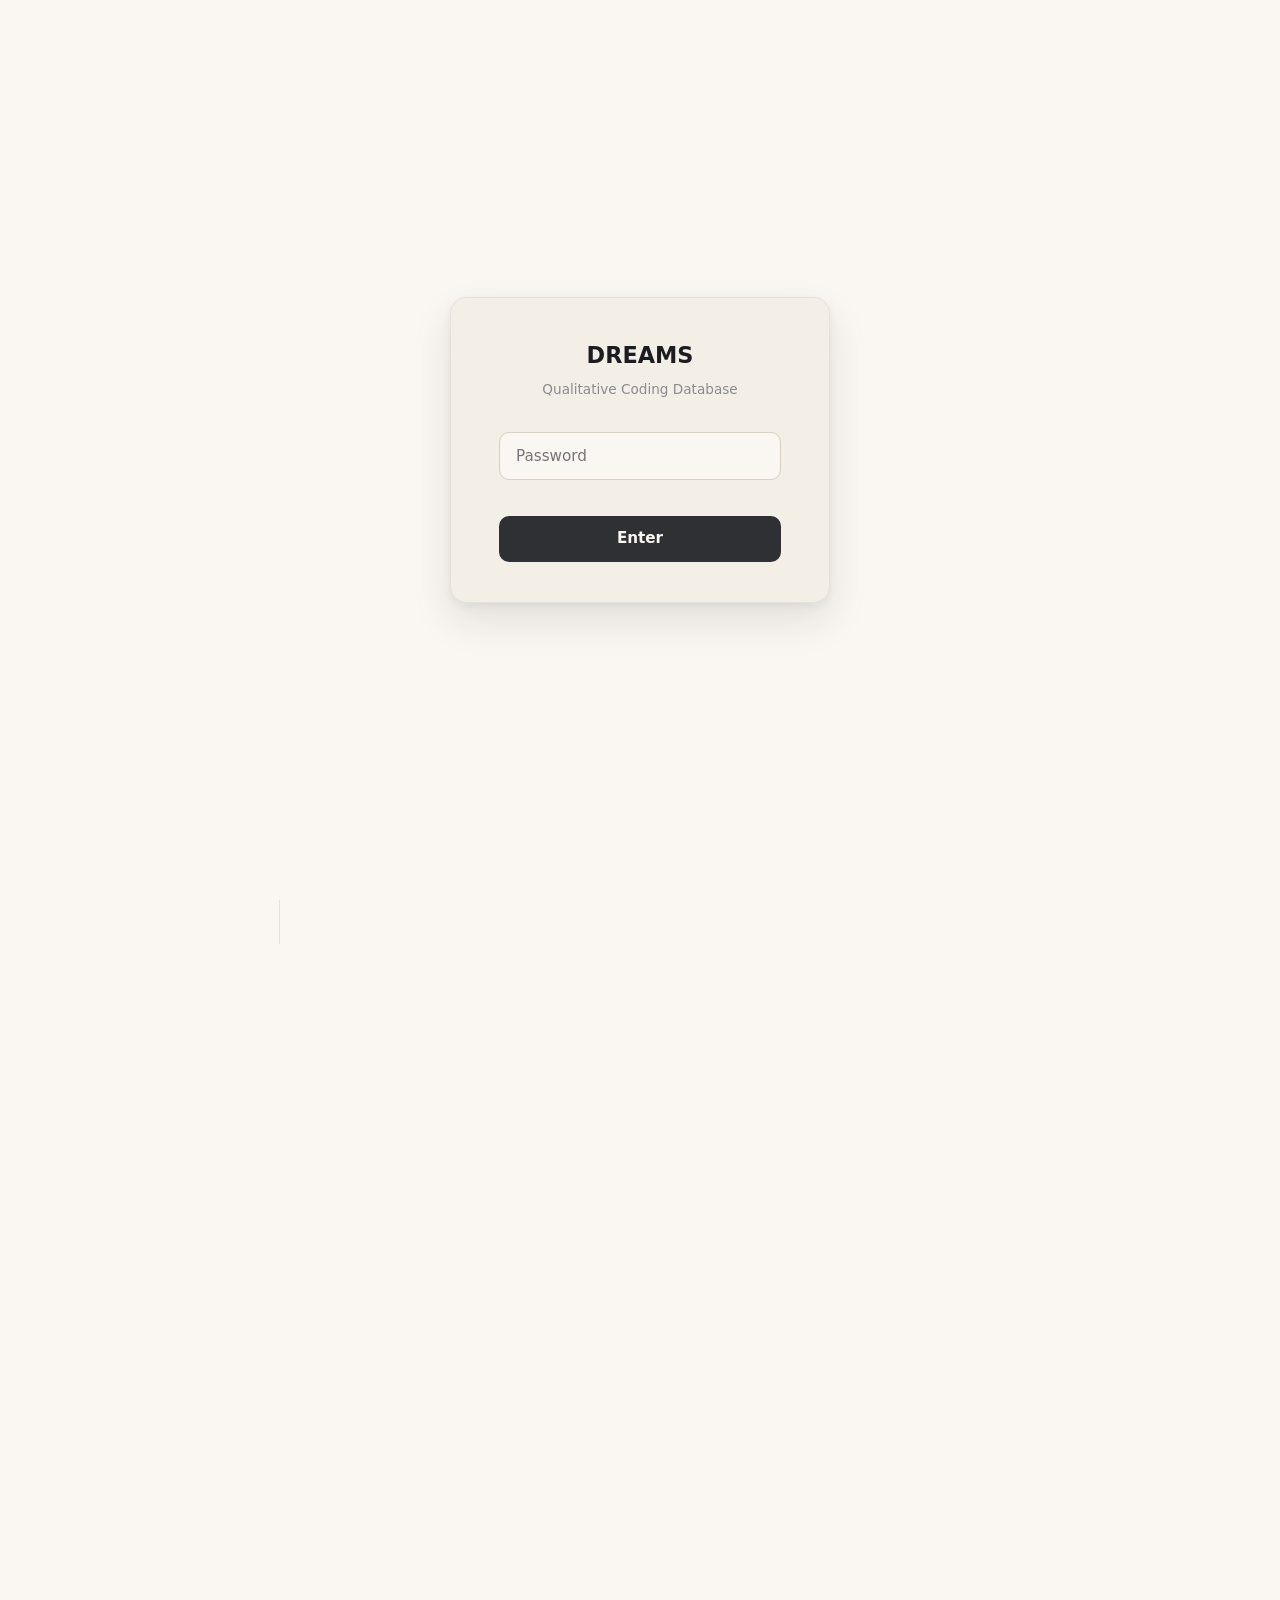
<file: qualitative/index.html>
<!doctype html>
<html lang="en">
<head>
<meta charset="utf-8">
<meta name="viewport" content="width=device-width,initial-scale=1">
<title>DREAMS — Coded Quotes</title>
<link rel="stylesheet" href="progress-widget.css">
<script defer src="progress-widget.js"></script>
<script>
  // Mobile redirect — bounces narrow viewports to mobile.html.
  // Skipped if user explicitly chose desktop via the mobile footer link.
  (function () {
    if (sessionStorage.getItem("dreams_force_desktop") === "1") return;
    var mq = window.matchMedia("(max-width: 880px)");
    if (mq.matches) {
      window.location.replace("mobile.html" + window.location.search + window.location.hash);
      return;
    }
    var onChange = function (e) {
      if (e.matches && sessionStorage.getItem("dreams_force_desktop") !== "1") {
        window.location.replace("mobile.html" + window.location.search + window.location.hash);
      }
    };
    if (mq.addEventListener) mq.addEventListener("change", onChange);
    else if (mq.addListener) mq.addListener(onChange);
  })();
</script>
<style>
  /* ---------- Design tokens ---------- */
  :root {
    --paper:        #FAF7F2;
    --paper-2:      #F4EFE6;
    --ink:          #1C1D22;
    --ink-2:        #4A4B53;
    --ink-3:        #8A8B91;
    --line:         #E6E1D6;
    --line-2:       #D6D0C2;
    --accent:       #2E3033;
    --highlight:    #FFE9A8;

    /* Base palette — warm, considered, accessible (hues reused by themes below) */
    --d-comm:       #B07B2E;  --d-comm-bg:    #F4E9D2;  --d-comm-soft:  #FBF4E2;
    --d-symp:       #B14A3F;  --d-symp-bg:    #F2D8D2;  --d-symp-soft:  #FAE7E2;
    --d-fam:        #4F7A4E;  --d-fam-bg:     #DEE9D9;  --d-fam-soft:   #ECF2E7;
    --d-pcc:        #6B5391;  --d-pcc-bg:     #E1D9EB;  --d-pcc-soft:   #EFE9F4;
    --d-out:        #6E6F77;  --d-out-bg:     #DEDED9;  --d-out-soft:   #ECECE7;

    /* Theme palette (codebook v2) — t1..t4 are the four themes, t0 is
       deprecated/unthemed. Aliases onto the base palette so the light/dark
       values stay defined in one place; slugs (not labels) key the CSS, so
       renaming a theme never touches this stylesheet. */
    --t1:  var(--d-comm);  --t1-bg:  var(--d-comm-bg);  --t1-soft:  var(--d-comm-soft);
    --t2:  var(--d-pcc);   --t2-bg:  var(--d-pcc-bg);   --t2-soft:  var(--d-pcc-soft);
    --t3:  var(--d-symp);  --t3-bg:  var(--d-symp-bg);  --t3-soft:  var(--d-symp-soft);
    --t4:  var(--d-fam);   --t4-bg:  var(--d-fam-bg);   --t4-soft:  var(--d-fam-soft);
    --t0:  var(--d-out);   --t0-bg:  var(--d-out-bg);   --t0-soft:  var(--d-out-soft);

    /* Arm palette */
    --arm-dxm:      #2F5D8B;  --arm-dxm-bg:   #DAE5EE;
    --arm-mdz:      #8B5A2F;  --arm-mdz-bg:   #EFE3D5;

    --shadow-sm:    0 1px 2px rgba(28,29,34,.04), 0 1px 1px rgba(28,29,34,.03);
    --shadow:       0 4px 14px rgba(28,29,34,.06), 0 2px 4px rgba(28,29,34,.04);
    --shadow-lg:    0 18px 40px rgba(28,29,34,.10), 0 4px 10px rgba(28,29,34,.05);

    --radius-sm:    6px;
    --radius:       10px;
    --radius-lg:    16px;

    --ui:           -apple-system, BlinkMacSystemFont, "Segoe UI", system-ui, "Helvetica Neue", Arial, sans-serif;
    --serif:        "Iowan Old Style", "Palatino", "Charter", "Georgia", "Times New Roman", serif;
    --mono:         ui-monospace, SFMono-Regular, "SF Mono", Menlo, Monaco, Consolas, monospace;
  }

  @media (prefers-color-scheme: dark) {
    :root {
      --paper:      #16171B;
      --paper-2:    #1E1F24;
      --ink:        #ECEAE3;
      --ink-2:      #B5B4AE;
      --ink-3:      #76777E;
      --line:       #2A2B30;
      --line-2:     #353740;
      --accent:     #ECEAE3;
      --highlight:  #6B5414;

      --d-comm:     #E1B868;  --d-comm-bg:    #3D3220;  --d-comm-soft:  #2A2418;
      --d-symp:     #E58B7E;  --d-symp-bg:    #402523;  --d-symp-soft:  #2C1B1A;
      --d-fam:      #99C18F;  --d-fam-bg:     #243321;  --d-fam-soft:   #1B2519;
      --d-pcc:      #B4A3DC;  --d-pcc-bg:     #2D2940;  --d-pcc-soft:   #211E2E;
      --d-out:      #B4B5BB;  --d-out-bg:     #2C2D32;  --d-out-soft:   #212126;

      --arm-dxm:    #8AB4D9;  --arm-dxm-bg:   #1F2D3B;
      --arm-mdz:    #D2A57A;  --arm-mdz-bg:   #34281C;
    }
  }

  /* ---------- Reset / base ---------- */
  *, *::before, *::after { box-sizing: border-box; }
  html, body { height: 100%; }
  body {
    margin: 0;
    font-family: var(--ui);
    font-size: 14.5px;
    line-height: 1.55;
    color: var(--ink);
    background: var(--paper);
    -webkit-font-smoothing: antialiased;
    -moz-osx-font-smoothing: grayscale;
    text-rendering: optimizeLegibility;
  }
  button { font: inherit; color: inherit; cursor: pointer; }
  input, select, textarea { font: inherit; color: inherit; }
  ::selection { background: var(--highlight); color: var(--ink); }

  /* ---------- App layout ---------- */
  .app {
    display: grid;
    /* minmax(0, 1fr): without the 0 minimum the nowrap quote line in list view
       sizes the column to the longest quote, and the whole page scrolls
       sideways instead of the line ellipsing. */
    grid-template-columns: 280px minmax(0, 1fr);
    grid-template-rows: auto 1fr;
    grid-template-areas:
      "header header"
      "side    main";
    min-height: 100vh;
  }

  /* ---------- Header ---------- */
  header {
    grid-area: header;
    position: sticky; top: 0; z-index: 30;
    background: color-mix(in srgb, var(--paper) 88%, transparent);
    backdrop-filter: saturate(1.2) blur(14px);
    -webkit-backdrop-filter: saturate(1.2) blur(14px);
    border-bottom: 1px solid var(--line);
  }
  .header-inner {
    display: flex; align-items: center; gap: 18px;
    padding: 14px 28px;
    /* Wrap rather than overflow — the bar gained the scope toggle and no longer
       fits every desktop width in one line. */
    flex-wrap: wrap;
    row-gap: 10px;
  }
  .brand {
    display: flex; align-items: baseline; gap: 10px;
    user-select: none;
  }
  .brand .mark {
    font-family: var(--serif);
    font-style: italic;
    font-size: 22px;
    letter-spacing: .01em;
    color: var(--ink);
  }
  .brand .mark::first-letter { color: var(--d-symp); }
  .brand .sub {
    font-size: 11px;
    letter-spacing: .14em;
    text-transform: uppercase;
    color: var(--ink-3);
  }
  .matrix-link {
    display: inline-flex; align-items: center; gap: 6px;
    height: 34px;
    padding: 0 12px;
    border: 1px solid var(--line);
    background: var(--paper-2);
    color: var(--ink-2);
    border-radius: 8px;
    font-size: 12.5px;
    font-weight: 500;
    text-decoration: none;
    flex-shrink: 0;
    transition: background .12s, color .12s, border-color .12s;
  }
  .matrix-link:hover { background: var(--paper); color: var(--ink); border-color: var(--line-2); }
  .matrix-link svg { width: 14px; height: 14px; flex-shrink: 0; }
  .search {
    flex: 1 1 260px;
    min-width: 200px;
    max-width: 620px;
    position: relative;
  }
  .search input {
    width: 100%;
    height: 40px;
    border: 1px solid var(--line);
    background: var(--paper-2);
    border-radius: 999px;
    padding: 0 16px 0 42px;
    color: var(--ink);
    transition: border-color .15s, background .15s, box-shadow .15s;
  }
  .search input:focus {
    outline: none;
    border-color: var(--ink-3);
    background: var(--paper);
    box-shadow: 0 0 0 4px color-mix(in srgb, var(--ink) 5%, transparent);
  }
  .search::before {
    content: "";
    position: absolute; left: 14px; top: 50%; transform: translateY(-50%);
    width: 18px; height: 18px;
    background: currentColor;
    color: var(--ink-3);
    -webkit-mask: url("data:image/svg+xml;utf8,<svg xmlns='http://www.w3.org/2000/svg' viewBox='0 0 24 24'><path fill='none' stroke='black' stroke-width='2' stroke-linecap='round' d='M11 19a8 8 0 1 1 0-16 8 8 0 0 1 0 16Zm6.5-1.5L21 21'/></svg>") center/contain no-repeat;
            mask: url("data:image/svg+xml;utf8,<svg xmlns='http://www.w3.org/2000/svg' viewBox='0 0 24 24'><path fill='none' stroke='black' stroke-width='2' stroke-linecap='round' d='M11 19a8 8 0 1 1 0-16 8 8 0 0 1 0 16Zm6.5-1.5L21 21'/></svg>") center/contain no-repeat;
    pointer-events: none;
  }
  .search-clear {
    position: absolute; right: 8px; top: 50%; transform: translateY(-50%);
    width: 26px; height: 26px;
    border: 0; background: transparent; color: var(--ink-3);
    border-radius: 50%;
    display: none; align-items: center; justify-content: center;
  }
  .search-clear:hover { background: var(--paper-2); color: var(--ink); }
  .search.has-value .search-clear { display: inline-flex; }

  .sort {
    display: flex; align-items: center; gap: 8px;
    color: var(--ink-2);
    font-size: 13px;
  }
  .sort label { color: var(--ink-3); }
  .sort select {
    height: 34px;
    padding: 0 28px 0 12px;
    border: 1px solid var(--line);
    background: var(--paper-2);
    border-radius: 8px;
    appearance: none;
    background-image: url("data:image/svg+xml;utf8,<svg xmlns='http://www.w3.org/2000/svg' viewBox='0 0 24 24'><path fill='none' stroke='%238A8B91' stroke-width='2' stroke-linecap='round' stroke-linejoin='round' d='m6 9 6 6 6-6'/></svg>");
    background-repeat: no-repeat;
    background-position: right 8px center;
    background-size: 14px;
    cursor: pointer;
  }
  .sort select:focus { outline: none; border-color: var(--ink-3); }

  .count {
    font-variant-numeric: tabular-nums;
    color: var(--ink-3);
    font-size: 12.5px;
    letter-spacing: .04em;
    white-space: nowrap;
  }
  .count strong { color: var(--ink); font-weight: 600; }

  /* ---------- Sidebar ---------- */
  aside {
    grid-area: side;
    border-right: 1px solid var(--line);
    padding: 24px 22px 80px;
    position: sticky;
    top: 69px;                  /* header height */
    align-self: start;
    height: calc(100vh - 69px);
    overflow-y: auto;
    scrollbar-width: thin;
  }
  aside::-webkit-scrollbar { width: 8px; }
  aside::-webkit-scrollbar-thumb { background: var(--line-2); border-radius: 8px; }

  .filter-head {
    display: flex; align-items: center; justify-content: space-between;
    margin: 0 0 14px;
  }
  .filter-head h2 {
    margin: 0;
    font-size: 11px;
    letter-spacing: .16em;
    text-transform: uppercase;
    color: var(--ink-3);
    font-weight: 600;
  }
  .reset {
    border: 0; background: transparent;
    color: var(--ink-3); font-size: 12px;
    padding: 4px 6px; border-radius: 6px;
  }
  .reset:hover { color: var(--ink); background: var(--paper-2); }
  .reset:disabled { opacity: 0; pointer-events: none; }

  details.facet {
    border-top: 1px solid var(--line);
    padding: 12px 0;
  }
  details.facet:last-child { border-bottom: 1px solid var(--line); }
  details.facet > summary {
    list-style: none;
    cursor: pointer;
    display: flex; align-items: center; justify-content: space-between;
    padding: 6px 2px;
    font-weight: 600;
    font-size: 13px;
    color: var(--ink);
    user-select: none;
  }
  details.facet > summary::-webkit-details-marker { display: none; }
  details.facet > summary::after {
    content: "";
    width: 10px; height: 10px;
    border-right: 1.5px solid var(--ink-3);
    border-bottom: 1.5px solid var(--ink-3);
    transform: rotate(45deg) translate(-2px, -2px);
    transition: transform .15s;
  }
  details.facet[open] > summary::after { transform: rotate(-135deg) translate(-2px, -2px); }
  details.facet > summary .badge {
    margin-left: auto; margin-right: 10px;
    background: var(--paper-2);
    color: var(--ink-2);
    font-size: 11px;
    padding: 2px 7px;
    border-radius: 999px;
    font-variant-numeric: tabular-nums;
    font-weight: 500;
  }
  details.facet > summary .badge:empty { display: none; }

  .options {
    display: flex; flex-direction: column;
    gap: 1px;
    margin-top: 6px;
  }
  .opt {
    display: flex; align-items: center; gap: 10px;
    padding: 6px 8px;
    border-radius: 6px;
    cursor: pointer;
    font-size: 13.5px;
    color: var(--ink-2);
    transition: background .12s, color .12s;
  }
  .opt:hover { background: var(--paper-2); color: var(--ink); }
  .opt input { margin: 0; accent-color: var(--ink); }
  .opt .label { flex: 1; }
  .opt .n {
    font-size: 11.5px; color: var(--ink-3);
    font-variant-numeric: tabular-nums;
  }
  .opt .swatch {
    width: 9px; height: 9px; border-radius: 50%;
    background: var(--ink-3);
    flex-shrink: 0;
  }
  .opt[data-checked="true"] {
    color: var(--ink);
    background: var(--paper-2);
  }

  /* ---------- Main / cards ---------- */
  main {
    grid-area: main;
    padding: 26px 28px 140px;
    max-width: 100%;
  }

  .toolbar-info {
    display: flex; align-items: center; gap: 14px;
    padding: 0 2px 18px;
    flex-wrap: wrap;
    row-gap: 10px;
  }
  .active-chips { display: flex; gap: 6px; flex-wrap: wrap; }
  .active-chip {
    display: inline-flex; align-items: center; gap: 6px;
    background: var(--paper-2);
    border: 1px solid var(--line);
    border-radius: 999px;
    padding: 4px 6px 4px 10px;
    font-size: 12px;
    color: var(--ink-2);
  }
  .active-chip button {
    border: 0; background: transparent;
    width: 18px; height: 18px;
    display: inline-flex; align-items: center; justify-content: center;
    border-radius: 50%;
    color: var(--ink-3);
    line-height: 1;
  }
  .active-chip button:hover { background: var(--line); color: var(--ink); }

  .grid {
    display: grid;
    grid-template-columns: repeat(auto-fill, minmax(360px, 1fr));
    gap: 18px;
  }

  .card {
    --c:    var(--d-out);
    --c-bg: var(--d-out-bg);
    --c-soft: var(--d-out-soft);

    position: relative;
    background: var(--paper);
    border: 1px solid var(--line);
    border-radius: var(--radius-lg);
    padding: 20px 22px 18px;
    box-shadow: var(--shadow-sm);
    transition: transform .18s ease, box-shadow .18s ease, border-color .18s ease;
    overflow: hidden;
    display: flex; flex-direction: column;
    min-height: 180px;
  }
  .card::before {
    content: "";
    position: absolute; left: 0; top: 0; bottom: 0;
    width: 4px;
    background: var(--c);
    border-top-left-radius: var(--radius-lg);
    border-bottom-left-radius: var(--radius-lg);
  }
  .card:hover {
    transform: translateY(-2px);
    box-shadow: var(--shadow);
    border-color: var(--line-2);
  }

  .card[data-theme="t1"] { --c: var(--t1); --c-bg: var(--t1-bg); --c-soft: var(--t1-soft); }
  .card[data-theme="t2"] { --c: var(--t2); --c-bg: var(--t2-bg); --c-soft: var(--t2-soft); }
  .card[data-theme="t3"] { --c: var(--t3); --c-bg: var(--t3-bg); --c-soft: var(--t3-soft); }
  .card[data-theme="t4"] { --c: var(--t4); --c-bg: var(--t4-bg); --c-soft: var(--t4-soft); }
  .card[data-theme="t0"] { --c: var(--t0); --c-bg: var(--t0-bg); --c-soft: var(--t0-soft); }

  .card-head {
    display: flex; align-items: baseline; justify-content: space-between;
    gap: 12px;
    margin-bottom: 10px;
  }
  .domain {
    font-size: 11px;
    letter-spacing: .12em;
    text-transform: uppercase;
    font-weight: 600;
    color: var(--c);
  }
  .id {
    font-family: var(--mono);
    font-size: 11px;
    color: var(--ink-3);
    font-variant-numeric: tabular-nums;
  }

  .quote {
    font-family: var(--serif);
    font-size: 17px;
    line-height: 1.5;
    color: var(--ink);
    margin: 4px 0 14px;
    position: relative;
    padding-left: 14px;
  }
  .quote::before {
    content: "\201C";
    position: absolute;
    left: -2px; top: -10px;
    font-size: 38px;
    color: var(--c);
    opacity: .55;
    font-family: var(--serif);
    line-height: 1;
  }
  mark {
    background: var(--highlight);
    color: var(--ink);
    padding: 0 2px;
    border-radius: 2px;
  }

  .note {
    font-size: 13px;
    color: var(--ink-2);
    background: var(--c-soft);
    border-radius: 8px;
    padding: 8px 10px;
    margin-bottom: 12px;
    border: 1px solid color-mix(in srgb, var(--c) 14%, transparent);
  }
  .note::before {
    content: "Note  ·  ";
    font-size: 10.5px;
    letter-spacing: .12em;
    text-transform: uppercase;
    color: var(--c);
    font-weight: 600;
  }

  .chips {
    display: flex; flex-wrap: wrap; gap: 6px;
    margin-top: auto;
    padding-top: 12px;
    border-top: 1px dashed var(--line);
  }
  .chip {
    display: inline-flex; align-items: center; gap: 6px;
    font-size: 11.5px;
    padding: 3px 9px;
    border-radius: 999px;
    background: var(--paper-2);
    color: var(--ink-2);
    border: 1px solid var(--line);
    line-height: 1.6;
    font-weight: 500;
  }
  .chip.stream {
    background: var(--c-bg);
    color: var(--c);
    border-color: color-mix(in srgb, var(--c) 22%, transparent);
    font-weight: 600;
  }
  .chip.arm-DXM { background: var(--arm-dxm-bg); color: var(--arm-dxm); border-color: color-mix(in srgb, var(--arm-dxm) 22%, transparent); font-weight: 600; }
  .chip.arm-MDZ { background: var(--arm-mdz-bg); color: var(--arm-mdz); border-color: color-mix(in srgb, var(--arm-mdz) 22%, transparent); font-weight: 600; }
  .chip .dot { width: 5px; height: 5px; border-radius: 50%; background: currentColor; }

  /* v1 provenance chip — retired sub-code carried on legacy rows (codebook v2
     Appendix A). Deliberately quiet: retrieval aid, not a grouping dimension. */
  .chip.prov {
    background: transparent;
    border-style: dashed;
    border-color: var(--line-2);
    color: var(--ink-3);
    font-size: 11px;
    font-weight: 500;
  }
  .chip.prov::before {
    content: "v1";
    font-family: var(--mono);
    font-size: 9.5px;
    letter-spacing: .06em;
    color: var(--ink-3);
    opacity: .8;
    margin-right: 1px;
  }
  /* Deprecated marker — status flag, never a deletion (D12/D13) */
  .chip.dep {
    background: var(--t0-bg);
    color: var(--ink-2);
    border-color: color-mix(in srgb, var(--ink-3) 35%, transparent);
    font-weight: 600;
    letter-spacing: .06em;
    font-size: 10.5px;
    text-transform: uppercase;
  }

  /* Empty state */
  .empty {
    grid-column: 1 / -1;
    text-align: center;
    padding: 80px 20px;
    color: var(--ink-3);
  }
  .empty .big { font-family: var(--serif); font-size: 28px; color: var(--ink-2); margin-bottom: 6px; }
  .empty .small { font-size: 13.5px; }

  /* ---------- View toggle (segmented) ---------- */
  .view-toggle {
    display: inline-flex;
    background: var(--paper-2);
    border: 1px solid var(--line);
    border-radius: 8px;
    padding: 2px;
    gap: 2px;
  }
  .view-toggle button {
    border: 0; background: transparent;
    padding: 6px 10px;
    border-radius: 6px;
    color: var(--ink-3);
    font-size: 12.5px;
    font-weight: 500;
    display: inline-flex; align-items: center; gap: 6px;
    line-height: 1;
    transition: background .12s, color .12s;
  }
  .view-toggle button:hover { color: var(--ink); }
  .view-toggle button[aria-pressed="true"] {
    background: var(--paper);
    color: var(--ink);
    box-shadow: var(--shadow-sm);
  }
  .view-toggle svg { width: 14px; height: 14px; flex-shrink: 0; }

  /* ---------- Group pill bar ---------- */
  .group-pills {
    display: flex; align-items: center; flex-wrap: wrap;
    gap: 6px;
  }
  .group-pills .group-label {
    font-size: 11px;
    letter-spacing: .14em;
    text-transform: uppercase;
    color: var(--ink-3);
    margin-right: 4px;
    font-weight: 600;
  }
  .group-pills .pill {
    border: 1px solid var(--line);
    background: var(--paper-2);
    color: var(--ink-2);
    padding: 5px 12px;
    border-radius: 999px;
    font-size: 12.5px;
    font-weight: 500;
    display: inline-flex; align-items: center; gap: 6px;
    line-height: 1;
    transition: background .12s, color .12s, border-color .12s;
  }
  .group-pills .pill:hover {
    background: var(--paper);
    color: var(--ink);
    border-color: var(--line-2);
  }
  .group-pills .pill[aria-pressed="true"] {
    background: var(--ink);
    color: var(--paper);
    border-color: var(--ink);
  }
  .group-pills .pill .order {
    width: 16px; height: 16px;
    border-radius: 50%;
    font-size: 10px;
    font-weight: 700;
    display: none;
    align-items: center; justify-content: center;
    background: color-mix(in srgb, var(--paper) 22%, transparent);
    font-variant-numeric: tabular-nums;
    margin-left: -2px;
  }
  .group-pills .pill[aria-pressed="true"] .order { display: inline-flex; }
  .group-pills .pill[aria-pressed="true"] .order:empty::before { content: "•"; }
  .group-pills .pill-clear {
    position: relative;
    margin-left: 14px;
    border: 1px solid var(--line-2);
    background: var(--paper);
    color: var(--ink-2);
    font-size: 12.5px;
    font-weight: 600;
    padding: 5px 12px 5px 10px;
    border-radius: 999px;
    display: inline-flex; align-items: center; gap: 6px;
    line-height: 1;
    transition: background .12s, color .12s, border-color .12s, transform .08s;
  }
  .group-pills .pill-clear::before {
    content: "";
    position: absolute;
    left: -8px; top: 4px; bottom: 4px;
    width: 1px;
    background: var(--line);
  }
  .group-pills .pill-clear::after {
    content: "";
    width: 12px; height: 12px;
    background: currentColor;
    -webkit-mask: url("data:image/svg+xml;utf8,<svg xmlns='http://www.w3.org/2000/svg' viewBox='0 0 24 24'><path fill='none' stroke='black' stroke-width='2.5' stroke-linecap='round' d='M6 6l12 12M18 6 6 18'/></svg>") center/contain no-repeat;
            mask: url("data:image/svg+xml;utf8,<svg xmlns='http://www.w3.org/2000/svg' viewBox='0 0 24 24'><path fill='none' stroke='black' stroke-width='2.5' stroke-linecap='round' d='M6 6l12 12M18 6 6 18'/></svg>") center/contain no-repeat;
    order: -1;
    opacity: .7;
  }
  .group-pills .pill-clear:hover {
    background: var(--d-symp-soft);
    color: var(--d-symp);
    border-color: color-mix(in srgb, var(--d-symp) 35%, transparent);
  }
  .group-pills .pill-clear:hover::after { opacity: 1; }
  .group-pills .pill-clear:active { transform: scale(.97); }

  /* ---------- Group sections (nestable) ---------- */
  .group-section { margin-bottom: 22px; }
  .group-section:last-child { margin-bottom: 0; }
  .group-section .group-section { margin-bottom: 14px; }
  .group-section .group-section:last-child { margin-bottom: 4px; }

  .group-head {
    display: flex; align-items: baseline; gap: 10px;
    padding: 6px 4px 10px;
    border-bottom: 1px solid var(--line);
    margin-bottom: 14px;
  }
  .group-head .gbar {
    width: 9px; height: 9px; border-radius: 50%;
    background: var(--g, var(--ink-3));
    align-self: center;
    flex-shrink: 0;
  }
  .group-head .gkey {
    font-size: 10.5px;
    letter-spacing: .14em;
    text-transform: uppercase;
    color: var(--ink-3);
    font-weight: 600;
  }
  .group-head .gtitle {
    font-family: var(--serif);
    font-size: 19px;
    color: var(--ink);
    font-style: italic;
    letter-spacing: .005em;
  }
  .group-head .gcount {
    font-size: 11.5px;
    color: var(--ink-3);
    font-variant-numeric: tabular-nums;
    letter-spacing: .04em;
    margin-left: auto;
    background: var(--paper-2);
    padding: 2px 8px;
    border-radius: 999px;
  }
  /* Nested levels: smaller, lighter divider, indented */
  .group-section .group-section .group-head {
    padding: 4px 2px 6px;
    margin-bottom: 10px;
    border-bottom: 1px dashed var(--line);
  }
  .group-section .group-section .group-head .gtitle { font-size: 15px; }
  .group-section .group-section .group-head .gbar { width: 7px; height: 7px; }
  .group-section .group-section { padding-left: 14px; border-left: 1px solid var(--line); }
  .group-section .group-section .group-section { padding-left: 10px; }
  .group-section .group-section .group-section .group-head .gtitle { font-size: 13px; font-style: normal; font-weight: 600; }

  /* ---------- Compact list ---------- */
  .list {
    display: flex; flex-direction: column;
    border: 1px solid var(--line);
    border-radius: var(--radius);
    overflow: hidden;
    background: var(--paper);
    box-shadow: var(--shadow-sm);
  }
  .list .row {
    --c: var(--d-out);
    --c-bg: var(--d-out-bg);
    --c-soft: var(--d-out-soft);
    position: relative;
    display: flex; align-items: center; gap: 12px;
    padding: 9px 14px 9px 18px;
    border-top: 1px solid var(--line);
    cursor: pointer;
    transition: background .1s;
    font-size: 13.5px;
  }
  .list .row:first-child { border-top: 0; }
  .list .row::before {
    content: "";
    position: absolute; left: 0; top: 0; bottom: 0;
    width: 3px;
    background: var(--c);
  }
  .list .row[data-theme="t1"] { --c: var(--t1); --c-bg: var(--t1-bg); --c-soft: var(--t1-soft); }
  .list .row[data-theme="t2"] { --c: var(--t2); --c-bg: var(--t2-bg); --c-soft: var(--t2-soft); }
  .list .row[data-theme="t3"] { --c: var(--t3); --c-bg: var(--t3-bg); --c-soft: var(--t3-soft); }
  .list .row[data-theme="t4"] { --c: var(--t4); --c-bg: var(--t4-bg); --c-soft: var(--t4-soft); }
  .list .row[data-theme="t0"] { --c: var(--t0); --c-bg: var(--t0-bg); --c-soft: var(--t0-soft); }

  .list .row:hover { background: color-mix(in srgb, var(--c) 5%, var(--paper)); }
  .list .row[aria-expanded="true"] {
    background: color-mix(in srgb, var(--c) 6%, var(--paper));
    border-top-color: color-mix(in srgb, var(--c) 22%, transparent);
  }

  .list .row .meta {
    display: flex; align-items: center; gap: 8px;
    flex-shrink: 0;
    width: 372px;          /* widened for the theme tag (was 320 for sub-codes) */
    overflow: hidden;
  }
  .list .row .pat {
    font-weight: 600; color: var(--ink);
    font-variant-numeric: tabular-nums;
    width: 56px;
  }
  .list .row .arm-pill {
    font-size: 10.5px;
    font-weight: 700;
    letter-spacing: .04em;
    padding: 2px 7px;
    border-radius: 4px;
    background: var(--paper-2);
  }
  .list .row .arm-pill.DXM { background: var(--arm-dxm-bg); color: var(--arm-dxm); }
  .list .row .arm-pill.MDZ { background: var(--arm-mdz-bg); color: var(--arm-mdz); }
  .list .row .day { color: var(--ink-2); width: 52px; font-variant-numeric: tabular-nums; }
  .list .row .disc { color: var(--ink-3); width: 64px; font-size: 12px; }
  .list .row .theme-tag {
    font-size: 11.5px;
    background: var(--c-bg);
    color: var(--c);
    padding: 2px 8px;
    border-radius: 999px;
    font-weight: 600;
    border: 1px solid color-mix(in srgb, var(--c) 22%, transparent);
    white-space: nowrap;
    overflow: hidden;
    text-overflow: ellipsis;
    max-width: 168px;      /* fits the longest short theme label */
  }
  .list .row .qline {
    flex: 1;
    color: var(--ink-2);
    font-family: var(--serif);
    font-size: 14.5px;
    overflow: hidden;
    text-overflow: ellipsis;
    white-space: nowrap;
    min-width: 0;
  }
  .list .row .id {
    font-family: var(--mono);
    color: var(--ink-3);
    font-size: 11px;
    flex-shrink: 0;
  }

  .list .row[aria-expanded="true"] {
    flex-wrap: wrap;
    padding-top: 14px;
    padding-bottom: 18px;
  }
  .list .row[aria-expanded="true"] .qline { display: none; }
  .list .row[aria-expanded="true"] .id { align-self: flex-start; }

  .list .row .expanded {
    display: none;
    flex-basis: 100%;
    margin-top: 12px;
    padding-top: 14px;
    border-top: 1px dashed color-mix(in srgb, var(--c) 28%, transparent);
  }
  .list .row[aria-expanded="true"] .expanded {
    display: grid;
    grid-template-columns: minmax(0, 1fr);
    gap: 12px;
  }
  .list .row .expanded .domain-tag {
    font-size: 10.5px;
    letter-spacing: .14em;
    text-transform: uppercase;
    color: var(--c);
    font-weight: 700;
  }
  .list .row .expanded .full-quote {
    font-family: var(--serif);
    font-size: 17.5px;
    line-height: 1.5;
    color: var(--ink);
    padding-left: 18px;
    position: relative;
    margin: -2px 0 0;
  }
  .list .row .expanded .full-quote::before {
    content: "\201C";
    position: absolute; left: 0; top: -10px;
    font-size: 38px;
    color: var(--c);
    opacity: .55;
    font-family: var(--serif);
    line-height: 1;
  }
  .list .row .expanded .note {
    font-size: 13px;
    color: var(--ink-2);
    background: var(--c-soft);
    border-radius: 10px;
    padding: 10px 12px;
    border: 1px solid color-mix(in srgb, var(--c) 14%, transparent);
  }
  .list .row .expanded .note::before {
    content: "Note  ·  ";
    font-size: 10.5px;
    letter-spacing: .14em;
    text-transform: uppercase;
    color: var(--c);
    font-weight: 700;
  }
  .list .row .expanded .ex-chips {
    display: flex; flex-wrap: wrap; gap: 6px;
  }
  .list .row .expanded .ex-chips .chip {
    display: inline-flex; align-items: center; gap: 6px;
    font-size: 11.5px;
    padding: 3px 9px;
    border-radius: 999px;
    background: var(--paper-2);
    color: var(--ink-2);
    border: 1px solid var(--line);
    line-height: 1.6;
    font-weight: 500;
  }
  .list .row .expanded .ex-chips .chip.stream {
    background: var(--c-bg);
    color: var(--c);
    border-color: color-mix(in srgb, var(--c) 22%, transparent);
    font-weight: 600;
  }
  .list .row .expanded .ex-chips .chip.stream .dot {
    width: 5px; height: 5px; border-radius: 50%; background: currentColor;
  }
  .list .row .expanded .ex-chips .chip.arm-DXM { background: var(--arm-dxm-bg); color: var(--arm-dxm); border-color: color-mix(in srgb, var(--arm-dxm) 22%, transparent); font-weight: 600; }
  .list .row .expanded .ex-chips .chip.arm-MDZ { background: var(--arm-mdz-bg); color: var(--arm-mdz); border-color: color-mix(in srgb, var(--arm-mdz) 22%, transparent); font-weight: 600; }
  .list .row .expanded .src {
    font-family: var(--mono);
    font-size: 11px;
    color: var(--ink-3);
    display: inline-flex; align-items: center; gap: 6px;
  }
  .list .row .expanded .src::before {
    content: "";
    width: 11px; height: 13px;
    background: currentColor;
    -webkit-mask: url("data:image/svg+xml;utf8,<svg xmlns='http://www.w3.org/2000/svg' viewBox='0 0 24 24'><path fill='none' stroke='black' stroke-width='2' stroke-linecap='round' stroke-linejoin='round' d='M14 3H6a2 2 0 0 0-2 2v14a2 2 0 0 0 2 2h12a2 2 0 0 0 2-2V9l-6-6Zm0 0v6h6'/></svg>") center/contain no-repeat;
            mask: url("data:image/svg+xml;utf8,<svg xmlns='http://www.w3.org/2000/svg' viewBox='0 0 24 24'><path fill='none' stroke='black' stroke-width='2' stroke-linecap='round' stroke-linejoin='round' d='M14 3H6a2 2 0 0 0-2 2v14a2 2 0 0 0 2 2h12a2 2 0 0 0 2-2V9l-6-6Zm0 0v6h6'/></svg>") center/contain no-repeat;
    opacity: .8;
  }

  /* ---------- Deprecated rows (audit view) ----------
     Out-of-scope under the v3 question (D12/D13) but retained forever — the
     status is a flag, never a deletion. Shown only when the scope toggle asks
     for them, and always visibly demoted. */
  .card.deprecated,
  .list .row.deprecated { --c: var(--t0); --c-bg: var(--t0-bg); --c-soft: var(--t0-soft); }
  .card.deprecated {
    background: color-mix(in srgb, var(--paper-2) 70%, var(--paper));
    border-style: dashed;
    box-shadow: none;
  }
  .card.deprecated .quote,
  .list .row.deprecated .qline,
  .list .row.deprecated .expanded .full-quote {
    color: var(--ink-3);
    text-decoration: line-through;
    text-decoration-thickness: from-font;
    text-decoration-color: color-mix(in srgb, var(--ink-3) 45%, transparent);
  }
  .card.deprecated .quote::before,
  .list .row.deprecated .expanded .full-quote::before { opacity: .3; }
  .card.deprecated .domain,
  .list .row.deprecated .expanded .theme-line { color: var(--ink-3); }
  .list .row.deprecated { background: color-mix(in srgb, var(--paper-2) 45%, var(--paper)); }
  .list .row.deprecated .pat,
  .list .row.deprecated .day { color: var(--ink-3); font-weight: 500; }

  /* ---------- Scope toggle (in-scope vs audit) ---------- */
  .scope-toggle { display: inline-flex; align-items: center; gap: 8px; }
  .scope-toggle > .lab {
    font-size: 11px;
    letter-spacing: .14em;
    text-transform: uppercase;
    color: var(--ink-3);
    font-weight: 600;
  }
  .scope-toggle .seg {
    display: inline-flex;
    background: var(--paper-2);
    border: 1px solid var(--line);
    border-radius: 8px;
    padding: 2px;
    gap: 2px;
  }
  .scope-toggle .seg button {
    border: 0; background: transparent;
    padding: 6px 10px;
    border-radius: 6px;
    color: var(--ink-3);
    font-size: 12.5px;
    font-weight: 500;
    line-height: 1;
    transition: background .12s, color .12s;
  }
  .scope-toggle .seg button:hover { color: var(--ink); }
  .scope-toggle .seg button[aria-pressed="true"] {
    background: var(--paper);
    color: var(--ink);
    box-shadow: var(--shadow-sm);
  }
  .scope-note {
    font-size: 11.5px;
    color: var(--ink-3);
    font-style: italic;
  }

  /* Show more */
  .show-more-wrap {
    text-align: center;
    padding: 20px 0 4px;
  }
  .show-more {
    display: inline-flex; align-items: center; gap: 8px;
    background: var(--paper-2);
    border: 1px solid var(--line);
    color: var(--ink-2);
    padding: 8px 16px;
    border-radius: 999px;
    font-size: 13px;
    font-weight: 500;
    transition: background .12s, color .12s, border-color .12s;
  }
  .show-more:hover { background: var(--paper); color: var(--ink); border-color: var(--line-2); }
  .show-more .n { color: var(--ink-3); font-variant-numeric: tabular-nums; }

  /* Group-by select reuses .sort select styles */

  /* Corpus progress now lives in the shared header widget — see progress-widget.css */

  /* Loading flicker */
  .skeleton .grid { opacity: .35; }

  /* Mobile */
  @media (max-width: 880px) {
    .app { grid-template-columns: 1fr; grid-template-areas: "header" "main"; }
    aside { display: none; }
    .header-inner { padding: 12px 16px; flex-wrap: wrap; }
    .search { order: 3; flex-basis: 100%; max-width: none; }
    .sort, .count { order: 2; }
    main { padding: 18px 16px 100px; }
    .grid { grid-template-columns: 1fr; }
  }
</style>
</head>
<body>

<!-- Password gate -->
<div id="gate" style="
  position:fixed;inset:0;z-index:9999;
  background:var(--paper);
  display:flex;align-items:center;justify-content:center;
  font-family:var(--ui);
">
  <div style="
    background:var(--paper-2);
    border:1px solid var(--line);
    border-radius:var(--radius-lg);
    padding:2.5rem 3rem;
    width:min(380px,90vw);
    box-shadow:var(--shadow-lg);
    text-align:center;
  ">
    <div style="font-size:1.4rem;font-weight:700;color:var(--ink);margin-bottom:.4rem;">DREAMS</div>
    <div style="font-size:.85rem;color:var(--ink-3);margin-bottom:2rem;">Qualitative Coding Database</div>
    <input id="gate-input" type="password" placeholder="Password"
      autocomplete="current-password"
      style="
        width:100%;padding:.7rem 1rem;
        border:1.5px solid var(--line-2);border-radius:var(--radius);
        background:var(--paper);color:var(--ink);
        font-family:var(--ui);font-size:.95rem;
        outline:none;margin-bottom:.75rem;
        transition:border-color .15s;
      "
      onfocus="this.style.borderColor='var(--accent)'"
      onblur="this.style.borderColor='var(--line-2)'"
    />
    <div id="gate-err" style="color:#B14A3F;font-size:.8rem;min-height:1.2em;margin-bottom:.5rem;"></div>
    <button onclick="checkPassword()" style="
      width:100%;padding:.7rem;
      background:var(--accent);color:var(--paper);
      border:none;border-radius:var(--radius);
      font-family:var(--ui);font-size:.95rem;font-weight:600;
      cursor:pointer;transition:opacity .15s;
    " onmouseover="this.style.opacity='.85'" onmouseout="this.style.opacity='1'">Enter</button>
  </div>
</div>
<script>
  const _PW = "DREAMS2026";
  if (sessionStorage.getItem("dreams_auth") === "1") {
    document.getElementById("gate").style.display = "none";
  }
  document.getElementById("gate-input").addEventListener("keydown", e => {
    if (e.key === "Enter") checkPassword();
  });
  function checkPassword() {
    const v = document.getElementById("gate-input").value;
    if (v === _PW) {
      sessionStorage.setItem("dreams_auth", "1");
      document.getElementById("gate").style.display = "none";
    } else {
      document.getElementById("gate-err").textContent = "Incorrect password.";
      document.getElementById("gate-input").value = "";
      document.getElementById("gate-input").focus();
    }
  }
</script>

<div class="app">
  <header>
    <div class="header-inner">
      <div class="brand">
        <div class="mark">DREAMS</div>
        <div class="sub">Coded Quotes</div>
      </div>
      <a class="matrix-link" href="matrix.html" title="Cross-tab matrix view">
        <svg viewBox="0 0 24 24" fill="none" stroke="currentColor" stroke-width="2" stroke-linecap="round" stroke-linejoin="round" aria-hidden="true"><rect x="3" y="3" width="18" height="18" rx="2"/><path d="M3 9h18M3 15h18M9 3v18M15 3v18"/></svg>
        Matrix
      </a>
      <div class="search" id="searchWrap">
        <input id="search" type="search" autocomplete="off" spellcheck="false" placeholder="Search quotes…" />
        <button class="search-clear" id="searchClear" aria-label="Clear search">×</button>
      </div>
      <div class="view-toggle" role="group" aria-label="View">
        <button id="view-list" aria-pressed="true" title="Compact list">
          <svg viewBox="0 0 24 24" fill="none" stroke="currentColor" stroke-width="2" stroke-linecap="round" stroke-linejoin="round"><path d="M4 6h16M4 12h16M4 18h16"/></svg>
          List
        </button>
        <button id="view-cards" aria-pressed="false" title="Card view">
          <svg viewBox="0 0 24 24" fill="none" stroke="currentColor" stroke-width="2" stroke-linecap="round" stroke-linejoin="round"><rect x="3" y="3" width="7" height="7" rx="1"/><rect x="14" y="3" width="7" height="7" rx="1"/><rect x="3" y="14" width="7" height="7" rx="1"/><rect x="14" y="14" width="7" height="7" rx="1"/></svg>
          Cards
        </button>
      </div>
      <div class="sort">
        <label for="sort">Sort</label>
        <select id="sort">
          <option value="theme">Theme</option>
          <option value="patient">Patient</option>
          <option value="arm">Arm</option>
          <option value="day">Day</option>
          <option value="stream">Stream</option>
          <option value="id">Order added</option>
        </select>
      </div>
      <div class="scope-toggle" role="group" aria-label="Row scope">
        <div class="seg">
          <button id="scope-inscope" aria-pressed="true" title="In-scope quotes only (v3 question)">In scope</button>
          <button id="scope-all" aria-pressed="false" title="Also show deprecated rows, retained for audit">+ Deprecated</button>
        </div>
      </div>
      <div class="count" id="count">— of —</div>
      <button id="progressBtn" class="pw-btn" type="button" aria-haspopup="dialog" aria-expanded="false" title="Corpus progress">
        <svg viewBox="0 0 24 24" fill="none" stroke="currentColor" stroke-width="2" stroke-linecap="round" stroke-linejoin="round" aria-hidden="true">
          <path d="M3 12h4l3-9 4 18 3-9h4"/>
        </svg>
        <span class="pw-btn-pct">—</span>
        <span class="pw-caret" aria-hidden="true"></span>
      </button>
    </div>
  </header>

  <aside>
    <div class="filter-head">
      <h2>Filters</h2>
      <button class="reset" id="reset" disabled>Clear all</button>
    </div>
    <div id="facets"></div>
  </aside>

  <main>
    <div class="toolbar-info">
      <div class="group-pills" id="groupPills" aria-label="Group by">
        <span class="group-label">Group by</span>
        <button class="pill" data-group="theme"     aria-pressed="false"><span class="order"></span>Theme</button>
        <button class="pill" data-group="arm"       aria-pressed="false"><span class="order"></span>Arm</button>
        <button class="pill" data-group="stream"    aria-pressed="false"><span class="order"></span>Stream</button>
        <button class="pill" data-group="patient"   aria-pressed="false"><span class="order"></span>Patient</button>
        <button class="pill" data-group="day"       aria-pressed="false"><span class="order"></span>Day</button>
        <button class="pill" data-group="discipline" aria-pressed="false"><span class="order"></span>Source</button>
        <button class="pill-clear" id="clearGroups" type="button" hidden>Clear</button>
      </div>
      <div class="active-chips" id="activeChips"></div>
      <div class="scope-note" id="scopeNote"></div>
    </div>
    <div id="grid"></div>
  </main>

</div>

<!-- ===== Embedded data (fallback when fetch fails) ===== -->
<script id="embedded-data" type="application/json">[{"id":1,"source_file":"MDZ23-Medical-003-2023-06-02-1834.txt","patient":"MDZ23","arm":"MDZ","day":"Day0","discipline":"Medical","quote":"Substantial deterioration with [patient] experiencing some breathing distress, asking for help","theme":"Nature of Observed Distress","stream":"staff","status":"in_scope","theme_date":"2026-07-23","code":"Symptom Control","subcode":"Breathing distress"},{"id":3,"source_file":"MDZ23-Medical-003-2023-06-02-1834.txt","patient":"MDZ23","arm":"MDZ","day":"Day0","discipline":"Medical","quote":"Was normal earlier today without evidence of delirium, now fixated with some mild hyperactivity","theme":"Nature of Observed Distress","stream":"staff","status":"in_scope","theme_date":"2026-07-23","code":"Symptom Control","subcode":"Delirium"},{"id":5,"source_file":"MDZ9-Nursing-011-2022-03-30-1446.txt","patient":"MDZ9","arm":"MDZ","day":"Day1","discipline":"Nursing","quote":"Cognition: responding to voice, alert at times","theme":"Rousable or Responsive Communication","stream":"staff","status":"in_scope","theme_date":"2026-07-23","code":"Communication","subcode":"Responsive to voice"},{"id":10,"source_file":"MDZ25-Nursing-018-2023-07-16-1929.txt","patient":"MDZ25","arm":"MDZ","day":"Day2","discipline":"Nursing","quote":"Appears settled. Nil tenderness to left hip/flank when touching. Breakthrough morphine effect. Patient appears settled and sleeping at time of report.","theme":"Comfort through Deep Settling","stream":"staff","status":"in_scope","theme_date":"2026-07-23","code":"Patient-Centred Care","subcode":"Comfort - Apparent"},{"id":13,"source_file":"DXM23_PCA_Day_2_Form_1.txt","patient":"DXM23","arm":"DXM","day":"Day2","discipline":"PCA","quote":"She was frustrated with not being able to verbalise what she wanted, which was for her knees to be up. We got it in the end with slight nods or shaking the head.","theme":"Rousable or Responsive Communication","stream":"family (PCA)","status":"in_scope","theme_date":"2026-07-23","code":"Communication","subcode":"Difficulty communicating"},{"id":14,"source_file":"DXM23_PCA_Day_2_Form_1.txt","patient":"DXM23","arm":"DXM","day":"Day2","discipline":"PCA","quote":"She pointed/rubbed her throat and confirmed she was sore.","theme":"Rousable or Responsive Communication","stream":"family (PCA)","status":"in_scope","theme_date":"2026-07-23","code":"Communication","subcode":"Communicating needs"},{"id":15,"source_file":"DXM23_PCA_Day_2_Form_1.txt","patient":"DXM23","arm":"DXM","day":"Day2","discipline":"PCA","quote":"She had two small periods of agitation, both due to discomfort.","theme":"Nature of Observed Distress","stream":"family (PCA)","status":"in_scope","theme_date":"2026-07-23","code":"Symptom Control","subcode":"Agitation"},{"id":16,"source_file":"DXM23_PCA_Day_2_Form_1.txt","patient":"DXM23","arm":"DXM","day":"Day2","discipline":"PCA","quote":"Mum had a mostly restful day.","theme":"Comfort through Deep Settling","stream":"family (PCA)","status":"in_scope","theme_date":"2026-07-23","code":"Symptom Control","subcode":"Comfort achieved"},{"id":17,"source_file":"DXM23_PCA_Day_2_Form_1.txt","patient":"DXM23","arm":"DXM","day":"Day2","discipline":"PCA","quote":"She had tears in her eyes and looked sad.","theme":"Comfort through Preserved Awareness","stream":"family (PCA)","status":"in_scope","theme_date":"2026-07-23","code":"Symptom Control","subcode":"Psychological distress"},{"id":18,"source_file":"DXM23_PCA_Day_2_Form_1.txt","patient":"DXM23","arm":"DXM","day":"Day2","discipline":"PCA","quote":"I offered a wet swab for her to suck and it helped a lot.","theme":"Comfort through Preserved Awareness","stream":"family (PCA)","status":"in_scope","theme_date":"2026-07-23","code":"Family","subcode":"Family providing care"},{"id":19,"source_file":"MDZ16-Nursing-013-2022-08-07-0354.txt","patient":"MDZ16","arm":"MDZ","day":"Day0","discipline":"Nursing","quote":"RASS-PAL score = -5 (Not Rousable). No response to voice or stimulation by light touch.","theme":"Comfort through Deep Settling","stream":"staff","status":"in_scope","theme_date":"2026-07-23","code":"Communication","subcode":"Non-responsive"},{"id":20,"source_file":"MDZ16-Nursing-013-2022-08-07-0354.txt","patient":"MDZ16","arm":"MDZ","day":"Day0","discipline":"Nursing","quote":"[patient] appears comfortable.","theme":"Comfort through Deep Settling","stream":"staff","status":"in_scope","theme_date":"2026-07-23","code":"Symptom Control","subcode":"Comfort achieved"},{"id":23,"source_file":"MDZ21-Nursing-015-2023-03-01-0509.txt","patient":"MDZ21","arm":"MDZ","day":"Day1","discipline":"Nursing","quote":"Patient is in terminal stage, unconscious","theme":"Comfort through Deep Settling","stream":"staff","status":"in_scope","theme_date":"2026-07-23","code":"Communication","subcode":"Non-responsive"},{"id":27,"source_file":"DXM3_PCA_Day_1_Form_1.txt","patient":"DXM3","arm":"DXM","day":"Day1","discipline":"PCA","quote":"Shaking rapidly for 5 minutes, legs and body.","theme":"Nature of Observed Distress","stream":"family (PCA)","status":"in_scope","theme_date":"2026-07-23","code":"Symptom Control","subcode":"Agitation"},{"id":33,"source_file":"DXM19-Nursing-013-2022-12-22-1134.txt","patient":"DXM19","arm":"DXM","day":"Day2","discipline":"Nursing","quote":"Eyes open to gentle touch, however eyes closed quickly back. Pt not engaging with staff verbally.","theme":"Rousable or Responsive Communication","stream":"staff","status":"in_scope","theme_date":"2026-07-23","code":"Communication","subcode":"Responsive to touch"},{"id":34,"source_file":"DXM19-Nursing-013-2022-12-22-1134.txt","patient":"DXM19","arm":"DXM","day":"Day2","discipline":"Nursing","quote":"Pt appeared comfortable and settled. Nil breakthrough required at time of report. Nil facial grimacing, nil signs of pain or agitation. Pt settled.","theme":"Comfort through Deep Settling","stream":"staff","status":"in_scope","theme_date":"2026-07-23","code":"Symptom Control","subcode":"Comfort achieved"},{"id":36,"source_file":"DXM3-Nursing-009-2021-06-05-1227.txt","patient":"DXM3","arm":"DXM","day":"Day1","discipline":"Nursing","quote":"Rousable to voice and/or touch. Able to answer short yes/no questions only.","theme":"Rousable or Responsive Communication","stream":"staff","status":"in_scope","theme_date":"2026-07-23","code":"Communication","subcode":"Responsive to voice"},{"id":37,"source_file":"DXM3-Nursing-009-2021-06-05-1227.txt","patient":"DXM3","arm":"DXM","day":"Day1","discipline":"Nursing","quote":"Able to answer short yes/no questions only. Occasional whispering of words.","theme":"Rousable or Responsive Communication","stream":"staff","status":"in_scope","theme_date":"2026-07-23","code":"Communication","subcode":"Limited verbal"},{"id":38,"source_file":"DXM3-Nursing-009-2021-06-05-1227.txt","patient":"DXM3","arm":"DXM","day":"Day1","discipline":"Nursing","quote":"Resting comfortably in bed ATOR.","theme":"Comfort through Deep Settling","stream":"staff","status":"in_scope","theme_date":"2026-07-23","code":"Symptom Control","subcode":"Comfort achieved"},{"id":43,"source_file":"DXM19-Nursing-005-2022-12-20-2006.txt","patient":"DXM19","arm":"DXM","day":"DayMinus1","discipline":"Nursing","quote":"Pt alert, at times answering questions appropriately.","theme":"Rousable or Responsive Communication","stream":"staff","status":"in_scope","theme_date":"2026-07-23","code":"Communication","subcode":"Verbal"},{"id":44,"source_file":"DXM19-Nursing-005-2022-12-20-2006.txt","patient":"DXM19","arm":"DXM","day":"DayMinus1","discipline":"Nursing","quote":"Pt orientated to person, not orientated to place or time. Pt pleasantly confused, cooperative with care.","theme":"Comfort through Preserved Awareness","stream":"staff","status":"in_scope","theme_date":"2026-07-23","code":"Symptom Control","subcode":"Delirium"},{"id":47,"source_file":"DXM19-Nursing-005-2022-12-20-2006.txt","patient":"DXM19","arm":"DXM","day":"DayMinus1","discipline":"Nursing","quote":"Pt in good spirits this evening, happy to see all their family.","theme":"Rousable or Responsive Communication","stream":"staff","status":"in_scope","theme_date":"2026-07-23","code":"Patient-Centred Care","subcode":"Emotional wellbeing"},{"id":48,"source_file":"DXM11-Nursing-023-2022-05-09-1833.txt","patient":"DXM11","arm":"DXM","day":"Day1","discipline":"Nursing","quote":"Pt unresponsive to verbal stimuli or when repositioned in bed.","theme":"Comfort through Deep Settling","stream":"staff","status":"in_scope","theme_date":"2026-07-23","code":"Communication","subcode":"Non-responsive"},{"id":51,"source_file":"DXM11-Nursing-023-2022-05-09-1833.txt","patient":"DXM11","arm":"DXM","day":"Day1","discipline":"Nursing","quote":"Settled evening. Nil distress observed.","theme":"Comfort through Deep Settling","stream":"staff","status":"in_scope","theme_date":"2026-07-23","code":"Patient-Centred Care","subcode":"Comfort - Apparent"},{"id":53,"source_file":"DXM8-Nursing-012-2021-12-31-0502.txt","patient":"DXM8","arm":"DXM","day":"Day0","discipline":"Nursing","quote":"Remains unresponsive.","theme":"Comfort through Deep Settling","stream":"staff","status":"in_scope","theme_date":"2026-07-23","code":"Communication","subcode":"Non-responsive"},{"id":58,"source_file":"DXM23-Nursing-007-2023-05-17-1931.txt","patient":"DXM23","arm":"DXM","day":"DayMinus1","discipline":"Nursing","quote":"Pt c/o pain waving hand over throat and stating she feels terrible.","theme":"Rousable or Responsive Communication","stream":"staff","status":"in_scope","theme_date":"2026-07-23","code":"Communication","subcode":"Communicating needs"},{"id":60,"source_file":"DXM4-Medical-008-2021-07-09-1546.txt","patient":"DXM4","arm":"DXM","day":"Day2","discipline":"Medical","quote":"Nil response to verbal stimuli.","theme":"Comfort through Deep Settling","stream":"staff","status":"in_scope","theme_date":"2026-07-23","code":"Communication","subcode":"Non-responsive"},{"id":61,"source_file":"DXM4-Medical-008-2021-07-09-1546.txt","patient":"DXM4","arm":"DXM","day":"Day2","discipline":"Medical","quote":"[patient] resting comfortably. No breakthroughs required.","theme":"Comfort through Deep Settling","stream":"staff","status":"in_scope","theme_date":"2026-07-23","code":"Symptom Control","subcode":"Comfort achieved"},{"id":63,"source_file":"MDZ24_PCA_Day_0_Form_1.txt","patient":"MDZ24","arm":"MDZ","day":"Day0","discipline":"PCA","quote":"Seems to be at ease.","theme":"Comfort through Deep Settling","stream":"family (PCA)","status":"in_scope","theme_date":"2026-07-23","code":"Patient-Centred Care","subcode":"Comfort - Apparent"},{"id":64,"source_file":"MDZ5-Medical-006-2021-07-01-0919.txt","patient":"MDZ5","arm":"MDZ","day":"Day1","discipline":"Medical","quote":"Sleeping soundly, RASS -5.","theme":"Comfort through Deep Settling","stream":"staff","status":"in_scope","theme_date":"2026-07-23","code":"Patient-Centred Care","subcode":"Comfort - Apparent"},{"id":65,"source_file":"MDZ5-Medical-006-2021-07-01-0919.txt","patient":"MDZ5","arm":"MDZ","day":"Day1","discipline":"Medical","quote":"Some intermittent rousability reported by family with eye flickering to conversation which they find comforting.","theme":"Rousable or Responsive Communication","stream":"staff","status":"in_scope","theme_date":"2026-07-23","code":"Communication","subcode":"Responsive to voice"},{"id":66,"source_file":"MDZ5-Medical-006-2021-07-01-0919.txt","patient":"MDZ5","arm":"MDZ","day":"Day1","discipline":"Medical","quote":"Report they are very happy with his care and that they feel he has been majority comfortable.","theme":"Comfort through Deep Settling","stream":"family (reported)","status":"in_scope","theme_date":"2026-07-23","code":"Family","subcode":"Family satisfaction with care"},{"id":69,"source_file":"MDZ2-Nursing-003-2021-05-24-1423.txt","patient":"MDZ2","arm":"MDZ","day":"DayMinus1","discipline":"Nursing","quote":"Speaking in small sentences.","theme":"Rousable or Responsive Communication","stream":"staff","status":"in_scope","theme_date":"2026-07-23","code":"Communication","subcode":"Verbal"},{"id":70,"source_file":"MDZ2-Nursing-003-2021-05-24-1423.txt","patient":"MDZ2","arm":"MDZ","day":"DayMinus1","discipline":"Nursing","quote":"Pt alert orientated to time place and person and cooperative with care.","theme":"Rousable or Responsive Communication","stream":"staff","status":"in_scope","theme_date":"2026-07-23","code":"Symptom Control","subcode":"Cognition intact"},{"id":72,"source_file":"MDZ2-Nursing-003-2021-05-24-1423.txt","patient":"MDZ2","arm":"MDZ","day":"DayMinus1","discipline":"Nursing","quote":"Pt visited by family and cats this shift.","theme":"Comfort through Preserved Awareness","stream":"family (reported)","status":"in_scope","theme_date":"2026-07-23","code":"Family","subcode":"Family present"},{"id":73,"source_file":"MDZ2-Nursing-003-2021-05-24-1423.txt","patient":"MDZ2","arm":"MDZ","day":"DayMinus1","discipline":"Nursing","quote":"Pt remains in good spirits, nil concerns ATOR.","theme":"Rousable or Responsive Communication","stream":"staff","status":"in_scope","theme_date":"2026-07-23","code":"Patient-Centred Care","subcode":"Emotional wellbeing"},{"id":74,"source_file":"DXM16-Nursing-010-2022-11-05-0522.txt","patient":"DXM16","arm":"DXM","day":"DayMinus1","discipline":"Nursing","quote":"No longer orientated to time or place.","theme":"Nature of Observed Distress","stream":"staff","status":"in_scope","theme_date":"2026-07-23","code":"Symptom Control","subcode":"Delirium"},{"id":76,"source_file":"DXM23-Nursing-013-2023-05-18-2110.txt","patient":"DXM23","arm":"DXM","day":"Day1","discipline":"Nursing","quote":"Sleeping on and off but easy rousable.","theme":"Rousable or Responsive Communication","stream":"staff","status":"in_scope","theme_date":"2026-07-23","code":"Communication","subcode":"Responsive to voice"},{"id":78,"source_file":"DXM23-Nursing-013-2023-05-18-2110.txt","patient":"DXM23","arm":"DXM","day":"Day1","discipline":"Nursing","quote":"Very settled evening.","theme":"Comfort through Deep Settling","stream":"staff","status":"in_scope","theme_date":"2026-07-23","code":"Patient-Centred Care","subcode":"Comfort - Apparent"},{"id":79,"source_file":"MDZ10-Nursing-006-2022-04-18-1752.txt","patient":"MDZ10","arm":"MDZ","day":"Day1","discipline":"Nursing","quote":"Resting comfortably at time of report.","theme":"Comfort through Deep Settling","stream":"staff","status":"in_scope","theme_date":"2026-07-23","code":"Patient-Centred Care","subcode":"Comfort - Apparent"},{"id":80,"source_file":"MDZ26-Nursing-005-2023-08-18-0911.txt","patient":"MDZ26","arm":"MDZ","day":"DayMinus1","discipline":"Nursing","quote":"unsettled throughout bed wash, grimacing and not comfortable","theme":"Nature of Observed Distress","stream":"staff","status":"in_scope","theme_date":"2026-07-23","code":"Symptom Control","subcode":"Pain"},{"id":84,"source_file":"DXM23-Medical-005-2023-05-19-0727.txt","patient":"DXM23","arm":"DXM","day":"Day1","discipline":"Medical","quote":"Settled at time of call","theme":"Comfort through Deep Settling","stream":"staff","status":"in_scope","theme_date":"2026-07-23","code":"Symptom Control","subcode":"Comfort achieved"},{"id":90,"source_file":"MDZ6-Nursing-009-2021-07-03-1443.txt","patient":"MDZ6","arm":"MDZ","day":"Day2","discipline":"Nursing","quote":"Becoming restless and on asking states has pain","theme":"Nature of Observed Distress","stream":"staff","status":"in_scope","theme_date":"2026-07-23","code":"Symptom Control","subcode":"Agitation"},{"id":93,"source_file":"DXM1_PCA_Day_1_Form_1.txt","patient":"DXM1","arm":"DXM","day":"Day1","discipline":"PCA","quote":"still confused when waking, but a bit better","theme":"Comfort through Preserved Awareness","stream":"family (PCA)","status":"in_scope","theme_date":"2026-07-23","code":"Symptom Control","subcode":"Delirium"},{"id":99,"source_file":"DXM16-Nursing-017-2022-11-05-1831.txt","patient":"DXM16","arm":"DXM","day":"Day1","discipline":"Nursing","quote":"Asking staff what do I have to do","theme":"Rousable or Responsive Communication","stream":"staff","status":"in_scope","theme_date":"2026-07-23","code":"Symptom Control","subcode":"Psychological distress"},{"id":101,"source_file":"DXM10-Nursing-006-2022-04-19-0320.txt","patient":"DXM10","arm":"DXM","day":"DayMinus1","discipline":"Nursing","quote":"has been very vague when awake and communicating little with staff","theme":"Rousable or Responsive Communication","stream":"staff","status":"in_scope","theme_date":"2026-07-23","code":"Communication","subcode":"Confused"},{"id":105,"source_file":"MDZ23-Nursing-004-2023-06-02-0326.txt","patient":"MDZ23","arm":"MDZ","day":"DayMinus1","discipline":"Nursing","quote":"can be vague at times. mostly orientated","theme":"Rousable or Responsive Communication","stream":"staff","status":"in_scope","theme_date":"2026-07-23","code":"Communication","subcode":"Confused"},{"id":107,"source_file":"MDZ23-Nursing-004-2023-06-02-0326.txt","patient":"MDZ23","arm":"MDZ","day":"DayMinus1","discipline":"Nursing","quote":"Looks comfortable at time of report","theme":"Comfort through Deep Settling","stream":"staff","status":"in_scope","theme_date":"2026-07-23","code":"Patient-Centred Care","subcode":"Comfort - Apparent"},{"id":109,"source_file":"DXM11-Nursing-013-2022-05-08-2258.txt","patient":"DXM11","arm":"DXM","day":"Day0","discipline":"Nursing","quote":"alert - eyes open, able to nod and shake head to answer question","theme":"Rousable or Responsive Communication","stream":"staff","status":"in_scope","theme_date":"2026-07-23","code":"Communication","subcode":"Communicating needs"},{"id":114,"source_file":"MDZ18-Nursing-009-2022-10-14-1813.txt","patient":"MDZ18","arm":"MDZ","day":"Day0","discipline":"Nursing","quote":"Has been very settled","theme":"Comfort through Deep Settling","stream":"staff","status":"in_scope","theme_date":"2026-07-23","code":"Patient-Centred Care","subcode":"Comfort - Apparent"},{"id":116,"source_file":"DXM1-Nursing-003-2021-05-03-2136.txt","patient":"DXM1","arm":"DXM","day":"DayMinus1","discipline":"Nursing","quote":"continued to become extremely distressed and agitated. calling out and screaming. pt was distress by seeing things in his room pt seeing a little girl in his room and saying he was going to drown","theme":"Nature of Observed Distress","stream":"staff","status":"in_scope","theme_date":"2026-07-23","code":"Symptom Control","subcode":"Agitation"},{"id":119,"source_file":"DXM19-Nursing-004-2022-12-20-1810.txt","patient":"DXM19","arm":"DXM","day":"DayMinus1","discipline":"Nursing","quote":"pt trying to climb out of bed - could hear family trying to talk to pt from nurses station","theme":"Nature of Observed Distress","stream":"staff","status":"in_scope","theme_date":"2026-07-23","code":"Symptom Control","subcode":"Agitation"},{"id":126,"source_file":"MDZ22-Nursing-010-2023-05-02-2041.txt","patient":"MDZ22","arm":"MDZ","day":"DayMinus1","discipline":"Nursing","quote":"alert to voice at times","theme":"Rousable or Responsive Communication","stream":"staff","status":"in_scope","theme_date":"2026-07-23","code":"Communication","subcode":"Responsive to voice"},{"id":127,"source_file":"MDZ22-Nursing-010-2023-05-02-2041.txt","patient":"MDZ22","arm":"MDZ","day":"DayMinus1","discipline":"Nursing","quote":"plucking air/ agitated intervention required, very unsettled plucking the air moaning","theme":"Nature of Observed Distress","stream":"staff","status":"in_scope","theme_date":"2026-07-23","code":"Symptom Control","subcode":"Delirium"},{"id":129,"source_file":"MDZ22-Nursing-010-2023-05-02-2041.txt","patient":"MDZ22","arm":"MDZ","day":"DayMinus1","discipline":"Nursing","quote":"has become more settled towards end of evening","theme":"Comfort through Deep Settling","stream":"staff","status":"in_scope","theme_date":"2026-07-23","code":"Symptom Control","subcode":"Comfort achieved"},{"id":130,"source_file":"MDZ24-Nursing-015-2023-06-13-1632.txt","patient":"MDZ24","arm":"MDZ","day":"Day1","discipline":"Nursing","quote":"unconscious","theme":"Comfort through Deep Settling","stream":"staff","status":"in_scope","theme_date":"2026-07-23","code":"Communication","subcode":"Non-responsive"},{"id":131,"source_file":"MDZ24-Nursing-015-2023-06-13-1632.txt","patient":"MDZ24","arm":"MDZ","day":"Day1","discipline":"Nursing","quote":"Appears comfortable at time of report","theme":"Comfort through Deep Settling","stream":"staff","status":"in_scope","theme_date":"2026-07-23","code":"Patient-Centred Care","subcode":"Comfort - Apparent"},{"id":133,"source_file":"DXM26-Nursing-018-2023-10-24-2057.txt","patient":"DXM26","arm":"DXM","day":"Day2","discipline":"Nursing","quote":"pleasant interactions with staff","theme":"Rousable or Responsive Communication","stream":"staff","status":"in_scope","theme_date":"2026-07-23","code":"Communication","subcode":"Verbal"},{"id":135,"source_file":"DXM26-Nursing-018-2023-10-24-2057.txt","patient":"DXM26","arm":"DXM","day":"Day2","discipline":"Nursing","quote":"settled no issues voiced","theme":"Comfort through Deep Settling","stream":"staff","status":"in_scope","theme_date":"2026-07-23","code":"Patient-Centred Care","subcode":"Comfort - Apparent"},{"id":136,"source_file":"DXM15-Nursing-006-2022-07-11-2157.txt","patient":"DXM15","arm":"DXM","day":"Day1","discipline":"Nursing","quote":"family is present able to pass on his need, Son staying tonight","theme":"Rousable or Responsive Communication","stream":"family (reported)","status":"in_scope","theme_date":"2026-07-23","code":"Family","subcode":"Family present"},{"id":137,"source_file":"DXM15-Nursing-006-2022-07-11-2157.txt","patient":"DXM15","arm":"DXM","day":"Day1","discipline":"Nursing","quote":"Patient was alert on the early shift but has been unresponsive in the evening","theme":"Rousable or Responsive Communication","stream":"staff","status":"in_scope","theme_date":"2026-07-23","code":"Communication","subcode":"Change in responsiveness"},{"id":138,"source_file":"DXM24-Nursing-008-2023-06-13-1639.txt","patient":"DXM24","arm":"DXM","day":"Day1","discipline":"Nursing","quote":"Intermittently waking for short periods","theme":"Comfort through Preserved Awareness","stream":"staff","status":"in_scope","theme_date":"2026-07-23","code":"Communication","subcode":"Minimally responsive"},{"id":141,"source_file":"MDZ18-Medical-004-2022-10-15-0912.txt","patient":"MDZ18","arm":"MDZ","day":"Day0","discipline":"Medical","quote":"Outside of grimacing appears very comfortable","theme":"Comfort through Deep Settling","stream":"staff","status":"in_scope","theme_date":"2026-07-23","code":"Patient-Centred Care","subcode":"Comfort - Apparent"},{"id":143,"source_file":"DXM6-Medical-006-2021-08-30-1529.txt","patient":"DXM6","arm":"DXM","day":"Day1","discipline":"Medical","quote":"particularly distressed overnight. Fear behaviour w/r/t dark?","theme":"Nature of Observed Distress","stream":"staff","status":"in_scope","theme_date":"2026-07-23","code":"Symptom Control","subcode":"Anxiety"},{"id":145,"source_file":"DXM6-Medical-006-2021-08-30-1529.txt","patient":"DXM6","arm":"DXM","day":"Day1","discipline":"Medical","quote":"happy with [patient]'s comfort at the moment","theme":"Comfort through Deep Settling","stream":"family (reported)","status":"in_scope","theme_date":"2026-07-23","code":"Family","subcode":"Family satisfaction with care"},{"id":148,"source_file":"MDZ14_PCA_Day_0_Form_1.txt","patient":"MDZ14","arm":"MDZ","day":"Day0","discipline":"PCA","quote":"Restlessness when awake","theme":"Comfort through Preserved Awareness","stream":"family (PCA)","status":"in_scope","theme_date":"2026-07-23","code":"Symptom Control","subcode":"Agitation"},{"id":149,"source_file":"MDZ14_PCA_Day_0_Form_1.txt","patient":"MDZ14","arm":"MDZ","day":"Day0","discipline":"PCA","quote":"When sleeping, very comfortable, raising eyebrows now and then","theme":"Comfort through Preserved Awareness","stream":"family (PCA)","status":"in_scope","theme_date":"2026-07-23","code":"Patient-Centred Care","subcode":"Comfort - Apparent"},{"id":150,"source_file":"MDZ14_PCA_Day_0_Form_1.txt","patient":"MDZ14","arm":"MDZ","day":"Day0","discipline":"PCA","quote":"raising and lowering of eyebrows","theme":"Rousable or Responsive Communication","stream":"family (PCA)","status":"in_scope","theme_date":"2026-07-23","code":"Communication","subcode":"Non-verbal"},{"id":151,"source_file":"DXM23-Nursing-020-2023-05-19-0549.txt","patient":"DXM23","arm":"DXM","day":"Day1","discipline":"Nursing","quote":"M expressed concern her mother was unsettled and frowning. felt [patient] had woken in a panic but had since settled","theme":"Nature of Observed Distress","stream":"family (reported)","status":"in_scope","theme_date":"2026-07-23","code":"Family","subcode":"Family concern"},{"id":152,"source_file":"DXM23-Nursing-020-2023-05-19-0549.txt","patient":"DXM23","arm":"DXM","day":"Day1","discipline":"Nursing","quote":"when asked if she was fearful she nodded her head","theme":"Rousable or Responsive Communication","stream":"staff","status":"in_scope","theme_date":"2026-07-23","code":"Symptom Control","subcode":"Anxiety"},{"id":154,"source_file":"DXM23-Nursing-020-2023-05-19-0549.txt","patient":"DXM23","arm":"DXM","day":"Day1","discipline":"Nursing","quote":"staff in agreement during time in room [patient] appeared to be comfortable and showed nil signs of any distress","theme":"Comfort through Deep Settling","stream":"family (reported)","status":"in_scope","theme_date":"2026-07-23","code":"Family","subcode":"Family supported"},{"id":155,"source_file":"MDZ6-Nursing-004-2021-07-02-0406.txt","patient":"MDZ6","arm":"MDZ","day":"DayMinus1","discipline":"Nursing","quote":"confused overnight and constantly trying to climb out of bed","theme":"Nature of Observed Distress","stream":"staff","status":"in_scope","theme_date":"2026-07-23","code":"Symptom Control","subcode":"Delirium"},{"id":156,"source_file":"DXM26-Nursing-017-2023-10-24-1300.txt","patient":"DXM26","arm":"DXM","day":"Day2","discipline":"Nursing","quote":"pleasant interactions with staff","theme":"Rousable or Responsive Communication","stream":"staff","status":"in_scope","theme_date":"2026-07-23","code":"Communication","subcode":"Verbal"},{"id":158,"source_file":"MDZ15-Medical-004-2022-07-22-0944.txt","patient":"MDZ15","arm":"MDZ","day":"Day0","discipline":"Medical","quote":"Inattentive and unresponsive. Unable to obey commands","theme":"Comfort through Deep Settling","stream":"staff","status":"in_scope","theme_date":"2026-07-23","code":"Communication","subcode":"Non-responsive"},{"id":160,"source_file":"MDZ15-Medical-004-2022-07-22-0944.txt","patient":"MDZ15","arm":"MDZ","day":"Day0","discipline":"Medical","quote":"R hasn't witnessed any visual hallucinations, delusions or agitation this morning or yesterday afternoon","theme":"Comfort through Preserved Awareness","stream":"family (reported)","status":"in_scope","theme_date":"2026-07-23","code":"Family","subcode":"Family present"},{"id":161,"source_file":"MDZ15-Medical-004-2022-07-22-0944.txt","patient":"MDZ15","arm":"MDZ","day":"Day0","discipline":"Medical","quote":"Terminal agitation and delirium","theme":"Nature of Observed Distress","stream":"staff","status":"in_scope","theme_date":"2026-07-23","code":"Symptom Control","subcode":"Delirium"},{"id":162,"source_file":"MDZ4-Nursing-008-2021-06-25-1516.txt","patient":"MDZ4","arm":"MDZ","day":"Day2","discipline":"Nursing","quote":"Patient is drowsy, confused and disorientated at times during the shift but was easily redirected. Conversation at times showed that [patient]'s thoughts were confused, although he was easily redirected to the present","theme":"Comfort through Preserved Awareness","stream":"staff","status":"in_scope","theme_date":"2026-07-23","code":"Symptom Control","subcode":"Delirium"},{"id":163,"source_file":"MDZ4-Nursing-008-2021-06-25-1516.txt","patient":"MDZ4","arm":"MDZ","day":"Day2","discipline":"Nursing","quote":"drowsy but waking to voice","theme":"Rousable or Responsive Communication","stream":"staff","status":"in_scope","theme_date":"2026-07-23","code":"Communication","subcode":"Responsive to voice"},{"id":164,"source_file":"MDZ4-Nursing-008-2021-06-25-1516.txt","patient":"MDZ4","arm":"MDZ","day":"Day2","discipline":"Nursing","quote":"settled and rested this shift","theme":"Comfort through Deep Settling","stream":"staff","status":"in_scope","theme_date":"2026-07-23","code":"Symptom Control","subcode":"Comfort achieved"},{"id":166,"source_file":"DXM15-Nursing-009-2022-07-12-2109.txt","patient":"DXM15","arm":"DXM","day":"Day2","discipline":"Nursing","quote":"settled in this evening no indication of distress or agitation since last breakthrough","theme":"Comfort through Deep Settling","stream":"staff","status":"in_scope","theme_date":"2026-07-23","code":"Symptom Control","subcode":"Comfort achieved"},{"id":168,"source_file":"DXM15-Nursing-009-2022-07-12-2109.txt","patient":"DXM15","arm":"DXM","day":"Day2","discipline":"Nursing","quote":"Patient continue to be unresponsive","theme":"Comfort through Deep Settling","stream":"staff","status":"in_scope","theme_date":"2026-07-23","code":"Communication","subcode":"Non-responsive"},{"id":169,"source_file":"DXM6-Medical-011-2021-08-31-1955.txt","patient":"DXM6","arm":"DXM","day":"Day2","discipline":"Medical","quote":"patient agitated, request for clonazepam on prn in order to give sooner than 8pm","theme":"Nature of Observed Distress","stream":"staff","status":"in_scope","theme_date":"2026-07-23","code":"Symptom Control","subcode":"Agitation"},{"id":171,"source_file":"MDZ2-Nursing-013-2021-05-27-1818.txt","patient":"MDZ2","arm":"MDZ","day":"Day2","discipline":"Nursing","quote":"Pt unresponsive not orientated to time place and person","theme":"Comfort through Deep Settling","stream":"staff","status":"in_scope","theme_date":"2026-07-23","code":"Communication","subcode":"Non-responsive"},{"id":174,"source_file":"MDZ20-Nursing-010-2023-02-27-0321.txt","patient":"MDZ20","arm":"MDZ","day":"Day1","discipline":"Nursing","quote":"Nil verbal interaction. Assumed pt is not orientated","theme":"Comfort through Deep Settling","stream":"staff","status":"in_scope","theme_date":"2026-07-23","code":"Communication","subcode":"Non-responsive"},{"id":176,"source_file":"MDZ20-Nursing-010-2023-02-27-0321.txt","patient":"MDZ20","arm":"MDZ","day":"Day1","discipline":"Nursing","quote":"Pt not in distress. Appears settled and comfortable at time of report","theme":"Comfort through Deep Settling","stream":"staff","status":"in_scope","theme_date":"2026-07-23","code":"Symptom Control","subcode":"Comfort achieved"},{"id":181,"source_file":"DXM8-Nursing-006-2021-12-29-1750.txt","patient":"DXM8","arm":"DXM","day":"DayMinus1","discipline":"Nursing","quote":"Pt alert and cooperative with care, when spoken too","theme":"Rousable or Responsive Communication","stream":"staff","status":"in_scope","theme_date":"2026-07-23","code":"Communication","subcode":"Responsive to voice"},{"id":183,"source_file":"MDZ14-Nursing-011-2022-07-19-1828.txt","patient":"MDZ14","arm":"MDZ","day":"Day1","discipline":"Nursing","quote":"non-responsive","theme":"Comfort through Deep Settling","stream":"staff","status":"in_scope","theme_date":"2026-07-23","code":"Communication","subcode":"Non-responsive"},{"id":186,"source_file":"DXM3_PCA_Day_-1_Form_1.txt","patient":"DXM3","arm":"DXM","day":"DayMinus1","discipline":"PCA","quote":"not being able to communicate well","theme":"Rousable or Responsive Communication","stream":"family (PCA)","status":"in_scope","theme_date":"2026-07-23","code":"Communication","subcode":"Difficulty communicating"},{"id":187,"source_file":"DXM3_PCA_Day_-1_Form_1.txt","patient":"DXM3","arm":"DXM","day":"DayMinus1","discipline":"PCA","quote":"confusion/hallucinating","theme":"Nature of Observed Distress","stream":"family (PCA)","status":"in_scope","theme_date":"2026-07-23","code":"Symptom Control","subcode":"Delirium"},{"id":188,"source_file":"DXM3_PCA_Day_-1_Form_1.txt","patient":"DXM3","arm":"DXM","day":"DayMinus1","discipline":"PCA","quote":"Frustration at being so tired","theme":"Rousable or Responsive Communication","stream":"family (PCA)","status":"in_scope","theme_date":"2026-07-23","code":"Symptom Control","subcode":"Fatigue"},{"id":189,"source_file":"DXM5-Nursing-012-2021-08-23-1832.txt","patient":"DXM5","arm":"DXM","day":"Day1","discipline":"Nursing","quote":"unresponsive, eyes open at times","theme":"Comfort through Deep Settling","stream":"staff","status":"in_scope","theme_date":"2026-07-23","code":"Communication","subcode":"Non-responsive"},{"id":192,"source_file":"DXM8-Nursing-010-2021-12-30-1410.txt","patient":"DXM8","arm":"DXM","day":"Day0","discipline":"Nursing","quote":"Non rousable, sleeping with eyes open","theme":"Comfort through Deep Settling","stream":"staff","status":"in_scope","theme_date":"2026-07-23","code":"Communication","subcode":"Non-responsive"},{"id":195,"source_file":"DXM10-Nursing-009-2022-04-19-1326.txt","patient":"DXM10","arm":"DXM","day":"DayMinus1","discipline":"Nursing","quote":"pt alert and confused","theme":"Rousable or Responsive Communication","stream":"staff","status":"in_scope","theme_date":"2026-07-23","code":"Symptom Control","subcode":"Delirium"},{"id":199,"source_file":"DXM10-Nursing-009-2022-04-19-1326.txt","patient":"DXM10","arm":"DXM","day":"DayMinus1","discipline":"Nursing","quote":"pt not distressed; reassurance provided","theme":"Comfort through Preserved Awareness","stream":"staff","status":"in_scope","theme_date":"2026-07-23","code":"Patient-Centred Care","subcode":"Comfort - Apparent"},{"id":202,"source_file":"DXM12-Medical-013-2022-06-17-1611.txt","patient":"DXM12","arm":"DXM","day":"Day0","discipline":"Medical","quote":"able to respond briefly to questions","theme":"Rousable or Responsive Communication","stream":"staff","status":"in_scope","theme_date":"2026-07-23","code":"Communication","subcode":"Responsive to voice"},{"id":203,"source_file":"DXM3-Nursing-016-2021-06-06-2020.txt","patient":"DXM3","arm":"DXM","day":"Day2","discipline":"Nursing","quote":"Wife in attendance until after lunch, happy IDC is back in","theme":"Comfort through Deep Settling","stream":"family (reported)","status":"in_scope","theme_date":"2026-07-23","code":"Family","subcode":"Family present"},{"id":204,"source_file":"DXM3-Nursing-016-2021-06-06-2020.txt","patient":"DXM3","arm":"DXM","day":"Day2","discipline":"Nursing","quote":"Non responsive this afternoon, non purposeful movements when repositioned","theme":"Comfort through Deep Settling","stream":"staff","status":"in_scope","theme_date":"2026-07-23","code":"Communication","subcode":"Non-responsive"},{"id":207,"source_file":"DXM16-Nursing-007-2022-11-04-1335.txt","patient":"DXM16","arm":"DXM","day":"DayMinus1","discipline":"Nursing","quote":"patient awake when staff were with the patient","theme":"Rousable or Responsive Communication","stream":"staff","status":"in_scope","theme_date":"2026-07-23","code":"Communication","subcode":"Responsive to voice"},{"id":208,"source_file":"DXM16-Nursing-007-2022-11-04-1335.txt","patient":"DXM16","arm":"DXM","day":"DayMinus1","discipline":"Nursing","quote":"patient confused in conversation and drifted back off to sleep within the conversation","theme":"Comfort through Preserved Awareness","stream":"staff","status":"in_scope","theme_date":"2026-07-23","code":"Symptom Control","subcode":"Delirium"},{"id":209,"source_file":"MDZ20-Nursing-012-2023-02-27-1341.txt","patient":"MDZ20","arm":"MDZ","day":"Day2","discipline":"Nursing","quote":"Patient was reaching his hands in the air and grimacing on his face","theme":"Nature of Observed Distress","stream":"staff","status":"in_scope","theme_date":"2026-07-23","code":"Symptom Control","subcode":"Agitation"},{"id":211,"source_file":"MDZ13-Nursing-005-2022-07-01-1232.txt","patient":"MDZ13","arm":"MDZ","day":"Day0","discipline":"Nursing","quote":"Pt becoming more unresponsive and talking much less","theme":"Rousable or Responsive Communication","stream":"staff","status":"in_scope","theme_date":"2026-07-23","code":"Communication","subcode":"Change in responsiveness"},{"id":215,"source_file":"MDZ16-Medical-002-2022-08-05-1709.txt","patient":"MDZ16","arm":"MDZ","day":"DayMinus1","discipline":"Medical","quote":"Daughter reports that secretions/moist breathing improved from yesterday","theme":"Comfort through Deep Settling","stream":"family (reported)","status":"in_scope","theme_date":"2026-07-23","code":"Family","subcode":"Family discussion"},{"id":216,"source_file":"MDZ16-Medical-002-2022-08-05-1709.txt","patient":"MDZ16","arm":"MDZ","day":"DayMinus1","discipline":"Medical","quote":"Feeling well. Denies pain. Denies SOB. Denies nausea","theme":"Rousable or Responsive Communication","stream":"staff","status":"in_scope","theme_date":"2026-07-23","code":"Patient-Centred Care","subcode":"Comfort - Self Report"},{"id":217,"source_file":"DXM11-Medical-005-2022-05-09-1632.txt","patient":"DXM11","arm":"DXM","day":"Day1","discipline":"Medical","quote":"Unresponsive. Currently appears comfortable","theme":"Comfort through Deep Settling","stream":"staff","status":"in_scope","theme_date":"2026-07-23","code":"Communication","subcode":"Non-responsive"},{"id":222,"source_file":"MDZ13_PCA_Day_0_Form_1.txt","patient":"MDZ13","arm":"MDZ","day":"Day0","discipline":"PCA","quote":"did indicate slight back pain this morning","theme":"Rousable or Responsive Communication","stream":"family (PCA)","status":"in_scope","theme_date":"2026-07-23","code":"Communication","subcode":"Communicating needs"},{"id":226,"source_file":"MDZ11-Nursing-003-2022-05-02-1933.txt","patient":"MDZ11","arm":"MDZ","day":"DayMinus1","discipline":"Nursing","quote":"pt remains alert and orientated","theme":"Rousable or Responsive Communication","stream":"staff","status":"in_scope","theme_date":"2026-07-23","code":"Communication","subcode":"Verbal"},{"id":228,"source_file":"MDZ11-Nursing-003-2022-05-02-1933.txt","patient":"MDZ11","arm":"MDZ","day":"DayMinus1","discipline":"Nursing","quote":"settled in good spirits","theme":"Comfort through Preserved Awareness","stream":"staff","status":"in_scope","theme_date":"2026-07-23","code":"Patient-Centred Care","subcode":"Comfort - Apparent"},{"id":230,"source_file":"MDZ26-Medical-006-2023-08-19-1007.txt","patient":"MDZ26","arm":"MDZ","day":"Day0","discipline":"Medical","quote":"reports [patient] seems very comfortable this am","theme":"Comfort through Deep Settling","stream":"family (reported)","status":"in_scope","theme_date":"2026-07-23","code":"Family","subcode":"Family satisfaction with care"},{"id":231,"source_file":"MDZ26-Medical-006-2023-08-19-1007.txt","patient":"MDZ26","arm":"MDZ","day":"Day0","discipline":"Medical","quote":"Breathing calm and well regulated. Face unlined. Does seem comfortable to external","theme":"Comfort through Deep Settling","stream":"staff","status":"in_scope","theme_date":"2026-07-23","code":"Patient-Centred Care","subcode":"Comfort - Apparent"},{"id":232,"source_file":"MDZ26-Medical-006-2023-08-19-1007.txt","patient":"MDZ26","arm":"MDZ","day":"Day0","discipline":"Medical","quote":"No rousability to voice or light touch noted","theme":"Comfort through Deep Settling","stream":"staff","status":"in_scope","theme_date":"2026-07-23","code":"Communication","subcode":"Non-responsive"},{"id":233,"source_file":"MDZ26-Medical-006-2023-08-19-1007.txt","patient":"MDZ26","arm":"MDZ","day":"Day0","discipline":"Medical","quote":"Saw priest prior to deterioration and rapid decompensation post - potential psychological relax per son","theme":"Comfort through Deep Settling","stream":"staff","status":"in_scope","theme_date":"2026-07-23","code":"Patient-Centred Care","subcode":"Emotional wellbeing"},{"id":234,"source_file":"MDZ10-Nursing-008-2022-04-19-0325.txt","patient":"MDZ10","arm":"MDZ","day":"Day1","discipline":"Nursing","quote":"Resting with eyes closed for long periods. Rouses to voice","theme":"Rousable or Responsive Communication","stream":"staff","status":"in_scope","theme_date":"2026-07-23","code":"Communication","subcode":"Responsive to voice"},{"id":236,"source_file":"DXM16-Nursing-006-2022-11-04-1241.txt","patient":"DXM16","arm":"DXM","day":"DayMinus1","discipline":"Nursing","quote":"patient attempting to climb out of bed, very agitated and distressed and confused in conversation","theme":"Nature of Observed Distress","stream":"staff","status":"in_scope","theme_date":"2026-07-23","code":"Symptom Control","subcode":"Delirium"},{"id":237,"source_file":"DXM16-Nursing-006-2022-11-04-1241.txt","patient":"DXM16","arm":"DXM","day":"DayMinus1","discipline":"Nursing","quote":"wife present and concerned about the patient","theme":"Nature of Observed Distress","stream":"family (reported)","status":"in_scope","theme_date":"2026-07-23","code":"Family","subcode":"Family concern"},{"id":241,"source_file":"MDZ18-Nursing-011-2022-10-15-0328.txt","patient":"MDZ18","arm":"MDZ","day":"Day0","discipline":"Nursing","quote":"RASS -3 Moderate sedation","theme":"Comfort through Preserved Awareness","stream":"staff","status":"in_scope","theme_date":"2026-07-23","code":"Communication","subcode":"Minimally responsive"},{"id":245,"source_file":"DXM17-Medical-001-2022-11-29-1202.txt","patient":"DXM17","arm":"DXM","day":"DayMinus1","discipline":"Medical","quote":"Unsettled overnight with confusion, poor sleep","theme":"Nature of Observed Distress","stream":"staff","status":"in_scope","theme_date":"2026-07-23","code":"Symptom Control","subcode":"Delirium"},{"id":246,"source_file":"DXM17-Medical-001-2022-11-29-1202.txt","patient":"DXM17","arm":"DXM","day":"DayMinus1","discipline":"Medical","quote":"Alert but drowsy, falling to sleep during review","theme":"Rousable or Responsive Communication","stream":"staff","status":"in_scope","theme_date":"2026-07-23","code":"Communication","subcode":"Change in responsiveness"},{"id":249,"source_file":"MDZ16-Nursing-015-2022-08-07-0458.txt","patient":"MDZ16","arm":"MDZ","day":"Day0","discipline":"Nursing","quote":"agitated and distressed post personal care","theme":"Nature of Observed Distress","stream":"staff","status":"in_scope","theme_date":"2026-07-23","code":"Symptom Control","subcode":"Agitation"},{"id":253,"source_file":"MDZ7-Medical-007-2021-09-16-1000.txt","patient":"MDZ7","arm":"MDZ","day":"Day1","discipline":"Medical","quote":"Comfortable","theme":"Comfort through Deep Settling","stream":"staff","status":"in_scope","theme_date":"2026-07-23","code":"Patient-Centred Care","subcode":"Comfort - Apparent"},{"id":254,"source_file":"MDZ7-Medical-007-2021-09-16-1000.txt","patient":"MDZ7","arm":"MDZ","day":"Day1","discipline":"Medical","quote":"Non responsive","theme":"Comfort through Deep Settling","stream":"staff","status":"in_scope","theme_date":"2026-07-23","code":"Communication","subcode":"Non-responsive"},{"id":256,"source_file":"DXM4-Medical-005-2021-07-08-1115.txt","patient":"DXM4","arm":"DXM","day":"Day1","discipline":"Medical","quote":"Explained to M that as [patient] is at the end of life, [patient] seems very relaxed and comfortable, good that he is not agitated and there's no laboured breathing. M asking about mouth being open - Dr L explained that it's the natural position of the mouth. Explained that the body and brain are shutting down. Explained that we will continue the syringe driver as is to keep [patient] comfortable","theme":"Comfort through Deep Settling","stream":"family (reported)","status":"in_scope","theme_date":"2026-07-23","code":"Family","subcode":"Family discussion"},{"id":257,"source_file":"DXM4-Medical-005-2021-07-08-1115.txt","patient":"DXM4","arm":"DXM","day":"Day1","discipline":"Medical","quote":"Resting comfortably","theme":"Comfort through Deep Settling","stream":"staff","status":"in_scope","theme_date":"2026-07-23","code":"Patient-Centred Care","subcode":"Comfort - Apparent"},{"id":258,"source_file":"DXM4-Medical-005-2021-07-08-1115.txt","patient":"DXM4","arm":"DXM","day":"Day1","discipline":"Medical","quote":"became really tense, seemed to be in pain","theme":"Nature of Observed Distress","stream":"family (reported)","status":"in_scope","theme_date":"2026-07-23","code":"Family","subcode":"Family concern"},{"id":260,"source_file":"DXM4-Medical-005-2021-07-08-1115.txt","patient":"DXM4","arm":"DXM","day":"Day1","discipline":"Medical","quote":"between 4:30PM and 7:30PM last night, [patient] opened his eyes for a brief moment about 4 times","theme":"Comfort through Preserved Awareness","stream":"staff","status":"in_scope","theme_date":"2026-07-23","code":"Communication","subcode":"Minimally responsive"},{"id":261,"source_file":"DXM7-Nursing-005-2021-11-24-2107.txt","patient":"DXM7","arm":"DXM","day":"Day0","discipline":"Nursing","quote":"became increasingly agitated and distressed at 2010hrs this evening. distressed and agitated pulling at syringe driver liners/bed rails","theme":"Nature of Observed Distress","stream":"staff","status":"in_scope","theme_date":"2026-07-23","code":"Symptom Control","subcode":"Agitation"},{"id":264,"source_file":"DXM7-Nursing-005-2021-11-24-2107.txt","patient":"DXM7","arm":"DXM","day":"Day0","discipline":"Nursing","quote":"Waited 15 minutes, [patient] still significantly distressed trying to pull himself up in bed. Very fearful, continuously saying help me, help me. reassurance given to both [patient] and daughter K","theme":"Nature of Observed Distress","stream":"staff","status":"in_scope","theme_date":"2026-07-23","code":"Symptom Control","subcode":"Agitation"},{"id":268,"source_file":"DXM7-Nursing-005-2021-11-24-2107.txt","patient":"DXM7","arm":"DXM","day":"Day0","discipline":"Nursing","quote":"continuously saying help me, help me","theme":"Rousable or Responsive Communication","stream":"staff","status":"in_scope","theme_date":"2026-07-23","code":"Communication","subcode":"Communicating needs"},{"id":273,"source_file":"DXM15-Nursing-012-2022-07-13-0613.txt","patient":"DXM15","arm":"DXM","day":"Day2","discipline":"Nursing","quote":"Many questions asked and nursing staff answered their questions as well as possible. Family concerned that the Dexmeditomidine in not the best fit for [patient] and would like to speak to the medical team as soon as possible this morning","theme":"Nature of Observed Distress","stream":"family (reported)","status":"in_scope","theme_date":"2026-07-23","code":"Family","subcode":"Family discussion"},{"id":275,"source_file":"DXM15-Nursing-012-2022-07-13-0613.txt","patient":"DXM15","arm":"DXM","day":"Day2","discipline":"Nursing","quote":"relaxing and looks as though he is drifting off to sleep then awakes, startled","theme":"Comfort through Preserved Awareness","stream":"staff","status":"in_scope","theme_date":"2026-07-23","code":"Symptom Control","subcode":"Myoclonus"},{"id":277,"source_file":"MDZ25-Nursing-011-2023-07-15-1312.txt","patient":"MDZ25","arm":"MDZ","day":"Day1","discipline":"Nursing","quote":"pt comfortable in a regency chair. pt's mood has been pleasant and talkative.","theme":"Rousable or Responsive Communication","stream":"staff","status":"in_scope","theme_date":"2026-07-23","code":"Patient-Centred Care","subcode":"Comfort - Apparent"},{"id":278,"source_file":"MDZ25-Nursing-011-2023-07-15-1312.txt","patient":"MDZ25","arm":"MDZ","day":"Day1","discipline":"Nursing","quote":"some confusion following directions when transferring or when staff needing pt to move. at times pt asking where she is and when she going home.","theme":"Nature of Observed Distress","stream":"staff","status":"in_scope","theme_date":"2026-07-23","code":"Symptom Control","subcode":"Delirium"},{"id":279,"source_file":"MDZ25-Nursing-011-2023-07-15-1312.txt","patient":"MDZ25","arm":"MDZ","day":"Day1","discipline":"Nursing","quote":"pt has been calm and co-operartive this shift.","theme":"Rousable or Responsive Communication","stream":"staff","status":"in_scope","theme_date":"2026-07-23","code":"Communication","subcode":"Verbal"},{"id":280,"source_file":"DXM25-Medical-004-2023-06-25-1050.txt","patient":"DXM25","arm":"DXM","day":"Day2","discipline":"Medical","quote":"Staff reporting good level of comfort and RASS.","theme":"Comfort through Deep Settling","stream":"staff","status":"in_scope","theme_date":"2026-07-23","code":"Patient-Centred Care","subcode":"Comfort - Apparent"},{"id":281,"source_file":"DXM25-Medical-004-2023-06-25-1050.txt","patient":"DXM25","arm":"DXM","day":"Day2","discipline":"Medical","quote":"On review [patient] was a little distressed but rapidly settling with reassurance.","theme":"Rousable or Responsive Communication","stream":"staff","status":"in_scope","theme_date":"2026-07-23","code":"Symptom Control","subcode":"Psychological distress"},{"id":282,"source_file":"DXM25-Medical-004-2023-06-25-1050.txt","patient":"DXM25","arm":"DXM","day":"Day2","discipline":"Medical","quote":"rapidly settling with reassurance from her daughters","theme":"Comfort through Deep Settling","stream":"family (reported)","status":"in_scope","theme_date":"2026-07-23","code":"Family","subcode":"Family providing care"},{"id":283,"source_file":"DXM25-Medical-004-2023-06-25-1050.txt","patient":"DXM25","arm":"DXM","day":"Day2","discipline":"Medical","quote":"they report first episode of panic and reassurance settling without pharmacology - like waking up with a bad dream?","theme":"Nature of Observed Distress","stream":"family (reported)","status":"in_scope","theme_date":"2026-07-23","code":"Family","subcode":"Family discussion"},{"id":284,"source_file":"DXM25-Medical-004-2023-06-25-1050.txt","patient":"DXM25","arm":"DXM","day":"Day2","discipline":"Medical","quote":"Settled within 2-3 minutes during observation.","theme":"Rousable or Responsive Communication","stream":"staff","status":"in_scope","theme_date":"2026-07-23","note":"RASS DR -2; interaction documented","code":"Communication","subcode":"Responsive to voice"},{"id":286,"source_file":"DXM25-Medical-004-2023-06-25-1050.txt","patient":"DXM25","arm":"DXM","day":"Day2","discipline":"Medical","quote":"Family happy with comfort at this stage.","theme":"Comfort through Deep Settling","stream":"family (reported)","status":"in_scope","theme_date":"2026-07-23","code":"Family","subcode":"Family satisfaction with care"},{"id":288,"source_file":"DXM14-Medical-002-2022-07-05-1129.txt","patient":"DXM14","arm":"DXM","day":"DayMinus1","discipline":"Medical","quote":"disturbed sleep and visual hallucinations","theme":"Nature of Observed Distress","stream":"staff","status":"in_scope","theme_date":"2026-07-23","code":"Symptom Control","subcode":"Delirium"},{"id":291,"source_file":"DXM6-Medical-002-2021-08-29-1414.txt","patient":"DXM6","arm":"DXM","day":"Day0","discipline":"Medical","quote":"Opening eyes and answering, but confused.","theme":"Rousable or Responsive Communication","stream":"staff","status":"in_scope","theme_date":"2026-07-23","code":"Symptom Control","subcode":"Delirium"},{"id":297,"source_file":"DXM26-Nursing-004-2023-10-22-1447.txt","patient":"DXM26","arm":"DXM","day":"DayMinus1","discipline":"Nursing","quote":"Patient pleasant and co operative with all nursing cares.","theme":"Rousable or Responsive Communication","stream":"staff","status":"in_scope","theme_date":"2026-07-23","code":"Patient-Centred Care","subcode":"Comfort - Apparent"},{"id":299,"source_file":"DXM20-Nursing-010-2023-01-22-0910.txt","patient":"DXM20","arm":"DXM","day":"Day0","discipline":"Nursing","quote":"currently still responding to voice and speaking occasional words in Croatian native language. not fully awake but has sustained awakening and is stimulated by voice","theme":"Rousable or Responsive Communication","stream":"staff","status":"in_scope","theme_date":"2026-07-23","code":"Communication","subcode":"Responsive to voice"},{"id":300,"source_file":"DXM20-Nursing-010-2023-01-22-0910.txt","patient":"DXM20","arm":"DXM","day":"Day0","discipline":"Nursing","quote":"she is not agitated or distress","theme":"Comfort through Deep Settling","stream":"staff","status":"in_scope","theme_date":"2026-07-23","code":"Patient-Centred Care","subcode":"Comfort - Apparent"},{"id":311,"source_file":"MDZ19-Nursing-010-2022-12-05-0523.txt","patient":"MDZ19","arm":"MDZ","day":"Day0","discipline":"Nursing","quote":"no visitors overnight - daughter called ward twice and was informed [patient] was very settled","theme":"Comfort through Deep Settling","stream":"family (reported)","status":"in_scope","theme_date":"2026-07-23","code":"Family","subcode":"No family present"},{"id":312,"source_file":"MDZ19-Nursing-010-2022-12-05-0523.txt","patient":"MDZ19","arm":"MDZ","day":"Day0","discipline":"Nursing","quote":"[patient] remains settled. [patient] was very settled.","theme":"Comfort through Deep Settling","stream":"staff","status":"in_scope","theme_date":"2026-07-23","code":"Patient-Centred Care","subcode":"Comfort - Apparent"},{"id":313,"source_file":"MDZ19-Nursing-010-2022-12-05-0523.txt","patient":"MDZ19","arm":"MDZ","day":"Day0","discipline":"Nursing","quote":"restless at times, calling out for staff, saying he needs to go home and wanting us to call his daughter to pick him up","theme":"Nature of Observed Distress","stream":"staff","status":"in_scope","theme_date":"2026-07-23","code":"Symptom Control","subcode":"Psychological distress"},{"id":319,"source_file":"MDZ1-Medical-006-2021-05-13-1848.txt","patient":"MDZ1","arm":"MDZ","day":"Day0","discipline":"Medical","quote":"d/w patient's brother. advised we were starting medication to help settle [patient], midazolam, and that she had already had several doses yesterday. advised he was aware she was deteriorating and that all the family are on board with keeping her comfortable.","theme":"Comfort through Deep Settling","stream":"family (reported)","status":"in_scope","theme_date":"2026-07-23","code":"Family","subcode":"Family discussion"},{"id":320,"source_file":"DXM21-Medical-001-2023-05-10-1102.txt","patient":"DXM21","arm":"DXM","day":"DayMinus1","discipline":"Medical","quote":"Appears otherwise comfortable","theme":"Comfort through Deep Settling","stream":"staff","status":"in_scope","theme_date":"2026-07-23","code":"Patient-Centred Care","subcode":"Comfort - Apparent"},{"id":321,"source_file":"DXM21-Medical-001-2023-05-10-1102.txt","patient":"DXM21","arm":"DXM","day":"DayMinus1","discipline":"Medical","quote":"Pain generalised - [patient] says she doens't want to \"be a sook\" re pain","theme":"Rousable or Responsive Communication","stream":"staff","status":"in_scope","theme_date":"2026-07-23","code":"Symptom Control","subcode":"Pain"},{"id":323,"source_file":"MDZ8-Medical-006-2022-03-16-0953.txt","patient":"MDZ8","arm":"MDZ","day":"Day0","discipline":"Medical","quote":"Interactive with MO","theme":"Rousable or Responsive Communication","stream":"staff","status":"in_scope","theme_date":"2026-07-23","code":"Communication","subcode":"Verbal"},{"id":324,"source_file":"MDZ8-Medical-006-2022-03-16-0953.txt","patient":"MDZ8","arm":"MDZ","day":"Day0","discipline":"Medical","quote":"?Terminal agitation","theme":"Nature of Observed Distress","stream":"staff","status":"in_scope","theme_date":"2026-07-23","code":"Symptom Control","subcode":"Delirium"},{"id":327,"source_file":"DXM2-Nursing-007-2021-06-02-0422.txt","patient":"DXM2","arm":"DXM","day":"Day1","discipline":"Nursing","quote":"[patient] has been sleeping all shift, I have not seen him awake.","theme":"Comfort through Deep Settling","stream":"staff","status":"in_scope","theme_date":"2026-07-23","code":"Communication","subcode":"Non-responsive"},{"id":328,"source_file":"MDZ3-Nursing-012-2021-06-12-1453.txt","patient":"MDZ3","arm":"MDZ","day":"Day2","discipline":"Nursing","quote":"has responded to family this afternoon, requesting some fluids","theme":"Rousable or Responsive Communication","stream":"staff","status":"in_scope","theme_date":"2026-08-06"},{"id":329,"source_file":"MDZ3-Nursing-012-2021-06-12-1453.txt","patient":"MDZ3","arm":"MDZ","day":"Day2","discipline":"Nursing","quote":"had some pain in which he expressed to family during repositioning","theme":"Rousable or Responsive Communication","stream":"staff","status":"in_scope","theme_date":"2026-08-06"},{"id":330,"source_file":"MDZ3-Nursing-012-2021-06-12-1453.txt","patient":"MDZ3","arm":"MDZ","day":"Day2","discipline":"Nursing","quote":"agitated this afternoon","theme":"Nature of Observed Distress","stream":"staff","status":"in_scope","theme_date":"2026-08-06"},{"id":331,"source_file":"DXM1-Nursing-008-2021-05-05-0454.txt","patient":"DXM1","arm":"DXM","day":"Day1","discipline":"Nursing","quote":"[patient] awake and able to tell me he had pain to his right shoulder","theme":"Rousable or Responsive Communication","stream":"staff","status":"in_scope","theme_date":"2026-08-06"},{"id":332,"source_file":"DXM1-Nursing-008-2021-05-05-0454.txt","patient":"DXM1","arm":"DXM","day":"Day1","discipline":"Nursing","quote":"[patient] heard calling out \"Help me\", he was settled back to sleep by the time nurse attended he was asleep again, this happened twice","theme":"Nature of Observed Distress","stream":"staff","status":"in_scope","theme_date":"2026-08-06","note":"Cross-coded: also Theme 2 (id 333) — distress event that self-resolved into settling"},{"id":333,"source_file":"DXM1-Nursing-008-2021-05-05-0454.txt","patient":"DXM1","arm":"DXM","day":"Day1","discipline":"Nursing","quote":"[patient] heard calling out \"Help me\", he was settled back to sleep by the time nurse attended he was asleep again, this happened twice","theme":"Comfort through Deep Settling","stream":"staff","status":"in_scope","theme_date":"2026-08-06","note":"Cross-coded: also Theme 3 (id 332) — self-settled without intervention"},{"id":334,"source_file":"MDZ12-Nursing-007-2022-06-17-0140.txt","patient":"MDZ12","arm":"MDZ","day":"Day-1","discipline":"Nursing","quote":"patient also agreeable to have his pyjama pants removed due to the oedema in abdomen and both legs","theme":"Comfort through Preserved Awareness","stream":"staff","status":"in_scope","theme_date":"2026-08-06"},{"id":335,"source_file":"DXM21-Nursing-005-2023-05-10-2110.txt","patient":"DXM21","arm":"DXM","day":"Day-1","discipline":"Nursing","quote":"[patient] got anxious about us not letting her drown","theme":"Nature of Observed Distress","stream":"staff","status":"in_scope","theme_date":"2026-08-06"},{"id":336,"source_file":"DXM18-Medical-002-2022-11-29-1223.txt","patient":"DXM18","arm":"DXM","day":"Day0","discipline":"Medical","quote":"Less responsive but still rousable","theme":"Rousable or Responsive Communication","stream":"staff","status":"in_scope","theme_date":"2026-08-06"},{"id":337,"source_file":"DXM9-Nursing-011-2022-02-18-1442.txt","patient":"DXM9","arm":"DXM","day":"Day2","discipline":"Nursing","quote":"[patient] sleeping all shift, rousable to voice. Able to whisper yes and no.","theme":"Rousable or Responsive Communication","stream":"staff","status":"in_scope","theme_date":"2026-08-06"},{"id":338,"source_file":"DXM9-Nursing-011-2022-02-18-1442.txt","patient":"DXM9","arm":"DXM","day":"Day2","discipline":"Nursing","quote":"Not opening eyes, rouseable to voice, whispers simple yes or no.","theme":"Rousable or Responsive Communication","stream":"staff","status":"in_scope","theme_date":"2026-08-06"},{"id":339,"source_file":"DXM13-Medical-003-2022-06-18-1336.txt","patient":"DXM13","arm":"DXM","day":"Day0","discipline":"Medical","quote":"diminishing responsiveness","theme":"Rousable or Responsive Communication","stream":"staff","status":"in_scope","theme_date":"2026-08-06"},{"id":340,"source_file":"DXM13-Medical-003-2022-06-18-1336.txt","patient":"DXM13","arm":"DXM","day":"Day0","discipline":"Medical","quote":"Some hyperactivity, profound inattention","theme":"Nature of Observed Distress","stream":"staff","status":"in_scope","theme_date":"2026-08-06"},{"id":341,"source_file":"DXM22-Nursing-010-2023-05-17-0426.txt","patient":"DXM22","arm":"DXM","day":"Day0","discipline":"Nursing","quote":"gasping between words. Sat bed up, administered S/C Morphine 2.5mg at 0345hr. With good effect.","theme":"Nature of Observed Distress","stream":"staff","status":"in_scope","theme_date":"2026-08-06"},{"id":342,"source_file":"DXM22-Nursing-010-2023-05-17-0426.txt","patient":"DXM22","arm":"DXM","day":"Day0","discipline":"Nursing","quote":"settled and resting overnight","theme":"Comfort through Deep Settling","stream":"staff","status":"in_scope","theme_date":"2026-08-06"},{"id":343,"source_file":"MDZ17-Nursing-006-2022-09-05-2044.txt","patient":"MDZ17","arm":"MDZ","day":"Day0","discipline":"Nursing","quote":"pt resting comfortably in bed with eyes closed, nil signs of pain or agitation","theme":"Comfort through Deep Settling","stream":"staff","status":"in_scope","theme_date":"2026-08-06"},{"id":344,"source_file":"MDZ17-Nursing-006-2022-09-05-2044.txt","patient":"MDZ17","arm":"MDZ","day":"Day0","discipline":"Nursing","quote":"pt unable to be roused by an stimuli, as phase 4","theme":"Rousable or Responsive Communication","stream":"staff","status":"in_scope","theme_date":"2026-08-06"},{"id":345,"source_file":"DXM3_PCA_Day_2_Form_1.txt","patient":"DXM3","arm":"DXM","day":"Day2","discipline":"PCA","quote":"Catheter removal is distressing but he was peaceful later.","theme":"Nature of Observed Distress","stream":"family (PCA)","status":"in_scope","theme_date":"2026-08-06"},{"id":346,"source_file":"DXM2_PCA_Day_2_Form_1.txt","patient":"DXM2","arm":"DXM","day":"Day2","discipline":"PCA","quote":"Dad was gesturing towards end of bed and wall... I was unable to understand reason for this? Had purpose for dad.","theme":"Rousable or Responsive Communication","stream":"family (PCA)","status":"in_scope","theme_date":"2026-08-06"},{"id":347,"source_file":"DXM2_PCA_Day_2_Form_1.txt","patient":"DXM2","arm":"DXM","day":"Day2","discipline":"PCA","quote":"Dad was unsettled couple of times, but when repositioned seemed to help.","theme":"Nature of Observed Distress","stream":"family (PCA)","status":"in_scope","theme_date":"2026-08-06"},{"id":348,"source_file":"DXM23_PCA_Day_1_Form_2.txt","patient":"DXM23","arm":"DXM","day":"Day1","discipline":"PCA","quote":"showing signs of discomfort and making gestures around her abdomen and groin. Later she managed to indicate her catheter was very uncomfortable.","theme":"Rousable or Responsive Communication","stream":"family (PCA)","status":"in_scope","theme_date":"2026-08-06"},{"id":349,"source_file":"DXM23_PCA_Day_1_Form_2.txt","patient":"DXM23","arm":"DXM","day":"Day1","discipline":"PCA","quote":"nurse came in speaking very loudly and mum became agitated then also","theme":"Nature of Observed Distress","stream":"family (PCA)","status":"in_scope","theme_date":"2026-08-06"},{"id":350,"source_file":"DXM23_PCA_Day_1_Form_2.txt","patient":"DXM23","arm":"DXM","day":"Day1","discipline":"PCA","quote":"She had several sessions of wailing, very agitated and anxious. Several of these she was showing signs of discomfort and making gestures around her abdomen and groin.","theme":"Nature of Observed Distress","stream":"family (PCA)","status":"in_scope","theme_date":"2026-08-06"},{"id":351,"source_file":"DXM23_PCA_Day_1_Form_2.txt","patient":"DXM23","arm":"DXM","day":"Day1","discipline":"PCA","quote":"She wanted water, numerous times was agitated she had to have thick fluids.","theme":"Nature of Observed Distress","stream":"family (PCA)","status":"in_scope","theme_date":"2026-08-06"},{"id":352,"source_file":"DXM23_PCA_Day_2_Form_2.txt","patient":"DXM23","arm":"DXM","day":"Day2","discipline":"PCA","quote":"She was slightly agitated at this time due to sore throat, dry mouth, thirst.","theme":"Nature of Observed Distress","stream":"family (PCA)","status":"in_scope","theme_date":"2026-08-06"},{"id":353,"source_file":"DXM23_PCA_Day_2_Form_2.txt","patient":"DXM23","arm":"DXM","day":"Day2","discipline":"PCA","quote":"she sucked a swab and replied \"I know\" when we explained why she couldn't drink.","theme":"Rousable or Responsive Communication","stream":"family (PCA)","status":"in_scope","theme_date":"2026-08-06"},{"id":354,"source_file":"DXM16_PCA_Day_1_Form_1.txt","patient":"DXM16","arm":"DXM","day":"Day1","discipline":"PCA","quote":"Though fairly confused, seems quite happy and comfortable in a pleasant frame of mind.","theme":"Comfort through Preserved Awareness","stream":"family (PCA)","status":"in_scope","theme_date":"2026-08-06","note":"Daughter 2"},{"id":355,"source_file":"DXM16_PCA_Day_1_Form_1.txt","patient":"DXM16","arm":"DXM","day":"Day1","discipline":"PCA","quote":"Asking me what this is all about, where am I, what happens now","theme":"Rousable or Responsive Communication","stream":"family (PCA)","status":"in_scope","theme_date":"2026-08-06","note":"Daughter 1; cross-coded: also Theme 1 (id 356)"},{"id":356,"source_file":"DXM16_PCA_Day_1_Form_1.txt","patient":"DXM16","arm":"DXM","day":"Day1","discipline":"PCA","quote":"Asking me what this is all about, where am I, what happens now, but content when I tell him.","theme":"Comfort through Preserved Awareness","stream":"family (PCA)","status":"in_scope","theme_date":"2026-08-06","note":"Daughter 1; cross-coded: also Theme 4 (id 355)"},{"id":357,"source_file":"MDZ19_PCA_Day_0_Form_1.txt","patient":"MDZ19","arm":"MDZ","day":"Day_0","discipline":"PCA","quote":"Gurgling, breathing pauses.","theme":"Nature of Observed Distress","stream":"family (PCA)","status":"in_scope","theme_date":"2026-08-20"},{"id":358,"source_file":"DXM7_PCA_Day_1_Form_1.txt","patient":"DXM7","arm":"DXM","day":"Day_1","discipline":"PCA","quote":"4 hours after initial drug delivery he went into a very deep peaceful sleep.","theme":"Comfort through Deep Settling","stream":"family (PCA)","status":"in_scope","theme_date":"2026-08-20"},{"id":359,"source_file":"DXM7_PCA_Day_1_Form_1.txt","patient":"DXM7","arm":"DXM","day":"Day_1","discipline":"PCA","quote":"after being moved in bed to help bed sores, he became very distressed, had extreme difficulty in breathing saying 'help me please' and was distressed, we couldn't understand or help him.","theme":"Nature of Observed Distress","stream":"family (PCA)","status":"in_scope","theme_date":"2026-08-20"},{"id":360,"source_file":"DXM7_PCA_Day_1_Form_1.txt","patient":"DXM7","arm":"DXM","day":"Day_1","discipline":"PCA","quote":"Change in sedative made him peaceful in 15 minutes.","theme":"Comfort through Deep Settling","stream":"family (PCA)","status":"in_scope","theme_date":"2026-08-20"},{"id":361,"source_file":"DXM20_PCA_Day_1_Form_1.txt","patient":"DXM20","arm":"DXM","day":"Day_1","discipline":"PCA","quote":"She also felt some pain and jerked a few times.","theme":"Nature of Observed Distress","stream":"family (PCA)","status":"in_scope","theme_date":"2026-08-20"},{"id":362,"source_file":"DXM20_PCA_Day_1_Form_1.txt","patient":"DXM20","arm":"DXM","day":"Day_1","discipline":"PCA","quote":"Seemed like she was dreaming and was talking in her sleep.","theme":"Rousable or Responsive Communication","stream":"family (PCA)","status":"in_scope","theme_date":"2026-08-20"},{"id":363,"source_file":"DXM2_PCA_Day_1_Form_1.txt","patient":"DXM2","arm":"DXM","day":"Day_1","discipline":"PCA","quote":"Dozing/sleeping often and not always aware of what's happening when he wakes, especially when not wearing glasses and/or hearing aids.","theme":"Rousable or Responsive Communication","stream":"family (PCA)","status":"in_scope","theme_date":"2026-08-20"},{"id":364,"source_file":"DXM19_PCA_Day_1_Form_1.txt","patient":"DXM19","arm":"DXM","day":"Day_1","discipline":"PCA","quote":"Laboured breathing.","theme":"Nature of Observed Distress","stream":"family (PCA)","status":"in_scope","theme_date":"2026-08-20"},{"id":365,"source_file":"MDZ9_PCA_Day_1_Form_1.txt","patient":"MDZ9","arm":"MDZ","day":"Day_1","discipline":"PCA","quote":"Restless, disorganised movements, moaning, attempting to shift position, irritable.","theme":"Nature of Observed Distress","stream":"family (PCA)","status":"in_scope","theme_date":"2026-08-20"},{"id":366,"source_file":"DXM4_PCA_Day_2_Form_1.txt","patient":"DXM4","arm":"DXM","day":"Day_2","discipline":"PCA","quote":"I spoke to him and he settled","theme":"Comfort through Preserved Awareness","stream":"family (PCA)","status":"in_scope","theme_date":"2026-08-20","note":"Cross-coded with #367 (T4) — same passage, comfort-through-connection aspect"},{"id":367,"source_file":"DXM4_PCA_Day_2_Form_1.txt","patient":"DXM4","arm":"DXM","day":"Day_2","discipline":"PCA","quote":"Opened his eyes, seemed a bit unsettled, but I spoke to him and he settled, happened about 4 times.","theme":"Rousable or Responsive Communication","stream":"family (PCA)","status":"in_scope","theme_date":"2026-08-20","note":"Cross-coded with #366 (T1) — same passage, responsiveness/rousability aspect"},{"id":368,"source_file":"DXM4_PCA_Day_2_Form_1.txt","patient":"DXM4","arm":"DXM","day":"Day_2","discipline":"PCA","quote":"face scrunched in pain","theme":"Nature of Observed Distress","stream":"family (PCA)","status":"in_scope","theme_date":"2026-08-20"},{"id":369,"source_file":"MDZ11_PCA_Day_0_Form_1.txt","patient":"MDZ11","arm":"MDZ","day":"Day_0","discipline":"PCA","quote":"Keeps touching chest.","theme":"Rousable or Responsive Communication","stream":"family (PCA)","status":"in_scope","theme_date":"2026-08-20"},{"id":370,"source_file":"MDZ21_PCA_Day_2_Form_1.txt","patient":"MDZ21","arm":"MDZ","day":"Day_2","discipline":"PCA","quote":"Possible pain.","theme":"Nature of Observed Distress","stream":"family (PCA)","status":"in_scope","theme_date":"2026-08-20"},{"id":371,"source_file":"DXM15_PCA_Day_2_Form_1.txt","patient":"DXM15","arm":"DXM","day":"Day_2","discipline":"PCA","quote":"There has been several occasions when Dad has woken and was distressed trying to breath.","theme":"Nature of Observed Distress","stream":"family (PCA)","status":"in_scope","theme_date":"2026-08-20"},{"id":372,"source_file":"DXM15_PCA_Day_2_Form_1.txt","patient":"DXM15","arm":"DXM","day":"Day_2","discipline":"PCA","quote":"First time in 12 hours that Dad had moved and opened his eyes. He was very distressed, gasping for air. This continued until 6am approx on four occasions. Each time he was distressed.","theme":"Rousable or Responsive Communication","stream":"family (PCA)","status":"in_scope","theme_date":"2026-08-20","note":"Cross-coded with #373 (T3) — rousability aspect: first movement/eye opening in 12 hours"},{"id":373,"source_file":"DXM15_PCA_Day_2_Form_1.txt","patient":"DXM15","arm":"DXM","day":"Day_2","discipline":"PCA","quote":"First time in 12 hours that Dad had moved and opened his eyes. He was very distressed, gasping for air. This continued until 6am approx on four occasions. Each time he was distressed.","theme":"Nature of Observed Distress","stream":"family (PCA)","status":"in_scope","theme_date":"2026-08-20","note":"Cross-coded with #372 (T4) — distress aspect: gasping, repeated distress episodes"},{"id":374,"source_file":"DXM11_PCA_Day_0_Form_1.txt","patient":"DXM11","arm":"DXM","day":"Day_0","discipline":"PCA","quote":"Spasmodic discomfort.","theme":"Nature of Observed Distress","stream":"family (PCA)","status":"in_scope","theme_date":"2026-08-20"},{"id":375,"source_file":"MDZ12_PCA_Day_-1_Form_1.txt","patient":"MDZ12","arm":"MDZ","day":"Day_-1","discipline":"PCA","quote":"Pain, position laying in bed, medical condition.","theme":"Nature of Observed Distress","stream":"family (PCA)","status":"in_scope","theme_date":"2026-08-20"},{"id":376,"source_file":"MDZ10_PCA_Day_1_Form_1.txt","patient":"MDZ10","arm":"MDZ","day":"Day_1","discipline":"PCA","quote":"Mumbles a lot.","theme":"Rousable or Responsive Communication","stream":"family (PCA)","status":"in_scope","theme_date":"2026-08-20"},{"id":377,"source_file":"MDZ14_PCA_Day_2_Form_1.txt","patient":"MDZ14","arm":"MDZ","day":"Day_2","discipline":"PCA","quote":"Gurgling when breathing out.","theme":"Nature of Observed Distress","stream":"family (PCA)","status":"in_scope","theme_date":"2026-08-20"},{"id":378,"source_file":"MDZ4_PCA_Day_1_Form_1.txt","patient":"MDZ4","arm":"MDZ","day":"Day_1","discipline":"PCA","quote":"quiet alert both visits","theme":"Comfort through Preserved Awareness","stream":"family (PCA)","status":"in_scope","theme_date":"2026-08-20"},{"id":379,"source_file":"MDZ4_PCA_Day_1_Form_1.txt","patient":"MDZ4","arm":"MDZ","day":"Day_1","discipline":"PCA","quote":"didn't want to eat at breakfast plus lunch.","theme":"Rousable or Responsive Communication","stream":"family (PCA)","status":"in_scope","theme_date":"2026-08-20"},{"id":380,"source_file":"DXM6_PCA_Day_2_Form_1.txt","patient":"DXM6","arm":"DXM","day":"Day_2","discipline":"PCA","quote":"[patient] could wake from sedation very distressed, trying to cough, holding chest, opening eyes and moaning, moving arms and legs.","theme":"Nature of Observed Distress","stream":"family (PCA)","status":"in_scope","theme_date":"2026-08-20","note":"Cross-coded with #381 (T4) — distress aspect: waking distressed, coughing, moaning"},{"id":381,"source_file":"DXM6_PCA_Day_2_Form_1.txt","patient":"DXM6","arm":"DXM","day":"Day_2","discipline":"PCA","quote":"[patient] could wake from sedation very distressed, trying to cough, holding chest, opening eyes and moaning, moving arms and legs.","theme":"Rousable or Responsive Communication","stream":"family (PCA)","status":"in_scope","theme_date":"2026-08-20","note":"Cross-coded with #380 (T3) — rousability aspect: waking from sedation, opening eyes"},{"id":382,"source_file":"MDZ12_PCA_Day_1_Form_2.txt","patient":"MDZ12","arm":"MDZ","day":"Day_1","discipline":"PCA","quote":"Agitated and twitching.","theme":"Nature of Observed Distress","stream":"family (PCA)","status":"in_scope","theme_date":"2026-08-20"},{"id":383,"source_file":"DXM16_PCA_Day_2_Form_1.txt","patient":"DXM16","arm":"DXM","day":"Day_2","discipline":"PCA","quote":"Dad was in pain and discomfort overnight before trying to get out of bed, which has resulted in his medication being made stronger.","theme":"Nature of Observed Distress","stream":"family (PCA)","status":"in_scope","theme_date":"2026-08-20"},{"id":384,"source_file":"DXM16_PCA_Day_2_Form_1.txt","patient":"DXM16","arm":"DXM","day":"Day_2","discipline":"PCA","quote":"He told the doctor he was in pain.","theme":"Rousable or Responsive Communication","stream":"family (PCA)","status":"in_scope","theme_date":"2026-08-20"},{"id":385,"source_file":"DXM16_PCA_Day_2_Form_1.txt","patient":"DXM16","arm":"DXM","day":"Day_2","discipline":"PCA","quote":"He is definitely more comfortable and sedated.","theme":"Comfort through Deep Settling","stream":"family (PCA)","status":"in_scope","theme_date":"2026-08-20"},{"id":386,"source_file":"MDZ6_PCA_Day_2_Form_1.txt","patient":"MDZ6","arm":"MDZ","day":"Day_2","discipline":"PCA","quote":"Restless.","theme":"Nature of Observed Distress","stream":"family (PCA)","status":"in_scope","theme_date":"2026-08-20"},{"id":387,"source_file":"MDZ19_PCA_Day_-1_Form_1.txt","patient":"MDZ19","arm":"MDZ","day":"Day_-1","discipline":"PCA","quote":"Pain and agitated.","theme":"Nature of Observed Distress","stream":"family (PCA)","status":"in_scope","theme_date":"2026-08-20"},{"id":388,"source_file":"DXM6_PCA_Day_1_Form_1.txt","patient":"DXM6","arm":"DXM","day":"Day_1","discipline":"PCA","quote":"When she was being moved in the bed.","theme":"Nature of Observed Distress","stream":"family (PCA)","status":"in_scope","theme_date":"2026-08-20"},{"id":389,"source_file":"MDZ9_PCA_Day_0_Form_1.txt","patient":"MDZ9","arm":"MDZ","day":"Day_0","discipline":"PCA","quote":"Restless and constantly trying to readjust position in bed.","theme":"Nature of Observed Distress","stream":"family (PCA)","status":"in_scope","theme_date":"2026-08-20"},{"id":390,"source_file":"MDZ9_PCA_Day_0_Form_1.txt","patient":"MDZ9","arm":"MDZ","day":"Day_0","discipline":"PCA","quote":"Pain in lower left back of lower abdomen. Very laboured breathing at one point in the night.","theme":"Nature of Observed Distress","stream":"family (PCA)","status":"in_scope","theme_date":"2026-08-20"},{"id":391,"source_file":"DXM17_PCA_Day_1_Form_1.txt","patient":"DXM17","arm":"DXM","day":"Day_1","discipline":"PCA","quote":"Pain in lump on left side of neck, pause within breathing from phlegm and throat, gasping inward breaths.","theme":"Nature of Observed Distress","stream":"family (PCA)","status":"in_scope","theme_date":"2026-08-20"},{"id":392,"source_file":"DXM10_PCA_Day_-1_Form_1.txt","patient":"DXM10","arm":"DXM","day":"Day_-1","discipline":"PCA","quote":"Arm and back pain.","theme":"Nature of Observed Distress","stream":"family (PCA)","status":"in_scope","theme_date":"2026-08-20"},{"id":393,"source_file":"DXM15_PCA_Day_1_Form_2.txt","patient":"DXM15","arm":"DXM","day":"Day_1","discipline":"PCA","quote":"On four occasions during the day, Dad was agitated and was calling out. His eyes were open.","theme":"Nature of Observed Distress","stream":"family (PCA)","status":"in_scope","theme_date":"2026-08-20"},{"id":394,"source_file":"DXM15_PCA_Day_1_Form_2.txt","patient":"DXM15","arm":"DXM","day":"Day_1","discipline":"PCA","quote":"Dad opened his eyes a few times as if he could hear us, was mumbling a bit during this period.","theme":"Rousable or Responsive Communication","stream":"family (PCA)","status":"in_scope","theme_date":"2026-08-20"},{"id":395,"source_file":"DXM15_PCA_Day_1_Form_2.txt","patient":"DXM15","arm":"DXM","day":"Day_1","discipline":"PCA","quote":"opened eyes and yelling out, moaning, this went on for a while. Staff administered medicine to assist rattle and pain. Dad was calling out 'Sit me down', possibly as in feeling dizzy as he was calling out the same thing this morning.","theme":"Nature of Observed Distress","stream":"family (PCA)","status":"in_scope","theme_date":"2026-08-20"},{"id":396,"source_file":"DXM15_PCA_Day_1_Form_2.txt","patient":"DXM15","arm":"DXM","day":"Day_1","discipline":"PCA","quote":"Mid-afternoon, again had agitation and yelling out a bit.","theme":"Nature of Observed Distress","stream":"family (PCA)","status":"in_scope","theme_date":"2026-08-20"},{"id":397,"source_file":"MDZ14_PCA_Day_0_Form_2.txt","patient":"MDZ14","arm":"MDZ","day":"Day_0","discipline":"PCA","quote":"Making noise and breathing out","theme":"Rousable or Responsive Communication","stream":"family (PCA)","status":"in_scope","theme_date":"2026-09-01"},{"id":398,"source_file":"MDZ14_PCA_Day_0_Form_2.txt","patient":"MDZ14","arm":"MDZ","day":"Day_0","discipline":"PCA","quote":"Settled","theme":"Comfort through Deep Settling","stream":"family (PCA)","status":"in_scope","theme_date":"2026-09-01"},{"id":399,"source_file":"MDZ14_PCA_Day_0_Form_2.txt","patient":"MDZ14","arm":"MDZ","day":"Day_0","discipline":"PCA","quote":"Coughing and rotating head, frowning, puckering lips","theme":"Nature of Observed Distress","stream":"family (PCA)","status":"in_scope","theme_date":"2026-09-01"},{"id":400,"source_file":"MDZ14_PCA_Day_0_Form_2.txt","patient":"MDZ14","arm":"MDZ","day":"Day_0","discipline":"PCA","quote":"Head rotating when syringe drivers being checked, frowning","theme":"Nature of Observed Distress","stream":"family (PCA)","status":"in_scope","theme_date":"2026-09-01"},{"id":401,"source_file":"MDZ14_PCA_Day_0_Form_2.txt","patient":"MDZ14","arm":"MDZ","day":"Day_0","discipline":"PCA","quote":"Cough ×2, frowning and moaning, settles within the minute, gurgling","theme":"Nature of Observed Distress","stream":"family (PCA)","status":"in_scope","theme_date":"2026-09-01"},{"id":402,"source_file":"MDZ14_PCA_Day_0_Form_2.txt","patient":"MDZ14","arm":"MDZ","day":"Day_0","discipline":"PCA","quote":"Cough, head rotation, frown, settled straight after","theme":"Nature of Observed Distress","stream":"family (PCA)","status":"in_scope","theme_date":"2026-09-01"},{"id":403,"source_file":"MDZ14_PCA_Day_0_Form_2.txt","patient":"MDZ14","arm":"MDZ","day":"Day_0","discipline":"PCA","quote":"Cough ×4, frowning, head rotation","theme":"Nature of Observed Distress","stream":"family (PCA)","status":"in_scope","theme_date":"2026-09-01"},{"id":404,"source_file":"MDZ14_PCA_Day_0_Form_2.txt","patient":"MDZ14","arm":"MDZ","day":"Day_0","discipline":"PCA","quote":"Mum's breathing was laboured, noisy breathing out. Morphine given to relax muscles and help her breathing/coughing.","theme":"Nature of Observed Distress","stream":"family (PCA)","status":"in_scope","theme_date":"2026-09-01"},{"id":405,"source_file":"MDZ14_PCA_Day_0_Form_2.txt","patient":"MDZ14","arm":"MDZ","day":"Day_0","discipline":"PCA","quote":"Post repo, head extended back, cough","theme":"Nature of Observed Distress","stream":"family (PCA)","status":"in_scope","theme_date":"2026-09-01"},{"id":406,"source_file":"MDZ14_PCA_Day_0_Form_2.txt","patient":"MDZ14","arm":"MDZ","day":"Day_0","discipline":"PCA","quote":"Cough, frown, screwed face up, eyebrows up and down","theme":"Nature of Observed Distress","stream":"family (PCA)","status":"in_scope","theme_date":"2026-09-01"},{"id":407,"source_file":"DXM10_PCA_Day_1_Form_1.txt","patient":"DXM10","arm":"DXM","day":"Day_1","discipline":"PCA","quote":"Pain in back and arm.","theme":"Nature of Observed Distress","stream":"family (PCA)","status":"in_scope","theme_date":"2026-09-01"},{"id":408,"source_file":"DXM25_PCA_Day_1_Form_1.txt","patient":"DXM25","arm":"DXM","day":"Day_1","discipline":"PCA","quote":"Mum appears to be in no discomfort at all since 1pm-ish.","theme":"Comfort through Deep Settling","stream":"family (PCA)","status":"in_scope","theme_date":"2026-09-01"},{"id":409,"source_file":"DXM1_PCA_Day_2_Form_1.txt","patient":"DXM1","arm":"DXM","day":"Day_2","discipline":"PCA","quote":"Responded to visitors and ate ice cream","theme":"Rousable or Responsive Communication","stream":"family (PCA)","status":"in_scope","theme_date":"2026-09-01"},{"id":410,"source_file":"DXM1_PCA_Day_2_Form_1.txt","patient":"DXM1","arm":"DXM","day":"Day_2","discipline":"PCA","quote":"was lucid to talk to","theme":"Rousable or Responsive Communication","stream":"family (PCA)","status":"in_scope","theme_date":"2026-09-01"},{"id":411,"source_file":"DXM1_PCA_Day_2_Form_1.txt","patient":"DXM1","arm":"DXM","day":"Day_2","discipline":"PCA","quote":"slept most of early day","theme":"Rousable or Responsive Communication","stream":"family (PCA)","status":"in_scope","theme_date":"2026-09-01"},{"id":412,"source_file":"DXM1_PCA_Day_2_Form_1.txt","patient":"DXM1","arm":"DXM","day":"Day_2","discipline":"PCA","quote":"was calling for help and complained of pain in neck when I arrived. Complains of vague pain in general","theme":"Nature of Observed Distress","stream":"family (PCA)","status":"in_scope","theme_date":"2026-09-01"},{"id":413,"source_file":"MDZ12_PCA_Day_1_Form_1.txt","patient":"MDZ12","arm":"MDZ","day":"Day_1","discipline":"PCA","quote":"Pain, discomfort, agitated, severe twitching.","theme":"Nature of Observed Distress","stream":"family (PCA)","status":"in_scope","theme_date":"2026-09-01"},{"id":414,"source_file":"DXM23_PCA_Day_2_Form_3.txt","patient":"DXM23","arm":"DXM","day":"Day_2","discipline":"PCA","quote":"when I arrived back at 2300 she was completely settled. Steady breathing, no moaning, hurrah!","theme":"Comfort through Deep Settling","stream":"family (PCA)","status":"in_scope","theme_date":"2026-09-01","note":"Form 6 on same file INCOMPLETE — back page cut off at scan, needs re-scan from hospital locked cabinet"},{"id":415,"source_file":"DXM19_PCA_Day_1_Form_2.txt","patient":"DXM19","arm":"DXM","day":"Day_1","discipline":"PCA","quote":"From 5pm, occasional arm and hand movement and leg twitches. 9pm, leg twitches frequently.","theme":"Nature of Observed Distress","stream":"family (PCA)","status":"in_scope","theme_date":"2026-09-01"},{"id":416,"source_file":"DXM20_PCA_Day_2_Form_1.txt","patient":"DXM20","arm":"DXM","day":"Day_2","discipline":"PCA","quote":"Not sure, just a little unsettled occasionally.","theme":"Nature of Observed Distress","stream":"family (PCA)","status":"in_scope","theme_date":"2026-09-01"},{"id":417,"source_file":"DXM23_PCA_Day_1_Form_1.txt","patient":"DXM23","arm":"DXM","day":"Day_1","discipline":"PCA","quote":"The need to urinate resolved after catheter insertion.","theme":"Nature of Observed Distress","stream":"family (PCA)","status":"in_scope","theme_date":"2026-09-01"},{"id":418,"source_file":"DXM23_PCA_Day_1_Form_1.txt","patient":"DXM23","arm":"DXM","day":"Day_1","discipline":"PCA","quote":"She has been wanting water/hydration. This has been then making her aspirate and be anxious at that time.","theme":"Rousable or Responsive Communication","stream":"family (PCA)","status":"in_scope","theme_date":"2026-09-01"},{"id":419,"source_file":"DXM23_PCA_Day_1_Form_1.txt","patient":"DXM23","arm":"DXM","day":"Day_1","discipline":"PCA","quote":"We thickened her water, better, but still not great. We will try the moderately thick tubs, her mouth throat very dry, using spray.","theme":"Nature of Observed Distress","stream":"family (PCA)","status":"in_scope","theme_date":"2026-09-01"},{"id":420,"source_file":"MDZ6_PCA_Day_1_Form_1.txt","patient":"MDZ6","arm":"MDZ","day":"Day_1","discipline":"PCA","quote":"This was us asking him, he seems to be comfortable.","theme":"Comfort through Preserved Awareness","stream":"family (PCA)","status":"in_scope","theme_date":"2026-09-01"},{"id":421,"source_file":"DXM7_PCA_Day_2_Form_1.txt","patient":"DXM7","arm":"DXM","day":"Day_2","discipline":"PCA","quote":"Being slightly lucid means we see him struggling and knowing it, frown and groan.","theme":"Rousable or Responsive Communication","stream":"family (PCA)","status":"in_scope","theme_date":"2026-09-01"},{"id":422,"source_file":"DXM7_PCA_Day_2_Form_1.txt","patient":"DXM7","arm":"DXM","day":"Day_2","discipline":"PCA","quote":"he continued to have periods where we felt he knew what was going on, but unfortunately that also coincides with discomfort that builds to a distressed peak 15 minutes after it begins.","theme":"Rousable or Responsive Communication","stream":"family (PCA)","status":"in_scope","theme_date":"2026-09-01"},{"id":423,"source_file":"DXM7_PCA_Day_2_Form_1.txt","patient":"DXM7","arm":"DXM","day":"Day_2","discipline":"PCA","quote":"His breathing became extremely shallow 1:30am and progressively shallower to almost nothing at 7:30am.","theme":"Nature of Observed Distress","stream":"family (PCA)","status":"in_scope","theme_date":"2026-09-01"},{"id":424,"source_file":"DXM7_PCA_Day_2_Form_1.txt","patient":"DXM7","arm":"DXM","day":"Day_2","discipline":"PCA","quote":"he's calmer today as he had trial drug and normal sedative.","theme":"Comfort through Deep Settling","stream":"family (PCA)","status":"in_scope","theme_date":"2026-09-01"},{"id":425,"source_file":"DXM4_PCA_Day_1_Form_1.txt","patient":"DXM4","arm":"DXM","day":"Day_1","discipline":"PCA","quote":"4:30pm, [patient] flinched when tape from butterfly was pulled off, also when needle was inserted he scratched his face.","theme":"Rousable or Responsive Communication","stream":"family (PCA)","status":"in_scope","theme_date":"2026-09-01"},{"id":426,"source_file":"DXM4_PCA_Day_1_Form_1.txt","patient":"DXM4","arm":"DXM","day":"Day_1","discipline":"PCA","quote":"6ish pm, [patient]' eyes opened a little, right hand moved, breathing became more rapid, I kept speaking to him, he calmed down and then I asked him to squeeze my hand and he lightly squeezed.","theme":"Comfort through Preserved Awareness","stream":"family (PCA)","status":"in_scope","theme_date":"2026-09-01"},{"id":427,"source_file":"DXM4_PCA_Day_1_Form_1.txt","patient":"DXM4","arm":"DXM","day":"Day_1","discipline":"PCA","quote":"Around 8:30pm, after moving him in bed became very agitated, hands moving, face scrunched (in a lot of pain), calmed after injection.","theme":"Nature of Observed Distress","stream":"family (PCA)","status":"in_scope","theme_date":"2026-09-01"},{"id":428,"source_file":"DXM21-Other-001-2023-05-10-1447.txt","patient":"DXM21","arm":"DXM","day":"Day_-1","discipline":"Other","quote":"Pt stated that they were not interested in proceeding with the sunflower poster, DT did explain the DT service available to them throughout their hospital admission. Pt stated that they did do leisure in the past but wasn't interested in doing anything now.","theme":"Rousable or Responsive Communication","stream":"staff","status":"in_scope","theme_date":"2026-09-01"},{"id":429,"source_file":"DXM21-Other-001-2023-05-10-1447.txt","patient":"DXM21","arm":"DXM","day":"Day_-1","discipline":"Other","quote":"Pt declined to participate in the individual therapy this morning.","theme":"Rousable or Responsive Communication","stream":"staff","status":"in_scope","theme_date":"2026-09-01"},{"id":430,"source_file":"MDZ4-Other-002-2021-06-23-1337.txt","patient":"MDZ4","arm":"MDZ","day":"Day_-1","discipline":"Other","quote":"Pt's initial presentation was responsive and verbal but confused. At the time the pt was sitting on their chair resting with their eyes opened. DT reintroduced themselves to the pt and asked whether the pt wanted to complete some therapy this morning. Pt suggested to complete further dominoes games as they participated in this last week. Pt had to be prompted and reminded how mnay tiles they were to commence with. Then the pt got confused at how many dots on the tiles for which play they were going to lay down. They were not able to see the number of dots on some of the tiles. So DT - [family member] suggested to lay their tiles face up so that the DT - [family member] could see them and assist the pt to participate in the dominoes games. DT had to remind and prompt at each step with the pt. The conversations were also very confused and words came out jumbled up and not appropriate to the conversation at hand. DT - assisted the pt drink from their cup and placed water into their cup with a spout on it for ease and less spilling. Once the games were completed the pt assisted the DT to clean the tiles and placed a few into the box. The pt's daughter had come to visit so the DT left the room.","theme":"Rousable or Responsive Communication","stream":"staff","status":"in_scope","theme_date":"2026-09-01"},{"id":431,"source_file":"MDZ7-Other-004-2021-09-14-1625.txt","patient":"MDZ7","arm":"MDZ","day":"Day_-1","discipline":"Other","quote":"Will join into conversation when awake.","theme":"Rousable or Responsive Communication","stream":"staff","status":"in_scope","theme_date":"2026-09-01"},{"id":432,"source_file":"MDZ7-Other-005-2021-09-15-1326.txt","patient":"MDZ7","arm":"MDZ","day":"Day_1","discipline":"Other","quote":"Pt aware of surroundings. but not verbalizing with staff,","theme":"Rousable or Responsive Communication","stream":"staff","status":"in_scope","theme_date":"2026-09-01"},{"id":433,"source_file":"DXM23_PCA_Day_2_Form_3.txt","patient":"DXM23","arm":"DXM","day":"Day_2","discipline":"PCA","quote":"Mum was very rested for most of this time.","theme":"Comfort through Deep Settling","stream":"family (PCA)","status":"in_scope","theme_date":"2026-09-15"},{"id":434,"source_file":"DXM23_PCA_Day_2_Form_3.txt","patient":"DXM23","arm":"DXM","day":"Day_2","discipline":"PCA","quote":"she did seem to make purposeful groans at times in acknowledgement or communication","theme":"Rousable or Responsive Communication","stream":"family (PCA)","status":"in_scope","theme_date":"2026-09-15"},{"id":435,"source_file":"DXM23_PCA_Day_2_Form_3.txt","patient":"DXM23","arm":"DXM","day":"Day_2","discipline":"PCA","quote":"She lifted her head, pulled her covers down and moved both hands as though she was trying to grab something. I called the nurse and she/we asked if she had pain, to which she did a nod.","theme":"Nature of Observed Distress","stream":"family (PCA)","status":"in_scope","theme_date":"2026-09-15"},{"id":436,"source_file":"DXM23_PCA_Day_2_Form_3.txt","patient":"DXM23","arm":"DXM","day":"Day_2","discipline":"PCA","quote":"She tried to reach for the nurse's arm also.","theme":"Rousable or Responsive Communication","stream":"family (PCA)","status":"in_scope","theme_date":"2026-09-15"},{"id":437,"source_file":"DXM17-Medical-003-2022-11-30-0921.txt","patient":"DXM17","arm":"DXM","day":"Day_-1","discipline":"Medical","quote":"Rousable to voice and complaining of pain","theme":"Nature of Observed Distress","stream":"staff","status":"in_scope","theme_date":"2026-09-15"},{"id":438,"source_file":"MDZ22-Medical-003-2023-05-02-2049.txt","patient":"MDZ22","arm":"MDZ","day":"Day_0","discipline":"Medical","quote":"[patient] rapidly deteriorating and potential trial candidate. Plucking, agitated behaviours with potential hallucinations and hyperactivity requiring midazolam intervention","theme":"Nature of Observed Distress","stream":"staff","status":"in_scope","theme_date":"2026-09-15"},{"id":439,"source_file":"DXM8-Medical-004-2021-12-30-1315.txt","patient":"DXM8","arm":"DXM","day":"Day_0","discipline":"Medical","quote":"Wakes, asks for water. Feels comfortable, denies any pain. Lapses back into sleep","theme":"Comfort through Preserved Awareness","stream":"staff","status":"in_scope","theme_date":"2026-09-15"},{"id":440,"source_file":"DXM8-Medical-004-2021-12-30-1315.txt","patient":"DXM8","arm":"DXM","day":"Day_0","discipline":"Medical","quote":"Poor rousability developing post initial review. Daughter in attendance and grateful that Dad is comfortable","theme":"Comfort through Deep Settling","stream":"family (reported)","status":"in_scope","theme_date":"2026-09-15"},{"id":441,"source_file":"MDZ7-Medical-005-2021-09-15-1032.txt","patient":"MDZ7","arm":"MDZ","day":"Day_0","discipline":"Medical","quote":"Appears comfortable. Drowsy","theme":"Comfort through Deep Settling","stream":"staff","status":"in_scope","theme_date":"2026-09-15"},{"id":442,"source_file":"DXM3-Medical-008-2021-06-06-1046.txt","patient":"DXM3","arm":"DXM","day":"Day_1","discipline":"Medical","quote":"[patient] rouses to voice, recognises me on assessment. When asked if comfortable, responds yes and nods his head. When asked if pain is present, shakes head to no","theme":"Comfort through Preserved Awareness","stream":"staff","status":"in_scope","theme_date":"2026-09-15"},{"id":443,"source_file":"DXM3-Medical-008-2021-06-06-1046.txt","patient":"DXM3","arm":"DXM","day":"Day_1","discipline":"Medical","quote":"Wife [family member] arrived, coping okay. Feels that [patient] has been mostly comfortable. Very gratified that he has woken up, shared a kiss! [patient] smiled at her presence","theme":"Comfort through Preserved Awareness","stream":"family (reported)","status":"in_scope","theme_date":"2026-09-15"},{"id":444,"source_file":"DXM26-Medical-006-2023-10-24-1036.txt","patient":"DXM26","arm":"DXM","day":"Day_1","discipline":"Medical","quote":"[patient] is responsive and reports he is very comfortable. Well oriented with preserved executive function today. Daughter in attendance, reports family is happy with comfort level","theme":"Comfort through Preserved Awareness","stream":"staff","status":"in_scope","theme_date":"2026-09-15"},{"id":445,"source_file":"MDZ20-Medical-004-2023-02-28-0929.txt","patient":"MDZ20","arm":"MDZ","day":"Day_2","discipline":"Medical","quote":"Lying comfortably in bed. Does not appear overly moist. Does not respond to light touch or voice","theme":"Comfort through Deep Settling","stream":"staff","status":"in_scope","theme_date":"2026-09-15"},{"id":446,"source_file":"MDZ14-Medical-006-2022-07-20-1247.txt","patient":"MDZ14","arm":"MDZ","day":"Day_2","discipline":"Medical","quote":"Daughter quite distressed by moist respirations, RR ~ 40, shallow breaths","theme":"Nature of Observed Distress","stream":"family (reported)","status":"in_scope","theme_date":"2026-09-15"},{"id":447,"source_file":"MDZ14-Medical-006-2022-07-20-1247.txt","patient":"MDZ14","arm":"MDZ","day":"Day_2","discipline":"Medical","quote":"Otherwise [patient] has appeared comfortable aside from grimacing overnight","theme":"Comfort through Deep Settling","stream":"staff","status":"in_scope","theme_date":"2026-09-15"},{"id":448,"source_file":"MDZ6-Medical-003-2021-07-02-0930.txt","patient":"MDZ6","arm":"MDZ","day":"Day_-1","discipline":"Medical","quote":"Confused ATOR, suggesting we were playing football out on the field","theme":"Rousable or Responsive Communication","stream":"staff","status":"in_scope","theme_date":"2026-09-15"},{"id":449,"source_file":"MDZ6-Medical-003-2021-07-02-0930.txt","patient":"MDZ6","arm":"MDZ","day":"Day_-1","discipline":"Medical","quote":"Drowsy this AM, not able to take PO medication in the morning - changed dex to subcut. Reporting is tired. Reporting nil pain","theme":"Comfort through Preserved Awareness","stream":"staff","status":"in_scope","theme_date":"2026-09-15"},{"id":450,"source_file":"DXM24-Medical-001-2023-06-13-1040.txt","patient":"DXM24","arm":"DXM","day":"Day_0","discipline":"Medical","quote":"Delirium noted today - trying to drink from urinal bottle. No orientation or exec function. Tangential. Is hallucinating per [patient], some concerns re same","theme":"Nature of Observed Distress","stream":"staff","status":"in_scope","theme_date":"2026-09-15"},{"id":451,"source_file":"MDZ25-Medical-003-2023-07-14-1202.txt","patient":"MDZ25","arm":"MDZ","day":"Day_-1","discipline":"Medical","quote":"Pt sleeping - Taking deep breaths. Making mild voices while sleeping.","theme":"Comfort through Deep Settling","stream":"staff","status":"in_scope","theme_date":"2026-09-15"},{"id":452,"source_file":"DXM15-Medical-003-2022-07-12-1209.txt","patient":"DXM15","arm":"DXM","day":"Day_2","discipline":"Medical","quote":"Diaphoretic and restless ?secondary to missed PO anticholinergics","theme":"Nature of Observed Distress","stream":"staff","status":"in_scope","theme_date":"2026-09-15"},{"id":453,"source_file":"DXM18-Medical-003-2022-11-29-1225.txt","patient":"DXM18","arm":"DXM","day":"Day_-1","discipline":"Medical","quote":"Minimally conversive but nodding to questions","theme":"Rousable or Responsive Communication","stream":"staff","status":"in_scope","theme_date":"2026-09-15"},{"id":454,"source_file":"DXM19-Medical-003-2022-12-20-1418.txt","patient":"DXM19","arm":"DXM","day":"Day_-1","discipline":"Medical","quote":"Deteriorating further over past week. Confused with hallucinations at times","theme":"Nature of Observed Distress","stream":"staff","status":"in_scope","theme_date":"2026-09-15"},{"id":455,"source_file":"DXM19-Medical-003-2022-12-20-1418.txt","patient":"DXM19","arm":"DXM","day":"Day_-1","discipline":"Medical","quote":"Drowsy and out of it","theme":"Rousable or Responsive Communication","stream":"staff","status":"in_scope","theme_date":"2026-09-15"},{"id":456,"source_file":"DXM19-Medical-009-2022-12-23-0722.txt","patient":"DXM19","arm":"DXM","day":"Day_2","discipline":"Medical","quote":"ongoing agitation and grimacing with patient on end of life pathway","theme":"Nature of Observed Distress","stream":"staff","status":"in_scope","theme_date":"2026-09-16"},{"id":457,"source_file":"DXM8-Medical-002-2021-12-30-0954.txt","patient":"DXM8","arm":"DXM","day":"Day_-1","discipline":"Medical","quote":"[patient] states had an ok night. Feels comfortable. Denies further vivid dreams/hallucinations","theme":"Comfort through Preserved Awareness","stream":"staff","status":"in_scope","theme_date":"2026-09-16"},{"id":458,"source_file":"DXM8-Medical-002-2021-12-30-0954.txt","patient":"DXM8","arm":"DXM","day":"Day_-1","discipline":"Medical","quote":"awake and alert. Frail. Not orientated","theme":"Rousable or Responsive Communication","stream":"staff","status":"in_scope","theme_date":"2026-09-16"},{"id":459,"source_file":"MDZ14-Medical-001-2022-07-18-1145.txt","patient":"MDZ14","arm":"MDZ","day":"Day_0","discipline":"Medical","quote":"Poor interactivity - rousably but no communication","theme":"Rousable or Responsive Communication","stream":"staff","status":"in_scope","theme_date":"2026-09-16"},{"id":460,"source_file":"MDZ14-Medical-001-2022-07-18-1145.txt","patient":"MDZ14","arm":"MDZ","day":"Day_0","discipline":"Medical","quote":"Dystonic movements of head and neck","theme":"Nature of Observed Distress","stream":"staff","status":"in_scope","theme_date":"2026-09-16"},{"id":461,"source_file":"DXM6-Medical-003-2021-08-29-2338.txt","patient":"DXM6","arm":"DXM","day":"Day_0","discipline":"Medical","quote":"[patient] waking up with some fear/anxiety this evening","theme":"Nature of Observed Distress","stream":"staff","status":"in_scope","theme_date":"2026-09-16"},{"id":462,"source_file":"MDZ12-Medical-002-2022-06-16-1338.txt","patient":"MDZ12","arm":"MDZ","day":"Day_-1","discipline":"Medical","quote":"feeling a bit drowsy, appears much drowsy today","theme":"Rousable or Responsive Communication","stream":"staff","status":"in_scope","theme_date":"2026-09-16"},{"id":463,"source_file":"MDZ5-Medical-007-2021-07-01-0921.txt","patient":"MDZ5","arm":"MDZ","day":"Day_1","discipline":"Medical","quote":"[patient] restless overnight- trying to get out of bed and go to bathroom, requiring several PRNs","theme":"Nature of Observed Distress","stream":"staff","status":"in_scope","theme_date":"2026-09-16"},{"id":464,"source_file":"MDZ5-Medical-007-2021-07-01-0921.txt","patient":"MDZ5","arm":"MDZ","day":"Day_1","discipline":"Medical","quote":"Today has been more settled, minimally responsive during wash etc. this AM","theme":"Comfort through Deep Settling","stream":"staff","status":"in_scope","theme_date":"2026-09-16"},{"id":465,"source_file":"DXM26-Medical-009-2023-10-25-1002.txt","patient":"DXM26","arm":"DXM","day":"Day_2","discipline":"Medical","quote":"Alert and conversant. Lying in bed comfortably","theme":"Comfort through Preserved Awareness","stream":"staff","status":"in_scope","theme_date":"2026-09-16"},{"id":466,"source_file":"DXM6-Medical-004-2021-08-30-0336.txt","patient":"DXM6","arm":"DXM","day":"Day_0","discipline":"Medical","quote":"pt unsettled, distressed, calling out, aware of her condition that she is dying","theme":"Nature of Observed Distress","stream":"staff","status":"in_scope","theme_date":"2026-09-16"},{"id":467,"source_file":"DXM6-Medical-004-2021-08-30-0336.txt","patient":"DXM6","arm":"DXM","day":"Day_0","discipline":"Medical","quote":"Seems to be settling a bit now but was still calling out, anxious till recently","theme":"Comfort through Deep Settling","stream":"staff","status":"in_scope","theme_date":"2026-09-16"},{"id":468,"source_file":"MDZ4-Medical-002-2021-06-24-0950.txt","patient":"MDZ4","arm":"MDZ","day":"Day_0","discipline":"Medical","quote":"More confused ++","theme":"Nature of Observed Distress","stream":"staff","status":"in_scope","theme_date":"2026-09-16"},{"id":469,"source_file":"MDZ11-Medical-002-2022-05-03-1116.txt","patient":"MDZ11","arm":"MDZ","day":"Day_0","discipline":"Medical","quote":"Poor responsiveness, mumbling","theme":"Rousable or Responsive Communication","stream":"staff","status":"in_scope","theme_date":"2026-09-16"},{"id":470,"source_file":"MDZ11-Medical-002-2022-05-03-1116.txt","patient":"MDZ11","arm":"MDZ","day":"Day_0","discipline":"Medical","quote":"some agitation with tachypnoea","theme":"Nature of Observed Distress","stream":"staff","status":"in_scope","theme_date":"2026-09-16"},{"id":471,"source_file":"DXM11-Nursing-025-2022-05-10-0210.txt","patient":"DXM11","arm":"DXM","day":"Day_1","discipline":"Nursing","quote":"pt remains settled, unresponsive on regular hourly rounds","theme":"Comfort through Deep Settling","stream":"staff","status":"in_scope","theme_date":"2026-09-16"},{"id":472,"source_file":"DXM11-Nursing-027-2022-05-10-0536.txt","patient":"DXM11","arm":"DXM","day":"Day_1","discipline":"Nursing","quote":"unresponsive to stimuli, irregular breathing at times nil distress noted","theme":"Comfort through Deep Settling","stream":"staff","status":"in_scope","theme_date":"2026-09-16"},{"id":473,"source_file":"DXM16-Nursing-022-2022-11-06-0718.txt","patient":"DXM16","arm":"DXM","day":"Day_1","discipline":"Nursing","quote":"Haloperidol s/c for agitation / restlessness/ confusion. Patient still not settled","theme":"Nature of Observed Distress","stream":"staff","status":"in_scope","theme_date":"2026-09-16"},{"id":474,"source_file":"DXM18-Nursing-010-2022-11-30-1532.txt","patient":"DXM18","arm":"DXM","day":"Day_1","discipline":"Nursing","quote":"[patient] heard yelling and grimacing.","theme":"Nature of Observed Distress","stream":"staff","status":"in_scope","theme_date":"2026-09-16"},{"id":475,"source_file":"MDZ16-Nursing-005-2022-08-06-0542.txt","patient":"MDZ16","arm":"MDZ","day":"Day_-1","discipline":"Nursing","quote":"[patient] complaining of pain all over","theme":"Nature of Observed Distress","stream":"staff","status":"in_scope","theme_date":"2026-09-16"},{"id":476,"source_file":"MDZ16-Nursing-007-2022-08-06-0610.txt","patient":"MDZ16","arm":"MDZ","day":"Day_-1","discipline":"Nursing","quote":"[patient] continued to moan, not settled/comfortable","theme":"Nature of Observed Distress","stream":"staff","status":"in_scope","theme_date":"2026-09-16"},{"id":477,"source_file":"DXM1-Nursing-002-2021-05-03-2100.txt","patient":"DXM1","arm":"DXM","day":"Day_-1","discipline":"Nursing","quote":"Pt screaming out help","theme":"Nature of Observed Distress","stream":"staff","status":"in_scope","theme_date":"2026-09-26"},{"id":478,"source_file":"DXM1-Nursing-002-2021-05-03-2100.txt","patient":"DXM1","arm":"DXM","day":"Day_-1","discipline":"Nursing","quote":"pt climbing out of bed yelling pt states he can see a bleeding man standing in his room","theme":"Nature of Observed Distress","stream":"staff","status":"in_scope","theme_date":"2026-09-26"},{"id":479,"source_file":"DXM1-Nursing-004-2021-05-04-0533.txt","patient":"DXM1","arm":"DXM","day":"Day_-1","discipline":"Nursing","quote":"Pt waking at times still confused where he is or worried about others getting hurt or killed as stated by pt","theme":"Nature of Observed Distress","stream":"staff","status":"in_scope","theme_date":"2026-09-26"},{"id":480,"source_file":"DXM1-Nursing-005-2021-05-04-1145.txt","patient":"DXM1","arm":"DXM","day":"Day_1","discipline":"Nursing","quote":"confused and slightly agitated at beginning of the shift","theme":"Nature of Observed Distress","stream":"staff","status":"in_scope","theme_date":"2026-09-26"},{"id":481,"source_file":"DXM1-Nursing-010-2021-05-05-2200.txt","patient":"DXM1","arm":"DXM","day":"Day_2","discipline":"Nursing","quote":"Patient obviously in pain at 2135, calling out verbalising that he wants it all end, \"can you put a knife in me\",","theme":"Nature of Observed Distress","stream":"staff","status":"in_scope","theme_date":"2026-09-26"},{"id":482,"source_file":"DXM1-Nursing-010-2021-05-05-2200.txt","patient":"DXM1","arm":"DXM","day":"Day_2","discipline":"Nursing","quote":"Condition deteriorating, very pale, regular resps, decreased LOC but opens eyes when addressed and able to respond when asked about pain, otherwise sleeping for long periods","theme":"Rousable or Responsive Communication","stream":"staff","status":"in_scope","theme_date":"2026-09-26"},{"id":483,"source_file":"DXM1-Nursing-011-2021-05-06-0436.txt","patient":"DXM1","arm":"DXM","day":"Day_2","discipline":"Nursing","quote":"On arrival to ward ~2115hrs I could hear [patient] calling out 'help me\". When I went into the room [patient] had pushed the blankets off and told me to go the kitchen, get a big knife, make sure it's really sharp and bring it to him so he could finish this (making a stabbing motion to his stomach while he said this). I asked [patient] if he had pain and he said yes.","theme":"Nature of Observed Distress","stream":"staff","status":"in_scope","theme_date":"2026-09-26"},{"id":484,"source_file":"DXM1-Nursing-011-2021-05-06-0436.txt","patient":"DXM1","arm":"DXM","day":"Day_2","discipline":"Nursing","quote":"[patient] again calling out for help, [patient] told me he knows he is dying, and he's not worried about that but he was worried how his son would manage, [patient] was teary as he spoke of his son. Reassurance and support given. [patient] again confirmed that he has pain","theme":"Nature of Observed Distress","stream":"staff","status":"in_scope","theme_date":"2026-09-26","note":"cross-coded with #485 (Rousable or Responsive Communication)"},{"id":485,"source_file":"DXM1-Nursing-011-2021-05-06-0436.txt","patient":"DXM1","arm":"DXM","day":"Day_2","discipline":"Nursing","quote":"[patient] again calling out for help, [patient] told me he knows he is dying, and he's not worried about that but he was worried how his son would manage, [patient] was teary as he spoke of his son. Reassurance and support given. [patient] again confirmed that he has pain","theme":"Rousable or Responsive Communication","stream":"staff","status":"in_scope","theme_date":"2026-09-26","note":"cross-coded with #484 (Nature of Observed Distress)"},{"id":486,"source_file":"DXM1-Nursing-011-2021-05-06-0436.txt","patient":"DXM1","arm":"DXM","day":"Day_2","discipline":"Nursing","quote":"[patient] has had periods when he is alert and distressed, verbalising a desire to die, teary at times","theme":"Rousable or Responsive Communication","stream":"staff","status":"in_scope","theme_date":"2026-09-26","note":"cross-coded with #487 (Nature of Observed Distress)"},{"id":487,"source_file":"DXM1-Nursing-011-2021-05-06-0436.txt","patient":"DXM1","arm":"DXM","day":"Day_2","discipline":"Nursing","quote":"[patient] has had periods when he is alert and distressed, verbalising a desire to die, teary at times","theme":"Nature of Observed Distress","stream":"staff","status":"in_scope","theme_date":"2026-09-26","note":"cross-coded with #486 (Rousable or Responsive Communication)"},{"id":488,"source_file":"DXM2-Nursing-005-2021-06-01-1207.txt","patient":"DXM2","arm":"DXM","day":"Day_1","discipline":"Nursing","quote":"Pt awake for most of the shift but having difficulty forming sentences and ideas. Managed to say he wanted to go to the pictures but was easily distracted","theme":"Rousable or Responsive Communication","stream":"staff","status":"in_scope","theme_date":"2026-09-26"},{"id":489,"source_file":"DXM3-Nursing-005-2021-06-04-1500.txt","patient":"DXM3","arm":"DXM","day":"Day_-1","discipline":"Nursing","quote":"[patient] becomes very distressed regarding pain. Very little movement causes him pain","theme":"Nature of Observed Distress","stream":"staff","status":"in_scope","theme_date":"2026-09-27"},{"id":490,"source_file":"DXM3-Nursing-006-2021-06-04-1841.txt","patient":"DXM3","arm":"DXM","day":"Day_-1","discipline":"Nursing","quote":"Pt very tired this shift. Waking to touch and/or voice. Cooperative with care but very anxious at times","theme":"Rousable or Responsive Communication","stream":"staff","status":"in_scope","theme_date":"2026-09-27"},{"id":491,"source_file":"DXM3-Nursing-007-2021-06-04-2115.txt","patient":"DXM3","arm":"DXM","day":"Day_-1","discipline":"Nursing","quote":"[patient] anxious and complaining of pain when moved","theme":"Nature of Observed Distress","stream":"staff","status":"in_scope","theme_date":"2026-09-27"},{"id":492,"source_file":"DXM3-Nursing-010-2021-06-05-1404.txt","patient":"DXM3","arm":"DXM","day":"Day_1","discipline":"Nursing","quote":"pain and agitation during personal care","theme":"Nature of Observed Distress","stream":"staff","status":"in_scope","theme_date":"2026-09-27"},{"id":493,"source_file":"DXM3-Nursing-012-2021-06-05-2030.txt","patient":"DXM3","arm":"DXM","day":"Day_1","discipline":"Nursing","quote":"patient is alert and agitated until we finish pad change","theme":"Nature of Observed Distress","stream":"staff","status":"in_scope","theme_date":"2026-09-27"},{"id":494,"source_file":"DXM3-Nursing-014-2021-06-06-1221.txt","patient":"DXM3","arm":"DXM","day":"Day_2","discipline":"Nursing","quote":"Rousable to voice and touch but otherwise mostly sedated","theme":"Comfort through Deep Settling","stream":"staff","status":"in_scope","theme_date":"2026-09-27"},{"id":495,"source_file":"DXM3-Nursing-014-2021-06-06-1221.txt","patient":"DXM3","arm":"DXM","day":"Day_2","discipline":"Nursing","quote":"Still able to nod or shake head to questions","theme":"Comfort through Preserved Awareness","stream":"staff","status":"in_scope","theme_date":"2026-09-27"},{"id":496,"source_file":"DXM3-Nursing-014-2021-06-06-1221.txt","patient":"DXM3","arm":"DXM","day":"Day_2","discipline":"Nursing","quote":"Can become agitated and distressed when rolling for pad change","theme":"Nature of Observed Distress","stream":"staff","status":"in_scope","theme_date":"2026-09-27"},{"id":497,"source_file":"DXM3-Nursing-014-2021-06-06-1221.txt","patient":"DXM3","arm":"DXM","day":"Day_2","discipline":"Nursing","quote":"pt nodded when asked if uncomfortable when palpating bladder","theme":"Nature of Observed Distress","stream":"staff","status":"in_scope","theme_date":"2026-09-27"},{"id":498,"source_file":"DXM4-Nursing-003-2021-07-07-1517.txt","patient":"DXM4","arm":"DXM","day":"Day_0","discipline":"Nursing","quote":"to Moderate pain persists to lower abdomen area. Wife explains it looks like intermittent spasms. Moderate pain when repositioning. When [patient] is asked in pain he nods \"no\" and then refuses when offered medication, however displays grimacing. Asked wife if she would prefer for him have pain relief. She agreed to increased the anagelsia in the syringe driver","theme":"Nature of Observed Distress","stream":"staff","status":"in_scope","theme_date":"2026-09-27"},{"id":499,"source_file":"DXM4-Nursing-003-2021-07-07-1517.txt","patient":"DXM4","arm":"DXM","day":"Day_0","discipline":"Nursing","quote":"Patient is sleeping and looks more comfortable now.","theme":"Comfort through Deep Settling","stream":"staff","status":"in_scope","theme_date":"2026-09-27"},{"id":500,"source_file":"DXM2-Nursing-006-2021-06-01-1752.txt","patient":"DXM2","arm":"DXM","day":"Day_1","discipline":"Nursing","quote":"settled sleeping for long periods, eyes open to touch and soft voice","theme":"Rousable or Responsive Communication","stream":"staff","status":"in_scope","theme_date":"2026-09-28"},{"id":501,"source_file":"DXM1-Medical-001-2021-05-04-0858.txt","patient":"DXM1","arm":"DXM","day":"Day_0","discipline":"Medical","quote":"Severe hallucinations with distress + delusions mod (paranoia and fear","theme":"Nature of Observed Distress","stream":"staff","status":"in_scope","theme_date":"2026-09-28"},{"id":502,"source_file":"DXM1-Medical-001-2021-05-04-0858.txt","patient":"DXM1","arm":"DXM","day":"Day_0","discipline":"Medical","quote":"Poor rousability","theme":"Rousable or Responsive Communication","stream":"staff","status":"in_scope","theme_date":"2026-09-28"},{"id":503,"source_file":"DXM1-Medical-002-2021-05-04-0916.txt","patient":"DXM1","arm":"DXM","day":"Day_0","discipline":"Medical","quote":"Unsettled overnight - delirium, delusions of other patients at risk","theme":"Nature of Observed Distress","stream":"staff","status":"in_scope","theme_date":"2026-09-28"},{"id":504,"source_file":"DXM1-Medical-002-2021-05-04-0916.txt","patient":"DXM1","arm":"DXM","day":"Day_0","discipline":"Medical","quote":"easily falling back to sleep during conversation","theme":"Rousable or Responsive Communication","stream":"staff","status":"in_scope","theme_date":"2026-09-28"},{"id":505,"source_file":"DXM1-Medical-002-2021-05-04-0916.txt","patient":"DXM1","arm":"DXM","day":"Day_0","discipline":"Medical","quote":"drowsy waking to voice","theme":"Rousable or Responsive Communication","stream":"staff","status":"in_scope","theme_date":"2026-09-28"},{"id":506,"source_file":"DXM1-Medical-003-2021-05-04-1012.txt","patient":"DXM1","arm":"DXM","day":"Day_0","discipline":"Medical","quote":"sleeping - intermittently rousing to discussion at bedside","theme":"Rousable or Responsive Communication","stream":"staff","status":"in_scope","theme_date":"2026-09-28"},{"id":507,"source_file":"DXM1-Medical-003-2021-05-04-1012.txt","patient":"DXM1","arm":"DXM","day":"Day_0","discipline":"Medical","quote":"ntermittent confused and slurred speech","theme":"Rousable or Responsive Communication","stream":"staff","status":"in_scope","theme_date":"2026-09-28"},{"id":508,"source_file":"DXM1-Medical-004-2021-05-04-1343.txt","patient":"DXM1","arm":"DXM","day":"Day_1","discipline":"Medical","quote":"increasingly distressing and vivid hallucinations. He was settled for a portion of the night with midazolam, but on talking about murders.","theme":"Nature of Observed Distress","stream":"staff","status":"in_scope","theme_date":"2026-09-28"},{"id":509,"source_file":"DXM1-Medical-004-2021-05-04-1343.txt","patient":"DXM1","arm":"DXM","day":"Day_1","discipline":"Medical","quote":"Has been much more settled since starting dexmedetomidine driver. He has been in general been a lot more settled. He is mumbling some strange thoughts still, but less distressed by this.","theme":"Comfort through Preserved Awareness","stream":"staff","status":"in_scope","theme_date":"2026-09-28"},{"id":510,"source_file":"DXM1-Medical-005-2021-05-06-0730.txt","patient":"DXM1","arm":"DXM","day":"Day_2","discipline":"Medical","quote":"[patient] unsettled requiring escalating doses of morphine for pain - left shoulder, similar site as prior Has been calling out for help and pain relief has been helping, but not lasting as long as it should","theme":"Nature of Observed Distress","stream":"staff","status":"in_scope","theme_date":"2026-09-28"},{"id":511,"source_file":"DXM1-Medical-005-2021-05-06-0730.txt","patient":"DXM1","arm":"DXM","day":"Day_2","discipline":"Medical","quote":"Remains rousable and able to articulate that pain is present when he is asked what is wrong","theme":"Comfort through Preserved Awareness","stream":"staff","status":"in_scope","theme_date":"2026-09-28"},{"id":512,"source_file":"DXM1-Medical-005-2021-05-06-0730.txt","patient":"DXM1","arm":"DXM","day":"Day_2","discipline":"Medical","quote":"Situation quite distressing for [patient]","theme":"Nature of Observed Distress","stream":"staff","status":"in_scope","theme_date":"2026-09-28"},{"id":513,"source_file":"DXM2-Medical-001-2021-05-31-0935.txt","patient":"DXM2","arm":"DXM","day":"Day_-1","discipline":"Medical","quote":"eyes opening to voice speaking in whispered speech with some word finding difficulty at times appears comfortable lying in bed","theme":"Rousable or Responsive Communication","stream":"staff","status":"in_scope","theme_date":"2026-09-28"},{"id":514,"source_file":"DXM2-Medical-001-2021-05-31-0935.txt","patient":"DXM2","arm":"DXM","day":"Day_-1","discipline":"Medical","quote":"feeling ok feeling comfortable and relaxed","theme":"Comfort through Preserved Awareness","stream":"staff","status":"in_scope","theme_date":"2026-09-28"},{"id":515,"source_file":"DXM2-Medical-004-2021-06-01-1534.txt","patient":"DXM2","arm":"DXM","day":"Day_1","discipline":"Medical","quote":"Trying to climb out of bed overnight and agitated as per nursing staff","theme":"Nature of Observed Distress","stream":"staff","status":"in_scope","theme_date":"2026-09-28"},{"id":516,"source_file":"DXM2-Medical-004-2021-06-01-1534.txt","patient":"DXM2","arm":"DXM","day":"Day_1","discipline":"Medical","quote":"reaching up to 'monkey bar' grip on bed appearing perplexed by same","theme":"Rousable or Responsive Communication","stream":"staff","status":"in_scope","theme_date":"2026-09-28"},{"id":517,"source_file":"DXM2-Medical-005-2021-06-02-1632.txt","patient":"DXM2","arm":"DXM","day":"Day_2","discipline":"Medical","quote":"dozing/sleeping often and not always aware of what's happening when he wakes, especially when not wearing glasses and/or hearing aids","theme":"Rousable or Responsive Communication","stream":"staff","status":"in_scope","theme_date":"2026-09-28"},{"id":518,"source_file":"DXM2-Medical-005-2021-06-02-1632.txt","patient":"DXM2","arm":"DXM","day":"Day_2","discipline":"Medical","quote":"Unable to rouse but I note does not have his hearing aids in and is quite deaf prior","theme":"Rousable or Responsive Communication","stream":"staff","status":"in_scope","theme_date":"2026-09-28"},{"id":519,"source_file":"DXM3-Medical-005-2021-06-05-1007.txt","patient":"DXM3","arm":"DXM","day":"Day_0","discipline":"Medical","quote":"Advised [patient] more confused and deteriorating today Plucking despite midazolam","theme":"Nature of Observed Distress","stream":"staff","status":"in_scope","theme_date":"2026-09-28"},{"id":520,"source_file":"DXM3-Medical-006-2021-06-05-1015.txt","patient":"DXM3","arm":"DXM","day":"Day_0","discipline":"Medical","quote":"Frustration at being so tired, not being able to communicate well and confusion/hallucinating","theme":"Rousable or Responsive Communication","stream":"staff","status":"in_scope","theme_date":"2026-09-28"},{"id":521,"source_file":"DXM3-Medical-006-2021-06-05-1015.txt","patient":"DXM3","arm":"DXM","day":"Day_0","discipline":"Medical","quote":"rouses easily to voice and light touch.","theme":"Rousable or Responsive Communication","stream":"staff","status":"in_scope","theme_date":"2026-09-28"},{"id":522,"source_file":"DXM3-Medical-006-2021-06-05-1015.txt","patient":"DXM3","arm":"DXM","day":"Day_0","discipline":"Medical","quote":"Today he reports he has pain, which he reports as moderate but present. When asked if he is comfortable he says \"no\", and when asked what is making him uncomfortable he replies \"pain\".","theme":"Nature of Observed Distress","stream":"staff","status":"in_scope","theme_date":"2026-09-28"},{"id":523,"source_file":"DXM4-Medical-001-2021-07-07-1243.txt","patient":"DXM4","arm":"DXM","day":"Day_-1","discipline":"Medical","quote":"M thinks [patient] is still having some pain in his stomach/bottom due to his bowels","theme":"Nature of Observed Distress","stream":"staff","status":"in_scope","theme_date":"2026-09-28"},{"id":524,"source_file":"DXM4-Medical-002-2021-07-07-1506.txt","patient":"DXM4","arm":"DXM","day":"Day_0","discipline":"Medical","quote":"Deteriorating today with some agitation in bed this am","theme":"Nature of Observed Distress","stream":"staff","status":"in_scope","theme_date":"2026-09-28"},{"id":525,"source_file":"DXM4-Medical-002-2021-07-07-1506.txt","patient":"DXM4","arm":"DXM","day":"Day_0","discipline":"Medical","quote":"Poor rousability and some tangentiality","theme":"Rousable or Responsive Communication","stream":"staff","status":"in_scope","theme_date":"2026-09-28"},{"id":526,"source_file":"DXM4-Medical-002-2021-07-07-1506.txt","patient":"DXM4","arm":"DXM","day":"Day_0","discipline":"Medical","quote":"Potential hallucinations witnessed this am","theme":"Nature of Observed Distress","stream":"staff","status":"in_scope","theme_date":"2026-09-28"},{"id":527,"source_file":"DXM4-Medical-006-2021-07-08-1154.txt","patient":"DXM4","arm":"DXM","day":"Day_1","discipline":"Medical","quote":"M reports between 4:30PM and 7:30PM last night, [patient] opened his eyes for a brief moment about 4 times","theme":"Rousable or Responsive Communication","stream":"staff","status":"in_scope","theme_date":"2026-09-28"},{"id":528,"source_file":"DXM4-Medical-006-2021-07-08-1154.txt","patient":"DXM4","arm":"DXM","day":"Day_1","discipline":"Medical","quote":"became really tense, seemed to be in pain","theme":"Nature of Observed Distress","stream":"staff","status":"in_scope","theme_date":"2026-09-28"},{"id":529,"source_file":"DXM4-Medical-006-2021-07-08-1154.txt","patient":"DXM4","arm":"DXM","day":"Day_1","discipline":"Medical","quote":"Reports he's been completely unresponsive since then","theme":"Comfort through Deep Settling","stream":"staff","status":"in_scope","theme_date":"2026-09-28"},{"id":530,"source_file":"DXM4-Medical-007-2021-07-09-1010.txt","patient":"DXM4","arm":"DXM","day":"Day_1","discipline":"Medical","quote":"Grimacing this morning Arms up in the air Explained likely discomfort in the setting of pain Some increased WOB noticed by M","theme":"Nature of Observed Distress","stream":"staff","status":"in_scope","theme_date":"2026-09-28"},{"id":531,"source_file":"DXM5-Medical-002-2021-08-22-1200.txt","patient":"DXM5","arm":"DXM","day":"Day_0","discipline":"Medical","quote":"He is rousable, responded very briefly to a question or two, but is clearly more restless than he was 2 days ago.","theme":"Rousable or Responsive Communication","stream":"staff","status":"in_scope","theme_date":"2026-09-28"},{"id":532,"source_file":"DXM5-Medical-003-2021-08-23-1011.txt","patient":"DXM5","arm":"DXM","day":"Day_0","discipline":"Medical","quote":"Attempting to raise eyebrows to voice","theme":"Rousable or Responsive Communication","stream":"staff","status":"in_scope","theme_date":"2026-09-28"},{"id":533,"source_file":"DXM6-Medical-005-2021-08-30-1527.txt","patient":"DXM6","arm":"DXM","day":"Day_1","discipline":"Medical","quote":"agitated, anxious and distressed","theme":"Nature of Observed Distress","stream":"staff","status":"in_scope","theme_date":"2026-09-28"},{"id":534,"source_file":"DXM6-Medical-005-2021-08-30-1527.txt","patient":"DXM6","arm":"DXM","day":"Day_1","discipline":"Medical","quote":"[family member] reporting [patient] has been settled this morning","theme":"Comfort through Deep Settling","stream":"staff","status":"in_scope","theme_date":"2026-09-28"},{"id":535,"source_file":"DXM6-Medical-005-2021-08-30-1527.txt","patient":"DXM6","arm":"DXM","day":"Day_1","discipline":"Medical","quote":"When [family member] left last night, [patient] was settled but was able to say \"I love you\" when prompted by [family member]","theme":"Comfort through Preserved Awareness","stream":"staff","status":"in_scope","theme_date":"2026-09-28"},{"id":536,"source_file":"DXM6-Medical-007-2021-08-30-1901.txt","patient":"DXM6","arm":"DXM","day":"Day_1","discipline":"Medical","quote":"One episode of eyes opening ? distress when being repositioned onto right side. Settled quickly when moved off right side.","theme":"Nature of Observed Distress","stream":"staff","status":"in_scope","theme_date":"2026-09-28"},{"id":537,"source_file":"DXM6-Medical-009-2021-08-31-1629.txt","patient":"DXM6","arm":"DXM","day":"Day_2","discipline":"Medical","quote":"Reports brief episodes of restlessness on rousing but quickly settled","theme":"Rousable or Responsive Communication","stream":"staff","status":"in_scope","theme_date":"2026-09-28"},{"id":538,"source_file":"DXM6-Medical-009-2021-08-31-1629.txt","patient":"DXM6","arm":"DXM","day":"Day_2","discipline":"Medical","quote":"Not rousable to voice","theme":"Rousable or Responsive Communication","stream":"staff","status":"in_scope","theme_date":"2026-09-28"},{"id":539,"source_file":"DXM7-Medical-002-2021-11-24-1100.txt","patient":"DXM7","arm":"DXM","day":"Day_0","discipline":"Medical","quote":"A bit more comfortable this am but family reporting rough night to team","theme":"Nature of Observed Distress","stream":"staff","status":"in_scope","theme_date":"2026-09-28"},{"id":540,"source_file":"DXM7-Medical-003-2021-11-25-0955.txt","patient":"DXM7","arm":"DXM","day":"Day_0","discipline":"Medical","quote":"Episode of agitation approx 20:30 yesterday evening","theme":"Nature of Observed Distress","stream":"staff","status":"in_scope","theme_date":"2026-09-28"},{"id":541,"source_file":"DXM7-Medical-003-2021-11-25-0955.txt","patient":"DXM7","arm":"DXM","day":"Day_0","discipline":"Medical","quote":"Non responsive - ? slight eye flicker on touch but not convincing Family happy he is now settled","theme":"Comfort through Deep Settling","stream":"staff","status":"in_scope","theme_date":"2026-09-28"},{"id":542,"source_file":"DXM7-Medical-005-2021-11-25-1705.txt","patient":"DXM7","arm":"DXM","day":"Day_1","discipline":"Medical","quote":"pulling hand up to face - Moaning - plucking at blankets","theme":"Nature of Observed Distress","stream":"staff","status":"in_scope","theme_date":"2026-09-28"},{"id":543,"source_file":"DXM7-Medical-006-2021-11-26-0953.txt","patient":"DXM7","arm":"DXM","day":"Day_1","discipline":"Medical","quote":"Prior to addition of Midazolam was still nodding in response with eyes closed to family talking to him","theme":"Comfort through Preserved Awareness","stream":"staff","status":"in_scope","theme_date":"2026-09-28"},{"id":544,"source_file":"DXM8-Medical-003-2021-12-30-1312.txt","patient":"DXM8","arm":"DXM","day":"Day_0","discipline":"Medical","quote":"D/W daughter yesterday, [patient] finds his condition unbearable","theme":"Nature of Observed Distress","stream":"staff","status":"in_scope","theme_date":"2026-09-28"},{"id":545,"source_file":"DXM8-Medical-003-2021-12-30-1312.txt","patient":"DXM8","arm":"DXM","day":"Day_0","discipline":"Medical","quote":"[patient] states he is comfortable at present, no hallucinations or concerns, some nursing reports recently","theme":"Comfort through Preserved Awareness","stream":"staff","status":"in_scope","theme_date":"2026-09-28"},{"id":546,"source_file":"DXM8-Medical-006-2021-12-31-0959.txt","patient":"DXM8","arm":"DXM","day":"Day_0","discipline":"Medical","quote":"Mild eyelid flicker to touch and voice and nil further","theme":"Rousable or Responsive Communication","stream":"staff","status":"in_scope","theme_date":"2026-09-28"},{"id":547,"source_file":"DXM8-Medical-007-2021-12-31-2209.txt","patient":"DXM8","arm":"DXM","day":"Day_1","discipline":"Medical","quote":"[patient] becoming a bit more unsettled this evening with vocalisation ?terminal spike/lucidity","theme":"Nature of Observed Distress","stream":"staff","status":"in_scope","theme_date":"2026-09-28"},{"id":548,"source_file":"DXM5-Nursing-014-2021-08-24-1343.txt","patient":"DXM5","arm":"DXM","day":"Day_2","discipline":"Nursing","quote":"pt unresponsive, eyes open at times","theme":"Comfort through Deep Settling","stream":"staff","status":"in_scope","theme_date":"2026-09-28"},{"id":549,"source_file":"DXM5-Nursing-016-2021-08-24-2034.txt","patient":"DXM5","arm":"DXM","day":"Day_2","discipline":"Nursing","quote":"[patient] found to be moaning, looks uncomfortable","theme":"Nature of Observed Distress","stream":"staff","status":"in_scope","theme_date":"2026-09-28"},{"id":550,"source_file":"DXM6-Nursing-002-2021-08-29-1326.txt","patient":"DXM6","arm":"DXM","day":"Day_0","discipline":"Nursing","quote":"[patient] in a great deal of distress this am she could not breath and was starting to panic","theme":"Nature of Observed Distress","stream":"staff","status":"in_scope","theme_date":"2026-09-28"},{"id":551,"source_file":"DXM6-Nursing-002-2021-08-29-1326.txt","patient":"DXM6","arm":"DXM","day":"Day_0","discipline":"Nursing","quote":"Pt currently very drowsy and going in and out of consciousness she will respond to voice stimuli but will drift off to sleep mid conversation.","theme":"Rousable or Responsive Communication","stream":"staff","status":"in_scope","theme_date":"2026-09-28"},{"id":552,"source_file":"DXM6-Nursing-002-2021-08-29-1326.txt","patient":"DXM6","arm":"DXM","day":"Day_0","discipline":"Nursing","quote":"Pt very fearful this am staff spent time with her reassuring","theme":"Nature of Observed Distress","stream":"staff","status":"in_scope","theme_date":"2026-09-28"},{"id":553,"source_file":"DXM6-Nursing-004-2021-08-30-0350.txt","patient":"DXM6","arm":"DXM","day":"Day_0","discipline":"Nursing","quote":"[patient] stating again that she didn't think it would be so hard to die, she is very aware of what is happening and is very distressed by it.","theme":"Nature of Observed Distress","stream":"staff","status":"in_scope","theme_date":"2026-09-28"},{"id":554,"source_file":"DXM6-Nursing-004-2021-08-30-0350.txt","patient":"DXM6","arm":"DXM","day":"Day_0","discipline":"Nursing","quote":"Once fully awake she is orientated to","theme":"Rousable or Responsive Communication","stream":"staff","status":"in_scope","theme_date":"2026-09-28"},{"id":555,"source_file":"DXM6-Nursing-005-2021-08-30-1325.txt","patient":"DXM6","arm":"DXM","day":"Day_1","discipline":"Nursing","quote":"Pt showed some signs of distress, increased WOB and pain during personal care this am","theme":"Nature of Observed Distress","stream":"staff","status":"in_scope","theme_date":"2026-09-28"},{"id":556,"source_file":"DXM6-Nursing-007-2021-08-31-0442.txt","patient":"DXM6","arm":"DXM","day":"Day_1","discipline":"Nursing","quote":"R. She awoke and was calling out, no longer orientated to time and place and could not verbalise what was wrong.","theme":"Nature of Observed Distress","stream":"staff","status":"in_scope","theme_date":"2026-09-28"},{"id":557,"source_file":"DXM6-Nursing-010-2021-08-31-1903.txt","patient":"DXM6","arm":"DXM","day":"Day_2","discipline":"Nursing","quote":"[patient] agitated during repositioning this pm, moaning and frowning","theme":"Nature of Observed Distress","stream":"staff","status":"in_scope","theme_date":"2026-09-28"},{"id":558,"source_file":"DXM20-Medical-006-2023-01-23-1303.txt","patient":"DXM20","arm":"DXM","day":"Day_2","discipline":"Medical","quote":"Sleeping soundly","theme":"Comfort through Deep Settling","stream":"staff","status":"in_scope","theme_date":"2026-10-01"},{"id":559,"source_file":"DXM20-Medical-006-2023-01-23-1303.txt","patient":"DXM20","arm":"DXM","day":"Day_2","discipline":"Medical","quote":"Calling out and occasional shakes","theme":"Nature of Observed Distress","stream":"staff","status":"in_scope","theme_date":"2026-10-01"},{"id":560,"source_file":"DXM21-Medical-004-2023-05-11-0949.txt","patient":"DXM21","arm":"DXM","day":"Day_0","discipline":"Medical","quote":"Significant distress with breathing and now poorly responsive, more pallor","theme":"Nature of Observed Distress","stream":"staff","status":"in_scope","theme_date":"2026-10-01"},{"id":561,"source_file":"DXM21-Medical-006-2023-05-11-0958.txt","patient":"DXM21","arm":"DXM","day":"Day_0","discipline":"Medical","quote":"[patient] has progressed - not waking up this morning, [family member] think that [patient] appears comfortable however","theme":"Comfort through Deep Settling","stream":"staff","status":"in_scope","theme_date":"2026-10-01"},{"id":562,"source_file":"DXM22-Medical-001-2023-05-15-1530.txt","patient":"DXM22","arm":"DXM","day":"Day_-1","discipline":"Medical","quote":"[patient] begining to feel uncomfortable - feeling she needs to pass urine but not able to","theme":"Nature of Observed Distress","stream":"staff","status":"in_scope","theme_date":"2026-10-01"},{"id":563,"source_file":"DXM22-Medical-002-2023-05-16-1207.txt","patient":"DXM22","arm":"DXM","day":"Day_-1","discipline":"Medical","quote":"feeling unwell today, has slept all morning and awoken feeling nauseous and more trouble with breathing","theme":"Nature of Observed Distress","stream":"staff","status":"in_scope","theme_date":"2026-10-01"},{"id":564,"source_file":"DXM22-Medical-003-2023-05-16-1519.txt","patient":"DXM22","arm":"DXM","day":"Day_0","discipline":"Medical","quote":"Has deteriorated over the course of the day, more grey and some difficulty managing PO meds","theme":"Nature of Observed Distress","stream":"staff","status":"in_scope","theme_date":"2026-10-01"},{"id":565,"source_file":"DXM22-Medical-003-2023-05-16-1519.txt","patient":"DXM22","arm":"DXM","day":"Day_0","discipline":"Medical","quote":"Some more drowsiness as well","theme":"Rousable or Responsive Communication","stream":"staff","status":"in_scope","theme_date":"2026-10-01"},{"id":566,"source_file":"DXM22-Medical-005-2023-05-16-1543.txt","patient":"DXM22","arm":"DXM","day":"Day_0","discipline":"Medical","quote":"distressed by increased secretion and difficulty with breathing","theme":"Nature of Observed Distress","stream":"staff","status":"in_scope","theme_date":"2026-10-01"},{"id":567,"source_file":"DXM23-Medical-001-2023-05-17-1408.txt","patient":"DXM23","arm":"DXM","day":"Day_-1","discipline":"Medical","quote":"discussed with daughter today to give mother some quiet time","theme":"Rousable or Responsive Communication","stream":"staff","status":"in_scope","theme_date":"2026-10-01"},{"id":568,"source_file":"DXM23-Medical-002-2023-05-17-1439.txt","patient":"DXM23","arm":"DXM","day":"Day_-1","discipline":"Medical","quote":"tired this morning - feeling weary","theme":"Rousable or Responsive Communication","stream":"staff","status":"in_scope","theme_date":"2026-10-01"},{"id":569,"source_file":"DXM23-Medical-002-2023-05-17-1439.txt","patient":"DXM23","arm":"DXM","day":"Day_-1","discipline":"Medical","quote":"has requested cup of tea and daughter read to her today","theme":"Comfort through Preserved Awareness","stream":"staff","status":"in_scope","theme_date":"2026-10-01"},{"id":570,"source_file":"DXM23-Medical-002-2023-05-17-1439.txt","patient":"DXM23","arm":"DXM","day":"Day_-1","discipline":"Medical","quote":"disrupted last night due to anxiety","theme":"Nature of Observed Distress","stream":"staff","status":"in_scope","theme_date":"2026-10-01"},{"id":571,"source_file":"DXM23-Medical-003-2023-05-18-0948.txt","patient":"DXM23","arm":"DXM","day":"Day_0","discipline":"Medical","quote":"Review - rouses but nods and says yes/no to questions","theme":"Rousable or Responsive Communication","stream":"staff","status":"in_scope","theme_date":"2026-10-01"},{"id":572,"source_file":"DXM23-Medical-003-2023-05-18-0948.txt","patient":"DXM23","arm":"DXM","day":"Day_0","discipline":"Medical","quote":"Confirms is comfortable and not distressed but wants to be more relaxed","theme":"Rousable or Responsive Communication","stream":"staff","status":"in_scope","theme_date":"2026-10-01","note":"cross-coded with #573 (Comfort through Preserved Awareness)"},{"id":573,"source_file":"DXM23-Medical-003-2023-05-18-0948.txt","patient":"DXM23","arm":"DXM","day":"Day_0","discipline":"Medical","quote":"Confirms is comfortable and not distressed but wants to be more relaxed","theme":"Comfort through Preserved Awareness","stream":"staff","status":"in_scope","theme_date":"2026-10-01","note":"cross-coded with #572 (Rousable or Responsive Communication)"},{"id":574,"source_file":"DXM23-Medical-004-2023-05-18-1518.txt","patient":"DXM23","arm":"DXM","day":"Day_1","discipline":"Medical","quote":"says mum has been more relaxed since starting new driver","theme":"Comfort through Deep Settling","stream":"staff","status":"in_scope","theme_date":"2026-10-01"},{"id":575,"source_file":"DXM23-Medical-006-2023-05-20-1044.txt","patient":"DXM23","arm":"DXM","day":"Day_2","discipline":"Medical","quote":"seems to find catheter mildly irritating, however in retention and family understand important to keep in for this","theme":"Nature of Observed Distress","stream":"staff","status":"in_scope","theme_date":"2026-10-01"},{"id":576,"source_file":"DXM23-Medical-006-2023-05-20-1044.txt","patient":"DXM23","arm":"DXM","day":"Day_2","discipline":"Medical","quote":"appears restful and comfortable","theme":"Comfort through Deep Settling","stream":"staff","status":"in_scope","theme_date":"2026-10-01"},{"id":577,"source_file":"DXM23-Medical-007-2023-05-20-1057.txt","patient":"DXM23","arm":"DXM","day":"Day_2","discipline":"Medical","quote":"Comfortable and unlined face, still making vocal noises to questions","theme":"Rousable or Responsive Communication","stream":"staff","status":"in_scope","theme_date":"2026-10-01"},{"id":578,"source_file":"DXM23-Medical-007-2023-05-20-1057.txt","patient":"DXM23","arm":"DXM","day":"Day_2","discipline":"Medical","quote":"Raised eyebrows to query around mouth care but otherwise settled.","theme":"Rousable or Responsive Communication","stream":"staff","status":"in_scope","theme_date":"2026-10-01"},{"id":579,"source_file":"DXM24-Medical-002-2023-06-13-1047.txt","patient":"DXM24","arm":"DXM","day":"Day_0","discipline":"Medical","quote":"Feeling mostly comfortable this morning","theme":"Rousable or Responsive Communication","stream":"staff","status":"in_scope","theme_date":"2026-10-01"},{"id":580,"source_file":"DXM24-Medical-002-2023-06-13-1047.txt","patient":"DXM24","arm":"DXM","day":"Day_0","discipline":"Medical","quote":"getting drowsy while talking, intermittently responding then not","theme":"Rousable or Responsive Communication","stream":"staff","status":"in_scope","theme_date":"2026-10-01"},{"id":581,"source_file":"DXM24-Medical-002-2023-06-13-1047.txt","patient":"DXM24","arm":"DXM","day":"Day_0","discipline":"Medical","quote":"has been seeing things out of the corner of his eye and things that are not there - not able to express if these are troubling, or what he is seeing","theme":"Nature of Observed Distress","stream":"staff","status":"in_scope","theme_date":"2026-10-01"},{"id":582,"source_file":"DXM24-Medical-003-2023-06-13-1343.txt","patient":"DXM24","arm":"DXM","day":"Day_1","discipline":"Medical","quote":"Family have been visiting most days, they have noticed increasing confusion and drowsiness over weekend","theme":"Nature of Observed Distress","stream":"staff","status":"in_scope","theme_date":"2026-10-01"},{"id":583,"source_file":"DXM24-Medical-005-2023-06-14-1604.txt","patient":"DXM24","arm":"DXM","day":"Day_2","discipline":"Medical","quote":"Able to obey commands, keeping eyes closed","theme":"Rousable or Responsive Communication","stream":"staff","status":"in_scope","theme_date":"2026-10-01"},{"id":584,"source_file":"DXM24-Medical-005-2023-06-14-1604.txt","patient":"DXM24","arm":"DXM","day":"Day_2","discipline":"Medical","quote":"Feeling comfortable","theme":"Comfort through Preserved Awareness","stream":"staff","status":"in_scope","theme_date":"2026-10-01"},{"id":585,"source_file":"DXM24-Medical-006-2023-06-15-0930.txt","patient":"DXM24","arm":"DXM","day":"Day_2","discipline":"Medical","quote":"Denies pain, feeling comfortable, not worried about anything","theme":"Comfort through Preserved Awareness","stream":"staff","status":"in_scope","theme_date":"2026-10-01"},{"id":586,"source_file":"DXM24-Medical-006-2023-06-15-0930.txt","patient":"DXM24","arm":"DXM","day":"Day_2","discipline":"Medical","quote":"Responding appropriately and obeying simple commands, though disorientated, believed we were on a ship in London","theme":"Rousable or Responsive Communication","stream":"staff","status":"in_scope","theme_date":"2026-10-01"},{"id":587,"source_file":"DXM25-Medical-002-2023-06-23-0935.txt","patient":"DXM25","arm":"DXM","day":"Day_0","discipline":"Medical","quote":"intermitently interactive - appears drowsy","theme":"Rousable or Responsive Communication","stream":"staff","status":"in_scope","theme_date":"2026-10-01"},{"id":588,"source_file":"DXM25-Medical-003-2023-06-24-1043.txt","patient":"DXM25","arm":"DXM","day":"Day_1","discipline":"Medical","quote":"Woke with minimal noise when I entered the room. Easily interactive, some difficulty communicating due to dry mouth with frustration but helped by oral spray. Able to easily answer yes/no questions. Confirms comfortable, no pain, no worries, no hallucinations or concerns","theme":"Rousable or Responsive Communication","stream":"staff","status":"in_scope","theme_date":"2026-10-01"},{"id":589,"source_file":"DXM25-Medical-003-2023-06-24-1043.txt","patient":"DXM25","arm":"DXM","day":"Day_1","discipline":"Medical","quote":"Was able to articulate \"please stay\" when I went to leave, and prior has not wanted to be left alone","theme":"Rousable or Responsive Communication","stream":"staff","status":"in_scope","theme_date":"2026-10-01"},{"id":590,"source_file":"DXM25-Medical-003-2023-06-24-1043.txt","patient":"DXM25","arm":"DXM","day":"Day_1","discipline":"Medical","quote":"Daughter had stepped out briefly, and [patient] did not want to be left waiting. Easily fell asleep again (RASS -1) when I sat quietly with her with no issues with relaxed breathing.","theme":"Rousable or Responsive Communication","stream":"staff","status":"in_scope","theme_date":"2026-10-01"},{"id":591,"source_file":"DXM26-Medical-002-2023-10-22-1659.txt","patient":"DXM26","arm":"DXM","day":"Day_-1","discipline":"Medical","quote":"Pt states in significant pain signalling to SP region","theme":"Nature of Observed Distress","stream":"staff","status":"in_scope","theme_date":"2026-10-01"},{"id":592,"source_file":"DXM26-Medical-002-2023-10-22-1659.txt","patient":"DXM26","arm":"DXM","day":"Day_-1","discipline":"Medical","quote":"In attempts to allow patient to have proper interaction with daughter from O/S, arriving tomorrow","theme":"Rousable or Responsive Communication","stream":"staff","status":"in_scope","theme_date":"2026-10-01"},{"id":593,"source_file":"DXM26-Medical-004-2023-10-23-1003.txt","patient":"DXM26","arm":"DXM","day":"Day_-1","discipline":"Medical","quote":"[patient] would prefer to be a 'bit weird' than in pain","theme":"Rousable or Responsive Communication","stream":"staff","status":"in_scope","theme_date":"2026-10-01"},{"id":594,"source_file":"DXM26-Medical-005-2023-10-23-1010.txt","patient":"DXM26","arm":"DXM","day":"Day_0","discipline":"Medical","quote":"Wants to be more relaxed but as per discussion, does not want to be knocked out as prior","theme":"Rousable or Responsive Communication","stream":"staff","status":"in_scope","theme_date":"2026-10-01"},{"id":595,"source_file":"DXM26-Medical-007-2023-10-24-1255.txt","patient":"DXM26","arm":"DXM","day":"Day_2","discipline":"Medical","quote":"[patient] to be roused last night when daughter arrived from UK Family happy he was able to be alert for this, probably wouldn't have been the case if on midazolam","theme":"Rousable or Responsive Communication","stream":"staff","status":"in_scope","theme_date":"2026-10-01"},{"id":596,"source_file":"DXM26-Medical-007-2023-10-24-1255.txt","patient":"DXM26","arm":"DXM","day":"Day_2","discipline":"Medical","quote":"Pain with urination is ongoing despite catheter insertion Team state this is unexpected given IDC in situ and anti-spasmodic in SD Pain across low back 'like a hot bar across my back'","theme":"Nature of Observed Distress","stream":"staff","status":"in_scope","theme_date":"2026-10-01"},{"id":597,"source_file":"DXM4-Medical-003-2021-07-07-1529.txt","patient":"DXM4","arm":"DXM","day":"Day_0","discipline":"Medical","quote":"Less responsive since review this morning Opening eyes occasionally, answered no when asked if in pain","theme":"Rousable or Responsive Communication","stream":"staff","status":"in_scope","theme_date":"2026-10-01"},{"id":598,"source_file":"DXM9-Medical-010-2022-02-19-0920.txt","patient":"DXM9","arm":"DXM","day":"Day_2","discipline":"Medical","quote":"Patient unrousable, appears comfortable","theme":"Comfort through Deep Settling","stream":"staff","status":"in_scope","theme_date":"2026-10-01"},{"id":599,"source_file":"DXM10-Medical-003-2022-04-19-1344.txt","patient":"DXM10","arm":"DXM","day":"Day_0","discipline":"Medical","quote":"Developing delirium overnight Some executive dysfunction noted with impaired orientation, serials Mild tangentiality","theme":"Nature of Observed Distress","stream":"staff","status":"in_scope","theme_date":"2026-10-01"},{"id":600,"source_file":"DXM10-Medical-005-2022-04-20-1504.txt","patient":"DXM10","arm":"DXM","day":"Day_1","discipline":"Medical","quote":"[patient] rousable States comfortable at present [patient] has been very talkative this morning","theme":"Rousable or Responsive Communication","stream":"staff","status":"in_scope","theme_date":"2026-10-01"},{"id":601,"source_file":"DXM10-Medical-005-2022-04-20-1504.txt","patient":"DXM10","arm":"DXM","day":"Day_1","discipline":"Medical","quote":"Drowsy, rousable, responding appropriately to questions","theme":"Rousable or Responsive Communication","stream":"staff","status":"in_scope","theme_date":"2026-10-01"},{"id":602,"source_file":"DXM10-Medical-006-2022-04-21-0944.txt","patient":"DXM10","arm":"DXM","day":"Day_1","discipline":"Medical","quote":"Drowsy, Some response to MO, recalls MOs by name","theme":"Rousable or Responsive Communication","stream":"staff","status":"in_scope","theme_date":"2026-10-01"},{"id":603,"source_file":"DXM10-Medical-006-2022-04-21-0944.txt","patient":"DXM10","arm":"DXM","day":"Day_1","discipline":"Medical","quote":"Has been drinking alot of water Nil hallucinations, just unsure where she is - confused, unsure where she is, thinks is uncomfortable from wearing bra","theme":"Rousable or Responsive Communication","stream":"staff","status":"in_scope","theme_date":"2026-10-01"},{"id":604,"source_file":"DXM10-Medical-007-2022-04-21-1134.txt","patient":"DXM10","arm":"DXM","day":"Day_2","discipline":"Medical","quote":"Difficult few days and distressing for family","theme":"Nature of Observed Distress","stream":"staff","status":"in_scope","theme_date":"2026-10-01"},{"id":605,"source_file":"DXM10-Medical-007-2022-04-21-1134.txt","patient":"DXM10","arm":"DXM","day":"Day_2","discipline":"Medical","quote":"Currently more awake now and able to converse but overall trajectory is downward Explained that she has been more confused recently, this could be a transient delirium from a septic shower due to her extensive wound. however she is likely to be prone to more episodes of confusion and delirium as her cancer progresses","theme":"Rousable or Responsive Communication","stream":"staff","status":"in_scope","theme_date":"2026-10-01"},{"id":606,"source_file":"DXM10-Medical-007-2022-04-21-1134.txt","patient":"DXM10","arm":"DXM","day":"Day_2","discipline":"Medical","quote":"She states that is distressed feeling unwell like this and would want to be more 'sleepy'","theme":"Rousable or Responsive Communication","stream":"staff","status":"in_scope","theme_date":"2026-10-01"},{"id":607,"source_file":"DXM11-Medical-001-2022-05-08-1051.txt","patient":"DXM11","arm":"DXM","day":"Day_-1","discipline":"Medical","quote":"patient has been moving arms - appears to be engaged with invisble objects","theme":"Nature of Observed Distress","stream":"staff","status":"in_scope","theme_date":"2026-10-01"},{"id":608,"source_file":"DXM11-Medical-001-2022-05-08-1051.txt","patient":"DXM11","arm":"DXM","day":"Day_-1","discipline":"Medical","quote":"patient not verbally responsive not able to follow one step commands eyes open, slowly moving arms randomly","theme":"Rousable or Responsive Communication","stream":"staff","status":"in_scope","theme_date":"2026-10-01"},{"id":609,"source_file":"DXM11-Medical-002-2022-05-08-1254.txt","patient":"DXM11","arm":"DXM","day":"Day_0","discipline":"Medical","quote":"had agitation overnight and with deterioration over recent days","theme":"Nature of Observed Distress","stream":"staff","status":"in_scope","theme_date":"2026-10-01"},{"id":610,"source_file":"DXM11-Medical-003-2022-05-08-1257.txt","patient":"DXM11","arm":"DXM","day":"Day_0","discipline":"Medical","quote":"unresponsive when seen, but had been responding to the family earlier in the day, with simple responses/gestures/eye closing","theme":"Rousable or Responsive Communication","stream":"staff","status":"in_scope","theme_date":"2026-10-01"},{"id":611,"source_file":"DXM14-Medical-001-2022-07-05-1055.txt","patient":"DXM14","arm":"DXM","day":"Day_-1","discipline":"Medical","quote":"Reports that he is having hallucinations \" I see things that are not there \" Started having hallucination for 1 year as per patient Reports that he has vivid dreams \" yes, strange dreams\"","theme":"Nature of Observed Distress","stream":"staff","status":"in_scope","theme_date":"2026-10-01"},{"id":612,"source_file":"DXM14-Medical-001-2022-07-05-1055.txt","patient":"DXM14","arm":"DXM","day":"Day_-1","discipline":"Medical","quote":"oriented to place , but not to year \"2025\" Slow to answer questions","theme":"Rousable or Responsive Communication","stream":"staff","status":"in_scope","theme_date":"2026-10-01"},{"id":613,"source_file":"DXM14-Medical-005-2022-07-06-0300.txt","patient":"DXM14","arm":"DXM","day":"Day_0","discipline":"Medical","quote":"Poorly responsive, poor interactivity, no swallow","theme":"Nature of Observed Distress","stream":"staff","status":"in_scope","theme_date":"2026-10-01"},{"id":614,"source_file":"DXM14-Medical-006-2022-07-06-1044.txt","patient":"DXM14","arm":"DXM","day":"Day_0","discipline":"Medical","quote":"Lying in bed comfortably not responsive to voice","theme":"Comfort through Deep Settling","stream":"staff","status":"in_scope","theme_date":"2026-10-01"},{"id":615,"source_file":"DXM14-Medical-007-2022-07-08-0856.txt","patient":"DXM14","arm":"DXM","day":"Day_2","discipline":"Medical","quote":"Drowsy but rousable and conversing","theme":"Comfort through Preserved Awareness","stream":"staff","status":"in_scope","theme_date":"2026-10-01"},{"id":616,"source_file":"DXM14-Medical-007-2022-07-08-0856.txt","patient":"DXM14","arm":"DXM","day":"Day_2","discipline":"Medical","quote":"reports that feeling comfortable","theme":"Comfort through Preserved Awareness","stream":"staff","status":"in_scope","theme_date":"2026-10-01"},{"id":617,"source_file":"DXM14-Medical-008-2022-07-08-1026.txt","patient":"DXM14","arm":"DXM","day":"Day_2","discipline":"Medical","quote":"No distress as per family Have been interacting with family intermittently for few min and then gets drowsy","theme":"Comfort through Preserved Awareness","stream":"staff","status":"in_scope","theme_date":"2026-10-01"},{"id":618,"source_file":"DXM14-Medical-008-2022-07-08-1026.txt","patient":"DXM14","arm":"DXM","day":"Day_2","discipline":"Medical","quote":"Have been interacting with family intermittently for few min and then gets drowsy","theme":"Rousable or Responsive Communication","stream":"staff","status":"in_scope","theme_date":"2026-10-01"},{"id":619,"source_file":"DXM15-Medical-005-2022-07-12-1805.txt","patient":"DXM15","arm":"DXM","day":"Day_2","discipline":"Medical","quote":"4 episdoes since 5am where he appears to 'unsettle' sometimes triggered by familar family members visiting At times he will yell and moan","theme":"Nature of Observed Distress","stream":"staff","status":"in_scope","theme_date":"2026-10-01"},{"id":620,"source_file":"DXM16-Medical-003-2022-11-04-1312.txt","patient":"DXM16","arm":"DXM","day":"Day_-1","discipline":"Medical","quote":"More restless this afternoon and does not appear comfortable","theme":"Nature of Observed Distress","stream":"staff","status":"in_scope","theme_date":"2026-10-01"},{"id":621,"source_file":"DXM16-Medical-006-2022-11-06-1105.txt","patient":"DXM16","arm":"DXM","day":"Day_2","discipline":"Medical","quote":"fall with headstrike noted and worsening delirium","theme":"Nature of Observed Distress","stream":"staff","status":"in_scope","theme_date":"2026-10-01"},{"id":622,"source_file":"DXM16-Medical-006-2022-11-06-1105.txt","patient":"DXM16","arm":"DXM","day":"Day_2","discipline":"Medical","quote":"Discussed with family goal of increasing medication and aiming for comfort - may still have some responsiveness but unclear same. Happy with this","theme":"Rousable or Responsive Communication","stream":"staff","status":"in_scope","theme_date":"2026-10-01"},{"id":623,"source_file":"DXM16-Medical-007-2022-11-06-1107.txt","patient":"DXM16","arm":"DXM","day":"Day_2","discipline":"Medical","quote":"[patient] rouses to touch and voice but does not open his eyes. Able to answer questions and is making sense - when asked if he is comfortable, shakes his head and mouths \"no\", asked why states \"pain\" and points at his abdomen","theme":"Rousable or Responsive Communication","stream":"staff","status":"in_scope","theme_date":"2026-10-01"},{"id":624,"source_file":"DXM16-Medical-007-2022-11-06-1107.txt","patient":"DXM16","arm":"DXM","day":"Day_2","discipline":"Medical","quote":"When asked if any other problems, points at mouth which is dry - when asked, nods yes to dry mouth.","theme":"Rousable or Responsive Communication","stream":"staff","status":"in_scope","theme_date":"2026-10-01"},{"id":625,"source_file":"DXM16-Medical-007-2022-11-06-1107.txt","patient":"DXM16","arm":"DXM","day":"Day_2","discipline":"Medical","quote":"When asked, shakes head to worry/distress, but reaffirms by nodding his head that his main problem is pain.","theme":"Rousable or Responsive Communication","stream":"staff","status":"in_scope","theme_date":"2026-10-01"},{"id":626,"source_file":"DXM17-Medical-004-2022-11-30-0937.txt","patient":"DXM17","arm":"DXM","day":"Day_-1","discipline":"Medical","quote":"Still wakes and attempts to interact but difficult","theme":"Rousable or Responsive Communication","stream":"staff","status":"in_scope","theme_date":"2026-10-01"},{"id":627,"source_file":"DXM17-Medical-005-2022-11-30-0943.txt","patient":"DXM17","arm":"DXM","day":"Day_0","discipline":"Medical","quote":"Patient remains rousable","theme":"Rousable or Responsive Communication","stream":"staff","status":"in_scope","theme_date":"2026-10-01"},{"id":628,"source_file":"DXM19-Medical-002-2022-12-20-1053.txt","patient":"DXM19","arm":"DXM","day":"Day_-1","discipline":"Medical","quote":"Falling asleep during review Comfortable at rest","theme":"Comfort through Deep Settling","stream":"staff","status":"in_scope","theme_date":"2026-10-01"},{"id":629,"source_file":"DXM19-Medical-004-2022-12-21-0949.txt","patient":"DXM19","arm":"DXM","day":"Day_0","discipline":"Medical","quote":"Demonstrating hyperactivity with visual hallucinations noted by family members","theme":"Nature of Observed Distress","stream":"staff","status":"in_scope","theme_date":"2026-10-01"},{"id":630,"source_file":"DXM19-Medical-005-2022-12-21-1006.txt","patient":"DXM19","arm":"DXM","day":"Day_0","discipline":"Medical","quote":"Sleeping comfortably ATOR Snoring quietly, no rattling Appears comfortable, no grimacing or groaning","theme":"Comfort through Deep Settling","stream":"staff","status":"in_scope","theme_date":"2026-10-01"},{"id":631,"source_file":"DXM19-Medical-006-2022-12-22-1434.txt","patient":"DXM19","arm":"DXM","day":"Day_2","discipline":"Medical","quote":"Seen with patients wife and son at bedside Agitated at times overnight -- calling out, raising hands up","theme":"Nature of Observed Distress","stream":"staff","status":"in_scope","theme_date":"2026-10-01"},{"id":632,"source_file":"DXM19-Medical-006-2022-12-22-1434.txt","patient":"DXM19","arm":"DXM","day":"Day_2","discipline":"Medical","quote":"Seems settled at time of review Sleeping comfortably, snoring quietly","theme":"Comfort through Deep Settling","stream":"staff","status":"in_scope","theme_date":"2026-10-01"},{"id":633,"source_file":"DXM19-Medical-007-2022-12-22-1556.txt","patient":"DXM19","arm":"DXM","day":"Day_2","discipline":"Medical","quote":"wife was concerned that dexmedetomidine was causing the increase in rigidity and discomfort she had noted increased twitching and felt that patient was unsettled would like the dexmedetomidine to be stopped","theme":"Nature of Observed Distress","stream":"staff","status":"in_scope","theme_date":"2026-10-01"},{"id":634,"source_file":"DXM19-Medical-008-2022-12-22-1602.txt","patient":"DXM19","arm":"DXM","day":"Day_2","discipline":"Medical","quote":"Sons are a bit disturbed as had very brief lucid moment five minutes prior to my review but settled now","theme":"Rousable or Responsive Communication","stream":"staff","status":"in_scope","theme_date":"2026-10-01"},{"id":635,"source_file":"DXM19-Medical-008-2022-12-22-1602.txt","patient":"DXM19","arm":"DXM","day":"Day_2","discipline":"Medical","quote":"Dexmedetomidine dose appears reasonable BUT family expectation mismatch at this stage, potential tachyphylaxis contributing.","theme":"Nature of Observed Distress","stream":"staff","status":"in_scope","theme_date":"2026-10-01"},{"id":636,"source_file":"DXM20-Medical-002-2023-01-20-1339.txt","patient":"DXM20","arm":"DXM","day":"Day_-1","discipline":"Medical","quote":"[patient] reports increasing difficulty breathing","theme":"Nature of Observed Distress","stream":"staff","status":"in_scope","theme_date":"2026-10-01"},{"id":637,"source_file":"DXM20-Medical-003-2023-01-21-1208.txt","patient":"DXM20","arm":"DXM","day":"Day_-1","discipline":"Medical","quote":"On examination, patient appeared fatigue/lethargic minimal verbal response","theme":"Rousable or Responsive Communication","stream":"staff","status":"in_scope","theme_date":"2026-10-01"},{"id":638,"source_file":"MDZ7-Medical-006-2021-09-15-1616.txt","patient":"MDZ7","arm":"MDZ","day":"Day_1","discipline":"Medical","quote":"Appears comfortable, drowsy","theme":"Comfort through Deep Settling","stream":"staff","status":"in_scope","theme_date":"2026-10-03"},{"id":639,"source_file":"MDZ8-Medical-001-2022-03-15-1043.txt","patient":"MDZ8","arm":"MDZ","day":"Day_-1","discipline":"Medical","quote":"Interactive with MO","theme":"Rousable or Responsive Communication","stream":"staff","status":"in_scope","theme_date":"2026-10-03"},{"id":640,"source_file":"MDZ8-Medical-004-2022-03-16-0951.txt","patient":"MDZ8","arm":"MDZ","day":"Day_0","discipline":"Medical","quote":"[patient] is deteriorating and is agitated","theme":"Nature of Observed Distress","stream":"staff","status":"in_scope","theme_date":"2026-10-03"},{"id":641,"source_file":"MDZ8-Medical-004-2022-03-16-0951.txt","patient":"MDZ8","arm":"MDZ","day":"Day_0","discipline":"Medical","quote":"Some plucking noted","theme":"Nature of Observed Distress","stream":"staff","status":"in_scope","theme_date":"2026-10-03"},{"id":642,"source_file":"MDZ9-Medical-002-2022-03-29-0836.txt","patient":"MDZ9","arm":"MDZ","day":"Day_-1","discipline":"Medical","quote":"Pt would prefer less sedation + increased interaction with family at stage of EOL and is open to participating Aware","theme":"Rousable or Responsive Communication","stream":"staff","status":"in_scope","theme_date":"2026-10-03"},{"id":643,"source_file":"MDZ9-Medical-006-2022-03-29-1419.txt","patient":"MDZ9","arm":"MDZ","day":"Day_-1","discipline":"Medical","quote":"Was unresponsive initially during exam","theme":"Rousable or Responsive Communication","stream":"staff","status":"in_scope","theme_date":"2026-10-03"},{"id":644,"source_file":"MDZ9-Medical-009-2022-03-30-1557.txt","patient":"MDZ9","arm":"MDZ","day":"Day_1","discipline":"Medical","quote":"Currently more settled","theme":"Comfort through Deep Settling","stream":"staff","status":"in_scope","theme_date":"2026-10-03"},{"id":645,"source_file":"MDZ9-Medical-009-2022-03-30-1557.txt","patient":"MDZ9","arm":"MDZ","day":"Day_1","discipline":"Medical","quote":"Husband states she has been disorientated Asking to go home and to put on a skirt","theme":"Nature of Observed Distress","stream":"staff","status":"in_scope","theme_date":"2026-10-03"},{"id":646,"source_file":"MDZ9-Medical-010-2022-03-30-1624.txt","patient":"MDZ9","arm":"MDZ","day":"Day_1","discipline":"Medical","quote":"Pt not feeling relaxed","theme":"Nature of Observed Distress","stream":"staff","status":"in_scope","theme_date":"2026-10-03"},{"id":647,"source_file":"MDZ9-Medical-010-2022-03-30-1624.txt","patient":"MDZ9","arm":"MDZ","day":"Day_1","discipline":"Medical","quote":"Pt very tired","theme":"Rousable or Responsive Communication","stream":"staff","status":"in_scope","theme_date":"2026-10-03"},{"id":648,"source_file":"MDZ9-Medical-011-2022-03-31-0933.txt","patient":"MDZ9","arm":"MDZ","day":"Day_1","discipline":"Medical","quote":"has not responded to husband since yesterday","theme":"Rousable or Responsive Communication","stream":"staff","status":"in_scope","theme_date":"2026-10-03"},{"id":649,"source_file":"MDZ9-Medical-011-2022-03-31-0933.txt","patient":"MDZ9","arm":"MDZ","day":"Day_1","discipline":"Medical","quote":"Not responding to voice, minimal response to light touch","theme":"Rousable or Responsive Communication","stream":"staff","status":"in_scope","theme_date":"2026-10-03"},{"id":650,"source_file":"MDZ10-Medical-001-2022-04-18-0926.txt","patient":"MDZ10","arm":"MDZ","day":"Day_0","discipline":"Medical","quote":"No hallucinations noted but has been significantly disorientated","theme":"Nature of Observed Distress","stream":"staff","status":"in_scope","theme_date":"2026-10-03"},{"id":651,"source_file":"MDZ10-Medical-003-2022-04-19-1523.txt","patient":"MDZ10","arm":"MDZ","day":"Day_2","discipline":"Medical","quote":"[family member] believes Pt is more comfortable","theme":"Comfort through Deep Settling","stream":"staff","status":"in_scope","theme_date":"2026-10-03"},{"id":652,"source_file":"MDZ11-Medical-004-2022-05-03-1552.txt","patient":"MDZ11","arm":"MDZ","day":"Day_0","discipline":"Medical","quote":"Appears drowsy Falling asleep in the middle of conversation","theme":"Rousable or Responsive Communication","stream":"staff","status":"in_scope","theme_date":"2026-10-03"},{"id":653,"source_file":"MDZ11-Medical-004-2022-05-03-1552.txt","patient":"MDZ11","arm":"MDZ","day":"Day_0","discipline":"Medical","quote":"Denies being in pain by shaking his head sideways","theme":"Rousable or Responsive Communication","stream":"staff","status":"in_scope","theme_date":"2026-10-03"},{"id":654,"source_file":"MDZ11-Medical-006-2022-05-04-1444.txt","patient":"MDZ11","arm":"MDZ","day":"Day_1","discipline":"Medical","quote":"Asleep / Drowsy","theme":"Comfort through Deep Settling","stream":"staff","status":"in_scope","theme_date":"2026-10-03"},{"id":655,"source_file":"MDZ11-Medical-006-2022-05-04-1444.txt","patient":"MDZ11","arm":"MDZ","day":"Day_1","discipline":"Medical","quote":"family reports he is relaxed and comfortable","theme":"Comfort through Deep Settling","stream":"staff","status":"in_scope","theme_date":"2026-10-03"},{"id":656,"source_file":"MDZ11-Medical-007-2022-05-05-1344.txt","patient":"MDZ11","arm":"MDZ","day":"Day_2","discipline":"Medical","quote":"Opens eyes a bit on touch and sound","theme":"Rousable or Responsive Communication","stream":"staff","status":"in_scope","theme_date":"2026-10-03"},{"id":657,"source_file":"MDZ12-Medical-003-2022-06-16-1619.txt","patient":"MDZ12","arm":"MDZ","day":"Day_-1","discipline":"Medical","quote":"Easily rousable from sleep Comfortable mostly","theme":"Comfort through Preserved Awareness","stream":"staff","status":"in_scope","theme_date":"2026-10-03"},{"id":658,"source_file":"MDZ13-Medical-004-2022-07-01-1012.txt","patient":"MDZ13","arm":"MDZ","day":"Day_-1","discipline":"Medical","quote":"Nods head to say no when asked how is feeling","theme":"Rousable or Responsive Communication","stream":"staff","status":"in_scope","theme_date":"2026-10-03"},{"id":659,"source_file":"MDZ13-Medical-004-2022-07-01-1012.txt","patient":"MDZ13","arm":"MDZ","day":"Day_-1","discipline":"Medical","quote":"likely underlying delirium","theme":"Nature of Observed Distress","stream":"staff","status":"in_scope","theme_date":"2026-10-03"},{"id":660,"source_file":"MDZ13-Medical-004-2022-07-01-1012.txt","patient":"MDZ13","arm":"MDZ","day":"Day_-1","discipline":"Medical","quote":"Lying in bed with eyes opened no speaking vaguely staring","theme":"Rousable or Responsive Communication","stream":"staff","status":"in_scope","theme_date":"2026-10-03"},{"id":661,"source_file":"MDZ13-Medical-005-2022-07-01-1631.txt","patient":"MDZ13","arm":"MDZ","day":"Day_0","discipline":"Medical","quote":"More drowsy but comfortable","theme":"Comfort through Deep Settling","stream":"staff","status":"in_scope","theme_date":"2026-10-03"},{"id":662,"source_file":"MDZ14-Medical-003-2022-07-18-1152.txt","patient":"MDZ14","arm":"MDZ","day":"Day_0","discipline":"Medical","quote":"Alert, eyes open","theme":"Rousable or Responsive Communication","stream":"staff","status":"in_scope","theme_date":"2026-10-03"},{"id":663,"source_file":"MDZ14-Medical-003-2022-07-18-1152.txt","patient":"MDZ14","arm":"MDZ","day":"Day_0","discipline":"Medical","quote":"Not responding to questions","theme":"Rousable or Responsive Communication","stream":"staff","status":"in_scope","theme_date":"2026-10-03"},{"id":664,"source_file":"MDZ14-Medical-005-2022-07-20-0922.txt","patient":"MDZ14","arm":"MDZ","day":"Day_1","discipline":"Medical","quote":"Daughter at bedside, reports [patient] has been settled and peaceful","theme":"Comfort through Deep Settling","stream":"staff","status":"in_scope","theme_date":"2026-10-03"},{"id":665,"source_file":"MDZ15-Medical-001-2022-07-21-0959.txt","patient":"MDZ15","arm":"MDZ","day":"Day_-1","discipline":"Medical","quote":"Feeling \"over it\" Feels relieved and reports is getting closure","theme":"Comfort through Preserved Awareness","stream":"staff","status":"in_scope","theme_date":"2026-10-03"},{"id":666,"source_file":"MDZ15-Medical-001-2022-07-21-0959.txt","patient":"MDZ15","arm":"MDZ","day":"Day_-1","discipline":"Medical","quote":"R arm pain, reports severity is more intense, radiation side to side","theme":"Nature of Observed Distress","stream":"staff","status":"in_scope","theme_date":"2026-10-03"},{"id":667,"source_file":"MDZ15-Medical-005-2022-07-22-1058.txt","patient":"MDZ15","arm":"MDZ","day":"Day_0","discipline":"Medical","quote":"[patient] still unsettled Moaning incomphrensibly","theme":"Nature of Observed Distress","stream":"staff","status":"in_scope","theme_date":"2026-10-03"},{"id":668,"source_file":"MDZ15-Medical-005-2022-07-22-1058.txt","patient":"MDZ15","arm":"MDZ","day":"Day_0","discipline":"Medical","quote":"Inattentive and not responsive","theme":"Rousable or Responsive Communication","stream":"staff","status":"in_scope","theme_date":"2026-10-03"},{"id":669,"source_file":"MDZ16-Medical-003-2022-08-06-1108.txt","patient":"MDZ16","arm":"MDZ","day":"Day_0","discipline":"Medical","quote":"Responsive but minimal, yes/no but some discordance","theme":"Rousable or Responsive Communication","stream":"staff","status":"in_scope","theme_date":"2026-10-03"},{"id":670,"source_file":"MDZ17-Medical-002-2022-09-05-0944.txt","patient":"MDZ17","arm":"MDZ","day":"Day_-1","discipline":"Medical","quote":"Not rousable to voice","theme":"Rousable or Responsive Communication","stream":"staff","status":"in_scope","theme_date":"2026-10-03"},{"id":671,"source_file":"MDZ18-Medical-001-2022-10-13-1152.txt","patient":"MDZ18","arm":"MDZ","day":"Day_-1","discipline":"Medical","quote":"Sleeping this morning though easily rousable States feeling ok","theme":"Comfort through Preserved Awareness","stream":"staff","status":"in_scope","theme_date":"2026-10-03"},{"id":672,"source_file":"DXM20-Medical-005-2023-01-22-1110.txt","patient":"DXM20","arm":"DXM","day":"Day_1","discipline":"Medical","quote":"To me she looks very relaxed and comfortable","theme":"Comfort through Deep Settling","stream":"staff","status":"in_scope","theme_date":"2026-10-03"},{"id":673,"source_file":"DXM20-Medical-005-2023-01-22-1110.txt","patient":"DXM20","arm":"DXM","day":"Day_1","discipline":"Medical","quote":"Daughters are in the room and both report a comfortable night so far, some interaction with Mum talking about ?memories - fishing etc - which they put down to it being Dad's birthday today, she seems to be discussing his interests but in Croatian","theme":"Rousable or Responsive Communication","stream":"staff","status":"in_scope","theme_date":"2026-10-03"},{"id":674,"source_file":"MDZ2-Medical-003-2021-05-25-1222.txt","patient":"MDZ2","arm":"MDZ","day":"Day_-1","discipline":"Medical","quote":"He is currently feeling relaxed","theme":"Rousable or Responsive Communication","stream":"staff","status":"in_scope","theme_date":"2026-10-03"},{"id":675,"source_file":"MDZ2-Medical-003-2021-05-25-1222.txt","patient":"MDZ2","arm":"MDZ","day":"Day_-1","discipline":"Medical","quote":"[patient] reports that he is generally uncomfortable","theme":"Rousable or Responsive Communication","stream":"staff","status":"in_scope","theme_date":"2026-10-03"},{"id":676,"source_file":"MDZ2-Medical-004-2021-05-25-1329.txt","patient":"MDZ2","arm":"MDZ","day":"Day_0","discipline":"Medical","quote":"[patient] is fatigued Resting with his eyes closed","theme":"Rousable or Responsive Communication","stream":"staff","status":"in_scope","theme_date":"2026-10-03"},{"id":677,"source_file":"MDZ2-Medical-009-2021-05-27-1335.txt","patient":"MDZ2","arm":"MDZ","day":"Day_2","discipline":"Medical","quote":"Unsettled overnight attempting to climb out of bed.","theme":"Nature of Observed Distress","stream":"staff","status":"in_scope","theme_date":"2026-10-03"},{"id":678,"source_file":"MDZ2-Medical-009-2021-05-27-1335.txt","patient":"MDZ2","arm":"MDZ","day":"Day_2","discipline":"Medical","quote":"overnight was throwing blankets off and trying to get out of bed","theme":"Nature of Observed Distress","stream":"staff","status":"in_scope","theme_date":"2026-10-03"},{"id":679,"source_file":"MDZ2-Medical-010-2021-05-27-1340.txt","patient":"MDZ2","arm":"MDZ","day":"Day_2","discipline":"Medical","quote":"Daughter reporting \"wanting to have a party\" waving arms around","theme":"Rousable or Responsive Communication","stream":"staff","status":"in_scope","theme_date":"2026-10-03"},{"id":680,"source_file":"MDZ2-Medical-010-2021-05-27-1340.txt","patient":"MDZ2","arm":"MDZ","day":"Day_2","discipline":"Medical","quote":"responding to voice of family members when asked to put arms down","theme":"Rousable or Responsive Communication","stream":"staff","status":"in_scope","theme_date":"2026-10-03"},{"id":681,"source_file":"MDZ3-Medical-005-2021-06-11-1203.txt","patient":"MDZ3","arm":"MDZ","day":"Day_1","discipline":"Medical","quote":"appears comfortable - no facial grimacing, facial lines relaxing","theme":"Comfort through Deep Settling","stream":"staff","status":"in_scope","theme_date":"2026-10-03"},{"id":682,"source_file":"MDZ3-Medical-005-2021-06-11-1203.txt","patient":"MDZ3","arm":"MDZ","day":"Day_1","discipline":"Medical","quote":"[patient] not responding to voice","theme":"Rousable or Responsive Communication","stream":"staff","status":"in_scope","theme_date":"2026-10-03"},{"id":683,"source_file":"MDZ3-Medical-006-2021-06-11-1328.txt","patient":"MDZ3","arm":"MDZ","day":"Day_1","discipline":"Medical","quote":"unresponsive at time of review","theme":"Rousable or Responsive Communication","stream":"staff","status":"in_scope","theme_date":"2026-10-03"},{"id":684,"source_file":"MDZ3-Medical-007-2021-06-12-1246.txt","patient":"MDZ3","arm":"MDZ","day":"Day_2","discipline":"Medical","quote":"He is awake this morning and family report that he was awake last night","theme":"Rousable or Responsive Communication","stream":"staff","status":"in_scope","theme_date":"2026-10-03"},{"id":685,"source_file":"MDZ3-Medical-007-2021-06-12-1246.txt","patient":"MDZ3","arm":"MDZ","day":"Day_2","discipline":"Medical","quote":"Can talk quietly and the family can have trouble hearing what he is saying","theme":"Rousable or Responsive Communication","stream":"staff","status":"in_scope","theme_date":"2026-10-03"},{"id":686,"source_file":"MDZ4-Medical-001-2021-06-23-1108.txt","patient":"MDZ4","arm":"MDZ","day":"Day_-1","discipline":"Medical","quote":"[patient] reporting that he \"gets along pretty well with the Prime Minister\"","theme":"Rousable or Responsive Communication","stream":"staff","status":"in_scope","theme_date":"2026-10-03"},{"id":687,"source_file":"MDZ4-Medical-003-2021-06-24-1012.txt","patient":"MDZ4","arm":"MDZ","day":"Day_0","discipline":"Medical","quote":"reports that he ate breakfast this morning reports that he feels calm","theme":"Rousable or Responsive Communication","stream":"staff","status":"in_scope","theme_date":"2026-10-03"},{"id":688,"source_file":"MDZ5-Medical-002-2021-06-29-1321.txt","patient":"MDZ5","arm":"MDZ","day":"Day_-1","discipline":"Medical","quote":"[patient] is very lethargic, appears very confused","theme":"Nature of Observed Distress","stream":"staff","status":"in_scope","theme_date":"2026-10-03"},{"id":689,"source_file":"MDZ5-Medical-002-2021-06-29-1321.txt","patient":"MDZ5","arm":"MDZ","day":"Day_-1","discipline":"Medical","quote":"Drowsy, but easily rousable Lethargic, quickly falls back asleep","theme":"Rousable or Responsive Communication","stream":"staff","status":"in_scope","theme_date":"2026-10-03"},{"id":690,"source_file":"MDZ5-Medical-005-2021-07-01-0843.txt","patient":"MDZ5","arm":"MDZ","day":"Day_1","discipline":"Medical","quote":"Sleeping soundly ATOR","theme":"Comfort through Deep Settling","stream":"staff","status":"in_scope","theme_date":"2026-10-03"},{"id":691,"source_file":"MDZ6-Medical-004-2021-07-02-1028.txt","patient":"MDZ6","arm":"MDZ","day":"Day_0","discipline":"Medical","quote":"Reporting is tired","theme":"Rousable or Responsive Communication","stream":"staff","status":"in_scope","theme_date":"2026-10-03"},{"id":692,"source_file":"MDZ6-Medical-005-2021-07-03-1054.txt","patient":"MDZ6","arm":"MDZ","day":"Day_1","discipline":"Medical","quote":"Rousable this am, eyes remain closed","theme":"Rousable or Responsive Communication","stream":"staff","status":"in_scope","theme_date":"2026-10-03"},{"id":693,"source_file":"MDZ6-Medical-005-2021-07-03-1054.txt","patient":"MDZ6","arm":"MDZ","day":"Day_1","discipline":"Medical","quote":"[patient] reports is 3/4 out of 10 discomfort","theme":"Nature of Observed Distress","stream":"staff","status":"in_scope","theme_date":"2026-10-03"},{"id":694,"source_file":"MDZ6-Medical-006-2021-07-03-1618.txt","patient":"MDZ6","arm":"MDZ","day":"Day_2","discipline":"Medical","quote":"Patient is drowsy but rousable for brief period, continuously moving hands and intermittently talking to himself with eyes close","theme":"Rousable or Responsive Communication","stream":"staff","status":"in_scope","theme_date":"2026-10-03"},{"id":695,"source_file":"MDZ6-Medical-007-2021-07-03-2105.txt","patient":"MDZ6","arm":"MDZ","day":"Day_2","discipline":"Medical","quote":"hallucinating and becoming more agitated","theme":"Nature of Observed Distress","stream":"staff","status":"in_scope","theme_date":"2026-10-03"},{"id":696,"source_file":"MDZ6-Medical-008-2021-07-04-1035.txt","patient":"MDZ6","arm":"MDZ","day":"Day_2","discipline":"Medical","quote":"More relaxed this am, but still confused when wakeful","theme":"Nature of Observed Distress","stream":"staff","status":"in_scope","theme_date":"2026-10-03"},{"id":697,"source_file":"MDZ6-Medical-008-2021-07-04-1035.txt","patient":"MDZ6","arm":"MDZ","day":"Day_2","discipline":"Medical","quote":"Still able to say a couple of words and confirms he feels comfortable this am","theme":"Comfort through Preserved Awareness","stream":"staff","status":"in_scope","theme_date":"2026-10-03"},{"id":698,"source_file":"MDZ18-Medical-005-2022-10-16-1217.txt","patient":"MDZ18","arm":"MDZ","day":"Day_2","discipline":"Medical","quote":"Minimal rousability today","theme":"Rousable or Responsive Communication","stream":"staff","status":"in_scope","theme_date":"2026-10-03"},{"id":699,"source_file":"MDZ18-Medical-005-2022-10-16-1217.txt","patient":"MDZ18","arm":"MDZ","day":"Day_2","discipline":"Medical","quote":"mostly comfortable with some breathing changes","theme":"Comfort through Deep Settling","stream":"staff","status":"in_scope","theme_date":"2026-10-03"},{"id":700,"source_file":"MDZ19-Medical-001-2022-12-04-1220.txt","patient":"MDZ19","arm":"MDZ","day":"Day_0","discipline":"Medical","quote":"Mild-mod hyperactivity evident, agitated and requiring midazolam, with some executive discordance","theme":"Nature of Observed Distress","stream":"staff","status":"in_scope","theme_date":"2026-10-03"},{"id":701,"source_file":"MDZ20-Medical-002-2023-02-26-1031.txt","patient":"MDZ20","arm":"MDZ","day":"Day_0","discipline":"Medical","quote":"Sleepy but rousable A little vaguer than usual, does not recall difficulty managing his tablets","theme":"Rousable or Responsive Communication","stream":"staff","status":"in_scope","theme_date":"2026-10-03"},{"id":702,"source_file":"MDZ20-Medical-003-2023-02-27-1111.txt","patient":"MDZ20","arm":"MDZ","day":"Day_2","discipline":"Medical","quote":"Eyes open to voice/touch Indicates is comfortable - squeezes hand in response to question \"are you comfortable\" Shakes head when asked \"are you worried\"","theme":"Rousable or Responsive Communication","stream":"staff","status":"in_scope","theme_date":"2026-10-03"},{"id":703,"source_file":"MDZ21-Medical-003-2023-02-27-1130.txt","patient":"MDZ21","arm":"MDZ","day":"Day_-1","discipline":"Medical","quote":"Sleeping, easily roused with light touch Very drowsy, pleasantly confused","theme":"Rousable or Responsive Communication","stream":"staff","status":"in_scope","theme_date":"2026-10-03"},{"id":704,"source_file":"MDZ21-Medical-005-2023-02-27-1611.txt","patient":"MDZ21","arm":"MDZ","day":"Day_0","discipline":"Medical","quote":"Confused and increasingly drowsy throughout today","theme":"Nature of Observed Distress","stream":"staff","status":"in_scope","theme_date":"2026-10-03"},{"id":705,"source_file":"MDZ22-Medical-002-2023-05-02-1018.txt","patient":"MDZ22","arm":"MDZ","day":"Day_-1","discipline":"Medical","quote":"Some mild nausea Still feeling breathless","theme":"Nature of Observed Distress","stream":"staff","status":"in_scope","theme_date":"2026-10-03"},{"id":706,"source_file":"MDZ23-Medical-002-2023-06-02-1206.txt","patient":"MDZ23","arm":"MDZ","day":"Day_-1","discipline":"Medical","quote":"grimmacing with pain ATOR - holding abdo","theme":"Nature of Observed Distress","stream":"staff","status":"in_scope","theme_date":"2026-10-03"},{"id":708,"source_file":"MDZ24-Medical-002-2023-06-13-1043.txt","patient":"MDZ24","arm":"MDZ","day":"Day_0","discipline":"Medical","quote":"Some minimal interaction, squeezing [family member]'s hand to voice","theme":"Rousable or Responsive Communication","stream":"staff","status":"in_scope","theme_date":"2026-10-03"},{"id":709,"source_file":"MDZ24-Medical-002-2023-06-13-1043.txt","patient":"MDZ24","arm":"MDZ","day":"Day_0","discipline":"Medical","quote":"Friend believes [patient] looks very settled","theme":"Comfort through Deep Settling","stream":"staff","status":"in_scope","theme_date":"2026-10-03"},{"id":710,"source_file":"MDZ25-Medical-004-2023-07-15-0919.txt","patient":"MDZ25","arm":"MDZ","day":"Day_0","discipline":"Medical","quote":"Deteriorating and poor responsiveness","theme":"Rousable or Responsive Communication","stream":"staff","status":"in_scope","theme_date":"2026-10-03"},{"id":711,"source_file":"MDZ25-Medical-005-2023-07-15-0924.txt","patient":"MDZ25","arm":"MDZ","day":"Day_0","discipline":"Medical","quote":"Awake this am but not 100% responsive, but became so","theme":"Rousable or Responsive Communication","stream":"staff","status":"in_scope","theme_date":"2026-10-03"},{"id":712,"source_file":"MDZ25-Medical-005-2023-07-15-0924.txt","patient":"MDZ25","arm":"MDZ","day":"Day_0","discipline":"Medical","quote":"[patient] reports she is comfortable at the moment but does describe some pain ongoing which comes and goes. Sleep at night has been problematic ongoing","theme":"Nature of Observed Distress","stream":"staff","status":"in_scope","theme_date":"2026-10-03"},{"id":713,"source_file":"MDZ25-Medical-006-2023-07-16-1017.txt","patient":"MDZ25","arm":"MDZ","day":"Day_1","discipline":"Medical","quote":"Sleepy this am, rouses to voice. [patient] reports she has no pain and is comfortable, and falls back asleep nicely","theme":"Rousable or Responsive Communication","stream":"staff","status":"in_scope","theme_date":"2026-10-03"},{"id":714,"source_file":"MDZ25-Medical-006-2023-07-16-1017.txt","patient":"MDZ25","arm":"MDZ","day":"Day_1","discipline":"Medical","quote":"Some agitation reported by nurses in discussion, related mostly to ?cares","theme":"Nature of Observed Distress","stream":"staff","status":"in_scope","theme_date":"2026-10-03"},{"id":715,"source_file":"MDZ26-Medical-003-2023-08-18-1312.txt","patient":"MDZ26","arm":"MDZ","day":"Day_0","discipline":"Medical","quote":"[patient] has deteriorated and poor rousability, denies pain but falling asleep","theme":"Rousable or Responsive Communication","stream":"staff","status":"in_scope","theme_date":"2026-10-03"},{"id":716,"source_file":"MDZ26-Medical-004-2023-08-18-1315.txt","patient":"MDZ26","arm":"MDZ","day":"Day_0","discipline":"Medical","quote":"Minimally rousable - opens eyes to wife calling his name, squeezes her hand","theme":"Rousable or Responsive Communication","stream":"staff","status":"in_scope","theme_date":"2026-10-03"},{"id":717,"source_file":"MDZ26-Medical-004-2023-08-18-1315.txt","patient":"MDZ26","arm":"MDZ","day":"Day_0","discipline":"Medical","quote":"Denies pain and discomfort when asked about symptoms","theme":"Nature of Observed Distress","stream":"staff","status":"in_scope","theme_date":"2026-10-03"},{"id":718,"source_file":"MDZ26-Medical-005-2023-08-18-1334.txt","patient":"MDZ26","arm":"MDZ","day":"Day_0","discipline":"Medical","quote":"[patient] still deep asleep rousable to deep touch stimulation and verbal stimulation unable to keep awake - goes back to sleep able to appropriately answer about pain as \"No\" when asked , shows he still has understanding of questions and awareness","theme":"Rousable or Responsive Communication","stream":"staff","status":"in_scope","theme_date":"2026-10-03"},{"id":719,"source_file":"MDZ21-Medical-004-2023-02-27-1609.txt","patient":"MDZ21","arm":"MDZ","day":"Day_0","discipline":"Medical","quote":"Pain and distress with some agitation noted Looks to be deteriorating further with some picking","theme":"Nature of Observed Distress","stream":"staff","status":"in_scope","theme_date":"2026-10-03"},{"id":720,"source_file":"DXM7-Nursing-002-2021-11-24-1402.txt","patient":"DXM7","arm":"DXM","day":"Day_0","discipline":"Nursing","quote":"Patient is alert and orientated but slightly confused and agitated but voicing his concerns appropriately.","theme":"Rousable or Responsive Communication","stream":"staff","status":"in_scope","theme_date":"2026-10-06"},{"id":721,"source_file":"DXM7-Nursing-006-2021-11-25-0415.txt","patient":"DXM7","arm":"DXM","day":"Day_0","discipline":"Nursing","quote":"Uncommunicative and unresponsive overnight","theme":"Rousable or Responsive Communication","stream":"staff","status":"in_scope","theme_date":"2026-10-06"},{"id":722,"source_file":"DXM7-Nursing-007-2021-11-25-1258.txt","patient":"DXM7","arm":"DXM","day":"Day_1","discipline":"Nursing","quote":"reviewed the patient and the patient was observed to be moaning and groaning and \"looked frightened\" with eyes wide opened","theme":"Nature of Observed Distress","stream":"staff","status":"in_scope","theme_date":"2026-10-06"},{"id":723,"source_file":"DXM7-Nursing-007-2021-11-25-1258.txt","patient":"DXM7","arm":"DXM","day":"Day_1","discipline":"Nursing","quote":"attempted to talk to the patient - patient unable to verbalise any words that I was able to understand patient grabbed my hand and squeezed it","theme":"Rousable or Responsive Communication","stream":"staff","status":"in_scope","theme_date":"2026-10-06"},{"id":724,"source_file":"DXM7-Nursing-008-2021-11-25-1438.txt","patient":"DXM7","arm":"DXM","day":"Day_1","discipline":"Nursing","quote":"Patient was in pain during repositioning","theme":"Nature of Observed Distress","stream":"staff","status":"in_scope","theme_date":"2026-10-06"},{"id":725,"source_file":"DXM7-Nursing-009-2021-11-25-1756.txt","patient":"DXM7","arm":"DXM","day":"Day_1","discipline":"Nursing","quote":"Moaning/groaning loudly, distressed and agitated - pulling at blankets/bed rails ?attempting to sit himself up","theme":"Nature of Observed Distress","stream":"staff","status":"in_scope","theme_date":"2026-10-06"},{"id":726,"source_file":"DXM7-Nursing-009-2021-11-25-1756.txt","patient":"DXM7","arm":"DXM","day":"Day_1","discipline":"Nursing","quote":"looking around the room unable to verbally communicate","theme":"Rousable or Responsive Communication","stream":"staff","status":"in_scope","theme_date":"2026-10-06"},{"id":727,"source_file":"DXM7-Nursing-009-2021-11-25-1756.txt","patient":"DXM7","arm":"DXM","day":"Day_1","discipline":"Nursing","quote":"Appeared fearful/frightened","theme":"Nature of Observed Distress","stream":"staff","status":"in_scope","theme_date":"2026-10-06"},{"id":728,"source_file":"DXM7-Nursing-011-2021-11-26-0445.txt","patient":"DXM7","arm":"DXM","day":"Day_1","discipline":"Nursing","quote":"he is currently resting peacefully","theme":"Comfort through Deep Settling","stream":"staff","status":"in_scope","theme_date":"2026-10-06"},{"id":729,"source_file":"DXM7-Nursing-013-2021-11-26-1505.txt","patient":"DXM7","arm":"DXM","day":"Day_2","discipline":"Nursing","quote":"Increased work of breathing/dyspnoea Moaning/grimacing and restless","theme":"Nature of Observed Distress","stream":"staff","status":"in_scope","theme_date":"2026-10-06"},{"id":730,"source_file":"DXM7-Nursing-014-2021-11-26-2125.txt","patient":"DXM7","arm":"DXM","day":"Day_2","discipline":"Nursing","quote":"fluctuating episodes of rapid breathing and apnoea observed, moist breath sounds distressing family","theme":"Nature of Observed Distress","stream":"staff","status":"in_scope","theme_date":"2026-10-06"},{"id":731,"source_file":"DXM8-Nursing-008-2021-12-30-0455.txt","patient":"DXM8","arm":"DXM","day":"Day_-1","discipline":"Nursing","quote":"[patient] mood is very flat not interacting with staff when spoken to opening eyes to touch and staring blankly","theme":"Rousable or Responsive Communication","stream":"staff","status":"in_scope","theme_date":"2026-10-06"},{"id":732,"source_file":"DXM8-Nursing-013-2021-12-31-1339.txt","patient":"DXM8","arm":"DXM","day":"Day_1","discipline":"Nursing","quote":"Unresponsive, at times opens eye for short periods of time but quickly closes/not responsive","theme":"Rousable or Responsive Communication","stream":"staff","status":"in_scope","theme_date":"2026-10-06"},{"id":733,"source_file":"DXM8-Nursing-014-2021-12-31-1709.txt","patient":"DXM8","arm":"DXM","day":"Day_1","discipline":"Nursing","quote":"Decreased level of consciousness, unresponsive and uncommunicative","theme":"Rousable or Responsive Communication","stream":"staff","status":"in_scope","theme_date":"2026-10-06"},{"id":734,"source_file":"DXM8-Nursing-015-2021-12-31-2258.txt","patient":"DXM8","arm":"DXM","day":"Day_1","discipline":"Nursing","quote":"Unable to articulate whether he had pain or discomfort","theme":"Rousable or Responsive Communication","stream":"staff","status":"in_scope","theme_date":"2026-10-06"},{"id":735,"source_file":"DXM9-Nursing-004-2022-02-16-2159.txt","patient":"DXM9","arm":"DXM","day":"Day_-1","discipline":"Nursing","quote":"[patient] trying to climb out of bed, very agitated and distressed Unable to verbally indicate whether he had pain/discomfort Did appear to be in pain however (grimacing and frowning ++)","theme":"Nature of Observed Distress","stream":"staff","status":"in_scope","theme_date":"2026-10-06"},{"id":736,"source_file":"DXM9-Nursing-007-2022-02-17-1228.txt","patient":"DXM9","arm":"DXM","day":"Day_1","discipline":"Nursing","quote":"pt stated he was in pain","theme":"Nature of Observed Distress","stream":"staff","status":"in_scope","theme_date":"2026-10-06"},{"id":737,"source_file":"DXM10-Nursing-003-2022-04-18-2016.txt","patient":"DXM10","arm":"DXM","day":"Day_-1","discipline":"Nursing","quote":"easily roused by voice, when alert, orientated to person and place, pt quite confused this evening as to what time of day it is, continuously thinking throughout the shift that it is morning","theme":"Rousable or Responsive Communication","stream":"staff","status":"in_scope","theme_date":"2026-10-06"},{"id":738,"source_file":"DXM10-Nursing-004-2022-04-18-2028.txt","patient":"DXM10","arm":"DXM","day":"Day_-1","discipline":"Nursing","quote":"pt continued to talk about death and dying and became very agitated/ anxious and started to cry","theme":"Nature of Observed Distress","stream":"staff","status":"in_scope","theme_date":"2026-10-06"},{"id":739,"source_file":"DXM10-Nursing-008-2022-04-19-1119.txt","patient":"DXM10","arm":"DXM","day":"Day_-1","discipline":"Nursing","quote":"patient thought there was 2 of me when she looked at me - assured the patient there is only 1 of me patient thought the nurse standing beside her had no face - assured the patient the staff member did have a face","theme":"Nature of Observed Distress","stream":"staff","status":"in_scope","theme_date":"2026-10-06"},{"id":740,"source_file":"DXM10-Nursing-015-2022-04-20-2102.txt","patient":"DXM10","arm":"DXM","day":"Day_1","discipline":"Nursing","quote":"Pt opening eyes and speaking but unable to make sense and is very confused and agitated at times.","theme":"Rousable or Responsive Communication","stream":"staff","status":"in_scope","theme_date":"2026-10-06"},{"id":741,"source_file":"DXM10-Nursing-015-2022-04-20-2102.txt","patient":"DXM10","arm":"DXM","day":"Day_1","discipline":"Nursing","quote":"pt has refused pain relief, spoken with family who agree when pt refuses. pt stated she was in pain but refused any relief. pt settled with no pain for majority of the shift","theme":"Nature of Observed Distress","stream":"staff","status":"in_scope","theme_date":"2026-10-06"},{"id":742,"source_file":"DXM10-Nursing-015-2022-04-20-2102.txt","patient":"DXM10","arm":"DXM","day":"Day_1","discipline":"Nursing","quote":"pt agitated at times, wanting to sit up and complaining of being very thirsty. small sips of water given","theme":"Nature of Observed Distress","stream":"staff","status":"in_scope","theme_date":"2026-10-06"},{"id":743,"source_file":"DXM10-Nursing-016-2022-04-21-0425.txt","patient":"DXM10","arm":"DXM","day":"Day_1","discipline":"Nursing","quote":"unsettled on several occasions and calling out dont do it to me when asking her what she meant she just continued to repeat dont do it to me","theme":"Nature of Observed Distress","stream":"staff","status":"in_scope","theme_date":"2026-10-06"},{"id":744,"source_file":"DXM10-Nursing-017-2022-04-21-1439.txt","patient":"DXM10","arm":"DXM","day":"Day_2","discipline":"Nursing","quote":"pt has stated to staff and family that she has pain","theme":"Nature of Observed Distress","stream":"staff","status":"in_scope","theme_date":"2026-10-06"},{"id":745,"source_file":"DXM10-Nursing-017-2022-04-21-1439.txt","patient":"DXM10","arm":"DXM","day":"Day_2","discipline":"Nursing","quote":"Pt has become more alert this afternoon remembering staffs names and joking with family","theme":"Rousable or Responsive Communication","stream":"staff","status":"in_scope","theme_date":"2026-10-06"},{"id":746,"source_file":"DXM10-Nursing-018-2022-04-21-2150.txt","patient":"DXM10","arm":"DXM","day":"Day_2","discipline":"Nursing","quote":"Pt opening eyes and speaking but unable to make sense and is very confused and agitated at times.","theme":"Rousable or Responsive Communication","stream":"staff","status":"in_scope","theme_date":"2026-10-06"},{"id":747,"source_file":"DXM11-Nursing-004-2022-05-07-1909.txt","patient":"DXM11","arm":"DXM","day":"Day_-1","discipline":"Nursing","quote":"Pt appeared to be distressed and in severe pain","theme":"Nature of Observed Distress","stream":"staff","status":"in_scope","theme_date":"2026-10-06"},{"id":748,"source_file":"DXM11-Nursing-004-2022-05-07-1909.txt","patient":"DXM11","arm":"DXM","day":"Day_-1","discipline":"Nursing","quote":"Pt appeared settled and facial expression relaxed with eyes closed when rechecked","theme":"Comfort through Deep Settling","stream":"staff","status":"in_scope","theme_date":"2026-10-06"},{"id":749,"source_file":"DXM11-Nursing-005-2022-05-08-0332.txt","patient":"DXM11","arm":"DXM","day":"Day_-1","discipline":"Nursing","quote":"pt remains unresponsive and settled","theme":"Comfort through Deep Settling","stream":"staff","status":"in_scope","theme_date":"2026-10-06"},{"id":750,"source_file":"DXM11-Nursing-006-2022-05-08-0548.txt","patient":"DXM11","arm":"DXM","day":"Day_-1","discipline":"Nursing","quote":"pt is communicating non verbally pt asked if he had pain - pt shaking head side to side for no","theme":"Rousable or Responsive Communication","stream":"staff","status":"in_scope","theme_date":"2026-10-06"},{"id":751,"source_file":"DXM11-Nursing-007-2022-05-08-1409.txt","patient":"DXM11","arm":"DXM","day":"Day_0","discipline":"Nursing","quote":"found to be agitated and pain","theme":"Nature of Observed Distress","stream":"staff","status":"in_scope","theme_date":"2026-10-06"},{"id":752,"source_file":"DXM11-Nursing-011-2022-05-08-2117.txt","patient":"DXM11","arm":"DXM","day":"Day_0","discipline":"Nursing","quote":"Pt became unsettle and awake answering questions from EEN [staff member] with thumbs up","theme":"Rousable or Responsive Communication","stream":"staff","status":"in_scope","theme_date":"2026-10-06"},{"id":753,"source_file":"DXM11-Nursing-014-2022-05-09-0130.txt","patient":"DXM11","arm":"DXM","day":"Day_0","discipline":"Nursing","quote":"remains awake, states no pain","theme":"Rousable or Responsive Communication","stream":"staff","status":"in_scope","theme_date":"2026-10-06"},{"id":754,"source_file":"DXM11-Nursing-015-2022-05-09-0136.txt","patient":"DXM11","arm":"DXM","day":"Day_0","discipline":"Nursing","quote":"remains awake pushing off blankets, rubbing hands together, moving shoulders up and down , shaking head side to side when asked about pain , nodding head when asked if he was comfortable","theme":"Rousable or Responsive Communication","stream":"staff","status":"in_scope","theme_date":"2026-10-06"},{"id":755,"source_file":"DXM11-Nursing-017-2022-05-09-0426.txt","patient":"DXM11","arm":"DXM","day":"Day_0","discipline":"Nursing","quote":"pt shaking head side to side NO when asked if he has pain however grimace on face when pt is trying to move legs and hips","theme":"Rousable or Responsive Communication","stream":"staff","status":"in_scope","theme_date":"2026-10-06"},{"id":756,"source_file":"DXM11-Nursing-020-2022-05-09-0720.txt","patient":"DXM11","arm":"DXM","day":"Day_0","discipline":"Nursing","quote":"movement with arms waving and removing blankets and legs kicking pt is unsettled and restless","theme":"Nature of Observed Distress","stream":"staff","status":"in_scope","theme_date":"2026-10-06"},{"id":757,"source_file":"DXM11-Nursing-024-2022-05-10-0004.txt","patient":"DXM11","arm":"DXM","day":"Day_1","discipline":"Nursing","quote":"pt extremely well settled","theme":"Comfort through Deep Settling","stream":"staff","status":"in_scope","theme_date":"2026-10-06"},{"id":758,"source_file":"DXM11-Nursing-026-2022-05-10-0327.txt","patient":"DXM11","arm":"DXM","day":"Day_1","discipline":"Nursing","quote":"remains settled - arm relaxed by pts side, eyes closed, unresponsive","theme":"Comfort through Deep Settling","stream":"staff","status":"in_scope","theme_date":"2026-10-06"},{"id":759,"source_file":"DXM12-Nursing-016-2022-06-17-1409.txt","patient":"DXM12","arm":"DXM","day":"Day_-1","discipline":"Nursing","quote":"wife upset staff had conversation about being able to speak to him as he can hear you","theme":"Rousable or Responsive Communication","stream":"staff","status":"in_scope","theme_date":"2026-10-07"},{"id":760,"source_file":"DXM13-Nursing-004-2022-06-17-1915.txt","patient":"DXM13","arm":"DXM","day":"Day_-1","discipline":"Nursing","quote":"Conversing very little with nursing staff","theme":"Rousable or Responsive Communication","stream":"staff","status":"in_scope","theme_date":"2026-10-07"},{"id":761,"source_file":"DXM14-Nursing-005-2022-07-05-2258.txt","patient":"DXM14","arm":"DXM","day":"Day_-1","discipline":"Nursing","quote":"unable to respond verbally - grunting at times","theme":"Rousable or Responsive Communication","stream":"staff","status":"in_scope","theme_date":"2026-10-07"},{"id":762,"source_file":"DXM14-Nursing-010-2022-07-06-1430.txt","patient":"DXM14","arm":"DXM","day":"Day_1","discipline":"Nursing","quote":"unable to be roused by voice or pain","theme":"Rousable or Responsive Communication","stream":"staff","status":"in_scope","theme_date":"2026-10-07"},{"id":763,"source_file":"DXM14-Nursing-013-2022-07-08-0447.txt","patient":"DXM14","arm":"DXM","day":"Day_2","discipline":"Nursing","quote":"patient unresponsive but will open eyes on movement when repositioning","theme":"Rousable or Responsive Communication","stream":"staff","status":"in_scope","theme_date":"2026-10-07"},{"id":764,"source_file":"DXM14-Nursing-013-2022-07-08-0447.txt","patient":"DXM14","arm":"DXM","day":"Day_2","discipline":"Nursing","quote":"patient settled and appears comfortable","theme":"Comfort through Deep Settling","stream":"staff","status":"in_scope","theme_date":"2026-10-07"},{"id":765,"source_file":"DXM15-Nursing-002-2022-07-10-1559.txt","patient":"DXM15","arm":"DXM","day":"Day_-1","discipline":"Nursing","quote":"has been alert this morning and answering questions appropriately","theme":"Rousable or Responsive Communication","stream":"staff","status":"in_scope","theme_date":"2026-10-07"},{"id":766,"source_file":"DXM15-Nursing-003-2022-07-10-1859.txt","patient":"DXM15","arm":"DXM","day":"Day_-1","discipline":"Nursing","quote":"very drowsy at start of shift. [patient] alert and orientated to time and place at tea time","theme":"Rousable or Responsive Communication","stream":"staff","status":"in_scope","theme_date":"2026-10-07"},{"id":767,"source_file":"DXM15-Nursing-005-2022-07-11-1404.txt","patient":"DXM15","arm":"DXM","day":"Day_1","discipline":"Nursing","quote":"[patient] enjoyed a full breakfast this morning however he did not have an appetite for lunch. Enjoying cold lemonade","theme":"Comfort through Preserved Awareness","stream":"staff","status":"in_scope","theme_date":"2026-10-07"},{"id":768,"source_file":"DXM15-Nursing-008-2022-07-12-1414.txt","patient":"DXM15","arm":"DXM","day":"Day_2","discipline":"Nursing","quote":"drowsy, unable to be roused by voice, rouses to pain, when rolling eyes open and stating \"I'm falling, I'm falling\",","theme":"Rousable or Responsive Communication","stream":"staff","status":"in_scope","theme_date":"2026-10-07"},{"id":769,"source_file":"DXM15-Nursing-010-2022-07-13-0354.txt","patient":"DXM15","arm":"DXM","day":"Day_2","discipline":"Nursing","quote":"Uncommunicative and unresponsive to verbal stimuli","theme":"Rousable or Responsive Communication","stream":"staff","status":"in_scope","theme_date":"2026-10-07"},{"id":770,"source_file":"DXM16-Nursing-011-2022-11-05-1234.txt","patient":"DXM16","arm":"DXM","day":"Day_1","discipline":"Nursing","quote":"[patient] reported feeling sore unable to specify where; in visable pain this did have effect but when his hygiene was attended he still had pain and was grimacing","theme":"Nature of Observed Distress","stream":"staff","status":"in_scope","theme_date":"2026-10-07"},{"id":771,"source_file":"DXM16-Nursing-012-2022-11-05-1249.txt","patient":"DXM16","arm":"DXM","day":"Day_1","discipline":"Nursing","quote":"[patient] reported feeling sore in obvious distress not able to specify where looking very vague with vacant expression this had only moderate effect when Hygiene attended he reports pain again motioning to abdomen administered","theme":"Nature of Observed Distress","stream":"staff","status":"in_scope","theme_date":"2026-10-07"},{"id":772,"source_file":"DXM16-Nursing-012-2022-11-05-1249.txt","patient":"DXM16","arm":"DXM","day":"Day_1","discipline":"Nursing","quote":"When greeted will awaken and respond to staff still able to understand and answer questions appropriately","theme":"Rousable or Responsive Communication","stream":"staff","status":"in_scope","theme_date":"2026-10-07"},{"id":773,"source_file":"DXM16-Nursing-015-2022-11-05-1756.txt","patient":"DXM16","arm":"DXM","day":"Day_1","discipline":"Nursing","quote":"[patient] noted to be agitated pulling at bed clothes","theme":"Nature of Observed Distress","stream":"staff","status":"in_scope","theme_date":"2026-10-07"},{"id":774,"source_file":"DXM16-Nursing-015-2022-11-05-1756.txt","patient":"DXM16","arm":"DXM","day":"Day_1","discipline":"Nursing","quote":"when asked about pain he stated he was just cold","theme":"Rousable or Responsive Communication","stream":"staff","status":"in_scope","theme_date":"2026-10-07"},{"id":775,"source_file":"DXM16-Nursing-016-2022-11-05-1813.txt","patient":"DXM16","arm":"DXM","day":"Day_1","discipline":"Nursing","quote":"[patient] becoming slightly unsettled and agitated pulling at bed clothes and plucking asked about pain to which he replied he was just cold","theme":"Rousable or Responsive Communication","stream":"staff","status":"in_scope","theme_date":"2026-10-07"},{"id":776,"source_file":"DXM16-Nursing-018-2022-11-05-2037.txt","patient":"DXM16","arm":"DXM","day":"Day_1","discipline":"Nursing","quote":"[patient] was distressed as he had a dry mouth; spray applied but he wanted a drink [patient] was attempting to give himself a drink but he could reach his mouth he was telling staff to let go of his arm but they did not have his arm, he kept repeating this despite staff assurance they were not touching him. [patient] confused and not making sense. becoming increasingly agitated Administered 40 mcg Dexmedetomidine 20:35 hrs","theme":"Rousable or Responsive Communication","stream":"staff","status":"in_scope","theme_date":"2026-10-07"},{"id":777,"source_file":"DXM16-Nursing-023-2022-11-06-1420.txt","patient":"DXM16","arm":"DXM","day":"Day_2","discipline":"Nursing","quote":"pt was distressed not knowing where he was or what was happening","theme":"Nature of Observed Distress","stream":"staff","status":"in_scope","theme_date":"2026-10-07"},{"id":778,"source_file":"DXM15-Nursing-011-2022-07-13-0444.txt","patient":"DXM15","arm":"DXM","day":"Day_2","discipline":"Nursing","quote":"Alerted by daughter that [patient] was unsettled and his breathing was laboured.","theme":"Nature of Observed Distress","stream":"staff","status":"in_scope","theme_date":"2026-10-08"},{"id":779,"source_file":"DXM18-Nursing-003-2022-11-28-1816.txt","patient":"DXM18","arm":"DXM","day":"Day_-1","discipline":"Nursing","quote":"[patient] stated that she is going to die in the next 24hours and this is making her anxious","theme":"Nature of Observed Distress","stream":"staff","status":"in_scope","theme_date":"2026-10-08"},{"id":780,"source_file":"DXM19-Nursing-006-2022-12-20-2106.txt","patient":"DXM19","arm":"DXM","day":"Day_-1","discipline":"Nursing","quote":"pt was throwing his legs over bed rails and waiting to sit up on side of bed- staff assisted him to sit up - pt didnt know what he wanted and began trying to stand up-","theme":"Nature of Observed Distress","stream":"staff","status":"in_scope","theme_date":"2026-10-08"},{"id":781,"source_file":"DXM19-Nursing-007-2022-12-21-0128.txt","patient":"DXM19","arm":"DXM","day":"Day_-1","discipline":"Nursing","quote":"Patient is agitated trying to get out of the bed, wife and staffs given reassurance but ineffective.","theme":"Nature of Observed Distress","stream":"staff","status":"in_scope","theme_date":"2026-10-08"},{"id":782,"source_file":"DXM19-Nursing-011-2022-12-22-0416.txt","patient":"DXM19","arm":"DXM","day":"Day_1","discipline":"Nursing","quote":"eyes open to gentle touch, however eys closed quickly back","theme":"Rousable or Responsive Communication","stream":"staff","status":"in_scope","theme_date":"2026-10-08"},{"id":783,"source_file":"DXM19-Nursing-011-2022-12-22-0416.txt","patient":"DXM19","arm":"DXM","day":"Day_1","discipline":"Nursing","quote":"Pt appeared comfortable and settled","theme":"Comfort through Deep Settling","stream":"staff","status":"in_scope","theme_date":"2026-10-08"},{"id":784,"source_file":"DXM19-Nursing-012-2022-12-22-0508.txt","patient":"DXM19","arm":"DXM","day":"Day_1","discipline":"Nursing","quote":"patient appear to be agitated at this time, calling out and hand movements","theme":"Nature of Observed Distress","stream":"staff","status":"in_scope","theme_date":"2026-10-08"},{"id":785,"source_file":"DXM19-Nursing-015-2022-12-23-0014.txt","patient":"DXM19","arm":"DXM","day":"Day_2","discipline":"Nursing","quote":"Wife buzzed stating [patient] was agitated and not comfortable Staff stood with family and observed [patient] for a period of time [patient] having periods of apnoea followed by some coughing Grimacing and appears uncomfortable at times Wife not happy stating that she has been told the wrong information Wife stating that she told the dying process would be peaceful and [patient] is not peaceful Discussed the dying process with wife and son","theme":"Nature of Observed Distress","stream":"staff","status":"in_scope","theme_date":"2026-10-08"},{"id":786,"source_file":"DXM19-Nursing-016-2022-12-23-0320.txt","patient":"DXM19","arm":"DXM","day":"Day_2","discipline":"Nursing","quote":"Moaning/grimacing, appeared to be uncomfortable Family very distressed by [patient] discomfort/agitation","theme":"Nature of Observed Distress","stream":"staff","status":"in_scope","theme_date":"2026-10-08"},{"id":787,"source_file":"DXM20-Nursing-003-2023-01-20-1343.txt","patient":"DXM20","arm":"DXM","day":"Day_-1","discipline":"Nursing","quote":"pt reported pain in the chest","theme":"Nature of Observed Distress","stream":"staff","status":"in_scope","theme_date":"2026-10-08"},{"id":788,"source_file":"DXM20-Nursing-006-2023-01-21-1136.txt","patient":"DXM20","arm":"DXM","day":"Day_-1","discipline":"Nursing","quote":"very vague and fluctuating level of consciousness","theme":"Rousable or Responsive Communication","stream":"staff","status":"in_scope","theme_date":"2026-10-08"},{"id":789,"source_file":"DXM20-Nursing-006-2023-01-21-1136.txt","patient":"DXM20","arm":"DXM","day":"Day_-1","discipline":"Nursing","quote":"[patient] became very drowsy and leaning to one side in the shower this morning Disorientated, unable to verbalise or communicate with nursing staff, left sided facial droop noted Assisted back to bed, remains increasingly drowsy","theme":"Rousable or Responsive Communication","stream":"staff","status":"in_scope","theme_date":"2026-10-08"},{"id":790,"source_file":"DXM20-Nursing-008-2023-01-21-2038.txt","patient":"DXM20","arm":"DXM","day":"Day_0","discipline":"Nursing","quote":"Patient is sleeping most of the time, only opened her eyes when aroused","theme":"Rousable or Responsive Communication","stream":"staff","status":"in_scope","theme_date":"2026-10-08"},{"id":791,"source_file":"DXM20-Nursing-011-2023-01-22-1119.txt","patient":"DXM20","arm":"DXM","day":"Day_1","discipline":"Nursing","quote":"still responding to voice or touch stimuli this was early in shift now this is fluctuating currently not responding to staff [patient] continues to deteriorate","theme":"Rousable or Responsive Communication","stream":"staff","status":"in_scope","theme_date":"2026-10-08"},{"id":792,"source_file":"DXM20-Nursing-012-2023-01-22-1333.txt","patient":"DXM20","arm":"DXM","day":"Day_1","discipline":"Nursing","quote":"[patient] looks to be in deep sedation family report she has not shown any signs of agitation and has been peaceful and comfortable","theme":"Comfort through Deep Settling","stream":"staff","status":"in_scope","theme_date":"2026-10-08"},{"id":793,"source_file":"DXM20-Nursing-012-2023-01-22-1333.txt","patient":"DXM20","arm":"DXM","day":"Day_1","discipline":"Nursing","quote":"family did report when they called to her she did open her eyes slightly","theme":"Rousable or Responsive Communication","stream":"staff","status":"in_scope","theme_date":"2026-10-08"},{"id":794,"source_file":"DXM20-Nursing-013-2023-01-22-2046.txt","patient":"DXM20","arm":"DXM","day":"Day_1","discipline":"Nursing","quote":"fluctuating level of responsiveness- acknowledging staff are then when speaking to her and touching her to attend care","theme":"Rousable or Responsive Communication","stream":"staff","status":"in_scope","theme_date":"2026-10-08"},{"id":795,"source_file":"DXM20-Nursing-016-2023-01-23-0631.txt","patient":"DXM20","arm":"DXM","day":"Day_1","discipline":"Nursing","quote":"Contacted Dr T regarding patient still in pain post 40mins Morphine 5mg given prior repositioning/ pad change.","theme":"Nature of Observed Distress","stream":"staff","status":"in_scope","theme_date":"2026-10-08"},{"id":796,"source_file":"DXM20-Nursing-018-2023-01-23-1155.txt","patient":"DXM20","arm":"DXM","day":"Day_2","discipline":"Nursing","quote":"currently she looks very peaceful and settled family happy with care","theme":"Comfort through Deep Settling","stream":"staff","status":"in_scope","theme_date":"2026-10-08"},{"id":797,"source_file":"DXM20-Nursing-019-2023-01-23-1621.txt","patient":"DXM20","arm":"DXM","day":"Day_2","discipline":"Nursing","quote":"family report she has not shown any signs of discomfort, they also report occasional eye opening but she than closes them again","theme":"Rousable or Responsive Communication","stream":"staff","status":"in_scope","theme_date":"2026-10-08"},{"id":798,"source_file":"DXM20-Nursing-019-2023-01-23-1621.txt","patient":"DXM20","arm":"DXM","day":"Day_2","discipline":"Nursing","quote":"[patient] appears comfortable","theme":"Comfort through Deep Settling","stream":"staff","status":"in_scope","theme_date":"2026-10-08"},{"id":799,"source_file":"DXM20-Nursing-020-2023-01-23-1915.txt","patient":"DXM20","arm":"DXM","day":"Day_2","discipline":"Nursing","quote":"[patient] has remained settled and looks comfortable","theme":"Comfort through Deep Settling","stream":"staff","status":"in_scope","theme_date":"2026-10-08"},{"id":800,"source_file":"DXM20-Nursing-021-2023-01-23-2059.txt","patient":"DXM20","arm":"DXM","day":"Day_2","discipline":"Nursing","quote":"currently not responding to staf","theme":"Rousable or Responsive Communication","stream":"staff","status":"in_scope","theme_date":"2026-10-08"},{"id":801,"source_file":"DXM20-Nursing-022-2023-01-23-2110.txt","patient":"DXM20","arm":"DXM","day":"Day_2","discipline":"Nursing","quote":"[patient] is not unresponsive to any stimuli voice or touch family report she has not shown any signs of discomfort, she looks to be unresponsive when observed by staff","theme":"Rousable or Responsive Communication","stream":"staff","status":"in_scope","theme_date":"2026-10-08"},{"id":802,"source_file":"DXM21-Nursing-004-2023-05-10-1347.txt","patient":"DXM21","arm":"DXM","day":"Day_-1","discipline":"Nursing","quote":"[patient] stating several times during this shift that she just wants to die. She said she has had enough and needs to end the pain for herself and her family","theme":"Nature of Observed Distress","stream":"staff","status":"in_scope","theme_date":"2026-10-08"},{"id":803,"source_file":"DXM21-Nursing-010-2023-05-11-1420.txt","patient":"DXM21","arm":"DXM","day":"Day_1","discipline":"Nursing","quote":"pt appears settled","theme":"Comfort through Deep Settling","stream":"staff","status":"in_scope","theme_date":"2026-10-08"},{"id":804,"source_file":"DXM23-Nursing-004-2023-05-17-1344.txt","patient":"DXM23","arm":"DXM","day":"Day_-1","discipline":"Nursing","quote":"pt stating she still wants her daughters to stay over nig","theme":"Rousable or Responsive Communication","stream":"staff","status":"in_scope","theme_date":"2026-10-08"},{"id":805,"source_file":"DXM23-Nursing-010-2023-05-18-0301.txt","patient":"DXM23","arm":"DXM","day":"Day_-1","discipline":"Nursing","quote":"[patient] was found to be unsettled and was moaning , pulling at clothes and rubbing her head","theme":"Nature of Observed Distress","stream":"staff","status":"in_scope","theme_date":"2026-10-08"},{"id":806,"source_file":"DXM23-Nursing-011-2023-05-18-1219.txt","patient":"DXM23","arm":"DXM","day":"Day_1","discipline":"Nursing","quote":"responding appropriately in conservation with staff","theme":"Rousable or Responsive Communication","stream":"staff","status":"in_scope","theme_date":"2026-10-08"},{"id":807,"source_file":"DXM23-Nursing-014-2023-05-19-0027.txt","patient":"DXM23","arm":"DXM","day":"Day_1","discipline":"Nursing","quote":"appeared settled","theme":"Comfort through Deep Settling","stream":"staff","status":"in_scope","theme_date":"2026-10-08"},{"id":808,"source_file":"DXM23-Nursing-014-2023-05-19-0027.txt","patient":"DXM23","arm":"DXM","day":"Day_1","discipline":"Nursing","quote":"still somewhat thirsty but not agaited or distressed","theme":"Nature of Observed Distress","stream":"staff","status":"in_scope","theme_date":"2026-10-08"},{"id":809,"source_file":"DXM23-Nursing-015-2023-05-19-0111.txt","patient":"DXM23","arm":"DXM","day":"Day_1","discipline":"Nursing","quote":"looks settled but she had reported to daughter that she felt anxious","theme":"Nature of Observed Distress","stream":"staff","status":"in_scope","theme_date":"2026-10-08"},{"id":810,"source_file":"DXM23-Nursing-017-2023-05-19-0405.txt","patient":"DXM23","arm":"DXM","day":"Day_1","discipline":"Nursing","quote":"M reported in her opinion her mother was settled and thus far had shown nil signs of any agitation or discomfort","theme":"Comfort through Deep Settling","stream":"staff","status":"in_scope","theme_date":"2026-10-08"},{"id":811,"source_file":"DXM23-Nursing-017-2023-05-19-0405.txt","patient":"DXM23","arm":"DXM","day":"Day_1","discipline":"Nursing","quote":"M had asked that [patient] not be given Midazolam as it makes her more agitated and causes anxiety","theme":"Nature of Observed Distress","stream":"staff","status":"in_scope","theme_date":"2026-10-08"},{"id":812,"source_file":"DXM23-Nursing-017-2023-05-19-0405.txt","patient":"DXM23","arm":"DXM","day":"Day_1","discipline":"Nursing","quote":"awake and responding to voice and able to answer directly noted eye opening and contact but looking directly ahead; pt requesting water","theme":"Rousable or Responsive Communication","stream":"staff","status":"in_scope","theme_date":"2026-10-08"},{"id":813,"source_file":"DXM23-Nursing-018-2023-05-19-0442.txt","patient":"DXM23","arm":"DXM","day":"Day_1","discipline":"Nursing","quote":"[patient] able to answer questions with yes or no; she did not appear to be distressed but was moving her arms around","theme":"Rousable or Responsive Communication","stream":"staff","status":"in_scope","theme_date":"2026-10-08"},{"id":814,"source_file":"DXM23-Nursing-019-2023-05-19-0446.txt","patient":"DXM23","arm":"DXM","day":"Day_1","discipline":"Nursing","quote":"settled again nil signs of any fidgeting or discomfort M reports her mother is now settled also.","theme":"Comfort through Deep Settling","stream":"staff","status":"in_scope","theme_date":"2026-10-08"},{"id":815,"source_file":"DXM23-Nursing-021-2023-05-19-0638.txt","patient":"DXM23","arm":"DXM","day":"Day_1","discipline":"Nursing","quote":"last time staff came into room, pt not overly distressed but not as comfortable as pt and family would like her to be.","theme":"Nature of Observed Distress","stream":"staff","status":"in_scope","theme_date":"2026-10-08"},{"id":816,"source_file":"DXM23-Nursing-025-2023-05-20-0146.txt","patient":"DXM23","arm":"DXM","day":"Day_2","discipline":"Nursing","quote":"her mother looks comfortable and settled nil signs of any distress","theme":"Comfort through Deep Settling","stream":"staff","status":"in_scope","theme_date":"2026-10-08"},{"id":817,"source_file":"DXM23-Nursing-025-2023-05-20-0146.txt","patient":"DXM23","arm":"DXM","day":"Day_2","discipline":"Nursing","quote":"nil response to voice, slight movement to touch stimulation","theme":"Rousable or Responsive Communication","stream":"staff","status":"in_scope","theme_date":"2026-10-08"},{"id":818,"source_file":"DXM23-Nursing-028-2023-05-20-0608.txt","patient":"DXM23","arm":"DXM","day":"Day_2","discipline":"Nursing","quote":"when asked if she had pain she was not able to verbalize any response but did nod in agreement noted frown on forehead and tension in face.","theme":"Rousable or Responsive Communication","stream":"staff","status":"in_scope","theme_date":"2026-10-08"},{"id":819,"source_file":"DXM23-Nursing-030-2023-05-20-0642.txt","patient":"DXM23","arm":"DXM","day":"Day_2","discipline":"Nursing","quote":"noted to be settled and appears very comfortable now","theme":"Comfort through Deep Settling","stream":"staff","status":"in_scope","theme_date":"2026-10-08"},{"id":820,"source_file":"DXM24-Nursing-002-2023-06-12-1213.txt","patient":"DXM24","arm":"DXM","day":"Day_-1","discipline":"Nursing","quote":"ppears increasingly fatigued this mane shift. Easily rousable to voice and gentle touch.","theme":"Rousable or Responsive Communication","stream":"staff","status":"in_scope","theme_date":"2026-10-08"},{"id":821,"source_file":"DXM24-Nursing-010-2023-06-14-1418.txt","patient":"DXM24","arm":"DXM","day":"Day_2","discipline":"Nursing","quote":"resting for most of the shift, wakes up for short periods of time during morning high gene","theme":"Rousable or Responsive Communication","stream":"staff","status":"in_scope","theme_date":"2026-10-08"},{"id":822,"source_file":"DXM24-Nursing-012-2023-06-14-1859.txt","patient":"DXM24","arm":"DXM","day":"Day_2","discipline":"Nursing","quote":"[patient] was found confused and distressed removing bedding and clothing + c/o pain","theme":"Nature of Observed Distress","stream":"staff","status":"in_scope","theme_date":"2026-10-08"},{"id":823,"source_file":"DXM24-Nursing-013-2023-06-15-0134.txt","patient":"DXM24","arm":"DXM","day":"Day_2","discipline":"Nursing","quote":"[patient] very alert and fully awake for more than 10 seconds he was heard calling out hello when approached he appeared to be Hallucinating, he was re orientated as he was unsure of where he was","theme":"Rousable or Responsive Communication","stream":"staff","status":"in_scope","theme_date":"2026-10-08"},{"id":824,"source_file":"DXM24-Nursing-013-2023-06-15-0134.txt","patient":"DXM24","arm":"DXM","day":"Day_2","discipline":"Nursing","quote":"[patient] was trying to ask staff questions but was not making any sense, his face was tense at time and he indicated he had pain he was also pulling at bed clothes","theme":"Rousable or Responsive Communication","stream":"staff","status":"in_scope","theme_date":"2026-10-08"},{"id":825,"source_file":"DXM24-Nursing-013-2023-06-15-0134.txt","patient":"DXM24","arm":"DXM","day":"Day_2","discipline":"Nursing","quote":"Otherwise [patient] not overly distressed he was easily comforted by staff","theme":"Rousable or Responsive Communication","stream":"staff","status":"in_scope","theme_date":"2026-10-08"},{"id":826,"source_file":"DXM25-Nursing-004-2023-06-22-2047.txt","patient":"DXM25","arm":"DXM","day":"Day_-1","discipline":"Nursing","quote":"Fearful of being alone","theme":"Nature of Observed Distress","stream":"staff","status":"in_scope","theme_date":"2026-10-08"},{"id":827,"source_file":"DXM25-Nursing-006-2023-06-23-1501.txt","patient":"DXM25","arm":"DXM","day":"Day_1","discipline":"Nursing","quote":"patient is opening eyes to voice stimuli, no verbal response","theme":"Rousable or Responsive Communication","stream":"staff","status":"in_scope","theme_date":"2026-10-08"},{"id":828,"source_file":"DXM25-Nursing-012-2023-06-24-2113.txt","patient":"DXM25","arm":"DXM","day":"Day_2","discipline":"Nursing","quote":"her eyes flew open and she was moaning","theme":"Nature of Observed Distress","stream":"staff","status":"in_scope","theme_date":"2026-10-08"},{"id":829,"source_file":"DXM26-Nursing-019-2023-10-25-0422.txt","patient":"DXM26","arm":"DXM","day":"Day_2","discipline":"Nursing","quote":"Pt c/o extreme pain in bladder. Grimacing","theme":"Nature of Observed Distress","stream":"staff","status":"in_scope","theme_date":"2026-10-08"},{"id":830,"source_file":"MDZ1-Nursing-014-2021-05-12-1927.txt","patient":"MDZ1","arm":"MDZ","day":"Day_-1","discipline":"Nursing","quote":"Wakes to voice very briefly","theme":"Rousable or Responsive Communication","stream":"staff","status":"in_scope","theme_date":"2026-10-08"},{"id":831,"source_file":"MDZ1-Nursing-015-2021-05-13-0506.txt","patient":"MDZ1","arm":"MDZ","day":"Day_-1","discipline":"Nursing","quote":"Opening eyes on touch and movement","theme":"Rousable or Responsive Communication","stream":"staff","status":"in_scope","theme_date":"2026-10-08"},{"id":832,"source_file":"MDZ2-Nursing-004-2021-05-24-1901.txt","patient":"MDZ2","arm":"MDZ","day":"Day_-1","discipline":"Nursing","quote":"Drowsy at times, alert and cooperative when interacting with visitors or staff for short periods","theme":"Rousable or Responsive Communication","stream":"staff","status":"in_scope","theme_date":"2026-10-08"},{"id":833,"source_file":"MDZ2-Nursing-006-2021-05-25-0328.txt","patient":"MDZ2","arm":"MDZ","day":"Day_-1","discipline":"Nursing","quote":"trying to communicate but unable to do so effectively","theme":"Rousable or Responsive Communication","stream":"staff","status":"in_scope","theme_date":"2026-10-08"},{"id":834,"source_file":"MDZ2-Nursing-006-2021-05-25-0328.txt","patient":"MDZ2","arm":"MDZ","day":"Day_-1","discipline":"Nursing","quote":"Trying to get out of bed, pulling at IDC tubing","theme":"Nature of Observed Distress","stream":"staff","status":"in_scope","theme_date":"2026-10-08"},{"id":835,"source_file":"MDZ2-Nursing-010-2021-05-26-1856.txt","patient":"MDZ2","arm":"MDZ","day":"Day_1","discipline":"Nursing","quote":"visited by family and pet cat this evening, family are aware and accepting [patient] is in now the terminal phase","theme":"Comfort through Deep Settling","stream":"staff","status":"in_scope","theme_date":"2026-10-08"},{"id":836,"source_file":"MDZ2-Nursing-012-2021-05-27-1256.txt","patient":"MDZ2","arm":"MDZ","day":"Day_2","discipline":"Nursing","quote":"unsonscious, nil response to nursing interventions","theme":"Rousable or Responsive Communication","stream":"staff","status":"in_scope","theme_date":"2026-10-08"},{"id":837,"source_file":"MDZ2-Nursing-014-2021-05-28-0251.txt","patient":"MDZ2","arm":"MDZ","day":"Day_2","discipline":"Nursing","quote":"unresponsive / to verbal stimuli / movement","theme":"Rousable or Responsive Communication","stream":"staff","status":"in_scope","theme_date":"2026-10-08"},{"id":838,"source_file":"MDZ2-Nursing-014-2021-05-28-0251.txt","patient":"MDZ2","arm":"MDZ","day":"Day_2","discipline":"Nursing","quote":"Patient appears very settled","theme":"Comfort through Deep Settling","stream":"staff","status":"in_scope","theme_date":"2026-10-08"},{"id":839,"source_file":"MDZ3-Nursing-004-2021-06-09-1802.txt","patient":"MDZ3","arm":"MDZ","day":"Day_-1","discipline":"Nursing","quote":"alert and cooperative when awake. Pt rousable to voice. Pt drowsy at beginning of the shift. Pt awake and communicating with son at dinner time.","theme":"Rousable or Responsive Communication","stream":"staff","status":"in_scope","theme_date":"2026-10-08"},{"id":840,"source_file":"MDZ3-Nursing-005-2021-06-10-0351.txt","patient":"MDZ3","arm":"MDZ","day":"Day_-1","discipline":"Nursing","quote":"calling out and talking in his sleep at times","theme":"Rousable or Responsive Communication","stream":"staff","status":"in_scope","theme_date":"2026-10-08"},{"id":841,"source_file":"MDZ3-Nursing-006-2021-06-10-1120.txt","patient":"MDZ3","arm":"MDZ","day":"Day_-1","discipline":"Nursing","quote":"during wash he has become more alert during the shift and is answering staff","theme":"Rousable or Responsive Communication","stream":"staff","status":"in_scope","theme_date":"2026-10-08"},{"id":842,"source_file":"MDZ4-Nursing-004-2021-06-24-0440.txt","patient":"MDZ4","arm":"MDZ","day":"Day_-1","discipline":"Nursing","quote":"[patient] very settled overnight","theme":"Comfort through Deep Settling","stream":"staff","status":"in_scope","theme_date":"2026-10-08"},{"id":843,"source_file":"MDZ4-Nursing-007-2021-06-25-0601.txt","patient":"MDZ4","arm":"MDZ","day":"Day_1","discipline":"Nursing","quote":"eyes opened to voice when attending to sedation scale","theme":"Rousable or Responsive Communication","stream":"staff","status":"in_scope","theme_date":"2026-10-08"},{"id":844,"source_file":"MDZ4-Nursing-007-2021-06-25-0601.txt","patient":"MDZ4","arm":"MDZ","day":"Day_1","discipline":"Nursing","quote":"[patient] has been very settled overnight, eyes closed when checked","theme":"Comfort through Deep Settling","stream":"staff","status":"in_scope","theme_date":"2026-10-08"},{"id":845,"source_file":"MDZ5-Nursing-008-2021-06-29-1956.txt","patient":"MDZ5","arm":"MDZ","day":"Day_0","discipline":"Nursing","quote":"became very agitated this shift","theme":"Nature of Observed Distress","stream":"staff","status":"in_scope","theme_date":"2026-10-08"},{"id":846,"source_file":"MDZ5-Nursing-011-2021-06-30-1145.txt","patient":"MDZ5","arm":"MDZ","day":"Day_1","discipline":"Nursing","quote":"Pt not rousable to voice or touch","theme":"Rousable or Responsive Communication","stream":"staff","status":"in_scope","theme_date":"2026-10-08"},{"id":847,"source_file":"MDZ5-Nursing-011-2021-06-30-1145.txt","patient":"MDZ5","arm":"MDZ","day":"Day_1","discipline":"Nursing","quote":"Pt is settled and appears comfortable","theme":"Comfort through Deep Settling","stream":"staff","status":"in_scope","theme_date":"2026-10-08"},{"id":848,"source_file":"MDZ5-Nursing-014-2021-07-01-0407.txt","patient":"MDZ5","arm":"MDZ","day":"Day_1","discipline":"Nursing","quote":"showing distress and agitation after being repositioned this shift,","theme":"Nature of Observed Distress","stream":"staff","status":"in_scope","theme_date":"2026-10-08"},{"id":849,"source_file":"MDZ6-Nursing-006-2021-07-02-2136.txt","patient":"MDZ6","arm":"MDZ","day":"Day_1","discipline":"Nursing","quote":"able to carry a superficial conversation, and answer appropriately","theme":"Rousable or Responsive Communication","stream":"staff","status":"in_scope","theme_date":"2026-10-08"},{"id":850,"source_file":"MDZ6-Nursing-006-2021-07-02-2136.txt","patient":"MDZ6","arm":"MDZ","day":"Day_1","discipline":"Nursing","quote":"confused, rambling talk about truck and kids. Reminded that he is in hospital and [patient] is briefly re-orientated. Appropriate manner and behaviour, co-operative with nursing care.","theme":"Rousable or Responsive Communication","stream":"staff","status":"in_scope","theme_date":"2026-10-08"},{"id":851,"source_file":"MDZ6-Nursing-007-2021-07-03-0444.txt","patient":"MDZ6","arm":"MDZ","day":"Day_1","discipline":"Nursing","quote":"when awake beacme very agitated and was trying to climb out of bed","theme":"Nature of Observed Distress","stream":"staff","status":"in_scope","theme_date":"2026-10-08"},{"id":852,"source_file":"MDZ6-Nursing-008-2021-07-03-1304.txt","patient":"MDZ6","arm":"MDZ","day":"Day_2","discipline":"Nursing","quote":"rs questions a little confused, thinks he is back in the army, orientated to self, engaging with wife.","theme":"Rousable or Responsive Communication","stream":"staff","status":"in_scope","theme_date":"2026-10-08"},{"id":853,"source_file":"MDZ6-Nursing-008-2021-07-03-1304.txt","patient":"MDZ6","arm":"MDZ","day":"Day_2","discipline":"Nursing","quote":"At lunchtime was awake enough to be able to engage with wife, stated he was hungry, sat up and ate most of his lunch","theme":"Rousable or Responsive Communication","stream":"staff","status":"in_scope","theme_date":"2026-10-08"},{"id":854,"source_file":"MDZ6-Nursing-010-2021-07-03-2010.txt","patient":"MDZ6","arm":"MDZ","day":"Day_2","discipline":"Nursing","quote":"sometimes he is able to answer simple closed questions, other times makes no sense","theme":"Rousable or Responsive Communication","stream":"staff","status":"in_scope","theme_date":"2026-10-08"},{"id":855,"source_file":"MDZ6-Nursing-010-2021-07-03-2010.txt","patient":"MDZ6","arm":"MDZ","day":"Day_2","discipline":"Nursing","quote":"[family member] is distressed at the change to [patient]'s behaviours as he now swears occasionally and cannot follow instructions. Reassured [family member] that nursing staff understand that changes to behaviour such as this is due to his illness, and nursing staff do not take it personally or get upset.","theme":"Rousable or Responsive Communication","stream":"staff","status":"in_scope","theme_date":"2026-10-08"},{"id":856,"source_file":"MDZ6-Nursing-011-2021-07-03-2115.txt","patient":"MDZ6","arm":"MDZ","day":"Day_2","discipline":"Nursing","quote":"[patient] remained agitated, restless, plucking at sheets, trying to rip sheets. Confused and unable to settle.","theme":"Nature of Observed Distress","stream":"staff","status":"in_scope","theme_date":"2026-10-08"},{"id":857,"source_file":"MDZ7-Nursing-009-2021-09-15-0455.txt","patient":"MDZ7","arm":"MDZ","day":"Day_0","discipline":"Nursing","quote":"Short simple answers given to staff as able","theme":"Rousable or Responsive Communication","stream":"staff","status":"in_scope","theme_date":"2026-10-08"},{"id":858,"source_file":"MDZ7-Nursing-009-2021-09-15-0455.txt","patient":"MDZ7","arm":"MDZ","day":"Day_0","discipline":"Nursing","quote":"Well settled and sleeping for long periods","theme":"Comfort through Deep Settling","stream":"staff","status":"in_scope","theme_date":"2026-10-08"},{"id":859,"source_file":"MDZ8-Nursing-005-2022-03-16-0445.txt","patient":"MDZ8","arm":"MDZ","day":"Day_-1","discipline":"Nursing","quote":"When he was asked if he had pain he did nod his head along with a grimace on his face","theme":"Nature of Observed Distress","stream":"staff","status":"in_scope","theme_date":"2026-10-08"},{"id":860,"source_file":"MDZ8-Nursing-005-2022-03-16-0445.txt","patient":"MDZ8","arm":"MDZ","day":"Day_-1","discipline":"Nursing","quote":"has been restless at various times overnight","theme":"Nature of Observed Distress","stream":"staff","status":"in_scope","theme_date":"2026-10-08"},{"id":861,"source_file":"MDZ8-Nursing-006-2022-03-16-0619.txt","patient":"MDZ8","arm":"MDZ","day":"Day_-1","discipline":"Nursing","quote":"[patient] was becoming increasingly restless and unsettled gripping onto the monkey bar pole, grimacing and waving his hands/arms in the air","theme":"Nature of Observed Distress","stream":"staff","status":"in_scope","theme_date":"2026-10-08"},{"id":862,"source_file":"MDZ9-Nursing-012-2022-03-30-1828.txt","patient":"MDZ9","arm":"MDZ","day":"Day_1","discipline":"Nursing","quote":"Rousing for short periods Not alert, not orientated to time","theme":"Rousable or Responsive Communication","stream":"staff","status":"in_scope","theme_date":"2026-10-08"},{"id":863,"source_file":"MDZ9-Nursing-013-2022-03-30-2136.txt","patient":"MDZ9","arm":"MDZ","day":"Day_1","discipline":"Nursing","quote":"[patient] was moving around in the bed, grimacing, moaning Asked if had pain, responded \"yes\"","theme":"Nature of Observed Distress","stream":"staff","status":"in_scope","theme_date":"2026-10-08"},{"id":864,"source_file":"MDZ9-Nursing-013-2022-03-30-2136.txt","patient":"MDZ9","arm":"MDZ","day":"Day_1","discipline":"Nursing","quote":"[patient] conscious enough to respond with \"yes\" to pain, unable to further elaborate where the pain was","theme":"Rousable or Responsive Communication","stream":"staff","status":"in_scope","theme_date":"2026-10-08"},{"id":865,"source_file":"MDZ9-Nursing-015-2022-03-31-0654.txt","patient":"MDZ9","arm":"MDZ","day":"Day_1","discipline":"Nursing","quote":"[patient] became unsettled and was moaning","theme":"Nature of Observed Distress","stream":"staff","status":"in_scope","theme_date":"2026-10-08"},{"id":866,"source_file":"MDZ9-Nursing-016-2022-03-31-1506.txt","patient":"MDZ9","arm":"MDZ","day":"Day_2","discipline":"Nursing","quote":"not rousable this shift.","theme":"Rousable or Responsive Communication","stream":"staff","status":"in_scope","theme_date":"2026-10-08"},{"id":867,"source_file":"MDZ10-Nursing-002-2022-04-17-1305.txt","patient":"MDZ10","arm":"MDZ","day":"Day_-1","discipline":"Nursing","quote":"there is some delay in answering questions.","theme":"Rousable or Responsive Communication","stream":"staff","status":"in_scope","theme_date":"2026-10-08"},{"id":868,"source_file":"MDZ10-Nursing-005-2022-04-18-1258.txt","patient":"MDZ10","arm":"MDZ","day":"Day_1","discipline":"Nursing","quote":"drowsy. sleeping +++ this shift. [patient] did report to Dr T and nursing staff he felt he was confused.","theme":"Rousable or Responsive Communication","stream":"staff","status":"in_scope","theme_date":"2026-10-08"},{"id":869,"source_file":"MDZ10-Nursing-010-2022-04-19-1259.txt","patient":"MDZ10","arm":"MDZ","day":"Day_2","discipline":"Nursing","quote":"responsive to voice and touch, grimacing when in pain","theme":"Rousable or Responsive Communication","stream":"staff","status":"in_scope","theme_date":"2026-10-08"},{"id":870,"source_file":"MDZ10-Nursing-010-2022-04-19-1259.txt","patient":"MDZ10","arm":"MDZ","day":"Day_2","discipline":"Nursing","quote":"expressed pain during personal care and dressing change","theme":"Nature of Observed Distress","stream":"staff","status":"in_scope","theme_date":"2026-10-08"},{"id":871,"source_file":"MDZ11-Nursing-005-2022-05-03-1356.txt","patient":"MDZ11","arm":"MDZ","day":"Day_0","discipline":"Nursing","quote":"[patient] is not rouseable and comfortable ator","theme":"Comfort through Deep Settling","stream":"staff","status":"in_scope","theme_date":"2026-10-08"},{"id":872,"source_file":"MDZ11-Nursing-011-2022-05-04-1816.txt","patient":"MDZ11","arm":"MDZ","day":"Day_1","discipline":"Nursing","quote":"eyes open when repositioning","theme":"Rousable or Responsive Communication","stream":"staff","status":"in_scope","theme_date":"2026-10-08"},{"id":873,"source_file":"MDZ11-Nursing-012-2022-05-05-0358.txt","patient":"MDZ11","arm":"MDZ","day":"Day_1","discipline":"Nursing","quote":"unresponsive although has remained settled","theme":"Comfort through Deep Settling","stream":"staff","status":"in_scope","theme_date":"2026-10-08"},{"id":874,"source_file":"MDZ11-Nursing-015-2022-05-06-0329.txt","patient":"MDZ11","arm":"MDZ","day":"Day_2","discipline":"Nursing","quote":"Uncommunicative and unresponsive to most stimuli","theme":"Rousable or Responsive Communication","stream":"staff","status":"in_scope","theme_date":"2026-10-08"},{"id":875,"source_file":"MDZ12-Nursing-006-2022-06-16-2329.txt","patient":"MDZ12","arm":"MDZ","day":"Day_-1","discipline":"Nursing","quote":"patient complained of abdomen pain","theme":"Nature of Observed Distress","stream":"staff","status":"in_scope","theme_date":"2026-10-08"},{"id":876,"source_file":"MDZ12-Nursing-008-2022-06-17-0323.txt","patient":"MDZ12","arm":"MDZ","day":"Day_-1","discipline":"Nursing","quote":"has been alert when speaking with staff overnight","theme":"Nature of Observed Distress","stream":"staff","status":"in_scope","theme_date":"2026-10-08"},{"id":877,"source_file":"MDZ12-Nursing-009-2022-06-17-0621.txt","patient":"MDZ12","arm":"MDZ","day":"Day_-1","discipline":"Nursing","quote":"patient awoke to his name being called however patient tongue observed to be swollen","theme":"Nature of Observed Distress","stream":"staff","status":"in_scope","theme_date":"2026-10-08"},{"id":878,"source_file":"MDZ12-Nursing-009-2022-06-17-0621.txt","patient":"MDZ12","arm":"MDZ","day":"Day_-1","discipline":"Nursing","quote":"patient was then trying to talk and unable to form words where as earlier in the night the patient had thanked staff when we had given pain medications and told staff he had pain in his abdomen","theme":"Nature of Observed Distress","stream":"staff","status":"in_scope","theme_date":"2026-10-08"},{"id":879,"source_file":"MDZ13-Nursing-002-2022-06-30-1400.txt","patient":"MDZ13","arm":"MDZ","day":"Day_-1","discipline":"Nursing","quote":"Complained of Rt shoulder pain this morning","theme":"Nature of Observed Distress","stream":"staff","status":"in_scope","theme_date":"2026-10-08"},{"id":880,"source_file":"MDZ13-Nursing-007-2022-07-02-0504.txt","patient":"MDZ13","arm":"MDZ","day":"Day_0","discipline":"Nursing","quote":"Still rousing to voice Nil verbal response","theme":"Rousable or Responsive Communication","stream":"staff","status":"in_scope","theme_date":"2026-10-08"},{"id":881,"source_file":"MDZ13-Nursing-009-2022-07-02-1654.txt","patient":"MDZ13","arm":"MDZ","day":"Day_1","discipline":"Nursing","quote":"she looks very settled and comfortable","theme":"Comfort through Deep Settling","stream":"staff","status":"in_scope","theme_date":"2026-10-08"},{"id":882,"source_file":"MDZ14-Nursing-009-2022-07-19-1446.txt","patient":"MDZ14","arm":"MDZ","day":"Day_1","discipline":"Nursing","quote":"barely rousable by touch/voice, wakes for small periods of time and quickly falls back to sleep","theme":"Rousable or Responsive Communication","stream":"staff","status":"in_scope","theme_date":"2026-10-08"},{"id":883,"source_file":"MDZ15-Nursing-003-2022-07-21-1849.txt","patient":"MDZ15","arm":"MDZ","day":"Day_-1","discipline":"Nursing","quote":"Complained of pain in right arm","theme":"Nature of Observed Distress","stream":"staff","status":"in_scope","theme_date":"2026-10-08"},{"id":884,"source_file":"MDZ15-Nursing-005-2022-07-22-0539.txt","patient":"MDZ15","arm":"MDZ","day":"Day_-1","discipline":"Nursing","quote":"started calling out to staff, yelling \"pain, pain, pain","theme":"Nature of Observed Distress","stream":"staff","status":"in_scope","theme_date":"2026-10-08"},{"id":885,"source_file":"MDZ15-Nursing-005-2022-07-22-0539.txt","patient":"MDZ15","arm":"MDZ","day":"Day_-1","discipline":"Nursing","quote":"laying back down dislodging her syringe driver and yelling \"I need a breakthrough for pain now\".","theme":"Rousable or Responsive Communication","stream":"staff","status":"in_scope","theme_date":"2026-10-08"},{"id":886,"source_file":"MDZ15-Nursing-006-2022-07-22-0758.txt","patient":"MDZ15","arm":"MDZ","day":"Day_-1","discipline":"Nursing","quote":"Very difficult to understand, moving about in the bed aimlessly","theme":"Rousable or Responsive Communication","stream":"staff","status":"in_scope","theme_date":"2026-10-08"},{"id":887,"source_file":"MDZ15-Nursing-008-2022-07-22-1352.txt","patient":"MDZ15","arm":"MDZ","day":"Day_1","discipline":"Nursing","quote":"highly agitated and unsettled not making any sense just inaudible noises","theme":"Rousable or Responsive Communication","stream":"staff","status":"in_scope","theme_date":"2026-10-08"},{"id":888,"source_file":"MDZ15-Nursing-008-2022-07-22-1352.txt","patient":"MDZ15","arm":"MDZ","day":"Day_1","discipline":"Nursing","quote":"agitated and restless trying to sit up nil strength moaning not able to converse just making inaudible noise","theme":"Rousable or Responsive Communication","stream":"staff","status":"in_scope","theme_date":"2026-10-08"},{"id":889,"source_file":"MDZ16-Nursing-003-2022-08-05-2101.txt","patient":"MDZ16","arm":"MDZ","day":"Day_-1","discipline":"Nursing","quote":"Eyes open to gentle touch and voice however goes straight back to sleep","theme":"Rousable or Responsive Communication","stream":"staff","status":"in_scope","theme_date":"2026-10-08"},{"id":890,"source_file":"MDZ16-Nursing-008-2022-08-06-1018.txt","patient":"MDZ16","arm":"MDZ","day":"Day_-1","discipline":"Nursing","quote":"in visible pain pre wash","theme":"Nature of Observed Distress","stream":"staff","status":"in_scope","theme_date":"2026-10-08"},{"id":891,"source_file":"MDZ16-Nursing-009-2022-08-06-1303.txt","patient":"MDZ16","arm":"MDZ","day":"Day_0","discipline":"Nursing","quote":"still responsive to voice stimuli but this has declined through the shift","theme":"Rousable or Responsive Communication","stream":"staff","status":"in_scope","theme_date":"2026-10-08"},{"id":892,"source_file":"MDZ16-Nursing-010-2022-08-06-1318.txt","patient":"MDZ16","arm":"MDZ","day":"Day_0","discipline":"Nursing","quote":"she can still answer but barely opens her eyes","theme":"Rousable or Responsive Communication","stream":"staff","status":"in_scope","theme_date":"2026-10-08"},{"id":893,"source_file":"MDZ16-Nursing-011-2022-08-06-1453.txt","patient":"MDZ16","arm":"MDZ","day":"Day_0","discipline":"Nursing","quote":"Looks comfortable and settled","theme":"Comfort through Deep Settling","stream":"staff","status":"in_scope","theme_date":"2026-10-08"},{"id":894,"source_file":"MDZ16-Nursing-011-2022-08-06-1453.txt","patient":"MDZ16","arm":"MDZ","day":"Day_0","discipline":"Nursing","quote":"awakens to voice stimuli briefly but than drifts off again","theme":"Rousable or Responsive Communication","stream":"staff","status":"in_scope","theme_date":"2026-10-08"},{"id":895,"source_file":"MDZ16-Nursing-006-2022-08-06-0543.txt","patient":"MDZ16","arm":"MDZ","day":"Day_-1","discipline":"Nursing","quote":"complaining of pain, moaning loudly and grimacing","theme":"Nature of Observed Distress","stream":"staff","status":"in_scope","theme_date":"2026-10-08"},{"id":896,"source_file":"MDZ16-Nursing-016-2022-08-07-1139.txt","patient":"MDZ16","arm":"MDZ","day":"Day_1","discipline":"Nursing","quote":"currently she is settled and is no longer distressed","theme":"Comfort through Deep Settling","stream":"staff","status":"in_scope","theme_date":"2026-10-08"},{"id":897,"source_file":"MDZ16-Nursing-017-2022-08-07-1208.txt","patient":"MDZ16","arm":"MDZ","day":"Day_1","discipline":"Nursing","quote":"found to be highly agitated eyes wide open grimacing and trying to grab at back of head","theme":"Nature of Observed Distress","stream":"staff","status":"in_scope","theme_date":"2026-10-08"},{"id":898,"source_file":"MDZ16-Nursing-017-2022-08-07-1208.txt","patient":"MDZ16","arm":"MDZ","day":"Day_1","discipline":"Nursing","quote":"Not reusable and very settled comfortable","theme":"Comfort through Deep Settling","stream":"staff","status":"in_scope","theme_date":"2026-10-08"},{"id":899,"source_file":"MDZ18-Nursing-006-2022-10-14-0815.txt","patient":"MDZ18","arm":"MDZ","day":"Day_-1","discipline":"Nursing","quote":"[patient] unable to stay alert long enough to tolerate oral medications","theme":"Rousable or Responsive Communication","stream":"staff","status":"in_scope","theme_date":"2026-10-08"},{"id":900,"source_file":"MDZ18-Nursing-008-2022-10-14-1126.txt","patient":"MDZ18","arm":"MDZ","day":"Day_-1","discipline":"Nursing","quote":"in obvious discomfort prior to personal care attempted to remove [patient]'s night gown - Grimacing, moaning ++","theme":"Nature of Observed Distress","stream":"staff","status":"in_scope","theme_date":"2026-10-08"},{"id":901,"source_file":"MDZ18-Nursing-016-2022-10-16-1914.txt","patient":"MDZ18","arm":"MDZ","day":"Day_2","discipline":"Nursing","quote":"still uncomfortable when being repositioned and had eyes wide open.","theme":"Rousable or Responsive Communication","stream":"staff","status":"in_scope","theme_date":"2026-10-08"},{"id":902,"source_file":"MDZ19-Nursing-008-2022-12-04-2017.txt","patient":"MDZ19","arm":"MDZ","day":"Day_0","discipline":"Nursing","quote":"Pt is settled- still twitching but does not appear distressed","theme":"Comfort through Deep Settling","stream":"staff","status":"in_scope","theme_date":"2026-10-08"},{"id":903,"source_file":"MDZ19-Nursing-008-2022-12-04-2017.txt","patient":"MDZ19","arm":"MDZ","day":"Day_0","discipline":"Nursing","quote":"Barely rousable at this point- my make a noise in response to his name","theme":"Rousable or Responsive Communication","stream":"staff","status":"in_scope","theme_date":"2026-10-08"},{"id":904,"source_file":"MDZ20-Nursing-003-2023-02-25-1849.txt","patient":"MDZ20","arm":"MDZ","day":"Day_-1","discipline":"Nursing","quote":"Pt having periods of confusion and hallucinations, thinking there was fish on the bedroom floor","theme":"Nature of Observed Distress","stream":"staff","status":"in_scope","theme_date":"2026-10-08"},{"id":905,"source_file":"MDZ20-Nursing-004-2023-02-25-2120.txt","patient":"MDZ20","arm":"MDZ","day":"Day_-1","discipline":"Nursing","quote":"pt has been adament he is on a \"truck bed\" and would not believe he was in bed. was confused thinking there was nothing behind the blinds- staff opened the blinds and showed him it was night time.","theme":"Rousable or Responsive Communication","stream":"staff","status":"in_scope","theme_date":"2026-10-08"},{"id":906,"source_file":"MDZ20-Nursing-004-2023-02-25-2120.txt","patient":"MDZ20","arm":"MDZ","day":"Day_-1","discipline":"Nursing","quote":"pt very agitated","theme":"Nature of Observed Distress","stream":"staff","status":"in_scope","theme_date":"2026-10-08"},{"id":907,"source_file":"MDZ20-Nursing-005-2023-02-26-0655.txt","patient":"MDZ20","arm":"MDZ","day":"Day_-1","discipline":"Nursing","quote":"has been moaning this mane, pain relief","theme":"Nature of Observed Distress","stream":"staff","status":"in_scope","theme_date":"2026-10-08"},{"id":908,"source_file":"MDZ20-Nursing-009-2023-02-26-2108.txt","patient":"MDZ20","arm":"MDZ","day":"Day_1","discipline":"Nursing","quote":"Rousable to voice and gentle touch for a moment then returns to reduced level of consciousness","theme":"Rousable or Responsive Communication","stream":"staff","status":"in_scope","theme_date":"2026-10-08"},{"id":909,"source_file":"MDZ20-Nursing-011-2023-02-27-0616.txt","patient":"MDZ20","arm":"MDZ","day":"Day_1","discipline":"Nursing","quote":"distressed and agitated post movement for care","theme":"Nature of Observed Distress","stream":"staff","status":"in_scope","theme_date":"2026-10-08"},{"id":910,"source_file":"MDZ20-Nursing-013-2023-02-27-1355.txt","patient":"MDZ20","arm":"MDZ","day":"Day_2","discipline":"Nursing","quote":"signs of agitation, reaching his hands in the air","theme":"Nature of Observed Distress","stream":"staff","status":"in_scope","theme_date":"2026-10-08"},{"id":911,"source_file":"MDZ20-Nursing-014-2023-02-27-2115.txt","patient":"MDZ20","arm":"MDZ","day":"Day_2","discipline":"Nursing","quote":"settled throughout this shift","theme":"Comfort through Deep Settling","stream":"staff","status":"in_scope","theme_date":"2026-10-08"},{"id":912,"source_file":"MDZ20-Nursing-014-2023-02-27-2115.txt","patient":"MDZ20","arm":"MDZ","day":"Day_2","discipline":"Nursing","quote":"eyes opened and moving arms around during personal care","theme":"Rousable or Responsive Communication","stream":"staff","status":"in_scope","theme_date":"2026-10-08"},{"id":913,"source_file":"MDZ20-Nursing-015-2023-02-28-0726.txt","patient":"MDZ20","arm":"MDZ","day":"Day_2","discipline":"Nursing","quote":"Appears settled and comfortable","theme":"Comfort through Deep Settling","stream":"staff","status":"in_scope","theme_date":"2026-10-08"},{"id":914,"source_file":"MDZ21-Nursing-006-2023-02-26-2106.txt","patient":"MDZ21","arm":"MDZ","day":"Day_-1","discipline":"Nursing","quote":"Patient mood low, patient expressed she is feeling poorly","theme":"Nature of Observed Distress","stream":"staff","status":"in_scope","theme_date":"2026-10-08"},{"id":915,"source_file":"MDZ21-Nursing-009-2023-02-27-1421.txt","patient":"MDZ21","arm":"MDZ","day":"Day_-1","discipline":"Nursing","quote":"[patient] is difficult to rouse. She has been in a state of deep sleep for most of the day. During hygeine and wash she was falling asleep.","theme":"Rousable or Responsive Communication","stream":"staff","status":"in_scope","theme_date":"2026-10-08"},{"id":916,"source_file":"MDZ21-Nursing-009-2023-02-27-1421.txt","patient":"MDZ21","arm":"MDZ","day":"Day_-1","discipline":"Nursing","quote":"She states to author that she has been feeling very fatigued today and \"muddled","theme":"Rousable or Responsive Communication","stream":"staff","status":"in_scope","theme_date":"2026-10-08"},{"id":917,"source_file":"MDZ21-Nursing-013-2023-02-28-1507.txt","patient":"MDZ21","arm":"MDZ","day":"Day_1","discipline":"Nursing","quote":"only roused when being reposition","theme":"Rousable or Responsive Communication","stream":"staff","status":"in_scope","theme_date":"2026-10-08"},{"id":918,"source_file":"MDZ21-Nursing-016-2023-03-01-1200.txt","patient":"MDZ21","arm":"MDZ","day":"Day_2","discipline":"Nursing","quote":"pt family buzzed concerned pt was in pain and unsettled pt trying to open eyes, moving legs and trying to pull knees up hands moving up and over face","theme":"Nature of Observed Distress","stream":"staff","status":"in_scope","theme_date":"2026-10-08"},{"id":919,"source_file":"MDZ21-Nursing-017-2023-03-01-1358.txt","patient":"MDZ21","arm":"MDZ","day":"Day_2","discipline":"Nursing","quote":"pt has been settled for most of the shift. Rousable on movement but quickly settles","theme":"Comfort through Deep Settling","stream":"staff","status":"in_scope","theme_date":"2026-10-08"},{"id":920,"source_file":"MDZ22-Nursing-008-2023-05-02-1716.txt","patient":"MDZ22","arm":"MDZ","day":"Day_-1","discipline":"Nursing","quote":"pt re-positioned then became very unsettled, trying to climb out of bed","theme":"Nature of Observed Distress","stream":"staff","status":"in_scope","theme_date":"2026-10-08"},{"id":921,"source_file":"MDZ23-Nursing-005-2023-06-02-1353.txt","patient":"MDZ23","arm":"MDZ","day":"Day_-1","discipline":"Nursing","quote":"grimacing on his face stating he felt pain","theme":"Nature of Observed Distress","stream":"staff","status":"in_scope","theme_date":"2026-10-08"},{"id":922,"source_file":"MDZ23-Nursing-007-2023-06-02-2101.txt","patient":"MDZ23","arm":"MDZ","day":"Day_0","discipline":"Nursing","quote":"Rousable to gentle touch. Eyes opening and acknowledging staff, responding with one word answers","theme":"Rousable or Responsive Communication","stream":"staff","status":"in_scope","theme_date":"2026-10-08"},{"id":923,"source_file":"MDZ23-Nursing-007-2023-06-02-2101.txt","patient":"MDZ23","arm":"MDZ","day":"Day_0","discipline":"Nursing","quote":"Smiling at nursing staff and answering questions with one word answers","theme":"Rousable or Responsive Communication","stream":"staff","status":"in_scope","theme_date":"2026-10-08"},{"id":924,"source_file":"MDZ23-Nursing-008-2023-06-02-2112.txt","patient":"MDZ23","arm":"MDZ","day":"Day_0","discipline":"Nursing","quote":"Patient became agitated asking \"help me' \"I need to sit up\" and colour in face appereared grey, skin cool to touch.","theme":"Nature of Observed Distress","stream":"staff","status":"in_scope","theme_date":"2026-10-08"},{"id":925,"source_file":"MDZ24-Nursing-005-2023-06-12-1340.txt","patient":"MDZ24","arm":"MDZ","day":"Day_-1","discipline":"Nursing","quote":"pt asked if staff could give him a bourbon and coke","theme":"Rousable or Responsive Communication","stream":"staff","status":"in_scope","theme_date":"2026-10-08"},{"id":926,"source_file":"MDZ24-Nursing-007-2023-06-12-1505.txt","patient":"MDZ24","arm":"MDZ","day":"Day_-1","discipline":"Nursing","quote":"increasingly agitated, calling out, buzzing getting distressed his wife wasnt present","theme":"Nature of Observed Distress","stream":"staff","status":"in_scope","theme_date":"2026-10-08"},{"id":927,"source_file":"MDZ24-Nursing-008-2023-06-12-1523.txt","patient":"MDZ24","arm":"MDZ","day":"Day_-1","discipline":"Nursing","quote":"difficult to understand and follow conversation - pt keeps talking when staff leave room","theme":"Rousable or Responsive Communication","stream":"staff","status":"in_scope","theme_date":"2026-10-08"},{"id":928,"source_file":"MDZ24-Nursing-010-2023-06-12-2123.txt","patient":"MDZ24","arm":"MDZ","day":"Day_0","discipline":"Nursing","quote":"trying to communicate without voice mouthing words and using some form of hand language once pt talked staff unable to follow conversation pt becoming frustrated and agitated","theme":"Rousable or Responsive Communication","stream":"staff","status":"in_scope","theme_date":"2026-10-08"},{"id":929,"source_file":"MDZ24-Nursing-014-2023-06-13-1311.txt","patient":"MDZ24","arm":"MDZ","day":"Day_1","discipline":"Nursing","quote":"pt appears comfortable","theme":"Comfort through Deep Settling","stream":"staff","status":"in_scope","theme_date":"2026-10-08"},{"id":930,"source_file":"MDZ25-Nursing-008-2023-07-14-1329.txt","patient":"MDZ25","arm":"MDZ","day":"Day_-1","discipline":"Nursing","quote":"asking where she was this morning. during conversation understood she was in hospital.","theme":"Rousable or Responsive Communication","stream":"staff","status":"in_scope","theme_date":"2026-10-08"},{"id":931,"source_file":"MDZ25-Nursing-015-2023-07-16-1307.txt","patient":"MDZ25","arm":"MDZ","day":"Day_2","discipline":"Nursing","quote":"pt has had trouble following instructions from staff during hygiene and repositioning","theme":"Rousable or Responsive Communication","stream":"staff","status":"in_scope","theme_date":"2026-10-08"},{"id":932,"source_file":"MDZ25-Nursing-016-2023-07-16-1839.txt","patient":"MDZ25","arm":"MDZ","day":"Day_2","discipline":"Nursing","quote":"observed by nursing staff to be grimacing and guarding left hip/flank. Patient tender on touch to area.","theme":"Nature of Observed Distress","stream":"staff","status":"in_scope","theme_date":"2026-10-08"},{"id":933,"source_file":"MDZ25-Nursing-017-2023-07-16-1845.txt","patient":"MDZ25","arm":"MDZ","day":"Day_2","discipline":"Nursing","quote":"Ongoing confusion. Talking to self in bedroom when alone","theme":"Rousable or Responsive Communication","stream":"staff","status":"in_scope","theme_date":"2026-10-08"},{"id":934,"source_file":"MDZ25-Nursing-017-2023-07-16-1845.txt","patient":"MDZ25","arm":"MDZ","day":"Day_2","discipline":"Nursing","quote":"settled and laughing throughout shift at inappropriate times","theme":"Rousable or Responsive Communication","stream":"staff","status":"in_scope","theme_date":"2026-10-08"},{"id":935,"source_file":"MDZ26-Nursing-008-2023-08-19-0008.txt","patient":"MDZ26","arm":"MDZ","day":"Day_0","discipline":"Nursing","quote":"when roused with touch he did move slightly but did not open his eyes he did not answer to staff when spoken too","theme":"Rousable or Responsive Communication","stream":"staff","status":"in_scope","theme_date":"2026-10-08"},{"id":936,"source_file":"MDZ26-Nursing-008-2023-08-19-0008.txt","patient":"MDZ26","arm":"MDZ","day":"Day_0","discipline":"Nursing","quote":"appears comfortable not grimacing, or groaning","theme":"Comfort through Deep Settling","stream":"staff","status":"in_scope","theme_date":"2026-10-08"},{"id":937,"source_file":"MDZ26-Nursing-011-2023-08-19-0624.txt","patient":"MDZ26","arm":"MDZ","day":"Day_0","discipline":"Nursing","quote":"moving arms and moaning not opening eyes when spoken too or responding to voice but grimacing","theme":"Nature of Observed Distress","stream":"staff","status":"in_scope","theme_date":"2026-10-08"},{"id":938,"source_file":"MDZ26-Nursing-014-2023-08-19-1955.txt","patient":"MDZ26","arm":"MDZ","day":"Day_1","discipline":"Nursing","quote":"patient is stirring post repositioning and appeared to be grimacing","theme":"Nature of Observed Distress","stream":"staff","status":"in_scope","theme_date":"2026-10-08"},{"id":939,"source_file":"MDZ26-Nursing-014-2023-08-19-1955.txt","patient":"MDZ26","arm":"MDZ","day":"Day_1","discipline":"Nursing","quote":"Patient appeared settled and comfortable however breathing has become shallow","theme":"Comfort through Deep Settling","stream":"staff","status":"in_scope","theme_date":"2026-10-08"}]</script>

<script>
(() => {
  "use strict";

  // ================= THEME FRAMEWORK CONFIG =================
  // Codebook v2 · DECISIONS D14 (23-Jul-2026). These are WORKING labels —
  // supervisor lock pending at the 26-Aug-2026 meeting.
  //
  // `key`   must equal the `theme` value stored in coded_quotes.json
  // `label` is what this viewer displays
  // `short` is the compact form used in list rows and group headings
  // `slug`  keys the CSS colour (t1..t4, t0 = no theme) — never a label, so a
  //         rename is a one-line edit here and nothing else in this file.
  const THEMES = [
    { key: "Comfort through Preserved Awareness",  label: "Comfort through Preserved Awareness",  short: "Awareness",      slug: "t1" },
    { key: "Comfort through Deep Settling",        label: "Comfort through Deep Settling",        short: "Deep Settling",  slug: "t2" },
    { key: "Nature of Observed Distress",          label: "Nature of Observed Distress",          short: "Distress",       slug: "t3" },
    { key: "Rousable or Responsive Communication", label: "Rousable or Responsive Communication", short: "Rousable comms", slug: "t4" },
  ];
  // Rows with no theme: every deprecated row (themes were only assigned to the
  // in-scope corpus at the D14 sort).
  const NO_THEME = { key: "— no theme", label: "— no theme (deprecated)", short: "no theme", slug: "t0" };

  // Stream = cross-cutting voice, derived not coded (codebook v2)
  const STREAMS = [
    { key: "staff",             label: "Staff (clinical documentation)" },
    { key: "family (reported)", label: "Family (reported in notes)" },
    { key: "family (PCA)",      label: "Family (PCA form)" },
  ];
  const NO_STREAM = { key: "— no stream", label: "— no stream" };
  // ==========================================================

  const THEME_BY_KEY = new Map(THEMES.map(t => [t.key, t]));
  const themeOf   = (it) => THEME_BY_KEY.get(it.theme) || NO_THEME;
  const THEME_ORDER  = [...THEMES.map(t => t.key), NO_THEME.key];
  const STREAM_ORDER = [...STREAMS.map(s => s.key), NO_STREAM.key];
  const STREAM_LABEL = new Map(STREAMS.map(s => [s.key, s.label]));

  // ---------- Config ----------
  const FACETS = [
    { key: "theme",      label: "Theme",   coloured: true },
    { key: "arm",        label: "Arm"                     },
    { key: "stream",     label: "Stream"                  },
    { key: "day",        label: "Day"                     },
    { key: "discipline", label: "Source"                  },
    { key: "patient",    label: "Patient"                 },
  ];

  // Stable orderings for known dimensions
  const DAY_ORDER = ["DayMinus1", "Day0", "Day1", "Day2", "Day3", "Day4", "Day5"];
  const ARM_ORDER = ["DXM", "MDZ"];
  const DISCIPLINE_ORDER = ["Medical", "Nursing", "PCA"];

  // Facet/group value for an item — theme and stream are normalised so rows
  // that carry neither (deprecated ones) still bucket somewhere honest.
  function facetValue(it, key) {
    if (key === "theme")  return it.theme  || NO_THEME.key;
    if (key === "stream") return it.stream || NO_STREAM.key;
    return it[key];
  }

  const isDeprecated = (it) => it.status === "deprecated";

  // ---------- State ----------
  const PAGE = 300;
  const state = {
    data: [],
    filters: {},          // { theme: Set<string>, ... }
    search: "",
    sort: "theme",
    view: "list",         // "cards" | "list"
    groupBy: [],          // ordered array of facet keys; outer → inner
    showDeprecated: false, // default view = in_scope only
    cap: PAGE,
  };
  for (const f of FACETS) state.filters[f.key] = new Set();

  // ---------- Bootstrap data ----------
  async function loadData() {
    // Try fetch first (so when hosted, latest JSON is used)
    try {
      const r = await fetch("coded_quotes.json", { cache: "no-store" });
      if (r.ok) {
        const j = await r.json();
        if (Array.isArray(j) && j.length) return j;
      }
    } catch (_) { /* fall through to embedded */ }

    // Fallback: embedded JSON
    const raw = document.getElementById("embedded-data").textContent.trim();
    if (!raw || raw === "__EMBEDDED_" + "JSON__") return [];
    try { return JSON.parse(raw); } catch { return []; }
  }

  // ---------- Helpers ----------
  const $  = (s, r = document) => r.querySelector(s);
  const $$ = (s, r = document) => Array.from(r.querySelectorAll(s));

  const escapeHTML = (s) =>
    String(s).replace(/[&<>"']/g, c => ({"&":"&amp;","<":"&lt;",">":"&gt;","\"":"&quot;","'":"&#39;"}[c]));

  const escapeRE = (s) => s.replace(/[.*+?^${}()|[\]\\]/g, "\\$&");

  const labelDay = (d) => {
    if (!d) return d;
    if (d === "DayMinus1") return "Day −1";
    return d.replace(/^Day/, "Day ");
  };

  const labelArm = (a) => a === "DXM" ? "Dexmedetomidine" : a === "MDZ" ? "Midazolam" : a;

  const labelTheme = (v) => (THEME_BY_KEY.get(v) || (v === NO_THEME.key ? NO_THEME : null))?.label || v;
  const labelThemeShort = (v) => (THEME_BY_KEY.get(v) || (v === NO_THEME.key ? NO_THEME : null))?.short || v;
  const labelStream = (v) => STREAM_LABEL.get(v) || (v === NO_STREAM.key ? NO_STREAM.label : v);
  const themeSlug = (v) => (THEME_BY_KEY.get(v) || NO_THEME).slug;

  const patientNum = (p) => {
    const m = String(p).match(/(\d+)/);
    return m ? +m[1] : 0;
  };

  const orderIndex = (arr, v) => { const i = arr.indexOf(v); return i === -1 ? 999 : i; };

  function compareBy(field) {
    return (a, b) => {
      switch (field) {
        case "patient": {
          const ar = (a.arm || "").localeCompare(b.arm || "");
          if (ar) return ar;
          return patientNum(a.patient) - patientNum(b.patient) || a.id - b.id;
        }
        case "arm": {
          const ai = ARM_ORDER.indexOf(a.arm); const bi = ARM_ORDER.indexOf(b.arm);
          return (ai - bi) || patientNum(a.patient) - patientNum(b.patient) || a.id - b.id;
        }
        case "day": {
          const ai = DAY_ORDER.indexOf(a.day); const bi = DAY_ORDER.indexOf(b.day);
          return (ai - bi) || (a.arm || "").localeCompare(b.arm || "") || patientNum(a.patient) - patientNum(b.patient);
        }
        case "theme": {
          const ai = orderIndex(THEME_ORDER, facetValue(a, "theme"));
          const bi = orderIndex(THEME_ORDER, facetValue(b, "theme"));
          return (ai - bi)
              || orderIndex(STREAM_ORDER, facetValue(a, "stream")) - orderIndex(STREAM_ORDER, facetValue(b, "stream"))
              || (a.arm || "").localeCompare(b.arm || "")
              || a.id - b.id;
        }
        case "stream": {
          const ai = orderIndex(STREAM_ORDER, facetValue(a, "stream"));
          const bi = orderIndex(STREAM_ORDER, facetValue(b, "stream"));
          return (ai - bi)
              || orderIndex(THEME_ORDER, facetValue(a, "theme")) - orderIndex(THEME_ORDER, facetValue(b, "theme"))
              || a.id - b.id;
        }
        case "id":
        default:
          return a.id - b.id;
      }
    };
  }

  function orderedValues(key, values) {
    const arr = Array.from(values);
    const map = {
      day: DAY_ORDER, theme: THEME_ORDER, stream: STREAM_ORDER,
      arm: ARM_ORDER, discipline: DISCIPLINE_ORDER,
    };
    if (map[key]) {
      const idx = (v) => { const i = map[key].indexOf(v); return i === -1 ? 999 : i; };
      arr.sort((a, b) => idx(a) - idx(b) || a.localeCompare(b));
    } else if (key === "patient") {
      arr.sort((a, b) => {
        const aArm = a.startsWith("DXM") ? 0 : 1;
        const bArm = b.startsWith("DXM") ? 0 : 1;
        return aArm - bArm || patientNum(a) - patientNum(b);
      });
    } else {
      arr.sort((a, b) => a.localeCompare(b));
    }
    return arr;
  }

  // ---------- Filtering ----------
  // Status gate: in-scope only unless the audit view is switched on. Deprecated
  // rows are never removed from the database — this only hides them (D12).
  const inCurrentScope = (item) => state.showDeprecated || !isDeprecated(item);

  const haystack = (item) => [
    item.quote, item.note, item.subtheme, item.theme, item.stream,
    item.subcode, item.code, item.patient, item.discipline, item.arm,
    item.day, item.source_file, item.status
  ].filter(Boolean).join(" ").toLowerCase();

  function matches(item) {
    if (!inCurrentScope(item)) return false;
    for (const f of FACETS) {
      const sel = state.filters[f.key];
      if (sel.size && !sel.has(facetValue(item, f.key))) return false;
    }
    if (state.search && !haystack(item).includes(state.search.toLowerCase())) return false;
    return true;
  }

  // ---------- Highlighting ----------
  function highlight(text, query) {
    if (!text) return "";
    const safe = escapeHTML(text);
    if (!query) return safe;
    const re = new RegExp(`(${escapeRE(query)})`, "gi");
    return safe.replace(re, "<mark>$1</mark>");
  }

  // ---------- Render: facets ----------
  function renderFacets() {
    const container = $("#facets");

    // Compute counts honouring all OTHER active facets + search
    const countsFor = (key) => {
      const counts = new Map();
      for (const item of state.data) {
        if (!inCurrentScope(item)) continue;
        // ignore this facet's own filter when counting
        let ok = true;
        for (const f of FACETS) {
          if (f.key === key) continue;
          const sel = state.filters[f.key];
          if (sel.size && !sel.has(facetValue(item, f.key))) { ok = false; break; }
        }
        if (ok && state.search && !haystack(item).includes(state.search.toLowerCase())) ok = false;
        if (!ok) continue;
        const v = facetValue(item, key);
        if (v == null || v === "") continue;
        counts.set(v, (counts.get(v) || 0) + 1);
      }
      return counts;
    };

    const html = FACETS.map(f => {
      const counts = countsFor(f.key);
      // Always include any currently selected values, even if zero in current view
      for (const v of state.filters[f.key]) if (!counts.has(v)) counts.set(v, 0);
      const values = orderedValues(f.key, new Set([...counts.keys()]));
      const sel = state.filters[f.key];
      const open = f.key === "theme" || f.key === "arm" || sel.size > 0;

      const opts = values.map(v => {
        const checked = sel.has(v);
        const n = counts.get(v) || 0;
        const swatch = f.coloured
          ? `<span class="swatch" style="background:var(--${themeSlug(v)})"></span>`
          : (f.key === "arm" ? `<span class="swatch" style="background:var(--arm-${v.toLowerCase()})"></span>` : "");
        const lab = f.key === "day" ? labelDay(v)
                  : f.key === "arm" ? `${v} <span style="color:var(--ink-3)">— ${labelArm(v).toLowerCase()}</span>`
                  : f.key === "theme" ? escapeHTML(labelTheme(v))
                  : f.key === "stream" ? escapeHTML(labelStream(v))
                  : v;
        return `<label class="opt" data-checked="${checked}">
          <input type="checkbox" data-facet="${f.key}" value="${escapeHTML(v)}" ${checked ? "checked" : ""} />
          ${swatch}<span class="label">${lab}</span><span class="n">${n}</span>
        </label>`;
      }).join("");

      const badge = sel.size ? `<span class="badge">${sel.size}</span>` : "";

      return `<details class="facet" ${open ? "open" : ""} data-facet="${f.key}">
        <summary>${f.label}${badge}</summary>
        <div class="options">${opts || `<div style="padding:6px 8px;color:var(--ink-3);font-size:12.5px">No values</div>`}</div>
      </details>`;
    }).join("");

    container.innerHTML = html;
  }

  // ---------- Render: grid (cards/list, optional grouped) ----------
  // Shared chip set. Order: stream (accent) → arm → patient → day → source,
  // then the quiet v1 provenance chip and the deprecated marker.
  function chipsHTML(it) {
    const stream = facetValue(it, "stream");
    return `
      ${it.stream ? `<span class="chip stream" title="${escapeHTML(labelStream(stream))}"><span class="dot"></span>${escapeHTML(stream)}</span>` : ""}
      ${it.arm ? `<span class="chip arm-${escapeHTML(it.arm)}">${escapeHTML(it.arm)}</span>` : ""}
      ${it.patient ? `<span class="chip">${escapeHTML(it.patient)}</span>` : ""}
      ${it.day ? `<span class="chip">${escapeHTML(labelDay(it.day))}</span>` : ""}
      ${it.discipline ? `<span class="chip">${escapeHTML(it.discipline)}</span>` : ""}
      ${it.subtheme ? `<span class="chip">${escapeHTML(it.subtheme)}</span>` : ""}
      ${it.subcode ? `<span class="chip prov" title="v1 provenance (retired sub-code) — ${escapeHTML(it.code || "")} › ${escapeHTML(it.subcode)}">${escapeHTML(it.subcode)}</span>` : ""}
      ${isDeprecated(it) ? `<span class="chip dep" title="Out of scope under the v3 question — retained for audit">deprecated</span>` : ""}`;
  }

  function cardHTML(it, q) {
    const noteHTML = it.note ? `<div class="note">${highlight(it.note, q)}</div>` : "";
    const tv = facetValue(it, "theme");
    return `
      <article class="card${isDeprecated(it) ? " deprecated" : ""}" data-theme="${themeSlug(tv)}">
        <div class="card-head">
          <span class="domain" title="${escapeHTML(labelTheme(tv))}">${escapeHTML(labelTheme(tv))}</span>
          <span class="id">#${it.id}</span>
        </div>
        <blockquote class="quote">${highlight(it.quote, q)}</blockquote>
        ${noteHTML}
        <div class="chips">${chipsHTML(it)}</div>
      </article>`;
  }

  function rowHTML(it, q) {
    const noteHTML = it.note ? `<div class="note">${highlight(it.note, q)}</div>` : "";
    const tv = facetValue(it, "theme");
    return `
      <div class="row${isDeprecated(it) ? " deprecated" : ""}" data-theme="${themeSlug(tv)}" data-id="${it.id}" aria-expanded="false" tabindex="0">
        <div class="meta">
          <span class="pat">${escapeHTML(it.patient || "")}</span>
          ${it.arm ? `<span class="arm-pill ${escapeHTML(it.arm)}">${escapeHTML(it.arm)}</span>` : ""}
          <span class="day">${escapeHTML(labelDay(it.day) || "")}</span>
          <span class="disc">${escapeHTML(it.discipline || "")}</span>
          <span class="theme-tag" title="${escapeHTML(labelTheme(tv))}">${escapeHTML(labelThemeShort(tv))}</span>
        </div>
        <div class="qline">${highlight(it.quote, q)}</div>
        <div class="id">#${it.id}</div>
        <div class="expanded">
          <div class="domain-tag theme-line">${escapeHTML(labelTheme(tv))}${isDeprecated(it) ? " · deprecated" : ""}</div>
          <blockquote class="full-quote">${highlight(it.quote, q)}</blockquote>
          ${noteHTML}
          <div class="ex-chips">${chipsHTML(it)}</div>
          <div class="src">${escapeHTML(it.source_file || "")}</div>
        </div>
      </div>`;
  }

  function groupOrder(key) {
    return {
      day: DAY_ORDER, theme: THEME_ORDER, stream: STREAM_ORDER,
      arm: ARM_ORDER, discipline: DISCIPLINE_ORDER,
    }[key] || null;
  }

  function groupKey(it, key) {
    const v = facetValue(it, key);
    return (v == null || v === "") ? "—" : v;
  }

  function renderItems(items, q, view) {
    if (view === "list") {
      return `<div class="list">${items.map(it => rowHTML(it, q)).join("")}</div>`;
    }
    return `<div class="grid">${items.map(it => cardHTML(it, q)).join("")}</div>`;
  }

  function facetLabel(key) {
    return ({theme:"Theme", stream:"Stream", patient:"Patient", arm:"Arm", day:"Day", discipline:"Source"})[key] || key;
  }

  function groupColour(key, value) {
    if (key === "theme") return `var(--${themeSlug(value)})`;
    if (key === "arm") return `var(--arm-${String(value).toLowerCase()})`;
    return "var(--ink-3)";
  }

  function groupLabelOf(key, value) {
    if (key === "day") return labelDay(value);
    if (key === "theme") return labelTheme(value);
    if (key === "stream") return labelStream(value);
    return value;
  }

  function sortGroupKeys(key, keys) {
    const fixed = groupOrder(key);
    const arr = Array.from(keys);
    if (fixed) {
      arr.sort((a, b) => {
        const ai = fixed.indexOf(a); const bi = fixed.indexOf(b);
        return (ai === -1 ? 999 : ai) - (bi === -1 ? 999 : bi) || a.localeCompare(b);
      });
    } else if (key === "patient") {
      arr.sort((a, b) => {
        const aa = a.startsWith("DXM") ? 0 : 1;
        const bb = b.startsWith("DXM") ? 0 : 1;
        return aa - bb || patientNum(a) - patientNum(b);
      });
    } else {
      arr.sort((a, b) => a.localeCompare(b));
    }
    return arr;
  }

  function renderGrouped(items, keys, q, view) {
    if (!keys.length) return renderItems(items, q, view);
    const [key, ...rest] = keys;
    const buckets = new Map();
    for (const it of items) {
      const k = groupKey(it, key);
      if (!buckets.has(k)) buckets.set(k, []);
      buckets.get(k).push(it);
    }
    const ordered = sortGroupKeys(key, buckets.keys());
    return ordered.map(k => {
      const sub = buckets.get(k);
      const colour = groupColour(key, k);
      const label = groupLabelOf(key, k);
      return `<section class="group-section" style="--g:${colour}">
        <header class="group-head">
          <span class="gbar"></span>
          <span class="gkey">${escapeHTML(facetLabel(key))}</span>
          <span class="gtitle">${escapeHTML(label)}</span>
          <span class="gcount">${sub.length}</span>
        </header>
        ${renderGrouped(sub, rest, q, view)}
      </section>`;
    }).join("");
  }

  function renderGrid() {
    const root = $("#grid");
    const filtered = state.data.filter(matches).sort(compareBy(state.sort));
    const q = state.search;
    // Denominator is the current scope universe, not the whole database, so the
    // count never implies deprecated rows are being filtered by the facets.
    const total = state.data.filter(inCurrentScope).length;
    renderScopeNote();

    if (!filtered.length) {
      root.className = "";
      root.innerHTML = `<div class="grid"><div class="empty">
        <div class="big">No matching quotes</div>
        <div class="small">Try clearing a filter or refining your search.</div>
      </div></div>`;
      $("#count").innerHTML = `<strong>0</strong> of ${total}`;
      renderActiveChips();
      const active0 = hasActiveFilters();
      $("#reset").disabled = !active0;
      const cb0 = $("#clearGroups"); if (cb0) cb0.hidden = !active0;
      return;
    }

    // Apply cap to keep DOM light at scale
    const capped = filtered.slice(0, state.cap);
    const remaining = filtered.length - capped.length;

    let html = "";
    if (state.groupBy.length) {
      html = renderGrouped(capped, state.groupBy, q, state.view);
    } else {
      html = renderItems(capped, q, state.view);
    }

    if (remaining > 0) {
      html += `<div class="show-more-wrap">
        <button class="show-more" id="showMore">
          Show ${Math.min(PAGE, remaining)} more
          <span class="n">· ${remaining} hidden</span>
        </button>
      </div>`;
    }

    root.innerHTML = html;

    $("#count").innerHTML = `<strong>${filtered.length}</strong> of ${total}` +
      (remaining > 0 ? ` <span style="color:var(--ink-3)">· showing ${capped.length}</span>` : "");
    renderActiveChips();
    const active = hasActiveFilters();
    $("#reset").disabled = !active;
    const cb = $("#clearGroups"); if (cb) cb.hidden = !active;
  }

  function hasActiveFilters() {
    if (state.search) return true;
    if (state.groupBy.length) return true;
    for (const f of FACETS) if (state.filters[f.key].size) return true;
    return false;
  }

  function renderGroupPills() {
    for (const btn of $$("#groupPills .pill[data-group]")) {
      const key = btn.dataset.group;
      const idx = state.groupBy.indexOf(key);
      const on = idx !== -1;
      btn.setAttribute("aria-pressed", String(on));
      const ord = btn.querySelector(".order");
      ord.textContent = on ? String(idx + 1) : "";
    }
    const clearBtn = $("#clearGroups");
    if (clearBtn) clearBtn.hidden = !hasActiveFilters();
  }

  function renderActiveChips() {
    const wrap = $("#activeChips");
    const chips = [];
    if (state.search) {
      chips.push(`<span class="active-chip">search: "${escapeHTML(state.search)}"
        <button data-clear="search" aria-label="Clear search">×</button></span>`);
    }
    for (const f of FACETS) {
      for (const v of state.filters[f.key]) {
        const shown = f.key === "day" ? labelDay(v)
                    : f.key === "theme" ? labelThemeShort(v)
                    : f.key === "stream" ? labelStream(v)
                    : v;
        chips.push(`<span class="active-chip">${escapeHTML(f.label.toLowerCase())}: ${escapeHTML(shown)}
          <button data-clear-facet="${f.key}" data-value="${escapeHTML(v)}" aria-label="Remove">×</button></span>`);
      }
    }
    wrap.innerHTML = chips.join("");
  }

  // Standing reminder of which corpus is on screen. Deprecated rows exist for
  // the audit trail (D12/D13) — say so whenever they are visible.
  function renderScopeNote() {
    const el = $("#scopeNote");
    if (!el) return;
    const dep = state.data.filter(isDeprecated).length;
    const ins = state.data.length - dep;
    el.textContent = state.showDeprecated
      ? `audit view · ${ins} in scope + ${dep} deprecated (struck through, retained not deleted)`
      : `in-scope corpus only · ${dep} deprecated rows hidden`;
  }

  // ---------- Events ----------
  function resetCap() { state.cap = PAGE; }

  function resetAll() {
    for (const f of FACETS) state.filters[f.key].clear();
    state.search = "";
    state.groupBy = [];
    const searchEl = $("#search");
    const searchWrap = $("#searchWrap");
    if (searchEl) searchEl.value = "";
    if (searchWrap) searchWrap.classList.remove("has-value");
    resetCap();
    renderGroupPills();
    renderFacets();
    renderGrid();
  }

  function wire() {
    // Search (debounced)
    let t;
    const searchEl = $("#search");
    const searchWrap = $("#searchWrap");
    searchEl.addEventListener("input", () => {
      clearTimeout(t);
      t = setTimeout(() => {
        state.search = searchEl.value.trim();
        searchWrap.classList.toggle("has-value", !!searchEl.value);
        resetCap();
        renderFacets();
        renderGrid();
      }, 90);
    });
    $("#searchClear").addEventListener("click", () => {
      searchEl.value = "";
      state.search = "";
      searchWrap.classList.remove("has-value");
      resetCap();
      renderFacets(); renderGrid();
      searchEl.focus();
    });

    // Sort
    $("#sort").addEventListener("change", (e) => {
      state.sort = e.target.value;
      renderGrid();
    });

    // Group-by pills (multi, click-order = nesting order)
    $("#groupPills").addEventListener("click", (e) => {
      if (e.target.closest("#clearGroups")) {
        resetAll();
        return;
      }
      const btn = e.target.closest("button.pill[data-group]");
      if (!btn) return;
      const key = btn.dataset.group;
      const idx = state.groupBy.indexOf(key);
      if (idx === -1) state.groupBy.push(key);
      else state.groupBy.splice(idx, 1);
      renderGroupPills();
      resetCap();
      renderGrid();
    });

    // View toggle
    const setView = (v) => {
      state.view = v;
      $("#view-cards").setAttribute("aria-pressed", String(v === "cards"));
      $("#view-list").setAttribute("aria-pressed", String(v === "list"));
      renderGrid();
    };
    $("#view-cards").addEventListener("click", () => setView("cards"));
    $("#view-list").addEventListener("click", () => setView("list"));

    // Scope toggle: in-scope only (default) vs audit view including deprecated
    const setScope = (showDep) => {
      state.showDeprecated = showDep;
      $("#scope-all").setAttribute("aria-pressed", String(showDep));
      $("#scope-inscope").setAttribute("aria-pressed", String(!showDep));
      // A theme/stream filter pinned to a value that only exists in the other
      // scope would silently empty the view — drop the pseudo-values instead.
      if (!showDep) {
        state.filters.theme.delete(NO_THEME.key);
        state.filters.stream.delete(NO_STREAM.key);
      }
      resetCap();
      renderFacets();
      renderGrid();
    };
    $("#scope-inscope").addEventListener("click", () => setScope(false));
    $("#scope-all").addEventListener("click", () => setScope(true));

    // Facet checkboxes (delegated)
    $("#facets").addEventListener("change", (e) => {
      const cb = e.target.closest('input[type="checkbox"][data-facet]');
      if (!cb) return;
      const facet = cb.dataset.facet;
      const val = cb.value;
      const sel = state.filters[facet];
      if (cb.checked) sel.add(val); else sel.delete(val);
      resetCap();
      renderFacets();
      renderGrid();
    });

    // Reset
    $("#reset").addEventListener("click", () => resetAll());

    // Active chip removal
    $("#activeChips").addEventListener("click", (e) => {
      const fc = e.target.closest("[data-clear-facet]");
      if (fc) {
        state.filters[fc.dataset.clearFacet].delete(fc.dataset.value);
        resetCap();
        renderFacets(); renderGrid();
        return;
      }
      const sc = e.target.closest('[data-clear="search"]');
      if (sc) {
        state.search = "";
        searchEl.value = "";
        searchWrap.classList.remove("has-value");
        resetCap();
        renderFacets(); renderGrid();
      }
    });

    // Grid: row expand + show-more (delegated)
    $("#grid").addEventListener("click", (e) => {
      const more = e.target.closest("#showMore");
      if (more) {
        state.cap += PAGE;
        renderGrid();
        return;
      }
      const row = e.target.closest(".list .row");
      if (row) {
        const open = row.getAttribute("aria-expanded") === "true";
        row.setAttribute("aria-expanded", String(!open));
      }
    });
    $("#grid").addEventListener("keydown", (e) => {
      const row = e.target.closest(".list .row");
      if (row && (e.key === "Enter" || e.key === " ")) {
        e.preventDefault();
        const open = row.getAttribute("aria-expanded") === "true";
        row.setAttribute("aria-expanded", String(!open));
      }
    });

    // Keyboard: '/' focuses search; Esc clears
    document.addEventListener("keydown", (e) => {
      if (e.key === "/" && document.activeElement.tagName !== "INPUT") {
        e.preventDefault(); searchEl.focus(); searchEl.select();
      } else if (e.key === "Escape" && document.activeElement === searchEl && searchEl.value) {
        searchEl.value = ""; state.search = "";
        searchWrap.classList.remove("has-value");
        resetCap();
        renderFacets(); renderGrid();
      }
    });
  }

  // ---------- Init ----------
  (async function init() {
    state.data = await loadData();
    wire();
    $("#sort").value = state.sort;
    renderGroupPills();
    renderFacets();
    renderGrid();
  })();
})();
</script>
</body>
</html>
</file>
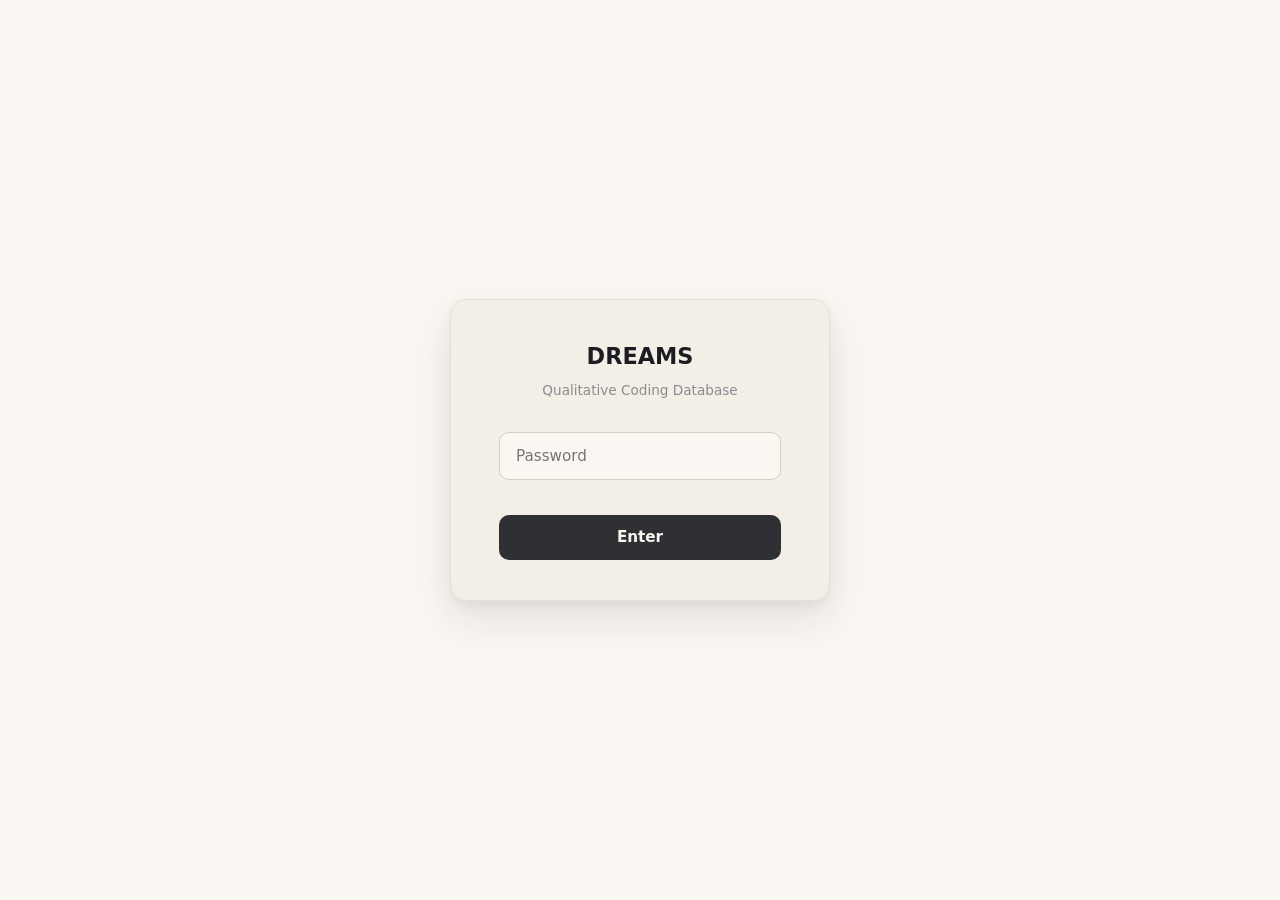
<file: qualitative/matrix.html>
<!doctype html>
<html lang="en">
<head>
<meta charset="utf-8">
<meta name="viewport" content="width=device-width,initial-scale=1">
<meta name="theme-color" content="#FAF7F2">
<title>DREAMS — Theme Matrix</title>
<link rel="stylesheet" href="progress-widget.css">
<script defer src="progress-widget.js"></script>
<script>
  // Mobile redirect — matrix is a desktop-only view.
  (function () {
    if (sessionStorage.getItem("dreams_force_desktop") === "1") return;
    var mq = window.matchMedia("(max-width: 880px)");
    if (mq.matches) {
      window.location.replace("mobile.html");
      return;
    }
    var onChange = function (e) {
      if (e.matches && sessionStorage.getItem("dreams_force_desktop") !== "1") {
        window.location.replace("mobile.html");
      }
    };
    if (mq.addEventListener) mq.addEventListener("change", onChange);
    else if (mq.addListener) mq.addListener(onChange);
  })();
</script>
<style>
  /* ---------- Design tokens (matches viewer) ---------- */
  :root {
    --paper:        #FAF7F2;
    --paper-2:      #F4EFE6;
    --ink:          #1C1D22;
    --ink-2:        #4A4B53;
    --ink-3:        #8A8B91;
    --line:         #E6E1D6;
    --line-2:       #D6D0C2;
    --accent:       #2E3033;
    --highlight:    #FFE9A8;

    --d-comm:       #B07B2E;  --d-comm-bg:    #F4E9D2;  --d-comm-soft:  #FBF4E2;
    --d-symp:       #B14A3F;  --d-symp-bg:    #F2D8D2;  --d-symp-soft:  #FAE7E2;
    --d-fam:        #4F7A4E;  --d-fam-bg:     #DEE9D9;  --d-fam-soft:   #ECF2E7;
    --d-pcc:        #6B5391;  --d-pcc-bg:     #E1D9EB;  --d-pcc-soft:   #EFE9F4;
    --d-out:        #6E6F77;  --d-out-bg:     #DEDED9;  --d-out-soft:   #ECECE7;

    /* Theme palette (codebook v2) — t1..t4 themes, t0 deprecated/unthemed.
       Slugs key the CSS, so renaming a theme never touches this stylesheet. */
    --t1:  var(--d-comm);  --t1-bg:  var(--d-comm-bg);  --t1-soft:  var(--d-comm-soft);
    --t2:  var(--d-pcc);   --t2-bg:  var(--d-pcc-bg);   --t2-soft:  var(--d-pcc-soft);
    --t3:  var(--d-symp);  --t3-bg:  var(--d-symp-bg);  --t3-soft:  var(--d-symp-soft);
    --t4:  var(--d-fam);   --t4-bg:  var(--d-fam-bg);   --t4-soft:  var(--d-fam-soft);
    --t0:  var(--d-out);   --t0-bg:  var(--d-out-bg);   --t0-soft:  var(--d-out-soft);

    --arm-dxm:      #2F5D8B;  --arm-dxm-bg:   #DAE5EE;
    --arm-mdz:      #8B5A2F;  --arm-mdz-bg:   #EFE3D5;

    --heat:         #2F5D8B;
    --heat-bg:      #DAE5EE;

    --shadow-sm:    0 1px 2px rgba(28,29,34,.04), 0 1px 1px rgba(28,29,34,.03);
    --shadow:       0 4px 14px rgba(28,29,34,.06), 0 2px 4px rgba(28,29,34,.04);
    --shadow-lg:    0 18px 40px rgba(28,29,34,.10), 0 4px 10px rgba(28,29,34,.05);

    --radius-sm:    6px;
    --radius:       10px;
    --radius-lg:    16px;

    --ui:           -apple-system, BlinkMacSystemFont, "Segoe UI", system-ui, "Helvetica Neue", Arial, sans-serif;
    --serif:        "Iowan Old Style", "Palatino", "Charter", "Georgia", "Times New Roman", serif;
    --mono:         ui-monospace, SFMono-Regular, "SF Mono", Menlo, Monaco, Consolas, monospace;

    --topbar-h:     58px;
    --controls-h:   54px;
    --rail-h:       50px;
  }

  @media (prefers-color-scheme: dark) {
    :root {
      --paper:      #16171B;
      --paper-2:    #1E1F24;
      --ink:        #ECEAE3;
      --ink-2:      #B5B4AE;
      --ink-3:      #76777E;
      --line:       #2A2B30;
      --line-2:     #353740;
      --accent:     #ECEAE3;
      --highlight:  #6B5414;

      --d-comm:     #E1B868;  --d-comm-bg:    #3D3220;  --d-comm-soft:  #2A2418;
      --d-symp:     #E58B7E;  --d-symp-bg:    #402523;  --d-symp-soft:  #2C1B1A;
      --d-fam:      #99C18F;  --d-fam-bg:     #243321;  --d-fam-soft:   #1B2519;
      --d-pcc:      #B4A3DC;  --d-pcc-bg:     #2D2940;  --d-pcc-soft:   #211E2E;
      --d-out:      #B4B5BB;  --d-out-bg:     #2C2D32;  --d-out-soft:   #212126;

      --arm-dxm:    #8AB4D9;  --arm-dxm-bg:   #1F2D3B;
      --arm-mdz:    #D2A57A;  --arm-mdz-bg:   #34281C;

      --heat:       #8AB4D9;
      --heat-bg:    #1F2D3B;
    }
  }

  /* ---------- Reset / base ---------- */
  *, *::before, *::after { box-sizing: border-box; }
  html, body { height: 100%; }
  body {
    margin: 0;
    font-family: var(--ui);
    font-size: 14px;
    line-height: 1.5;
    color: var(--ink);
    background: var(--paper);
    -webkit-font-smoothing: antialiased;
    -moz-osx-font-smoothing: grayscale;
    text-rendering: optimizeLegibility;
  }
  body.drawer-open { overflow: hidden; }
  button { font: inherit; color: inherit; cursor: pointer; }
  input, select, textarea { font: inherit; color: inherit; }
  ::selection { background: var(--highlight); color: var(--ink); }

  /* ---------- Top bar ---------- */
  header.topbar {
    position: sticky; top: 0; z-index: 30;
    height: var(--topbar-h);
    display: flex; align-items: center; gap: 18px;
    padding: 0 24px;
    background: color-mix(in srgb, var(--paper) 92%, transparent);
    backdrop-filter: saturate(1.2) blur(14px);
    -webkit-backdrop-filter: saturate(1.2) blur(14px);
    border-bottom: 1px solid var(--line);
  }
  .brand {
    display: flex; align-items: baseline; gap: 10px;
    user-select: none;
    flex-shrink: 0;
  }
  .brand .mark {
    font-family: var(--serif);
    font-style: italic;
    font-size: 22px;
    letter-spacing: .01em;
    color: var(--ink);
  }
  .brand .mark::first-letter { color: var(--d-symp); }
  .brand .sub {
    font-size: 11px;
    letter-spacing: .14em;
    text-transform: uppercase;
    color: var(--ink-3);
  }
  .nav-back {
    display: inline-flex; align-items: center; gap: 6px;
    border: 1px solid var(--line);
    background: var(--paper-2);
    color: var(--ink-2);
    text-decoration: none;
    height: 32px;
    padding: 0 12px;
    border-radius: 999px;
    font-size: 12.5px;
  }
  .nav-back:hover { background: var(--paper); color: var(--ink); border-color: var(--line-2); }
  .nav-back .arrow {
    width: 12px; height: 12px;
    background: currentColor;
    -webkit-mask: url("data:image/svg+xml;utf8,<svg xmlns='http://www.w3.org/2000/svg' viewBox='0 0 24 24'><path fill='none' stroke='black' stroke-width='2' stroke-linecap='round' stroke-linejoin='round' d='M19 12H6m6-7-7 7 7 7'/></svg>") center/contain no-repeat;
            mask: url("data:image/svg+xml;utf8,<svg xmlns='http://www.w3.org/2000/svg' viewBox='0 0 24 24'><path fill='none' stroke='black' stroke-width='2' stroke-linecap='round' stroke-linejoin='round' d='M19 12H6m6-7-7 7 7 7'/></svg>") center/contain no-repeat;
  }
  .topbar .spacer { flex: 1; }
  .topbar .count {
    font-variant-numeric: tabular-nums;
    color: var(--ink-3);
    font-size: 12.5px;
    letter-spacing: .04em;
    white-space: nowrap;
  }
  .topbar .count strong { color: var(--ink); font-weight: 600; }

  /* ---------- Controls bar ---------- */
  .controls {
    position: sticky;
    top: var(--topbar-h);
    z-index: 25;
    display: flex; align-items: center; gap: 12px;
    min-height: var(--controls-h);
    padding: 0 24px;
    background: var(--paper);
    border-bottom: 1px solid var(--line);
    flex-wrap: wrap;
    row-gap: 8px;
  }
  .ctl {
    display: inline-flex; align-items: center; gap: 8px;
    color: var(--ink-2);
    font-size: 13px;
  }
  .ctl label { color: var(--ink-3); font-size: 12px; letter-spacing: .04em; }
  .ctl select {
    height: 32px;
    padding: 0 28px 0 12px;
    border: 1px solid var(--line);
    background: var(--paper-2);
    color: var(--ink);
    border-radius: 8px;
    appearance: none;
    -webkit-appearance: none;
    background-image: url("data:image/svg+xml;utf8,<svg xmlns='http://www.w3.org/2000/svg' viewBox='0 0 24 24'><path fill='none' stroke='%238A8B91' stroke-width='2' stroke-linecap='round' stroke-linejoin='round' d='m6 9 6 6 6-6'/></svg>");
    background-repeat: no-repeat;
    background-position: right 8px center;
    background-size: 14px;
    cursor: pointer;
    font-size: 13px;
  }
  .ctl select:focus { outline: none; border-color: var(--ink-3); }

  .seg {
    display: inline-flex;
    border: 1px solid var(--line);
    background: var(--paper-2);
    border-radius: 8px;
    overflow: hidden;
  }
  .seg button {
    background: transparent;
    border: 0;
    height: 30px;
    padding: 0 11px;
    font-size: 12.5px;
    color: var(--ink-2);
    border-right: 1px solid var(--line);
  }
  .seg button:last-child { border-right: 0; }
  .seg button[aria-pressed="true"] {
    background: var(--ink);
    color: var(--paper);
  }
  .seg button:hover:not([aria-pressed="true"]) { background: var(--paper); color: var(--ink); }

  .ctl .toggle {
    display: inline-flex; align-items: center; gap: 6px;
    height: 30px;
    padding: 0 11px;
    border: 1px solid var(--line);
    background: var(--paper-2);
    color: var(--ink-2);
    border-radius: 8px;
    font-size: 12.5px;
    cursor: pointer;
  }
  .ctl .toggle[aria-pressed="true"] {
    background: var(--ink);
    color: var(--paper);
    border-color: var(--ink);
  }

  /* ---------- Filter rail ---------- */
  .rail {
    position: sticky;
    top: calc(var(--topbar-h) + var(--controls-h-actual, var(--controls-h)));
    z-index: 20;
    background: var(--paper-2);
    border-bottom: 1px solid var(--line);
    padding: 8px 24px;
    display: flex; align-items: center; gap: 10px;
    flex-wrap: wrap;
    min-height: var(--rail-h);
  }
  .rail .label {
    color: var(--ink-3);
    font-size: 11px;
    letter-spacing: .14em;
    text-transform: uppercase;
    margin-right: 4px;
  }
  .rail .add-btn {
    display: inline-flex; align-items: center; gap: 6px;
    border: 1px dashed var(--line-2);
    background: transparent;
    color: var(--ink-2);
    height: 28px;
    padding: 0 12px;
    border-radius: 999px;
    font-size: 12.5px;
    position: relative;
  }
  .rail .add-btn:hover { border-color: var(--ink-3); color: var(--ink); }
  .rail .add-btn .plus {
    width: 12px; height: 12px;
    background: currentColor;
    -webkit-mask: url("data:image/svg+xml;utf8,<svg xmlns='http://www.w3.org/2000/svg' viewBox='0 0 24 24'><path fill='none' stroke='black' stroke-width='2.4' stroke-linecap='round' d='M12 5v14M5 12h14'/></svg>") center/contain no-repeat;
            mask: url("data:image/svg+xml;utf8,<svg xmlns='http://www.w3.org/2000/svg' viewBox='0 0 24 24'><path fill='none' stroke='black' stroke-width='2.4' stroke-linecap='round' d='M12 5v14M5 12h14'/></svg>") center/contain no-repeat;
  }
  .rail .clear-all {
    border: 0; background: transparent;
    color: var(--ink-3);
    font-size: 12px;
    padding: 4px 8px;
    border-radius: 6px;
    text-decoration: underline;
    text-underline-offset: 2px;
  }
  .rail .clear-all:hover { color: var(--ink); }

  .chip {
    display: inline-flex; align-items: center; gap: 6px;
    background: var(--paper);
    border: 1px solid var(--line);
    border-radius: 999px;
    padding: 3px 6px 3px 10px;
    font-size: 12.5px;
    color: var(--ink-2);
    white-space: nowrap;
  }
  .chip .k { color: var(--ink-3); margin-right: 2px; }
  .chip .v { color: var(--ink); font-weight: 500; }
  .chip .x {
    border: 0; background: transparent;
    width: 18px; height: 18px;
    display: inline-flex; align-items: center; justify-content: center;
    border-radius: 50%;
    color: var(--ink-3);
    line-height: 1;
    font-size: 14px;
  }
  .chip .x:hover { background: var(--paper-2); color: var(--ink); }
  .chip .v.has-multi { color: var(--ink); }
  .chip .v .more { color: var(--ink-3); margin-left: 2px; font-weight: 400; }

  /* ---------- Filter popover (for "Add filter") ---------- */
  .pop {
    position: absolute;
    top: calc(100% + 8px);
    left: 0;
    z-index: 50;
    width: 380px;
    max-width: 92vw;
    max-height: 70vh;
    display: flex; flex-direction: column;
    background: var(--paper);
    border: 1px solid var(--line);
    border-radius: var(--radius);
    box-shadow: var(--shadow-lg);
  }
  .pop[hidden] { display: none; }
  .pop .pop-search {
    width: calc(100% - 12px);
    margin: 8px 6px 4px;
    height: 32px;
    border: 1px solid var(--line);
    background: var(--paper-2);
    color: var(--ink);
    border-radius: 8px;
    padding: 0 10px;
    font-size: 13px;
    flex-shrink: 0;
  }
  .pop .pop-search:focus { outline: none; border-color: var(--ink-3); }
  .pop-body {
    overflow-y: auto;
    padding: 4px 6px 8px;
    flex: 1;
  }
  .pop details.pop-section {
    border-bottom: 1px solid var(--line);
    padding: 0;
  }
  .pop details.pop-section:last-child { border-bottom: 0; }
  .pop details.pop-section > summary {
    list-style: none;
    cursor: pointer;
    display: flex; align-items: center; gap: 8px;
    padding: 10px 8px;
    font-size: 11.5px;
    letter-spacing: .14em;
    text-transform: uppercase;
    color: var(--ink-2);
    font-weight: 600;
    user-select: none;
    border-radius: 6px;
  }
  .pop details.pop-section > summary:hover { background: var(--paper-2); color: var(--ink); }
  .pop details.pop-section > summary::-webkit-details-marker { display: none; }
  .pop details.pop-section > summary::after {
    content: "";
    width: 8px; height: 8px;
    border-right: 1.5px solid var(--ink-3);
    border-bottom: 1.5px solid var(--ink-3);
    transform: rotate(45deg) translate(-1px, -1px);
    transition: transform .15s;
    margin-left: 8px;
  }
  .pop details.pop-section[open] > summary::after { transform: rotate(-135deg) translate(-1px, -1px); }
  .pop details.pop-section > summary .label { flex: 1; }
  .pop details.pop-section > summary .sel-badge {
    background: var(--ink);
    color: var(--paper);
    font-size: 10.5px;
    font-weight: 700;
    min-width: 18px; height: 18px;
    border-radius: 999px;
    padding: 0 5px;
    display: inline-flex; align-items: center; justify-content: center;
    font-variant-numeric: tabular-nums;
    letter-spacing: 0;
  }
  .pop details.pop-section > summary .sel-badge:empty { display: none; }
  .pop .pop-options { padding: 2px 4px 8px; }
  .pop .pop-item {
    display: flex; align-items: center; gap: 8px;
    padding: 7px 8px;
    border-radius: 6px;
    cursor: pointer;
    font-size: 13px;
    color: var(--ink);
    user-select: none;
  }
  .pop .pop-item:hover { background: var(--paper-2); }
  .pop .pop-item input { margin: 0; accent-color: var(--ink); flex-shrink: 0; }
  .pop .pop-item .swatch {
    width: 9px; height: 9px; border-radius: 50%;
    background: var(--ink-3);
    flex-shrink: 0;
  }
  .pop .pop-item .label { flex: 1; }
  .pop .pop-item .n {
    font-size: 11.5px; color: var(--ink-3);
    font-variant-numeric: tabular-nums;
  }
  .pop .pop-item[data-checked="true"] { background: color-mix(in srgb, var(--ink) 5%, transparent); }
  .pop .pop-item[data-checked="true"] .label { font-weight: 600; }

  /* ---------- Matrix table ---------- */
  main {
    padding: 18px 24px 80px;
  }
  .matrix-meta {
    margin: 0 0 12px;
    color: var(--ink-3);
    font-size: 12.5px;
    display: flex; align-items: baseline; gap: 16px;
    flex-wrap: wrap;
  }
  .matrix-meta strong { color: var(--ink); font-weight: 600; }
  .matrix-meta .legend {
    display: inline-flex; align-items: center; gap: 6px;
    margin-left: auto;
  }
  .matrix-meta .legend .bar {
    width: 100px; height: 8px;
    border-radius: 4px;
    background: linear-gradient(to right, var(--paper-2), var(--heat));
    border: 1px solid var(--line);
  }
  .matrix-meta .legend .end {
    font-variant-numeric: tabular-nums;
  }

  .matrix-wrap {
    border: 1px solid var(--line);
    border-radius: var(--radius);
    background: var(--paper);
    overflow: auto;
    max-height: calc(100vh - var(--topbar-h) - var(--controls-h) - var(--rail-h) - 100px);
    box-shadow: var(--shadow-sm);
  }

  table.matrix {
    border-collapse: separate;
    border-spacing: 0;
    font-size: 13px;
    font-variant-numeric: tabular-nums;
    width: 100%;
  }
  table.matrix th, table.matrix td {
    padding: 8px 10px;
    text-align: right;
    border-right: 1px solid var(--line);
    border-bottom: 1px solid var(--line);
    white-space: nowrap;
  }
  table.matrix th { font-weight: 600; }
  table.matrix th:first-child, table.matrix td:first-child {
    text-align: left;
    position: sticky;
    left: 0;
    z-index: 4;
    background: var(--paper);
    border-right: 1px solid var(--line-2);
    min-width: 220px;
    max-width: 360px;
  }
  table.matrix thead th {
    position: sticky;
    top: 0;
    z-index: 5;
    background: var(--paper-2);
    color: var(--ink-2);
    font-size: 12px;
    letter-spacing: .04em;
  }
  table.matrix thead th:first-child { z-index: 6; background: var(--paper-2); }
  table.matrix thead th.col-total {
    color: var(--ink);
    background: var(--paper-2);
    border-left: 1px solid var(--line-2);
  }
  table.matrix .row-label .label-row {
    display: flex; align-items: center; gap: 8px;
  }
  table.matrix .row-label .label-row .swatch {
    width: 8px; height: 8px; border-radius: 50%;
    flex-shrink: 0;
  }
  /* Deprecated/unthemed row — the audit bucket, visibly demoted */
  table.matrix tr.row-deprecated td:first-child { color: var(--ink-3); font-style: italic; }
  table.matrix tr.row-deprecated td { color: var(--ink-3); }
  table.matrix tbody tr:hover td { background: color-mix(in srgb, var(--ink) 4%, transparent); }
  table.matrix tbody tr:hover td:first-child {
    background: color-mix(in srgb, var(--ink) 4%, var(--paper));
  }

  table.matrix td.cell {
    cursor: pointer;
    transition: filter .12s;
    color: var(--ink);
  }
  table.matrix td.cell.empty { color: var(--ink-3); cursor: default; }
  table.matrix td.cell:hover:not(.empty) { filter: brightness(.97); }
  table.matrix td.cell.col-total {
    background: var(--paper-2);
    color: var(--ink);
    font-weight: 600;
    border-left: 1px solid var(--line-2);
  }
  table.matrix tfoot td {
    background: var(--paper-2);
    color: var(--ink);
    font-weight: 700;
    border-top: 1px solid var(--line-2);
  }
  table.matrix tfoot td:first-child {
    text-transform: uppercase;
    letter-spacing: .08em;
    font-size: 11.5px;
  }

  table.matrix .pct-suffix { color: var(--ink-3); margin-left: 2px; font-size: 11px; }

  /* ---------- E1: Arm-coloured patient rows ---------- */
  table.matrix tr.arm-DXM td:first-child {
    background: linear-gradient(to right,
      color-mix(in srgb, var(--arm-dxm-bg) 85%, var(--paper)) 0%,
      var(--paper) 100%);
    box-shadow: inset 3px 0 0 var(--arm-dxm);
  }
  table.matrix tr.arm-MDZ td:first-child {
    background: linear-gradient(to right,
      color-mix(in srgb, var(--arm-mdz-bg) 85%, var(--paper)) 0%,
      var(--paper) 100%);
    box-shadow: inset 3px 0 0 var(--arm-mdz);
  }
  /* Tint the rest of the row very subtly to reinforce arm clustering */
  table.matrix tr.arm-DXM td:not(:first-child):not(.col-total) {
    background-color: color-mix(in srgb, var(--arm-dxm-bg) 16%, transparent);
  }
  table.matrix tr.arm-MDZ td:not(:first-child):not(.col-total) {
    background-color: color-mix(in srgb, var(--arm-mdz-bg) 16%, transparent);
  }
  /* Hover state preserves arm tint */
  table.matrix tbody tr.arm-DXM:hover td:first-child {
    background:
      linear-gradient(to right,
        color-mix(in srgb, var(--arm-dxm-bg) 95%, var(--paper)) 0%,
        color-mix(in srgb, var(--ink) 4%, var(--paper)) 100%);
  }
  table.matrix tbody tr.arm-MDZ:hover td:first-child {
    background:
      linear-gradient(to right,
        color-mix(in srgb, var(--arm-mdz-bg) 95%, var(--paper)) 0%,
        color-mix(in srgb, var(--ink) 4%, var(--paper)) 100%);
  }

  /* ---------- E2: Presence mode ---------- */
  table.matrix.presence td.cell {
    text-align: center;
    padding: 6px 10px;
  }
  table.matrix.presence td.cell .pdot {
    display: inline-block;
    width: 10px; height: 10px;
    border-radius: 50%;
    background: var(--ink-2);
    vertical-align: middle;
    box-shadow: 0 0 0 1.5px color-mix(in srgb, currentColor 18%, transparent);
  }
  /* In presence mode, suppress the heat-blue legend bar */
  .matrix-meta.presence-mode .legend { display: none; }

  /* ---------- Split-by-arm ---------- */
  .matrix-split {
    display: grid;
    grid-template-columns: 1fr 1fr;
    gap: 16px;
    align-items: start;
  }
  .matrix-split .split-pane {
    display: flex; flex-direction: column;
    min-width: 0;
  }
  .matrix-split .split-head {
    display: flex; align-items: baseline; gap: 10px;
    margin: 0 2px 8px;
  }
  .matrix-split .split-head .arm-tag {
    font-family: var(--serif);
    font-style: italic;
    font-size: 17px;
    letter-spacing: .005em;
  }
  .matrix-split .split-head .arm-tag .dot {
    display: inline-block; width: 9px; height: 9px;
    border-radius: 50%;
    margin-right: 6px;
    vertical-align: 1px;
  }
  .matrix-split .split-head .arm-tag.DXM { color: var(--arm-dxm); }
  .matrix-split .split-head .arm-tag.MDZ { color: var(--arm-mdz); }
  .matrix-split .split-head .arm-tag.DXM .dot { background: var(--arm-dxm); }
  .matrix-split .split-head .arm-tag.MDZ .dot { background: var(--arm-mdz); }
  .matrix-split .split-head .arm-sub {
    color: var(--ink-3);
    font-size: 11.5px;
    font-variant-numeric: tabular-nums;
    letter-spacing: .04em;
  }
  .matrix-split .matrix-wrap {
    max-height: calc(100vh - var(--topbar-h) - var(--controls-h) - var(--rail-h) - 140px);
  }
  @media (max-width: 1100px) {
    .matrix-split { grid-template-columns: 1fr; }
  }

  /* ---------- E4: Day-trajectory view ---------- */
  table.trajectory {
    border-collapse: separate;
    border-spacing: 0;
    width: 100%;
    font-size: 13px;
  }
  table.trajectory th, table.trajectory td {
    padding: 8px 10px;
    border-right: 1px solid var(--line);
    border-bottom: 1px solid var(--line);
    text-align: left;
    vertical-align: top;
  }
  table.trajectory thead th {
    position: sticky; top: 0; z-index: 5;
    background: var(--paper-2);
    color: var(--ink-2);
    font-size: 12px;
    letter-spacing: .04em;
    text-align: center;
  }
  table.trajectory th:first-child, table.trajectory td:first-child {
    position: sticky; left: 0; z-index: 4;
    background: var(--paper);
    border-right: 1px solid var(--line-2);
    min-width: 90px;
    max-width: 110px;
    white-space: nowrap;
    font-weight: 600;
  }
  table.trajectory thead th:first-child { z-index: 6; background: var(--paper-2); }

  table.trajectory tr.arm-DXM td:first-child {
    background: linear-gradient(to right,
      color-mix(in srgb, var(--arm-dxm-bg) 85%, var(--paper)) 0%,
      var(--paper) 100%);
    box-shadow: inset 3px 0 0 var(--arm-dxm);
  }
  table.trajectory tr.arm-MDZ td:first-child {
    background: linear-gradient(to right,
      color-mix(in srgb, var(--arm-mdz-bg) 85%, var(--paper)) 0%,
      var(--paper) 100%);
    box-shadow: inset 3px 0 0 var(--arm-mdz);
  }
  table.trajectory tr.arm-DXM td:not(:first-child) {
    background-color: color-mix(in srgb, var(--arm-dxm-bg) 12%, transparent);
  }
  table.trajectory tr.arm-MDZ td:not(:first-child) {
    background-color: color-mix(in srgb, var(--arm-mdz-bg) 12%, transparent);
  }

  table.trajectory td.tr-cell {
    min-width: 140px;
    cursor: pointer;
  }
  table.trajectory td.tr-cell.empty { cursor: default; color: var(--ink-3); }
  table.trajectory td.tr-cell:hover:not(.empty) { filter: brightness(.97); }

  .tr-chips {
    display: flex; flex-wrap: wrap; gap: 4px;
  }
  .tr-chip {
    --c: var(--ink-3);
    --c-bg: var(--paper-2);
    display: inline-flex; align-items: center; gap: 4px;
    font-size: 11px;
    padding: 2px 7px;
    border-radius: 999px;
    background: var(--c-bg);
    color: var(--c);
    border: 1px solid color-mix(in srgb, var(--c) 22%, transparent);
    font-weight: 600;
    line-height: 1.4;
    white-space: nowrap;
  }
  .tr-chip .n {
    color: color-mix(in srgb, var(--c) 60%, var(--ink-3));
    font-weight: 500;
    font-variant-numeric: tabular-nums;
    font-size: 10px;
  }
  .tr-chip.t1 { --c: var(--t1); --c-bg: var(--t1-bg); }
  .tr-chip.t2 { --c: var(--t2); --c-bg: var(--t2-bg); }
  .tr-chip.t3 { --c: var(--t3); --c-bg: var(--t3-bg); }
  .tr-chip.t4 { --c: var(--t4); --c-bg: var(--t4-bg); }
  .tr-chip.t0 { --c: var(--t0); --c-bg: var(--t0-bg); }
  .tr-chip.t0.is-deprecated { border-style: dashed; text-decoration: line-through; }

  .traj-legend {
    display: flex; align-items: center; gap: 16px; flex-wrap: wrap;
    margin: 0 2px 12px;
    font-size: 12px;
    color: var(--ink-3);
  }
  .traj-legend .swatch {
    display: inline-block; width: 9px; height: 9px;
    border-radius: 50%;
    margin-right: 6px;
    vertical-align: 1px;
  }
  .traj-legend .note {
    margin-left: auto;
    font-style: italic;
    color: var(--ink-3);
    font-size: 11.5px;
  }

  /* ---------- PCA layer (trajectory + drawer) ---------- */
  /* PCA reasons appear on their own quiet row below the code chips */
  .tr-chip.pca {
    background: transparent;
    color: var(--ink-3);
    border: 0;
    padding: 0;
    font-weight: 500;
    font-size: 10.5px;
    border-radius: 0;
    line-height: 1.2;
  }
  .tr-chip.pca::before {
    content: "✓";
    margin-right: 3px;
    font-size: 9px;
    color: var(--ink-3);
    font-weight: 700;
    opacity: .85;
  }
  .tr-chip.pca:hover {
    color: var(--ink);
  }
  .tr-chip.pca:hover::before {
    color: var(--ink-2);
  }
  .tr-row-pca {
    display: flex;
    flex-wrap: wrap;
    align-items: center;
    gap: 2px 10px;
    margin-top: 5px;
    padding-top: 4px;
    border-top: 1px dashed color-mix(in srgb, var(--ink-3) 28%, transparent);
  }
  /* When PCA row is the only thing in the cell (pure PCA mode, no codes), drop the divider */
  .tr-row-pca:first-child {
    margin-top: 0;
    padding-top: 0;
    border-top: 0;
  }
  .traj-legend .swatch.pca {
    border-radius: 2px;
    background: transparent;
    border: 0;
    color: var(--ink-3);
    font-weight: 700;
    font-size: 10px;
    width: auto;
    height: auto;
    margin-right: 4px;
  }
  .traj-legend .swatch.pca::before { content: "✓"; }
  .traj-legend .swatch.score {
    border-radius: 2px;
    background: linear-gradient(to right,
      color-mix(in srgb, var(--accent) 5%, transparent),
      color-mix(in srgb, var(--accent) 60%, transparent));
    width: 30px;
  }
  table.trajectory td.tr-cell[data-score-tint] {
    background-image: linear-gradient(
      color-mix(in srgb, var(--accent) calc(var(--score-pct, 0) * 0.55%), transparent),
      color-mix(in srgb, var(--accent) calc(var(--score-pct, 0) * 0.55%), transparent));
  }
  .tr-score-badge {
    display: inline-flex;
    align-items: center;
    gap: 2px;
    font-size: 10px;
    color: var(--ink-2);
    font-variant-numeric: tabular-nums;
    background: color-mix(in srgb, var(--accent) 9%, transparent);
    border-radius: 3px;
    padding: 1px 5px;
    font-weight: 600;
    letter-spacing: .02em;
  }

  /* Trajectory mode segmented control — visible only when in trajectory view */
  .ctl.traj-only { display: none; }
  body.view-trajectory .ctl.traj-only { display: inline-flex; }
  /* Matrix-only controls — hide entirely in trajectory view (they're not meaningful) */
  body.view-trajectory .ctl.matrix-only { display: none; }

  /* Drawer: PCA context toggle in head */
  .drawer-pca-toggle {
    position: absolute;
    top: 14px;
    right: 56px;
    display: inline-flex;
    align-items: center;
    gap: 6px;
    border: 1px solid var(--line);
    background: var(--paper);
    color: var(--ink-2);
    border-radius: 999px;
    padding: 4px 10px;
    font-size: 11.5px;
    font-weight: 600;
    letter-spacing: .02em;
    cursor: pointer;
    user-select: none;
  }
  .drawer-pca-toggle::before {
    content: "✓";
    font-size: 10px;
    color: var(--ink-3);
  }
  .drawer-pca-toggle[aria-pressed="true"] {
    background: color-mix(in srgb, var(--accent) 8%, transparent);
    border-color: color-mix(in srgb, var(--accent) 30%, var(--line));
    color: var(--ink);
  }
  .drawer-pca-toggle[aria-pressed="true"]::before { color: var(--accent); }
  .drawer-pca-toggle[hidden] { display: none !important; }

  /* Drawer: PCA form-context block */
  .pca-form-group {
    margin: 14px 0 6px;
  }
  .pca-form-group:first-child { margin-top: 0; }
  .pca-context-block {
    background: var(--paper-2);
    border: 1px solid var(--line);
    border-radius: var(--radius);
    padding: 10px 12px;
    margin-bottom: 8px;
    font-size: 12.5px;
    color: var(--ink-2);
  }
  .pca-context-block .ctx-head {
    display: flex;
    align-items: center;
    flex-wrap: wrap;
    gap: 6px;
    font-weight: 600;
    color: var(--ink);
    margin-bottom: 4px;
  }
  .pca-context-block .ctx-head .score {
    margin-left: auto;
    background: color-mix(in srgb, var(--accent) 10%, transparent);
    border-radius: 999px;
    padding: 2px 8px;
    font-size: 11.5px;
    font-variant-numeric: tabular-nums;
    font-weight: 700;
    color: var(--ink);
  }
  .pca-context-block .ctx-head .sep {
    color: var(--ink-3);
    font-weight: 400;
  }
  .pca-context-block .ctx-line {
    display: flex;
    flex-wrap: wrap;
    gap: 4px 8px;
    margin-top: 2px;
  }
  .pca-context-block .ctx-line .lbl {
    color: var(--ink-3);
    font-weight: 600;
    font-size: 11px;
    letter-spacing: .04em;
    text-transform: uppercase;
    margin-right: 2px;
    align-self: center;
  }
  .pca-context-block .reason-pill {
    background: var(--paper);
    border: 1px solid var(--line-2);
    border-radius: 999px;
    padding: 2px 9px;
    font-size: 11.5px;
    color: var(--ink-2);
  }
  .pca-context-block .behav-item {
    font-size: 11.5px;
    color: var(--ink-2);
    background: var(--paper);
    border: 1px solid var(--line);
    border-radius: 4px;
    padding: 2px 7px;
    font-variant-numeric: tabular-nums;
  }
  .pca-context-block .behav-item .n {
    font-weight: 700;
    color: var(--ink);
    margin-left: 4px;
  }
  .pca-context-block.missing {
    border-style: dashed;
    color: var(--ink-3);
    font-style: italic;
  }
  .pca-other-divider {
    margin: 18px 0 8px;
    font-size: 11px;
    letter-spacing: .08em;
    color: var(--ink-3);
    text-transform: uppercase;
    border-top: 1px dashed var(--line);
    padding-top: 10px;
  }

  /* ---------- Export menu ---------- */
  /* Anchor the download menu to the far-right edge of the controls bar
     so it sits in a deliberate spot rather than wherever flex leaves it. */
  #downloadMenu { margin-left: auto; }
  .ctl .toggle.icon-only {
    width: 32px;
    padding: 0;
    justify-content: center;
    color: var(--ink-2);
  }
  .ctl .toggle.icon-only:hover { color: var(--ink); }
  .menu-wrap { position: relative; display: inline-flex; }
  .menu-wrap .menu {
    position: absolute;
    top: calc(100% + 6px);
    right: 0;
    z-index: 50;
    background: var(--paper);
    border: 1px solid var(--line);
    border-radius: var(--radius);
    box-shadow: var(--shadow-lg);
    padding: 6px;
    min-width: 200px;
    display: none;
  }
  .menu-wrap.open .menu { display: block; }
  .menu-wrap .menu button {
    display: flex; align-items: center; gap: 10px;
    width: 100%;
    border: 0; background: transparent; color: var(--ink);
    padding: 8px 10px;
    border-radius: 6px;
    font-size: 13px;
    text-align: left;
  }
  .menu-wrap .menu button:hover { background: var(--paper-2); }
  .menu-wrap .menu button .ext {
    font-family: var(--mono);
    font-size: 10.5px;
    color: var(--ink-3);
    margin-left: auto;
  }

  /* Disabled control look */
  .ctl.is-disabled,
  .ctl button.is-disabled {
    opacity: .4;
    pointer-events: none;
  }

  /* Theme-coloured headers when columns = theme */
  table.matrix thead th.col-t1 { color: var(--t1); }
  table.matrix thead th.col-t2 { color: var(--t2); }
  table.matrix thead th.col-t3 { color: var(--t3); }
  table.matrix thead th.col-t4 { color: var(--t4); }
  table.matrix thead th.col-t0 { color: var(--t0); }

  /* Empty / loading */
  .empty {
    text-align: center;
    padding: 60px 20px;
    color: var(--ink-3);
  }
  .empty .title {
    font-family: var(--serif);
    font-style: italic;
    font-size: 18px;
    color: var(--ink-2);
    margin-bottom: 6px;
  }

  /* ---------- Drawer ---------- */
  .drawer-backdrop {
    position: fixed; inset: 0;
    background: rgba(28,29,34,.35);
    z-index: 80;
    opacity: 0;
    pointer-events: none;
    transition: opacity .25s;
  }
  .drawer-backdrop.open { opacity: 1; pointer-events: auto; }
  .drawer {
    position: fixed;
    top: 0; right: 0; bottom: 0;
    width: min(540px, 90vw);
    background: var(--paper);
    border-left: 1px solid var(--line);
    box-shadow: -16px 0 40px rgba(28,29,34,.10);
    z-index: 90;
    transform: translateX(100%);
    transition: transform .28s cubic-bezier(.32,.72,0,1);
    display: flex; flex-direction: column;
  }
  .drawer.open { transform: translateX(0); }
  .drawer-head {
    padding: 18px 20px 14px;
    border-bottom: 1px solid var(--line);
    flex-shrink: 0;
  }
  .drawer-head .meta {
    font-size: 11px;
    letter-spacing: .14em;
    text-transform: uppercase;
    color: var(--ink-3);
    margin-bottom: 4px;
  }
  .drawer-head h2 {
    margin: 0 0 4px;
    font-size: 17px;
    font-weight: 600;
    color: var(--ink);
    display: flex; align-items: baseline; gap: 8px;
    flex-wrap: wrap;
  }
  .drawer-head h2 .x-mark { color: var(--ink-3); font-weight: 400; }
  .drawer-head .sub {
    color: var(--ink-3);
    font-size: 12.5px;
  }
  .drawer-head .close {
    position: absolute; top: 14px; right: 14px;
    border: 0; background: transparent;
    color: var(--ink-3);
    width: 30px; height: 30px;
    border-radius: 50%;
    display: inline-flex; align-items: center; justify-content: center;
    font-size: 18px;
  }
  .drawer-head .close:hover { background: var(--paper-2); color: var(--ink); }
  .drawer-search-wrap {
    position: relative;
    margin-top: 12px;
  }
  .drawer-search {
    width: 100%;
    height: 34px;
    border: 1px solid var(--line);
    background: var(--paper-2);
    color: var(--ink);
    border-radius: 8px;
    padding: 0 32px 0 32px;
    font-size: 13px;
  }
  .drawer-search:focus { outline: none; border-color: var(--ink-3); background: var(--paper); }
  .drawer-search-wrap::before {
    content: "";
    position: absolute; left: 10px; top: 50%; transform: translateY(-50%);
    width: 14px; height: 14px;
    background: currentColor;
    color: var(--ink-3);
    -webkit-mask: url("data:image/svg+xml;utf8,<svg xmlns='http://www.w3.org/2000/svg' viewBox='0 0 24 24'><path fill='none' stroke='black' stroke-width='2' stroke-linecap='round' d='M11 19a8 8 0 1 1 0-16 8 8 0 0 1 0 16Zm6.5-1.5L21 21'/></svg>") center/contain no-repeat;
            mask: url("data:image/svg+xml;utf8,<svg xmlns='http://www.w3.org/2000/svg' viewBox='0 0 24 24'><path fill='none' stroke='black' stroke-width='2' stroke-linecap='round' d='M11 19a8 8 0 1 1 0-16 8 8 0 0 1 0 16Zm6.5-1.5L21 21'/></svg>") center/contain no-repeat;
    pointer-events: none;
  }
  .drawer-search-clear {
    position: absolute; right: 6px; top: 50%; transform: translateY(-50%);
    border: 0; background: transparent;
    color: var(--ink-3);
    width: 22px; height: 22px;
    border-radius: 50%;
    display: none; align-items: center; justify-content: center;
    font-size: 16px; line-height: 1;
  }
  .drawer-search-clear:hover { background: var(--paper); color: var(--ink); }
  .drawer-search-wrap.has-value .drawer-search-clear { display: inline-flex; }

  .drawer-body mark {
    background: var(--highlight);
    color: var(--ink);
    padding: 0 1px;
    border-radius: 2px;
  }
  .drawer-card[hidden] { display: none; }

  .drawer-body {
    flex: 1;
    overflow-y: auto;
    padding: 14px 16px 20px;
  }
  .drawer-card {
    --c: var(--d-out);
    --c-bg: var(--d-out-bg);
    --c-soft: var(--d-out-soft);
    position: relative;
    background: var(--paper);
    border: 1px solid var(--line);
    border-left: 4px solid var(--c);
    border-radius: var(--radius);
    padding: 12px 14px 12px 14px;
    margin-bottom: 10px;
    box-shadow: var(--shadow-sm);
  }
  .drawer-card[data-theme="t1"] { --c: var(--t1); --c-bg: var(--t1-bg); --c-soft: var(--t1-soft); }
  .drawer-card[data-theme="t2"] { --c: var(--t2); --c-bg: var(--t2-bg); --c-soft: var(--t2-soft); }
  .drawer-card[data-theme="t3"] { --c: var(--t3); --c-bg: var(--t3-bg); --c-soft: var(--t3-soft); }
  .drawer-card[data-theme="t4"] { --c: var(--t4); --c-bg: var(--t4-bg); --c-soft: var(--t4-soft); }
  .drawer-card[data-theme="t0"] { --c: var(--t0); --c-bg: var(--t0-bg); --c-soft: var(--t0-soft); }
  /* Deprecated quote — retained for audit (D12/D13), never deleted */
  .drawer-card.deprecated {
    --c: var(--t0); --c-bg: var(--t0-bg); --c-soft: var(--t0-soft);
    background: color-mix(in srgb, var(--paper-2) 70%, var(--paper));
    border-style: dashed;
    border-left-style: solid;
    box-shadow: none;
  }
  .drawer-card.deprecated .quote {
    color: var(--ink-3);
    text-decoration: line-through;
    text-decoration-thickness: from-font;
    text-decoration-color: color-mix(in srgb, var(--ink-3) 45%, transparent);
  }
  .drawer-card.deprecated .domain { color: var(--ink-3); }
  .drawer-card .meta .pill.prov {
    background: transparent;
    border-style: dashed;
    border-color: var(--line-2);
    color: var(--ink-3);
  }
  .drawer-card .meta .pill.prov::before {
    content: "v1 ";
    font-family: var(--mono);
    font-size: 9px;
    opacity: .8;
  }
  .drawer-card .meta .pill.dep {
    background: var(--t0-bg);
    color: var(--ink-2);
    border-color: color-mix(in srgb, var(--ink-3) 35%, transparent);
    font-weight: 600;
    letter-spacing: .06em;
    text-transform: uppercase;
  }
  .drawer-card .head {
    display: flex; align-items: baseline; justify-content: space-between;
    margin-bottom: 6px;
    gap: 10px;
  }
  .drawer-card .domain {
    font-size: 10.5px;
    letter-spacing: .12em;
    text-transform: uppercase;
    font-weight: 600;
    color: var(--c);
  }
  .drawer-card .id {
    font-family: var(--mono);
    font-size: 10.5px;
    color: var(--ink-3);
  }
  .drawer-card .quote {
    font-family: var(--serif);
    font-size: 14.5px;
    line-height: 1.45;
    color: var(--ink);
    margin: 0;
  }
  .drawer-card .note {
    margin-top: 8px;
    padding: 6px 10px;
    background: var(--c-soft);
    border-left: 2px solid var(--c);
    border-radius: 4px;
    font-size: 12.5px;
    color: var(--ink-2);
    font-style: italic;
  }
  .drawer-card .meta {
    margin-top: 8px;
    display: flex; flex-wrap: wrap; gap: 5px;
    padding-top: 8px;
    border-top: 1px dashed var(--line);
  }
  .drawer-card .meta .pill {
    font-size: 10.5px;
    padding: 2px 7px;
    border-radius: 999px;
    background: var(--paper-2);
    color: var(--ink-2);
    border: 1px solid var(--line);
  }
  .drawer-card .meta .pill.stream {
    background: var(--c-bg);
    color: var(--c);
    border-color: color-mix(in srgb, var(--c) 22%, transparent);
    font-weight: 600;
  }
  .drawer-card .meta .pill.arm.DXM { background: var(--arm-dxm-bg); color: var(--arm-dxm); border-color: color-mix(in srgb, var(--arm-dxm) 22%, transparent); font-weight: 600; }
  .drawer-card .meta .pill.arm.MDZ { background: var(--arm-mdz-bg); color: var(--arm-mdz); border-color: color-mix(in srgb, var(--arm-mdz) 22%, transparent); font-weight: 600; }

  /* ---------- Password gate ---------- */
  #gate {
    position: fixed; inset: 0; z-index: 9999;
    background: var(--paper);
    display: flex; align-items: center; justify-content: center;
    font-family: var(--ui);
  }
  #gate .box {
    background: var(--paper-2);
    border: 1px solid var(--line);
    border-radius: var(--radius-lg);
    padding: 2.5rem 3rem;
    width: min(380px, 90vw);
    box-shadow: var(--shadow-lg);
    text-align: center;
  }
  #gate .title { font-size: 1.4rem; font-weight: 700; color: var(--ink); margin-bottom: .4rem; }
  #gate .sub   { font-size: .85rem; color: var(--ink-3); margin-bottom: 2rem; }
  #gate input {
    width: 100%; padding: .7rem 1rem;
    border: 1.5px solid var(--line-2); border-radius: var(--radius);
    background: var(--paper); color: var(--ink);
    font-family: var(--ui); font-size: .95rem;
    outline: none; margin-bottom: .75rem;
    transition: border-color .15s;
  }
  #gate input:focus { border-color: var(--accent); }
  #gate .err { color: #B14A3F; font-size: .8rem; min-height: 1.2em; margin-bottom: .5rem; }
  #gate button {
    width: 100%; padding: .7rem;
    background: var(--accent); color: var(--paper);
    border: none; border-radius: var(--radius);
    font-family: var(--ui); font-size: .95rem; font-weight: 600;
  }
</style>
</head>
<body>

<div id="gate">
  <div class="box">
    <div class="title">DREAMS</div>
    <div class="sub">Qualitative Coding Database</div>
    <input id="gate-input" type="password" placeholder="Password" autocomplete="current-password" />
    <div id="gate-err" class="err"></div>
    <button id="gate-submit">Enter</button>
  </div>
</div>
<script>
  (function () {
    var PW = "DREAMS2026";
    var gate = document.getElementById("gate");
    var input = document.getElementById("gate-input");
    var err = document.getElementById("gate-err");
    if (sessionStorage.getItem("dreams_auth") === "1") {
      gate.style.display = "none";
    }
    function check() {
      if (input.value === PW) {
        sessionStorage.setItem("dreams_auth", "1");
        gate.style.display = "none";
      } else {
        err.textContent = "Incorrect password.";
        input.value = "";
        input.focus();
      }
    }
    document.getElementById("gate-submit").addEventListener("click", check);
    input.addEventListener("keydown", function (e) { if (e.key === "Enter") check(); });
  })();
</script>

<header class="topbar">
  <div class="brand">
    <div class="mark">DREAMS</div>
    <div class="sub">Theme Matrix</div>
  </div>
  <a class="nav-back" href="index.html"><span class="arrow"></span>Quote viewer</a>
  <div class="spacer"></div>
  <div class="count" id="count">— quotes</div>
  <button id="progressBtn" class="pw-btn" type="button" aria-haspopup="dialog" aria-expanded="false" title="Corpus progress" style="margin-left:10px">
    <svg viewBox="0 0 24 24" fill="none" stroke="currentColor" stroke-width="2" stroke-linecap="round" stroke-linejoin="round" aria-hidden="true">
      <path d="M3 12h4l3-9 4 18 3-9h4"/>
    </svg>
    <span class="pw-btn-pct">—</span>
    <span class="pw-caret" aria-hidden="true"></span>
  </button>
</header>

<div class="controls">
  <div class="ctl matrix-only">
    <label>Quick view</label>
    <div class="seg" role="tablist" id="quickSeg" title="The two framework matrices">
      <button data-quick="theme|arm"    aria-pressed="true">Theme × Arm</button>
      <button data-quick="theme|stream" aria-pressed="false">Theme × Stream</button>
    </div>
  </div>
  <div class="ctl matrix-only">
    <label for="rowDim">Rows</label>
    <select id="rowDim">
      <option value="theme">Theme</option>
      <option value="stream">Stream</option>
      <option value="patient">Patient</option>
      <option value="arm">Arm</option>
      <option value="day">Day</option>
      <option value="discipline">Source</option>
    </select>
  </div>
  <div class="ctl matrix-only">
    <label for="colDim">Columns</label>
    <select id="colDim">
      <option value="arm">Arm</option>
      <option value="stream">Stream</option>
      <option value="theme">Theme</option>
      <option value="day">Day</option>
      <option value="discipline">Source</option>
      <option value="patient">Patient</option>
    </select>
  </div>
  <div class="ctl matrix-only">
    <label>Show</label>
    <div class="seg" role="tablist" id="normSeg">
      <button data-norm="count"    aria-pressed="true">Counts</button>
      <button data-norm="pctcol"   aria-pressed="false">% col</button>
      <button data-norm="pctrow"   aria-pressed="false">% row</button>
      <button data-norm="presence" aria-pressed="false">Presence</button>
    </div>
  </div>
  <div class="ctl matrix-only">
    <label>Sort</label>
    <div class="seg" role="tablist" id="sortSeg">
      <button data-sort="natural"    aria-pressed="true">Natural</button>
      <button data-sort="prevalence" aria-pressed="false">Prevalence</button>
    </div>
  </div>
  <div class="ctl matrix-only">
    <button class="toggle" id="splitToggle" aria-pressed="false" type="button" title="Render side-by-side matrices for DXM and MDZ">
      <span>Split by arm</span>
    </button>
  </div>
  <div class="ctl">
    <button class="toggle" id="depToggle" aria-pressed="false" type="button" title="Include deprecated rows — out of scope under the v3 question, retained for audit">
      <span>Include deprecated</span>
    </button>
  </div>
  <div class="ctl">
    <label>View</label>
    <div class="seg" role="tablist" id="viewSeg">
      <button data-view="matrix"     aria-pressed="true">Matrix</button>
      <button data-view="trajectory" aria-pressed="false">Trajectory</button>
    </div>
  </div>
  <div class="ctl traj-only">
    <label>Show</label>
    <div class="seg" role="tablist" id="trajModeSeg" title="What appears inside trajectory cells">
      <button data-trajmode="codes" aria-pressed="true">Themes</button>
      <button data-trajmode="pca"   aria-pressed="false">PCA</button>
      <button data-trajmode="both"  aria-pressed="false">Both</button>
    </div>
  </div>
  <div class="ctl menu-wrap" id="downloadMenu">
    <button class="toggle icon-only" id="downloadBtn" type="button" title="Download current view" aria-label="Download">
      <svg width="14" height="14" viewBox="0 0 24 24" fill="none" stroke="currentColor" stroke-width="2" stroke-linecap="round" stroke-linejoin="round" aria-hidden="true">
        <path d="M21 15v4a2 2 0 0 1-2 2H5a2 2 0 0 1-2-2v-4"/>
        <polyline points="7,10 12,15 17,10"/>
        <line x1="12" y1="15" x2="12" y2="3"/>
      </svg>
    </button>
    <div class="menu" role="menu">
      <button type="button" data-export="csv">Current view as CSV<span class="ext">.csv</span></button>
      <button type="button" data-export="md">Current view as Markdown<span class="ext">.md</span></button>
    </div>
  </div>
</div>

<div class="rail">
  <span class="label">Scope</span>
  <div id="chips" style="display:contents"></div>
  <span style="position:relative">
    <button class="add-btn" id="addFilter" type="button">
      <span class="plus" aria-hidden="true"></span>
      <span>Add filter</span>
    </button>
    <div class="pop" id="filterPop" hidden role="dialog" aria-label="Add filter"></div>
  </span>
  <button class="clear-all" id="clearScope" type="button" hidden>Clear scope</button>
</div>

<main>
  <div class="matrix-meta" id="matrixMeta"></div>
  <div id="viewRoot"></div>
</main>

<div class="drawer-backdrop" id="drawerBackdrop"></div>
<aside class="drawer" id="drawer" role="dialog" aria-modal="true" aria-hidden="true">
  <div class="drawer-head">
    <div class="meta" id="drawerMeta"></div>
    <h2 id="drawerTitle"></h2>
    <div class="sub" id="drawerSub"></div>
    <div class="drawer-search-wrap" id="drawerSearchWrap">
      <input class="drawer-search" id="drawerSearch" type="search" autocomplete="off" spellcheck="false" placeholder="Search within these quotes…" />
      <button class="drawer-search-clear" id="drawerSearchClear" type="button" aria-label="Clear search">×</button>
    </div>
    <button class="drawer-pca-toggle" id="drawerPcaToggle" type="button" aria-pressed="false" hidden title="Show what families ticked on the same form">PCA context</button>
    <button class="close" id="drawerClose" aria-label="Close">×</button>
  </div>
  <div class="drawer-body" id="drawerBody"></div>
</aside>

<script id="embedded-data" type="application/json">[{"id":1,"source_file":"MDZ23-Medical-003-2023-06-02-1834.txt","patient":"MDZ23","arm":"MDZ","day":"Day0","discipline":"Medical","quote":"Substantial deterioration with [patient] experiencing some breathing distress, asking for help","theme":"Nature of Observed Distress","stream":"staff","status":"in_scope","theme_date":"2026-07-23","code":"Symptom Control","subcode":"Breathing distress"},{"id":3,"source_file":"MDZ23-Medical-003-2023-06-02-1834.txt","patient":"MDZ23","arm":"MDZ","day":"Day0","discipline":"Medical","quote":"Was normal earlier today without evidence of delirium, now fixated with some mild hyperactivity","theme":"Nature of Observed Distress","stream":"staff","status":"in_scope","theme_date":"2026-07-23","code":"Symptom Control","subcode":"Delirium"},{"id":5,"source_file":"MDZ9-Nursing-011-2022-03-30-1446.txt","patient":"MDZ9","arm":"MDZ","day":"Day1","discipline":"Nursing","quote":"Cognition: responding to voice, alert at times","theme":"Rousable or Responsive Communication","stream":"staff","status":"in_scope","theme_date":"2026-07-23","code":"Communication","subcode":"Responsive to voice"},{"id":10,"source_file":"MDZ25-Nursing-018-2023-07-16-1929.txt","patient":"MDZ25","arm":"MDZ","day":"Day2","discipline":"Nursing","quote":"Appears settled. Nil tenderness to left hip/flank when touching. Breakthrough morphine effect. Patient appears settled and sleeping at time of report.","theme":"Comfort through Deep Settling","stream":"staff","status":"in_scope","theme_date":"2026-07-23","code":"Patient-Centred Care","subcode":"Comfort - Apparent"},{"id":13,"source_file":"DXM23_PCA_Day_2_Form_1.txt","patient":"DXM23","arm":"DXM","day":"Day2","discipline":"PCA","quote":"She was frustrated with not being able to verbalise what she wanted, which was for her knees to be up. We got it in the end with slight nods or shaking the head.","theme":"Rousable or Responsive Communication","stream":"family (PCA)","status":"in_scope","theme_date":"2026-07-23","code":"Communication","subcode":"Difficulty communicating"},{"id":14,"source_file":"DXM23_PCA_Day_2_Form_1.txt","patient":"DXM23","arm":"DXM","day":"Day2","discipline":"PCA","quote":"She pointed/rubbed her throat and confirmed she was sore.","theme":"Rousable or Responsive Communication","stream":"family (PCA)","status":"in_scope","theme_date":"2026-07-23","code":"Communication","subcode":"Communicating needs"},{"id":15,"source_file":"DXM23_PCA_Day_2_Form_1.txt","patient":"DXM23","arm":"DXM","day":"Day2","discipline":"PCA","quote":"She had two small periods of agitation, both due to discomfort.","theme":"Nature of Observed Distress","stream":"family (PCA)","status":"in_scope","theme_date":"2026-07-23","code":"Symptom Control","subcode":"Agitation"},{"id":16,"source_file":"DXM23_PCA_Day_2_Form_1.txt","patient":"DXM23","arm":"DXM","day":"Day2","discipline":"PCA","quote":"Mum had a mostly restful day.","theme":"Comfort through Deep Settling","stream":"family (PCA)","status":"in_scope","theme_date":"2026-07-23","code":"Symptom Control","subcode":"Comfort achieved"},{"id":17,"source_file":"DXM23_PCA_Day_2_Form_1.txt","patient":"DXM23","arm":"DXM","day":"Day2","discipline":"PCA","quote":"She had tears in her eyes and looked sad.","theme":"Comfort through Preserved Awareness","stream":"family (PCA)","status":"in_scope","theme_date":"2026-07-23","code":"Symptom Control","subcode":"Psychological distress"},{"id":18,"source_file":"DXM23_PCA_Day_2_Form_1.txt","patient":"DXM23","arm":"DXM","day":"Day2","discipline":"PCA","quote":"I offered a wet swab for her to suck and it helped a lot.","theme":"Comfort through Preserved Awareness","stream":"family (PCA)","status":"in_scope","theme_date":"2026-07-23","code":"Family","subcode":"Family providing care"},{"id":19,"source_file":"MDZ16-Nursing-013-2022-08-07-0354.txt","patient":"MDZ16","arm":"MDZ","day":"Day0","discipline":"Nursing","quote":"RASS-PAL score = -5 (Not Rousable). No response to voice or stimulation by light touch.","theme":"Comfort through Deep Settling","stream":"staff","status":"in_scope","theme_date":"2026-07-23","code":"Communication","subcode":"Non-responsive"},{"id":20,"source_file":"MDZ16-Nursing-013-2022-08-07-0354.txt","patient":"MDZ16","arm":"MDZ","day":"Day0","discipline":"Nursing","quote":"[patient] appears comfortable.","theme":"Comfort through Deep Settling","stream":"staff","status":"in_scope","theme_date":"2026-07-23","code":"Symptom Control","subcode":"Comfort achieved"},{"id":23,"source_file":"MDZ21-Nursing-015-2023-03-01-0509.txt","patient":"MDZ21","arm":"MDZ","day":"Day1","discipline":"Nursing","quote":"Patient is in terminal stage, unconscious","theme":"Comfort through Deep Settling","stream":"staff","status":"in_scope","theme_date":"2026-07-23","code":"Communication","subcode":"Non-responsive"},{"id":27,"source_file":"DXM3_PCA_Day_1_Form_1.txt","patient":"DXM3","arm":"DXM","day":"Day1","discipline":"PCA","quote":"Shaking rapidly for 5 minutes, legs and body.","theme":"Nature of Observed Distress","stream":"family (PCA)","status":"in_scope","theme_date":"2026-07-23","code":"Symptom Control","subcode":"Agitation"},{"id":33,"source_file":"DXM19-Nursing-013-2022-12-22-1134.txt","patient":"DXM19","arm":"DXM","day":"Day2","discipline":"Nursing","quote":"Eyes open to gentle touch, however eyes closed quickly back. Pt not engaging with staff verbally.","theme":"Rousable or Responsive Communication","stream":"staff","status":"in_scope","theme_date":"2026-07-23","code":"Communication","subcode":"Responsive to touch"},{"id":34,"source_file":"DXM19-Nursing-013-2022-12-22-1134.txt","patient":"DXM19","arm":"DXM","day":"Day2","discipline":"Nursing","quote":"Pt appeared comfortable and settled. Nil breakthrough required at time of report. Nil facial grimacing, nil signs of pain or agitation. Pt settled.","theme":"Comfort through Deep Settling","stream":"staff","status":"in_scope","theme_date":"2026-07-23","code":"Symptom Control","subcode":"Comfort achieved"},{"id":36,"source_file":"DXM3-Nursing-009-2021-06-05-1227.txt","patient":"DXM3","arm":"DXM","day":"Day1","discipline":"Nursing","quote":"Rousable to voice and/or touch. Able to answer short yes/no questions only.","theme":"Rousable or Responsive Communication","stream":"staff","status":"in_scope","theme_date":"2026-07-23","code":"Communication","subcode":"Responsive to voice"},{"id":37,"source_file":"DXM3-Nursing-009-2021-06-05-1227.txt","patient":"DXM3","arm":"DXM","day":"Day1","discipline":"Nursing","quote":"Able to answer short yes/no questions only. Occasional whispering of words.","theme":"Rousable or Responsive Communication","stream":"staff","status":"in_scope","theme_date":"2026-07-23","code":"Communication","subcode":"Limited verbal"},{"id":38,"source_file":"DXM3-Nursing-009-2021-06-05-1227.txt","patient":"DXM3","arm":"DXM","day":"Day1","discipline":"Nursing","quote":"Resting comfortably in bed ATOR.","theme":"Comfort through Deep Settling","stream":"staff","status":"in_scope","theme_date":"2026-07-23","code":"Symptom Control","subcode":"Comfort achieved"},{"id":43,"source_file":"DXM19-Nursing-005-2022-12-20-2006.txt","patient":"DXM19","arm":"DXM","day":"DayMinus1","discipline":"Nursing","quote":"Pt alert, at times answering questions appropriately.","theme":"Rousable or Responsive Communication","stream":"staff","status":"in_scope","theme_date":"2026-07-23","code":"Communication","subcode":"Verbal"},{"id":44,"source_file":"DXM19-Nursing-005-2022-12-20-2006.txt","patient":"DXM19","arm":"DXM","day":"DayMinus1","discipline":"Nursing","quote":"Pt orientated to person, not orientated to place or time. Pt pleasantly confused, cooperative with care.","theme":"Comfort through Preserved Awareness","stream":"staff","status":"in_scope","theme_date":"2026-07-23","code":"Symptom Control","subcode":"Delirium"},{"id":47,"source_file":"DXM19-Nursing-005-2022-12-20-2006.txt","patient":"DXM19","arm":"DXM","day":"DayMinus1","discipline":"Nursing","quote":"Pt in good spirits this evening, happy to see all their family.","theme":"Rousable or Responsive Communication","stream":"staff","status":"in_scope","theme_date":"2026-07-23","code":"Patient-Centred Care","subcode":"Emotional wellbeing"},{"id":48,"source_file":"DXM11-Nursing-023-2022-05-09-1833.txt","patient":"DXM11","arm":"DXM","day":"Day1","discipline":"Nursing","quote":"Pt unresponsive to verbal stimuli or when repositioned in bed.","theme":"Comfort through Deep Settling","stream":"staff","status":"in_scope","theme_date":"2026-07-23","code":"Communication","subcode":"Non-responsive"},{"id":51,"source_file":"DXM11-Nursing-023-2022-05-09-1833.txt","patient":"DXM11","arm":"DXM","day":"Day1","discipline":"Nursing","quote":"Settled evening. Nil distress observed.","theme":"Comfort through Deep Settling","stream":"staff","status":"in_scope","theme_date":"2026-07-23","code":"Patient-Centred Care","subcode":"Comfort - Apparent"},{"id":53,"source_file":"DXM8-Nursing-012-2021-12-31-0502.txt","patient":"DXM8","arm":"DXM","day":"Day0","discipline":"Nursing","quote":"Remains unresponsive.","theme":"Comfort through Deep Settling","stream":"staff","status":"in_scope","theme_date":"2026-07-23","code":"Communication","subcode":"Non-responsive"},{"id":58,"source_file":"DXM23-Nursing-007-2023-05-17-1931.txt","patient":"DXM23","arm":"DXM","day":"DayMinus1","discipline":"Nursing","quote":"Pt c/o pain waving hand over throat and stating she feels terrible.","theme":"Rousable or Responsive Communication","stream":"staff","status":"in_scope","theme_date":"2026-07-23","code":"Communication","subcode":"Communicating needs"},{"id":60,"source_file":"DXM4-Medical-008-2021-07-09-1546.txt","patient":"DXM4","arm":"DXM","day":"Day2","discipline":"Medical","quote":"Nil response to verbal stimuli.","theme":"Comfort through Deep Settling","stream":"staff","status":"in_scope","theme_date":"2026-07-23","code":"Communication","subcode":"Non-responsive"},{"id":61,"source_file":"DXM4-Medical-008-2021-07-09-1546.txt","patient":"DXM4","arm":"DXM","day":"Day2","discipline":"Medical","quote":"[patient] resting comfortably. No breakthroughs required.","theme":"Comfort through Deep Settling","stream":"staff","status":"in_scope","theme_date":"2026-07-23","code":"Symptom Control","subcode":"Comfort achieved"},{"id":63,"source_file":"MDZ24_PCA_Day_0_Form_1.txt","patient":"MDZ24","arm":"MDZ","day":"Day0","discipline":"PCA","quote":"Seems to be at ease.","theme":"Comfort through Deep Settling","stream":"family (PCA)","status":"in_scope","theme_date":"2026-07-23","code":"Patient-Centred Care","subcode":"Comfort - Apparent"},{"id":64,"source_file":"MDZ5-Medical-006-2021-07-01-0919.txt","patient":"MDZ5","arm":"MDZ","day":"Day1","discipline":"Medical","quote":"Sleeping soundly, RASS -5.","theme":"Comfort through Deep Settling","stream":"staff","status":"in_scope","theme_date":"2026-07-23","code":"Patient-Centred Care","subcode":"Comfort - Apparent"},{"id":65,"source_file":"MDZ5-Medical-006-2021-07-01-0919.txt","patient":"MDZ5","arm":"MDZ","day":"Day1","discipline":"Medical","quote":"Some intermittent rousability reported by family with eye flickering to conversation which they find comforting.","theme":"Rousable or Responsive Communication","stream":"staff","status":"in_scope","theme_date":"2026-07-23","code":"Communication","subcode":"Responsive to voice"},{"id":66,"source_file":"MDZ5-Medical-006-2021-07-01-0919.txt","patient":"MDZ5","arm":"MDZ","day":"Day1","discipline":"Medical","quote":"Report they are very happy with his care and that they feel he has been majority comfortable.","theme":"Comfort through Deep Settling","stream":"family (reported)","status":"in_scope","theme_date":"2026-07-23","code":"Family","subcode":"Family satisfaction with care"},{"id":69,"source_file":"MDZ2-Nursing-003-2021-05-24-1423.txt","patient":"MDZ2","arm":"MDZ","day":"DayMinus1","discipline":"Nursing","quote":"Speaking in small sentences.","theme":"Rousable or Responsive Communication","stream":"staff","status":"in_scope","theme_date":"2026-07-23","code":"Communication","subcode":"Verbal"},{"id":70,"source_file":"MDZ2-Nursing-003-2021-05-24-1423.txt","patient":"MDZ2","arm":"MDZ","day":"DayMinus1","discipline":"Nursing","quote":"Pt alert orientated to time place and person and cooperative with care.","theme":"Rousable or Responsive Communication","stream":"staff","status":"in_scope","theme_date":"2026-07-23","code":"Symptom Control","subcode":"Cognition intact"},{"id":72,"source_file":"MDZ2-Nursing-003-2021-05-24-1423.txt","patient":"MDZ2","arm":"MDZ","day":"DayMinus1","discipline":"Nursing","quote":"Pt visited by family and cats this shift.","theme":"Comfort through Preserved Awareness","stream":"family (reported)","status":"in_scope","theme_date":"2026-07-23","code":"Family","subcode":"Family present"},{"id":73,"source_file":"MDZ2-Nursing-003-2021-05-24-1423.txt","patient":"MDZ2","arm":"MDZ","day":"DayMinus1","discipline":"Nursing","quote":"Pt remains in good spirits, nil concerns ATOR.","theme":"Rousable or Responsive Communication","stream":"staff","status":"in_scope","theme_date":"2026-07-23","code":"Patient-Centred Care","subcode":"Emotional wellbeing"},{"id":74,"source_file":"DXM16-Nursing-010-2022-11-05-0522.txt","patient":"DXM16","arm":"DXM","day":"DayMinus1","discipline":"Nursing","quote":"No longer orientated to time or place.","theme":"Nature of Observed Distress","stream":"staff","status":"in_scope","theme_date":"2026-07-23","code":"Symptom Control","subcode":"Delirium"},{"id":76,"source_file":"DXM23-Nursing-013-2023-05-18-2110.txt","patient":"DXM23","arm":"DXM","day":"Day1","discipline":"Nursing","quote":"Sleeping on and off but easy rousable.","theme":"Rousable or Responsive Communication","stream":"staff","status":"in_scope","theme_date":"2026-07-23","code":"Communication","subcode":"Responsive to voice"},{"id":78,"source_file":"DXM23-Nursing-013-2023-05-18-2110.txt","patient":"DXM23","arm":"DXM","day":"Day1","discipline":"Nursing","quote":"Very settled evening.","theme":"Comfort through Deep Settling","stream":"staff","status":"in_scope","theme_date":"2026-07-23","code":"Patient-Centred Care","subcode":"Comfort - Apparent"},{"id":79,"source_file":"MDZ10-Nursing-006-2022-04-18-1752.txt","patient":"MDZ10","arm":"MDZ","day":"Day1","discipline":"Nursing","quote":"Resting comfortably at time of report.","theme":"Comfort through Deep Settling","stream":"staff","status":"in_scope","theme_date":"2026-07-23","code":"Patient-Centred Care","subcode":"Comfort - Apparent"},{"id":80,"source_file":"MDZ26-Nursing-005-2023-08-18-0911.txt","patient":"MDZ26","arm":"MDZ","day":"DayMinus1","discipline":"Nursing","quote":"unsettled throughout bed wash, grimacing and not comfortable","theme":"Nature of Observed Distress","stream":"staff","status":"in_scope","theme_date":"2026-07-23","code":"Symptom Control","subcode":"Pain"},{"id":84,"source_file":"DXM23-Medical-005-2023-05-19-0727.txt","patient":"DXM23","arm":"DXM","day":"Day1","discipline":"Medical","quote":"Settled at time of call","theme":"Comfort through Deep Settling","stream":"staff","status":"in_scope","theme_date":"2026-07-23","code":"Symptom Control","subcode":"Comfort achieved"},{"id":90,"source_file":"MDZ6-Nursing-009-2021-07-03-1443.txt","patient":"MDZ6","arm":"MDZ","day":"Day2","discipline":"Nursing","quote":"Becoming restless and on asking states has pain","theme":"Nature of Observed Distress","stream":"staff","status":"in_scope","theme_date":"2026-07-23","code":"Symptom Control","subcode":"Agitation"},{"id":93,"source_file":"DXM1_PCA_Day_1_Form_1.txt","patient":"DXM1","arm":"DXM","day":"Day1","discipline":"PCA","quote":"still confused when waking, but a bit better","theme":"Comfort through Preserved Awareness","stream":"family (PCA)","status":"in_scope","theme_date":"2026-07-23","code":"Symptom Control","subcode":"Delirium"},{"id":99,"source_file":"DXM16-Nursing-017-2022-11-05-1831.txt","patient":"DXM16","arm":"DXM","day":"Day1","discipline":"Nursing","quote":"Asking staff what do I have to do","theme":"Rousable or Responsive Communication","stream":"staff","status":"in_scope","theme_date":"2026-07-23","code":"Symptom Control","subcode":"Psychological distress"},{"id":101,"source_file":"DXM10-Nursing-006-2022-04-19-0320.txt","patient":"DXM10","arm":"DXM","day":"DayMinus1","discipline":"Nursing","quote":"has been very vague when awake and communicating little with staff","theme":"Rousable or Responsive Communication","stream":"staff","status":"in_scope","theme_date":"2026-07-23","code":"Communication","subcode":"Confused"},{"id":105,"source_file":"MDZ23-Nursing-004-2023-06-02-0326.txt","patient":"MDZ23","arm":"MDZ","day":"DayMinus1","discipline":"Nursing","quote":"can be vague at times. mostly orientated","theme":"Rousable or Responsive Communication","stream":"staff","status":"in_scope","theme_date":"2026-07-23","code":"Communication","subcode":"Confused"},{"id":107,"source_file":"MDZ23-Nursing-004-2023-06-02-0326.txt","patient":"MDZ23","arm":"MDZ","day":"DayMinus1","discipline":"Nursing","quote":"Looks comfortable at time of report","theme":"Comfort through Deep Settling","stream":"staff","status":"in_scope","theme_date":"2026-07-23","code":"Patient-Centred Care","subcode":"Comfort - Apparent"},{"id":109,"source_file":"DXM11-Nursing-013-2022-05-08-2258.txt","patient":"DXM11","arm":"DXM","day":"Day0","discipline":"Nursing","quote":"alert - eyes open, able to nod and shake head to answer question","theme":"Rousable or Responsive Communication","stream":"staff","status":"in_scope","theme_date":"2026-07-23","code":"Communication","subcode":"Communicating needs"},{"id":114,"source_file":"MDZ18-Nursing-009-2022-10-14-1813.txt","patient":"MDZ18","arm":"MDZ","day":"Day0","discipline":"Nursing","quote":"Has been very settled","theme":"Comfort through Deep Settling","stream":"staff","status":"in_scope","theme_date":"2026-07-23","code":"Patient-Centred Care","subcode":"Comfort - Apparent"},{"id":116,"source_file":"DXM1-Nursing-003-2021-05-03-2136.txt","patient":"DXM1","arm":"DXM","day":"DayMinus1","discipline":"Nursing","quote":"continued to become extremely distressed and agitated. calling out and screaming. pt was distress by seeing things in his room pt seeing a little girl in his room and saying he was going to drown","theme":"Nature of Observed Distress","stream":"staff","status":"in_scope","theme_date":"2026-07-23","code":"Symptom Control","subcode":"Agitation"},{"id":119,"source_file":"DXM19-Nursing-004-2022-12-20-1810.txt","patient":"DXM19","arm":"DXM","day":"DayMinus1","discipline":"Nursing","quote":"pt trying to climb out of bed - could hear family trying to talk to pt from nurses station","theme":"Nature of Observed Distress","stream":"staff","status":"in_scope","theme_date":"2026-07-23","code":"Symptom Control","subcode":"Agitation"},{"id":126,"source_file":"MDZ22-Nursing-010-2023-05-02-2041.txt","patient":"MDZ22","arm":"MDZ","day":"DayMinus1","discipline":"Nursing","quote":"alert to voice at times","theme":"Rousable or Responsive Communication","stream":"staff","status":"in_scope","theme_date":"2026-07-23","code":"Communication","subcode":"Responsive to voice"},{"id":127,"source_file":"MDZ22-Nursing-010-2023-05-02-2041.txt","patient":"MDZ22","arm":"MDZ","day":"DayMinus1","discipline":"Nursing","quote":"plucking air/ agitated intervention required, very unsettled plucking the air moaning","theme":"Nature of Observed Distress","stream":"staff","status":"in_scope","theme_date":"2026-07-23","code":"Symptom Control","subcode":"Delirium"},{"id":129,"source_file":"MDZ22-Nursing-010-2023-05-02-2041.txt","patient":"MDZ22","arm":"MDZ","day":"DayMinus1","discipline":"Nursing","quote":"has become more settled towards end of evening","theme":"Comfort through Deep Settling","stream":"staff","status":"in_scope","theme_date":"2026-07-23","code":"Symptom Control","subcode":"Comfort achieved"},{"id":130,"source_file":"MDZ24-Nursing-015-2023-06-13-1632.txt","patient":"MDZ24","arm":"MDZ","day":"Day1","discipline":"Nursing","quote":"unconscious","theme":"Comfort through Deep Settling","stream":"staff","status":"in_scope","theme_date":"2026-07-23","code":"Communication","subcode":"Non-responsive"},{"id":131,"source_file":"MDZ24-Nursing-015-2023-06-13-1632.txt","patient":"MDZ24","arm":"MDZ","day":"Day1","discipline":"Nursing","quote":"Appears comfortable at time of report","theme":"Comfort through Deep Settling","stream":"staff","status":"in_scope","theme_date":"2026-07-23","code":"Patient-Centred Care","subcode":"Comfort - Apparent"},{"id":133,"source_file":"DXM26-Nursing-018-2023-10-24-2057.txt","patient":"DXM26","arm":"DXM","day":"Day2","discipline":"Nursing","quote":"pleasant interactions with staff","theme":"Rousable or Responsive Communication","stream":"staff","status":"in_scope","theme_date":"2026-07-23","code":"Communication","subcode":"Verbal"},{"id":135,"source_file":"DXM26-Nursing-018-2023-10-24-2057.txt","patient":"DXM26","arm":"DXM","day":"Day2","discipline":"Nursing","quote":"settled no issues voiced","theme":"Comfort through Deep Settling","stream":"staff","status":"in_scope","theme_date":"2026-07-23","code":"Patient-Centred Care","subcode":"Comfort - Apparent"},{"id":136,"source_file":"DXM15-Nursing-006-2022-07-11-2157.txt","patient":"DXM15","arm":"DXM","day":"Day1","discipline":"Nursing","quote":"family is present able to pass on his need, Son staying tonight","theme":"Rousable or Responsive Communication","stream":"family (reported)","status":"in_scope","theme_date":"2026-07-23","code":"Family","subcode":"Family present"},{"id":137,"source_file":"DXM15-Nursing-006-2022-07-11-2157.txt","patient":"DXM15","arm":"DXM","day":"Day1","discipline":"Nursing","quote":"Patient was alert on the early shift but has been unresponsive in the evening","theme":"Rousable or Responsive Communication","stream":"staff","status":"in_scope","theme_date":"2026-07-23","code":"Communication","subcode":"Change in responsiveness"},{"id":138,"source_file":"DXM24-Nursing-008-2023-06-13-1639.txt","patient":"DXM24","arm":"DXM","day":"Day1","discipline":"Nursing","quote":"Intermittently waking for short periods","theme":"Comfort through Preserved Awareness","stream":"staff","status":"in_scope","theme_date":"2026-07-23","code":"Communication","subcode":"Minimally responsive"},{"id":141,"source_file":"MDZ18-Medical-004-2022-10-15-0912.txt","patient":"MDZ18","arm":"MDZ","day":"Day0","discipline":"Medical","quote":"Outside of grimacing appears very comfortable","theme":"Comfort through Deep Settling","stream":"staff","status":"in_scope","theme_date":"2026-07-23","code":"Patient-Centred Care","subcode":"Comfort - Apparent"},{"id":143,"source_file":"DXM6-Medical-006-2021-08-30-1529.txt","patient":"DXM6","arm":"DXM","day":"Day1","discipline":"Medical","quote":"particularly distressed overnight. Fear behaviour w/r/t dark?","theme":"Nature of Observed Distress","stream":"staff","status":"in_scope","theme_date":"2026-07-23","code":"Symptom Control","subcode":"Anxiety"},{"id":145,"source_file":"DXM6-Medical-006-2021-08-30-1529.txt","patient":"DXM6","arm":"DXM","day":"Day1","discipline":"Medical","quote":"happy with [patient]'s comfort at the moment","theme":"Comfort through Deep Settling","stream":"family (reported)","status":"in_scope","theme_date":"2026-07-23","code":"Family","subcode":"Family satisfaction with care"},{"id":148,"source_file":"MDZ14_PCA_Day_0_Form_1.txt","patient":"MDZ14","arm":"MDZ","day":"Day0","discipline":"PCA","quote":"Restlessness when awake","theme":"Comfort through Preserved Awareness","stream":"family (PCA)","status":"in_scope","theme_date":"2026-07-23","code":"Symptom Control","subcode":"Agitation"},{"id":149,"source_file":"MDZ14_PCA_Day_0_Form_1.txt","patient":"MDZ14","arm":"MDZ","day":"Day0","discipline":"PCA","quote":"When sleeping, very comfortable, raising eyebrows now and then","theme":"Comfort through Preserved Awareness","stream":"family (PCA)","status":"in_scope","theme_date":"2026-07-23","code":"Patient-Centred Care","subcode":"Comfort - Apparent"},{"id":150,"source_file":"MDZ14_PCA_Day_0_Form_1.txt","patient":"MDZ14","arm":"MDZ","day":"Day0","discipline":"PCA","quote":"raising and lowering of eyebrows","theme":"Rousable or Responsive Communication","stream":"family (PCA)","status":"in_scope","theme_date":"2026-07-23","code":"Communication","subcode":"Non-verbal"},{"id":151,"source_file":"DXM23-Nursing-020-2023-05-19-0549.txt","patient":"DXM23","arm":"DXM","day":"Day1","discipline":"Nursing","quote":"M expressed concern her mother was unsettled and frowning. felt [patient] had woken in a panic but had since settled","theme":"Nature of Observed Distress","stream":"family (reported)","status":"in_scope","theme_date":"2026-07-23","code":"Family","subcode":"Family concern"},{"id":152,"source_file":"DXM23-Nursing-020-2023-05-19-0549.txt","patient":"DXM23","arm":"DXM","day":"Day1","discipline":"Nursing","quote":"when asked if she was fearful she nodded her head","theme":"Rousable or Responsive Communication","stream":"staff","status":"in_scope","theme_date":"2026-07-23","code":"Symptom Control","subcode":"Anxiety"},{"id":154,"source_file":"DXM23-Nursing-020-2023-05-19-0549.txt","patient":"DXM23","arm":"DXM","day":"Day1","discipline":"Nursing","quote":"staff in agreement during time in room [patient] appeared to be comfortable and showed nil signs of any distress","theme":"Comfort through Deep Settling","stream":"family (reported)","status":"in_scope","theme_date":"2026-07-23","code":"Family","subcode":"Family supported"},{"id":155,"source_file":"MDZ6-Nursing-004-2021-07-02-0406.txt","patient":"MDZ6","arm":"MDZ","day":"DayMinus1","discipline":"Nursing","quote":"confused overnight and constantly trying to climb out of bed","theme":"Nature of Observed Distress","stream":"staff","status":"in_scope","theme_date":"2026-07-23","code":"Symptom Control","subcode":"Delirium"},{"id":156,"source_file":"DXM26-Nursing-017-2023-10-24-1300.txt","patient":"DXM26","arm":"DXM","day":"Day2","discipline":"Nursing","quote":"pleasant interactions with staff","theme":"Rousable or Responsive Communication","stream":"staff","status":"in_scope","theme_date":"2026-07-23","code":"Communication","subcode":"Verbal"},{"id":158,"source_file":"MDZ15-Medical-004-2022-07-22-0944.txt","patient":"MDZ15","arm":"MDZ","day":"Day0","discipline":"Medical","quote":"Inattentive and unresponsive. Unable to obey commands","theme":"Comfort through Deep Settling","stream":"staff","status":"in_scope","theme_date":"2026-07-23","code":"Communication","subcode":"Non-responsive"},{"id":160,"source_file":"MDZ15-Medical-004-2022-07-22-0944.txt","patient":"MDZ15","arm":"MDZ","day":"Day0","discipline":"Medical","quote":"R hasn't witnessed any visual hallucinations, delusions or agitation this morning or yesterday afternoon","theme":"Comfort through Preserved Awareness","stream":"family (reported)","status":"in_scope","theme_date":"2026-07-23","code":"Family","subcode":"Family present"},{"id":161,"source_file":"MDZ15-Medical-004-2022-07-22-0944.txt","patient":"MDZ15","arm":"MDZ","day":"Day0","discipline":"Medical","quote":"Terminal agitation and delirium","theme":"Nature of Observed Distress","stream":"staff","status":"in_scope","theme_date":"2026-07-23","code":"Symptom Control","subcode":"Delirium"},{"id":162,"source_file":"MDZ4-Nursing-008-2021-06-25-1516.txt","patient":"MDZ4","arm":"MDZ","day":"Day2","discipline":"Nursing","quote":"Patient is drowsy, confused and disorientated at times during the shift but was easily redirected. Conversation at times showed that [patient]'s thoughts were confused, although he was easily redirected to the present","theme":"Comfort through Preserved Awareness","stream":"staff","status":"in_scope","theme_date":"2026-07-23","code":"Symptom Control","subcode":"Delirium"},{"id":163,"source_file":"MDZ4-Nursing-008-2021-06-25-1516.txt","patient":"MDZ4","arm":"MDZ","day":"Day2","discipline":"Nursing","quote":"drowsy but waking to voice","theme":"Rousable or Responsive Communication","stream":"staff","status":"in_scope","theme_date":"2026-07-23","code":"Communication","subcode":"Responsive to voice"},{"id":164,"source_file":"MDZ4-Nursing-008-2021-06-25-1516.txt","patient":"MDZ4","arm":"MDZ","day":"Day2","discipline":"Nursing","quote":"settled and rested this shift","theme":"Comfort through Deep Settling","stream":"staff","status":"in_scope","theme_date":"2026-07-23","code":"Symptom Control","subcode":"Comfort achieved"},{"id":166,"source_file":"DXM15-Nursing-009-2022-07-12-2109.txt","patient":"DXM15","arm":"DXM","day":"Day2","discipline":"Nursing","quote":"settled in this evening no indication of distress or agitation since last breakthrough","theme":"Comfort through Deep Settling","stream":"staff","status":"in_scope","theme_date":"2026-07-23","code":"Symptom Control","subcode":"Comfort achieved"},{"id":168,"source_file":"DXM15-Nursing-009-2022-07-12-2109.txt","patient":"DXM15","arm":"DXM","day":"Day2","discipline":"Nursing","quote":"Patient continue to be unresponsive","theme":"Comfort through Deep Settling","stream":"staff","status":"in_scope","theme_date":"2026-07-23","code":"Communication","subcode":"Non-responsive"},{"id":169,"source_file":"DXM6-Medical-011-2021-08-31-1955.txt","patient":"DXM6","arm":"DXM","day":"Day2","discipline":"Medical","quote":"patient agitated, request for clonazepam on prn in order to give sooner than 8pm","theme":"Nature of Observed Distress","stream":"staff","status":"in_scope","theme_date":"2026-07-23","code":"Symptom Control","subcode":"Agitation"},{"id":171,"source_file":"MDZ2-Nursing-013-2021-05-27-1818.txt","patient":"MDZ2","arm":"MDZ","day":"Day2","discipline":"Nursing","quote":"Pt unresponsive not orientated to time place and person","theme":"Comfort through Deep Settling","stream":"staff","status":"in_scope","theme_date":"2026-07-23","code":"Communication","subcode":"Non-responsive"},{"id":174,"source_file":"MDZ20-Nursing-010-2023-02-27-0321.txt","patient":"MDZ20","arm":"MDZ","day":"Day1","discipline":"Nursing","quote":"Nil verbal interaction. Assumed pt is not orientated","theme":"Comfort through Deep Settling","stream":"staff","status":"in_scope","theme_date":"2026-07-23","code":"Communication","subcode":"Non-responsive"},{"id":176,"source_file":"MDZ20-Nursing-010-2023-02-27-0321.txt","patient":"MDZ20","arm":"MDZ","day":"Day1","discipline":"Nursing","quote":"Pt not in distress. Appears settled and comfortable at time of report","theme":"Comfort through Deep Settling","stream":"staff","status":"in_scope","theme_date":"2026-07-23","code":"Symptom Control","subcode":"Comfort achieved"},{"id":181,"source_file":"DXM8-Nursing-006-2021-12-29-1750.txt","patient":"DXM8","arm":"DXM","day":"DayMinus1","discipline":"Nursing","quote":"Pt alert and cooperative with care, when spoken too","theme":"Rousable or Responsive Communication","stream":"staff","status":"in_scope","theme_date":"2026-07-23","code":"Communication","subcode":"Responsive to voice"},{"id":183,"source_file":"MDZ14-Nursing-011-2022-07-19-1828.txt","patient":"MDZ14","arm":"MDZ","day":"Day1","discipline":"Nursing","quote":"non-responsive","theme":"Comfort through Deep Settling","stream":"staff","status":"in_scope","theme_date":"2026-07-23","code":"Communication","subcode":"Non-responsive"},{"id":186,"source_file":"DXM3_PCA_Day_-1_Form_1.txt","patient":"DXM3","arm":"DXM","day":"DayMinus1","discipline":"PCA","quote":"not being able to communicate well","theme":"Rousable or Responsive Communication","stream":"family (PCA)","status":"in_scope","theme_date":"2026-07-23","code":"Communication","subcode":"Difficulty communicating"},{"id":187,"source_file":"DXM3_PCA_Day_-1_Form_1.txt","patient":"DXM3","arm":"DXM","day":"DayMinus1","discipline":"PCA","quote":"confusion/hallucinating","theme":"Nature of Observed Distress","stream":"family (PCA)","status":"in_scope","theme_date":"2026-07-23","code":"Symptom Control","subcode":"Delirium"},{"id":188,"source_file":"DXM3_PCA_Day_-1_Form_1.txt","patient":"DXM3","arm":"DXM","day":"DayMinus1","discipline":"PCA","quote":"Frustration at being so tired","theme":"Rousable or Responsive Communication","stream":"family (PCA)","status":"in_scope","theme_date":"2026-07-23","code":"Symptom Control","subcode":"Fatigue"},{"id":189,"source_file":"DXM5-Nursing-012-2021-08-23-1832.txt","patient":"DXM5","arm":"DXM","day":"Day1","discipline":"Nursing","quote":"unresponsive, eyes open at times","theme":"Comfort through Deep Settling","stream":"staff","status":"in_scope","theme_date":"2026-07-23","code":"Communication","subcode":"Non-responsive"},{"id":192,"source_file":"DXM8-Nursing-010-2021-12-30-1410.txt","patient":"DXM8","arm":"DXM","day":"Day0","discipline":"Nursing","quote":"Non rousable, sleeping with eyes open","theme":"Comfort through Deep Settling","stream":"staff","status":"in_scope","theme_date":"2026-07-23","code":"Communication","subcode":"Non-responsive"},{"id":195,"source_file":"DXM10-Nursing-009-2022-04-19-1326.txt","patient":"DXM10","arm":"DXM","day":"DayMinus1","discipline":"Nursing","quote":"pt alert and confused","theme":"Rousable or Responsive Communication","stream":"staff","status":"in_scope","theme_date":"2026-07-23","code":"Symptom Control","subcode":"Delirium"},{"id":199,"source_file":"DXM10-Nursing-009-2022-04-19-1326.txt","patient":"DXM10","arm":"DXM","day":"DayMinus1","discipline":"Nursing","quote":"pt not distressed; reassurance provided","theme":"Comfort through Preserved Awareness","stream":"staff","status":"in_scope","theme_date":"2026-07-23","code":"Patient-Centred Care","subcode":"Comfort - Apparent"},{"id":202,"source_file":"DXM12-Medical-013-2022-06-17-1611.txt","patient":"DXM12","arm":"DXM","day":"Day0","discipline":"Medical","quote":"able to respond briefly to questions","theme":"Rousable or Responsive Communication","stream":"staff","status":"in_scope","theme_date":"2026-07-23","code":"Communication","subcode":"Responsive to voice"},{"id":203,"source_file":"DXM3-Nursing-016-2021-06-06-2020.txt","patient":"DXM3","arm":"DXM","day":"Day2","discipline":"Nursing","quote":"Wife in attendance until after lunch, happy IDC is back in","theme":"Comfort through Deep Settling","stream":"family (reported)","status":"in_scope","theme_date":"2026-07-23","code":"Family","subcode":"Family present"},{"id":204,"source_file":"DXM3-Nursing-016-2021-06-06-2020.txt","patient":"DXM3","arm":"DXM","day":"Day2","discipline":"Nursing","quote":"Non responsive this afternoon, non purposeful movements when repositioned","theme":"Comfort through Deep Settling","stream":"staff","status":"in_scope","theme_date":"2026-07-23","code":"Communication","subcode":"Non-responsive"},{"id":207,"source_file":"DXM16-Nursing-007-2022-11-04-1335.txt","patient":"DXM16","arm":"DXM","day":"DayMinus1","discipline":"Nursing","quote":"patient awake when staff were with the patient","theme":"Rousable or Responsive Communication","stream":"staff","status":"in_scope","theme_date":"2026-07-23","code":"Communication","subcode":"Responsive to voice"},{"id":208,"source_file":"DXM16-Nursing-007-2022-11-04-1335.txt","patient":"DXM16","arm":"DXM","day":"DayMinus1","discipline":"Nursing","quote":"patient confused in conversation and drifted back off to sleep within the conversation","theme":"Comfort through Preserved Awareness","stream":"staff","status":"in_scope","theme_date":"2026-07-23","code":"Symptom Control","subcode":"Delirium"},{"id":209,"source_file":"MDZ20-Nursing-012-2023-02-27-1341.txt","patient":"MDZ20","arm":"MDZ","day":"Day2","discipline":"Nursing","quote":"Patient was reaching his hands in the air and grimacing on his face","theme":"Nature of Observed Distress","stream":"staff","status":"in_scope","theme_date":"2026-07-23","code":"Symptom Control","subcode":"Agitation"},{"id":211,"source_file":"MDZ13-Nursing-005-2022-07-01-1232.txt","patient":"MDZ13","arm":"MDZ","day":"Day0","discipline":"Nursing","quote":"Pt becoming more unresponsive and talking much less","theme":"Rousable or Responsive Communication","stream":"staff","status":"in_scope","theme_date":"2026-07-23","code":"Communication","subcode":"Change in responsiveness"},{"id":215,"source_file":"MDZ16-Medical-002-2022-08-05-1709.txt","patient":"MDZ16","arm":"MDZ","day":"DayMinus1","discipline":"Medical","quote":"Daughter reports that secretions/moist breathing improved from yesterday","theme":"Comfort through Deep Settling","stream":"family (reported)","status":"in_scope","theme_date":"2026-07-23","code":"Family","subcode":"Family discussion"},{"id":216,"source_file":"MDZ16-Medical-002-2022-08-05-1709.txt","patient":"MDZ16","arm":"MDZ","day":"DayMinus1","discipline":"Medical","quote":"Feeling well. Denies pain. Denies SOB. Denies nausea","theme":"Rousable or Responsive Communication","stream":"staff","status":"in_scope","theme_date":"2026-07-23","code":"Patient-Centred Care","subcode":"Comfort - Self Report"},{"id":217,"source_file":"DXM11-Medical-005-2022-05-09-1632.txt","patient":"DXM11","arm":"DXM","day":"Day1","discipline":"Medical","quote":"Unresponsive. Currently appears comfortable","theme":"Comfort through Deep Settling","stream":"staff","status":"in_scope","theme_date":"2026-07-23","code":"Communication","subcode":"Non-responsive"},{"id":222,"source_file":"MDZ13_PCA_Day_0_Form_1.txt","patient":"MDZ13","arm":"MDZ","day":"Day0","discipline":"PCA","quote":"did indicate slight back pain this morning","theme":"Rousable or Responsive Communication","stream":"family (PCA)","status":"in_scope","theme_date":"2026-07-23","code":"Communication","subcode":"Communicating needs"},{"id":226,"source_file":"MDZ11-Nursing-003-2022-05-02-1933.txt","patient":"MDZ11","arm":"MDZ","day":"DayMinus1","discipline":"Nursing","quote":"pt remains alert and orientated","theme":"Rousable or Responsive Communication","stream":"staff","status":"in_scope","theme_date":"2026-07-23","code":"Communication","subcode":"Verbal"},{"id":228,"source_file":"MDZ11-Nursing-003-2022-05-02-1933.txt","patient":"MDZ11","arm":"MDZ","day":"DayMinus1","discipline":"Nursing","quote":"settled in good spirits","theme":"Comfort through Preserved Awareness","stream":"staff","status":"in_scope","theme_date":"2026-07-23","code":"Patient-Centred Care","subcode":"Comfort - Apparent"},{"id":230,"source_file":"MDZ26-Medical-006-2023-08-19-1007.txt","patient":"MDZ26","arm":"MDZ","day":"Day0","discipline":"Medical","quote":"reports [patient] seems very comfortable this am","theme":"Comfort through Deep Settling","stream":"family (reported)","status":"in_scope","theme_date":"2026-07-23","code":"Family","subcode":"Family satisfaction with care"},{"id":231,"source_file":"MDZ26-Medical-006-2023-08-19-1007.txt","patient":"MDZ26","arm":"MDZ","day":"Day0","discipline":"Medical","quote":"Breathing calm and well regulated. Face unlined. Does seem comfortable to external","theme":"Comfort through Deep Settling","stream":"staff","status":"in_scope","theme_date":"2026-07-23","code":"Patient-Centred Care","subcode":"Comfort - Apparent"},{"id":232,"source_file":"MDZ26-Medical-006-2023-08-19-1007.txt","patient":"MDZ26","arm":"MDZ","day":"Day0","discipline":"Medical","quote":"No rousability to voice or light touch noted","theme":"Comfort through Deep Settling","stream":"staff","status":"in_scope","theme_date":"2026-07-23","code":"Communication","subcode":"Non-responsive"},{"id":233,"source_file":"MDZ26-Medical-006-2023-08-19-1007.txt","patient":"MDZ26","arm":"MDZ","day":"Day0","discipline":"Medical","quote":"Saw priest prior to deterioration and rapid decompensation post - potential psychological relax per son","theme":"Comfort through Deep Settling","stream":"staff","status":"in_scope","theme_date":"2026-07-23","code":"Patient-Centred Care","subcode":"Emotional wellbeing"},{"id":234,"source_file":"MDZ10-Nursing-008-2022-04-19-0325.txt","patient":"MDZ10","arm":"MDZ","day":"Day1","discipline":"Nursing","quote":"Resting with eyes closed for long periods. Rouses to voice","theme":"Rousable or Responsive Communication","stream":"staff","status":"in_scope","theme_date":"2026-07-23","code":"Communication","subcode":"Responsive to voice"},{"id":236,"source_file":"DXM16-Nursing-006-2022-11-04-1241.txt","patient":"DXM16","arm":"DXM","day":"DayMinus1","discipline":"Nursing","quote":"patient attempting to climb out of bed, very agitated and distressed and confused in conversation","theme":"Nature of Observed Distress","stream":"staff","status":"in_scope","theme_date":"2026-07-23","code":"Symptom Control","subcode":"Delirium"},{"id":237,"source_file":"DXM16-Nursing-006-2022-11-04-1241.txt","patient":"DXM16","arm":"DXM","day":"DayMinus1","discipline":"Nursing","quote":"wife present and concerned about the patient","theme":"Nature of Observed Distress","stream":"family (reported)","status":"in_scope","theme_date":"2026-07-23","code":"Family","subcode":"Family concern"},{"id":241,"source_file":"MDZ18-Nursing-011-2022-10-15-0328.txt","patient":"MDZ18","arm":"MDZ","day":"Day0","discipline":"Nursing","quote":"RASS -3 Moderate sedation","theme":"Comfort through Preserved Awareness","stream":"staff","status":"in_scope","theme_date":"2026-07-23","code":"Communication","subcode":"Minimally responsive"},{"id":245,"source_file":"DXM17-Medical-001-2022-11-29-1202.txt","patient":"DXM17","arm":"DXM","day":"DayMinus1","discipline":"Medical","quote":"Unsettled overnight with confusion, poor sleep","theme":"Nature of Observed Distress","stream":"staff","status":"in_scope","theme_date":"2026-07-23","code":"Symptom Control","subcode":"Delirium"},{"id":246,"source_file":"DXM17-Medical-001-2022-11-29-1202.txt","patient":"DXM17","arm":"DXM","day":"DayMinus1","discipline":"Medical","quote":"Alert but drowsy, falling to sleep during review","theme":"Rousable or Responsive Communication","stream":"staff","status":"in_scope","theme_date":"2026-07-23","code":"Communication","subcode":"Change in responsiveness"},{"id":249,"source_file":"MDZ16-Nursing-015-2022-08-07-0458.txt","patient":"MDZ16","arm":"MDZ","day":"Day0","discipline":"Nursing","quote":"agitated and distressed post personal care","theme":"Nature of Observed Distress","stream":"staff","status":"in_scope","theme_date":"2026-07-23","code":"Symptom Control","subcode":"Agitation"},{"id":253,"source_file":"MDZ7-Medical-007-2021-09-16-1000.txt","patient":"MDZ7","arm":"MDZ","day":"Day1","discipline":"Medical","quote":"Comfortable","theme":"Comfort through Deep Settling","stream":"staff","status":"in_scope","theme_date":"2026-07-23","code":"Patient-Centred Care","subcode":"Comfort - Apparent"},{"id":254,"source_file":"MDZ7-Medical-007-2021-09-16-1000.txt","patient":"MDZ7","arm":"MDZ","day":"Day1","discipline":"Medical","quote":"Non responsive","theme":"Comfort through Deep Settling","stream":"staff","status":"in_scope","theme_date":"2026-07-23","code":"Communication","subcode":"Non-responsive"},{"id":256,"source_file":"DXM4-Medical-005-2021-07-08-1115.txt","patient":"DXM4","arm":"DXM","day":"Day1","discipline":"Medical","quote":"Explained to M that as [patient] is at the end of life, [patient] seems very relaxed and comfortable, good that he is not agitated and there's no laboured breathing. M asking about mouth being open - Dr L explained that it's the natural position of the mouth. Explained that the body and brain are shutting down. Explained that we will continue the syringe driver as is to keep [patient] comfortable","theme":"Comfort through Deep Settling","stream":"family (reported)","status":"in_scope","theme_date":"2026-07-23","code":"Family","subcode":"Family discussion"},{"id":257,"source_file":"DXM4-Medical-005-2021-07-08-1115.txt","patient":"DXM4","arm":"DXM","day":"Day1","discipline":"Medical","quote":"Resting comfortably","theme":"Comfort through Deep Settling","stream":"staff","status":"in_scope","theme_date":"2026-07-23","code":"Patient-Centred Care","subcode":"Comfort - Apparent"},{"id":258,"source_file":"DXM4-Medical-005-2021-07-08-1115.txt","patient":"DXM4","arm":"DXM","day":"Day1","discipline":"Medical","quote":"became really tense, seemed to be in pain","theme":"Nature of Observed Distress","stream":"family (reported)","status":"in_scope","theme_date":"2026-07-23","code":"Family","subcode":"Family concern"},{"id":260,"source_file":"DXM4-Medical-005-2021-07-08-1115.txt","patient":"DXM4","arm":"DXM","day":"Day1","discipline":"Medical","quote":"between 4:30PM and 7:30PM last night, [patient] opened his eyes for a brief moment about 4 times","theme":"Comfort through Preserved Awareness","stream":"staff","status":"in_scope","theme_date":"2026-07-23","code":"Communication","subcode":"Minimally responsive"},{"id":261,"source_file":"DXM7-Nursing-005-2021-11-24-2107.txt","patient":"DXM7","arm":"DXM","day":"Day0","discipline":"Nursing","quote":"became increasingly agitated and distressed at 2010hrs this evening. distressed and agitated pulling at syringe driver liners/bed rails","theme":"Nature of Observed Distress","stream":"staff","status":"in_scope","theme_date":"2026-07-23","code":"Symptom Control","subcode":"Agitation"},{"id":264,"source_file":"DXM7-Nursing-005-2021-11-24-2107.txt","patient":"DXM7","arm":"DXM","day":"Day0","discipline":"Nursing","quote":"Waited 15 minutes, [patient] still significantly distressed trying to pull himself up in bed. Very fearful, continuously saying help me, help me. reassurance given to both [patient] and daughter K","theme":"Nature of Observed Distress","stream":"staff","status":"in_scope","theme_date":"2026-07-23","code":"Symptom Control","subcode":"Agitation"},{"id":268,"source_file":"DXM7-Nursing-005-2021-11-24-2107.txt","patient":"DXM7","arm":"DXM","day":"Day0","discipline":"Nursing","quote":"continuously saying help me, help me","theme":"Rousable or Responsive Communication","stream":"staff","status":"in_scope","theme_date":"2026-07-23","code":"Communication","subcode":"Communicating needs"},{"id":273,"source_file":"DXM15-Nursing-012-2022-07-13-0613.txt","patient":"DXM15","arm":"DXM","day":"Day2","discipline":"Nursing","quote":"Many questions asked and nursing staff answered their questions as well as possible. Family concerned that the Dexmeditomidine in not the best fit for [patient] and would like to speak to the medical team as soon as possible this morning","theme":"Nature of Observed Distress","stream":"family (reported)","status":"in_scope","theme_date":"2026-07-23","code":"Family","subcode":"Family discussion"},{"id":275,"source_file":"DXM15-Nursing-012-2022-07-13-0613.txt","patient":"DXM15","arm":"DXM","day":"Day2","discipline":"Nursing","quote":"relaxing and looks as though he is drifting off to sleep then awakes, startled","theme":"Comfort through Preserved Awareness","stream":"staff","status":"in_scope","theme_date":"2026-07-23","code":"Symptom Control","subcode":"Myoclonus"},{"id":277,"source_file":"MDZ25-Nursing-011-2023-07-15-1312.txt","patient":"MDZ25","arm":"MDZ","day":"Day1","discipline":"Nursing","quote":"pt comfortable in a regency chair. pt's mood has been pleasant and talkative.","theme":"Rousable or Responsive Communication","stream":"staff","status":"in_scope","theme_date":"2026-07-23","code":"Patient-Centred Care","subcode":"Comfort - Apparent"},{"id":278,"source_file":"MDZ25-Nursing-011-2023-07-15-1312.txt","patient":"MDZ25","arm":"MDZ","day":"Day1","discipline":"Nursing","quote":"some confusion following directions when transferring or when staff needing pt to move. at times pt asking where she is and when she going home.","theme":"Nature of Observed Distress","stream":"staff","status":"in_scope","theme_date":"2026-07-23","code":"Symptom Control","subcode":"Delirium"},{"id":279,"source_file":"MDZ25-Nursing-011-2023-07-15-1312.txt","patient":"MDZ25","arm":"MDZ","day":"Day1","discipline":"Nursing","quote":"pt has been calm and co-operartive this shift.","theme":"Rousable or Responsive Communication","stream":"staff","status":"in_scope","theme_date":"2026-07-23","code":"Communication","subcode":"Verbal"},{"id":280,"source_file":"DXM25-Medical-004-2023-06-25-1050.txt","patient":"DXM25","arm":"DXM","day":"Day2","discipline":"Medical","quote":"Staff reporting good level of comfort and RASS.","theme":"Comfort through Deep Settling","stream":"staff","status":"in_scope","theme_date":"2026-07-23","code":"Patient-Centred Care","subcode":"Comfort - Apparent"},{"id":281,"source_file":"DXM25-Medical-004-2023-06-25-1050.txt","patient":"DXM25","arm":"DXM","day":"Day2","discipline":"Medical","quote":"On review [patient] was a little distressed but rapidly settling with reassurance.","theme":"Rousable or Responsive Communication","stream":"staff","status":"in_scope","theme_date":"2026-07-23","code":"Symptom Control","subcode":"Psychological distress"},{"id":282,"source_file":"DXM25-Medical-004-2023-06-25-1050.txt","patient":"DXM25","arm":"DXM","day":"Day2","discipline":"Medical","quote":"rapidly settling with reassurance from her daughters","theme":"Comfort through Deep Settling","stream":"family (reported)","status":"in_scope","theme_date":"2026-07-23","code":"Family","subcode":"Family providing care"},{"id":283,"source_file":"DXM25-Medical-004-2023-06-25-1050.txt","patient":"DXM25","arm":"DXM","day":"Day2","discipline":"Medical","quote":"they report first episode of panic and reassurance settling without pharmacology - like waking up with a bad dream?","theme":"Nature of Observed Distress","stream":"family (reported)","status":"in_scope","theme_date":"2026-07-23","code":"Family","subcode":"Family discussion"},{"id":284,"source_file":"DXM25-Medical-004-2023-06-25-1050.txt","patient":"DXM25","arm":"DXM","day":"Day2","discipline":"Medical","quote":"Settled within 2-3 minutes during observation.","theme":"Rousable or Responsive Communication","stream":"staff","status":"in_scope","theme_date":"2026-07-23","note":"RASS DR -2; interaction documented","code":"Communication","subcode":"Responsive to voice"},{"id":286,"source_file":"DXM25-Medical-004-2023-06-25-1050.txt","patient":"DXM25","arm":"DXM","day":"Day2","discipline":"Medical","quote":"Family happy with comfort at this stage.","theme":"Comfort through Deep Settling","stream":"family (reported)","status":"in_scope","theme_date":"2026-07-23","code":"Family","subcode":"Family satisfaction with care"},{"id":288,"source_file":"DXM14-Medical-002-2022-07-05-1129.txt","patient":"DXM14","arm":"DXM","day":"DayMinus1","discipline":"Medical","quote":"disturbed sleep and visual hallucinations","theme":"Nature of Observed Distress","stream":"staff","status":"in_scope","theme_date":"2026-07-23","code":"Symptom Control","subcode":"Delirium"},{"id":291,"source_file":"DXM6-Medical-002-2021-08-29-1414.txt","patient":"DXM6","arm":"DXM","day":"Day0","discipline":"Medical","quote":"Opening eyes and answering, but confused.","theme":"Rousable or Responsive Communication","stream":"staff","status":"in_scope","theme_date":"2026-07-23","code":"Symptom Control","subcode":"Delirium"},{"id":297,"source_file":"DXM26-Nursing-004-2023-10-22-1447.txt","patient":"DXM26","arm":"DXM","day":"DayMinus1","discipline":"Nursing","quote":"Patient pleasant and co operative with all nursing cares.","theme":"Rousable or Responsive Communication","stream":"staff","status":"in_scope","theme_date":"2026-07-23","code":"Patient-Centred Care","subcode":"Comfort - Apparent"},{"id":299,"source_file":"DXM20-Nursing-010-2023-01-22-0910.txt","patient":"DXM20","arm":"DXM","day":"Day0","discipline":"Nursing","quote":"currently still responding to voice and speaking occasional words in Croatian native language. not fully awake but has sustained awakening and is stimulated by voice","theme":"Rousable or Responsive Communication","stream":"staff","status":"in_scope","theme_date":"2026-07-23","code":"Communication","subcode":"Responsive to voice"},{"id":300,"source_file":"DXM20-Nursing-010-2023-01-22-0910.txt","patient":"DXM20","arm":"DXM","day":"Day0","discipline":"Nursing","quote":"she is not agitated or distress","theme":"Comfort through Deep Settling","stream":"staff","status":"in_scope","theme_date":"2026-07-23","code":"Patient-Centred Care","subcode":"Comfort - Apparent"},{"id":311,"source_file":"MDZ19-Nursing-010-2022-12-05-0523.txt","patient":"MDZ19","arm":"MDZ","day":"Day0","discipline":"Nursing","quote":"no visitors overnight - daughter called ward twice and was informed [patient] was very settled","theme":"Comfort through Deep Settling","stream":"family (reported)","status":"in_scope","theme_date":"2026-07-23","code":"Family","subcode":"No family present"},{"id":312,"source_file":"MDZ19-Nursing-010-2022-12-05-0523.txt","patient":"MDZ19","arm":"MDZ","day":"Day0","discipline":"Nursing","quote":"[patient] remains settled. [patient] was very settled.","theme":"Comfort through Deep Settling","stream":"staff","status":"in_scope","theme_date":"2026-07-23","code":"Patient-Centred Care","subcode":"Comfort - Apparent"},{"id":313,"source_file":"MDZ19-Nursing-010-2022-12-05-0523.txt","patient":"MDZ19","arm":"MDZ","day":"Day0","discipline":"Nursing","quote":"restless at times, calling out for staff, saying he needs to go home and wanting us to call his daughter to pick him up","theme":"Nature of Observed Distress","stream":"staff","status":"in_scope","theme_date":"2026-07-23","code":"Symptom Control","subcode":"Psychological distress"},{"id":319,"source_file":"MDZ1-Medical-006-2021-05-13-1848.txt","patient":"MDZ1","arm":"MDZ","day":"Day0","discipline":"Medical","quote":"d/w patient's brother. advised we were starting medication to help settle [patient], midazolam, and that she had already had several doses yesterday. advised he was aware she was deteriorating and that all the family are on board with keeping her comfortable.","theme":"Comfort through Deep Settling","stream":"family (reported)","status":"in_scope","theme_date":"2026-07-23","code":"Family","subcode":"Family discussion"},{"id":320,"source_file":"DXM21-Medical-001-2023-05-10-1102.txt","patient":"DXM21","arm":"DXM","day":"DayMinus1","discipline":"Medical","quote":"Appears otherwise comfortable","theme":"Comfort through Deep Settling","stream":"staff","status":"in_scope","theme_date":"2026-07-23","code":"Patient-Centred Care","subcode":"Comfort - Apparent"},{"id":321,"source_file":"DXM21-Medical-001-2023-05-10-1102.txt","patient":"DXM21","arm":"DXM","day":"DayMinus1","discipline":"Medical","quote":"Pain generalised - [patient] says she doens't want to \"be a sook\" re pain","theme":"Rousable or Responsive Communication","stream":"staff","status":"in_scope","theme_date":"2026-07-23","code":"Symptom Control","subcode":"Pain"},{"id":323,"source_file":"MDZ8-Medical-006-2022-03-16-0953.txt","patient":"MDZ8","arm":"MDZ","day":"Day0","discipline":"Medical","quote":"Interactive with MO","theme":"Rousable or Responsive Communication","stream":"staff","status":"in_scope","theme_date":"2026-07-23","code":"Communication","subcode":"Verbal"},{"id":324,"source_file":"MDZ8-Medical-006-2022-03-16-0953.txt","patient":"MDZ8","arm":"MDZ","day":"Day0","discipline":"Medical","quote":"?Terminal agitation","theme":"Nature of Observed Distress","stream":"staff","status":"in_scope","theme_date":"2026-07-23","code":"Symptom Control","subcode":"Delirium"},{"id":327,"source_file":"DXM2-Nursing-007-2021-06-02-0422.txt","patient":"DXM2","arm":"DXM","day":"Day1","discipline":"Nursing","quote":"[patient] has been sleeping all shift, I have not seen him awake.","theme":"Comfort through Deep Settling","stream":"staff","status":"in_scope","theme_date":"2026-07-23","code":"Communication","subcode":"Non-responsive"},{"id":328,"source_file":"MDZ3-Nursing-012-2021-06-12-1453.txt","patient":"MDZ3","arm":"MDZ","day":"Day2","discipline":"Nursing","quote":"has responded to family this afternoon, requesting some fluids","theme":"Rousable or Responsive Communication","stream":"staff","status":"in_scope","theme_date":"2026-08-06"},{"id":329,"source_file":"MDZ3-Nursing-012-2021-06-12-1453.txt","patient":"MDZ3","arm":"MDZ","day":"Day2","discipline":"Nursing","quote":"had some pain in which he expressed to family during repositioning","theme":"Rousable or Responsive Communication","stream":"staff","status":"in_scope","theme_date":"2026-08-06"},{"id":330,"source_file":"MDZ3-Nursing-012-2021-06-12-1453.txt","patient":"MDZ3","arm":"MDZ","day":"Day2","discipline":"Nursing","quote":"agitated this afternoon","theme":"Nature of Observed Distress","stream":"staff","status":"in_scope","theme_date":"2026-08-06"},{"id":331,"source_file":"DXM1-Nursing-008-2021-05-05-0454.txt","patient":"DXM1","arm":"DXM","day":"Day1","discipline":"Nursing","quote":"[patient] awake and able to tell me he had pain to his right shoulder","theme":"Rousable or Responsive Communication","stream":"staff","status":"in_scope","theme_date":"2026-08-06"},{"id":332,"source_file":"DXM1-Nursing-008-2021-05-05-0454.txt","patient":"DXM1","arm":"DXM","day":"Day1","discipline":"Nursing","quote":"[patient] heard calling out \"Help me\", he was settled back to sleep by the time nurse attended he was asleep again, this happened twice","theme":"Nature of Observed Distress","stream":"staff","status":"in_scope","theme_date":"2026-08-06","note":"Cross-coded: also Theme 2 (id 333) — distress event that self-resolved into settling"},{"id":333,"source_file":"DXM1-Nursing-008-2021-05-05-0454.txt","patient":"DXM1","arm":"DXM","day":"Day1","discipline":"Nursing","quote":"[patient] heard calling out \"Help me\", he was settled back to sleep by the time nurse attended he was asleep again, this happened twice","theme":"Comfort through Deep Settling","stream":"staff","status":"in_scope","theme_date":"2026-08-06","note":"Cross-coded: also Theme 3 (id 332) — self-settled without intervention"},{"id":334,"source_file":"MDZ12-Nursing-007-2022-06-17-0140.txt","patient":"MDZ12","arm":"MDZ","day":"Day-1","discipline":"Nursing","quote":"patient also agreeable to have his pyjama pants removed due to the oedema in abdomen and both legs","theme":"Comfort through Preserved Awareness","stream":"staff","status":"in_scope","theme_date":"2026-08-06"},{"id":335,"source_file":"DXM21-Nursing-005-2023-05-10-2110.txt","patient":"DXM21","arm":"DXM","day":"Day-1","discipline":"Nursing","quote":"[patient] got anxious about us not letting her drown","theme":"Nature of Observed Distress","stream":"staff","status":"in_scope","theme_date":"2026-08-06"},{"id":336,"source_file":"DXM18-Medical-002-2022-11-29-1223.txt","patient":"DXM18","arm":"DXM","day":"Day0","discipline":"Medical","quote":"Less responsive but still rousable","theme":"Rousable or Responsive Communication","stream":"staff","status":"in_scope","theme_date":"2026-08-06"},{"id":337,"source_file":"DXM9-Nursing-011-2022-02-18-1442.txt","patient":"DXM9","arm":"DXM","day":"Day2","discipline":"Nursing","quote":"[patient] sleeping all shift, rousable to voice. Able to whisper yes and no.","theme":"Rousable or Responsive Communication","stream":"staff","status":"in_scope","theme_date":"2026-08-06"},{"id":338,"source_file":"DXM9-Nursing-011-2022-02-18-1442.txt","patient":"DXM9","arm":"DXM","day":"Day2","discipline":"Nursing","quote":"Not opening eyes, rouseable to voice, whispers simple yes or no.","theme":"Rousable or Responsive Communication","stream":"staff","status":"in_scope","theme_date":"2026-08-06"},{"id":339,"source_file":"DXM13-Medical-003-2022-06-18-1336.txt","patient":"DXM13","arm":"DXM","day":"Day0","discipline":"Medical","quote":"diminishing responsiveness","theme":"Rousable or Responsive Communication","stream":"staff","status":"in_scope","theme_date":"2026-08-06"},{"id":340,"source_file":"DXM13-Medical-003-2022-06-18-1336.txt","patient":"DXM13","arm":"DXM","day":"Day0","discipline":"Medical","quote":"Some hyperactivity, profound inattention","theme":"Nature of Observed Distress","stream":"staff","status":"in_scope","theme_date":"2026-08-06"},{"id":341,"source_file":"DXM22-Nursing-010-2023-05-17-0426.txt","patient":"DXM22","arm":"DXM","day":"Day0","discipline":"Nursing","quote":"gasping between words. Sat bed up, administered S/C Morphine 2.5mg at 0345hr. With good effect.","theme":"Nature of Observed Distress","stream":"staff","status":"in_scope","theme_date":"2026-08-06"},{"id":342,"source_file":"DXM22-Nursing-010-2023-05-17-0426.txt","patient":"DXM22","arm":"DXM","day":"Day0","discipline":"Nursing","quote":"settled and resting overnight","theme":"Comfort through Deep Settling","stream":"staff","status":"in_scope","theme_date":"2026-08-06"},{"id":343,"source_file":"MDZ17-Nursing-006-2022-09-05-2044.txt","patient":"MDZ17","arm":"MDZ","day":"Day0","discipline":"Nursing","quote":"pt resting comfortably in bed with eyes closed, nil signs of pain or agitation","theme":"Comfort through Deep Settling","stream":"staff","status":"in_scope","theme_date":"2026-08-06"},{"id":344,"source_file":"MDZ17-Nursing-006-2022-09-05-2044.txt","patient":"MDZ17","arm":"MDZ","day":"Day0","discipline":"Nursing","quote":"pt unable to be roused by an stimuli, as phase 4","theme":"Rousable or Responsive Communication","stream":"staff","status":"in_scope","theme_date":"2026-08-06"},{"id":345,"source_file":"DXM3_PCA_Day_2_Form_1.txt","patient":"DXM3","arm":"DXM","day":"Day2","discipline":"PCA","quote":"Catheter removal is distressing but he was peaceful later.","theme":"Nature of Observed Distress","stream":"family (PCA)","status":"in_scope","theme_date":"2026-08-06"},{"id":346,"source_file":"DXM2_PCA_Day_2_Form_1.txt","patient":"DXM2","arm":"DXM","day":"Day2","discipline":"PCA","quote":"Dad was gesturing towards end of bed and wall... I was unable to understand reason for this? Had purpose for dad.","theme":"Rousable or Responsive Communication","stream":"family (PCA)","status":"in_scope","theme_date":"2026-08-06"},{"id":347,"source_file":"DXM2_PCA_Day_2_Form_1.txt","patient":"DXM2","arm":"DXM","day":"Day2","discipline":"PCA","quote":"Dad was unsettled couple of times, but when repositioned seemed to help.","theme":"Nature of Observed Distress","stream":"family (PCA)","status":"in_scope","theme_date":"2026-08-06"},{"id":348,"source_file":"DXM23_PCA_Day_1_Form_2.txt","patient":"DXM23","arm":"DXM","day":"Day1","discipline":"PCA","quote":"showing signs of discomfort and making gestures around her abdomen and groin. Later she managed to indicate her catheter was very uncomfortable.","theme":"Rousable or Responsive Communication","stream":"family (PCA)","status":"in_scope","theme_date":"2026-08-06"},{"id":349,"source_file":"DXM23_PCA_Day_1_Form_2.txt","patient":"DXM23","arm":"DXM","day":"Day1","discipline":"PCA","quote":"nurse came in speaking very loudly and mum became agitated then also","theme":"Nature of Observed Distress","stream":"family (PCA)","status":"in_scope","theme_date":"2026-08-06"},{"id":350,"source_file":"DXM23_PCA_Day_1_Form_2.txt","patient":"DXM23","arm":"DXM","day":"Day1","discipline":"PCA","quote":"She had several sessions of wailing, very agitated and anxious. Several of these she was showing signs of discomfort and making gestures around her abdomen and groin.","theme":"Nature of Observed Distress","stream":"family (PCA)","status":"in_scope","theme_date":"2026-08-06"},{"id":351,"source_file":"DXM23_PCA_Day_1_Form_2.txt","patient":"DXM23","arm":"DXM","day":"Day1","discipline":"PCA","quote":"She wanted water, numerous times was agitated she had to have thick fluids.","theme":"Nature of Observed Distress","stream":"family (PCA)","status":"in_scope","theme_date":"2026-08-06"},{"id":352,"source_file":"DXM23_PCA_Day_2_Form_2.txt","patient":"DXM23","arm":"DXM","day":"Day2","discipline":"PCA","quote":"She was slightly agitated at this time due to sore throat, dry mouth, thirst.","theme":"Nature of Observed Distress","stream":"family (PCA)","status":"in_scope","theme_date":"2026-08-06"},{"id":353,"source_file":"DXM23_PCA_Day_2_Form_2.txt","patient":"DXM23","arm":"DXM","day":"Day2","discipline":"PCA","quote":"she sucked a swab and replied \"I know\" when we explained why she couldn't drink.","theme":"Rousable or Responsive Communication","stream":"family (PCA)","status":"in_scope","theme_date":"2026-08-06"},{"id":354,"source_file":"DXM16_PCA_Day_1_Form_1.txt","patient":"DXM16","arm":"DXM","day":"Day1","discipline":"PCA","quote":"Though fairly confused, seems quite happy and comfortable in a pleasant frame of mind.","theme":"Comfort through Preserved Awareness","stream":"family (PCA)","status":"in_scope","theme_date":"2026-08-06","note":"Daughter 2"},{"id":355,"source_file":"DXM16_PCA_Day_1_Form_1.txt","patient":"DXM16","arm":"DXM","day":"Day1","discipline":"PCA","quote":"Asking me what this is all about, where am I, what happens now","theme":"Rousable or Responsive Communication","stream":"family (PCA)","status":"in_scope","theme_date":"2026-08-06","note":"Daughter 1; cross-coded: also Theme 1 (id 356)"},{"id":356,"source_file":"DXM16_PCA_Day_1_Form_1.txt","patient":"DXM16","arm":"DXM","day":"Day1","discipline":"PCA","quote":"Asking me what this is all about, where am I, what happens now, but content when I tell him.","theme":"Comfort through Preserved Awareness","stream":"family (PCA)","status":"in_scope","theme_date":"2026-08-06","note":"Daughter 1; cross-coded: also Theme 4 (id 355)"},{"id":357,"source_file":"MDZ19_PCA_Day_0_Form_1.txt","patient":"MDZ19","arm":"MDZ","day":"Day_0","discipline":"PCA","quote":"Gurgling, breathing pauses.","theme":"Nature of Observed Distress","stream":"family (PCA)","status":"in_scope","theme_date":"2026-08-20"},{"id":358,"source_file":"DXM7_PCA_Day_1_Form_1.txt","patient":"DXM7","arm":"DXM","day":"Day_1","discipline":"PCA","quote":"4 hours after initial drug delivery he went into a very deep peaceful sleep.","theme":"Comfort through Deep Settling","stream":"family (PCA)","status":"in_scope","theme_date":"2026-08-20"},{"id":359,"source_file":"DXM7_PCA_Day_1_Form_1.txt","patient":"DXM7","arm":"DXM","day":"Day_1","discipline":"PCA","quote":"after being moved in bed to help bed sores, he became very distressed, had extreme difficulty in breathing saying 'help me please' and was distressed, we couldn't understand or help him.","theme":"Nature of Observed Distress","stream":"family (PCA)","status":"in_scope","theme_date":"2026-08-20"},{"id":360,"source_file":"DXM7_PCA_Day_1_Form_1.txt","patient":"DXM7","arm":"DXM","day":"Day_1","discipline":"PCA","quote":"Change in sedative made him peaceful in 15 minutes.","theme":"Comfort through Deep Settling","stream":"family (PCA)","status":"in_scope","theme_date":"2026-08-20"},{"id":361,"source_file":"DXM20_PCA_Day_1_Form_1.txt","patient":"DXM20","arm":"DXM","day":"Day_1","discipline":"PCA","quote":"She also felt some pain and jerked a few times.","theme":"Nature of Observed Distress","stream":"family (PCA)","status":"in_scope","theme_date":"2026-08-20"},{"id":362,"source_file":"DXM20_PCA_Day_1_Form_1.txt","patient":"DXM20","arm":"DXM","day":"Day_1","discipline":"PCA","quote":"Seemed like she was dreaming and was talking in her sleep.","theme":"Rousable or Responsive Communication","stream":"family (PCA)","status":"in_scope","theme_date":"2026-08-20"},{"id":363,"source_file":"DXM2_PCA_Day_1_Form_1.txt","patient":"DXM2","arm":"DXM","day":"Day_1","discipline":"PCA","quote":"Dozing/sleeping often and not always aware of what's happening when he wakes, especially when not wearing glasses and/or hearing aids.","theme":"Rousable or Responsive Communication","stream":"family (PCA)","status":"in_scope","theme_date":"2026-08-20"},{"id":364,"source_file":"DXM19_PCA_Day_1_Form_1.txt","patient":"DXM19","arm":"DXM","day":"Day_1","discipline":"PCA","quote":"Laboured breathing.","theme":"Nature of Observed Distress","stream":"family (PCA)","status":"in_scope","theme_date":"2026-08-20"},{"id":365,"source_file":"MDZ9_PCA_Day_1_Form_1.txt","patient":"MDZ9","arm":"MDZ","day":"Day_1","discipline":"PCA","quote":"Restless, disorganised movements, moaning, attempting to shift position, irritable.","theme":"Nature of Observed Distress","stream":"family (PCA)","status":"in_scope","theme_date":"2026-08-20"},{"id":366,"source_file":"DXM4_PCA_Day_2_Form_1.txt","patient":"DXM4","arm":"DXM","day":"Day_2","discipline":"PCA","quote":"I spoke to him and he settled","theme":"Comfort through Preserved Awareness","stream":"family (PCA)","status":"in_scope","theme_date":"2026-08-20","note":"Cross-coded with #367 (T4) — same passage, comfort-through-connection aspect"},{"id":367,"source_file":"DXM4_PCA_Day_2_Form_1.txt","patient":"DXM4","arm":"DXM","day":"Day_2","discipline":"PCA","quote":"Opened his eyes, seemed a bit unsettled, but I spoke to him and he settled, happened about 4 times.","theme":"Rousable or Responsive Communication","stream":"family (PCA)","status":"in_scope","theme_date":"2026-08-20","note":"Cross-coded with #366 (T1) — same passage, responsiveness/rousability aspect"},{"id":368,"source_file":"DXM4_PCA_Day_2_Form_1.txt","patient":"DXM4","arm":"DXM","day":"Day_2","discipline":"PCA","quote":"face scrunched in pain","theme":"Nature of Observed Distress","stream":"family (PCA)","status":"in_scope","theme_date":"2026-08-20"},{"id":369,"source_file":"MDZ11_PCA_Day_0_Form_1.txt","patient":"MDZ11","arm":"MDZ","day":"Day_0","discipline":"PCA","quote":"Keeps touching chest.","theme":"Rousable or Responsive Communication","stream":"family (PCA)","status":"in_scope","theme_date":"2026-08-20"},{"id":370,"source_file":"MDZ21_PCA_Day_2_Form_1.txt","patient":"MDZ21","arm":"MDZ","day":"Day_2","discipline":"PCA","quote":"Possible pain.","theme":"Nature of Observed Distress","stream":"family (PCA)","status":"in_scope","theme_date":"2026-08-20"},{"id":371,"source_file":"DXM15_PCA_Day_2_Form_1.txt","patient":"DXM15","arm":"DXM","day":"Day_2","discipline":"PCA","quote":"There has been several occasions when Dad has woken and was distressed trying to breath.","theme":"Nature of Observed Distress","stream":"family (PCA)","status":"in_scope","theme_date":"2026-08-20"},{"id":372,"source_file":"DXM15_PCA_Day_2_Form_1.txt","patient":"DXM15","arm":"DXM","day":"Day_2","discipline":"PCA","quote":"First time in 12 hours that Dad had moved and opened his eyes. He was very distressed, gasping for air. This continued until 6am approx on four occasions. Each time he was distressed.","theme":"Rousable or Responsive Communication","stream":"family (PCA)","status":"in_scope","theme_date":"2026-08-20","note":"Cross-coded with #373 (T3) — rousability aspect: first movement/eye opening in 12 hours"},{"id":373,"source_file":"DXM15_PCA_Day_2_Form_1.txt","patient":"DXM15","arm":"DXM","day":"Day_2","discipline":"PCA","quote":"First time in 12 hours that Dad had moved and opened his eyes. He was very distressed, gasping for air. This continued until 6am approx on four occasions. Each time he was distressed.","theme":"Nature of Observed Distress","stream":"family (PCA)","status":"in_scope","theme_date":"2026-08-20","note":"Cross-coded with #372 (T4) — distress aspect: gasping, repeated distress episodes"},{"id":374,"source_file":"DXM11_PCA_Day_0_Form_1.txt","patient":"DXM11","arm":"DXM","day":"Day_0","discipline":"PCA","quote":"Spasmodic discomfort.","theme":"Nature of Observed Distress","stream":"family (PCA)","status":"in_scope","theme_date":"2026-08-20"},{"id":375,"source_file":"MDZ12_PCA_Day_-1_Form_1.txt","patient":"MDZ12","arm":"MDZ","day":"Day_-1","discipline":"PCA","quote":"Pain, position laying in bed, medical condition.","theme":"Nature of Observed Distress","stream":"family (PCA)","status":"in_scope","theme_date":"2026-08-20"},{"id":376,"source_file":"MDZ10_PCA_Day_1_Form_1.txt","patient":"MDZ10","arm":"MDZ","day":"Day_1","discipline":"PCA","quote":"Mumbles a lot.","theme":"Rousable or Responsive Communication","stream":"family (PCA)","status":"in_scope","theme_date":"2026-08-20"},{"id":377,"source_file":"MDZ14_PCA_Day_2_Form_1.txt","patient":"MDZ14","arm":"MDZ","day":"Day_2","discipline":"PCA","quote":"Gurgling when breathing out.","theme":"Nature of Observed Distress","stream":"family (PCA)","status":"in_scope","theme_date":"2026-08-20"},{"id":378,"source_file":"MDZ4_PCA_Day_1_Form_1.txt","patient":"MDZ4","arm":"MDZ","day":"Day_1","discipline":"PCA","quote":"quiet alert both visits","theme":"Comfort through Preserved Awareness","stream":"family (PCA)","status":"in_scope","theme_date":"2026-08-20"},{"id":379,"source_file":"MDZ4_PCA_Day_1_Form_1.txt","patient":"MDZ4","arm":"MDZ","day":"Day_1","discipline":"PCA","quote":"didn't want to eat at breakfast plus lunch.","theme":"Rousable or Responsive Communication","stream":"family (PCA)","status":"in_scope","theme_date":"2026-08-20"},{"id":380,"source_file":"DXM6_PCA_Day_2_Form_1.txt","patient":"DXM6","arm":"DXM","day":"Day_2","discipline":"PCA","quote":"[patient] could wake from sedation very distressed, trying to cough, holding chest, opening eyes and moaning, moving arms and legs.","theme":"Nature of Observed Distress","stream":"family (PCA)","status":"in_scope","theme_date":"2026-08-20","note":"Cross-coded with #381 (T4) — distress aspect: waking distressed, coughing, moaning"},{"id":381,"source_file":"DXM6_PCA_Day_2_Form_1.txt","patient":"DXM6","arm":"DXM","day":"Day_2","discipline":"PCA","quote":"[patient] could wake from sedation very distressed, trying to cough, holding chest, opening eyes and moaning, moving arms and legs.","theme":"Rousable or Responsive Communication","stream":"family (PCA)","status":"in_scope","theme_date":"2026-08-20","note":"Cross-coded with #380 (T3) — rousability aspect: waking from sedation, opening eyes"},{"id":382,"source_file":"MDZ12_PCA_Day_1_Form_2.txt","patient":"MDZ12","arm":"MDZ","day":"Day_1","discipline":"PCA","quote":"Agitated and twitching.","theme":"Nature of Observed Distress","stream":"family (PCA)","status":"in_scope","theme_date":"2026-08-20"},{"id":383,"source_file":"DXM16_PCA_Day_2_Form_1.txt","patient":"DXM16","arm":"DXM","day":"Day_2","discipline":"PCA","quote":"Dad was in pain and discomfort overnight before trying to get out of bed, which has resulted in his medication being made stronger.","theme":"Nature of Observed Distress","stream":"family (PCA)","status":"in_scope","theme_date":"2026-08-20"},{"id":384,"source_file":"DXM16_PCA_Day_2_Form_1.txt","patient":"DXM16","arm":"DXM","day":"Day_2","discipline":"PCA","quote":"He told the doctor he was in pain.","theme":"Rousable or Responsive Communication","stream":"family (PCA)","status":"in_scope","theme_date":"2026-08-20"},{"id":385,"source_file":"DXM16_PCA_Day_2_Form_1.txt","patient":"DXM16","arm":"DXM","day":"Day_2","discipline":"PCA","quote":"He is definitely more comfortable and sedated.","theme":"Comfort through Deep Settling","stream":"family (PCA)","status":"in_scope","theme_date":"2026-08-20"},{"id":386,"source_file":"MDZ6_PCA_Day_2_Form_1.txt","patient":"MDZ6","arm":"MDZ","day":"Day_2","discipline":"PCA","quote":"Restless.","theme":"Nature of Observed Distress","stream":"family (PCA)","status":"in_scope","theme_date":"2026-08-20"},{"id":387,"source_file":"MDZ19_PCA_Day_-1_Form_1.txt","patient":"MDZ19","arm":"MDZ","day":"Day_-1","discipline":"PCA","quote":"Pain and agitated.","theme":"Nature of Observed Distress","stream":"family (PCA)","status":"in_scope","theme_date":"2026-08-20"},{"id":388,"source_file":"DXM6_PCA_Day_1_Form_1.txt","patient":"DXM6","arm":"DXM","day":"Day_1","discipline":"PCA","quote":"When she was being moved in the bed.","theme":"Nature of Observed Distress","stream":"family (PCA)","status":"in_scope","theme_date":"2026-08-20"},{"id":389,"source_file":"MDZ9_PCA_Day_0_Form_1.txt","patient":"MDZ9","arm":"MDZ","day":"Day_0","discipline":"PCA","quote":"Restless and constantly trying to readjust position in bed.","theme":"Nature of Observed Distress","stream":"family (PCA)","status":"in_scope","theme_date":"2026-08-20"},{"id":390,"source_file":"MDZ9_PCA_Day_0_Form_1.txt","patient":"MDZ9","arm":"MDZ","day":"Day_0","discipline":"PCA","quote":"Pain in lower left back of lower abdomen. Very laboured breathing at one point in the night.","theme":"Nature of Observed Distress","stream":"family (PCA)","status":"in_scope","theme_date":"2026-08-20"},{"id":391,"source_file":"DXM17_PCA_Day_1_Form_1.txt","patient":"DXM17","arm":"DXM","day":"Day_1","discipline":"PCA","quote":"Pain in lump on left side of neck, pause within breathing from phlegm and throat, gasping inward breaths.","theme":"Nature of Observed Distress","stream":"family (PCA)","status":"in_scope","theme_date":"2026-08-20"},{"id":392,"source_file":"DXM10_PCA_Day_-1_Form_1.txt","patient":"DXM10","arm":"DXM","day":"Day_-1","discipline":"PCA","quote":"Arm and back pain.","theme":"Nature of Observed Distress","stream":"family (PCA)","status":"in_scope","theme_date":"2026-08-20"},{"id":393,"source_file":"DXM15_PCA_Day_1_Form_2.txt","patient":"DXM15","arm":"DXM","day":"Day_1","discipline":"PCA","quote":"On four occasions during the day, Dad was agitated and was calling out. His eyes were open.","theme":"Nature of Observed Distress","stream":"family (PCA)","status":"in_scope","theme_date":"2026-08-20"},{"id":394,"source_file":"DXM15_PCA_Day_1_Form_2.txt","patient":"DXM15","arm":"DXM","day":"Day_1","discipline":"PCA","quote":"Dad opened his eyes a few times as if he could hear us, was mumbling a bit during this period.","theme":"Rousable or Responsive Communication","stream":"family (PCA)","status":"in_scope","theme_date":"2026-08-20"},{"id":395,"source_file":"DXM15_PCA_Day_1_Form_2.txt","patient":"DXM15","arm":"DXM","day":"Day_1","discipline":"PCA","quote":"opened eyes and yelling out, moaning, this went on for a while. Staff administered medicine to assist rattle and pain. Dad was calling out 'Sit me down', possibly as in feeling dizzy as he was calling out the same thing this morning.","theme":"Nature of Observed Distress","stream":"family (PCA)","status":"in_scope","theme_date":"2026-08-20"},{"id":396,"source_file":"DXM15_PCA_Day_1_Form_2.txt","patient":"DXM15","arm":"DXM","day":"Day_1","discipline":"PCA","quote":"Mid-afternoon, again had agitation and yelling out a bit.","theme":"Nature of Observed Distress","stream":"family (PCA)","status":"in_scope","theme_date":"2026-08-20"},{"id":397,"source_file":"MDZ14_PCA_Day_0_Form_2.txt","patient":"MDZ14","arm":"MDZ","day":"Day_0","discipline":"PCA","quote":"Making noise and breathing out","theme":"Rousable or Responsive Communication","stream":"family (PCA)","status":"in_scope","theme_date":"2026-09-01"},{"id":398,"source_file":"MDZ14_PCA_Day_0_Form_2.txt","patient":"MDZ14","arm":"MDZ","day":"Day_0","discipline":"PCA","quote":"Settled","theme":"Comfort through Deep Settling","stream":"family (PCA)","status":"in_scope","theme_date":"2026-09-01"},{"id":399,"source_file":"MDZ14_PCA_Day_0_Form_2.txt","patient":"MDZ14","arm":"MDZ","day":"Day_0","discipline":"PCA","quote":"Coughing and rotating head, frowning, puckering lips","theme":"Nature of Observed Distress","stream":"family (PCA)","status":"in_scope","theme_date":"2026-09-01"},{"id":400,"source_file":"MDZ14_PCA_Day_0_Form_2.txt","patient":"MDZ14","arm":"MDZ","day":"Day_0","discipline":"PCA","quote":"Head rotating when syringe drivers being checked, frowning","theme":"Nature of Observed Distress","stream":"family (PCA)","status":"in_scope","theme_date":"2026-09-01"},{"id":401,"source_file":"MDZ14_PCA_Day_0_Form_2.txt","patient":"MDZ14","arm":"MDZ","day":"Day_0","discipline":"PCA","quote":"Cough ×2, frowning and moaning, settles within the minute, gurgling","theme":"Nature of Observed Distress","stream":"family (PCA)","status":"in_scope","theme_date":"2026-09-01"},{"id":402,"source_file":"MDZ14_PCA_Day_0_Form_2.txt","patient":"MDZ14","arm":"MDZ","day":"Day_0","discipline":"PCA","quote":"Cough, head rotation, frown, settled straight after","theme":"Nature of Observed Distress","stream":"family (PCA)","status":"in_scope","theme_date":"2026-09-01"},{"id":403,"source_file":"MDZ14_PCA_Day_0_Form_2.txt","patient":"MDZ14","arm":"MDZ","day":"Day_0","discipline":"PCA","quote":"Cough ×4, frowning, head rotation","theme":"Nature of Observed Distress","stream":"family (PCA)","status":"in_scope","theme_date":"2026-09-01"},{"id":404,"source_file":"MDZ14_PCA_Day_0_Form_2.txt","patient":"MDZ14","arm":"MDZ","day":"Day_0","discipline":"PCA","quote":"Mum's breathing was laboured, noisy breathing out. Morphine given to relax muscles and help her breathing/coughing.","theme":"Nature of Observed Distress","stream":"family (PCA)","status":"in_scope","theme_date":"2026-09-01"},{"id":405,"source_file":"MDZ14_PCA_Day_0_Form_2.txt","patient":"MDZ14","arm":"MDZ","day":"Day_0","discipline":"PCA","quote":"Post repo, head extended back, cough","theme":"Nature of Observed Distress","stream":"family (PCA)","status":"in_scope","theme_date":"2026-09-01"},{"id":406,"source_file":"MDZ14_PCA_Day_0_Form_2.txt","patient":"MDZ14","arm":"MDZ","day":"Day_0","discipline":"PCA","quote":"Cough, frown, screwed face up, eyebrows up and down","theme":"Nature of Observed Distress","stream":"family (PCA)","status":"in_scope","theme_date":"2026-09-01"},{"id":407,"source_file":"DXM10_PCA_Day_1_Form_1.txt","patient":"DXM10","arm":"DXM","day":"Day_1","discipline":"PCA","quote":"Pain in back and arm.","theme":"Nature of Observed Distress","stream":"family (PCA)","status":"in_scope","theme_date":"2026-09-01"},{"id":408,"source_file":"DXM25_PCA_Day_1_Form_1.txt","patient":"DXM25","arm":"DXM","day":"Day_1","discipline":"PCA","quote":"Mum appears to be in no discomfort at all since 1pm-ish.","theme":"Comfort through Deep Settling","stream":"family (PCA)","status":"in_scope","theme_date":"2026-09-01"},{"id":409,"source_file":"DXM1_PCA_Day_2_Form_1.txt","patient":"DXM1","arm":"DXM","day":"Day_2","discipline":"PCA","quote":"Responded to visitors and ate ice cream","theme":"Rousable or Responsive Communication","stream":"family (PCA)","status":"in_scope","theme_date":"2026-09-01"},{"id":410,"source_file":"DXM1_PCA_Day_2_Form_1.txt","patient":"DXM1","arm":"DXM","day":"Day_2","discipline":"PCA","quote":"was lucid to talk to","theme":"Rousable or Responsive Communication","stream":"family (PCA)","status":"in_scope","theme_date":"2026-09-01"},{"id":411,"source_file":"DXM1_PCA_Day_2_Form_1.txt","patient":"DXM1","arm":"DXM","day":"Day_2","discipline":"PCA","quote":"slept most of early day","theme":"Rousable or Responsive Communication","stream":"family (PCA)","status":"in_scope","theme_date":"2026-09-01"},{"id":412,"source_file":"DXM1_PCA_Day_2_Form_1.txt","patient":"DXM1","arm":"DXM","day":"Day_2","discipline":"PCA","quote":"was calling for help and complained of pain in neck when I arrived. Complains of vague pain in general","theme":"Nature of Observed Distress","stream":"family (PCA)","status":"in_scope","theme_date":"2026-09-01"},{"id":413,"source_file":"MDZ12_PCA_Day_1_Form_1.txt","patient":"MDZ12","arm":"MDZ","day":"Day_1","discipline":"PCA","quote":"Pain, discomfort, agitated, severe twitching.","theme":"Nature of Observed Distress","stream":"family (PCA)","status":"in_scope","theme_date":"2026-09-01"},{"id":414,"source_file":"DXM23_PCA_Day_2_Form_3.txt","patient":"DXM23","arm":"DXM","day":"Day_2","discipline":"PCA","quote":"when I arrived back at 2300 she was completely settled. Steady breathing, no moaning, hurrah!","theme":"Comfort through Deep Settling","stream":"family (PCA)","status":"in_scope","theme_date":"2026-09-01","note":"Form 6 on same file INCOMPLETE — back page cut off at scan, needs re-scan from hospital locked cabinet"},{"id":415,"source_file":"DXM19_PCA_Day_1_Form_2.txt","patient":"DXM19","arm":"DXM","day":"Day_1","discipline":"PCA","quote":"From 5pm, occasional arm and hand movement and leg twitches. 9pm, leg twitches frequently.","theme":"Nature of Observed Distress","stream":"family (PCA)","status":"in_scope","theme_date":"2026-09-01"},{"id":416,"source_file":"DXM20_PCA_Day_2_Form_1.txt","patient":"DXM20","arm":"DXM","day":"Day_2","discipline":"PCA","quote":"Not sure, just a little unsettled occasionally.","theme":"Nature of Observed Distress","stream":"family (PCA)","status":"in_scope","theme_date":"2026-09-01"},{"id":417,"source_file":"DXM23_PCA_Day_1_Form_1.txt","patient":"DXM23","arm":"DXM","day":"Day_1","discipline":"PCA","quote":"The need to urinate resolved after catheter insertion.","theme":"Nature of Observed Distress","stream":"family (PCA)","status":"in_scope","theme_date":"2026-09-01"},{"id":418,"source_file":"DXM23_PCA_Day_1_Form_1.txt","patient":"DXM23","arm":"DXM","day":"Day_1","discipline":"PCA","quote":"She has been wanting water/hydration. This has been then making her aspirate and be anxious at that time.","theme":"Rousable or Responsive Communication","stream":"family (PCA)","status":"in_scope","theme_date":"2026-09-01"},{"id":419,"source_file":"DXM23_PCA_Day_1_Form_1.txt","patient":"DXM23","arm":"DXM","day":"Day_1","discipline":"PCA","quote":"We thickened her water, better, but still not great. We will try the moderately thick tubs, her mouth throat very dry, using spray.","theme":"Nature of Observed Distress","stream":"family (PCA)","status":"in_scope","theme_date":"2026-09-01"},{"id":420,"source_file":"MDZ6_PCA_Day_1_Form_1.txt","patient":"MDZ6","arm":"MDZ","day":"Day_1","discipline":"PCA","quote":"This was us asking him, he seems to be comfortable.","theme":"Comfort through Preserved Awareness","stream":"family (PCA)","status":"in_scope","theme_date":"2026-09-01"},{"id":421,"source_file":"DXM7_PCA_Day_2_Form_1.txt","patient":"DXM7","arm":"DXM","day":"Day_2","discipline":"PCA","quote":"Being slightly lucid means we see him struggling and knowing it, frown and groan.","theme":"Rousable or Responsive Communication","stream":"family (PCA)","status":"in_scope","theme_date":"2026-09-01"},{"id":422,"source_file":"DXM7_PCA_Day_2_Form_1.txt","patient":"DXM7","arm":"DXM","day":"Day_2","discipline":"PCA","quote":"he continued to have periods where we felt he knew what was going on, but unfortunately that also coincides with discomfort that builds to a distressed peak 15 minutes after it begins.","theme":"Rousable or Responsive Communication","stream":"family (PCA)","status":"in_scope","theme_date":"2026-09-01"},{"id":423,"source_file":"DXM7_PCA_Day_2_Form_1.txt","patient":"DXM7","arm":"DXM","day":"Day_2","discipline":"PCA","quote":"His breathing became extremely shallow 1:30am and progressively shallower to almost nothing at 7:30am.","theme":"Nature of Observed Distress","stream":"family (PCA)","status":"in_scope","theme_date":"2026-09-01"},{"id":424,"source_file":"DXM7_PCA_Day_2_Form_1.txt","patient":"DXM7","arm":"DXM","day":"Day_2","discipline":"PCA","quote":"he's calmer today as he had trial drug and normal sedative.","theme":"Comfort through Deep Settling","stream":"family (PCA)","status":"in_scope","theme_date":"2026-09-01"},{"id":425,"source_file":"DXM4_PCA_Day_1_Form_1.txt","patient":"DXM4","arm":"DXM","day":"Day_1","discipline":"PCA","quote":"4:30pm, [patient] flinched when tape from butterfly was pulled off, also when needle was inserted he scratched his face.","theme":"Rousable or Responsive Communication","stream":"family (PCA)","status":"in_scope","theme_date":"2026-09-01"},{"id":426,"source_file":"DXM4_PCA_Day_1_Form_1.txt","patient":"DXM4","arm":"DXM","day":"Day_1","discipline":"PCA","quote":"6ish pm, [patient]' eyes opened a little, right hand moved, breathing became more rapid, I kept speaking to him, he calmed down and then I asked him to squeeze my hand and he lightly squeezed.","theme":"Comfort through Preserved Awareness","stream":"family (PCA)","status":"in_scope","theme_date":"2026-09-01"},{"id":427,"source_file":"DXM4_PCA_Day_1_Form_1.txt","patient":"DXM4","arm":"DXM","day":"Day_1","discipline":"PCA","quote":"Around 8:30pm, after moving him in bed became very agitated, hands moving, face scrunched (in a lot of pain), calmed after injection.","theme":"Nature of Observed Distress","stream":"family (PCA)","status":"in_scope","theme_date":"2026-09-01"},{"id":428,"source_file":"DXM21-Other-001-2023-05-10-1447.txt","patient":"DXM21","arm":"DXM","day":"Day_-1","discipline":"Other","quote":"Pt stated that they were not interested in proceeding with the sunflower poster, DT did explain the DT service available to them throughout their hospital admission. Pt stated that they did do leisure in the past but wasn't interested in doing anything now.","theme":"Rousable or Responsive Communication","stream":"staff","status":"in_scope","theme_date":"2026-09-01"},{"id":429,"source_file":"DXM21-Other-001-2023-05-10-1447.txt","patient":"DXM21","arm":"DXM","day":"Day_-1","discipline":"Other","quote":"Pt declined to participate in the individual therapy this morning.","theme":"Rousable or Responsive Communication","stream":"staff","status":"in_scope","theme_date":"2026-09-01"},{"id":430,"source_file":"MDZ4-Other-002-2021-06-23-1337.txt","patient":"MDZ4","arm":"MDZ","day":"Day_-1","discipline":"Other","quote":"Pt's initial presentation was responsive and verbal but confused. At the time the pt was sitting on their chair resting with their eyes opened. DT reintroduced themselves to the pt and asked whether the pt wanted to complete some therapy this morning. Pt suggested to complete further dominoes games as they participated in this last week. Pt had to be prompted and reminded how mnay tiles they were to commence with. Then the pt got confused at how many dots on the tiles for which play they were going to lay down. They were not able to see the number of dots on some of the tiles. So DT - [family member] suggested to lay their tiles face up so that the DT - [family member] could see them and assist the pt to participate in the dominoes games. DT had to remind and prompt at each step with the pt. The conversations were also very confused and words came out jumbled up and not appropriate to the conversation at hand. DT - assisted the pt drink from their cup and placed water into their cup with a spout on it for ease and less spilling. Once the games were completed the pt assisted the DT to clean the tiles and placed a few into the box. The pt's daughter had come to visit so the DT left the room.","theme":"Rousable or Responsive Communication","stream":"staff","status":"in_scope","theme_date":"2026-09-01"},{"id":431,"source_file":"MDZ7-Other-004-2021-09-14-1625.txt","patient":"MDZ7","arm":"MDZ","day":"Day_-1","discipline":"Other","quote":"Will join into conversation when awake.","theme":"Rousable or Responsive Communication","stream":"staff","status":"in_scope","theme_date":"2026-09-01"},{"id":432,"source_file":"MDZ7-Other-005-2021-09-15-1326.txt","patient":"MDZ7","arm":"MDZ","day":"Day_1","discipline":"Other","quote":"Pt aware of surroundings. but not verbalizing with staff,","theme":"Rousable or Responsive Communication","stream":"staff","status":"in_scope","theme_date":"2026-09-01"},{"id":433,"source_file":"DXM23_PCA_Day_2_Form_3.txt","patient":"DXM23","arm":"DXM","day":"Day_2","discipline":"PCA","quote":"Mum was very rested for most of this time.","theme":"Comfort through Deep Settling","stream":"family (PCA)","status":"in_scope","theme_date":"2026-09-15"},{"id":434,"source_file":"DXM23_PCA_Day_2_Form_3.txt","patient":"DXM23","arm":"DXM","day":"Day_2","discipline":"PCA","quote":"she did seem to make purposeful groans at times in acknowledgement or communication","theme":"Rousable or Responsive Communication","stream":"family (PCA)","status":"in_scope","theme_date":"2026-09-15"},{"id":435,"source_file":"DXM23_PCA_Day_2_Form_3.txt","patient":"DXM23","arm":"DXM","day":"Day_2","discipline":"PCA","quote":"She lifted her head, pulled her covers down and moved both hands as though she was trying to grab something. I called the nurse and she/we asked if she had pain, to which she did a nod.","theme":"Nature of Observed Distress","stream":"family (PCA)","status":"in_scope","theme_date":"2026-09-15"},{"id":436,"source_file":"DXM23_PCA_Day_2_Form_3.txt","patient":"DXM23","arm":"DXM","day":"Day_2","discipline":"PCA","quote":"She tried to reach for the nurse's arm also.","theme":"Rousable or Responsive Communication","stream":"family (PCA)","status":"in_scope","theme_date":"2026-09-15"},{"id":437,"source_file":"DXM17-Medical-003-2022-11-30-0921.txt","patient":"DXM17","arm":"DXM","day":"Day_-1","discipline":"Medical","quote":"Rousable to voice and complaining of pain","theme":"Nature of Observed Distress","stream":"staff","status":"in_scope","theme_date":"2026-09-15"},{"id":438,"source_file":"MDZ22-Medical-003-2023-05-02-2049.txt","patient":"MDZ22","arm":"MDZ","day":"Day_0","discipline":"Medical","quote":"[patient] rapidly deteriorating and potential trial candidate. Plucking, agitated behaviours with potential hallucinations and hyperactivity requiring midazolam intervention","theme":"Nature of Observed Distress","stream":"staff","status":"in_scope","theme_date":"2026-09-15"},{"id":439,"source_file":"DXM8-Medical-004-2021-12-30-1315.txt","patient":"DXM8","arm":"DXM","day":"Day_0","discipline":"Medical","quote":"Wakes, asks for water. Feels comfortable, denies any pain. Lapses back into sleep","theme":"Comfort through Preserved Awareness","stream":"staff","status":"in_scope","theme_date":"2026-09-15"},{"id":440,"source_file":"DXM8-Medical-004-2021-12-30-1315.txt","patient":"DXM8","arm":"DXM","day":"Day_0","discipline":"Medical","quote":"Poor rousability developing post initial review. Daughter in attendance and grateful that Dad is comfortable","theme":"Comfort through Deep Settling","stream":"family (reported)","status":"in_scope","theme_date":"2026-09-15"},{"id":441,"source_file":"MDZ7-Medical-005-2021-09-15-1032.txt","patient":"MDZ7","arm":"MDZ","day":"Day_0","discipline":"Medical","quote":"Appears comfortable. Drowsy","theme":"Comfort through Deep Settling","stream":"staff","status":"in_scope","theme_date":"2026-09-15"},{"id":442,"source_file":"DXM3-Medical-008-2021-06-06-1046.txt","patient":"DXM3","arm":"DXM","day":"Day_1","discipline":"Medical","quote":"[patient] rouses to voice, recognises me on assessment. When asked if comfortable, responds yes and nods his head. When asked if pain is present, shakes head to no","theme":"Comfort through Preserved Awareness","stream":"staff","status":"in_scope","theme_date":"2026-09-15"},{"id":443,"source_file":"DXM3-Medical-008-2021-06-06-1046.txt","patient":"DXM3","arm":"DXM","day":"Day_1","discipline":"Medical","quote":"Wife [family member] arrived, coping okay. Feels that [patient] has been mostly comfortable. Very gratified that he has woken up, shared a kiss! [patient] smiled at her presence","theme":"Comfort through Preserved Awareness","stream":"family (reported)","status":"in_scope","theme_date":"2026-09-15"},{"id":444,"source_file":"DXM26-Medical-006-2023-10-24-1036.txt","patient":"DXM26","arm":"DXM","day":"Day_1","discipline":"Medical","quote":"[patient] is responsive and reports he is very comfortable. Well oriented with preserved executive function today. Daughter in attendance, reports family is happy with comfort level","theme":"Comfort through Preserved Awareness","stream":"staff","status":"in_scope","theme_date":"2026-09-15"},{"id":445,"source_file":"MDZ20-Medical-004-2023-02-28-0929.txt","patient":"MDZ20","arm":"MDZ","day":"Day_2","discipline":"Medical","quote":"Lying comfortably in bed. Does not appear overly moist. Does not respond to light touch or voice","theme":"Comfort through Deep Settling","stream":"staff","status":"in_scope","theme_date":"2026-09-15"},{"id":446,"source_file":"MDZ14-Medical-006-2022-07-20-1247.txt","patient":"MDZ14","arm":"MDZ","day":"Day_2","discipline":"Medical","quote":"Daughter quite distressed by moist respirations, RR ~ 40, shallow breaths","theme":"Nature of Observed Distress","stream":"family (reported)","status":"in_scope","theme_date":"2026-09-15"},{"id":447,"source_file":"MDZ14-Medical-006-2022-07-20-1247.txt","patient":"MDZ14","arm":"MDZ","day":"Day_2","discipline":"Medical","quote":"Otherwise [patient] has appeared comfortable aside from grimacing overnight","theme":"Comfort through Deep Settling","stream":"staff","status":"in_scope","theme_date":"2026-09-15"},{"id":448,"source_file":"MDZ6-Medical-003-2021-07-02-0930.txt","patient":"MDZ6","arm":"MDZ","day":"Day_-1","discipline":"Medical","quote":"Confused ATOR, suggesting we were playing football out on the field","theme":"Rousable or Responsive Communication","stream":"staff","status":"in_scope","theme_date":"2026-09-15"},{"id":449,"source_file":"MDZ6-Medical-003-2021-07-02-0930.txt","patient":"MDZ6","arm":"MDZ","day":"Day_-1","discipline":"Medical","quote":"Drowsy this AM, not able to take PO medication in the morning - changed dex to subcut. Reporting is tired. Reporting nil pain","theme":"Comfort through Preserved Awareness","stream":"staff","status":"in_scope","theme_date":"2026-09-15"},{"id":450,"source_file":"DXM24-Medical-001-2023-06-13-1040.txt","patient":"DXM24","arm":"DXM","day":"Day_0","discipline":"Medical","quote":"Delirium noted today - trying to drink from urinal bottle. No orientation or exec function. Tangential. Is hallucinating per [patient], some concerns re same","theme":"Nature of Observed Distress","stream":"staff","status":"in_scope","theme_date":"2026-09-15"},{"id":451,"source_file":"MDZ25-Medical-003-2023-07-14-1202.txt","patient":"MDZ25","arm":"MDZ","day":"Day_-1","discipline":"Medical","quote":"Pt sleeping - Taking deep breaths. Making mild voices while sleeping.","theme":"Comfort through Deep Settling","stream":"staff","status":"in_scope","theme_date":"2026-09-15"},{"id":452,"source_file":"DXM15-Medical-003-2022-07-12-1209.txt","patient":"DXM15","arm":"DXM","day":"Day_2","discipline":"Medical","quote":"Diaphoretic and restless ?secondary to missed PO anticholinergics","theme":"Nature of Observed Distress","stream":"staff","status":"in_scope","theme_date":"2026-09-15"},{"id":453,"source_file":"DXM18-Medical-003-2022-11-29-1225.txt","patient":"DXM18","arm":"DXM","day":"Day_-1","discipline":"Medical","quote":"Minimally conversive but nodding to questions","theme":"Rousable or Responsive Communication","stream":"staff","status":"in_scope","theme_date":"2026-09-15"},{"id":454,"source_file":"DXM19-Medical-003-2022-12-20-1418.txt","patient":"DXM19","arm":"DXM","day":"Day_-1","discipline":"Medical","quote":"Deteriorating further over past week. Confused with hallucinations at times","theme":"Nature of Observed Distress","stream":"staff","status":"in_scope","theme_date":"2026-09-15"},{"id":455,"source_file":"DXM19-Medical-003-2022-12-20-1418.txt","patient":"DXM19","arm":"DXM","day":"Day_-1","discipline":"Medical","quote":"Drowsy and out of it","theme":"Rousable or Responsive Communication","stream":"staff","status":"in_scope","theme_date":"2026-09-15"},{"id":456,"source_file":"DXM19-Medical-009-2022-12-23-0722.txt","patient":"DXM19","arm":"DXM","day":"Day_2","discipline":"Medical","quote":"ongoing agitation and grimacing with patient on end of life pathway","theme":"Nature of Observed Distress","stream":"staff","status":"in_scope","theme_date":"2026-09-16"},{"id":457,"source_file":"DXM8-Medical-002-2021-12-30-0954.txt","patient":"DXM8","arm":"DXM","day":"Day_-1","discipline":"Medical","quote":"[patient] states had an ok night. Feels comfortable. Denies further vivid dreams/hallucinations","theme":"Comfort through Preserved Awareness","stream":"staff","status":"in_scope","theme_date":"2026-09-16"},{"id":458,"source_file":"DXM8-Medical-002-2021-12-30-0954.txt","patient":"DXM8","arm":"DXM","day":"Day_-1","discipline":"Medical","quote":"awake and alert. Frail. Not orientated","theme":"Rousable or Responsive Communication","stream":"staff","status":"in_scope","theme_date":"2026-09-16"},{"id":459,"source_file":"MDZ14-Medical-001-2022-07-18-1145.txt","patient":"MDZ14","arm":"MDZ","day":"Day_0","discipline":"Medical","quote":"Poor interactivity - rousably but no communication","theme":"Rousable or Responsive Communication","stream":"staff","status":"in_scope","theme_date":"2026-09-16"},{"id":460,"source_file":"MDZ14-Medical-001-2022-07-18-1145.txt","patient":"MDZ14","arm":"MDZ","day":"Day_0","discipline":"Medical","quote":"Dystonic movements of head and neck","theme":"Nature of Observed Distress","stream":"staff","status":"in_scope","theme_date":"2026-09-16"},{"id":461,"source_file":"DXM6-Medical-003-2021-08-29-2338.txt","patient":"DXM6","arm":"DXM","day":"Day_0","discipline":"Medical","quote":"[patient] waking up with some fear/anxiety this evening","theme":"Nature of Observed Distress","stream":"staff","status":"in_scope","theme_date":"2026-09-16"},{"id":462,"source_file":"MDZ12-Medical-002-2022-06-16-1338.txt","patient":"MDZ12","arm":"MDZ","day":"Day_-1","discipline":"Medical","quote":"feeling a bit drowsy, appears much drowsy today","theme":"Rousable or Responsive Communication","stream":"staff","status":"in_scope","theme_date":"2026-09-16"},{"id":463,"source_file":"MDZ5-Medical-007-2021-07-01-0921.txt","patient":"MDZ5","arm":"MDZ","day":"Day_1","discipline":"Medical","quote":"[patient] restless overnight- trying to get out of bed and go to bathroom, requiring several PRNs","theme":"Nature of Observed Distress","stream":"staff","status":"in_scope","theme_date":"2026-09-16"},{"id":464,"source_file":"MDZ5-Medical-007-2021-07-01-0921.txt","patient":"MDZ5","arm":"MDZ","day":"Day_1","discipline":"Medical","quote":"Today has been more settled, minimally responsive during wash etc. this AM","theme":"Comfort through Deep Settling","stream":"staff","status":"in_scope","theme_date":"2026-09-16"},{"id":465,"source_file":"DXM26-Medical-009-2023-10-25-1002.txt","patient":"DXM26","arm":"DXM","day":"Day_2","discipline":"Medical","quote":"Alert and conversant. Lying in bed comfortably","theme":"Comfort through Preserved Awareness","stream":"staff","status":"in_scope","theme_date":"2026-09-16"},{"id":466,"source_file":"DXM6-Medical-004-2021-08-30-0336.txt","patient":"DXM6","arm":"DXM","day":"Day_0","discipline":"Medical","quote":"pt unsettled, distressed, calling out, aware of her condition that she is dying","theme":"Nature of Observed Distress","stream":"staff","status":"in_scope","theme_date":"2026-09-16"},{"id":467,"source_file":"DXM6-Medical-004-2021-08-30-0336.txt","patient":"DXM6","arm":"DXM","day":"Day_0","discipline":"Medical","quote":"Seems to be settling a bit now but was still calling out, anxious till recently","theme":"Comfort through Deep Settling","stream":"staff","status":"in_scope","theme_date":"2026-09-16"},{"id":468,"source_file":"MDZ4-Medical-002-2021-06-24-0950.txt","patient":"MDZ4","arm":"MDZ","day":"Day_0","discipline":"Medical","quote":"More confused ++","theme":"Nature of Observed Distress","stream":"staff","status":"in_scope","theme_date":"2026-09-16"},{"id":469,"source_file":"MDZ11-Medical-002-2022-05-03-1116.txt","patient":"MDZ11","arm":"MDZ","day":"Day_0","discipline":"Medical","quote":"Poor responsiveness, mumbling","theme":"Rousable or Responsive Communication","stream":"staff","status":"in_scope","theme_date":"2026-09-16"},{"id":470,"source_file":"MDZ11-Medical-002-2022-05-03-1116.txt","patient":"MDZ11","arm":"MDZ","day":"Day_0","discipline":"Medical","quote":"some agitation with tachypnoea","theme":"Nature of Observed Distress","stream":"staff","status":"in_scope","theme_date":"2026-09-16"},{"id":471,"source_file":"DXM11-Nursing-025-2022-05-10-0210.txt","patient":"DXM11","arm":"DXM","day":"Day_1","discipline":"Nursing","quote":"pt remains settled, unresponsive on regular hourly rounds","theme":"Comfort through Deep Settling","stream":"staff","status":"in_scope","theme_date":"2026-09-16"},{"id":472,"source_file":"DXM11-Nursing-027-2022-05-10-0536.txt","patient":"DXM11","arm":"DXM","day":"Day_1","discipline":"Nursing","quote":"unresponsive to stimuli, irregular breathing at times nil distress noted","theme":"Comfort through Deep Settling","stream":"staff","status":"in_scope","theme_date":"2026-09-16"},{"id":473,"source_file":"DXM16-Nursing-022-2022-11-06-0718.txt","patient":"DXM16","arm":"DXM","day":"Day_1","discipline":"Nursing","quote":"Haloperidol s/c for agitation / restlessness/ confusion. Patient still not settled","theme":"Nature of Observed Distress","stream":"staff","status":"in_scope","theme_date":"2026-09-16"},{"id":474,"source_file":"DXM18-Nursing-010-2022-11-30-1532.txt","patient":"DXM18","arm":"DXM","day":"Day_1","discipline":"Nursing","quote":"[patient] heard yelling and grimacing.","theme":"Nature of Observed Distress","stream":"staff","status":"in_scope","theme_date":"2026-09-16"},{"id":475,"source_file":"MDZ16-Nursing-005-2022-08-06-0542.txt","patient":"MDZ16","arm":"MDZ","day":"Day_-1","discipline":"Nursing","quote":"[patient] complaining of pain all over","theme":"Nature of Observed Distress","stream":"staff","status":"in_scope","theme_date":"2026-09-16"},{"id":476,"source_file":"MDZ16-Nursing-007-2022-08-06-0610.txt","patient":"MDZ16","arm":"MDZ","day":"Day_-1","discipline":"Nursing","quote":"[patient] continued to moan, not settled/comfortable","theme":"Nature of Observed Distress","stream":"staff","status":"in_scope","theme_date":"2026-09-16"},{"id":477,"source_file":"DXM1-Nursing-002-2021-05-03-2100.txt","patient":"DXM1","arm":"DXM","day":"Day_-1","discipline":"Nursing","quote":"Pt screaming out help","theme":"Nature of Observed Distress","stream":"staff","status":"in_scope","theme_date":"2026-09-26"},{"id":478,"source_file":"DXM1-Nursing-002-2021-05-03-2100.txt","patient":"DXM1","arm":"DXM","day":"Day_-1","discipline":"Nursing","quote":"pt climbing out of bed yelling pt states he can see a bleeding man standing in his room","theme":"Nature of Observed Distress","stream":"staff","status":"in_scope","theme_date":"2026-09-26"},{"id":479,"source_file":"DXM1-Nursing-004-2021-05-04-0533.txt","patient":"DXM1","arm":"DXM","day":"Day_-1","discipline":"Nursing","quote":"Pt waking at times still confused where he is or worried about others getting hurt or killed as stated by pt","theme":"Nature of Observed Distress","stream":"staff","status":"in_scope","theme_date":"2026-09-26"},{"id":480,"source_file":"DXM1-Nursing-005-2021-05-04-1145.txt","patient":"DXM1","arm":"DXM","day":"Day_1","discipline":"Nursing","quote":"confused and slightly agitated at beginning of the shift","theme":"Nature of Observed Distress","stream":"staff","status":"in_scope","theme_date":"2026-09-26"},{"id":481,"source_file":"DXM1-Nursing-010-2021-05-05-2200.txt","patient":"DXM1","arm":"DXM","day":"Day_2","discipline":"Nursing","quote":"Patient obviously in pain at 2135, calling out verbalising that he wants it all end, \"can you put a knife in me\",","theme":"Nature of Observed Distress","stream":"staff","status":"in_scope","theme_date":"2026-09-26"},{"id":482,"source_file":"DXM1-Nursing-010-2021-05-05-2200.txt","patient":"DXM1","arm":"DXM","day":"Day_2","discipline":"Nursing","quote":"Condition deteriorating, very pale, regular resps, decreased LOC but opens eyes when addressed and able to respond when asked about pain, otherwise sleeping for long periods","theme":"Rousable or Responsive Communication","stream":"staff","status":"in_scope","theme_date":"2026-09-26"},{"id":483,"source_file":"DXM1-Nursing-011-2021-05-06-0436.txt","patient":"DXM1","arm":"DXM","day":"Day_2","discipline":"Nursing","quote":"On arrival to ward ~2115hrs I could hear [patient] calling out 'help me\". When I went into the room [patient] had pushed the blankets off and told me to go the kitchen, get a big knife, make sure it's really sharp and bring it to him so he could finish this (making a stabbing motion to his stomach while he said this). I asked [patient] if he had pain and he said yes.","theme":"Nature of Observed Distress","stream":"staff","status":"in_scope","theme_date":"2026-09-26"},{"id":484,"source_file":"DXM1-Nursing-011-2021-05-06-0436.txt","patient":"DXM1","arm":"DXM","day":"Day_2","discipline":"Nursing","quote":"[patient] again calling out for help, [patient] told me he knows he is dying, and he's not worried about that but he was worried how his son would manage, [patient] was teary as he spoke of his son. Reassurance and support given. [patient] again confirmed that he has pain","theme":"Nature of Observed Distress","stream":"staff","status":"in_scope","theme_date":"2026-09-26","note":"cross-coded with #485 (Rousable or Responsive Communication)"},{"id":485,"source_file":"DXM1-Nursing-011-2021-05-06-0436.txt","patient":"DXM1","arm":"DXM","day":"Day_2","discipline":"Nursing","quote":"[patient] again calling out for help, [patient] told me he knows he is dying, and he's not worried about that but he was worried how his son would manage, [patient] was teary as he spoke of his son. Reassurance and support given. [patient] again confirmed that he has pain","theme":"Rousable or Responsive Communication","stream":"staff","status":"in_scope","theme_date":"2026-09-26","note":"cross-coded with #484 (Nature of Observed Distress)"},{"id":486,"source_file":"DXM1-Nursing-011-2021-05-06-0436.txt","patient":"DXM1","arm":"DXM","day":"Day_2","discipline":"Nursing","quote":"[patient] has had periods when he is alert and distressed, verbalising a desire to die, teary at times","theme":"Rousable or Responsive Communication","stream":"staff","status":"in_scope","theme_date":"2026-09-26","note":"cross-coded with #487 (Nature of Observed Distress)"},{"id":487,"source_file":"DXM1-Nursing-011-2021-05-06-0436.txt","patient":"DXM1","arm":"DXM","day":"Day_2","discipline":"Nursing","quote":"[patient] has had periods when he is alert and distressed, verbalising a desire to die, teary at times","theme":"Nature of Observed Distress","stream":"staff","status":"in_scope","theme_date":"2026-09-26","note":"cross-coded with #486 (Rousable or Responsive Communication)"},{"id":488,"source_file":"DXM2-Nursing-005-2021-06-01-1207.txt","patient":"DXM2","arm":"DXM","day":"Day_1","discipline":"Nursing","quote":"Pt awake for most of the shift but having difficulty forming sentences and ideas. Managed to say he wanted to go to the pictures but was easily distracted","theme":"Rousable or Responsive Communication","stream":"staff","status":"in_scope","theme_date":"2026-09-26"},{"id":489,"source_file":"DXM3-Nursing-005-2021-06-04-1500.txt","patient":"DXM3","arm":"DXM","day":"Day_-1","discipline":"Nursing","quote":"[patient] becomes very distressed regarding pain. Very little movement causes him pain","theme":"Nature of Observed Distress","stream":"staff","status":"in_scope","theme_date":"2026-09-27"},{"id":490,"source_file":"DXM3-Nursing-006-2021-06-04-1841.txt","patient":"DXM3","arm":"DXM","day":"Day_-1","discipline":"Nursing","quote":"Pt very tired this shift. Waking to touch and/or voice. Cooperative with care but very anxious at times","theme":"Rousable or Responsive Communication","stream":"staff","status":"in_scope","theme_date":"2026-09-27"},{"id":491,"source_file":"DXM3-Nursing-007-2021-06-04-2115.txt","patient":"DXM3","arm":"DXM","day":"Day_-1","discipline":"Nursing","quote":"[patient] anxious and complaining of pain when moved","theme":"Nature of Observed Distress","stream":"staff","status":"in_scope","theme_date":"2026-09-27"},{"id":492,"source_file":"DXM3-Nursing-010-2021-06-05-1404.txt","patient":"DXM3","arm":"DXM","day":"Day_1","discipline":"Nursing","quote":"pain and agitation during personal care","theme":"Nature of Observed Distress","stream":"staff","status":"in_scope","theme_date":"2026-09-27"},{"id":493,"source_file":"DXM3-Nursing-012-2021-06-05-2030.txt","patient":"DXM3","arm":"DXM","day":"Day_1","discipline":"Nursing","quote":"patient is alert and agitated until we finish pad change","theme":"Nature of Observed Distress","stream":"staff","status":"in_scope","theme_date":"2026-09-27"},{"id":494,"source_file":"DXM3-Nursing-014-2021-06-06-1221.txt","patient":"DXM3","arm":"DXM","day":"Day_2","discipline":"Nursing","quote":"Rousable to voice and touch but otherwise mostly sedated","theme":"Comfort through Deep Settling","stream":"staff","status":"in_scope","theme_date":"2026-09-27"},{"id":495,"source_file":"DXM3-Nursing-014-2021-06-06-1221.txt","patient":"DXM3","arm":"DXM","day":"Day_2","discipline":"Nursing","quote":"Still able to nod or shake head to questions","theme":"Comfort through Preserved Awareness","stream":"staff","status":"in_scope","theme_date":"2026-09-27"},{"id":496,"source_file":"DXM3-Nursing-014-2021-06-06-1221.txt","patient":"DXM3","arm":"DXM","day":"Day_2","discipline":"Nursing","quote":"Can become agitated and distressed when rolling for pad change","theme":"Nature of Observed Distress","stream":"staff","status":"in_scope","theme_date":"2026-09-27"},{"id":497,"source_file":"DXM3-Nursing-014-2021-06-06-1221.txt","patient":"DXM3","arm":"DXM","day":"Day_2","discipline":"Nursing","quote":"pt nodded when asked if uncomfortable when palpating bladder","theme":"Nature of Observed Distress","stream":"staff","status":"in_scope","theme_date":"2026-09-27"},{"id":498,"source_file":"DXM4-Nursing-003-2021-07-07-1517.txt","patient":"DXM4","arm":"DXM","day":"Day_0","discipline":"Nursing","quote":"to Moderate pain persists to lower abdomen area. Wife explains it looks like intermittent spasms. Moderate pain when repositioning. When [patient] is asked in pain he nods \"no\" and then refuses when offered medication, however displays grimacing. Asked wife if she would prefer for him have pain relief. She agreed to increased the anagelsia in the syringe driver","theme":"Nature of Observed Distress","stream":"staff","status":"in_scope","theme_date":"2026-09-27"},{"id":499,"source_file":"DXM4-Nursing-003-2021-07-07-1517.txt","patient":"DXM4","arm":"DXM","day":"Day_0","discipline":"Nursing","quote":"Patient is sleeping and looks more comfortable now.","theme":"Comfort through Deep Settling","stream":"staff","status":"in_scope","theme_date":"2026-09-27"},{"id":500,"source_file":"DXM2-Nursing-006-2021-06-01-1752.txt","patient":"DXM2","arm":"DXM","day":"Day_1","discipline":"Nursing","quote":"settled sleeping for long periods, eyes open to touch and soft voice","theme":"Rousable or Responsive Communication","stream":"staff","status":"in_scope","theme_date":"2026-09-28"},{"id":501,"source_file":"DXM1-Medical-001-2021-05-04-0858.txt","patient":"DXM1","arm":"DXM","day":"Day_0","discipline":"Medical","quote":"Severe hallucinations with distress + delusions mod (paranoia and fear","theme":"Nature of Observed Distress","stream":"staff","status":"in_scope","theme_date":"2026-09-28"},{"id":502,"source_file":"DXM1-Medical-001-2021-05-04-0858.txt","patient":"DXM1","arm":"DXM","day":"Day_0","discipline":"Medical","quote":"Poor rousability","theme":"Rousable or Responsive Communication","stream":"staff","status":"in_scope","theme_date":"2026-09-28"},{"id":503,"source_file":"DXM1-Medical-002-2021-05-04-0916.txt","patient":"DXM1","arm":"DXM","day":"Day_0","discipline":"Medical","quote":"Unsettled overnight - delirium, delusions of other patients at risk","theme":"Nature of Observed Distress","stream":"staff","status":"in_scope","theme_date":"2026-09-28"},{"id":504,"source_file":"DXM1-Medical-002-2021-05-04-0916.txt","patient":"DXM1","arm":"DXM","day":"Day_0","discipline":"Medical","quote":"easily falling back to sleep during conversation","theme":"Rousable or Responsive Communication","stream":"staff","status":"in_scope","theme_date":"2026-09-28"},{"id":505,"source_file":"DXM1-Medical-002-2021-05-04-0916.txt","patient":"DXM1","arm":"DXM","day":"Day_0","discipline":"Medical","quote":"drowsy waking to voice","theme":"Rousable or Responsive Communication","stream":"staff","status":"in_scope","theme_date":"2026-09-28"},{"id":506,"source_file":"DXM1-Medical-003-2021-05-04-1012.txt","patient":"DXM1","arm":"DXM","day":"Day_0","discipline":"Medical","quote":"sleeping - intermittently rousing to discussion at bedside","theme":"Rousable or Responsive Communication","stream":"staff","status":"in_scope","theme_date":"2026-09-28"},{"id":507,"source_file":"DXM1-Medical-003-2021-05-04-1012.txt","patient":"DXM1","arm":"DXM","day":"Day_0","discipline":"Medical","quote":"ntermittent confused and slurred speech","theme":"Rousable or Responsive Communication","stream":"staff","status":"in_scope","theme_date":"2026-09-28"},{"id":508,"source_file":"DXM1-Medical-004-2021-05-04-1343.txt","patient":"DXM1","arm":"DXM","day":"Day_1","discipline":"Medical","quote":"increasingly distressing and vivid hallucinations. He was settled for a portion of the night with midazolam, but on talking about murders.","theme":"Nature of Observed Distress","stream":"staff","status":"in_scope","theme_date":"2026-09-28"},{"id":509,"source_file":"DXM1-Medical-004-2021-05-04-1343.txt","patient":"DXM1","arm":"DXM","day":"Day_1","discipline":"Medical","quote":"Has been much more settled since starting dexmedetomidine driver. He has been in general been a lot more settled. He is mumbling some strange thoughts still, but less distressed by this.","theme":"Comfort through Preserved Awareness","stream":"staff","status":"in_scope","theme_date":"2026-09-28"},{"id":510,"source_file":"DXM1-Medical-005-2021-05-06-0730.txt","patient":"DXM1","arm":"DXM","day":"Day_2","discipline":"Medical","quote":"[patient] unsettled requiring escalating doses of morphine for pain - left shoulder, similar site as prior Has been calling out for help and pain relief has been helping, but not lasting as long as it should","theme":"Nature of Observed Distress","stream":"staff","status":"in_scope","theme_date":"2026-09-28"},{"id":511,"source_file":"DXM1-Medical-005-2021-05-06-0730.txt","patient":"DXM1","arm":"DXM","day":"Day_2","discipline":"Medical","quote":"Remains rousable and able to articulate that pain is present when he is asked what is wrong","theme":"Comfort through Preserved Awareness","stream":"staff","status":"in_scope","theme_date":"2026-09-28"},{"id":512,"source_file":"DXM1-Medical-005-2021-05-06-0730.txt","patient":"DXM1","arm":"DXM","day":"Day_2","discipline":"Medical","quote":"Situation quite distressing for [patient]","theme":"Nature of Observed Distress","stream":"staff","status":"in_scope","theme_date":"2026-09-28"},{"id":513,"source_file":"DXM2-Medical-001-2021-05-31-0935.txt","patient":"DXM2","arm":"DXM","day":"Day_-1","discipline":"Medical","quote":"eyes opening to voice speaking in whispered speech with some word finding difficulty at times appears comfortable lying in bed","theme":"Rousable or Responsive Communication","stream":"staff","status":"in_scope","theme_date":"2026-09-28"},{"id":514,"source_file":"DXM2-Medical-001-2021-05-31-0935.txt","patient":"DXM2","arm":"DXM","day":"Day_-1","discipline":"Medical","quote":"feeling ok feeling comfortable and relaxed","theme":"Comfort through Preserved Awareness","stream":"staff","status":"in_scope","theme_date":"2026-09-28"},{"id":515,"source_file":"DXM2-Medical-004-2021-06-01-1534.txt","patient":"DXM2","arm":"DXM","day":"Day_1","discipline":"Medical","quote":"Trying to climb out of bed overnight and agitated as per nursing staff","theme":"Nature of Observed Distress","stream":"staff","status":"in_scope","theme_date":"2026-09-28"},{"id":516,"source_file":"DXM2-Medical-004-2021-06-01-1534.txt","patient":"DXM2","arm":"DXM","day":"Day_1","discipline":"Medical","quote":"reaching up to 'monkey bar' grip on bed appearing perplexed by same","theme":"Rousable or Responsive Communication","stream":"staff","status":"in_scope","theme_date":"2026-09-28"},{"id":517,"source_file":"DXM2-Medical-005-2021-06-02-1632.txt","patient":"DXM2","arm":"DXM","day":"Day_2","discipline":"Medical","quote":"dozing/sleeping often and not always aware of what's happening when he wakes, especially when not wearing glasses and/or hearing aids","theme":"Rousable or Responsive Communication","stream":"staff","status":"in_scope","theme_date":"2026-09-28"},{"id":518,"source_file":"DXM2-Medical-005-2021-06-02-1632.txt","patient":"DXM2","arm":"DXM","day":"Day_2","discipline":"Medical","quote":"Unable to rouse but I note does not have his hearing aids in and is quite deaf prior","theme":"Rousable or Responsive Communication","stream":"staff","status":"in_scope","theme_date":"2026-09-28"},{"id":519,"source_file":"DXM3-Medical-005-2021-06-05-1007.txt","patient":"DXM3","arm":"DXM","day":"Day_0","discipline":"Medical","quote":"Advised [patient] more confused and deteriorating today Plucking despite midazolam","theme":"Nature of Observed Distress","stream":"staff","status":"in_scope","theme_date":"2026-09-28"},{"id":520,"source_file":"DXM3-Medical-006-2021-06-05-1015.txt","patient":"DXM3","arm":"DXM","day":"Day_0","discipline":"Medical","quote":"Frustration at being so tired, not being able to communicate well and confusion/hallucinating","theme":"Rousable or Responsive Communication","stream":"staff","status":"in_scope","theme_date":"2026-09-28"},{"id":521,"source_file":"DXM3-Medical-006-2021-06-05-1015.txt","patient":"DXM3","arm":"DXM","day":"Day_0","discipline":"Medical","quote":"rouses easily to voice and light touch.","theme":"Rousable or Responsive Communication","stream":"staff","status":"in_scope","theme_date":"2026-09-28"},{"id":522,"source_file":"DXM3-Medical-006-2021-06-05-1015.txt","patient":"DXM3","arm":"DXM","day":"Day_0","discipline":"Medical","quote":"Today he reports he has pain, which he reports as moderate but present. When asked if he is comfortable he says \"no\", and when asked what is making him uncomfortable he replies \"pain\".","theme":"Nature of Observed Distress","stream":"staff","status":"in_scope","theme_date":"2026-09-28"},{"id":523,"source_file":"DXM4-Medical-001-2021-07-07-1243.txt","patient":"DXM4","arm":"DXM","day":"Day_-1","discipline":"Medical","quote":"M thinks [patient] is still having some pain in his stomach/bottom due to his bowels","theme":"Nature of Observed Distress","stream":"staff","status":"in_scope","theme_date":"2026-09-28"},{"id":524,"source_file":"DXM4-Medical-002-2021-07-07-1506.txt","patient":"DXM4","arm":"DXM","day":"Day_0","discipline":"Medical","quote":"Deteriorating today with some agitation in bed this am","theme":"Nature of Observed Distress","stream":"staff","status":"in_scope","theme_date":"2026-09-28"},{"id":525,"source_file":"DXM4-Medical-002-2021-07-07-1506.txt","patient":"DXM4","arm":"DXM","day":"Day_0","discipline":"Medical","quote":"Poor rousability and some tangentiality","theme":"Rousable or Responsive Communication","stream":"staff","status":"in_scope","theme_date":"2026-09-28"},{"id":526,"source_file":"DXM4-Medical-002-2021-07-07-1506.txt","patient":"DXM4","arm":"DXM","day":"Day_0","discipline":"Medical","quote":"Potential hallucinations witnessed this am","theme":"Nature of Observed Distress","stream":"staff","status":"in_scope","theme_date":"2026-09-28"},{"id":527,"source_file":"DXM4-Medical-006-2021-07-08-1154.txt","patient":"DXM4","arm":"DXM","day":"Day_1","discipline":"Medical","quote":"M reports between 4:30PM and 7:30PM last night, [patient] opened his eyes for a brief moment about 4 times","theme":"Rousable or Responsive Communication","stream":"staff","status":"in_scope","theme_date":"2026-09-28"},{"id":528,"source_file":"DXM4-Medical-006-2021-07-08-1154.txt","patient":"DXM4","arm":"DXM","day":"Day_1","discipline":"Medical","quote":"became really tense, seemed to be in pain","theme":"Nature of Observed Distress","stream":"staff","status":"in_scope","theme_date":"2026-09-28"},{"id":529,"source_file":"DXM4-Medical-006-2021-07-08-1154.txt","patient":"DXM4","arm":"DXM","day":"Day_1","discipline":"Medical","quote":"Reports he's been completely unresponsive since then","theme":"Comfort through Deep Settling","stream":"staff","status":"in_scope","theme_date":"2026-09-28"},{"id":530,"source_file":"DXM4-Medical-007-2021-07-09-1010.txt","patient":"DXM4","arm":"DXM","day":"Day_1","discipline":"Medical","quote":"Grimacing this morning Arms up in the air Explained likely discomfort in the setting of pain Some increased WOB noticed by M","theme":"Nature of Observed Distress","stream":"staff","status":"in_scope","theme_date":"2026-09-28"},{"id":531,"source_file":"DXM5-Medical-002-2021-08-22-1200.txt","patient":"DXM5","arm":"DXM","day":"Day_0","discipline":"Medical","quote":"He is rousable, responded very briefly to a question or two, but is clearly more restless than he was 2 days ago.","theme":"Rousable or Responsive Communication","stream":"staff","status":"in_scope","theme_date":"2026-09-28"},{"id":532,"source_file":"DXM5-Medical-003-2021-08-23-1011.txt","patient":"DXM5","arm":"DXM","day":"Day_0","discipline":"Medical","quote":"Attempting to raise eyebrows to voice","theme":"Rousable or Responsive Communication","stream":"staff","status":"in_scope","theme_date":"2026-09-28"},{"id":533,"source_file":"DXM6-Medical-005-2021-08-30-1527.txt","patient":"DXM6","arm":"DXM","day":"Day_1","discipline":"Medical","quote":"agitated, anxious and distressed","theme":"Nature of Observed Distress","stream":"staff","status":"in_scope","theme_date":"2026-09-28"},{"id":534,"source_file":"DXM6-Medical-005-2021-08-30-1527.txt","patient":"DXM6","arm":"DXM","day":"Day_1","discipline":"Medical","quote":"[family member] reporting [patient] has been settled this morning","theme":"Comfort through Deep Settling","stream":"staff","status":"in_scope","theme_date":"2026-09-28"},{"id":535,"source_file":"DXM6-Medical-005-2021-08-30-1527.txt","patient":"DXM6","arm":"DXM","day":"Day_1","discipline":"Medical","quote":"When [family member] left last night, [patient] was settled but was able to say \"I love you\" when prompted by [family member]","theme":"Comfort through Preserved Awareness","stream":"staff","status":"in_scope","theme_date":"2026-09-28"},{"id":536,"source_file":"DXM6-Medical-007-2021-08-30-1901.txt","patient":"DXM6","arm":"DXM","day":"Day_1","discipline":"Medical","quote":"One episode of eyes opening ? distress when being repositioned onto right side. Settled quickly when moved off right side.","theme":"Nature of Observed Distress","stream":"staff","status":"in_scope","theme_date":"2026-09-28"},{"id":537,"source_file":"DXM6-Medical-009-2021-08-31-1629.txt","patient":"DXM6","arm":"DXM","day":"Day_2","discipline":"Medical","quote":"Reports brief episodes of restlessness on rousing but quickly settled","theme":"Rousable or Responsive Communication","stream":"staff","status":"in_scope","theme_date":"2026-09-28"},{"id":538,"source_file":"DXM6-Medical-009-2021-08-31-1629.txt","patient":"DXM6","arm":"DXM","day":"Day_2","discipline":"Medical","quote":"Not rousable to voice","theme":"Rousable or Responsive Communication","stream":"staff","status":"in_scope","theme_date":"2026-09-28"},{"id":539,"source_file":"DXM7-Medical-002-2021-11-24-1100.txt","patient":"DXM7","arm":"DXM","day":"Day_0","discipline":"Medical","quote":"A bit more comfortable this am but family reporting rough night to team","theme":"Nature of Observed Distress","stream":"staff","status":"in_scope","theme_date":"2026-09-28"},{"id":540,"source_file":"DXM7-Medical-003-2021-11-25-0955.txt","patient":"DXM7","arm":"DXM","day":"Day_0","discipline":"Medical","quote":"Episode of agitation approx 20:30 yesterday evening","theme":"Nature of Observed Distress","stream":"staff","status":"in_scope","theme_date":"2026-09-28"},{"id":541,"source_file":"DXM7-Medical-003-2021-11-25-0955.txt","patient":"DXM7","arm":"DXM","day":"Day_0","discipline":"Medical","quote":"Non responsive - ? slight eye flicker on touch but not convincing Family happy he is now settled","theme":"Comfort through Deep Settling","stream":"staff","status":"in_scope","theme_date":"2026-09-28"},{"id":542,"source_file":"DXM7-Medical-005-2021-11-25-1705.txt","patient":"DXM7","arm":"DXM","day":"Day_1","discipline":"Medical","quote":"pulling hand up to face - Moaning - plucking at blankets","theme":"Nature of Observed Distress","stream":"staff","status":"in_scope","theme_date":"2026-09-28"},{"id":543,"source_file":"DXM7-Medical-006-2021-11-26-0953.txt","patient":"DXM7","arm":"DXM","day":"Day_1","discipline":"Medical","quote":"Prior to addition of Midazolam was still nodding in response with eyes closed to family talking to him","theme":"Comfort through Preserved Awareness","stream":"staff","status":"in_scope","theme_date":"2026-09-28"},{"id":544,"source_file":"DXM8-Medical-003-2021-12-30-1312.txt","patient":"DXM8","arm":"DXM","day":"Day_0","discipline":"Medical","quote":"D/W daughter yesterday, [patient] finds his condition unbearable","theme":"Nature of Observed Distress","stream":"staff","status":"in_scope","theme_date":"2026-09-28"},{"id":545,"source_file":"DXM8-Medical-003-2021-12-30-1312.txt","patient":"DXM8","arm":"DXM","day":"Day_0","discipline":"Medical","quote":"[patient] states he is comfortable at present, no hallucinations or concerns, some nursing reports recently","theme":"Comfort through Preserved Awareness","stream":"staff","status":"in_scope","theme_date":"2026-09-28"},{"id":546,"source_file":"DXM8-Medical-006-2021-12-31-0959.txt","patient":"DXM8","arm":"DXM","day":"Day_0","discipline":"Medical","quote":"Mild eyelid flicker to touch and voice and nil further","theme":"Rousable or Responsive Communication","stream":"staff","status":"in_scope","theme_date":"2026-09-28"},{"id":547,"source_file":"DXM8-Medical-007-2021-12-31-2209.txt","patient":"DXM8","arm":"DXM","day":"Day_1","discipline":"Medical","quote":"[patient] becoming a bit more unsettled this evening with vocalisation ?terminal spike/lucidity","theme":"Nature of Observed Distress","stream":"staff","status":"in_scope","theme_date":"2026-09-28"},{"id":548,"source_file":"DXM5-Nursing-014-2021-08-24-1343.txt","patient":"DXM5","arm":"DXM","day":"Day_2","discipline":"Nursing","quote":"pt unresponsive, eyes open at times","theme":"Comfort through Deep Settling","stream":"staff","status":"in_scope","theme_date":"2026-09-28"},{"id":549,"source_file":"DXM5-Nursing-016-2021-08-24-2034.txt","patient":"DXM5","arm":"DXM","day":"Day_2","discipline":"Nursing","quote":"[patient] found to be moaning, looks uncomfortable","theme":"Nature of Observed Distress","stream":"staff","status":"in_scope","theme_date":"2026-09-28"},{"id":550,"source_file":"DXM6-Nursing-002-2021-08-29-1326.txt","patient":"DXM6","arm":"DXM","day":"Day_0","discipline":"Nursing","quote":"[patient] in a great deal of distress this am she could not breath and was starting to panic","theme":"Nature of Observed Distress","stream":"staff","status":"in_scope","theme_date":"2026-09-28"},{"id":551,"source_file":"DXM6-Nursing-002-2021-08-29-1326.txt","patient":"DXM6","arm":"DXM","day":"Day_0","discipline":"Nursing","quote":"Pt currently very drowsy and going in and out of consciousness she will respond to voice stimuli but will drift off to sleep mid conversation.","theme":"Rousable or Responsive Communication","stream":"staff","status":"in_scope","theme_date":"2026-09-28"},{"id":552,"source_file":"DXM6-Nursing-002-2021-08-29-1326.txt","patient":"DXM6","arm":"DXM","day":"Day_0","discipline":"Nursing","quote":"Pt very fearful this am staff spent time with her reassuring","theme":"Nature of Observed Distress","stream":"staff","status":"in_scope","theme_date":"2026-09-28"},{"id":553,"source_file":"DXM6-Nursing-004-2021-08-30-0350.txt","patient":"DXM6","arm":"DXM","day":"Day_0","discipline":"Nursing","quote":"[patient] stating again that she didn't think it would be so hard to die, she is very aware of what is happening and is very distressed by it.","theme":"Nature of Observed Distress","stream":"staff","status":"in_scope","theme_date":"2026-09-28"},{"id":554,"source_file":"DXM6-Nursing-004-2021-08-30-0350.txt","patient":"DXM6","arm":"DXM","day":"Day_0","discipline":"Nursing","quote":"Once fully awake she is orientated to","theme":"Rousable or Responsive Communication","stream":"staff","status":"in_scope","theme_date":"2026-09-28"},{"id":555,"source_file":"DXM6-Nursing-005-2021-08-30-1325.txt","patient":"DXM6","arm":"DXM","day":"Day_1","discipline":"Nursing","quote":"Pt showed some signs of distress, increased WOB and pain during personal care this am","theme":"Nature of Observed Distress","stream":"staff","status":"in_scope","theme_date":"2026-09-28"},{"id":556,"source_file":"DXM6-Nursing-007-2021-08-31-0442.txt","patient":"DXM6","arm":"DXM","day":"Day_1","discipline":"Nursing","quote":"R. She awoke and was calling out, no longer orientated to time and place and could not verbalise what was wrong.","theme":"Nature of Observed Distress","stream":"staff","status":"in_scope","theme_date":"2026-09-28"},{"id":557,"source_file":"DXM6-Nursing-010-2021-08-31-1903.txt","patient":"DXM6","arm":"DXM","day":"Day_2","discipline":"Nursing","quote":"[patient] agitated during repositioning this pm, moaning and frowning","theme":"Nature of Observed Distress","stream":"staff","status":"in_scope","theme_date":"2026-09-28"},{"id":558,"source_file":"DXM20-Medical-006-2023-01-23-1303.txt","patient":"DXM20","arm":"DXM","day":"Day_2","discipline":"Medical","quote":"Sleeping soundly","theme":"Comfort through Deep Settling","stream":"staff","status":"in_scope","theme_date":"2026-10-01"},{"id":559,"source_file":"DXM20-Medical-006-2023-01-23-1303.txt","patient":"DXM20","arm":"DXM","day":"Day_2","discipline":"Medical","quote":"Calling out and occasional shakes","theme":"Nature of Observed Distress","stream":"staff","status":"in_scope","theme_date":"2026-10-01"},{"id":560,"source_file":"DXM21-Medical-004-2023-05-11-0949.txt","patient":"DXM21","arm":"DXM","day":"Day_0","discipline":"Medical","quote":"Significant distress with breathing and now poorly responsive, more pallor","theme":"Nature of Observed Distress","stream":"staff","status":"in_scope","theme_date":"2026-10-01"},{"id":561,"source_file":"DXM21-Medical-006-2023-05-11-0958.txt","patient":"DXM21","arm":"DXM","day":"Day_0","discipline":"Medical","quote":"[patient] has progressed - not waking up this morning, [family member] think that [patient] appears comfortable however","theme":"Comfort through Deep Settling","stream":"staff","status":"in_scope","theme_date":"2026-10-01"},{"id":562,"source_file":"DXM22-Medical-001-2023-05-15-1530.txt","patient":"DXM22","arm":"DXM","day":"Day_-1","discipline":"Medical","quote":"[patient] begining to feel uncomfortable - feeling she needs to pass urine but not able to","theme":"Nature of Observed Distress","stream":"staff","status":"in_scope","theme_date":"2026-10-01"},{"id":563,"source_file":"DXM22-Medical-002-2023-05-16-1207.txt","patient":"DXM22","arm":"DXM","day":"Day_-1","discipline":"Medical","quote":"feeling unwell today, has slept all morning and awoken feeling nauseous and more trouble with breathing","theme":"Nature of Observed Distress","stream":"staff","status":"in_scope","theme_date":"2026-10-01"},{"id":564,"source_file":"DXM22-Medical-003-2023-05-16-1519.txt","patient":"DXM22","arm":"DXM","day":"Day_0","discipline":"Medical","quote":"Has deteriorated over the course of the day, more grey and some difficulty managing PO meds","theme":"Nature of Observed Distress","stream":"staff","status":"in_scope","theme_date":"2026-10-01"},{"id":565,"source_file":"DXM22-Medical-003-2023-05-16-1519.txt","patient":"DXM22","arm":"DXM","day":"Day_0","discipline":"Medical","quote":"Some more drowsiness as well","theme":"Rousable or Responsive Communication","stream":"staff","status":"in_scope","theme_date":"2026-10-01"},{"id":566,"source_file":"DXM22-Medical-005-2023-05-16-1543.txt","patient":"DXM22","arm":"DXM","day":"Day_0","discipline":"Medical","quote":"distressed by increased secretion and difficulty with breathing","theme":"Nature of Observed Distress","stream":"staff","status":"in_scope","theme_date":"2026-10-01"},{"id":567,"source_file":"DXM23-Medical-001-2023-05-17-1408.txt","patient":"DXM23","arm":"DXM","day":"Day_-1","discipline":"Medical","quote":"discussed with daughter today to give mother some quiet time","theme":"Rousable or Responsive Communication","stream":"staff","status":"in_scope","theme_date":"2026-10-01"},{"id":568,"source_file":"DXM23-Medical-002-2023-05-17-1439.txt","patient":"DXM23","arm":"DXM","day":"Day_-1","discipline":"Medical","quote":"tired this morning - feeling weary","theme":"Rousable or Responsive Communication","stream":"staff","status":"in_scope","theme_date":"2026-10-01"},{"id":569,"source_file":"DXM23-Medical-002-2023-05-17-1439.txt","patient":"DXM23","arm":"DXM","day":"Day_-1","discipline":"Medical","quote":"has requested cup of tea and daughter read to her today","theme":"Comfort through Preserved Awareness","stream":"staff","status":"in_scope","theme_date":"2026-10-01"},{"id":570,"source_file":"DXM23-Medical-002-2023-05-17-1439.txt","patient":"DXM23","arm":"DXM","day":"Day_-1","discipline":"Medical","quote":"disrupted last night due to anxiety","theme":"Nature of Observed Distress","stream":"staff","status":"in_scope","theme_date":"2026-10-01"},{"id":571,"source_file":"DXM23-Medical-003-2023-05-18-0948.txt","patient":"DXM23","arm":"DXM","day":"Day_0","discipline":"Medical","quote":"Review - rouses but nods and says yes/no to questions","theme":"Rousable or Responsive Communication","stream":"staff","status":"in_scope","theme_date":"2026-10-01"},{"id":572,"source_file":"DXM23-Medical-003-2023-05-18-0948.txt","patient":"DXM23","arm":"DXM","day":"Day_0","discipline":"Medical","quote":"Confirms is comfortable and not distressed but wants to be more relaxed","theme":"Rousable or Responsive Communication","stream":"staff","status":"in_scope","theme_date":"2026-10-01","note":"cross-coded with #573 (Comfort through Preserved Awareness)"},{"id":573,"source_file":"DXM23-Medical-003-2023-05-18-0948.txt","patient":"DXM23","arm":"DXM","day":"Day_0","discipline":"Medical","quote":"Confirms is comfortable and not distressed but wants to be more relaxed","theme":"Comfort through Preserved Awareness","stream":"staff","status":"in_scope","theme_date":"2026-10-01","note":"cross-coded with #572 (Rousable or Responsive Communication)"},{"id":574,"source_file":"DXM23-Medical-004-2023-05-18-1518.txt","patient":"DXM23","arm":"DXM","day":"Day_1","discipline":"Medical","quote":"says mum has been more relaxed since starting new driver","theme":"Comfort through Deep Settling","stream":"staff","status":"in_scope","theme_date":"2026-10-01"},{"id":575,"source_file":"DXM23-Medical-006-2023-05-20-1044.txt","patient":"DXM23","arm":"DXM","day":"Day_2","discipline":"Medical","quote":"seems to find catheter mildly irritating, however in retention and family understand important to keep in for this","theme":"Nature of Observed Distress","stream":"staff","status":"in_scope","theme_date":"2026-10-01"},{"id":576,"source_file":"DXM23-Medical-006-2023-05-20-1044.txt","patient":"DXM23","arm":"DXM","day":"Day_2","discipline":"Medical","quote":"appears restful and comfortable","theme":"Comfort through Deep Settling","stream":"staff","status":"in_scope","theme_date":"2026-10-01"},{"id":577,"source_file":"DXM23-Medical-007-2023-05-20-1057.txt","patient":"DXM23","arm":"DXM","day":"Day_2","discipline":"Medical","quote":"Comfortable and unlined face, still making vocal noises to questions","theme":"Rousable or Responsive Communication","stream":"staff","status":"in_scope","theme_date":"2026-10-01"},{"id":578,"source_file":"DXM23-Medical-007-2023-05-20-1057.txt","patient":"DXM23","arm":"DXM","day":"Day_2","discipline":"Medical","quote":"Raised eyebrows to query around mouth care but otherwise settled.","theme":"Rousable or Responsive Communication","stream":"staff","status":"in_scope","theme_date":"2026-10-01"},{"id":579,"source_file":"DXM24-Medical-002-2023-06-13-1047.txt","patient":"DXM24","arm":"DXM","day":"Day_0","discipline":"Medical","quote":"Feeling mostly comfortable this morning","theme":"Rousable or Responsive Communication","stream":"staff","status":"in_scope","theme_date":"2026-10-01"},{"id":580,"source_file":"DXM24-Medical-002-2023-06-13-1047.txt","patient":"DXM24","arm":"DXM","day":"Day_0","discipline":"Medical","quote":"getting drowsy while talking, intermittently responding then not","theme":"Rousable or Responsive Communication","stream":"staff","status":"in_scope","theme_date":"2026-10-01"},{"id":581,"source_file":"DXM24-Medical-002-2023-06-13-1047.txt","patient":"DXM24","arm":"DXM","day":"Day_0","discipline":"Medical","quote":"has been seeing things out of the corner of his eye and things that are not there - not able to express if these are troubling, or what he is seeing","theme":"Nature of Observed Distress","stream":"staff","status":"in_scope","theme_date":"2026-10-01"},{"id":582,"source_file":"DXM24-Medical-003-2023-06-13-1343.txt","patient":"DXM24","arm":"DXM","day":"Day_1","discipline":"Medical","quote":"Family have been visiting most days, they have noticed increasing confusion and drowsiness over weekend","theme":"Nature of Observed Distress","stream":"staff","status":"in_scope","theme_date":"2026-10-01"},{"id":583,"source_file":"DXM24-Medical-005-2023-06-14-1604.txt","patient":"DXM24","arm":"DXM","day":"Day_2","discipline":"Medical","quote":"Able to obey commands, keeping eyes closed","theme":"Rousable or Responsive Communication","stream":"staff","status":"in_scope","theme_date":"2026-10-01"},{"id":584,"source_file":"DXM24-Medical-005-2023-06-14-1604.txt","patient":"DXM24","arm":"DXM","day":"Day_2","discipline":"Medical","quote":"Feeling comfortable","theme":"Comfort through Preserved Awareness","stream":"staff","status":"in_scope","theme_date":"2026-10-01"},{"id":585,"source_file":"DXM24-Medical-006-2023-06-15-0930.txt","patient":"DXM24","arm":"DXM","day":"Day_2","discipline":"Medical","quote":"Denies pain, feeling comfortable, not worried about anything","theme":"Comfort through Preserved Awareness","stream":"staff","status":"in_scope","theme_date":"2026-10-01"},{"id":586,"source_file":"DXM24-Medical-006-2023-06-15-0930.txt","patient":"DXM24","arm":"DXM","day":"Day_2","discipline":"Medical","quote":"Responding appropriately and obeying simple commands, though disorientated, believed we were on a ship in London","theme":"Rousable or Responsive Communication","stream":"staff","status":"in_scope","theme_date":"2026-10-01"},{"id":587,"source_file":"DXM25-Medical-002-2023-06-23-0935.txt","patient":"DXM25","arm":"DXM","day":"Day_0","discipline":"Medical","quote":"intermitently interactive - appears drowsy","theme":"Rousable or Responsive Communication","stream":"staff","status":"in_scope","theme_date":"2026-10-01"},{"id":588,"source_file":"DXM25-Medical-003-2023-06-24-1043.txt","patient":"DXM25","arm":"DXM","day":"Day_1","discipline":"Medical","quote":"Woke with minimal noise when I entered the room. Easily interactive, some difficulty communicating due to dry mouth with frustration but helped by oral spray. Able to easily answer yes/no questions. Confirms comfortable, no pain, no worries, no hallucinations or concerns","theme":"Rousable or Responsive Communication","stream":"staff","status":"in_scope","theme_date":"2026-10-01"},{"id":589,"source_file":"DXM25-Medical-003-2023-06-24-1043.txt","patient":"DXM25","arm":"DXM","day":"Day_1","discipline":"Medical","quote":"Was able to articulate \"please stay\" when I went to leave, and prior has not wanted to be left alone","theme":"Rousable or Responsive Communication","stream":"staff","status":"in_scope","theme_date":"2026-10-01"},{"id":590,"source_file":"DXM25-Medical-003-2023-06-24-1043.txt","patient":"DXM25","arm":"DXM","day":"Day_1","discipline":"Medical","quote":"Daughter had stepped out briefly, and [patient] did not want to be left waiting. Easily fell asleep again (RASS -1) when I sat quietly with her with no issues with relaxed breathing.","theme":"Rousable or Responsive Communication","stream":"staff","status":"in_scope","theme_date":"2026-10-01"},{"id":591,"source_file":"DXM26-Medical-002-2023-10-22-1659.txt","patient":"DXM26","arm":"DXM","day":"Day_-1","discipline":"Medical","quote":"Pt states in significant pain signalling to SP region","theme":"Nature of Observed Distress","stream":"staff","status":"in_scope","theme_date":"2026-10-01"},{"id":592,"source_file":"DXM26-Medical-002-2023-10-22-1659.txt","patient":"DXM26","arm":"DXM","day":"Day_-1","discipline":"Medical","quote":"In attempts to allow patient to have proper interaction with daughter from O/S, arriving tomorrow","theme":"Rousable or Responsive Communication","stream":"staff","status":"in_scope","theme_date":"2026-10-01"},{"id":593,"source_file":"DXM26-Medical-004-2023-10-23-1003.txt","patient":"DXM26","arm":"DXM","day":"Day_-1","discipline":"Medical","quote":"[patient] would prefer to be a 'bit weird' than in pain","theme":"Rousable or Responsive Communication","stream":"staff","status":"in_scope","theme_date":"2026-10-01"},{"id":594,"source_file":"DXM26-Medical-005-2023-10-23-1010.txt","patient":"DXM26","arm":"DXM","day":"Day_0","discipline":"Medical","quote":"Wants to be more relaxed but as per discussion, does not want to be knocked out as prior","theme":"Rousable or Responsive Communication","stream":"staff","status":"in_scope","theme_date":"2026-10-01"},{"id":595,"source_file":"DXM26-Medical-007-2023-10-24-1255.txt","patient":"DXM26","arm":"DXM","day":"Day_2","discipline":"Medical","quote":"[patient] to be roused last night when daughter arrived from UK Family happy he was able to be alert for this, probably wouldn't have been the case if on midazolam","theme":"Rousable or Responsive Communication","stream":"staff","status":"in_scope","theme_date":"2026-10-01"},{"id":596,"source_file":"DXM26-Medical-007-2023-10-24-1255.txt","patient":"DXM26","arm":"DXM","day":"Day_2","discipline":"Medical","quote":"Pain with urination is ongoing despite catheter insertion Team state this is unexpected given IDC in situ and anti-spasmodic in SD Pain across low back 'like a hot bar across my back'","theme":"Nature of Observed Distress","stream":"staff","status":"in_scope","theme_date":"2026-10-01"},{"id":597,"source_file":"DXM4-Medical-003-2021-07-07-1529.txt","patient":"DXM4","arm":"DXM","day":"Day_0","discipline":"Medical","quote":"Less responsive since review this morning Opening eyes occasionally, answered no when asked if in pain","theme":"Rousable or Responsive Communication","stream":"staff","status":"in_scope","theme_date":"2026-10-01"},{"id":598,"source_file":"DXM9-Medical-010-2022-02-19-0920.txt","patient":"DXM9","arm":"DXM","day":"Day_2","discipline":"Medical","quote":"Patient unrousable, appears comfortable","theme":"Comfort through Deep Settling","stream":"staff","status":"in_scope","theme_date":"2026-10-01"},{"id":599,"source_file":"DXM10-Medical-003-2022-04-19-1344.txt","patient":"DXM10","arm":"DXM","day":"Day_0","discipline":"Medical","quote":"Developing delirium overnight Some executive dysfunction noted with impaired orientation, serials Mild tangentiality","theme":"Nature of Observed Distress","stream":"staff","status":"in_scope","theme_date":"2026-10-01"},{"id":600,"source_file":"DXM10-Medical-005-2022-04-20-1504.txt","patient":"DXM10","arm":"DXM","day":"Day_1","discipline":"Medical","quote":"[patient] rousable States comfortable at present [patient] has been very talkative this morning","theme":"Rousable or Responsive Communication","stream":"staff","status":"in_scope","theme_date":"2026-10-01"},{"id":601,"source_file":"DXM10-Medical-005-2022-04-20-1504.txt","patient":"DXM10","arm":"DXM","day":"Day_1","discipline":"Medical","quote":"Drowsy, rousable, responding appropriately to questions","theme":"Rousable or Responsive Communication","stream":"staff","status":"in_scope","theme_date":"2026-10-01"},{"id":602,"source_file":"DXM10-Medical-006-2022-04-21-0944.txt","patient":"DXM10","arm":"DXM","day":"Day_1","discipline":"Medical","quote":"Drowsy, Some response to MO, recalls MOs by name","theme":"Rousable or Responsive Communication","stream":"staff","status":"in_scope","theme_date":"2026-10-01"},{"id":603,"source_file":"DXM10-Medical-006-2022-04-21-0944.txt","patient":"DXM10","arm":"DXM","day":"Day_1","discipline":"Medical","quote":"Has been drinking alot of water Nil hallucinations, just unsure where she is - confused, unsure where she is, thinks is uncomfortable from wearing bra","theme":"Rousable or Responsive Communication","stream":"staff","status":"in_scope","theme_date":"2026-10-01"},{"id":604,"source_file":"DXM10-Medical-007-2022-04-21-1134.txt","patient":"DXM10","arm":"DXM","day":"Day_2","discipline":"Medical","quote":"Difficult few days and distressing for family","theme":"Nature of Observed Distress","stream":"staff","status":"in_scope","theme_date":"2026-10-01"},{"id":605,"source_file":"DXM10-Medical-007-2022-04-21-1134.txt","patient":"DXM10","arm":"DXM","day":"Day_2","discipline":"Medical","quote":"Currently more awake now and able to converse but overall trajectory is downward Explained that she has been more confused recently, this could be a transient delirium from a septic shower due to her extensive wound. however she is likely to be prone to more episodes of confusion and delirium as her cancer progresses","theme":"Rousable or Responsive Communication","stream":"staff","status":"in_scope","theme_date":"2026-10-01"},{"id":606,"source_file":"DXM10-Medical-007-2022-04-21-1134.txt","patient":"DXM10","arm":"DXM","day":"Day_2","discipline":"Medical","quote":"She states that is distressed feeling unwell like this and would want to be more 'sleepy'","theme":"Rousable or Responsive Communication","stream":"staff","status":"in_scope","theme_date":"2026-10-01"},{"id":607,"source_file":"DXM11-Medical-001-2022-05-08-1051.txt","patient":"DXM11","arm":"DXM","day":"Day_-1","discipline":"Medical","quote":"patient has been moving arms - appears to be engaged with invisble objects","theme":"Nature of Observed Distress","stream":"staff","status":"in_scope","theme_date":"2026-10-01"},{"id":608,"source_file":"DXM11-Medical-001-2022-05-08-1051.txt","patient":"DXM11","arm":"DXM","day":"Day_-1","discipline":"Medical","quote":"patient not verbally responsive not able to follow one step commands eyes open, slowly moving arms randomly","theme":"Rousable or Responsive Communication","stream":"staff","status":"in_scope","theme_date":"2026-10-01"},{"id":609,"source_file":"DXM11-Medical-002-2022-05-08-1254.txt","patient":"DXM11","arm":"DXM","day":"Day_0","discipline":"Medical","quote":"had agitation overnight and with deterioration over recent days","theme":"Nature of Observed Distress","stream":"staff","status":"in_scope","theme_date":"2026-10-01"},{"id":610,"source_file":"DXM11-Medical-003-2022-05-08-1257.txt","patient":"DXM11","arm":"DXM","day":"Day_0","discipline":"Medical","quote":"unresponsive when seen, but had been responding to the family earlier in the day, with simple responses/gestures/eye closing","theme":"Rousable or Responsive Communication","stream":"staff","status":"in_scope","theme_date":"2026-10-01"},{"id":611,"source_file":"DXM14-Medical-001-2022-07-05-1055.txt","patient":"DXM14","arm":"DXM","day":"Day_-1","discipline":"Medical","quote":"Reports that he is having hallucinations \" I see things that are not there \" Started having hallucination for 1 year as per patient Reports that he has vivid dreams \" yes, strange dreams\"","theme":"Nature of Observed Distress","stream":"staff","status":"in_scope","theme_date":"2026-10-01"},{"id":612,"source_file":"DXM14-Medical-001-2022-07-05-1055.txt","patient":"DXM14","arm":"DXM","day":"Day_-1","discipline":"Medical","quote":"oriented to place , but not to year \"2025\" Slow to answer questions","theme":"Rousable or Responsive Communication","stream":"staff","status":"in_scope","theme_date":"2026-10-01"},{"id":613,"source_file":"DXM14-Medical-005-2022-07-06-0300.txt","patient":"DXM14","arm":"DXM","day":"Day_0","discipline":"Medical","quote":"Poorly responsive, poor interactivity, no swallow","theme":"Nature of Observed Distress","stream":"staff","status":"in_scope","theme_date":"2026-10-01"},{"id":614,"source_file":"DXM14-Medical-006-2022-07-06-1044.txt","patient":"DXM14","arm":"DXM","day":"Day_0","discipline":"Medical","quote":"Lying in bed comfortably not responsive to voice","theme":"Comfort through Deep Settling","stream":"staff","status":"in_scope","theme_date":"2026-10-01"},{"id":615,"source_file":"DXM14-Medical-007-2022-07-08-0856.txt","patient":"DXM14","arm":"DXM","day":"Day_2","discipline":"Medical","quote":"Drowsy but rousable and conversing","theme":"Comfort through Preserved Awareness","stream":"staff","status":"in_scope","theme_date":"2026-10-01"},{"id":616,"source_file":"DXM14-Medical-007-2022-07-08-0856.txt","patient":"DXM14","arm":"DXM","day":"Day_2","discipline":"Medical","quote":"reports that feeling comfortable","theme":"Comfort through Preserved Awareness","stream":"staff","status":"in_scope","theme_date":"2026-10-01"},{"id":617,"source_file":"DXM14-Medical-008-2022-07-08-1026.txt","patient":"DXM14","arm":"DXM","day":"Day_2","discipline":"Medical","quote":"No distress as per family Have been interacting with family intermittently for few min and then gets drowsy","theme":"Comfort through Preserved Awareness","stream":"staff","status":"in_scope","theme_date":"2026-10-01"},{"id":618,"source_file":"DXM14-Medical-008-2022-07-08-1026.txt","patient":"DXM14","arm":"DXM","day":"Day_2","discipline":"Medical","quote":"Have been interacting with family intermittently for few min and then gets drowsy","theme":"Rousable or Responsive Communication","stream":"staff","status":"in_scope","theme_date":"2026-10-01"},{"id":619,"source_file":"DXM15-Medical-005-2022-07-12-1805.txt","patient":"DXM15","arm":"DXM","day":"Day_2","discipline":"Medical","quote":"4 episdoes since 5am where he appears to 'unsettle' sometimes triggered by familar family members visiting At times he will yell and moan","theme":"Nature of Observed Distress","stream":"staff","status":"in_scope","theme_date":"2026-10-01"},{"id":620,"source_file":"DXM16-Medical-003-2022-11-04-1312.txt","patient":"DXM16","arm":"DXM","day":"Day_-1","discipline":"Medical","quote":"More restless this afternoon and does not appear comfortable","theme":"Nature of Observed Distress","stream":"staff","status":"in_scope","theme_date":"2026-10-01"},{"id":621,"source_file":"DXM16-Medical-006-2022-11-06-1105.txt","patient":"DXM16","arm":"DXM","day":"Day_2","discipline":"Medical","quote":"fall with headstrike noted and worsening delirium","theme":"Nature of Observed Distress","stream":"staff","status":"in_scope","theme_date":"2026-10-01"},{"id":622,"source_file":"DXM16-Medical-006-2022-11-06-1105.txt","patient":"DXM16","arm":"DXM","day":"Day_2","discipline":"Medical","quote":"Discussed with family goal of increasing medication and aiming for comfort - may still have some responsiveness but unclear same. Happy with this","theme":"Rousable or Responsive Communication","stream":"staff","status":"in_scope","theme_date":"2026-10-01"},{"id":623,"source_file":"DXM16-Medical-007-2022-11-06-1107.txt","patient":"DXM16","arm":"DXM","day":"Day_2","discipline":"Medical","quote":"[patient] rouses to touch and voice but does not open his eyes. Able to answer questions and is making sense - when asked if he is comfortable, shakes his head and mouths \"no\", asked why states \"pain\" and points at his abdomen","theme":"Rousable or Responsive Communication","stream":"staff","status":"in_scope","theme_date":"2026-10-01"},{"id":624,"source_file":"DXM16-Medical-007-2022-11-06-1107.txt","patient":"DXM16","arm":"DXM","day":"Day_2","discipline":"Medical","quote":"When asked if any other problems, points at mouth which is dry - when asked, nods yes to dry mouth.","theme":"Rousable or Responsive Communication","stream":"staff","status":"in_scope","theme_date":"2026-10-01"},{"id":625,"source_file":"DXM16-Medical-007-2022-11-06-1107.txt","patient":"DXM16","arm":"DXM","day":"Day_2","discipline":"Medical","quote":"When asked, shakes head to worry/distress, but reaffirms by nodding his head that his main problem is pain.","theme":"Rousable or Responsive Communication","stream":"staff","status":"in_scope","theme_date":"2026-10-01"},{"id":626,"source_file":"DXM17-Medical-004-2022-11-30-0937.txt","patient":"DXM17","arm":"DXM","day":"Day_-1","discipline":"Medical","quote":"Still wakes and attempts to interact but difficult","theme":"Rousable or Responsive Communication","stream":"staff","status":"in_scope","theme_date":"2026-10-01"},{"id":627,"source_file":"DXM17-Medical-005-2022-11-30-0943.txt","patient":"DXM17","arm":"DXM","day":"Day_0","discipline":"Medical","quote":"Patient remains rousable","theme":"Rousable or Responsive Communication","stream":"staff","status":"in_scope","theme_date":"2026-10-01"},{"id":628,"source_file":"DXM19-Medical-002-2022-12-20-1053.txt","patient":"DXM19","arm":"DXM","day":"Day_-1","discipline":"Medical","quote":"Falling asleep during review Comfortable at rest","theme":"Comfort through Deep Settling","stream":"staff","status":"in_scope","theme_date":"2026-10-01"},{"id":629,"source_file":"DXM19-Medical-004-2022-12-21-0949.txt","patient":"DXM19","arm":"DXM","day":"Day_0","discipline":"Medical","quote":"Demonstrating hyperactivity with visual hallucinations noted by family members","theme":"Nature of Observed Distress","stream":"staff","status":"in_scope","theme_date":"2026-10-01"},{"id":630,"source_file":"DXM19-Medical-005-2022-12-21-1006.txt","patient":"DXM19","arm":"DXM","day":"Day_0","discipline":"Medical","quote":"Sleeping comfortably ATOR Snoring quietly, no rattling Appears comfortable, no grimacing or groaning","theme":"Comfort through Deep Settling","stream":"staff","status":"in_scope","theme_date":"2026-10-01"},{"id":631,"source_file":"DXM19-Medical-006-2022-12-22-1434.txt","patient":"DXM19","arm":"DXM","day":"Day_2","discipline":"Medical","quote":"Seen with patients wife and son at bedside Agitated at times overnight -- calling out, raising hands up","theme":"Nature of Observed Distress","stream":"staff","status":"in_scope","theme_date":"2026-10-01"},{"id":632,"source_file":"DXM19-Medical-006-2022-12-22-1434.txt","patient":"DXM19","arm":"DXM","day":"Day_2","discipline":"Medical","quote":"Seems settled at time of review Sleeping comfortably, snoring quietly","theme":"Comfort through Deep Settling","stream":"staff","status":"in_scope","theme_date":"2026-10-01"},{"id":633,"source_file":"DXM19-Medical-007-2022-12-22-1556.txt","patient":"DXM19","arm":"DXM","day":"Day_2","discipline":"Medical","quote":"wife was concerned that dexmedetomidine was causing the increase in rigidity and discomfort she had noted increased twitching and felt that patient was unsettled would like the dexmedetomidine to be stopped","theme":"Nature of Observed Distress","stream":"staff","status":"in_scope","theme_date":"2026-10-01"},{"id":634,"source_file":"DXM19-Medical-008-2022-12-22-1602.txt","patient":"DXM19","arm":"DXM","day":"Day_2","discipline":"Medical","quote":"Sons are a bit disturbed as had very brief lucid moment five minutes prior to my review but settled now","theme":"Rousable or Responsive Communication","stream":"staff","status":"in_scope","theme_date":"2026-10-01"},{"id":635,"source_file":"DXM19-Medical-008-2022-12-22-1602.txt","patient":"DXM19","arm":"DXM","day":"Day_2","discipline":"Medical","quote":"Dexmedetomidine dose appears reasonable BUT family expectation mismatch at this stage, potential tachyphylaxis contributing.","theme":"Nature of Observed Distress","stream":"staff","status":"in_scope","theme_date":"2026-10-01"},{"id":636,"source_file":"DXM20-Medical-002-2023-01-20-1339.txt","patient":"DXM20","arm":"DXM","day":"Day_-1","discipline":"Medical","quote":"[patient] reports increasing difficulty breathing","theme":"Nature of Observed Distress","stream":"staff","status":"in_scope","theme_date":"2026-10-01"},{"id":637,"source_file":"DXM20-Medical-003-2023-01-21-1208.txt","patient":"DXM20","arm":"DXM","day":"Day_-1","discipline":"Medical","quote":"On examination, patient appeared fatigue/lethargic minimal verbal response","theme":"Rousable or Responsive Communication","stream":"staff","status":"in_scope","theme_date":"2026-10-01"},{"id":638,"source_file":"MDZ7-Medical-006-2021-09-15-1616.txt","patient":"MDZ7","arm":"MDZ","day":"Day_1","discipline":"Medical","quote":"Appears comfortable, drowsy","theme":"Comfort through Deep Settling","stream":"staff","status":"in_scope","theme_date":"2026-10-03"},{"id":639,"source_file":"MDZ8-Medical-001-2022-03-15-1043.txt","patient":"MDZ8","arm":"MDZ","day":"Day_-1","discipline":"Medical","quote":"Interactive with MO","theme":"Rousable or Responsive Communication","stream":"staff","status":"in_scope","theme_date":"2026-10-03"},{"id":640,"source_file":"MDZ8-Medical-004-2022-03-16-0951.txt","patient":"MDZ8","arm":"MDZ","day":"Day_0","discipline":"Medical","quote":"[patient] is deteriorating and is agitated","theme":"Nature of Observed Distress","stream":"staff","status":"in_scope","theme_date":"2026-10-03"},{"id":641,"source_file":"MDZ8-Medical-004-2022-03-16-0951.txt","patient":"MDZ8","arm":"MDZ","day":"Day_0","discipline":"Medical","quote":"Some plucking noted","theme":"Nature of Observed Distress","stream":"staff","status":"in_scope","theme_date":"2026-10-03"},{"id":642,"source_file":"MDZ9-Medical-002-2022-03-29-0836.txt","patient":"MDZ9","arm":"MDZ","day":"Day_-1","discipline":"Medical","quote":"Pt would prefer less sedation + increased interaction with family at stage of EOL and is open to participating Aware","theme":"Rousable or Responsive Communication","stream":"staff","status":"in_scope","theme_date":"2026-10-03"},{"id":643,"source_file":"MDZ9-Medical-006-2022-03-29-1419.txt","patient":"MDZ9","arm":"MDZ","day":"Day_-1","discipline":"Medical","quote":"Was unresponsive initially during exam","theme":"Rousable or Responsive Communication","stream":"staff","status":"in_scope","theme_date":"2026-10-03"},{"id":644,"source_file":"MDZ9-Medical-009-2022-03-30-1557.txt","patient":"MDZ9","arm":"MDZ","day":"Day_1","discipline":"Medical","quote":"Currently more settled","theme":"Comfort through Deep Settling","stream":"staff","status":"in_scope","theme_date":"2026-10-03"},{"id":645,"source_file":"MDZ9-Medical-009-2022-03-30-1557.txt","patient":"MDZ9","arm":"MDZ","day":"Day_1","discipline":"Medical","quote":"Husband states she has been disorientated Asking to go home and to put on a skirt","theme":"Nature of Observed Distress","stream":"staff","status":"in_scope","theme_date":"2026-10-03"},{"id":646,"source_file":"MDZ9-Medical-010-2022-03-30-1624.txt","patient":"MDZ9","arm":"MDZ","day":"Day_1","discipline":"Medical","quote":"Pt not feeling relaxed","theme":"Nature of Observed Distress","stream":"staff","status":"in_scope","theme_date":"2026-10-03"},{"id":647,"source_file":"MDZ9-Medical-010-2022-03-30-1624.txt","patient":"MDZ9","arm":"MDZ","day":"Day_1","discipline":"Medical","quote":"Pt very tired","theme":"Rousable or Responsive Communication","stream":"staff","status":"in_scope","theme_date":"2026-10-03"},{"id":648,"source_file":"MDZ9-Medical-011-2022-03-31-0933.txt","patient":"MDZ9","arm":"MDZ","day":"Day_1","discipline":"Medical","quote":"has not responded to husband since yesterday","theme":"Rousable or Responsive Communication","stream":"staff","status":"in_scope","theme_date":"2026-10-03"},{"id":649,"source_file":"MDZ9-Medical-011-2022-03-31-0933.txt","patient":"MDZ9","arm":"MDZ","day":"Day_1","discipline":"Medical","quote":"Not responding to voice, minimal response to light touch","theme":"Rousable or Responsive Communication","stream":"staff","status":"in_scope","theme_date":"2026-10-03"},{"id":650,"source_file":"MDZ10-Medical-001-2022-04-18-0926.txt","patient":"MDZ10","arm":"MDZ","day":"Day_0","discipline":"Medical","quote":"No hallucinations noted but has been significantly disorientated","theme":"Nature of Observed Distress","stream":"staff","status":"in_scope","theme_date":"2026-10-03"},{"id":651,"source_file":"MDZ10-Medical-003-2022-04-19-1523.txt","patient":"MDZ10","arm":"MDZ","day":"Day_2","discipline":"Medical","quote":"[family member] believes Pt is more comfortable","theme":"Comfort through Deep Settling","stream":"staff","status":"in_scope","theme_date":"2026-10-03"},{"id":652,"source_file":"MDZ11-Medical-004-2022-05-03-1552.txt","patient":"MDZ11","arm":"MDZ","day":"Day_0","discipline":"Medical","quote":"Appears drowsy Falling asleep in the middle of conversation","theme":"Rousable or Responsive Communication","stream":"staff","status":"in_scope","theme_date":"2026-10-03"},{"id":653,"source_file":"MDZ11-Medical-004-2022-05-03-1552.txt","patient":"MDZ11","arm":"MDZ","day":"Day_0","discipline":"Medical","quote":"Denies being in pain by shaking his head sideways","theme":"Rousable or Responsive Communication","stream":"staff","status":"in_scope","theme_date":"2026-10-03"},{"id":654,"source_file":"MDZ11-Medical-006-2022-05-04-1444.txt","patient":"MDZ11","arm":"MDZ","day":"Day_1","discipline":"Medical","quote":"Asleep / Drowsy","theme":"Comfort through Deep Settling","stream":"staff","status":"in_scope","theme_date":"2026-10-03"},{"id":655,"source_file":"MDZ11-Medical-006-2022-05-04-1444.txt","patient":"MDZ11","arm":"MDZ","day":"Day_1","discipline":"Medical","quote":"family reports he is relaxed and comfortable","theme":"Comfort through Deep Settling","stream":"staff","status":"in_scope","theme_date":"2026-10-03"},{"id":656,"source_file":"MDZ11-Medical-007-2022-05-05-1344.txt","patient":"MDZ11","arm":"MDZ","day":"Day_2","discipline":"Medical","quote":"Opens eyes a bit on touch and sound","theme":"Rousable or Responsive Communication","stream":"staff","status":"in_scope","theme_date":"2026-10-03"},{"id":657,"source_file":"MDZ12-Medical-003-2022-06-16-1619.txt","patient":"MDZ12","arm":"MDZ","day":"Day_-1","discipline":"Medical","quote":"Easily rousable from sleep Comfortable mostly","theme":"Comfort through Preserved Awareness","stream":"staff","status":"in_scope","theme_date":"2026-10-03"},{"id":658,"source_file":"MDZ13-Medical-004-2022-07-01-1012.txt","patient":"MDZ13","arm":"MDZ","day":"Day_-1","discipline":"Medical","quote":"Nods head to say no when asked how is feeling","theme":"Rousable or Responsive Communication","stream":"staff","status":"in_scope","theme_date":"2026-10-03"},{"id":659,"source_file":"MDZ13-Medical-004-2022-07-01-1012.txt","patient":"MDZ13","arm":"MDZ","day":"Day_-1","discipline":"Medical","quote":"likely underlying delirium","theme":"Nature of Observed Distress","stream":"staff","status":"in_scope","theme_date":"2026-10-03"},{"id":660,"source_file":"MDZ13-Medical-004-2022-07-01-1012.txt","patient":"MDZ13","arm":"MDZ","day":"Day_-1","discipline":"Medical","quote":"Lying in bed with eyes opened no speaking vaguely staring","theme":"Rousable or Responsive Communication","stream":"staff","status":"in_scope","theme_date":"2026-10-03"},{"id":661,"source_file":"MDZ13-Medical-005-2022-07-01-1631.txt","patient":"MDZ13","arm":"MDZ","day":"Day_0","discipline":"Medical","quote":"More drowsy but comfortable","theme":"Comfort through Deep Settling","stream":"staff","status":"in_scope","theme_date":"2026-10-03"},{"id":662,"source_file":"MDZ14-Medical-003-2022-07-18-1152.txt","patient":"MDZ14","arm":"MDZ","day":"Day_0","discipline":"Medical","quote":"Alert, eyes open","theme":"Rousable or Responsive Communication","stream":"staff","status":"in_scope","theme_date":"2026-10-03"},{"id":663,"source_file":"MDZ14-Medical-003-2022-07-18-1152.txt","patient":"MDZ14","arm":"MDZ","day":"Day_0","discipline":"Medical","quote":"Not responding to questions","theme":"Rousable or Responsive Communication","stream":"staff","status":"in_scope","theme_date":"2026-10-03"},{"id":664,"source_file":"MDZ14-Medical-005-2022-07-20-0922.txt","patient":"MDZ14","arm":"MDZ","day":"Day_1","discipline":"Medical","quote":"Daughter at bedside, reports [patient] has been settled and peaceful","theme":"Comfort through Deep Settling","stream":"staff","status":"in_scope","theme_date":"2026-10-03"},{"id":665,"source_file":"MDZ15-Medical-001-2022-07-21-0959.txt","patient":"MDZ15","arm":"MDZ","day":"Day_-1","discipline":"Medical","quote":"Feeling \"over it\" Feels relieved and reports is getting closure","theme":"Comfort through Preserved Awareness","stream":"staff","status":"in_scope","theme_date":"2026-10-03"},{"id":666,"source_file":"MDZ15-Medical-001-2022-07-21-0959.txt","patient":"MDZ15","arm":"MDZ","day":"Day_-1","discipline":"Medical","quote":"R arm pain, reports severity is more intense, radiation side to side","theme":"Nature of Observed Distress","stream":"staff","status":"in_scope","theme_date":"2026-10-03"},{"id":667,"source_file":"MDZ15-Medical-005-2022-07-22-1058.txt","patient":"MDZ15","arm":"MDZ","day":"Day_0","discipline":"Medical","quote":"[patient] still unsettled Moaning incomphrensibly","theme":"Nature of Observed Distress","stream":"staff","status":"in_scope","theme_date":"2026-10-03"},{"id":668,"source_file":"MDZ15-Medical-005-2022-07-22-1058.txt","patient":"MDZ15","arm":"MDZ","day":"Day_0","discipline":"Medical","quote":"Inattentive and not responsive","theme":"Rousable or Responsive Communication","stream":"staff","status":"in_scope","theme_date":"2026-10-03"},{"id":669,"source_file":"MDZ16-Medical-003-2022-08-06-1108.txt","patient":"MDZ16","arm":"MDZ","day":"Day_0","discipline":"Medical","quote":"Responsive but minimal, yes/no but some discordance","theme":"Rousable or Responsive Communication","stream":"staff","status":"in_scope","theme_date":"2026-10-03"},{"id":670,"source_file":"MDZ17-Medical-002-2022-09-05-0944.txt","patient":"MDZ17","arm":"MDZ","day":"Day_-1","discipline":"Medical","quote":"Not rousable to voice","theme":"Rousable or Responsive Communication","stream":"staff","status":"in_scope","theme_date":"2026-10-03"},{"id":671,"source_file":"MDZ18-Medical-001-2022-10-13-1152.txt","patient":"MDZ18","arm":"MDZ","day":"Day_-1","discipline":"Medical","quote":"Sleeping this morning though easily rousable States feeling ok","theme":"Comfort through Preserved Awareness","stream":"staff","status":"in_scope","theme_date":"2026-10-03"},{"id":672,"source_file":"DXM20-Medical-005-2023-01-22-1110.txt","patient":"DXM20","arm":"DXM","day":"Day_1","discipline":"Medical","quote":"To me she looks very relaxed and comfortable","theme":"Comfort through Deep Settling","stream":"staff","status":"in_scope","theme_date":"2026-10-03"},{"id":673,"source_file":"DXM20-Medical-005-2023-01-22-1110.txt","patient":"DXM20","arm":"DXM","day":"Day_1","discipline":"Medical","quote":"Daughters are in the room and both report a comfortable night so far, some interaction with Mum talking about ?memories - fishing etc - which they put down to it being Dad's birthday today, she seems to be discussing his interests but in Croatian","theme":"Rousable or Responsive Communication","stream":"staff","status":"in_scope","theme_date":"2026-10-03"},{"id":674,"source_file":"MDZ2-Medical-003-2021-05-25-1222.txt","patient":"MDZ2","arm":"MDZ","day":"Day_-1","discipline":"Medical","quote":"He is currently feeling relaxed","theme":"Rousable or Responsive Communication","stream":"staff","status":"in_scope","theme_date":"2026-10-03"},{"id":675,"source_file":"MDZ2-Medical-003-2021-05-25-1222.txt","patient":"MDZ2","arm":"MDZ","day":"Day_-1","discipline":"Medical","quote":"[patient] reports that he is generally uncomfortable","theme":"Rousable or Responsive Communication","stream":"staff","status":"in_scope","theme_date":"2026-10-03"},{"id":676,"source_file":"MDZ2-Medical-004-2021-05-25-1329.txt","patient":"MDZ2","arm":"MDZ","day":"Day_0","discipline":"Medical","quote":"[patient] is fatigued Resting with his eyes closed","theme":"Rousable or Responsive Communication","stream":"staff","status":"in_scope","theme_date":"2026-10-03"},{"id":677,"source_file":"MDZ2-Medical-009-2021-05-27-1335.txt","patient":"MDZ2","arm":"MDZ","day":"Day_2","discipline":"Medical","quote":"Unsettled overnight attempting to climb out of bed.","theme":"Nature of Observed Distress","stream":"staff","status":"in_scope","theme_date":"2026-10-03"},{"id":678,"source_file":"MDZ2-Medical-009-2021-05-27-1335.txt","patient":"MDZ2","arm":"MDZ","day":"Day_2","discipline":"Medical","quote":"overnight was throwing blankets off and trying to get out of bed","theme":"Nature of Observed Distress","stream":"staff","status":"in_scope","theme_date":"2026-10-03"},{"id":679,"source_file":"MDZ2-Medical-010-2021-05-27-1340.txt","patient":"MDZ2","arm":"MDZ","day":"Day_2","discipline":"Medical","quote":"Daughter reporting \"wanting to have a party\" waving arms around","theme":"Rousable or Responsive Communication","stream":"staff","status":"in_scope","theme_date":"2026-10-03"},{"id":680,"source_file":"MDZ2-Medical-010-2021-05-27-1340.txt","patient":"MDZ2","arm":"MDZ","day":"Day_2","discipline":"Medical","quote":"responding to voice of family members when asked to put arms down","theme":"Rousable or Responsive Communication","stream":"staff","status":"in_scope","theme_date":"2026-10-03"},{"id":681,"source_file":"MDZ3-Medical-005-2021-06-11-1203.txt","patient":"MDZ3","arm":"MDZ","day":"Day_1","discipline":"Medical","quote":"appears comfortable - no facial grimacing, facial lines relaxing","theme":"Comfort through Deep Settling","stream":"staff","status":"in_scope","theme_date":"2026-10-03"},{"id":682,"source_file":"MDZ3-Medical-005-2021-06-11-1203.txt","patient":"MDZ3","arm":"MDZ","day":"Day_1","discipline":"Medical","quote":"[patient] not responding to voice","theme":"Rousable or Responsive Communication","stream":"staff","status":"in_scope","theme_date":"2026-10-03"},{"id":683,"source_file":"MDZ3-Medical-006-2021-06-11-1328.txt","patient":"MDZ3","arm":"MDZ","day":"Day_1","discipline":"Medical","quote":"unresponsive at time of review","theme":"Rousable or Responsive Communication","stream":"staff","status":"in_scope","theme_date":"2026-10-03"},{"id":684,"source_file":"MDZ3-Medical-007-2021-06-12-1246.txt","patient":"MDZ3","arm":"MDZ","day":"Day_2","discipline":"Medical","quote":"He is awake this morning and family report that he was awake last night","theme":"Rousable or Responsive Communication","stream":"staff","status":"in_scope","theme_date":"2026-10-03"},{"id":685,"source_file":"MDZ3-Medical-007-2021-06-12-1246.txt","patient":"MDZ3","arm":"MDZ","day":"Day_2","discipline":"Medical","quote":"Can talk quietly and the family can have trouble hearing what he is saying","theme":"Rousable or Responsive Communication","stream":"staff","status":"in_scope","theme_date":"2026-10-03"},{"id":686,"source_file":"MDZ4-Medical-001-2021-06-23-1108.txt","patient":"MDZ4","arm":"MDZ","day":"Day_-1","discipline":"Medical","quote":"[patient] reporting that he \"gets along pretty well with the Prime Minister\"","theme":"Rousable or Responsive Communication","stream":"staff","status":"in_scope","theme_date":"2026-10-03"},{"id":687,"source_file":"MDZ4-Medical-003-2021-06-24-1012.txt","patient":"MDZ4","arm":"MDZ","day":"Day_0","discipline":"Medical","quote":"reports that he ate breakfast this morning reports that he feels calm","theme":"Rousable or Responsive Communication","stream":"staff","status":"in_scope","theme_date":"2026-10-03"},{"id":688,"source_file":"MDZ5-Medical-002-2021-06-29-1321.txt","patient":"MDZ5","arm":"MDZ","day":"Day_-1","discipline":"Medical","quote":"[patient] is very lethargic, appears very confused","theme":"Nature of Observed Distress","stream":"staff","status":"in_scope","theme_date":"2026-10-03"},{"id":689,"source_file":"MDZ5-Medical-002-2021-06-29-1321.txt","patient":"MDZ5","arm":"MDZ","day":"Day_-1","discipline":"Medical","quote":"Drowsy, but easily rousable Lethargic, quickly falls back asleep","theme":"Rousable or Responsive Communication","stream":"staff","status":"in_scope","theme_date":"2026-10-03"},{"id":690,"source_file":"MDZ5-Medical-005-2021-07-01-0843.txt","patient":"MDZ5","arm":"MDZ","day":"Day_1","discipline":"Medical","quote":"Sleeping soundly ATOR","theme":"Comfort through Deep Settling","stream":"staff","status":"in_scope","theme_date":"2026-10-03"},{"id":691,"source_file":"MDZ6-Medical-004-2021-07-02-1028.txt","patient":"MDZ6","arm":"MDZ","day":"Day_0","discipline":"Medical","quote":"Reporting is tired","theme":"Rousable or Responsive Communication","stream":"staff","status":"in_scope","theme_date":"2026-10-03"},{"id":692,"source_file":"MDZ6-Medical-005-2021-07-03-1054.txt","patient":"MDZ6","arm":"MDZ","day":"Day_1","discipline":"Medical","quote":"Rousable this am, eyes remain closed","theme":"Rousable or Responsive Communication","stream":"staff","status":"in_scope","theme_date":"2026-10-03"},{"id":693,"source_file":"MDZ6-Medical-005-2021-07-03-1054.txt","patient":"MDZ6","arm":"MDZ","day":"Day_1","discipline":"Medical","quote":"[patient] reports is 3/4 out of 10 discomfort","theme":"Nature of Observed Distress","stream":"staff","status":"in_scope","theme_date":"2026-10-03"},{"id":694,"source_file":"MDZ6-Medical-006-2021-07-03-1618.txt","patient":"MDZ6","arm":"MDZ","day":"Day_2","discipline":"Medical","quote":"Patient is drowsy but rousable for brief period, continuously moving hands and intermittently talking to himself with eyes close","theme":"Rousable or Responsive Communication","stream":"staff","status":"in_scope","theme_date":"2026-10-03"},{"id":695,"source_file":"MDZ6-Medical-007-2021-07-03-2105.txt","patient":"MDZ6","arm":"MDZ","day":"Day_2","discipline":"Medical","quote":"hallucinating and becoming more agitated","theme":"Nature of Observed Distress","stream":"staff","status":"in_scope","theme_date":"2026-10-03"},{"id":696,"source_file":"MDZ6-Medical-008-2021-07-04-1035.txt","patient":"MDZ6","arm":"MDZ","day":"Day_2","discipline":"Medical","quote":"More relaxed this am, but still confused when wakeful","theme":"Nature of Observed Distress","stream":"staff","status":"in_scope","theme_date":"2026-10-03"},{"id":697,"source_file":"MDZ6-Medical-008-2021-07-04-1035.txt","patient":"MDZ6","arm":"MDZ","day":"Day_2","discipline":"Medical","quote":"Still able to say a couple of words and confirms he feels comfortable this am","theme":"Comfort through Preserved Awareness","stream":"staff","status":"in_scope","theme_date":"2026-10-03"},{"id":698,"source_file":"MDZ18-Medical-005-2022-10-16-1217.txt","patient":"MDZ18","arm":"MDZ","day":"Day_2","discipline":"Medical","quote":"Minimal rousability today","theme":"Rousable or Responsive Communication","stream":"staff","status":"in_scope","theme_date":"2026-10-03"},{"id":699,"source_file":"MDZ18-Medical-005-2022-10-16-1217.txt","patient":"MDZ18","arm":"MDZ","day":"Day_2","discipline":"Medical","quote":"mostly comfortable with some breathing changes","theme":"Comfort through Deep Settling","stream":"staff","status":"in_scope","theme_date":"2026-10-03"},{"id":700,"source_file":"MDZ19-Medical-001-2022-12-04-1220.txt","patient":"MDZ19","arm":"MDZ","day":"Day_0","discipline":"Medical","quote":"Mild-mod hyperactivity evident, agitated and requiring midazolam, with some executive discordance","theme":"Nature of Observed Distress","stream":"staff","status":"in_scope","theme_date":"2026-10-03"},{"id":701,"source_file":"MDZ20-Medical-002-2023-02-26-1031.txt","patient":"MDZ20","arm":"MDZ","day":"Day_0","discipline":"Medical","quote":"Sleepy but rousable A little vaguer than usual, does not recall difficulty managing his tablets","theme":"Rousable or Responsive Communication","stream":"staff","status":"in_scope","theme_date":"2026-10-03"},{"id":702,"source_file":"MDZ20-Medical-003-2023-02-27-1111.txt","patient":"MDZ20","arm":"MDZ","day":"Day_2","discipline":"Medical","quote":"Eyes open to voice/touch Indicates is comfortable - squeezes hand in response to question \"are you comfortable\" Shakes head when asked \"are you worried\"","theme":"Rousable or Responsive Communication","stream":"staff","status":"in_scope","theme_date":"2026-10-03"},{"id":703,"source_file":"MDZ21-Medical-003-2023-02-27-1130.txt","patient":"MDZ21","arm":"MDZ","day":"Day_-1","discipline":"Medical","quote":"Sleeping, easily roused with light touch Very drowsy, pleasantly confused","theme":"Rousable or Responsive Communication","stream":"staff","status":"in_scope","theme_date":"2026-10-03"},{"id":704,"source_file":"MDZ21-Medical-005-2023-02-27-1611.txt","patient":"MDZ21","arm":"MDZ","day":"Day_0","discipline":"Medical","quote":"Confused and increasingly drowsy throughout today","theme":"Nature of Observed Distress","stream":"staff","status":"in_scope","theme_date":"2026-10-03"},{"id":705,"source_file":"MDZ22-Medical-002-2023-05-02-1018.txt","patient":"MDZ22","arm":"MDZ","day":"Day_-1","discipline":"Medical","quote":"Some mild nausea Still feeling breathless","theme":"Nature of Observed Distress","stream":"staff","status":"in_scope","theme_date":"2026-10-03"},{"id":706,"source_file":"MDZ23-Medical-002-2023-06-02-1206.txt","patient":"MDZ23","arm":"MDZ","day":"Day_-1","discipline":"Medical","quote":"grimmacing with pain ATOR - holding abdo","theme":"Nature of Observed Distress","stream":"staff","status":"in_scope","theme_date":"2026-10-03"},{"id":708,"source_file":"MDZ24-Medical-002-2023-06-13-1043.txt","patient":"MDZ24","arm":"MDZ","day":"Day_0","discipline":"Medical","quote":"Some minimal interaction, squeezing [family member]'s hand to voice","theme":"Rousable or Responsive Communication","stream":"staff","status":"in_scope","theme_date":"2026-10-03"},{"id":709,"source_file":"MDZ24-Medical-002-2023-06-13-1043.txt","patient":"MDZ24","arm":"MDZ","day":"Day_0","discipline":"Medical","quote":"Friend believes [patient] looks very settled","theme":"Comfort through Deep Settling","stream":"staff","status":"in_scope","theme_date":"2026-10-03"},{"id":710,"source_file":"MDZ25-Medical-004-2023-07-15-0919.txt","patient":"MDZ25","arm":"MDZ","day":"Day_0","discipline":"Medical","quote":"Deteriorating and poor responsiveness","theme":"Rousable or Responsive Communication","stream":"staff","status":"in_scope","theme_date":"2026-10-03"},{"id":711,"source_file":"MDZ25-Medical-005-2023-07-15-0924.txt","patient":"MDZ25","arm":"MDZ","day":"Day_0","discipline":"Medical","quote":"Awake this am but not 100% responsive, but became so","theme":"Rousable or Responsive Communication","stream":"staff","status":"in_scope","theme_date":"2026-10-03"},{"id":712,"source_file":"MDZ25-Medical-005-2023-07-15-0924.txt","patient":"MDZ25","arm":"MDZ","day":"Day_0","discipline":"Medical","quote":"[patient] reports she is comfortable at the moment but does describe some pain ongoing which comes and goes. Sleep at night has been problematic ongoing","theme":"Nature of Observed Distress","stream":"staff","status":"in_scope","theme_date":"2026-10-03"},{"id":713,"source_file":"MDZ25-Medical-006-2023-07-16-1017.txt","patient":"MDZ25","arm":"MDZ","day":"Day_1","discipline":"Medical","quote":"Sleepy this am, rouses to voice. [patient] reports she has no pain and is comfortable, and falls back asleep nicely","theme":"Rousable or Responsive Communication","stream":"staff","status":"in_scope","theme_date":"2026-10-03"},{"id":714,"source_file":"MDZ25-Medical-006-2023-07-16-1017.txt","patient":"MDZ25","arm":"MDZ","day":"Day_1","discipline":"Medical","quote":"Some agitation reported by nurses in discussion, related mostly to ?cares","theme":"Nature of Observed Distress","stream":"staff","status":"in_scope","theme_date":"2026-10-03"},{"id":715,"source_file":"MDZ26-Medical-003-2023-08-18-1312.txt","patient":"MDZ26","arm":"MDZ","day":"Day_0","discipline":"Medical","quote":"[patient] has deteriorated and poor rousability, denies pain but falling asleep","theme":"Rousable or Responsive Communication","stream":"staff","status":"in_scope","theme_date":"2026-10-03"},{"id":716,"source_file":"MDZ26-Medical-004-2023-08-18-1315.txt","patient":"MDZ26","arm":"MDZ","day":"Day_0","discipline":"Medical","quote":"Minimally rousable - opens eyes to wife calling his name, squeezes her hand","theme":"Rousable or Responsive Communication","stream":"staff","status":"in_scope","theme_date":"2026-10-03"},{"id":717,"source_file":"MDZ26-Medical-004-2023-08-18-1315.txt","patient":"MDZ26","arm":"MDZ","day":"Day_0","discipline":"Medical","quote":"Denies pain and discomfort when asked about symptoms","theme":"Nature of Observed Distress","stream":"staff","status":"in_scope","theme_date":"2026-10-03"},{"id":718,"source_file":"MDZ26-Medical-005-2023-08-18-1334.txt","patient":"MDZ26","arm":"MDZ","day":"Day_0","discipline":"Medical","quote":"[patient] still deep asleep rousable to deep touch stimulation and verbal stimulation unable to keep awake - goes back to sleep able to appropriately answer about pain as \"No\" when asked , shows he still has understanding of questions and awareness","theme":"Rousable or Responsive Communication","stream":"staff","status":"in_scope","theme_date":"2026-10-03"},{"id":719,"source_file":"MDZ21-Medical-004-2023-02-27-1609.txt","patient":"MDZ21","arm":"MDZ","day":"Day_0","discipline":"Medical","quote":"Pain and distress with some agitation noted Looks to be deteriorating further with some picking","theme":"Nature of Observed Distress","stream":"staff","status":"in_scope","theme_date":"2026-10-03"},{"id":720,"source_file":"DXM7-Nursing-002-2021-11-24-1402.txt","patient":"DXM7","arm":"DXM","day":"Day_0","discipline":"Nursing","quote":"Patient is alert and orientated but slightly confused and agitated but voicing his concerns appropriately.","theme":"Rousable or Responsive Communication","stream":"staff","status":"in_scope","theme_date":"2026-10-06"},{"id":721,"source_file":"DXM7-Nursing-006-2021-11-25-0415.txt","patient":"DXM7","arm":"DXM","day":"Day_0","discipline":"Nursing","quote":"Uncommunicative and unresponsive overnight","theme":"Rousable or Responsive Communication","stream":"staff","status":"in_scope","theme_date":"2026-10-06"},{"id":722,"source_file":"DXM7-Nursing-007-2021-11-25-1258.txt","patient":"DXM7","arm":"DXM","day":"Day_1","discipline":"Nursing","quote":"reviewed the patient and the patient was observed to be moaning and groaning and \"looked frightened\" with eyes wide opened","theme":"Nature of Observed Distress","stream":"staff","status":"in_scope","theme_date":"2026-10-06"},{"id":723,"source_file":"DXM7-Nursing-007-2021-11-25-1258.txt","patient":"DXM7","arm":"DXM","day":"Day_1","discipline":"Nursing","quote":"attempted to talk to the patient - patient unable to verbalise any words that I was able to understand patient grabbed my hand and squeezed it","theme":"Rousable or Responsive Communication","stream":"staff","status":"in_scope","theme_date":"2026-10-06"},{"id":724,"source_file":"DXM7-Nursing-008-2021-11-25-1438.txt","patient":"DXM7","arm":"DXM","day":"Day_1","discipline":"Nursing","quote":"Patient was in pain during repositioning","theme":"Nature of Observed Distress","stream":"staff","status":"in_scope","theme_date":"2026-10-06"},{"id":725,"source_file":"DXM7-Nursing-009-2021-11-25-1756.txt","patient":"DXM7","arm":"DXM","day":"Day_1","discipline":"Nursing","quote":"Moaning/groaning loudly, distressed and agitated - pulling at blankets/bed rails ?attempting to sit himself up","theme":"Nature of Observed Distress","stream":"staff","status":"in_scope","theme_date":"2026-10-06"},{"id":726,"source_file":"DXM7-Nursing-009-2021-11-25-1756.txt","patient":"DXM7","arm":"DXM","day":"Day_1","discipline":"Nursing","quote":"looking around the room unable to verbally communicate","theme":"Rousable or Responsive Communication","stream":"staff","status":"in_scope","theme_date":"2026-10-06"},{"id":727,"source_file":"DXM7-Nursing-009-2021-11-25-1756.txt","patient":"DXM7","arm":"DXM","day":"Day_1","discipline":"Nursing","quote":"Appeared fearful/frightened","theme":"Nature of Observed Distress","stream":"staff","status":"in_scope","theme_date":"2026-10-06"},{"id":728,"source_file":"DXM7-Nursing-011-2021-11-26-0445.txt","patient":"DXM7","arm":"DXM","day":"Day_1","discipline":"Nursing","quote":"he is currently resting peacefully","theme":"Comfort through Deep Settling","stream":"staff","status":"in_scope","theme_date":"2026-10-06"},{"id":729,"source_file":"DXM7-Nursing-013-2021-11-26-1505.txt","patient":"DXM7","arm":"DXM","day":"Day_2","discipline":"Nursing","quote":"Increased work of breathing/dyspnoea Moaning/grimacing and restless","theme":"Nature of Observed Distress","stream":"staff","status":"in_scope","theme_date":"2026-10-06"},{"id":730,"source_file":"DXM7-Nursing-014-2021-11-26-2125.txt","patient":"DXM7","arm":"DXM","day":"Day_2","discipline":"Nursing","quote":"fluctuating episodes of rapid breathing and apnoea observed, moist breath sounds distressing family","theme":"Nature of Observed Distress","stream":"staff","status":"in_scope","theme_date":"2026-10-06"},{"id":731,"source_file":"DXM8-Nursing-008-2021-12-30-0455.txt","patient":"DXM8","arm":"DXM","day":"Day_-1","discipline":"Nursing","quote":"[patient] mood is very flat not interacting with staff when spoken to opening eyes to touch and staring blankly","theme":"Rousable or Responsive Communication","stream":"staff","status":"in_scope","theme_date":"2026-10-06"},{"id":732,"source_file":"DXM8-Nursing-013-2021-12-31-1339.txt","patient":"DXM8","arm":"DXM","day":"Day_1","discipline":"Nursing","quote":"Unresponsive, at times opens eye for short periods of time but quickly closes/not responsive","theme":"Rousable or Responsive Communication","stream":"staff","status":"in_scope","theme_date":"2026-10-06"},{"id":733,"source_file":"DXM8-Nursing-014-2021-12-31-1709.txt","patient":"DXM8","arm":"DXM","day":"Day_1","discipline":"Nursing","quote":"Decreased level of consciousness, unresponsive and uncommunicative","theme":"Rousable or Responsive Communication","stream":"staff","status":"in_scope","theme_date":"2026-10-06"},{"id":734,"source_file":"DXM8-Nursing-015-2021-12-31-2258.txt","patient":"DXM8","arm":"DXM","day":"Day_1","discipline":"Nursing","quote":"Unable to articulate whether he had pain or discomfort","theme":"Rousable or Responsive Communication","stream":"staff","status":"in_scope","theme_date":"2026-10-06"},{"id":735,"source_file":"DXM9-Nursing-004-2022-02-16-2159.txt","patient":"DXM9","arm":"DXM","day":"Day_-1","discipline":"Nursing","quote":"[patient] trying to climb out of bed, very agitated and distressed Unable to verbally indicate whether he had pain/discomfort Did appear to be in pain however (grimacing and frowning ++)","theme":"Nature of Observed Distress","stream":"staff","status":"in_scope","theme_date":"2026-10-06"},{"id":736,"source_file":"DXM9-Nursing-007-2022-02-17-1228.txt","patient":"DXM9","arm":"DXM","day":"Day_1","discipline":"Nursing","quote":"pt stated he was in pain","theme":"Nature of Observed Distress","stream":"staff","status":"in_scope","theme_date":"2026-10-06"},{"id":737,"source_file":"DXM10-Nursing-003-2022-04-18-2016.txt","patient":"DXM10","arm":"DXM","day":"Day_-1","discipline":"Nursing","quote":"easily roused by voice, when alert, orientated to person and place, pt quite confused this evening as to what time of day it is, continuously thinking throughout the shift that it is morning","theme":"Rousable or Responsive Communication","stream":"staff","status":"in_scope","theme_date":"2026-10-06"},{"id":738,"source_file":"DXM10-Nursing-004-2022-04-18-2028.txt","patient":"DXM10","arm":"DXM","day":"Day_-1","discipline":"Nursing","quote":"pt continued to talk about death and dying and became very agitated/ anxious and started to cry","theme":"Nature of Observed Distress","stream":"staff","status":"in_scope","theme_date":"2026-10-06"},{"id":739,"source_file":"DXM10-Nursing-008-2022-04-19-1119.txt","patient":"DXM10","arm":"DXM","day":"Day_-1","discipline":"Nursing","quote":"patient thought there was 2 of me when she looked at me - assured the patient there is only 1 of me patient thought the nurse standing beside her had no face - assured the patient the staff member did have a face","theme":"Nature of Observed Distress","stream":"staff","status":"in_scope","theme_date":"2026-10-06"},{"id":740,"source_file":"DXM10-Nursing-015-2022-04-20-2102.txt","patient":"DXM10","arm":"DXM","day":"Day_1","discipline":"Nursing","quote":"Pt opening eyes and speaking but unable to make sense and is very confused and agitated at times.","theme":"Rousable or Responsive Communication","stream":"staff","status":"in_scope","theme_date":"2026-10-06"},{"id":741,"source_file":"DXM10-Nursing-015-2022-04-20-2102.txt","patient":"DXM10","arm":"DXM","day":"Day_1","discipline":"Nursing","quote":"pt has refused pain relief, spoken with family who agree when pt refuses. pt stated she was in pain but refused any relief. pt settled with no pain for majority of the shift","theme":"Nature of Observed Distress","stream":"staff","status":"in_scope","theme_date":"2026-10-06"},{"id":742,"source_file":"DXM10-Nursing-015-2022-04-20-2102.txt","patient":"DXM10","arm":"DXM","day":"Day_1","discipline":"Nursing","quote":"pt agitated at times, wanting to sit up and complaining of being very thirsty. small sips of water given","theme":"Nature of Observed Distress","stream":"staff","status":"in_scope","theme_date":"2026-10-06"},{"id":743,"source_file":"DXM10-Nursing-016-2022-04-21-0425.txt","patient":"DXM10","arm":"DXM","day":"Day_1","discipline":"Nursing","quote":"unsettled on several occasions and calling out dont do it to me when asking her what she meant she just continued to repeat dont do it to me","theme":"Nature of Observed Distress","stream":"staff","status":"in_scope","theme_date":"2026-10-06"},{"id":744,"source_file":"DXM10-Nursing-017-2022-04-21-1439.txt","patient":"DXM10","arm":"DXM","day":"Day_2","discipline":"Nursing","quote":"pt has stated to staff and family that she has pain","theme":"Nature of Observed Distress","stream":"staff","status":"in_scope","theme_date":"2026-10-06"},{"id":745,"source_file":"DXM10-Nursing-017-2022-04-21-1439.txt","patient":"DXM10","arm":"DXM","day":"Day_2","discipline":"Nursing","quote":"Pt has become more alert this afternoon remembering staffs names and joking with family","theme":"Rousable or Responsive Communication","stream":"staff","status":"in_scope","theme_date":"2026-10-06"},{"id":746,"source_file":"DXM10-Nursing-018-2022-04-21-2150.txt","patient":"DXM10","arm":"DXM","day":"Day_2","discipline":"Nursing","quote":"Pt opening eyes and speaking but unable to make sense and is very confused and agitated at times.","theme":"Rousable or Responsive Communication","stream":"staff","status":"in_scope","theme_date":"2026-10-06"},{"id":747,"source_file":"DXM11-Nursing-004-2022-05-07-1909.txt","patient":"DXM11","arm":"DXM","day":"Day_-1","discipline":"Nursing","quote":"Pt appeared to be distressed and in severe pain","theme":"Nature of Observed Distress","stream":"staff","status":"in_scope","theme_date":"2026-10-06"},{"id":748,"source_file":"DXM11-Nursing-004-2022-05-07-1909.txt","patient":"DXM11","arm":"DXM","day":"Day_-1","discipline":"Nursing","quote":"Pt appeared settled and facial expression relaxed with eyes closed when rechecked","theme":"Comfort through Deep Settling","stream":"staff","status":"in_scope","theme_date":"2026-10-06"},{"id":749,"source_file":"DXM11-Nursing-005-2022-05-08-0332.txt","patient":"DXM11","arm":"DXM","day":"Day_-1","discipline":"Nursing","quote":"pt remains unresponsive and settled","theme":"Comfort through Deep Settling","stream":"staff","status":"in_scope","theme_date":"2026-10-06"},{"id":750,"source_file":"DXM11-Nursing-006-2022-05-08-0548.txt","patient":"DXM11","arm":"DXM","day":"Day_-1","discipline":"Nursing","quote":"pt is communicating non verbally pt asked if he had pain - pt shaking head side to side for no","theme":"Rousable or Responsive Communication","stream":"staff","status":"in_scope","theme_date":"2026-10-06"},{"id":751,"source_file":"DXM11-Nursing-007-2022-05-08-1409.txt","patient":"DXM11","arm":"DXM","day":"Day_0","discipline":"Nursing","quote":"found to be agitated and pain","theme":"Nature of Observed Distress","stream":"staff","status":"in_scope","theme_date":"2026-10-06"},{"id":752,"source_file":"DXM11-Nursing-011-2022-05-08-2117.txt","patient":"DXM11","arm":"DXM","day":"Day_0","discipline":"Nursing","quote":"Pt became unsettle and awake answering questions from EEN [staff member] with thumbs up","theme":"Rousable or Responsive Communication","stream":"staff","status":"in_scope","theme_date":"2026-10-06"},{"id":753,"source_file":"DXM11-Nursing-014-2022-05-09-0130.txt","patient":"DXM11","arm":"DXM","day":"Day_0","discipline":"Nursing","quote":"remains awake, states no pain","theme":"Rousable or Responsive Communication","stream":"staff","status":"in_scope","theme_date":"2026-10-06"},{"id":754,"source_file":"DXM11-Nursing-015-2022-05-09-0136.txt","patient":"DXM11","arm":"DXM","day":"Day_0","discipline":"Nursing","quote":"remains awake pushing off blankets, rubbing hands together, moving shoulders up and down , shaking head side to side when asked about pain , nodding head when asked if he was comfortable","theme":"Rousable or Responsive Communication","stream":"staff","status":"in_scope","theme_date":"2026-10-06"},{"id":755,"source_file":"DXM11-Nursing-017-2022-05-09-0426.txt","patient":"DXM11","arm":"DXM","day":"Day_0","discipline":"Nursing","quote":"pt shaking head side to side NO when asked if he has pain however grimace on face when pt is trying to move legs and hips","theme":"Rousable or Responsive Communication","stream":"staff","status":"in_scope","theme_date":"2026-10-06"},{"id":756,"source_file":"DXM11-Nursing-020-2022-05-09-0720.txt","patient":"DXM11","arm":"DXM","day":"Day_0","discipline":"Nursing","quote":"movement with arms waving and removing blankets and legs kicking pt is unsettled and restless","theme":"Nature of Observed Distress","stream":"staff","status":"in_scope","theme_date":"2026-10-06"},{"id":757,"source_file":"DXM11-Nursing-024-2022-05-10-0004.txt","patient":"DXM11","arm":"DXM","day":"Day_1","discipline":"Nursing","quote":"pt extremely well settled","theme":"Comfort through Deep Settling","stream":"staff","status":"in_scope","theme_date":"2026-10-06"},{"id":758,"source_file":"DXM11-Nursing-026-2022-05-10-0327.txt","patient":"DXM11","arm":"DXM","day":"Day_1","discipline":"Nursing","quote":"remains settled - arm relaxed by pts side, eyes closed, unresponsive","theme":"Comfort through Deep Settling","stream":"staff","status":"in_scope","theme_date":"2026-10-06"},{"id":759,"source_file":"DXM12-Nursing-016-2022-06-17-1409.txt","patient":"DXM12","arm":"DXM","day":"Day_-1","discipline":"Nursing","quote":"wife upset staff had conversation about being able to speak to him as he can hear you","theme":"Rousable or Responsive Communication","stream":"staff","status":"in_scope","theme_date":"2026-10-07"},{"id":760,"source_file":"DXM13-Nursing-004-2022-06-17-1915.txt","patient":"DXM13","arm":"DXM","day":"Day_-1","discipline":"Nursing","quote":"Conversing very little with nursing staff","theme":"Rousable or Responsive Communication","stream":"staff","status":"in_scope","theme_date":"2026-10-07"},{"id":761,"source_file":"DXM14-Nursing-005-2022-07-05-2258.txt","patient":"DXM14","arm":"DXM","day":"Day_-1","discipline":"Nursing","quote":"unable to respond verbally - grunting at times","theme":"Rousable or Responsive Communication","stream":"staff","status":"in_scope","theme_date":"2026-10-07"},{"id":762,"source_file":"DXM14-Nursing-010-2022-07-06-1430.txt","patient":"DXM14","arm":"DXM","day":"Day_1","discipline":"Nursing","quote":"unable to be roused by voice or pain","theme":"Rousable or Responsive Communication","stream":"staff","status":"in_scope","theme_date":"2026-10-07"},{"id":763,"source_file":"DXM14-Nursing-013-2022-07-08-0447.txt","patient":"DXM14","arm":"DXM","day":"Day_2","discipline":"Nursing","quote":"patient unresponsive but will open eyes on movement when repositioning","theme":"Rousable or Responsive Communication","stream":"staff","status":"in_scope","theme_date":"2026-10-07"},{"id":764,"source_file":"DXM14-Nursing-013-2022-07-08-0447.txt","patient":"DXM14","arm":"DXM","day":"Day_2","discipline":"Nursing","quote":"patient settled and appears comfortable","theme":"Comfort through Deep Settling","stream":"staff","status":"in_scope","theme_date":"2026-10-07"},{"id":765,"source_file":"DXM15-Nursing-002-2022-07-10-1559.txt","patient":"DXM15","arm":"DXM","day":"Day_-1","discipline":"Nursing","quote":"has been alert this morning and answering questions appropriately","theme":"Rousable or Responsive Communication","stream":"staff","status":"in_scope","theme_date":"2026-10-07"},{"id":766,"source_file":"DXM15-Nursing-003-2022-07-10-1859.txt","patient":"DXM15","arm":"DXM","day":"Day_-1","discipline":"Nursing","quote":"very drowsy at start of shift. [patient] alert and orientated to time and place at tea time","theme":"Rousable or Responsive Communication","stream":"staff","status":"in_scope","theme_date":"2026-10-07"},{"id":767,"source_file":"DXM15-Nursing-005-2022-07-11-1404.txt","patient":"DXM15","arm":"DXM","day":"Day_1","discipline":"Nursing","quote":"[patient] enjoyed a full breakfast this morning however he did not have an appetite for lunch. Enjoying cold lemonade","theme":"Comfort through Preserved Awareness","stream":"staff","status":"in_scope","theme_date":"2026-10-07"},{"id":768,"source_file":"DXM15-Nursing-008-2022-07-12-1414.txt","patient":"DXM15","arm":"DXM","day":"Day_2","discipline":"Nursing","quote":"drowsy, unable to be roused by voice, rouses to pain, when rolling eyes open and stating \"I'm falling, I'm falling\",","theme":"Rousable or Responsive Communication","stream":"staff","status":"in_scope","theme_date":"2026-10-07"},{"id":769,"source_file":"DXM15-Nursing-010-2022-07-13-0354.txt","patient":"DXM15","arm":"DXM","day":"Day_2","discipline":"Nursing","quote":"Uncommunicative and unresponsive to verbal stimuli","theme":"Rousable or Responsive Communication","stream":"staff","status":"in_scope","theme_date":"2026-10-07"},{"id":770,"source_file":"DXM16-Nursing-011-2022-11-05-1234.txt","patient":"DXM16","arm":"DXM","day":"Day_1","discipline":"Nursing","quote":"[patient] reported feeling sore unable to specify where; in visable pain this did have effect but when his hygiene was attended he still had pain and was grimacing","theme":"Nature of Observed Distress","stream":"staff","status":"in_scope","theme_date":"2026-10-07"},{"id":771,"source_file":"DXM16-Nursing-012-2022-11-05-1249.txt","patient":"DXM16","arm":"DXM","day":"Day_1","discipline":"Nursing","quote":"[patient] reported feeling sore in obvious distress not able to specify where looking very vague with vacant expression this had only moderate effect when Hygiene attended he reports pain again motioning to abdomen administered","theme":"Nature of Observed Distress","stream":"staff","status":"in_scope","theme_date":"2026-10-07"},{"id":772,"source_file":"DXM16-Nursing-012-2022-11-05-1249.txt","patient":"DXM16","arm":"DXM","day":"Day_1","discipline":"Nursing","quote":"When greeted will awaken and respond to staff still able to understand and answer questions appropriately","theme":"Rousable or Responsive Communication","stream":"staff","status":"in_scope","theme_date":"2026-10-07"},{"id":773,"source_file":"DXM16-Nursing-015-2022-11-05-1756.txt","patient":"DXM16","arm":"DXM","day":"Day_1","discipline":"Nursing","quote":"[patient] noted to be agitated pulling at bed clothes","theme":"Nature of Observed Distress","stream":"staff","status":"in_scope","theme_date":"2026-10-07"},{"id":774,"source_file":"DXM16-Nursing-015-2022-11-05-1756.txt","patient":"DXM16","arm":"DXM","day":"Day_1","discipline":"Nursing","quote":"when asked about pain he stated he was just cold","theme":"Rousable or Responsive Communication","stream":"staff","status":"in_scope","theme_date":"2026-10-07"},{"id":775,"source_file":"DXM16-Nursing-016-2022-11-05-1813.txt","patient":"DXM16","arm":"DXM","day":"Day_1","discipline":"Nursing","quote":"[patient] becoming slightly unsettled and agitated pulling at bed clothes and plucking asked about pain to which he replied he was just cold","theme":"Rousable or Responsive Communication","stream":"staff","status":"in_scope","theme_date":"2026-10-07"},{"id":776,"source_file":"DXM16-Nursing-018-2022-11-05-2037.txt","patient":"DXM16","arm":"DXM","day":"Day_1","discipline":"Nursing","quote":"[patient] was distressed as he had a dry mouth; spray applied but he wanted a drink [patient] was attempting to give himself a drink but he could reach his mouth he was telling staff to let go of his arm but they did not have his arm, he kept repeating this despite staff assurance they were not touching him. [patient] confused and not making sense. becoming increasingly agitated Administered 40 mcg Dexmedetomidine 20:35 hrs","theme":"Rousable or Responsive Communication","stream":"staff","status":"in_scope","theme_date":"2026-10-07"},{"id":777,"source_file":"DXM16-Nursing-023-2022-11-06-1420.txt","patient":"DXM16","arm":"DXM","day":"Day_2","discipline":"Nursing","quote":"pt was distressed not knowing where he was or what was happening","theme":"Nature of Observed Distress","stream":"staff","status":"in_scope","theme_date":"2026-10-07"},{"id":778,"source_file":"DXM15-Nursing-011-2022-07-13-0444.txt","patient":"DXM15","arm":"DXM","day":"Day_2","discipline":"Nursing","quote":"Alerted by daughter that [patient] was unsettled and his breathing was laboured.","theme":"Nature of Observed Distress","stream":"staff","status":"in_scope","theme_date":"2026-10-08"},{"id":779,"source_file":"DXM18-Nursing-003-2022-11-28-1816.txt","patient":"DXM18","arm":"DXM","day":"Day_-1","discipline":"Nursing","quote":"[patient] stated that she is going to die in the next 24hours and this is making her anxious","theme":"Nature of Observed Distress","stream":"staff","status":"in_scope","theme_date":"2026-10-08"},{"id":780,"source_file":"DXM19-Nursing-006-2022-12-20-2106.txt","patient":"DXM19","arm":"DXM","day":"Day_-1","discipline":"Nursing","quote":"pt was throwing his legs over bed rails and waiting to sit up on side of bed- staff assisted him to sit up - pt didnt know what he wanted and began trying to stand up-","theme":"Nature of Observed Distress","stream":"staff","status":"in_scope","theme_date":"2026-10-08"},{"id":781,"source_file":"DXM19-Nursing-007-2022-12-21-0128.txt","patient":"DXM19","arm":"DXM","day":"Day_-1","discipline":"Nursing","quote":"Patient is agitated trying to get out of the bed, wife and staffs given reassurance but ineffective.","theme":"Nature of Observed Distress","stream":"staff","status":"in_scope","theme_date":"2026-10-08"},{"id":782,"source_file":"DXM19-Nursing-011-2022-12-22-0416.txt","patient":"DXM19","arm":"DXM","day":"Day_1","discipline":"Nursing","quote":"eyes open to gentle touch, however eys closed quickly back","theme":"Rousable or Responsive Communication","stream":"staff","status":"in_scope","theme_date":"2026-10-08"},{"id":783,"source_file":"DXM19-Nursing-011-2022-12-22-0416.txt","patient":"DXM19","arm":"DXM","day":"Day_1","discipline":"Nursing","quote":"Pt appeared comfortable and settled","theme":"Comfort through Deep Settling","stream":"staff","status":"in_scope","theme_date":"2026-10-08"},{"id":784,"source_file":"DXM19-Nursing-012-2022-12-22-0508.txt","patient":"DXM19","arm":"DXM","day":"Day_1","discipline":"Nursing","quote":"patient appear to be agitated at this time, calling out and hand movements","theme":"Nature of Observed Distress","stream":"staff","status":"in_scope","theme_date":"2026-10-08"},{"id":785,"source_file":"DXM19-Nursing-015-2022-12-23-0014.txt","patient":"DXM19","arm":"DXM","day":"Day_2","discipline":"Nursing","quote":"Wife buzzed stating [patient] was agitated and not comfortable Staff stood with family and observed [patient] for a period of time [patient] having periods of apnoea followed by some coughing Grimacing and appears uncomfortable at times Wife not happy stating that she has been told the wrong information Wife stating that she told the dying process would be peaceful and [patient] is not peaceful Discussed the dying process with wife and son","theme":"Nature of Observed Distress","stream":"staff","status":"in_scope","theme_date":"2026-10-08"},{"id":786,"source_file":"DXM19-Nursing-016-2022-12-23-0320.txt","patient":"DXM19","arm":"DXM","day":"Day_2","discipline":"Nursing","quote":"Moaning/grimacing, appeared to be uncomfortable Family very distressed by [patient] discomfort/agitation","theme":"Nature of Observed Distress","stream":"staff","status":"in_scope","theme_date":"2026-10-08"},{"id":787,"source_file":"DXM20-Nursing-003-2023-01-20-1343.txt","patient":"DXM20","arm":"DXM","day":"Day_-1","discipline":"Nursing","quote":"pt reported pain in the chest","theme":"Nature of Observed Distress","stream":"staff","status":"in_scope","theme_date":"2026-10-08"},{"id":788,"source_file":"DXM20-Nursing-006-2023-01-21-1136.txt","patient":"DXM20","arm":"DXM","day":"Day_-1","discipline":"Nursing","quote":"very vague and fluctuating level of consciousness","theme":"Rousable or Responsive Communication","stream":"staff","status":"in_scope","theme_date":"2026-10-08"},{"id":789,"source_file":"DXM20-Nursing-006-2023-01-21-1136.txt","patient":"DXM20","arm":"DXM","day":"Day_-1","discipline":"Nursing","quote":"[patient] became very drowsy and leaning to one side in the shower this morning Disorientated, unable to verbalise or communicate with nursing staff, left sided facial droop noted Assisted back to bed, remains increasingly drowsy","theme":"Rousable or Responsive Communication","stream":"staff","status":"in_scope","theme_date":"2026-10-08"},{"id":790,"source_file":"DXM20-Nursing-008-2023-01-21-2038.txt","patient":"DXM20","arm":"DXM","day":"Day_0","discipline":"Nursing","quote":"Patient is sleeping most of the time, only opened her eyes when aroused","theme":"Rousable or Responsive Communication","stream":"staff","status":"in_scope","theme_date":"2026-10-08"},{"id":791,"source_file":"DXM20-Nursing-011-2023-01-22-1119.txt","patient":"DXM20","arm":"DXM","day":"Day_1","discipline":"Nursing","quote":"still responding to voice or touch stimuli this was early in shift now this is fluctuating currently not responding to staff [patient] continues to deteriorate","theme":"Rousable or Responsive Communication","stream":"staff","status":"in_scope","theme_date":"2026-10-08"},{"id":792,"source_file":"DXM20-Nursing-012-2023-01-22-1333.txt","patient":"DXM20","arm":"DXM","day":"Day_1","discipline":"Nursing","quote":"[patient] looks to be in deep sedation family report she has not shown any signs of agitation and has been peaceful and comfortable","theme":"Comfort through Deep Settling","stream":"staff","status":"in_scope","theme_date":"2026-10-08"},{"id":793,"source_file":"DXM20-Nursing-012-2023-01-22-1333.txt","patient":"DXM20","arm":"DXM","day":"Day_1","discipline":"Nursing","quote":"family did report when they called to her she did open her eyes slightly","theme":"Rousable or Responsive Communication","stream":"staff","status":"in_scope","theme_date":"2026-10-08"},{"id":794,"source_file":"DXM20-Nursing-013-2023-01-22-2046.txt","patient":"DXM20","arm":"DXM","day":"Day_1","discipline":"Nursing","quote":"fluctuating level of responsiveness- acknowledging staff are then when speaking to her and touching her to attend care","theme":"Rousable or Responsive Communication","stream":"staff","status":"in_scope","theme_date":"2026-10-08"},{"id":795,"source_file":"DXM20-Nursing-016-2023-01-23-0631.txt","patient":"DXM20","arm":"DXM","day":"Day_1","discipline":"Nursing","quote":"Contacted Dr T regarding patient still in pain post 40mins Morphine 5mg given prior repositioning/ pad change.","theme":"Nature of Observed Distress","stream":"staff","status":"in_scope","theme_date":"2026-10-08"},{"id":796,"source_file":"DXM20-Nursing-018-2023-01-23-1155.txt","patient":"DXM20","arm":"DXM","day":"Day_2","discipline":"Nursing","quote":"currently she looks very peaceful and settled family happy with care","theme":"Comfort through Deep Settling","stream":"staff","status":"in_scope","theme_date":"2026-10-08"},{"id":797,"source_file":"DXM20-Nursing-019-2023-01-23-1621.txt","patient":"DXM20","arm":"DXM","day":"Day_2","discipline":"Nursing","quote":"family report she has not shown any signs of discomfort, they also report occasional eye opening but she than closes them again","theme":"Rousable or Responsive Communication","stream":"staff","status":"in_scope","theme_date":"2026-10-08"},{"id":798,"source_file":"DXM20-Nursing-019-2023-01-23-1621.txt","patient":"DXM20","arm":"DXM","day":"Day_2","discipline":"Nursing","quote":"[patient] appears comfortable","theme":"Comfort through Deep Settling","stream":"staff","status":"in_scope","theme_date":"2026-10-08"},{"id":799,"source_file":"DXM20-Nursing-020-2023-01-23-1915.txt","patient":"DXM20","arm":"DXM","day":"Day_2","discipline":"Nursing","quote":"[patient] has remained settled and looks comfortable","theme":"Comfort through Deep Settling","stream":"staff","status":"in_scope","theme_date":"2026-10-08"},{"id":800,"source_file":"DXM20-Nursing-021-2023-01-23-2059.txt","patient":"DXM20","arm":"DXM","day":"Day_2","discipline":"Nursing","quote":"currently not responding to staf","theme":"Rousable or Responsive Communication","stream":"staff","status":"in_scope","theme_date":"2026-10-08"},{"id":801,"source_file":"DXM20-Nursing-022-2023-01-23-2110.txt","patient":"DXM20","arm":"DXM","day":"Day_2","discipline":"Nursing","quote":"[patient] is not unresponsive to any stimuli voice or touch family report she has not shown any signs of discomfort, she looks to be unresponsive when observed by staff","theme":"Rousable or Responsive Communication","stream":"staff","status":"in_scope","theme_date":"2026-10-08"},{"id":802,"source_file":"DXM21-Nursing-004-2023-05-10-1347.txt","patient":"DXM21","arm":"DXM","day":"Day_-1","discipline":"Nursing","quote":"[patient] stating several times during this shift that she just wants to die. She said she has had enough and needs to end the pain for herself and her family","theme":"Nature of Observed Distress","stream":"staff","status":"in_scope","theme_date":"2026-10-08"},{"id":803,"source_file":"DXM21-Nursing-010-2023-05-11-1420.txt","patient":"DXM21","arm":"DXM","day":"Day_1","discipline":"Nursing","quote":"pt appears settled","theme":"Comfort through Deep Settling","stream":"staff","status":"in_scope","theme_date":"2026-10-08"},{"id":804,"source_file":"DXM23-Nursing-004-2023-05-17-1344.txt","patient":"DXM23","arm":"DXM","day":"Day_-1","discipline":"Nursing","quote":"pt stating she still wants her daughters to stay over nig","theme":"Rousable or Responsive Communication","stream":"staff","status":"in_scope","theme_date":"2026-10-08"},{"id":805,"source_file":"DXM23-Nursing-010-2023-05-18-0301.txt","patient":"DXM23","arm":"DXM","day":"Day_-1","discipline":"Nursing","quote":"[patient] was found to be unsettled and was moaning , pulling at clothes and rubbing her head","theme":"Nature of Observed Distress","stream":"staff","status":"in_scope","theme_date":"2026-10-08"},{"id":806,"source_file":"DXM23-Nursing-011-2023-05-18-1219.txt","patient":"DXM23","arm":"DXM","day":"Day_1","discipline":"Nursing","quote":"responding appropriately in conservation with staff","theme":"Rousable or Responsive Communication","stream":"staff","status":"in_scope","theme_date":"2026-10-08"},{"id":807,"source_file":"DXM23-Nursing-014-2023-05-19-0027.txt","patient":"DXM23","arm":"DXM","day":"Day_1","discipline":"Nursing","quote":"appeared settled","theme":"Comfort through Deep Settling","stream":"staff","status":"in_scope","theme_date":"2026-10-08"},{"id":808,"source_file":"DXM23-Nursing-014-2023-05-19-0027.txt","patient":"DXM23","arm":"DXM","day":"Day_1","discipline":"Nursing","quote":"still somewhat thirsty but not agaited or distressed","theme":"Nature of Observed Distress","stream":"staff","status":"in_scope","theme_date":"2026-10-08"},{"id":809,"source_file":"DXM23-Nursing-015-2023-05-19-0111.txt","patient":"DXM23","arm":"DXM","day":"Day_1","discipline":"Nursing","quote":"looks settled but she had reported to daughter that she felt anxious","theme":"Nature of Observed Distress","stream":"staff","status":"in_scope","theme_date":"2026-10-08"},{"id":810,"source_file":"DXM23-Nursing-017-2023-05-19-0405.txt","patient":"DXM23","arm":"DXM","day":"Day_1","discipline":"Nursing","quote":"M reported in her opinion her mother was settled and thus far had shown nil signs of any agitation or discomfort","theme":"Comfort through Deep Settling","stream":"staff","status":"in_scope","theme_date":"2026-10-08"},{"id":811,"source_file":"DXM23-Nursing-017-2023-05-19-0405.txt","patient":"DXM23","arm":"DXM","day":"Day_1","discipline":"Nursing","quote":"M had asked that [patient] not be given Midazolam as it makes her more agitated and causes anxiety","theme":"Nature of Observed Distress","stream":"staff","status":"in_scope","theme_date":"2026-10-08"},{"id":812,"source_file":"DXM23-Nursing-017-2023-05-19-0405.txt","patient":"DXM23","arm":"DXM","day":"Day_1","discipline":"Nursing","quote":"awake and responding to voice and able to answer directly noted eye opening and contact but looking directly ahead; pt requesting water","theme":"Rousable or Responsive Communication","stream":"staff","status":"in_scope","theme_date":"2026-10-08"},{"id":813,"source_file":"DXM23-Nursing-018-2023-05-19-0442.txt","patient":"DXM23","arm":"DXM","day":"Day_1","discipline":"Nursing","quote":"[patient] able to answer questions with yes or no; she did not appear to be distressed but was moving her arms around","theme":"Rousable or Responsive Communication","stream":"staff","status":"in_scope","theme_date":"2026-10-08"},{"id":814,"source_file":"DXM23-Nursing-019-2023-05-19-0446.txt","patient":"DXM23","arm":"DXM","day":"Day_1","discipline":"Nursing","quote":"settled again nil signs of any fidgeting or discomfort M reports her mother is now settled also.","theme":"Comfort through Deep Settling","stream":"staff","status":"in_scope","theme_date":"2026-10-08"},{"id":815,"source_file":"DXM23-Nursing-021-2023-05-19-0638.txt","patient":"DXM23","arm":"DXM","day":"Day_1","discipline":"Nursing","quote":"last time staff came into room, pt not overly distressed but not as comfortable as pt and family would like her to be.","theme":"Nature of Observed Distress","stream":"staff","status":"in_scope","theme_date":"2026-10-08"},{"id":816,"source_file":"DXM23-Nursing-025-2023-05-20-0146.txt","patient":"DXM23","arm":"DXM","day":"Day_2","discipline":"Nursing","quote":"her mother looks comfortable and settled nil signs of any distress","theme":"Comfort through Deep Settling","stream":"staff","status":"in_scope","theme_date":"2026-10-08"},{"id":817,"source_file":"DXM23-Nursing-025-2023-05-20-0146.txt","patient":"DXM23","arm":"DXM","day":"Day_2","discipline":"Nursing","quote":"nil response to voice, slight movement to touch stimulation","theme":"Rousable or Responsive Communication","stream":"staff","status":"in_scope","theme_date":"2026-10-08"},{"id":818,"source_file":"DXM23-Nursing-028-2023-05-20-0608.txt","patient":"DXM23","arm":"DXM","day":"Day_2","discipline":"Nursing","quote":"when asked if she had pain she was not able to verbalize any response but did nod in agreement noted frown on forehead and tension in face.","theme":"Rousable or Responsive Communication","stream":"staff","status":"in_scope","theme_date":"2026-10-08"},{"id":819,"source_file":"DXM23-Nursing-030-2023-05-20-0642.txt","patient":"DXM23","arm":"DXM","day":"Day_2","discipline":"Nursing","quote":"noted to be settled and appears very comfortable now","theme":"Comfort through Deep Settling","stream":"staff","status":"in_scope","theme_date":"2026-10-08"},{"id":820,"source_file":"DXM24-Nursing-002-2023-06-12-1213.txt","patient":"DXM24","arm":"DXM","day":"Day_-1","discipline":"Nursing","quote":"ppears increasingly fatigued this mane shift. Easily rousable to voice and gentle touch.","theme":"Rousable or Responsive Communication","stream":"staff","status":"in_scope","theme_date":"2026-10-08"},{"id":821,"source_file":"DXM24-Nursing-010-2023-06-14-1418.txt","patient":"DXM24","arm":"DXM","day":"Day_2","discipline":"Nursing","quote":"resting for most of the shift, wakes up for short periods of time during morning high gene","theme":"Rousable or Responsive Communication","stream":"staff","status":"in_scope","theme_date":"2026-10-08"},{"id":822,"source_file":"DXM24-Nursing-012-2023-06-14-1859.txt","patient":"DXM24","arm":"DXM","day":"Day_2","discipline":"Nursing","quote":"[patient] was found confused and distressed removing bedding and clothing + c/o pain","theme":"Nature of Observed Distress","stream":"staff","status":"in_scope","theme_date":"2026-10-08"},{"id":823,"source_file":"DXM24-Nursing-013-2023-06-15-0134.txt","patient":"DXM24","arm":"DXM","day":"Day_2","discipline":"Nursing","quote":"[patient] very alert and fully awake for more than 10 seconds he was heard calling out hello when approached he appeared to be Hallucinating, he was re orientated as he was unsure of where he was","theme":"Rousable or Responsive Communication","stream":"staff","status":"in_scope","theme_date":"2026-10-08"},{"id":824,"source_file":"DXM24-Nursing-013-2023-06-15-0134.txt","patient":"DXM24","arm":"DXM","day":"Day_2","discipline":"Nursing","quote":"[patient] was trying to ask staff questions but was not making any sense, his face was tense at time and he indicated he had pain he was also pulling at bed clothes","theme":"Rousable or Responsive Communication","stream":"staff","status":"in_scope","theme_date":"2026-10-08"},{"id":825,"source_file":"DXM24-Nursing-013-2023-06-15-0134.txt","patient":"DXM24","arm":"DXM","day":"Day_2","discipline":"Nursing","quote":"Otherwise [patient] not overly distressed he was easily comforted by staff","theme":"Rousable or Responsive Communication","stream":"staff","status":"in_scope","theme_date":"2026-10-08"},{"id":826,"source_file":"DXM25-Nursing-004-2023-06-22-2047.txt","patient":"DXM25","arm":"DXM","day":"Day_-1","discipline":"Nursing","quote":"Fearful of being alone","theme":"Nature of Observed Distress","stream":"staff","status":"in_scope","theme_date":"2026-10-08"},{"id":827,"source_file":"DXM25-Nursing-006-2023-06-23-1501.txt","patient":"DXM25","arm":"DXM","day":"Day_1","discipline":"Nursing","quote":"patient is opening eyes to voice stimuli, no verbal response","theme":"Rousable or Responsive Communication","stream":"staff","status":"in_scope","theme_date":"2026-10-08"},{"id":828,"source_file":"DXM25-Nursing-012-2023-06-24-2113.txt","patient":"DXM25","arm":"DXM","day":"Day_2","discipline":"Nursing","quote":"her eyes flew open and she was moaning","theme":"Nature of Observed Distress","stream":"staff","status":"in_scope","theme_date":"2026-10-08"},{"id":829,"source_file":"DXM26-Nursing-019-2023-10-25-0422.txt","patient":"DXM26","arm":"DXM","day":"Day_2","discipline":"Nursing","quote":"Pt c/o extreme pain in bladder. Grimacing","theme":"Nature of Observed Distress","stream":"staff","status":"in_scope","theme_date":"2026-10-08"},{"id":830,"source_file":"MDZ1-Nursing-014-2021-05-12-1927.txt","patient":"MDZ1","arm":"MDZ","day":"Day_-1","discipline":"Nursing","quote":"Wakes to voice very briefly","theme":"Rousable or Responsive Communication","stream":"staff","status":"in_scope","theme_date":"2026-10-08"},{"id":831,"source_file":"MDZ1-Nursing-015-2021-05-13-0506.txt","patient":"MDZ1","arm":"MDZ","day":"Day_-1","discipline":"Nursing","quote":"Opening eyes on touch and movement","theme":"Rousable or Responsive Communication","stream":"staff","status":"in_scope","theme_date":"2026-10-08"},{"id":832,"source_file":"MDZ2-Nursing-004-2021-05-24-1901.txt","patient":"MDZ2","arm":"MDZ","day":"Day_-1","discipline":"Nursing","quote":"Drowsy at times, alert and cooperative when interacting with visitors or staff for short periods","theme":"Rousable or Responsive Communication","stream":"staff","status":"in_scope","theme_date":"2026-10-08"},{"id":833,"source_file":"MDZ2-Nursing-006-2021-05-25-0328.txt","patient":"MDZ2","arm":"MDZ","day":"Day_-1","discipline":"Nursing","quote":"trying to communicate but unable to do so effectively","theme":"Rousable or Responsive Communication","stream":"staff","status":"in_scope","theme_date":"2026-10-08"},{"id":834,"source_file":"MDZ2-Nursing-006-2021-05-25-0328.txt","patient":"MDZ2","arm":"MDZ","day":"Day_-1","discipline":"Nursing","quote":"Trying to get out of bed, pulling at IDC tubing","theme":"Nature of Observed Distress","stream":"staff","status":"in_scope","theme_date":"2026-10-08"},{"id":835,"source_file":"MDZ2-Nursing-010-2021-05-26-1856.txt","patient":"MDZ2","arm":"MDZ","day":"Day_1","discipline":"Nursing","quote":"visited by family and pet cat this evening, family are aware and accepting [patient] is in now the terminal phase","theme":"Comfort through Deep Settling","stream":"staff","status":"in_scope","theme_date":"2026-10-08"},{"id":836,"source_file":"MDZ2-Nursing-012-2021-05-27-1256.txt","patient":"MDZ2","arm":"MDZ","day":"Day_2","discipline":"Nursing","quote":"unsonscious, nil response to nursing interventions","theme":"Rousable or Responsive Communication","stream":"staff","status":"in_scope","theme_date":"2026-10-08"},{"id":837,"source_file":"MDZ2-Nursing-014-2021-05-28-0251.txt","patient":"MDZ2","arm":"MDZ","day":"Day_2","discipline":"Nursing","quote":"unresponsive / to verbal stimuli / movement","theme":"Rousable or Responsive Communication","stream":"staff","status":"in_scope","theme_date":"2026-10-08"},{"id":838,"source_file":"MDZ2-Nursing-014-2021-05-28-0251.txt","patient":"MDZ2","arm":"MDZ","day":"Day_2","discipline":"Nursing","quote":"Patient appears very settled","theme":"Comfort through Deep Settling","stream":"staff","status":"in_scope","theme_date":"2026-10-08"},{"id":839,"source_file":"MDZ3-Nursing-004-2021-06-09-1802.txt","patient":"MDZ3","arm":"MDZ","day":"Day_-1","discipline":"Nursing","quote":"alert and cooperative when awake. Pt rousable to voice. Pt drowsy at beginning of the shift. Pt awake and communicating with son at dinner time.","theme":"Rousable or Responsive Communication","stream":"staff","status":"in_scope","theme_date":"2026-10-08"},{"id":840,"source_file":"MDZ3-Nursing-005-2021-06-10-0351.txt","patient":"MDZ3","arm":"MDZ","day":"Day_-1","discipline":"Nursing","quote":"calling out and talking in his sleep at times","theme":"Rousable or Responsive Communication","stream":"staff","status":"in_scope","theme_date":"2026-10-08"},{"id":841,"source_file":"MDZ3-Nursing-006-2021-06-10-1120.txt","patient":"MDZ3","arm":"MDZ","day":"Day_-1","discipline":"Nursing","quote":"during wash he has become more alert during the shift and is answering staff","theme":"Rousable or Responsive Communication","stream":"staff","status":"in_scope","theme_date":"2026-10-08"},{"id":842,"source_file":"MDZ4-Nursing-004-2021-06-24-0440.txt","patient":"MDZ4","arm":"MDZ","day":"Day_-1","discipline":"Nursing","quote":"[patient] very settled overnight","theme":"Comfort through Deep Settling","stream":"staff","status":"in_scope","theme_date":"2026-10-08"},{"id":843,"source_file":"MDZ4-Nursing-007-2021-06-25-0601.txt","patient":"MDZ4","arm":"MDZ","day":"Day_1","discipline":"Nursing","quote":"eyes opened to voice when attending to sedation scale","theme":"Rousable or Responsive Communication","stream":"staff","status":"in_scope","theme_date":"2026-10-08"},{"id":844,"source_file":"MDZ4-Nursing-007-2021-06-25-0601.txt","patient":"MDZ4","arm":"MDZ","day":"Day_1","discipline":"Nursing","quote":"[patient] has been very settled overnight, eyes closed when checked","theme":"Comfort through Deep Settling","stream":"staff","status":"in_scope","theme_date":"2026-10-08"},{"id":845,"source_file":"MDZ5-Nursing-008-2021-06-29-1956.txt","patient":"MDZ5","arm":"MDZ","day":"Day_0","discipline":"Nursing","quote":"became very agitated this shift","theme":"Nature of Observed Distress","stream":"staff","status":"in_scope","theme_date":"2026-10-08"},{"id":846,"source_file":"MDZ5-Nursing-011-2021-06-30-1145.txt","patient":"MDZ5","arm":"MDZ","day":"Day_1","discipline":"Nursing","quote":"Pt not rousable to voice or touch","theme":"Rousable or Responsive Communication","stream":"staff","status":"in_scope","theme_date":"2026-10-08"},{"id":847,"source_file":"MDZ5-Nursing-011-2021-06-30-1145.txt","patient":"MDZ5","arm":"MDZ","day":"Day_1","discipline":"Nursing","quote":"Pt is settled and appears comfortable","theme":"Comfort through Deep Settling","stream":"staff","status":"in_scope","theme_date":"2026-10-08"},{"id":848,"source_file":"MDZ5-Nursing-014-2021-07-01-0407.txt","patient":"MDZ5","arm":"MDZ","day":"Day_1","discipline":"Nursing","quote":"showing distress and agitation after being repositioned this shift,","theme":"Nature of Observed Distress","stream":"staff","status":"in_scope","theme_date":"2026-10-08"},{"id":849,"source_file":"MDZ6-Nursing-006-2021-07-02-2136.txt","patient":"MDZ6","arm":"MDZ","day":"Day_1","discipline":"Nursing","quote":"able to carry a superficial conversation, and answer appropriately","theme":"Rousable or Responsive Communication","stream":"staff","status":"in_scope","theme_date":"2026-10-08"},{"id":850,"source_file":"MDZ6-Nursing-006-2021-07-02-2136.txt","patient":"MDZ6","arm":"MDZ","day":"Day_1","discipline":"Nursing","quote":"confused, rambling talk about truck and kids. Reminded that he is in hospital and [patient] is briefly re-orientated. Appropriate manner and behaviour, co-operative with nursing care.","theme":"Rousable or Responsive Communication","stream":"staff","status":"in_scope","theme_date":"2026-10-08"},{"id":851,"source_file":"MDZ6-Nursing-007-2021-07-03-0444.txt","patient":"MDZ6","arm":"MDZ","day":"Day_1","discipline":"Nursing","quote":"when awake beacme very agitated and was trying to climb out of bed","theme":"Nature of Observed Distress","stream":"staff","status":"in_scope","theme_date":"2026-10-08"},{"id":852,"source_file":"MDZ6-Nursing-008-2021-07-03-1304.txt","patient":"MDZ6","arm":"MDZ","day":"Day_2","discipline":"Nursing","quote":"rs questions a little confused, thinks he is back in the army, orientated to self, engaging with wife.","theme":"Rousable or Responsive Communication","stream":"staff","status":"in_scope","theme_date":"2026-10-08"},{"id":853,"source_file":"MDZ6-Nursing-008-2021-07-03-1304.txt","patient":"MDZ6","arm":"MDZ","day":"Day_2","discipline":"Nursing","quote":"At lunchtime was awake enough to be able to engage with wife, stated he was hungry, sat up and ate most of his lunch","theme":"Rousable or Responsive Communication","stream":"staff","status":"in_scope","theme_date":"2026-10-08"},{"id":854,"source_file":"MDZ6-Nursing-010-2021-07-03-2010.txt","patient":"MDZ6","arm":"MDZ","day":"Day_2","discipline":"Nursing","quote":"sometimes he is able to answer simple closed questions, other times makes no sense","theme":"Rousable or Responsive Communication","stream":"staff","status":"in_scope","theme_date":"2026-10-08"},{"id":855,"source_file":"MDZ6-Nursing-010-2021-07-03-2010.txt","patient":"MDZ6","arm":"MDZ","day":"Day_2","discipline":"Nursing","quote":"[family member] is distressed at the change to [patient]'s behaviours as he now swears occasionally and cannot follow instructions. Reassured [family member] that nursing staff understand that changes to behaviour such as this is due to his illness, and nursing staff do not take it personally or get upset.","theme":"Rousable or Responsive Communication","stream":"staff","status":"in_scope","theme_date":"2026-10-08"},{"id":856,"source_file":"MDZ6-Nursing-011-2021-07-03-2115.txt","patient":"MDZ6","arm":"MDZ","day":"Day_2","discipline":"Nursing","quote":"[patient] remained agitated, restless, plucking at sheets, trying to rip sheets. Confused and unable to settle.","theme":"Nature of Observed Distress","stream":"staff","status":"in_scope","theme_date":"2026-10-08"},{"id":857,"source_file":"MDZ7-Nursing-009-2021-09-15-0455.txt","patient":"MDZ7","arm":"MDZ","day":"Day_0","discipline":"Nursing","quote":"Short simple answers given to staff as able","theme":"Rousable or Responsive Communication","stream":"staff","status":"in_scope","theme_date":"2026-10-08"},{"id":858,"source_file":"MDZ7-Nursing-009-2021-09-15-0455.txt","patient":"MDZ7","arm":"MDZ","day":"Day_0","discipline":"Nursing","quote":"Well settled and sleeping for long periods","theme":"Comfort through Deep Settling","stream":"staff","status":"in_scope","theme_date":"2026-10-08"},{"id":859,"source_file":"MDZ8-Nursing-005-2022-03-16-0445.txt","patient":"MDZ8","arm":"MDZ","day":"Day_-1","discipline":"Nursing","quote":"When he was asked if he had pain he did nod his head along with a grimace on his face","theme":"Nature of Observed Distress","stream":"staff","status":"in_scope","theme_date":"2026-10-08"},{"id":860,"source_file":"MDZ8-Nursing-005-2022-03-16-0445.txt","patient":"MDZ8","arm":"MDZ","day":"Day_-1","discipline":"Nursing","quote":"has been restless at various times overnight","theme":"Nature of Observed Distress","stream":"staff","status":"in_scope","theme_date":"2026-10-08"},{"id":861,"source_file":"MDZ8-Nursing-006-2022-03-16-0619.txt","patient":"MDZ8","arm":"MDZ","day":"Day_-1","discipline":"Nursing","quote":"[patient] was becoming increasingly restless and unsettled gripping onto the monkey bar pole, grimacing and waving his hands/arms in the air","theme":"Nature of Observed Distress","stream":"staff","status":"in_scope","theme_date":"2026-10-08"},{"id":862,"source_file":"MDZ9-Nursing-012-2022-03-30-1828.txt","patient":"MDZ9","arm":"MDZ","day":"Day_1","discipline":"Nursing","quote":"Rousing for short periods Not alert, not orientated to time","theme":"Rousable or Responsive Communication","stream":"staff","status":"in_scope","theme_date":"2026-10-08"},{"id":863,"source_file":"MDZ9-Nursing-013-2022-03-30-2136.txt","patient":"MDZ9","arm":"MDZ","day":"Day_1","discipline":"Nursing","quote":"[patient] was moving around in the bed, grimacing, moaning Asked if had pain, responded \"yes\"","theme":"Nature of Observed Distress","stream":"staff","status":"in_scope","theme_date":"2026-10-08"},{"id":864,"source_file":"MDZ9-Nursing-013-2022-03-30-2136.txt","patient":"MDZ9","arm":"MDZ","day":"Day_1","discipline":"Nursing","quote":"[patient] conscious enough to respond with \"yes\" to pain, unable to further elaborate where the pain was","theme":"Rousable or Responsive Communication","stream":"staff","status":"in_scope","theme_date":"2026-10-08"},{"id":865,"source_file":"MDZ9-Nursing-015-2022-03-31-0654.txt","patient":"MDZ9","arm":"MDZ","day":"Day_1","discipline":"Nursing","quote":"[patient] became unsettled and was moaning","theme":"Nature of Observed Distress","stream":"staff","status":"in_scope","theme_date":"2026-10-08"},{"id":866,"source_file":"MDZ9-Nursing-016-2022-03-31-1506.txt","patient":"MDZ9","arm":"MDZ","day":"Day_2","discipline":"Nursing","quote":"not rousable this shift.","theme":"Rousable or Responsive Communication","stream":"staff","status":"in_scope","theme_date":"2026-10-08"},{"id":867,"source_file":"MDZ10-Nursing-002-2022-04-17-1305.txt","patient":"MDZ10","arm":"MDZ","day":"Day_-1","discipline":"Nursing","quote":"there is some delay in answering questions.","theme":"Rousable or Responsive Communication","stream":"staff","status":"in_scope","theme_date":"2026-10-08"},{"id":868,"source_file":"MDZ10-Nursing-005-2022-04-18-1258.txt","patient":"MDZ10","arm":"MDZ","day":"Day_1","discipline":"Nursing","quote":"drowsy. sleeping +++ this shift. [patient] did report to Dr T and nursing staff he felt he was confused.","theme":"Rousable or Responsive Communication","stream":"staff","status":"in_scope","theme_date":"2026-10-08"},{"id":869,"source_file":"MDZ10-Nursing-010-2022-04-19-1259.txt","patient":"MDZ10","arm":"MDZ","day":"Day_2","discipline":"Nursing","quote":"responsive to voice and touch, grimacing when in pain","theme":"Rousable or Responsive Communication","stream":"staff","status":"in_scope","theme_date":"2026-10-08"},{"id":870,"source_file":"MDZ10-Nursing-010-2022-04-19-1259.txt","patient":"MDZ10","arm":"MDZ","day":"Day_2","discipline":"Nursing","quote":"expressed pain during personal care and dressing change","theme":"Nature of Observed Distress","stream":"staff","status":"in_scope","theme_date":"2026-10-08"},{"id":871,"source_file":"MDZ11-Nursing-005-2022-05-03-1356.txt","patient":"MDZ11","arm":"MDZ","day":"Day_0","discipline":"Nursing","quote":"[patient] is not rouseable and comfortable ator","theme":"Comfort through Deep Settling","stream":"staff","status":"in_scope","theme_date":"2026-10-08"},{"id":872,"source_file":"MDZ11-Nursing-011-2022-05-04-1816.txt","patient":"MDZ11","arm":"MDZ","day":"Day_1","discipline":"Nursing","quote":"eyes open when repositioning","theme":"Rousable or Responsive Communication","stream":"staff","status":"in_scope","theme_date":"2026-10-08"},{"id":873,"source_file":"MDZ11-Nursing-012-2022-05-05-0358.txt","patient":"MDZ11","arm":"MDZ","day":"Day_1","discipline":"Nursing","quote":"unresponsive although has remained settled","theme":"Comfort through Deep Settling","stream":"staff","status":"in_scope","theme_date":"2026-10-08"},{"id":874,"source_file":"MDZ11-Nursing-015-2022-05-06-0329.txt","patient":"MDZ11","arm":"MDZ","day":"Day_2","discipline":"Nursing","quote":"Uncommunicative and unresponsive to most stimuli","theme":"Rousable or Responsive Communication","stream":"staff","status":"in_scope","theme_date":"2026-10-08"},{"id":875,"source_file":"MDZ12-Nursing-006-2022-06-16-2329.txt","patient":"MDZ12","arm":"MDZ","day":"Day_-1","discipline":"Nursing","quote":"patient complained of abdomen pain","theme":"Nature of Observed Distress","stream":"staff","status":"in_scope","theme_date":"2026-10-08"},{"id":876,"source_file":"MDZ12-Nursing-008-2022-06-17-0323.txt","patient":"MDZ12","arm":"MDZ","day":"Day_-1","discipline":"Nursing","quote":"has been alert when speaking with staff overnight","theme":"Nature of Observed Distress","stream":"staff","status":"in_scope","theme_date":"2026-10-08"},{"id":877,"source_file":"MDZ12-Nursing-009-2022-06-17-0621.txt","patient":"MDZ12","arm":"MDZ","day":"Day_-1","discipline":"Nursing","quote":"patient awoke to his name being called however patient tongue observed to be swollen","theme":"Nature of Observed Distress","stream":"staff","status":"in_scope","theme_date":"2026-10-08"},{"id":878,"source_file":"MDZ12-Nursing-009-2022-06-17-0621.txt","patient":"MDZ12","arm":"MDZ","day":"Day_-1","discipline":"Nursing","quote":"patient was then trying to talk and unable to form words where as earlier in the night the patient had thanked staff when we had given pain medications and told staff he had pain in his abdomen","theme":"Nature of Observed Distress","stream":"staff","status":"in_scope","theme_date":"2026-10-08"},{"id":879,"source_file":"MDZ13-Nursing-002-2022-06-30-1400.txt","patient":"MDZ13","arm":"MDZ","day":"Day_-1","discipline":"Nursing","quote":"Complained of Rt shoulder pain this morning","theme":"Nature of Observed Distress","stream":"staff","status":"in_scope","theme_date":"2026-10-08"},{"id":880,"source_file":"MDZ13-Nursing-007-2022-07-02-0504.txt","patient":"MDZ13","arm":"MDZ","day":"Day_0","discipline":"Nursing","quote":"Still rousing to voice Nil verbal response","theme":"Rousable or Responsive Communication","stream":"staff","status":"in_scope","theme_date":"2026-10-08"},{"id":881,"source_file":"MDZ13-Nursing-009-2022-07-02-1654.txt","patient":"MDZ13","arm":"MDZ","day":"Day_1","discipline":"Nursing","quote":"she looks very settled and comfortable","theme":"Comfort through Deep Settling","stream":"staff","status":"in_scope","theme_date":"2026-10-08"},{"id":882,"source_file":"MDZ14-Nursing-009-2022-07-19-1446.txt","patient":"MDZ14","arm":"MDZ","day":"Day_1","discipline":"Nursing","quote":"barely rousable by touch/voice, wakes for small periods of time and quickly falls back to sleep","theme":"Rousable or Responsive Communication","stream":"staff","status":"in_scope","theme_date":"2026-10-08"},{"id":883,"source_file":"MDZ15-Nursing-003-2022-07-21-1849.txt","patient":"MDZ15","arm":"MDZ","day":"Day_-1","discipline":"Nursing","quote":"Complained of pain in right arm","theme":"Nature of Observed Distress","stream":"staff","status":"in_scope","theme_date":"2026-10-08"},{"id":884,"source_file":"MDZ15-Nursing-005-2022-07-22-0539.txt","patient":"MDZ15","arm":"MDZ","day":"Day_-1","discipline":"Nursing","quote":"started calling out to staff, yelling \"pain, pain, pain","theme":"Nature of Observed Distress","stream":"staff","status":"in_scope","theme_date":"2026-10-08"},{"id":885,"source_file":"MDZ15-Nursing-005-2022-07-22-0539.txt","patient":"MDZ15","arm":"MDZ","day":"Day_-1","discipline":"Nursing","quote":"laying back down dislodging her syringe driver and yelling \"I need a breakthrough for pain now\".","theme":"Rousable or Responsive Communication","stream":"staff","status":"in_scope","theme_date":"2026-10-08"},{"id":886,"source_file":"MDZ15-Nursing-006-2022-07-22-0758.txt","patient":"MDZ15","arm":"MDZ","day":"Day_-1","discipline":"Nursing","quote":"Very difficult to understand, moving about in the bed aimlessly","theme":"Rousable or Responsive Communication","stream":"staff","status":"in_scope","theme_date":"2026-10-08"},{"id":887,"source_file":"MDZ15-Nursing-008-2022-07-22-1352.txt","patient":"MDZ15","arm":"MDZ","day":"Day_1","discipline":"Nursing","quote":"highly agitated and unsettled not making any sense just inaudible noises","theme":"Rousable or Responsive Communication","stream":"staff","status":"in_scope","theme_date":"2026-10-08"},{"id":888,"source_file":"MDZ15-Nursing-008-2022-07-22-1352.txt","patient":"MDZ15","arm":"MDZ","day":"Day_1","discipline":"Nursing","quote":"agitated and restless trying to sit up nil strength moaning not able to converse just making inaudible noise","theme":"Rousable or Responsive Communication","stream":"staff","status":"in_scope","theme_date":"2026-10-08"},{"id":889,"source_file":"MDZ16-Nursing-003-2022-08-05-2101.txt","patient":"MDZ16","arm":"MDZ","day":"Day_-1","discipline":"Nursing","quote":"Eyes open to gentle touch and voice however goes straight back to sleep","theme":"Rousable or Responsive Communication","stream":"staff","status":"in_scope","theme_date":"2026-10-08"},{"id":890,"source_file":"MDZ16-Nursing-008-2022-08-06-1018.txt","patient":"MDZ16","arm":"MDZ","day":"Day_-1","discipline":"Nursing","quote":"in visible pain pre wash","theme":"Nature of Observed Distress","stream":"staff","status":"in_scope","theme_date":"2026-10-08"},{"id":891,"source_file":"MDZ16-Nursing-009-2022-08-06-1303.txt","patient":"MDZ16","arm":"MDZ","day":"Day_0","discipline":"Nursing","quote":"still responsive to voice stimuli but this has declined through the shift","theme":"Rousable or Responsive Communication","stream":"staff","status":"in_scope","theme_date":"2026-10-08"},{"id":892,"source_file":"MDZ16-Nursing-010-2022-08-06-1318.txt","patient":"MDZ16","arm":"MDZ","day":"Day_0","discipline":"Nursing","quote":"she can still answer but barely opens her eyes","theme":"Rousable or Responsive Communication","stream":"staff","status":"in_scope","theme_date":"2026-10-08"},{"id":893,"source_file":"MDZ16-Nursing-011-2022-08-06-1453.txt","patient":"MDZ16","arm":"MDZ","day":"Day_0","discipline":"Nursing","quote":"Looks comfortable and settled","theme":"Comfort through Deep Settling","stream":"staff","status":"in_scope","theme_date":"2026-10-08"},{"id":894,"source_file":"MDZ16-Nursing-011-2022-08-06-1453.txt","patient":"MDZ16","arm":"MDZ","day":"Day_0","discipline":"Nursing","quote":"awakens to voice stimuli briefly but than drifts off again","theme":"Rousable or Responsive Communication","stream":"staff","status":"in_scope","theme_date":"2026-10-08"},{"id":895,"source_file":"MDZ16-Nursing-006-2022-08-06-0543.txt","patient":"MDZ16","arm":"MDZ","day":"Day_-1","discipline":"Nursing","quote":"complaining of pain, moaning loudly and grimacing","theme":"Nature of Observed Distress","stream":"staff","status":"in_scope","theme_date":"2026-10-08"},{"id":896,"source_file":"MDZ16-Nursing-016-2022-08-07-1139.txt","patient":"MDZ16","arm":"MDZ","day":"Day_1","discipline":"Nursing","quote":"currently she is settled and is no longer distressed","theme":"Comfort through Deep Settling","stream":"staff","status":"in_scope","theme_date":"2026-10-08"},{"id":897,"source_file":"MDZ16-Nursing-017-2022-08-07-1208.txt","patient":"MDZ16","arm":"MDZ","day":"Day_1","discipline":"Nursing","quote":"found to be highly agitated eyes wide open grimacing and trying to grab at back of head","theme":"Nature of Observed Distress","stream":"staff","status":"in_scope","theme_date":"2026-10-08"},{"id":898,"source_file":"MDZ16-Nursing-017-2022-08-07-1208.txt","patient":"MDZ16","arm":"MDZ","day":"Day_1","discipline":"Nursing","quote":"Not reusable and very settled comfortable","theme":"Comfort through Deep Settling","stream":"staff","status":"in_scope","theme_date":"2026-10-08"},{"id":899,"source_file":"MDZ18-Nursing-006-2022-10-14-0815.txt","patient":"MDZ18","arm":"MDZ","day":"Day_-1","discipline":"Nursing","quote":"[patient] unable to stay alert long enough to tolerate oral medications","theme":"Rousable or Responsive Communication","stream":"staff","status":"in_scope","theme_date":"2026-10-08"},{"id":900,"source_file":"MDZ18-Nursing-008-2022-10-14-1126.txt","patient":"MDZ18","arm":"MDZ","day":"Day_-1","discipline":"Nursing","quote":"in obvious discomfort prior to personal care attempted to remove [patient]'s night gown - Grimacing, moaning ++","theme":"Nature of Observed Distress","stream":"staff","status":"in_scope","theme_date":"2026-10-08"},{"id":901,"source_file":"MDZ18-Nursing-016-2022-10-16-1914.txt","patient":"MDZ18","arm":"MDZ","day":"Day_2","discipline":"Nursing","quote":"still uncomfortable when being repositioned and had eyes wide open.","theme":"Rousable or Responsive Communication","stream":"staff","status":"in_scope","theme_date":"2026-10-08"},{"id":902,"source_file":"MDZ19-Nursing-008-2022-12-04-2017.txt","patient":"MDZ19","arm":"MDZ","day":"Day_0","discipline":"Nursing","quote":"Pt is settled- still twitching but does not appear distressed","theme":"Comfort through Deep Settling","stream":"staff","status":"in_scope","theme_date":"2026-10-08"},{"id":903,"source_file":"MDZ19-Nursing-008-2022-12-04-2017.txt","patient":"MDZ19","arm":"MDZ","day":"Day_0","discipline":"Nursing","quote":"Barely rousable at this point- my make a noise in response to his name","theme":"Rousable or Responsive Communication","stream":"staff","status":"in_scope","theme_date":"2026-10-08"},{"id":904,"source_file":"MDZ20-Nursing-003-2023-02-25-1849.txt","patient":"MDZ20","arm":"MDZ","day":"Day_-1","discipline":"Nursing","quote":"Pt having periods of confusion and hallucinations, thinking there was fish on the bedroom floor","theme":"Nature of Observed Distress","stream":"staff","status":"in_scope","theme_date":"2026-10-08"},{"id":905,"source_file":"MDZ20-Nursing-004-2023-02-25-2120.txt","patient":"MDZ20","arm":"MDZ","day":"Day_-1","discipline":"Nursing","quote":"pt has been adament he is on a \"truck bed\" and would not believe he was in bed. was confused thinking there was nothing behind the blinds- staff opened the blinds and showed him it was night time.","theme":"Rousable or Responsive Communication","stream":"staff","status":"in_scope","theme_date":"2026-10-08"},{"id":906,"source_file":"MDZ20-Nursing-004-2023-02-25-2120.txt","patient":"MDZ20","arm":"MDZ","day":"Day_-1","discipline":"Nursing","quote":"pt very agitated","theme":"Nature of Observed Distress","stream":"staff","status":"in_scope","theme_date":"2026-10-08"},{"id":907,"source_file":"MDZ20-Nursing-005-2023-02-26-0655.txt","patient":"MDZ20","arm":"MDZ","day":"Day_-1","discipline":"Nursing","quote":"has been moaning this mane, pain relief","theme":"Nature of Observed Distress","stream":"staff","status":"in_scope","theme_date":"2026-10-08"},{"id":908,"source_file":"MDZ20-Nursing-009-2023-02-26-2108.txt","patient":"MDZ20","arm":"MDZ","day":"Day_1","discipline":"Nursing","quote":"Rousable to voice and gentle touch for a moment then returns to reduced level of consciousness","theme":"Rousable or Responsive Communication","stream":"staff","status":"in_scope","theme_date":"2026-10-08"},{"id":909,"source_file":"MDZ20-Nursing-011-2023-02-27-0616.txt","patient":"MDZ20","arm":"MDZ","day":"Day_1","discipline":"Nursing","quote":"distressed and agitated post movement for care","theme":"Nature of Observed Distress","stream":"staff","status":"in_scope","theme_date":"2026-10-08"},{"id":910,"source_file":"MDZ20-Nursing-013-2023-02-27-1355.txt","patient":"MDZ20","arm":"MDZ","day":"Day_2","discipline":"Nursing","quote":"signs of agitation, reaching his hands in the air","theme":"Nature of Observed Distress","stream":"staff","status":"in_scope","theme_date":"2026-10-08"},{"id":911,"source_file":"MDZ20-Nursing-014-2023-02-27-2115.txt","patient":"MDZ20","arm":"MDZ","day":"Day_2","discipline":"Nursing","quote":"settled throughout this shift","theme":"Comfort through Deep Settling","stream":"staff","status":"in_scope","theme_date":"2026-10-08"},{"id":912,"source_file":"MDZ20-Nursing-014-2023-02-27-2115.txt","patient":"MDZ20","arm":"MDZ","day":"Day_2","discipline":"Nursing","quote":"eyes opened and moving arms around during personal care","theme":"Rousable or Responsive Communication","stream":"staff","status":"in_scope","theme_date":"2026-10-08"},{"id":913,"source_file":"MDZ20-Nursing-015-2023-02-28-0726.txt","patient":"MDZ20","arm":"MDZ","day":"Day_2","discipline":"Nursing","quote":"Appears settled and comfortable","theme":"Comfort through Deep Settling","stream":"staff","status":"in_scope","theme_date":"2026-10-08"},{"id":914,"source_file":"MDZ21-Nursing-006-2023-02-26-2106.txt","patient":"MDZ21","arm":"MDZ","day":"Day_-1","discipline":"Nursing","quote":"Patient mood low, patient expressed she is feeling poorly","theme":"Nature of Observed Distress","stream":"staff","status":"in_scope","theme_date":"2026-10-08"},{"id":915,"source_file":"MDZ21-Nursing-009-2023-02-27-1421.txt","patient":"MDZ21","arm":"MDZ","day":"Day_-1","discipline":"Nursing","quote":"[patient] is difficult to rouse. She has been in a state of deep sleep for most of the day. During hygeine and wash she was falling asleep.","theme":"Rousable or Responsive Communication","stream":"staff","status":"in_scope","theme_date":"2026-10-08"},{"id":916,"source_file":"MDZ21-Nursing-009-2023-02-27-1421.txt","patient":"MDZ21","arm":"MDZ","day":"Day_-1","discipline":"Nursing","quote":"She states to author that she has been feeling very fatigued today and \"muddled","theme":"Rousable or Responsive Communication","stream":"staff","status":"in_scope","theme_date":"2026-10-08"},{"id":917,"source_file":"MDZ21-Nursing-013-2023-02-28-1507.txt","patient":"MDZ21","arm":"MDZ","day":"Day_1","discipline":"Nursing","quote":"only roused when being reposition","theme":"Rousable or Responsive Communication","stream":"staff","status":"in_scope","theme_date":"2026-10-08"},{"id":918,"source_file":"MDZ21-Nursing-016-2023-03-01-1200.txt","patient":"MDZ21","arm":"MDZ","day":"Day_2","discipline":"Nursing","quote":"pt family buzzed concerned pt was in pain and unsettled pt trying to open eyes, moving legs and trying to pull knees up hands moving up and over face","theme":"Nature of Observed Distress","stream":"staff","status":"in_scope","theme_date":"2026-10-08"},{"id":919,"source_file":"MDZ21-Nursing-017-2023-03-01-1358.txt","patient":"MDZ21","arm":"MDZ","day":"Day_2","discipline":"Nursing","quote":"pt has been settled for most of the shift. Rousable on movement but quickly settles","theme":"Comfort through Deep Settling","stream":"staff","status":"in_scope","theme_date":"2026-10-08"},{"id":920,"source_file":"MDZ22-Nursing-008-2023-05-02-1716.txt","patient":"MDZ22","arm":"MDZ","day":"Day_-1","discipline":"Nursing","quote":"pt re-positioned then became very unsettled, trying to climb out of bed","theme":"Nature of Observed Distress","stream":"staff","status":"in_scope","theme_date":"2026-10-08"},{"id":921,"source_file":"MDZ23-Nursing-005-2023-06-02-1353.txt","patient":"MDZ23","arm":"MDZ","day":"Day_-1","discipline":"Nursing","quote":"grimacing on his face stating he felt pain","theme":"Nature of Observed Distress","stream":"staff","status":"in_scope","theme_date":"2026-10-08"},{"id":922,"source_file":"MDZ23-Nursing-007-2023-06-02-2101.txt","patient":"MDZ23","arm":"MDZ","day":"Day_0","discipline":"Nursing","quote":"Rousable to gentle touch. Eyes opening and acknowledging staff, responding with one word answers","theme":"Rousable or Responsive Communication","stream":"staff","status":"in_scope","theme_date":"2026-10-08"},{"id":923,"source_file":"MDZ23-Nursing-007-2023-06-02-2101.txt","patient":"MDZ23","arm":"MDZ","day":"Day_0","discipline":"Nursing","quote":"Smiling at nursing staff and answering questions with one word answers","theme":"Rousable or Responsive Communication","stream":"staff","status":"in_scope","theme_date":"2026-10-08"},{"id":924,"source_file":"MDZ23-Nursing-008-2023-06-02-2112.txt","patient":"MDZ23","arm":"MDZ","day":"Day_0","discipline":"Nursing","quote":"Patient became agitated asking \"help me' \"I need to sit up\" and colour in face appereared grey, skin cool to touch.","theme":"Nature of Observed Distress","stream":"staff","status":"in_scope","theme_date":"2026-10-08"},{"id":925,"source_file":"MDZ24-Nursing-005-2023-06-12-1340.txt","patient":"MDZ24","arm":"MDZ","day":"Day_-1","discipline":"Nursing","quote":"pt asked if staff could give him a bourbon and coke","theme":"Rousable or Responsive Communication","stream":"staff","status":"in_scope","theme_date":"2026-10-08"},{"id":926,"source_file":"MDZ24-Nursing-007-2023-06-12-1505.txt","patient":"MDZ24","arm":"MDZ","day":"Day_-1","discipline":"Nursing","quote":"increasingly agitated, calling out, buzzing getting distressed his wife wasnt present","theme":"Nature of Observed Distress","stream":"staff","status":"in_scope","theme_date":"2026-10-08"},{"id":927,"source_file":"MDZ24-Nursing-008-2023-06-12-1523.txt","patient":"MDZ24","arm":"MDZ","day":"Day_-1","discipline":"Nursing","quote":"difficult to understand and follow conversation - pt keeps talking when staff leave room","theme":"Rousable or Responsive Communication","stream":"staff","status":"in_scope","theme_date":"2026-10-08"},{"id":928,"source_file":"MDZ24-Nursing-010-2023-06-12-2123.txt","patient":"MDZ24","arm":"MDZ","day":"Day_0","discipline":"Nursing","quote":"trying to communicate without voice mouthing words and using some form of hand language once pt talked staff unable to follow conversation pt becoming frustrated and agitated","theme":"Rousable or Responsive Communication","stream":"staff","status":"in_scope","theme_date":"2026-10-08"},{"id":929,"source_file":"MDZ24-Nursing-014-2023-06-13-1311.txt","patient":"MDZ24","arm":"MDZ","day":"Day_1","discipline":"Nursing","quote":"pt appears comfortable","theme":"Comfort through Deep Settling","stream":"staff","status":"in_scope","theme_date":"2026-10-08"},{"id":930,"source_file":"MDZ25-Nursing-008-2023-07-14-1329.txt","patient":"MDZ25","arm":"MDZ","day":"Day_-1","discipline":"Nursing","quote":"asking where she was this morning. during conversation understood she was in hospital.","theme":"Rousable or Responsive Communication","stream":"staff","status":"in_scope","theme_date":"2026-10-08"},{"id":931,"source_file":"MDZ25-Nursing-015-2023-07-16-1307.txt","patient":"MDZ25","arm":"MDZ","day":"Day_2","discipline":"Nursing","quote":"pt has had trouble following instructions from staff during hygiene and repositioning","theme":"Rousable or Responsive Communication","stream":"staff","status":"in_scope","theme_date":"2026-10-08"},{"id":932,"source_file":"MDZ25-Nursing-016-2023-07-16-1839.txt","patient":"MDZ25","arm":"MDZ","day":"Day_2","discipline":"Nursing","quote":"observed by nursing staff to be grimacing and guarding left hip/flank. Patient tender on touch to area.","theme":"Nature of Observed Distress","stream":"staff","status":"in_scope","theme_date":"2026-10-08"},{"id":933,"source_file":"MDZ25-Nursing-017-2023-07-16-1845.txt","patient":"MDZ25","arm":"MDZ","day":"Day_2","discipline":"Nursing","quote":"Ongoing confusion. Talking to self in bedroom when alone","theme":"Rousable or Responsive Communication","stream":"staff","status":"in_scope","theme_date":"2026-10-08"},{"id":934,"source_file":"MDZ25-Nursing-017-2023-07-16-1845.txt","patient":"MDZ25","arm":"MDZ","day":"Day_2","discipline":"Nursing","quote":"settled and laughing throughout shift at inappropriate times","theme":"Rousable or Responsive Communication","stream":"staff","status":"in_scope","theme_date":"2026-10-08"},{"id":935,"source_file":"MDZ26-Nursing-008-2023-08-19-0008.txt","patient":"MDZ26","arm":"MDZ","day":"Day_0","discipline":"Nursing","quote":"when roused with touch he did move slightly but did not open his eyes he did not answer to staff when spoken too","theme":"Rousable or Responsive Communication","stream":"staff","status":"in_scope","theme_date":"2026-10-08"},{"id":936,"source_file":"MDZ26-Nursing-008-2023-08-19-0008.txt","patient":"MDZ26","arm":"MDZ","day":"Day_0","discipline":"Nursing","quote":"appears comfortable not grimacing, or groaning","theme":"Comfort through Deep Settling","stream":"staff","status":"in_scope","theme_date":"2026-10-08"},{"id":937,"source_file":"MDZ26-Nursing-011-2023-08-19-0624.txt","patient":"MDZ26","arm":"MDZ","day":"Day_0","discipline":"Nursing","quote":"moving arms and moaning not opening eyes when spoken too or responding to voice but grimacing","theme":"Nature of Observed Distress","stream":"staff","status":"in_scope","theme_date":"2026-10-08"},{"id":938,"source_file":"MDZ26-Nursing-014-2023-08-19-1955.txt","patient":"MDZ26","arm":"MDZ","day":"Day_1","discipline":"Nursing","quote":"patient is stirring post repositioning and appeared to be grimacing","theme":"Nature of Observed Distress","stream":"staff","status":"in_scope","theme_date":"2026-10-08"},{"id":939,"source_file":"MDZ26-Nursing-014-2023-08-19-1955.txt","patient":"MDZ26","arm":"MDZ","day":"Day_1","discipline":"Nursing","quote":"Patient appeared settled and comfortable however breathing has become shallow","theme":"Comfort through Deep Settling","stream":"staff","status":"in_scope","theme_date":"2026-10-08"}]</script>

<script>
(() => {
  "use strict";

  // ================= THEME FRAMEWORK CONFIG =================
  // Codebook v2 · DECISIONS D14 (23-Jul-2026). These are WORKING labels —
  // supervisor lock pending at the 26-Aug-2026 meeting.
  //
  // `key`   must equal the `theme` value stored in coded_quotes.json
  // `label` is what this viewer displays (matrix rows/cols, drawer, exports)
  // `short` is used where horizontal space is tight (trajectory chips)
  // `slug`  keys the CSS colour (t1..t4, t0 = no theme) — never a label, so a
  //         rename is a one-line edit here and nothing else in this file.
  const THEMES = [
    { key: "Comfort through Preserved Awareness",  label: "Comfort through Preserved Awareness",  short: "Awareness",      slug: "t1" },
    { key: "Comfort through Deep Settling",        label: "Comfort through Deep Settling",        short: "Deep Settling",  slug: "t2" },
    { key: "Nature of Observed Distress",          label: "Nature of Observed Distress",          short: "Distress",       slug: "t3" },
    { key: "Rousable or Responsive Communication", label: "Rousable or Responsive Communication", short: "Rousable comms", slug: "t4" },
  ];
  // Every deprecated row lands here: themes were only assigned to the in-scope
  // corpus at the D14 sort.
  const NO_THEME = { key: "— no theme", label: "— no theme (deprecated)", short: "no theme", slug: "t0" };
  // Stream = cross-cutting voice, derived not coded (codebook v2)
  const STREAMS = [
    { key: "staff",             label: "Staff (clinical documentation)" },
    { key: "family (reported)", label: "Family (reported in notes)" },
    { key: "family (PCA)",      label: "Family (PCA form)" },
  ];
  const NO_STREAM = { key: "— no stream", label: "— no stream" };
  // ==========================================================

  const THEME_BY_KEY = new Map(THEMES.map(t => [t.key, t]));
  const themeMeta    = (v) => THEME_BY_KEY.get(v) || NO_THEME;
  const THEME_ORDER  = [...THEMES.map(t => t.key), NO_THEME.key];
  const STREAM_ORDER = [...STREAMS.map(s => s.key), NO_STREAM.key];
  const STREAM_LABEL = new Map(STREAMS.map(s => [s.key, s.label]));

  // ---------- Config ----------
  const FACETS = [
    { key: "theme",      label: "Theme",  coloured: true },
    { key: "arm",        label: "Arm"     },
    { key: "stream",     label: "Stream"  },
    { key: "day",        label: "Day"     },
    { key: "discipline", label: "Source"  },
    { key: "patient",    label: "Patient" },
  ];
  const FACET_LABEL = Object.fromEntries(FACETS.map(f => [f.key, f.label]));

  const DAY_ORDER = ["DayMinus1", "Day0", "Day1", "Day2", "Day3", "Day4", "Day5"];
  const ARM_ORDER = ["DXM", "MDZ"];
  const DISCIPLINE_ORDER = ["Medical", "Nursing", "PCA"];

  // Dimension value for an item — theme and stream are normalised so rows that
  // carry neither (deprecated ones) still pivot somewhere honest.
  function facetValue(it, key) {
    if (key === "theme")  return it.theme  || NO_THEME.key;
    if (key === "stream") return it.stream || NO_STREAM.key;
    return it[key];
  }
  const isDeprecated = (it) => it.status === "deprecated";

  // ---------- State ----------
  const LS_TRAJMODE = "dreams.trajMode";
  const LS_PCACTX   = "dreams.pcaContextOn";
  const BEHAVIOUR_ORDER = ["Grimacing", "Groaning", "Shouting", "Touching", "Purposeless movements", "Laboured breathing"];

  const state = {
    data: [],
    pcaByFile: new Map(),        // source_file -> pca entry
    pcaByPatientDay: new Map(),  // patient -> day -> [pca entries]
    scope: {},                   // { facet: Set<value> }
    rowDim: "theme",             // framework default: theme × arm
    colDim: "arm",
    norm: "count",               // count | pctcol | pctrow | presence
    sort: "natural",             // natural | prevalence
    showDeprecated: false,       // default view = in_scope only
    patientArm: {},              // patient → "DXM" | "MDZ"
    view: "matrix",              // matrix | trajectory
    splitByArm: false,
    trajMode: (localStorage.getItem(LS_TRAJMODE) || "codes"), // codes | pca | both
    pcaContextOn: (localStorage.getItem(LS_PCACTX) === "1"),
  };
  for (const f of FACETS) state.scope[f.key] = new Set();
  if (!["codes", "pca", "both"].includes(state.trajMode)) state.trajMode = "codes";

  // ---------- Helpers ----------
  const $  = (s, r = document) => r.querySelector(s);
  const $$ = (s, r = document) => Array.from(r.querySelectorAll(s));
  const escapeHTML = (s) =>
    String(s).replace(/[&<>"']/g, c => ({"&":"&amp;","<":"&lt;",">":"&gt;","\"":"&quot;","'":"&#39;"}[c]));

  const labelDay = (d) => {
    if (!d) return d;
    if (d === "DayMinus1") return "Day −1";
    return d.replace(/^Day/, "Day ");
  };

  const labelArm = (a) => a === "DXM" ? "Dexmedetomidine" : a === "MDZ" ? "Midazolam" : a;

  const patientNum = (p) => {
    const m = String(p).match(/(\d+)/);
    return m ? +m[1] : 0;
  };

  function naturalOrder(key, values) {
    const arr = Array.from(values);
    const map = {
      day: DAY_ORDER, theme: THEME_ORDER, stream: STREAM_ORDER,
      arm: ARM_ORDER, discipline: DISCIPLINE_ORDER,
    };
    if (map[key]) {
      const idx = (v) => { const i = map[key].indexOf(v); return i === -1 ? 999 : i; };
      arr.sort((a, b) => idx(a) - idx(b) || a.localeCompare(b));
    } else if (key === "patient") {
      arr.sort((a, b) => {
        const aArm = a.startsWith("DXM") ? 0 : 1;
        const bArm = b.startsWith("DXM") ? 0 : 1;
        return aArm - bArm || patientNum(a) - patientNum(b);
      });
    } else {
      arr.sort((a, b) => a.localeCompare(b));
    }
    return arr;
  }

  function valueLabel(key, v) {
    if (v == null || v === "") return "—";
    if (key === "day") return labelDay(v);
    if (key === "theme") return themeMeta(v).label;
    if (key === "stream") return STREAM_LABEL.get(v) || (v === NO_STREAM.key ? NO_STREAM.label : v);
    return v;
  }

  // ---------- Filtering (scope) ----------
  // Status gate: in-scope only unless the audit toggle is on. Deprecated rows
  // are never removed from the database — this only hides them (D12/D13).
  const passesStatus = (item) => state.showDeprecated || !isDeprecated(item);

  function passesScope(item) {
    if (!passesStatus(item)) return false;
    for (const f of FACETS) {
      const sel = state.scope[f.key];
      if (sel.size && !sel.has(facetValue(item, f.key))) return false;
    }
    return true;
  }

  function activeScope() {
    let n = 0;
    for (const f of FACETS) n += state.scope[f.key].size;
    return n;
  }

  // ---------- Patient → Arm map (used for E1 row tinting) ----------
  function buildPatientArmMap() {
    const out = {};
    for (const it of state.data) {
      if (it.patient && it.arm) out[it.patient] = it.arm;
    }
    // Fallback: infer from ID prefix
    for (const p of new Set(state.data.map(d => d.patient).filter(Boolean))) {
      if (out[p]) continue;
      if (p.startsWith("DXM")) out[p] = "DXM";
      else if (p.startsWith("MDZ")) out[p] = "MDZ";
    }
    state.patientArm = out;
  }

  function armClassForRow(rowDim, rowKey) {
    if (rowDim !== "patient") return "";
    const arm = state.patientArm[rowKey];
    return arm ? ` arm-${arm}` : "";
  }

  // Theme colour CSS var for a cell, used by presence dots
  function cellThemeVar(rk, ck) {
    if (state.rowDim === "theme") return `--${themeMeta(rk).slug}`;
    if (state.colDim === "theme") return `--${themeMeta(ck).slug}`;
    return null;
  }

  // ---------- Pivot ----------
  // armFilter: optional "DXM" | "MDZ" to restrict to a single arm (for split view)
  function pivot(armFilter) {
    const rows = new Map();   // rowKey → Map(colKey → count)
    const colTotals = new Map();
    const rowTotals = new Map();
    let grand = 0;

    const items = [];
    for (const it of state.data) {
      if (!passesScope(it)) continue;
      if (armFilter && it.arm !== armFilter) continue;
      items.push(it);
      const rk = facetValue(it, state.rowDim);
      const ck = facetValue(it, state.colDim);
      if (rk == null || ck == null) continue;
      let r = rows.get(rk);
      if (!r) { r = new Map(); rows.set(rk, r); }
      r.set(ck, (r.get(ck) || 0) + 1);
      colTotals.set(ck, (colTotals.get(ck) || 0) + 1);
      rowTotals.set(rk, (rowTotals.get(rk) || 0) + 1);
      grand++;
    }

    const rowKeys = naturalOrder(state.rowDim, rows.keys());
    const colKeys = naturalOrder(state.colDim, colTotals.keys());

    if (state.sort === "prevalence") {
      rowKeys.sort((a, b) => (rowTotals.get(b) || 0) - (rowTotals.get(a) || 0));
      // Cols by total desc, but keep the fixed-order dimensions natural
      if (!["theme","stream","day","arm","discipline"].includes(state.colDim)) {
        colKeys.sort((a, b) => (colTotals.get(b) || 0) - (colTotals.get(a) || 0));
      }
    }

    return { rows, colTotals, rowTotals, grand, rowKeys, colKeys, items };
  }

  // ---------- Render: counts strip ----------
  function renderCount(items) {
    // Denominator = current status universe, so the count never implies the
    // scope filters are hiding deprecated rows (the status toggle does that).
    const universe = state.data.filter(passesStatus).length;
    const depN = state.data.filter(isDeprecated).length;
    const suffix = state.showDeprecated
      ? ` <span style="color:var(--ink-3)">· incl. ${depN} deprecated</span>`
      : "";
    $("#count").innerHTML = `<strong>${items.length}</strong> of ${universe} quotes${suffix}`;
  }

  function renderMeta(p) {
    const meta = $("#matrixMeta");
    const max = (() => {
      let m = 0;
      for (const r of p.rows.values()) for (const v of r.values()) if (v > m) m = v;
      return m;
    })();
    const rowLbl = FACET_LABEL[state.rowDim];
    const colLbl = FACET_LABEL[state.colDim];
    meta.className = "matrix-meta" + (state.norm === "presence" ? " presence-mode" : "");
    const legend = state.norm === "presence"
      ? `<span class="legend" style="color:var(--ink-3); font-size:11.5px"><span class="pdot" style="display:inline-block;width:9px;height:9px;border-radius:50%;background:var(--heat);vertical-align:middle;margin-right:6px"></span>presence (any coded quote)</span>`
      : `<span class="legend"><span>0</span><span class="bar" aria-hidden="true"></span><span class="end">${max}</span></span>`;
    meta.innerHTML = `
      <span><strong>${p.rowKeys.length}</strong> ${escapeHTML(rowLbl).toLowerCase()}${p.rowKeys.length===1?"":"s"} × <strong>${p.colKeys.length}</strong> ${escapeHTML(colLbl).toLowerCase()}${p.colKeys.length===1?"":"s"}</span>
      <span><strong>${p.grand}</strong> coded quotes</span>
      ${legend}
    `;
  }

  // ---------- Render: scope chips ----------
  function renderChips() {
    const wrap = $("#chips");
    const parts = [];
    for (const f of FACETS) {
      const sel = state.scope[f.key];
      if (!sel.size) continue;
      const arr = naturalOrder(f.key, sel);
      const max = 3;
      const shown = arr.slice(0, max).map(v => valueLabel(f.key, v)).join(", ");
      const more = arr.length > max ? ` +${arr.length - max}` : "";
      parts.push(`
        <span class="chip" data-key="${f.key}">
          <span class="k">${escapeHTML(f.label)}:</span>
          <span class="v ${arr.length>1?"has-multi":""}">${escapeHTML(shown)}<span class="more">${more}</span></span>
          <button class="x" type="button" aria-label="Remove ${escapeHTML(f.label)} filter">×</button>
        </span>
      `);
    }
    wrap.innerHTML = parts.join("");
    $("#clearScope").hidden = activeScope() === 0;
  }

  // ---------- Render: matrix ----------
  function heatStyle(value, max) {
    if (state.norm === "presence") return "";    // uniform cells in presence mode
    if (!value || max <= 0) return "";
    const t = Math.min(1, value / max);
    // Mix between paper-2 (cool background) and heat color, with gentle gamma
    const alpha = Math.pow(t, 0.7);
    return `background: color-mix(in srgb, var(--heat) ${Math.round(alpha*32)}%, var(--paper));`;
  }

  function fmt(value, rowTotal, colTotal, rk, ck) {
    if (state.norm === "presence") {
      if (!value) return "";
      const v = cellThemeVar(rk, ck);
      const colour = v ? `var(${v})` : "var(--heat)";
      return `<span class="pdot" style="background:${colour}" title="${value} coded"></span>`;
    }
    if (state.norm === "pctcol") {
      if (!colTotal) return value ? `${value}` : "";
      return value ? `${(value/colTotal*100).toFixed(0)}<span class="pct-suffix">%</span>` : "";
    }
    if (state.norm === "pctrow") {
      if (!rowTotal) return value ? `${value}` : "";
      return value ? `${(value/rowTotal*100).toFixed(0)}<span class="pct-suffix">%</span>` : "";
    }
    return value ? `${value}` : "";
  }

  function colHeaderClass(colKey) {
    if (state.colDim !== "theme") return "";
    return ` col-${themeMeta(colKey).slug}`;
  }

  function renderMatrix(p, tbl) {
    if (!tbl) return;
    tbl.className = "matrix" + (state.norm === "presence" ? " presence" : "");
    if (p.rowKeys.length === 0 || p.colKeys.length === 0) {
      tbl.innerHTML = `<tbody><tr><td><div class="empty"><div class="title">No data in this scope.</div><div>Try removing a scope filter.</div></div></td></tr></tbody>`;
      return;
    }

    // Compute heatmap max
    let max = 0;
    for (const r of p.rows.values()) for (const v of r.values()) if (v > max) max = v;
    if (state.norm === "pctcol") {
      max = 0;
      for (const rk of p.rowKeys) {
        for (const ck of p.colKeys) {
          const v = (p.rows.get(rk)?.get(ck)) || 0;
          const ct = p.colTotals.get(ck) || 0;
          const pct = ct ? v / ct * 100 : 0;
          if (pct > max) max = pct;
        }
      }
    } else if (state.norm === "pctrow") {
      max = 0;
      for (const rk of p.rowKeys) {
        const rt = p.rowTotals.get(rk) || 0;
        for (const ck of p.colKeys) {
          const v = (p.rows.get(rk)?.get(ck)) || 0;
          const pct = rt ? v / rt * 100 : 0;
          if (pct > max) max = pct;
        }
      }
    }

    // Build header
    const rowLbl = FACET_LABEL[state.rowDim];
    const head = `
      <thead>
        <tr>
          <th>${escapeHTML(rowLbl)}</th>
          ${p.colKeys.map(ck => `<th class="${colHeaderClass(ck)}" title="${escapeHTML(ck)}">${escapeHTML(valueLabel(state.colDim, ck))}</th>`).join("")}
          <th class="col-total">Total</th>
        </tr>
      </thead>
    `;

    // Build body — one row per row-dimension value (the retired domain/sub-code
    // grouping went with codebook v1; themes are a flat four-value dimension).
    const bodyRows = [];
    for (const rk of p.rowKeys) {
      const r = p.rows.get(rk) || new Map();
      const rt = p.rowTotals.get(rk) || 0;
      const isThemeRow = state.rowDim === "theme";
      const cssV = isThemeRow ? `--${themeMeta(rk).slug}` : null;
      const armCls = armClassForRow(state.rowDim, rk);
      const depCls = (isThemeRow && rk === NO_THEME.key) ? " row-deprecated" : "";
      bodyRows.push(`
        <tr class="row-label${armCls}${depCls}" data-row="${escapeHTML(rk)}">
          <td>
            <span class="label-row">
              ${cssV ? `<span class="swatch" style="background: var(${cssV})"></span>` : ""}
              <span>${escapeHTML(valueLabel(state.rowDim, rk))}</span>
            </span>
          </td>
          ${p.colKeys.map(ck => {
            const v = r.get(ck) || 0;
            const ct = p.colTotals.get(ck) || 0;
            return `<td class="cell ${v?"":"empty"}" data-row="${escapeHTML(rk)}" data-col="${escapeHTML(ck)}" style="${heatStyle(state.norm==="pctcol" ? (ct?v/ct*100:0) : state.norm==="pctrow" ? (rt?v/rt*100:0) : v, max)}">${fmt(v, rt, ct, rk, ck)}</td>`;
          }).join("")}
          <td class="cell col-total">${state.norm==="count" ? rt : ""}</td>
        </tr>
      `);
    }

    // Footer: column totals
    const footer = `
      <tfoot>
        <tr>
          <td>Total</td>
          ${p.colKeys.map(ck => `<td>${state.norm==="count" ? (p.colTotals.get(ck) || 0) : ""}</td>`).join("")}
          <td>${state.norm==="count" ? p.grand : ""}</td>
        </tr>
      </tfoot>
    `;

    tbl.innerHTML = head + `<tbody>${bodyRows.join("")}</tbody>` + footer;
  }

  // ---------- View dispatcher ----------
  function renderAll() {
    syncControlAvailability();

    const root = $("#viewRoot");

    if (state.view === "trajectory") {
      const p = pivot();
      renderCount(p.items);
      renderChips();
      renderTrajectoryShell(root);
      renderTrajectoryMeta(p.items);
      renderTrajectory(p.items, $("#trajTable"));
      return;
    }

    if (state.splitByArm) {
      const pAll = pivot();         // for the count strip + meta
      renderCount(pAll.items);
      renderChips();
      renderMeta(pAll);
      // Build (or reuse) split shell
      root.innerHTML = `
        <div class="matrix-split" id="splitWrap">
          <section class="split-pane">
            <div class="split-head">
              <span class="arm-tag DXM"><span class="dot"></span>DXM <em style="font-style:normal; color:var(--ink-3); font-size:13px; margin-left:2px;">Dexmedetomidine</em></span>
              <span class="arm-sub" id="splitCountDXM"></span>
            </div>
            <div class="matrix-wrap"><table class="matrix" id="matrixDXM"></table></div>
          </section>
          <section class="split-pane">
            <div class="split-head">
              <span class="arm-tag MDZ"><span class="dot"></span>MDZ <em style="font-style:normal; color:var(--ink-3); font-size:13px; margin-left:2px;">Midazolam</em></span>
              <span class="arm-sub" id="splitCountMDZ"></span>
            </div>
            <div class="matrix-wrap"><table class="matrix" id="matrixMDZ"></table></div>
          </section>
        </div>
      `;
      const pDXM = pivot("DXM");
      const pMDZ = pivot("MDZ");
      $("#splitCountDXM").textContent = `${pDXM.grand} coded · ${pDXM.rowKeys.length} × ${pDXM.colKeys.length}`;
      $("#splitCountMDZ").textContent = `${pMDZ.grand} coded · ${pMDZ.rowKeys.length} × ${pMDZ.colKeys.length}`;
      renderMatrix(pDXM, $("#matrixDXM"));
      renderMatrix(pMDZ, $("#matrixMDZ"));
      return;
    }

    // Single matrix
    if (root.querySelector("#matrix") == null) {
      root.innerHTML = `<div class="matrix-wrap"><table class="matrix" id="matrix"></table></div>`;
    }
    const p = pivot();
    renderCount(p.items);
    renderMeta(p);
    renderChips();
    renderMatrix(p, $("#matrix"));
  }

  // ---------- Drawer ----------
  // ---------- Drawer body rendering ----------
  function quoteCardHTML(it) {
    return `
      <article class="drawer-card${isDeprecated(it) ? " deprecated" : ""}" data-theme="${themeMeta(facetValue(it, "theme")).slug}"
               data-quote="${escapeHTML(it.quote || "")}"
               data-note="${escapeHTML(it.note || "")}">
        <div class="head">
          <div class="domain">${escapeHTML(valueLabel("theme", facetValue(it, "theme")))}</div>
          <div class="id">#${it.id}</div>
        </div>
        <p class="quote">${escapeHTML(it.quote || "")}</p>
        ${it.note ? `<div class="note">${escapeHTML(it.note)}</div>` : ""}
        <div class="meta">
          ${it.stream ? `<span class="pill stream">${escapeHTML(it.stream)}</span>` : ""}
          <span class="pill arm ${escapeHTML(it.arm || "")}">${escapeHTML(it.arm || "—")}</span>
          <span class="pill">${escapeHTML(it.patient || "—")}</span>
          <span class="pill">${escapeHTML(labelDay(it.day) || "—")}</span>
          <span class="pill">${escapeHTML(it.discipline || "—")}</span>
          ${it.subtheme ? `<span class="pill">${escapeHTML(it.subtheme)}</span>` : ""}
          ${it.subcode ? `<span class="pill prov" title="v1 provenance (retired sub-code) — ${escapeHTML(it.code || "")} › ${escapeHTML(it.subcode)}">${escapeHTML(it.subcode)}</span>` : ""}
          ${isDeprecated(it) ? `<span class="pill dep" title="Out of scope under the v3 question — retained for audit">deprecated</span>` : ""}
        </div>
      </article>
    `;
  }

  function pcaContextBlockHTML(sourceFile, sampleQuote) {
    const entry = state.pcaByFile.get(sourceFile);
    if (!entry) {
      // Fallback: no checklist extracted yet for this PCA form
      const p = sampleQuote.patient || "—";
      const d = labelDay(sampleQuote.day) || "—";
      // Try to parse form number from filename "..._Form_N.txt"
      const m = String(sourceFile).match(/Form[_ ](\d+)/);
      const formNum = m ? m[1] : "?";
      return `<div class="pca-context-block missing">PCA form · ${escapeHTML(p)} · ${escapeHTML(d)} · Form ${escapeHTML(formNum)} — checklist not extracted</div>`;
    }
    const score = entry.overall_score;
    const scoreHTML = (typeof score === "number")
      ? `<span class="score" title="Overall comfort score (family/observer rated)">${score}/10</span>`
      : "";
    const reasons = (entry.suspected_reasons || []).filter(r => r && r.trim());
    const reasonsLine = reasons.length
      ? `<div class="ctx-line"><span class="lbl">Ticked</span>${reasons.map(r => `<span class="reason-pill">${escapeHTML(r)}</span>`).join("")}</div>`
      : "";
    const behav = entry.behaviours || {};
    const nonZeroBehav = BEHAVIOUR_ORDER
      .filter(k => k in behav && behav[k] > 0)
      .map(k => `<span class="behav-item">${escapeHTML(k)}<span class="n">${behav[k]}</span></span>`);
    const fullBehavTip = BEHAVIOUR_ORDER
      .filter(k => k in behav)
      .map(k => `${k}: ${behav[k]}`)
      .join(" · ") || "no behavioural scores recorded";
    const behavLine = nonZeroBehav.length
      ? `<div class="ctx-line" title="${escapeHTML(fullBehavTip)}"><span class="lbl">Behaviours</span>${nonZeroBehav.join("")}</div>`
      : "";
    return `
      <div class="pca-context-block">
        <div class="ctx-head">
          PCA form
          <span class="sep">·</span>${escapeHTML(entry.patient || "—")}
          <span class="sep">·</span>${escapeHTML(labelDay(entry.day) || "—")}
          <span class="sep">·</span>Form ${escapeHTML(String(entry.form ?? "?"))}
          ${scoreHTML}
        </div>
        ${reasonsLine}
        ${behavLine}
      </div>
    `;
  }

  function renderDrawerBodyHTML(matched) {
    if (!matched.length) {
      return `<div class="empty"><div class="title">No quotes here.</div></div>`;
    }
    const flatHTML = matched.map(quoteCardHTML).join("");
    // Toggle off OR no PCA quotes in matched → flat list
    const pcaQuotes = matched.filter(it => it.discipline === "PCA" && it.source_file);
    if (!state.pcaContextOn || !pcaQuotes.length) {
      return flatHTML;
    }
    // Group by source_file: PCA-sourced files first (each with context block), then others
    const bySrc = new Map();
    for (const it of matched) {
      const key = it.source_file || "__nofile__";
      if (!bySrc.has(key)) bySrc.set(key, []);
      bySrc.get(key).push(it);
    }
    const pcaKeys = [];
    const otherKeys = [];
    for (const [src, items] of bySrc.entries()) {
      if (items[0]?.discipline === "PCA") pcaKeys.push(src);
      else otherKeys.push(src);
    }
    // Order PCA groups by patient + day for predictability
    pcaKeys.sort((a, b) => {
      const ia = bySrc.get(a)[0], ib = bySrc.get(b)[0];
      return String(ia.patient).localeCompare(String(ib.patient))
          || String(ia.day).localeCompare(String(ib.day))
          || String(a).localeCompare(String(b));
    });

    const pcaGroupsHTML = pcaKeys.map(src => {
      const group = bySrc.get(src);
      return `<div class="pca-form-group">
        ${pcaContextBlockHTML(src, group[0])}
        ${group.map(quoteCardHTML).join("")}
      </div>`;
    }).join("");

    const otherHTML = otherKeys.length
      ? `<div class="pca-other-divider">Other sources</div>${otherKeys.map(src => bySrc.get(src).map(quoteCardHTML).join("")).join("")}`
      : "";

    return pcaGroupsHTML + otherHTML;
  }

  function syncDrawerPcaToggleVisibility(matched) {
    const btn = $("#drawerPcaToggle");
    if (!btn) return;
    const hasPca = matched.some(it => it.discipline === "PCA");
    btn.hidden = !hasPca;
    btn.setAttribute("aria-pressed", state.pcaContextOn ? "true" : "false");
  }

  function openDrawer(rowKey, colKey) {
    const drawer = $("#drawer");
    const matched = state.data.filter(it => {
      if (!passesScope(it)) return false;
      if (facetValue(it, state.colDim) !== colKey) return false;
      return facetValue(it, state.rowDim) === rowKey;
    });

    const rowLbl = escapeHTML(valueLabel(state.rowDim, rowKey));
    const colLbl = escapeHTML(valueLabel(state.colDim, colKey));

    $("#drawerMeta").textContent = `${FACET_LABEL[state.rowDim]} × ${FACET_LABEL[state.colDim]}`;
    $("#drawerTitle").innerHTML = `${rowLbl} <span class="x-mark">×</span> ${colLbl}`;
    $("#drawerSub").textContent = `${matched.length} quote${matched.length===1?"":"s"}`;

    // Reset in-drawer search on each open
    $("#drawerSearch").value = "";
    $("#drawerSearchWrap").classList.remove("has-value");
    state.drawerTotal = matched.length;
    state.drawerVisible = matched.length;
    state.drawerMatched = matched;

    if (matched.length === 0) {
      $("#drawerSearchWrap").style.display = "none";
    } else {
      $("#drawerSearchWrap").style.display = "";
    }
    $("#drawerBody").innerHTML = renderDrawerBodyHTML(matched);
    syncDrawerPcaToggleVisibility(matched);

    document.body.classList.add("drawer-open");
    drawer.classList.add("open");
    drawer.setAttribute("aria-hidden", "false");
    $("#drawerBackdrop").classList.add("open");
  }
  function closeDrawer() {
    document.body.classList.remove("drawer-open");
    $("#drawer").classList.remove("open");
    $("#drawer").setAttribute("aria-hidden", "true");
    $("#drawerBackdrop").classList.remove("open");
  }

  function escapeRE(s) { return s.replace(/[.*+?^${}()|[\]\\]/g, "\\$&"); }

  function applyDrawerSearch(q) {
    q = (q || "").trim();
    const wrap = $("#drawerSearchWrap");
    wrap.classList.toggle("has-value", !!q);
    const re = q ? new RegExp(escapeRE(q), "ig") : null;
    let visible = 0;
    const total = $$(".drawer-card", $("#drawerBody")).length;
    $$(".drawer-card", $("#drawerBody")).forEach(card => {
      const quote = card.dataset.quote || "";
      const note  = card.dataset.note  || "";
      const hay = (quote + " " + note).toLowerCase();
      const match = !q || hay.includes(q.toLowerCase());
      card.hidden = !match;
      if (match) visible++;
      // Re-render quote/note text with highlight (or plain text if no query)
      const qEl = card.querySelector(".quote");
      const nEl = card.querySelector(".note");
      if (qEl) {
        qEl.innerHTML = re
          ? escapeHTML(quote).replace(re, m => `<mark>${m}</mark>`)
          : escapeHTML(quote);
      }
      if (nEl) {
        nEl.innerHTML = re
          ? escapeHTML(note).replace(re, m => `<mark>${m}</mark>`)
          : escapeHTML(note);
      }
    });
    // Update the "N quotes" subtitle with match count when filtering
    const sub = $("#drawerSub");
    if (q) {
      sub.textContent = `${visible} of ${total} matching “${q}”`;
    } else {
      sub.textContent = `${total} quote${total===1?"":"s"}`;
    }
  }

  // ---------- Filter popover ----------
  // Long facets that should default to closed (patient has 52 values)
  const POP_DEFAULT_CLOSED = new Set(["patient"]);

  function openFilterPop() {
    const pop = $("#filterPop");
    const counts = scopeAwareCounts();

    const sectionsHTML = FACETS.map(f => {
      const all = new Set(state.data.filter(passesStatus).map(d => facetValue(d, f.key)).filter(Boolean));
      const values = naturalOrder(f.key, all);
      const map = counts[f.key];
      const sel = state.scope[f.key];
      const items = values.map(v => {
        const checked = sel.has(v);
        const n = map.get(v) || 0;
        const lbl = valueLabel(f.key, v);
        const swatch = f.coloured
          ? `<span class="swatch" style="background:var(--${themeMeta(v).slug})"></span>`
          : "";
        return `
          <label class="pop-item" data-facet="${f.key}" data-val="${escapeHTML(v)}" data-checked="${checked}">
            <input type="checkbox" data-facet="${f.key}" data-val="${escapeHTML(v)}" ${checked ? "checked" : ""}>
            ${swatch}
            <span class="label">${escapeHTML(lbl)}</span>
            <span class="n">${n}</span>
          </label>
        `;
      }).join("");
      // Open if user has any selection, OR it's a short facet by default
      const open = sel.size > 0 || !POP_DEFAULT_CLOSED.has(f.key);
      const badge = sel.size ? `<span class="sel-badge">${sel.size}</span>` : `<span class="sel-badge"></span>`;
      return `
        <details class="pop-section" data-section="${f.key}"${open ? " open" : ""}>
          <summary>
            <span class="label">${escapeHTML(f.label)}</span>
            ${badge}
          </summary>
          <div class="pop-options">${items}</div>
        </details>
      `;
    }).join("");

    pop.innerHTML = `
      <input class="pop-search" id="popSearch" placeholder="Search facets…" />
      <div class="pop-body">${sectionsHTML}</div>
    `;
    pop.hidden = false;

    setTimeout(() => $("#popSearch")?.focus(), 0);
  }
  function closeFilterPop() {
    const pop = $("#filterPop");
    pop.hidden = true;
    pop.innerHTML = "";
  }

  // Update count numbers and selected badges in-place — preserves scroll/expand state.
  function refreshPopCountsInPlace() {
    const pop = $("#filterPop");
    if (pop.hidden) return;
    const counts = scopeAwareCounts();
    for (const f of FACETS) {
      const map = counts[f.key];
      const sel = state.scope[f.key];
      $$(`.pop-item[data-facet="${f.key}"]`, pop).forEach(item => {
        const v = item.dataset.val;
        const nEl = item.querySelector(".n");
        if (nEl) nEl.textContent = String(map.get(v) || 0);
        item.dataset.checked = sel.has(v) ? "true" : "false";
      });
      const sec = pop.querySelector(`details[data-section="${f.key}"]`);
      if (sec) {
        const badge = sec.querySelector(".sel-badge");
        if (badge) badge.textContent = sel.size ? String(sel.size) : "";
      }
    }
  }

  function scopeAwareCounts() {
    const out = {};
    for (const f of FACETS) out[f.key] = new Map();
    for (const it of state.data) {
      if (!passesStatus(it)) continue;
      for (const f of FACETS) {
        // Pass all OTHER scope filters
        let ok = true;
        for (const g of FACETS) {
          if (g.key === f.key) continue;
          const sel = state.scope[g.key];
          if (sel.size && !sel.has(facetValue(it, g.key))) { ok = false; break; }
        }
        if (!ok) continue;
        const v = facetValue(it, f.key);
        if (v == null) continue;
        out[f.key].set(v, (out[f.key].get(v) || 0) + 1);
      }
    }
    return out;
  }

  // ---------- E4: Day-trajectory view ----------
  const TRAJ_DAYS = ["DayMinus1", "Day0", "Day1", "Day2"];

  function renderTrajectoryShell(root) {
    root.innerHTML = `
      <div class="traj-legend" id="trajLegend"></div>
      <div class="matrix-wrap">
        <table class="trajectory" id="trajTable"></table>
      </div>
    `;
    const showCodes = state.trajMode === "codes" || state.trajMode === "both";
    const showPca   = state.trajMode === "pca"   || state.trajMode === "both";
    const themeLegend = [...THEMES, ...(state.showDeprecated ? [NO_THEME] : [])];
    const codeItems = showCodes
      ? themeLegend.map(t => `<span><span class="swatch" style="background:var(--${t.slug})"></span>${escapeHTML(t.short)}</span>`).join("")
      : "";
    const pcaItems = showPca
      ? `<span><span class="swatch pca"></span>PCA reason ticked</span>
         <span><span class="swatch score"></span>Cell tint = avg PCA score 0–10</span>`
      : "";
    const note = state.trajMode === "pca"
      ? "PCA mode shows reasons families ticked. Empty cells = no PCA form logged that day."
      : "An empty cell means no coded quote for that day (may also mean off-trial — day availability isn't tracked yet).";
    $("#trajLegend").innerHTML = `
      ${codeItems}
      ${pcaItems}
      <span class="note">${escapeHTML(note)}</span>
    `;
  }

  function renderTrajectoryMeta(items) {
    const meta = $("#matrixMeta");
    meta.className = "matrix-meta";
    const patients = new Set(items.map(it => it.patient).filter(Boolean));
    const pcaCount = state.pcaByFile.size;
    const pcaBit = pcaAvailable()
      ? ` <span>· <strong>${pcaCount}</strong> PCA form${pcaCount===1?"":"s"} logged</span>`
      : "";
    meta.innerHTML = `
      <span><strong>${patients.size}</strong> patient${patients.size===1?"":"s"} × <strong>${TRAJ_DAYS.length}</strong> days</span>
      <span><strong>${items.length}</strong> coded quotes</span>${pcaBit}
    `;
  }

  // PCA helpers ----
  function pcaFormsFor(patient, day) {
    return (state.pcaByPatientDay.get(patient) || new Map()).get(day) || [];
  }
  function pcaReasonsForDay(patient, day) {
    const forms = pcaFormsFor(patient, day);
    const seen = new Map(); // reason -> [form labels that ticked it]
    for (const f of forms) {
      for (const r of (f.suspected_reasons || [])) {
        const key = r.trim();
        if (!key) continue;
        if (!seen.has(key)) seen.set(key, []);
        seen.get(key).push(`Form ${f.form}`);
      }
    }
    return seen;
  }
  function pcaAvgScore(forms) {
    const scores = forms.map(f => f.overall_score).filter(s => typeof s === "number");
    if (!scores.length) return null;
    return scores.reduce((a, b) => a + b, 0) / scores.length;
  }

  function renderTrajectory(items, tbl) {
    // Bucket coded quotes by patient → day → Map<theme, count>
    const buckets = new Map();
    for (const it of items) {
      if (!it.patient || !it.day) continue;
      let pMap = buckets.get(it.patient);
      if (!pMap) { pMap = new Map(); buckets.set(it.patient, pMap); }
      let dMap = pMap.get(it.day);
      if (!dMap) { dMap = new Map(); pMap.set(it.day, dMap); }
      const tk = facetValue(it, "theme");
      dMap.set(tk, (dMap.get(tk) || 0) + 1);
    }

    const showCodes = state.trajMode === "codes" || state.trajMode === "both";
    const showPca   = state.trajMode === "pca"   || state.trajMode === "both";

    // In PCA-only mode, include patients with PCA forms in scope even if they have no coded quotes
    const patientSet = new Set([...buckets.keys()]);
    if (showPca) {
      for (const p of state.pcaByPatientDay.keys()) {
        // Respect arm scope (the only patient-related scope we expose at this level is via items already)
        patientSet.add(p);
      }
    }
    const patients = naturalOrder("patient", patientSet);
    if (patients.length === 0) {
      tbl.innerHTML = `<tbody><tr><td><div class="empty"><div class="title">No data in this scope.</div></div></td></tr></tbody>`;
      return;
    }

    const head = `
      <thead>
        <tr>
          <th>Patient</th>
          ${TRAJ_DAYS.map(d => `<th>${escapeHTML(labelDay(d))}</th>`).join("")}
        </tr>
      </thead>
    `;

    const body = patients.map(p => {
      const armCls = state.patientArm[p] ? ` arm-${state.patientArm[p]}` : "";
      const cells = TRAJ_DAYS.map(d => {
        const dMap = (buckets.get(p) || new Map()).get(d);
        const pcaForms = showPca ? pcaFormsFor(p, d) : [];
        const hasCodes = !!(dMap && dMap.size);
        const hasPca = pcaForms.length > 0;

        // Empty cell only when nothing applies in current mode
        if (!hasCodes && !hasPca) {
          return `<td class="tr-cell empty" data-patient="${escapeHTML(p)}" data-day="${escapeHTML(d)}">&nbsp;</td>`;
        }
        if (showCodes && !showPca && !hasCodes) {
          return `<td class="tr-cell empty" data-patient="${escapeHTML(p)}" data-day="${escapeHTML(d)}">&nbsp;</td>`;
        }
        if (showPca && !showCodes && !hasPca) {
          return `<td class="tr-cell empty" data-patient="${escapeHTML(p)}" data-day="${escapeHTML(d)}">&nbsp;</td>`;
        }

        // Theme chips (only when showCodes)
        let codeChips = "";
        if (showCodes && hasCodes) {
          const arr = [...dMap.entries()].map(([tk, n]) => ({ tk, n, meta: themeMeta(tk) }));
          arr.sort((a, b) => {
            const ai = THEME_ORDER.indexOf(a.tk); const bi = THEME_ORDER.indexOf(b.tk);
            return (ai === -1 ? 999 : ai) - (bi === -1 ? 999 : bi) || b.n - a.n;
          });
          codeChips = arr.map(({ tk, n, meta }) => `
            <span class="tr-chip ${meta.slug}${tk === NO_THEME.key ? " is-deprecated" : ""}" data-theme-key="${escapeHTML(tk)}" title="${escapeHTML(meta.label)} — ${n} coded">
              ${escapeHTML(meta.short)}${n > 1 ? `<span class="n">${n}</span>` : ""}
            </span>
          `).join("");
        }

        // PCA chips + score badge
        let pcaChips = "";
        let scoreAttrs = "";
        let scoreBadge = "";
        if (showPca && hasPca) {
          const reasons = pcaReasonsForDay(p, d);
          pcaChips = [...reasons.entries()].map(([reason, formLabels]) => {
            const tip = formLabels.length === 1
              ? `Ticked on ${formLabels[0]}`
              : `Ticked on ${formLabels.join(", ")}`;
            return `<span class="tr-chip pca" data-pca-reason="${escapeHTML(reason)}" title="${escapeHTML(reason)} — ${escapeHTML(tip)}">${escapeHTML(reason)}</span>`;
          }).join("");
          const avg = pcaAvgScore(pcaForms);
          if (avg !== null) {
            const pct = Math.round(avg * 10); // 0..100
            scoreAttrs = ` data-score-tint="1" style="--score-pct:${pct}"`;
            scoreBadge = `<span class="tr-score-badge" title="Avg overall comfort score across ${pcaForms.length} form${pcaForms.length===1?"":"s"} that day">${avg.toFixed(1)}/10</span>`;
          }
        }

        // Build cell body: code chips on top, PCA row (score + reasons) underneath
        const codeRow = codeChips
          ? `<div class="tr-chips">${codeChips}</div>`
          : "";
        const pcaRow = (scoreBadge || pcaChips)
          ? `<div class="tr-row-pca">${scoreBadge}${pcaChips}</div>`
          : "";
        return `<td class="tr-cell" data-patient="${escapeHTML(p)}" data-day="${escapeHTML(d)}"${scoreAttrs}>${codeRow}${pcaRow}</td>`;
      }).join("");
      return `<tr class="${armCls.trim()}" data-patient="${escapeHTML(p)}">
        <td>${escapeHTML(p)}</td>
        ${cells}
      </tr>`;
    }).join("");

    tbl.innerHTML = head + `<tbody>${body}</tbody>`;
  }

  // Open the drawer scoped to (patient, day) — optionally further by theme
  function openTrajectoryDrawer(patient, day, themeKey) {
    const matched = state.data.filter(it => {
      if (!passesScope(it)) return false;
      if (it.patient !== patient) return false;
      if (it.day !== day) return false;
      if (themeKey && facetValue(it, "theme") !== themeKey) return false;
      return true;
    });

    $("#drawerMeta").textContent = `Patient × Day${themeKey ? " × Theme" : ""}`;
    $("#drawerTitle").innerHTML = `${escapeHTML(patient)} <span class="x-mark">×</span> ${escapeHTML(labelDay(day))}${themeKey ? ` <span class="x-mark">×</span> ${escapeHTML(themeMeta(themeKey).short)}` : ""}`;
    $("#drawerSub").textContent = `${matched.length} quote${matched.length===1?"":"s"}`;
    $("#drawerSearch").value = "";
    $("#drawerSearchWrap").classList.remove("has-value");
    state.drawerTotal = matched.length;
    state.drawerVisible = matched.length;
    state.drawerMatched = matched;

    if (matched.length === 0) {
      $("#drawerSearchWrap").style.display = "none";
    } else {
      $("#drawerSearchWrap").style.display = "";
    }

    // If trajectory cell has PCA forms but no coded quotes, surface form context anyway when toggle is on.
    // Synthesize zero-quote "matched" set isn't possible (we filter from state.data); instead, if there are
    // PCA forms for this patient/day and the toggle is on, prepend the form-context blocks directly.
    let bodyHTML = renderDrawerBodyHTML(matched);
    if (state.pcaContextOn) {
      const forms = pcaFormsFor(patient, day);
      const filesShown = new Set(matched.filter(it => it.discipline === "PCA").map(it => it.source_file));
      const orphanForms = forms.filter(f => !filesShown.has(f.source_file));
      if (orphanForms.length) {
        const orphanHTML = orphanForms.map(f => {
          const fake = { patient: f.patient, day: f.day };
          return `<div class="pca-form-group">${pcaContextBlockHTML(f.source_file, fake)}</div>`;
        }).join("");
        bodyHTML = orphanHTML + bodyHTML;
      }
    }
    $("#drawerBody").innerHTML = bodyHTML;
    syncDrawerPcaToggleVisibility(matched.length ? matched : pcaFormsFor(patient, day).map(() => ({ discipline: "PCA" })));

    document.body.classList.add("drawer-open");
    $("#drawer").classList.add("open");
    $("#drawer").setAttribute("aria-hidden", "false");
    $("#drawerBackdrop").classList.add("open");
  }

  // ---------- Sync control availability ----------
  function syncControlAvailability() {
    // Quick-view segment reflects the two framework matrices; neither is pressed
    // when the user has picked their own row/col pair.
    const current = `${state.rowDim}|${state.colDim}`;
    $$("#quickSeg button").forEach(b => {
      b.setAttribute("aria-pressed", b.dataset.quick === current ? "true" : "false");
    });
    // Deprecated (audit) toggle
    $("#depToggle")?.setAttribute("aria-pressed", state.showDeprecated ? "true" : "false");
    // Row/col dim, sort, norm: hide/grey in trajectory view (they don't apply)
    const trajMode = state.view === "trajectory";
    document.querySelectorAll("#rowDim, #colDim, #normSeg, #sortSeg").forEach(el => {
      el.closest(".ctl")?.classList.toggle("is-disabled", trajMode);
    });
    // Split toggle disabled in trajectory view (trajectory already shows arm via row tint)
    $("#splitToggle")?.classList.toggle("is-disabled", trajMode);
    if (trajMode && state.splitByArm) state.splitByArm = false;
    $("#splitToggle")?.setAttribute("aria-pressed", state.splitByArm ? "true" : "false");
    // View seg
    $$("#viewSeg button").forEach(b => {
      b.setAttribute("aria-pressed", b.dataset.view === state.view ? "true" : "false");
    });
    // Body class drives visibility of trajectory-only controls (.ctl.traj-only)
    document.body.classList.toggle("view-trajectory", trajMode);
    // Hide trajectory mode toggle entirely if no PCA data is present (no point picking PCA/Both)
    const trajCtl = $("#trajModeSeg")?.closest(".ctl");
    if (trajCtl) trajCtl.style.display = pcaAvailable() ? "" : "none";
    // Reflect trajMode pressed state
    $$("#trajModeSeg button").forEach(b => {
      b.setAttribute("aria-pressed", b.dataset.trajmode === state.trajMode ? "true" : "false");
    });
    // Keep the rail's sticky `top` in sync with the controls bar's actual height
    // (so a wrapped controls bar doesn't overlap the rail).
    const cbar = document.querySelector(".controls");
    if (cbar) {
      requestAnimationFrame(() => {
        document.documentElement.style.setProperty("--controls-h-actual", cbar.offsetHeight + "px");
      });
    }
  }

  // ---------- E3: Export ----------
  function todayStamp() {
    const d = new Date();
    const z = (n) => String(n).padStart(2, "0");
    return `${d.getFullYear()}-${z(d.getMonth()+1)}-${z(d.getDate())}`;
  }

  function csvEscape(s) {
    const v = String(s == null ? "" : s);
    if (/[",\n]/.test(v)) return `"${v.replace(/"/g, '""')}"`;
    return v;
  }

  function downloadBlob(content, filename, mime) {
    const blob = new Blob([content], { type: mime });
    const url = URL.createObjectURL(blob);
    const a = document.createElement("a");
    a.href = url; a.download = filename;
    document.body.appendChild(a);
    a.click();
    setTimeout(() => { URL.revokeObjectURL(url); a.remove(); }, 0);
  }

  function pivotToRows(p, armLabel) {
    // Returns { header: [...], rows: [[...], ...], filenamePart }
    const rowLbl = FACET_LABEL[state.rowDim] + (armLabel ? ` (${armLabel})` : "");
    const header = [rowLbl, ...p.colKeys.map(ck => valueLabel(state.colDim, ck)), "Total"];
    const isPresence = state.norm === "presence";
    const rows = p.rowKeys.map(rk => {
      const r = p.rows.get(rk) || new Map();
      const rt = p.rowTotals.get(rk) || 0;
      const cells = p.colKeys.map(ck => {
        const v = r.get(ck) || 0;
        const ct = p.colTotals.get(ck) || 0;
        if (isPresence) return v ? "●" : "";
        if (state.norm === "pctcol") return v && ct ? (v/ct*100).toFixed(0) + "%" : (v ? String(v) : "");
        if (state.norm === "pctrow") return v && rt ? (v/rt*100).toFixed(0) + "%" : (v ? String(v) : "");
        return v ? String(v) : "";
      });
      return [valueLabel(state.rowDim, rk), ...cells, isPresence ? "" : String(rt)];
    });
    // Totals footer
    const totals = ["Total", ...p.colKeys.map(ck => isPresence ? "" : String(p.colTotals.get(ck) || 0)), isPresence ? "" : String(p.grand)];
    rows.push(totals);
    return { header, rows };
  }

  function exportCSV() {
    const lines = [];
    const meta = [`# DREAMS theme matrix · exported ${todayStamp()}`];
    meta.push(`# Rows: ${FACET_LABEL[state.rowDim]} · Columns: ${FACET_LABEL[state.colDim]} · Show: ${state.norm}`);
    meta.push(`# Corpus: ${state.showDeprecated ? "in-scope + deprecated (audit)" : "in-scope only"} · theme labels are working labels, supervisor lock pending`);
    if (activeScope() > 0) {
      const scopeBits = [];
      for (const f of FACETS) if (state.scope[f.key].size) scopeBits.push(`${f.label}=${[...state.scope[f.key]].join("|")}`);
      meta.push(`# Scope: ${scopeBits.join(" · ")}`);
    }
    lines.push(...meta);

    if (state.view === "trajectory") {
      // Patient × Day, cell = semicolon-separated theme list
      const items = state.data.filter(passesScope);
      const buckets = trajectoryBuckets(items);
      const patients = naturalOrder("patient", new Set(items.map(i => i.patient).filter(Boolean)));
      lines.push(["Patient", "Arm", ...TRAJ_DAYS.map(d => labelDay(d))].map(csvEscape).join(","));
      for (const p of patients) {
        const arm = state.patientArm[p] || "";
        const cells = TRAJ_DAYS.map(d => trajectoryCellText(buckets, p, d));
        lines.push([p, arm, ...cells].map(csvEscape).join(","));
      }
      downloadBlob(lines.join("\n") + "\n", `dreams-trajectory-${todayStamp()}.csv`, "text/csv");
      return;
    }

    if (state.splitByArm) {
      const pDXM = pivot("DXM");
      const pMDZ = pivot("MDZ");
      [["DXM", pDXM], ["MDZ", pMDZ]].forEach(([arm, p]) => {
        lines.push("");
        lines.push(`# Arm: ${arm}`);
        const { header, rows } = pivotToRows(p, arm);
        lines.push(header.map(csvEscape).join(","));
        for (const r of rows) lines.push(r.map(csvEscape).join(","));
      });
    } else {
      const p = pivot();
      const { header, rows } = pivotToRows(p);
      lines.push(header.map(csvEscape).join(","));
      for (const r of rows) lines.push(r.map(csvEscape).join(","));
    }
    const fname = `dreams-matrix-${state.rowDim}-x-${state.colDim}-${state.norm}-${todayStamp()}.csv`;
    downloadBlob(lines.join("\n") + "\n", fname, "text/csv");
  }

  function mdEscape(s) { return String(s == null ? "" : s).replace(/\|/g, "\\|"); }

  function mdTable(header, rows) {
    const out = [];
    out.push("| " + header.map(mdEscape).join(" | ") + " |");
    out.push("|" + header.map(() => " --- ").join("|") + "|");
    for (const r of rows) out.push("| " + r.map(mdEscape).join(" | ") + " |");
    return out.join("\n");
  }

  // Shared by both exporters: patient|day → Map<themeKey, count>
  function trajectoryBuckets(items) {
    const buckets = new Map();
    for (const it of items) {
      if (!it.patient || !it.day) continue;
      const k = it.patient + "|" + it.day;
      let m = buckets.get(k);
      if (!m) { m = new Map(); buckets.set(k, m); }
      const tk = facetValue(it, "theme");
      m.set(tk, (m.get(tk) || 0) + 1);
    }
    return buckets;
  }

  function trajectoryCellText(buckets, patient, day) {
    const m = buckets.get(patient + "|" + day);
    if (!m) return "";
    return [...m.entries()]
      .sort((a, b) => THEME_ORDER.indexOf(a[0]) - THEME_ORDER.indexOf(b[0]))
      .map(([tk, n]) => n > 1 ? `${themeMeta(tk).short} (${n})` : themeMeta(tk).short)
      .join("; ");
  }

  function exportMarkdown() {
    const parts = [];
    parts.push(`# DREAMS theme matrix\n_Exported ${todayStamp()}_\n`);
    parts.push(`- **Rows:** ${FACET_LABEL[state.rowDim]}`);
    parts.push(`- **Columns:** ${FACET_LABEL[state.colDim]}`);
    parts.push(`- **Show:** ${state.norm}`);
    parts.push(`- **Corpus:** ${state.showDeprecated ? "in-scope + deprecated (audit view)" : "in-scope only"}`);
    parts.push(`- **Theme labels:** working labels (codebook v2, D14) — supervisor lock pending`);
    if (activeScope() > 0) {
      const scopeBits = [];
      for (const f of FACETS) if (state.scope[f.key].size) scopeBits.push(`${f.label}: ${[...state.scope[f.key]].join(", ")}`);
      parts.push(`- **Scope:** ${scopeBits.join(" · ")}`);
    }
    parts.push("");

    if (state.view === "trajectory") {
      const items = state.data.filter(passesScope);
      const buckets = trajectoryBuckets(items);
      const patients = naturalOrder("patient", new Set(items.map(i => i.patient).filter(Boolean)));
      const header = ["Patient", "Arm", ...TRAJ_DAYS.map(d => labelDay(d))];
      const rows = patients.map(p => {
        const arm = state.patientArm[p] || "";
        const cells = TRAJ_DAYS.map(d => trajectoryCellText(buckets, p, d));
        return [p, arm, ...cells];
      });
      parts.push("## Day-trajectory view\n");
      parts.push(mdTable(header, rows));
      downloadBlob(parts.join("\n") + "\n", `dreams-trajectory-${todayStamp()}.md`, "text/markdown");
      return;
    }

    if (state.splitByArm) {
      for (const arm of ["DXM", "MDZ"]) {
        const p = pivot(arm);
        parts.push(`## Arm: ${arm}\n`);
        const { header, rows } = pivotToRows(p, arm);
        parts.push(mdTable(header, rows));
        parts.push("");
      }
    } else {
      const p = pivot();
      const { header, rows } = pivotToRows(p);
      parts.push(mdTable(header, rows));
    }
    const fname = `dreams-matrix-${state.rowDim}-x-${state.colDim}-${state.norm}-${todayStamp()}.md`;
    downloadBlob(parts.join("\n") + "\n", fname, "text/markdown");
  }

  // ---------- Bootstrap ----------
  async function loadData() {
    try {
      const r = await fetch("coded_quotes.json", { cache: "no-store" });
      if (r.ok) {
        const j = await r.json();
        if (Array.isArray(j) && j.length) return j;
      }
    } catch (_) { /* fall through */ }
    const raw = $("#embedded-data").textContent.trim();
    try { return raw ? JSON.parse(raw) : []; } catch { return []; }
  }

  async function loadPcaChecklist() {
    try {
      const r = await fetch("pca_checklist.json", { cache: "no-store" });
      if (!r.ok) return [];
      const j = await r.json();
      return Array.isArray(j) ? j : [];
    } catch (_) { return []; }
  }

  function buildPcaLookups(entries) {
    state.pcaByFile.clear();
    state.pcaByPatientDay.clear();
    for (const e of entries) {
      if (!e || !e.source_file) continue;
      state.pcaByFile.set(e.source_file, e);
      if (!e.patient || !e.day) continue;
      let dayMap = state.pcaByPatientDay.get(e.patient);
      if (!dayMap) { dayMap = new Map(); state.pcaByPatientDay.set(e.patient, dayMap); }
      const arr = dayMap.get(e.day) || [];
      arr.push(e);
      dayMap.set(e.day, arr);
    }
  }

  function pcaAvailable() { return state.pcaByFile.size > 0; }

  async function init() {
    const [quotes, pca] = await Promise.all([loadData(), loadPcaChecklist()]);
    state.data = quotes;
    buildPcaLookups(pca);
    buildPatientArmMap();
    renderAll();

    // Dim pickers
    $("#rowDim").addEventListener("change", (e) => {
      state.rowDim = e.target.value;
      // If row matches col, swap col to first different
      if (state.rowDim === state.colDim) {
        const fallback = state.rowDim === "arm" ? "theme" : "arm";
        state.colDim = fallback;
        $("#colDim").value = fallback;
      }
      renderAll();
    });
    $("#colDim").addEventListener("change", (e) => {
      state.colDim = e.target.value;
      if (state.colDim === state.rowDim) {
        const fallback = state.colDim === "theme" ? "stream" : "theme";
        state.rowDim = fallback;
        $("#rowDim").value = fallback;
      }
      renderAll();
    });

    // Quick view: the two framework matrices (theme × arm, theme × stream)
    $("#quickSeg").addEventListener("click", (e) => {
      const b = e.target.closest("button[data-quick]");
      if (!b) return;
      const [row, col] = b.dataset.quick.split("|");
      state.rowDim = row; state.colDim = col;
      $("#rowDim").value = row; $("#colDim").value = col;
      if (state.view !== "matrix") state.view = "matrix";
      renderAll();
    });

    // Deprecated (audit) toggle — status flag only, nothing is ever deleted
    $("#depToggle").addEventListener("click", () => {
      state.showDeprecated = !state.showDeprecated;
      if (!state.showDeprecated) {
        // Drop scope selections that only exist in the audit view
        state.scope.theme.delete(NO_THEME.key);
        state.scope.stream.delete(NO_STREAM.key);
      }
      renderAll();
      refreshPopCountsInPlace();
    });

    // Norm seg
    $("#normSeg").addEventListener("click", (e) => {
      const b = e.target.closest("button[data-norm]");
      if (!b) return;
      state.norm = b.dataset.norm;
      $$("#normSeg button").forEach(x => x.setAttribute("aria-pressed", x === b ? "true" : "false"));
      renderAll();
    });

    // Sort seg
    $("#sortSeg").addEventListener("click", (e) => {
      const b = e.target.closest("button[data-sort]");
      if (!b) return;
      state.sort = b.dataset.sort;
      $$("#sortSeg button").forEach(x => x.setAttribute("aria-pressed", x === b ? "true" : "false"));
      renderAll();
    });

    // Delegated table click — works for #matrix, split panes, and trajectory
    $("#viewRoot").addEventListener("click", (e) => {
      // Trajectory chip click: drawer scoped to patient × day × theme
      const chip = e.target.closest(".tr-chip");
      if (chip) {
        const cell = chip.closest(".tr-cell");
        if (cell) {
          openTrajectoryDrawer(cell.dataset.patient, cell.dataset.day, chip.dataset.themeKey);
        }
        return;
      }
      // Trajectory cell click (anywhere not on a chip): drawer for whole patient × day
      const tcell = e.target.closest(".tr-cell");
      if (tcell && !tcell.classList.contains("empty")) {
        openTrajectoryDrawer(tcell.dataset.patient, tcell.dataset.day, null);
        return;
      }
      // Regular matrix cell click → drawer
      const cell = e.target.closest("td.cell");
      if (cell && !cell.classList.contains("empty") && !cell.classList.contains("col-total")) {
        openDrawer(cell.dataset.row, cell.dataset.col);
      }
    });

    // View toggle (Matrix / Trajectory)
    $("#viewSeg").addEventListener("click", (e) => {
      const b = e.target.closest("button[data-view]");
      if (!b) return;
      state.view = b.dataset.view;
      renderAll();
    });

    // Trajectory display mode (Codes / PCA / Both) — only relevant in trajectory view
    $("#trajModeSeg").addEventListener("click", (e) => {
      const b = e.target.closest("button[data-trajmode]");
      if (!b) return;
      const mode = b.dataset.trajmode;
      if (!["codes", "pca", "both"].includes(mode)) return;
      state.trajMode = mode;
      try { localStorage.setItem(LS_TRAJMODE, mode); } catch (_) {}
      $$("#trajModeSeg button").forEach(x => x.setAttribute("aria-pressed", x === b ? "true" : "false"));
      if (state.view !== "trajectory") {
        // Switching display mode implies the user wants trajectory
        state.view = "trajectory";
      }
      renderAll();
    });

    // Drawer PCA context toggle
    $("#drawerPcaToggle").addEventListener("click", () => {
      state.pcaContextOn = !state.pcaContextOn;
      try { localStorage.setItem(LS_PCACTX, state.pcaContextOn ? "1" : "0"); } catch (_) {}
      $("#drawerPcaToggle").setAttribute("aria-pressed", state.pcaContextOn ? "true" : "false");
      // Re-render drawer body using the matched set we stashed on open
      const matched = state.drawerMatched || [];
      let bodyHTML = renderDrawerBodyHTML(matched);
      // If this is a trajectory drawer (we can detect by drawerMeta), re-include orphan PCA forms
      if (state.pcaContextOn && /Patient × Day/.test($("#drawerMeta").textContent || "")) {
        // Parse patient/day from the title — best-effort. Just re-derive by looking at any PCA-discipline quote
        // already in matched; for true orphan cells, the trajectory openTrajectoryDrawer path handles them.
      }
      $("#drawerBody").innerHTML = bodyHTML;
      // Re-apply search filter if active
      const q = $("#drawerSearch").value || "";
      if (q.trim()) applyDrawerSearch(q);
    });

    // Split-by-arm toggle
    $("#splitToggle").addEventListener("click", () => {
      if (state.view === "trajectory") return;   // disabled in trajectory mode
      state.splitByArm = !state.splitByArm;
      $("#splitToggle").setAttribute("aria-pressed", state.splitByArm ? "true" : "false");
      renderAll();
    });

    // Download menu
    const dlWrap = $("#downloadMenu");
    $("#downloadBtn").addEventListener("click", (e) => {
      e.stopPropagation();
      dlWrap.classList.toggle("open");
    });
    dlWrap.addEventListener("click", (e) => {
      const b = e.target.closest("button[data-export]");
      if (!b) return;
      dlWrap.classList.remove("open");
      if (b.dataset.export === "csv") exportCSV();
      else if (b.dataset.export === "md") exportMarkdown();
    });
    document.addEventListener("click", (e) => {
      if (dlWrap.classList.contains("open") && !e.target.closest("#downloadMenu")) {
        dlWrap.classList.remove("open");
      }
    });

    // Drawer close
    $("#drawerClose").addEventListener("click", closeDrawer);
    $("#drawerBackdrop").addEventListener("click", closeDrawer);

    // In-drawer search: filter + highlight within the currently shown quotes
    $("#drawerSearch").addEventListener("input", (e) => applyDrawerSearch(e.target.value));
    $("#drawerSearchClear").addEventListener("click", () => {
      const inp = $("#drawerSearch");
      inp.value = "";
      applyDrawerSearch("");
      inp.focus();
    });
    document.addEventListener("keydown", (e) => {
      if (e.key === "Escape") {
        if ($("#drawer").classList.contains("open")) closeDrawer();
        else if (!$("#filterPop").hidden) closeFilterPop();
      }
    });

    // Add filter popover
    $("#addFilter").addEventListener("click", (e) => {
      e.stopPropagation();
      if ($("#filterPop").hidden) openFilterPop();
      else closeFilterPop();
    });
    document.addEventListener("click", (e) => {
      if (!$("#filterPop").hidden && !e.target.closest("#filterPop") && !e.target.closest("#addFilter")) {
        closeFilterPop();
      }
    });
    $("#filterPop").addEventListener("change", (e) => {
      const cb = e.target.closest("input[type=checkbox][data-facet]");
      if (!cb) return;
      const key = cb.dataset.facet;
      const val = cb.dataset.val;
      const sel = state.scope[key];
      if (cb.checked) sel.add(val); else sel.delete(val);
      // Update matrix + chips, then refresh pop counts in place (no DOM rebuild,
      // so scroll position and which sections are open are preserved).
      renderAll();
      refreshPopCountsInPlace();
    });
    // Track which sections the user opened/closed so we can restore on search clear.
    const popUserOpenState = new Map();
    function filterPopBySearch(q) {
      q = q.trim().toLowerCase();
      $$("#filterPop details.pop-section").forEach(sec => {
        let any = false;
        $$(".pop-item", sec).forEach(it => {
          const text = it.querySelector(".label").textContent.toLowerCase();
          const visible = !q || text.includes(q);
          it.style.display = visible ? "" : "none";
          if (visible) any = true;
        });
        sec.style.display = any ? "" : "none";
        // While searching, force-open any section that has matches.
        // When search is empty, restore the user's open state.
        if (q) {
          if (!popUserOpenState.has(sec)) popUserOpenState.set(sec, sec.open);
          sec.open = any;
        } else {
          if (popUserOpenState.has(sec)) {
            sec.open = popUserOpenState.get(sec);
            popUserOpenState.delete(sec);
          }
        }
      });
    }
    $("#filterPop").addEventListener("input", (e) => {
      if (e.target.id === "popSearch") filterPopBySearch(e.target.value);
    });

    // Chip removal
    $("#chips").addEventListener("click", (e) => {
      const chip = e.target.closest(".chip");
      const x = e.target.closest(".x");
      if (chip && x) {
        const key = chip.dataset.key;
        // Click × → remove ALL values for this facet (chip represents the facet)
        state.scope[key].clear();
        renderAll();
      }
    });
    $("#clearScope").addEventListener("click", () => {
      for (const f of FACETS) state.scope[f.key].clear();
      renderAll();
    });

    // Sync colDim disable for current rowDim
    $("#colDim").value = state.colDim;
    $("#rowDim").value = state.rowDim;
  }

  init();
})();
</script>

</body>
</html>
</file>
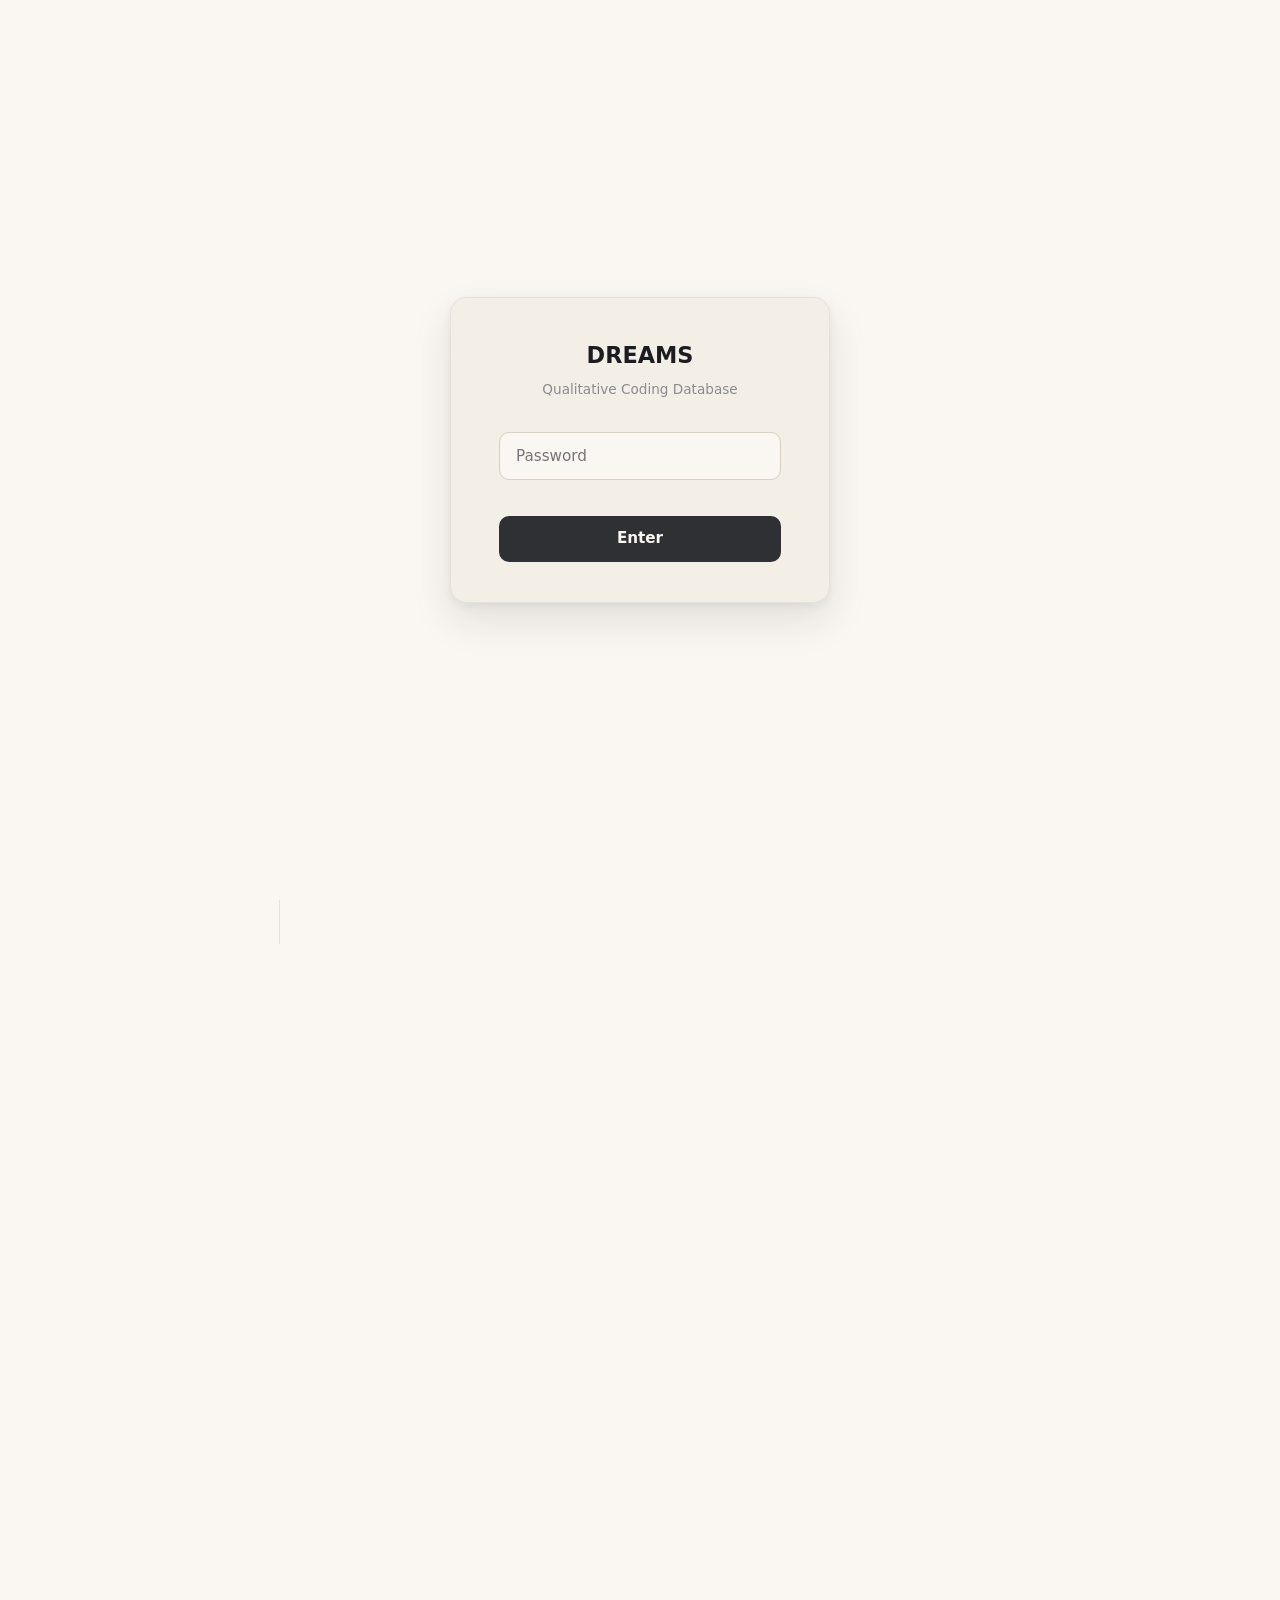
<file: qualitative/mobile.html>
<!doctype html>
<html lang="en">
<head>
<meta charset="utf-8">
<meta name="viewport" content="width=device-width,initial-scale=1,viewport-fit=cover">
<meta name="theme-color" content="#FAF7F2">
<title>DREAMS — Coded Quotes</title>
<script>
  // Reverse redirect — bounces wide viewports back to the desktop viewer.
  // Triggers on iPad rotation from portrait → landscape.
  (function () {
    var mq = window.matchMedia("(min-width: 881px)");
    if (mq.matches) {
      window.location.replace("index.html" + window.location.search + window.location.hash);
      return;
    }
    var onChange = function (e) {
      if (e.matches) {
        window.location.replace("index.html" + window.location.search + window.location.hash);
      }
    };
    if (mq.addEventListener) mq.addEventListener("change", onChange);
    else if (mq.addListener) mq.addListener(onChange);
  })();
</script>
<style>
  /* ---------- Design tokens (matches desktop viewer) ---------- */
  :root {
    --paper:        #FAF7F2;
    --paper-2:      #F4EFE6;
    --ink:          #1C1D22;
    --ink-2:        #4A4B53;
    --ink-3:        #8A8B91;
    --line:         #E6E1D6;
    --line-2:       #D6D0C2;
    --accent:       #2E3033;
    --highlight:    #FFE9A8;

    --d-comm:       #B07B2E;  --d-comm-bg:    #F4E9D2;  --d-comm-soft:  #FBF4E2;
    --d-symp:       #B14A3F;  --d-symp-bg:    #F2D8D2;  --d-symp-soft:  #FAE7E2;
    --d-fam:        #4F7A4E;  --d-fam-bg:     #DEE9D9;  --d-fam-soft:   #ECF2E7;
    --d-pcc:        #6B5391;  --d-pcc-bg:     #E1D9EB;  --d-pcc-soft:   #EFE9F4;
    --d-out:        #6E6F77;  --d-out-bg:     #DEDED9;  --d-out-soft:   #ECECE7;

    /* Theme palette (codebook v2) — t1..t4 themes, t0 deprecated/unthemed.
       Slugs key the CSS, so renaming a theme never touches this stylesheet. */
    --t1:  var(--d-comm);  --t1-bg:  var(--d-comm-bg);  --t1-soft:  var(--d-comm-soft);
    --t2:  var(--d-pcc);   --t2-bg:  var(--d-pcc-bg);   --t2-soft:  var(--d-pcc-soft);
    --t3:  var(--d-symp);  --t3-bg:  var(--d-symp-bg);  --t3-soft:  var(--d-symp-soft);
    --t4:  var(--d-fam);   --t4-bg:  var(--d-fam-bg);   --t4-soft:  var(--d-fam-soft);
    --t0:  var(--d-out);   --t0-bg:  var(--d-out-bg);   --t0-soft:  var(--d-out-soft);

    --arm-dxm:      #2F5D8B;  --arm-dxm-bg:   #DAE5EE;
    --arm-mdz:      #8B5A2F;  --arm-mdz-bg:   #EFE3D5;

    --shadow-sm:    0 1px 2px rgba(28,29,34,.04), 0 1px 1px rgba(28,29,34,.03);
    --shadow:       0 4px 14px rgba(28,29,34,.06), 0 2px 4px rgba(28,29,34,.04);
    --shadow-lg:    0 -8px 24px rgba(28,29,34,.08);

    --radius-sm:    6px;
    --radius:       10px;
    --radius-lg:    16px;

    --ui:           -apple-system, BlinkMacSystemFont, "Segoe UI", system-ui, "Helvetica Neue", Arial, sans-serif;
    --serif:        "Iowan Old Style", "Palatino", "Charter", "Georgia", "Times New Roman", serif;
    --mono:         ui-monospace, SFMono-Regular, "SF Mono", Menlo, Monaco, Consolas, monospace;

    --topbar-h:     54px;
    --searchbar-h:  56px;
  }

  @media (prefers-color-scheme: dark) {
    :root {
      --paper:      #16171B;
      --paper-2:    #1E1F24;
      --ink:        #ECEAE3;
      --ink-2:      #B5B4AE;
      --ink-3:      #76777E;
      --line:       #2A2B30;
      --line-2:     #353740;
      --accent:     #ECEAE3;
      --highlight:  #6B5414;

      --d-comm:     #E1B868;  --d-comm-bg:    #3D3220;  --d-comm-soft:  #2A2418;
      --d-symp:     #E58B7E;  --d-symp-bg:    #402523;  --d-symp-soft:  #2C1B1A;
      --d-fam:      #99C18F;  --d-fam-bg:     #243321;  --d-fam-soft:   #1B2519;
      --d-pcc:      #B4A3DC;  --d-pcc-bg:     #2D2940;  --d-pcc-soft:   #211E2E;
      --d-out:      #B4B5BB;  --d-out-bg:     #2C2D32;  --d-out-soft:   #212126;

      --arm-dxm:    #8AB4D9;  --arm-dxm-bg:   #1F2D3B;
      --arm-mdz:    #D2A57A;  --arm-mdz-bg:   #34281C;
    }
  }

  /* ---------- Reset / base ---------- */
  *, *::before, *::after { box-sizing: border-box; }
  html, body { height: 100%; }
  body {
    margin: 0;
    font-family: var(--ui);
    font-size: 15px;
    line-height: 1.5;
    color: var(--ink);
    background: var(--paper);
    -webkit-font-smoothing: antialiased;
    -moz-osx-font-smoothing: grayscale;
    text-rendering: optimizeLegibility;
    overscroll-behavior-y: contain;
  }
  body.sheet-open { overflow: hidden; }
  button { font: inherit; color: inherit; cursor: pointer; -webkit-tap-highlight-color: transparent; }
  input, select, textarea { font: inherit; color: inherit; }
  ::selection { background: var(--highlight); color: var(--ink); }

  /* ---------- Top bar ---------- */
  .topbar {
    position: sticky; top: 0; z-index: 30;
    height: var(--topbar-h);
    display: flex; align-items: center; gap: 12px;
    padding: 0 14px;
    padding-top: env(safe-area-inset-top);
    height: calc(var(--topbar-h) + env(safe-area-inset-top));
    background: color-mix(in srgb, var(--paper) 92%, transparent);
    backdrop-filter: saturate(1.2) blur(14px);
    -webkit-backdrop-filter: saturate(1.2) blur(14px);
    border-bottom: 1px solid var(--line);
  }
  .brand {
    display: flex; align-items: baseline; gap: 8px;
    user-select: none;
    flex-shrink: 0;
  }
  .brand .mark {
    font-family: var(--serif);
    font-style: italic;
    font-size: 20px;
    letter-spacing: .01em;
    color: var(--ink);
  }
  .brand .mark::first-letter { color: var(--d-symp); }
  .brand .sub {
    font-size: 10px;
    letter-spacing: .14em;
    text-transform: uppercase;
    color: var(--ink-3);
  }
  .topbar .spacer { flex: 1; }
  .topbar .count {
    font-variant-numeric: tabular-nums;
    color: var(--ink-3);
    font-size: 12px;
    letter-spacing: .04em;
    white-space: nowrap;
  }
  .topbar .count strong { color: var(--ink); font-weight: 600; }

  .sort-wrap {
    position: relative;
  }
  .sort-wrap select {
    appearance: none;
    -webkit-appearance: none;
    height: 32px;
    padding: 0 26px 0 10px;
    border: 1px solid var(--line);
    background: var(--paper-2);
    border-radius: 8px;
    font-size: 12.5px;
    color: var(--ink);
    cursor: pointer;
  }
  .sort-wrap::after {
    content: "";
    position: absolute; right: 8px; top: 50%; transform: translateY(-50%);
    width: 10px; height: 10px;
    background: currentColor;
    color: var(--ink-3);
    -webkit-mask: url("data:image/svg+xml;utf8,<svg xmlns='http://www.w3.org/2000/svg' viewBox='0 0 24 24'><path fill='none' stroke='black' stroke-width='2' stroke-linecap='round' stroke-linejoin='round' d='m6 9 6 6 6-6'/></svg>") center/contain no-repeat;
            mask: url("data:image/svg+xml;utf8,<svg xmlns='http://www.w3.org/2000/svg' viewBox='0 0 24 24'><path fill='none' stroke='black' stroke-width='2' stroke-linecap='round' stroke-linejoin='round' d='m6 9 6 6 6-6'/></svg>") center/contain no-repeat;
    pointer-events: none;
  }

  /* ---------- Search row ---------- */
  .searchrow {
    position: sticky;
    top: calc(var(--topbar-h) + env(safe-area-inset-top));
    z-index: 25;
    background: var(--paper);
    padding: 10px 14px 10px;
    border-bottom: 1px solid var(--line);
    display: flex; align-items: center; gap: 10px;
  }
  .search {
    flex: 1;
    position: relative;
  }
  .search input {
    width: 100%;
    height: 38px;
    border: 1px solid var(--line);
    background: var(--paper-2);
    border-radius: 999px;
    padding: 0 38px 0 38px;
    color: var(--ink);
    font-size: 15px;
    transition: border-color .15s, background .15s, box-shadow .15s;
  }
  .search input:focus {
    outline: none;
    border-color: var(--ink-3);
    background: var(--paper);
    box-shadow: 0 0 0 4px color-mix(in srgb, var(--ink) 5%, transparent);
  }
  .search::before {
    content: "";
    position: absolute; left: 12px; top: 50%; transform: translateY(-50%);
    width: 16px; height: 16px;
    background: currentColor;
    color: var(--ink-3);
    -webkit-mask: url("data:image/svg+xml;utf8,<svg xmlns='http://www.w3.org/2000/svg' viewBox='0 0 24 24'><path fill='none' stroke='black' stroke-width='2' stroke-linecap='round' d='M11 19a8 8 0 1 1 0-16 8 8 0 0 1 0 16Zm6.5-1.5L21 21'/></svg>") center/contain no-repeat;
            mask: url("data:image/svg+xml;utf8,<svg xmlns='http://www.w3.org/2000/svg' viewBox='0 0 24 24'><path fill='none' stroke='black' stroke-width='2' stroke-linecap='round' d='M11 19a8 8 0 1 1 0-16 8 8 0 0 1 0 16Zm6.5-1.5L21 21'/></svg>") center/contain no-repeat;
    pointer-events: none;
  }
  .search-clear {
    position: absolute; right: 6px; top: 50%; transform: translateY(-50%);
    width: 26px; height: 26px;
    border: 0; background: transparent; color: var(--ink-3);
    border-radius: 50%;
    display: none; align-items: center; justify-content: center;
    font-size: 18px; line-height: 1;
  }
  .search-clear:active { background: var(--paper-2); color: var(--ink); }
  .search.has-value .search-clear { display: inline-flex; }

  .filter-btn {
    height: 38px;
    padding: 0 14px 0 12px;
    border: 1px solid var(--line);
    background: var(--paper-2);
    color: var(--ink);
    border-radius: 999px;
    display: inline-flex; align-items: center; gap: 6px;
    font-size: 13.5px;
    font-weight: 500;
    flex-shrink: 0;
  }
  .filter-btn .icon {
    width: 14px; height: 14px;
    background: currentColor;
    -webkit-mask: url("data:image/svg+xml;utf8,<svg xmlns='http://www.w3.org/2000/svg' viewBox='0 0 24 24'><path fill='none' stroke='black' stroke-width='2' stroke-linecap='round' stroke-linejoin='round' d='M3 5h18M6 12h12M10 19h4'/></svg>") center/contain no-repeat;
            mask: url("data:image/svg+xml;utf8,<svg xmlns='http://www.w3.org/2000/svg' viewBox='0 0 24 24'><path fill='none' stroke='black' stroke-width='2' stroke-linecap='round' stroke-linejoin='round' d='M3 5h18M6 12h12M10 19h4'/></svg>") center/contain no-repeat;
  }
  .filter-btn .badge {
    margin-left: 2px;
    background: var(--ink);
    color: var(--paper);
    font-size: 10.5px;
    font-weight: 700;
    min-width: 18px; height: 18px;
    border-radius: 999px;
    padding: 0 5px;
    display: inline-flex; align-items: center; justify-content: center;
    font-variant-numeric: tabular-nums;
  }
  .filter-btn .badge:empty { display: none; }
  .filter-btn[data-active="true"] {
    background: var(--ink);
    color: var(--paper);
    border-color: var(--ink);
  }
  .filter-btn[data-active="true"] .badge {
    background: var(--paper);
    color: var(--ink);
  }

  /* ---------- Active filter chips ---------- */
  .chiprow {
    display: flex;
    gap: 6px;
    overflow-x: auto;
    scrollbar-width: none;
    padding: 8px 14px 0;
    margin: 0;
  }
  .chiprow::-webkit-scrollbar { display: none; }
  .chiprow:empty { display: none; }
  .chiprow .chip {
    display: inline-flex; align-items: center; gap: 4px;
    background: var(--paper-2);
    border: 1px solid var(--line);
    border-radius: 999px;
    padding: 4px 6px 4px 10px;
    font-size: 12px;
    color: var(--ink-2);
    white-space: nowrap;
    flex-shrink: 0;
  }
  .chiprow .chip .label { color: var(--ink-3); margin-right: 2px; }
  .chiprow .chip .x {
    border: 0; background: transparent;
    width: 18px; height: 18px;
    display: inline-flex; align-items: center; justify-content: center;
    border-radius: 50%;
    color: var(--ink-3);
    line-height: 1;
    font-size: 14px;
  }
  .chiprow .chip .x:active { background: var(--line); color: var(--ink); }
  .chiprow .clear-all {
    border: 0; background: transparent;
    color: var(--ink-3);
    font-size: 12px;
    padding: 4px 8px;
    border-radius: 999px;
    text-decoration: underline;
    text-underline-offset: 2px;
  }

  /* ---------- Cards ---------- */
  main {
    padding: 14px 14px 32px;
  }

  .card {
    --c:    var(--d-out);
    --c-bg: var(--d-out-bg);
    --c-soft: var(--d-out-soft);

    position: relative;
    background: var(--paper);
    border: 1px solid var(--line);
    border-radius: var(--radius-lg);
    padding: 16px 18px 14px 22px;
    margin-bottom: 12px;
    box-shadow: var(--shadow-sm);
    overflow: hidden;
  }
  .card::before {
    content: "";
    position: absolute; left: 0; top: 0; bottom: 0;
    width: 4px;
    background: var(--c);
  }
  .card[data-theme="t1"] { --c: var(--t1); --c-bg: var(--t1-bg); --c-soft: var(--t1-soft); }
  .card[data-theme="t2"] { --c: var(--t2); --c-bg: var(--t2-bg); --c-soft: var(--t2-soft); }
  .card[data-theme="t3"] { --c: var(--t3); --c-bg: var(--t3-bg); --c-soft: var(--t3-soft); }
  .card[data-theme="t4"] { --c: var(--t4); --c-bg: var(--t4-bg); --c-soft: var(--t4-soft); }
  .card[data-theme="t0"] { --c: var(--t0); --c-bg: var(--t0-bg); --c-soft: var(--t0-soft); }

  /* Deprecated rows — out of scope under the v3 question (D12/D13), retained
     for audit and never deleted. Shown only when the audit switch is on. */
  .card.deprecated {
    --c: var(--t0); --c-bg: var(--t0-bg); --c-soft: var(--t0-soft);
    background: color-mix(in srgb, var(--paper-2) 70%, var(--paper));
    border-style: dashed;
    box-shadow: none;
  }
  .card.deprecated .quote {
    color: var(--ink-3);
    text-decoration: line-through;
    text-decoration-thickness: from-font;
    text-decoration-color: color-mix(in srgb, var(--ink-3) 45%, transparent);
  }
  .card.deprecated .quote::before { opacity: .35; }
  .card.deprecated .domain { color: var(--ink-3); }

  .card-head {
    display: flex; align-items: baseline; justify-content: space-between;
    gap: 10px;
    margin-bottom: 8px;
  }
  .card .domain {
    font-size: 10.5px;
    letter-spacing: .12em;
    text-transform: uppercase;
    font-weight: 600;
    color: var(--c);
  }
  .card .id {
    font-family: var(--mono);
    font-size: 10.5px;
    color: var(--ink-3);
    font-variant-numeric: tabular-nums;
  }
  .card .quote {
    font-family: var(--serif);
    font-size: 16px;
    line-height: 1.45;
    color: var(--ink);
    margin: 0;
    position: relative;
    padding-left: 14px;
  }
  .card .quote::before {
    content: "“";
    position: absolute; left: -2px; top: -4px;
    font-size: 26px;
    color: var(--c);
    line-height: 1;
    font-family: var(--serif);
  }
  .card .note {
    margin-top: 10px;
    padding: 8px 10px;
    background: var(--c-soft);
    border-left: 2px solid var(--c);
    border-radius: 4px;
    font-size: 13px;
    color: var(--ink-2);
    font-style: italic;
  }
  .card .note::before {
    content: "Note — ";
    font-style: normal;
    font-weight: 600;
    color: var(--c);
    letter-spacing: .04em;
    font-size: 11px;
    text-transform: uppercase;
  }
  .card .meta {
    display: flex; flex-wrap: wrap; gap: 6px;
    margin-top: 12px;
    padding-top: 10px;
    border-top: 1px dashed var(--line);
  }
  .card .meta .pill {
    font-size: 11.5px;
    padding: 3px 9px;
    border-radius: 999px;
    background: var(--paper-2);
    color: var(--ink-2);
    border: 1px solid var(--line);
    white-space: nowrap;
  }
  .card .meta .pill.stream {
    background: var(--c-bg);
    color: var(--c);
    border-color: color-mix(in srgb, var(--c) 22%, transparent);
    font-weight: 600;
  }
  .card .meta .pill.stream .dot {
    display: inline-block;
    width: 5px; height: 5px;
    background: var(--c);
    border-radius: 50%;
    margin-right: 5px;
    vertical-align: 1px;
  }
  /* v1 provenance (retired sub-code) — retrieval aid on legacy rows only */
  .card .meta .pill.prov {
    background: transparent;
    border-style: dashed;
    border-color: var(--line-2);
    color: var(--ink-3);
    font-size: 11px;
  }
  .card .meta .pill.prov::before {
    content: "v1 ";
    font-family: var(--mono);
    font-size: 9.5px;
    opacity: .8;
  }
  .card .meta .pill.dep {
    background: var(--t0-bg);
    color: var(--ink-2);
    border-color: color-mix(in srgb, var(--ink-3) 35%, transparent);
    font-weight: 600;
    font-size: 10.5px;
    letter-spacing: .06em;
    text-transform: uppercase;
  }
  .card .meta .pill.arm.DXM { background: var(--arm-dxm-bg); color: var(--arm-dxm); border-color: color-mix(in srgb, var(--arm-dxm) 22%, transparent); font-weight: 600; }
  .card .meta .pill.arm.MDZ { background: var(--arm-mdz-bg); color: var(--arm-mdz); border-color: color-mix(in srgb, var(--arm-mdz) 22%, transparent); font-weight: 600; }
  .card .meta .pill.patient { font-variant-numeric: tabular-nums; font-weight: 600; color: var(--ink); }
  .card .src {
    margin-top: 10px;
    font-size: 11px;
    color: var(--ink-3);
    font-family: var(--mono);
    word-break: break-all;
  }

  mark { background: var(--highlight); color: var(--ink); padding: 0 1px; border-radius: 2px; }

  .empty {
    text-align: center;
    padding: 60px 20px;
    color: var(--ink-3);
  }
  .empty .title {
    font-family: var(--serif);
    font-style: italic;
    font-size: 18px;
    color: var(--ink-2);
    margin-bottom: 6px;
  }

  /* ---------- Footer ---------- */
  footer {
    padding: 24px 14px calc(20px + env(safe-area-inset-bottom));
    text-align: center;
    border-top: 1px solid var(--line);
    color: var(--ink-3);
    font-size: 12.5px;
  }
  footer .desktop-link {
    display: inline-flex; align-items: center; gap: 6px;
    color: var(--ink-2);
    text-decoration: none;
    border: 1px solid var(--line);
    background: var(--paper-2);
    padding: 8px 14px;
    border-radius: 999px;
    font-size: 13px;
    margin-bottom: 8px;
  }
  footer .desktop-link:active { background: var(--line); }
  footer .desktop-link .icon {
    width: 14px; height: 14px;
    background: currentColor;
    -webkit-mask: url("data:image/svg+xml;utf8,<svg xmlns='http://www.w3.org/2000/svg' viewBox='0 0 24 24'><path fill='none' stroke='black' stroke-width='2' stroke-linecap='round' stroke-linejoin='round' d='M2 5h20v12H2zM8 21h8M12 17v4'/></svg>") center/contain no-repeat;
            mask: url("data:image/svg+xml;utf8,<svg xmlns='http://www.w3.org/2000/svg' viewBox='0 0 24 24'><path fill='none' stroke='black' stroke-width='2' stroke-linecap='round' stroke-linejoin='round' d='M2 5h20v12H2zM8 21h8M12 17v4'/></svg>") center/contain no-repeat;
  }
  footer .note { display: block; font-size: 11.5px; color: var(--ink-3); margin-top: 4px; }

  /* ---------- Filter bottom sheet ---------- */
  .sheet-backdrop {
    position: fixed; inset: 0;
    background: rgba(28,29,34,.45);
    z-index: 90;
    opacity: 0;
    pointer-events: none;
    transition: opacity .25s;
  }
  .sheet-backdrop.open { opacity: 1; pointer-events: auto; }

  .sheet {
    position: fixed;
    left: 0; right: 0; bottom: 0;
    z-index: 100;
    max-height: 85vh;
    background: var(--paper);
    border-top-left-radius: var(--radius-lg);
    border-top-right-radius: var(--radius-lg);
    box-shadow: var(--shadow-lg);
    transform: translateY(100%);
    transition: transform .3s cubic-bezier(.32,.72,0,1);
    display: flex; flex-direction: column;
    padding-bottom: env(safe-area-inset-bottom);
  }
  .sheet.open { transform: translateY(0); }
  .sheet .grabber {
    width: 36px; height: 4px; border-radius: 999px;
    background: var(--line-2);
    margin: 8px auto 4px;
    flex-shrink: 0;
  }
  .sheet-head {
    display: flex; align-items: center; justify-content: space-between;
    padding: 8px 16px 12px;
    border-bottom: 1px solid var(--line);
    flex-shrink: 0;
  }
  .sheet-head h2 {
    margin: 0; font-size: 16px; font-weight: 600; color: var(--ink);
  }
  .sheet-head .actions {
    display: flex; align-items: center; gap: 6px;
  }
  .sheet-head button {
    border: 0; background: transparent;
    color: var(--ink-2);
    font-size: 14px;
    padding: 6px 10px;
    border-radius: 8px;
  }
  .sheet-head .reset {
    color: var(--ink-3);
  }
  .sheet-head .reset:disabled { opacity: 0; pointer-events: none; }
  .sheet-head .done {
    background: var(--ink);
    color: var(--paper);
    font-weight: 600;
    padding: 6px 14px;
  }

  .sheet-body {
    overflow-y: auto;
    -webkit-overflow-scrolling: touch;
    padding: 0 16px 12px;
  }

  details.facet {
    border-bottom: 1px solid var(--line);
    padding: 4px 0;
  }
  details.facet:last-child { border-bottom: 0; }
  details.facet > summary {
    list-style: none;
    cursor: pointer;
    display: flex; align-items: center; justify-content: space-between;
    padding: 14px 2px;
    font-weight: 600;
    font-size: 14.5px;
    color: var(--ink);
    user-select: none;
  }
  details.facet > summary::-webkit-details-marker { display: none; }
  details.facet > summary::after {
    content: "";
    width: 9px; height: 9px;
    border-right: 1.5px solid var(--ink-3);
    border-bottom: 1.5px solid var(--ink-3);
    transform: rotate(45deg) translate(-1px, -1px);
    transition: transform .15s;
    margin-left: 8px;
  }
  details.facet[open] > summary::after { transform: rotate(-135deg) translate(-1px, -1px); }
  details.facet > summary .badge {
    margin-left: auto; margin-right: 10px;
    background: var(--paper-2);
    color: var(--ink-2);
    font-size: 11.5px;
    padding: 2px 8px;
    border-radius: 999px;
    font-variant-numeric: tabular-nums;
    font-weight: 500;
  }
  details.facet > summary .badge:empty { display: none; }

  .options {
    display: flex; flex-direction: column;
    gap: 1px;
    margin: 4px 0 12px;
  }
  .opt {
    display: flex; align-items: center; gap: 12px;
    padding: 10px 6px;
    border-radius: 8px;
    cursor: pointer;
    font-size: 14.5px;
    color: var(--ink);
    min-height: 40px;
  }
  .opt:active { background: var(--paper-2); }
  .opt input { margin: 0; width: 18px; height: 18px; accent-color: var(--ink); flex-shrink: 0; }
  .opt .swatch {
    width: 9px; height: 9px; border-radius: 50%;
    background: var(--ink-3);
    flex-shrink: 0;
  }
  .opt .label { flex: 1; }
  .opt .n {
    font-size: 12px; color: var(--ink-3);
    font-variant-numeric: tabular-nums;
  }
  .opt[data-checked="true"] { color: var(--ink); }
  .opt[data-checked="true"] .label { font-weight: 600; }

  /* ---------- Scope switch (audit view) ---------- */
  .scope-row {
    display: flex; align-items: center; gap: 12px;
    padding: 14px 6px 14px;
    border-bottom: 1px solid var(--line);
  }
  .scope-row .txt { flex: 1; }
  .scope-row .txt .t { font-size: 14.5px; font-weight: 600; color: var(--ink); }
  .scope-row .txt .d { font-size: 12px; color: var(--ink-3); margin-top: 2px; }
  .scope-row input { width: 20px; height: 20px; margin: 0; accent-color: var(--ink); flex-shrink: 0; }

  /* ---------- Password gate (matches desktop) ---------- */
  #gate {
    position: fixed; inset: 0; z-index: 9999;
    background: var(--paper);
    display: flex; align-items: center; justify-content: center;
    font-family: var(--ui);
  }
  #gate .box {
    background: var(--paper-2);
    border: 1px solid var(--line);
    border-radius: var(--radius-lg);
    padding: 2.2rem 2rem;
    width: min(380px, 90vw);
    box-shadow: 0 18px 40px rgba(28,29,34,.10), 0 4px 10px rgba(28,29,34,.05);
    text-align: center;
  }
  #gate .title { font-size: 1.4rem; font-weight: 700; color: var(--ink); margin-bottom: .4rem; }
  #gate .sub { font-size: .85rem; color: var(--ink-3); margin-bottom: 2rem; }
  #gate input {
    width: 100%; padding: .7rem 1rem;
    border: 1.5px solid var(--line-2); border-radius: var(--radius);
    background: var(--paper); color: var(--ink);
    font-family: var(--ui); font-size: 1rem;
    outline: none; margin-bottom: .75rem;
    transition: border-color .15s;
  }
  #gate input:focus { border-color: var(--accent); }
  #gate .err { color: #B14A3F; font-size: .8rem; min-height: 1.2em; margin-bottom: .5rem; }
  #gate button {
    width: 100%; padding: .8rem;
    background: var(--accent); color: var(--paper);
    border: none; border-radius: var(--radius);
    font-family: var(--ui); font-size: 1rem; font-weight: 600;
  }
</style>
</head>
<body>

<!-- Password gate -->
<div id="gate">
  <div class="box">
    <div class="title">DREAMS</div>
    <div class="sub">Qualitative Coding Database</div>
    <input id="gate-input" type="password" placeholder="Password" autocomplete="current-password" />
    <div id="gate-err" class="err"></div>
    <button id="gate-submit">Enter</button>
  </div>
</div>
<script>
  (function () {
    var PW = "DREAMS2026";
    var gate = document.getElementById("gate");
    var input = document.getElementById("gate-input");
    var err = document.getElementById("gate-err");
    if (sessionStorage.getItem("dreams_auth") === "1") {
      gate.style.display = "none";
    }
    function check() {
      if (input.value === PW) {
        sessionStorage.setItem("dreams_auth", "1");
        gate.style.display = "none";
      } else {
        err.textContent = "Incorrect password.";
        input.value = "";
        input.focus();
      }
    }
    document.getElementById("gate-submit").addEventListener("click", check);
    input.addEventListener("keydown", function (e) { if (e.key === "Enter") check(); });
  })();
</script>

<header class="topbar">
  <div class="brand">
    <div class="mark">DREAMS</div>
    <div class="sub">Coded</div>
  </div>
  <div class="spacer"></div>
  <div class="sort-wrap">
    <select id="sort" aria-label="Sort">
      <option value="theme">Theme</option>
      <option value="patient">Patient</option>
      <option value="arm">Arm</option>
      <option value="day">Day</option>
      <option value="stream">Stream</option>
      <option value="id">Order</option>
    </select>
  </div>
  <div class="count" id="count">— of —</div>
</header>

<div class="searchrow">
  <div class="search" id="searchWrap">
    <input id="search" type="search" autocomplete="off" spellcheck="false" placeholder="Search quotes…" />
    <button class="search-clear" id="searchClear" aria-label="Clear search">×</button>
  </div>
  <button class="filter-btn" id="filterBtn" type="button" aria-haspopup="dialog" aria-expanded="false">
    <span class="icon" aria-hidden="true"></span>
    <span>Filters</span>
    <span class="badge" id="filterBadge"></span>
  </button>
</div>

<div class="chiprow" id="chiprow" aria-label="Active filters"></div>

<main id="main">
  <div id="grid"></div>
</main>

<footer>
  <a href="index.html" class="desktop-link" id="desktopLink">
    <span class="icon" aria-hidden="true"></span>
    <span>Use desktop view</span>
  </a>
  <span class="note">Best on a wide screen — full filtering, multi-axis grouping, list view</span>
</footer>

<!-- Filter bottom sheet -->
<div class="sheet-backdrop" id="sheetBackdrop"></div>
<aside class="sheet" id="sheet" role="dialog" aria-modal="true" aria-label="Filters" aria-hidden="true">
  <div class="grabber" aria-hidden="true"></div>
  <div class="sheet-head">
    <h2>Filters</h2>
    <div class="actions">
      <button class="reset" id="sheetReset" type="button" disabled>Clear all</button>
      <button class="done" id="sheetDone" type="button">Done</button>
    </div>
  </div>
  <div class="sheet-body" id="sheetBody"></div>
</aside>

<script id="embedded-data" type="application/json">[{"id":1,"source_file":"MDZ23-Medical-003-2023-06-02-1834.txt","patient":"MDZ23","arm":"MDZ","day":"Day0","discipline":"Medical","quote":"Substantial deterioration with [patient] experiencing some breathing distress, asking for help","theme":"Nature of Observed Distress","stream":"staff","status":"in_scope","theme_date":"2026-07-23","code":"Symptom Control","subcode":"Breathing distress"},{"id":3,"source_file":"MDZ23-Medical-003-2023-06-02-1834.txt","patient":"MDZ23","arm":"MDZ","day":"Day0","discipline":"Medical","quote":"Was normal earlier today without evidence of delirium, now fixated with some mild hyperactivity","theme":"Nature of Observed Distress","stream":"staff","status":"in_scope","theme_date":"2026-07-23","code":"Symptom Control","subcode":"Delirium"},{"id":5,"source_file":"MDZ9-Nursing-011-2022-03-30-1446.txt","patient":"MDZ9","arm":"MDZ","day":"Day1","discipline":"Nursing","quote":"Cognition: responding to voice, alert at times","theme":"Rousable or Responsive Communication","stream":"staff","status":"in_scope","theme_date":"2026-07-23","code":"Communication","subcode":"Responsive to voice"},{"id":10,"source_file":"MDZ25-Nursing-018-2023-07-16-1929.txt","patient":"MDZ25","arm":"MDZ","day":"Day2","discipline":"Nursing","quote":"Appears settled. Nil tenderness to left hip/flank when touching. Breakthrough morphine effect. Patient appears settled and sleeping at time of report.","theme":"Comfort through Deep Settling","stream":"staff","status":"in_scope","theme_date":"2026-07-23","code":"Patient-Centred Care","subcode":"Comfort - Apparent"},{"id":13,"source_file":"DXM23_PCA_Day_2_Form_1.txt","patient":"DXM23","arm":"DXM","day":"Day2","discipline":"PCA","quote":"She was frustrated with not being able to verbalise what she wanted, which was for her knees to be up. We got it in the end with slight nods or shaking the head.","theme":"Rousable or Responsive Communication","stream":"family (PCA)","status":"in_scope","theme_date":"2026-07-23","code":"Communication","subcode":"Difficulty communicating"},{"id":14,"source_file":"DXM23_PCA_Day_2_Form_1.txt","patient":"DXM23","arm":"DXM","day":"Day2","discipline":"PCA","quote":"She pointed/rubbed her throat and confirmed she was sore.","theme":"Rousable or Responsive Communication","stream":"family (PCA)","status":"in_scope","theme_date":"2026-07-23","code":"Communication","subcode":"Communicating needs"},{"id":15,"source_file":"DXM23_PCA_Day_2_Form_1.txt","patient":"DXM23","arm":"DXM","day":"Day2","discipline":"PCA","quote":"She had two small periods of agitation, both due to discomfort.","theme":"Nature of Observed Distress","stream":"family (PCA)","status":"in_scope","theme_date":"2026-07-23","code":"Symptom Control","subcode":"Agitation"},{"id":16,"source_file":"DXM23_PCA_Day_2_Form_1.txt","patient":"DXM23","arm":"DXM","day":"Day2","discipline":"PCA","quote":"Mum had a mostly restful day.","theme":"Comfort through Deep Settling","stream":"family (PCA)","status":"in_scope","theme_date":"2026-07-23","code":"Symptom Control","subcode":"Comfort achieved"},{"id":17,"source_file":"DXM23_PCA_Day_2_Form_1.txt","patient":"DXM23","arm":"DXM","day":"Day2","discipline":"PCA","quote":"She had tears in her eyes and looked sad.","theme":"Comfort through Preserved Awareness","stream":"family (PCA)","status":"in_scope","theme_date":"2026-07-23","code":"Symptom Control","subcode":"Psychological distress"},{"id":18,"source_file":"DXM23_PCA_Day_2_Form_1.txt","patient":"DXM23","arm":"DXM","day":"Day2","discipline":"PCA","quote":"I offered a wet swab for her to suck and it helped a lot.","theme":"Comfort through Preserved Awareness","stream":"family (PCA)","status":"in_scope","theme_date":"2026-07-23","code":"Family","subcode":"Family providing care"},{"id":19,"source_file":"MDZ16-Nursing-013-2022-08-07-0354.txt","patient":"MDZ16","arm":"MDZ","day":"Day0","discipline":"Nursing","quote":"RASS-PAL score = -5 (Not Rousable). No response to voice or stimulation by light touch.","theme":"Comfort through Deep Settling","stream":"staff","status":"in_scope","theme_date":"2026-07-23","code":"Communication","subcode":"Non-responsive"},{"id":20,"source_file":"MDZ16-Nursing-013-2022-08-07-0354.txt","patient":"MDZ16","arm":"MDZ","day":"Day0","discipline":"Nursing","quote":"[patient] appears comfortable.","theme":"Comfort through Deep Settling","stream":"staff","status":"in_scope","theme_date":"2026-07-23","code":"Symptom Control","subcode":"Comfort achieved"},{"id":23,"source_file":"MDZ21-Nursing-015-2023-03-01-0509.txt","patient":"MDZ21","arm":"MDZ","day":"Day1","discipline":"Nursing","quote":"Patient is in terminal stage, unconscious","theme":"Comfort through Deep Settling","stream":"staff","status":"in_scope","theme_date":"2026-07-23","code":"Communication","subcode":"Non-responsive"},{"id":27,"source_file":"DXM3_PCA_Day_1_Form_1.txt","patient":"DXM3","arm":"DXM","day":"Day1","discipline":"PCA","quote":"Shaking rapidly for 5 minutes, legs and body.","theme":"Nature of Observed Distress","stream":"family (PCA)","status":"in_scope","theme_date":"2026-07-23","code":"Symptom Control","subcode":"Agitation"},{"id":33,"source_file":"DXM19-Nursing-013-2022-12-22-1134.txt","patient":"DXM19","arm":"DXM","day":"Day2","discipline":"Nursing","quote":"Eyes open to gentle touch, however eyes closed quickly back. Pt not engaging with staff verbally.","theme":"Rousable or Responsive Communication","stream":"staff","status":"in_scope","theme_date":"2026-07-23","code":"Communication","subcode":"Responsive to touch"},{"id":34,"source_file":"DXM19-Nursing-013-2022-12-22-1134.txt","patient":"DXM19","arm":"DXM","day":"Day2","discipline":"Nursing","quote":"Pt appeared comfortable and settled. Nil breakthrough required at time of report. Nil facial grimacing, nil signs of pain or agitation. Pt settled.","theme":"Comfort through Deep Settling","stream":"staff","status":"in_scope","theme_date":"2026-07-23","code":"Symptom Control","subcode":"Comfort achieved"},{"id":36,"source_file":"DXM3-Nursing-009-2021-06-05-1227.txt","patient":"DXM3","arm":"DXM","day":"Day1","discipline":"Nursing","quote":"Rousable to voice and/or touch. Able to answer short yes/no questions only.","theme":"Rousable or Responsive Communication","stream":"staff","status":"in_scope","theme_date":"2026-07-23","code":"Communication","subcode":"Responsive to voice"},{"id":37,"source_file":"DXM3-Nursing-009-2021-06-05-1227.txt","patient":"DXM3","arm":"DXM","day":"Day1","discipline":"Nursing","quote":"Able to answer short yes/no questions only. Occasional whispering of words.","theme":"Rousable or Responsive Communication","stream":"staff","status":"in_scope","theme_date":"2026-07-23","code":"Communication","subcode":"Limited verbal"},{"id":38,"source_file":"DXM3-Nursing-009-2021-06-05-1227.txt","patient":"DXM3","arm":"DXM","day":"Day1","discipline":"Nursing","quote":"Resting comfortably in bed ATOR.","theme":"Comfort through Deep Settling","stream":"staff","status":"in_scope","theme_date":"2026-07-23","code":"Symptom Control","subcode":"Comfort achieved"},{"id":43,"source_file":"DXM19-Nursing-005-2022-12-20-2006.txt","patient":"DXM19","arm":"DXM","day":"DayMinus1","discipline":"Nursing","quote":"Pt alert, at times answering questions appropriately.","theme":"Rousable or Responsive Communication","stream":"staff","status":"in_scope","theme_date":"2026-07-23","code":"Communication","subcode":"Verbal"},{"id":44,"source_file":"DXM19-Nursing-005-2022-12-20-2006.txt","patient":"DXM19","arm":"DXM","day":"DayMinus1","discipline":"Nursing","quote":"Pt orientated to person, not orientated to place or time. Pt pleasantly confused, cooperative with care.","theme":"Comfort through Preserved Awareness","stream":"staff","status":"in_scope","theme_date":"2026-07-23","code":"Symptom Control","subcode":"Delirium"},{"id":47,"source_file":"DXM19-Nursing-005-2022-12-20-2006.txt","patient":"DXM19","arm":"DXM","day":"DayMinus1","discipline":"Nursing","quote":"Pt in good spirits this evening, happy to see all their family.","theme":"Rousable or Responsive Communication","stream":"staff","status":"in_scope","theme_date":"2026-07-23","code":"Patient-Centred Care","subcode":"Emotional wellbeing"},{"id":48,"source_file":"DXM11-Nursing-023-2022-05-09-1833.txt","patient":"DXM11","arm":"DXM","day":"Day1","discipline":"Nursing","quote":"Pt unresponsive to verbal stimuli or when repositioned in bed.","theme":"Comfort through Deep Settling","stream":"staff","status":"in_scope","theme_date":"2026-07-23","code":"Communication","subcode":"Non-responsive"},{"id":51,"source_file":"DXM11-Nursing-023-2022-05-09-1833.txt","patient":"DXM11","arm":"DXM","day":"Day1","discipline":"Nursing","quote":"Settled evening. Nil distress observed.","theme":"Comfort through Deep Settling","stream":"staff","status":"in_scope","theme_date":"2026-07-23","code":"Patient-Centred Care","subcode":"Comfort - Apparent"},{"id":53,"source_file":"DXM8-Nursing-012-2021-12-31-0502.txt","patient":"DXM8","arm":"DXM","day":"Day0","discipline":"Nursing","quote":"Remains unresponsive.","theme":"Comfort through Deep Settling","stream":"staff","status":"in_scope","theme_date":"2026-07-23","code":"Communication","subcode":"Non-responsive"},{"id":58,"source_file":"DXM23-Nursing-007-2023-05-17-1931.txt","patient":"DXM23","arm":"DXM","day":"DayMinus1","discipline":"Nursing","quote":"Pt c/o pain waving hand over throat and stating she feels terrible.","theme":"Rousable or Responsive Communication","stream":"staff","status":"in_scope","theme_date":"2026-07-23","code":"Communication","subcode":"Communicating needs"},{"id":60,"source_file":"DXM4-Medical-008-2021-07-09-1546.txt","patient":"DXM4","arm":"DXM","day":"Day2","discipline":"Medical","quote":"Nil response to verbal stimuli.","theme":"Comfort through Deep Settling","stream":"staff","status":"in_scope","theme_date":"2026-07-23","code":"Communication","subcode":"Non-responsive"},{"id":61,"source_file":"DXM4-Medical-008-2021-07-09-1546.txt","patient":"DXM4","arm":"DXM","day":"Day2","discipline":"Medical","quote":"[patient] resting comfortably. No breakthroughs required.","theme":"Comfort through Deep Settling","stream":"staff","status":"in_scope","theme_date":"2026-07-23","code":"Symptom Control","subcode":"Comfort achieved"},{"id":63,"source_file":"MDZ24_PCA_Day_0_Form_1.txt","patient":"MDZ24","arm":"MDZ","day":"Day0","discipline":"PCA","quote":"Seems to be at ease.","theme":"Comfort through Deep Settling","stream":"family (PCA)","status":"in_scope","theme_date":"2026-07-23","code":"Patient-Centred Care","subcode":"Comfort - Apparent"},{"id":64,"source_file":"MDZ5-Medical-006-2021-07-01-0919.txt","patient":"MDZ5","arm":"MDZ","day":"Day1","discipline":"Medical","quote":"Sleeping soundly, RASS -5.","theme":"Comfort through Deep Settling","stream":"staff","status":"in_scope","theme_date":"2026-07-23","code":"Patient-Centred Care","subcode":"Comfort - Apparent"},{"id":65,"source_file":"MDZ5-Medical-006-2021-07-01-0919.txt","patient":"MDZ5","arm":"MDZ","day":"Day1","discipline":"Medical","quote":"Some intermittent rousability reported by family with eye flickering to conversation which they find comforting.","theme":"Rousable or Responsive Communication","stream":"staff","status":"in_scope","theme_date":"2026-07-23","code":"Communication","subcode":"Responsive to voice"},{"id":66,"source_file":"MDZ5-Medical-006-2021-07-01-0919.txt","patient":"MDZ5","arm":"MDZ","day":"Day1","discipline":"Medical","quote":"Report they are very happy with his care and that they feel he has been majority comfortable.","theme":"Comfort through Deep Settling","stream":"family (reported)","status":"in_scope","theme_date":"2026-07-23","code":"Family","subcode":"Family satisfaction with care"},{"id":69,"source_file":"MDZ2-Nursing-003-2021-05-24-1423.txt","patient":"MDZ2","arm":"MDZ","day":"DayMinus1","discipline":"Nursing","quote":"Speaking in small sentences.","theme":"Rousable or Responsive Communication","stream":"staff","status":"in_scope","theme_date":"2026-07-23","code":"Communication","subcode":"Verbal"},{"id":70,"source_file":"MDZ2-Nursing-003-2021-05-24-1423.txt","patient":"MDZ2","arm":"MDZ","day":"DayMinus1","discipline":"Nursing","quote":"Pt alert orientated to time place and person and cooperative with care.","theme":"Rousable or Responsive Communication","stream":"staff","status":"in_scope","theme_date":"2026-07-23","code":"Symptom Control","subcode":"Cognition intact"},{"id":72,"source_file":"MDZ2-Nursing-003-2021-05-24-1423.txt","patient":"MDZ2","arm":"MDZ","day":"DayMinus1","discipline":"Nursing","quote":"Pt visited by family and cats this shift.","theme":"Comfort through Preserved Awareness","stream":"family (reported)","status":"in_scope","theme_date":"2026-07-23","code":"Family","subcode":"Family present"},{"id":73,"source_file":"MDZ2-Nursing-003-2021-05-24-1423.txt","patient":"MDZ2","arm":"MDZ","day":"DayMinus1","discipline":"Nursing","quote":"Pt remains in good spirits, nil concerns ATOR.","theme":"Rousable or Responsive Communication","stream":"staff","status":"in_scope","theme_date":"2026-07-23","code":"Patient-Centred Care","subcode":"Emotional wellbeing"},{"id":74,"source_file":"DXM16-Nursing-010-2022-11-05-0522.txt","patient":"DXM16","arm":"DXM","day":"DayMinus1","discipline":"Nursing","quote":"No longer orientated to time or place.","theme":"Nature of Observed Distress","stream":"staff","status":"in_scope","theme_date":"2026-07-23","code":"Symptom Control","subcode":"Delirium"},{"id":76,"source_file":"DXM23-Nursing-013-2023-05-18-2110.txt","patient":"DXM23","arm":"DXM","day":"Day1","discipline":"Nursing","quote":"Sleeping on and off but easy rousable.","theme":"Rousable or Responsive Communication","stream":"staff","status":"in_scope","theme_date":"2026-07-23","code":"Communication","subcode":"Responsive to voice"},{"id":78,"source_file":"DXM23-Nursing-013-2023-05-18-2110.txt","patient":"DXM23","arm":"DXM","day":"Day1","discipline":"Nursing","quote":"Very settled evening.","theme":"Comfort through Deep Settling","stream":"staff","status":"in_scope","theme_date":"2026-07-23","code":"Patient-Centred Care","subcode":"Comfort - Apparent"},{"id":79,"source_file":"MDZ10-Nursing-006-2022-04-18-1752.txt","patient":"MDZ10","arm":"MDZ","day":"Day1","discipline":"Nursing","quote":"Resting comfortably at time of report.","theme":"Comfort through Deep Settling","stream":"staff","status":"in_scope","theme_date":"2026-07-23","code":"Patient-Centred Care","subcode":"Comfort - Apparent"},{"id":80,"source_file":"MDZ26-Nursing-005-2023-08-18-0911.txt","patient":"MDZ26","arm":"MDZ","day":"DayMinus1","discipline":"Nursing","quote":"unsettled throughout bed wash, grimacing and not comfortable","theme":"Nature of Observed Distress","stream":"staff","status":"in_scope","theme_date":"2026-07-23","code":"Symptom Control","subcode":"Pain"},{"id":84,"source_file":"DXM23-Medical-005-2023-05-19-0727.txt","patient":"DXM23","arm":"DXM","day":"Day1","discipline":"Medical","quote":"Settled at time of call","theme":"Comfort through Deep Settling","stream":"staff","status":"in_scope","theme_date":"2026-07-23","code":"Symptom Control","subcode":"Comfort achieved"},{"id":90,"source_file":"MDZ6-Nursing-009-2021-07-03-1443.txt","patient":"MDZ6","arm":"MDZ","day":"Day2","discipline":"Nursing","quote":"Becoming restless and on asking states has pain","theme":"Nature of Observed Distress","stream":"staff","status":"in_scope","theme_date":"2026-07-23","code":"Symptom Control","subcode":"Agitation"},{"id":93,"source_file":"DXM1_PCA_Day_1_Form_1.txt","patient":"DXM1","arm":"DXM","day":"Day1","discipline":"PCA","quote":"still confused when waking, but a bit better","theme":"Comfort through Preserved Awareness","stream":"family (PCA)","status":"in_scope","theme_date":"2026-07-23","code":"Symptom Control","subcode":"Delirium"},{"id":99,"source_file":"DXM16-Nursing-017-2022-11-05-1831.txt","patient":"DXM16","arm":"DXM","day":"Day1","discipline":"Nursing","quote":"Asking staff what do I have to do","theme":"Rousable or Responsive Communication","stream":"staff","status":"in_scope","theme_date":"2026-07-23","code":"Symptom Control","subcode":"Psychological distress"},{"id":101,"source_file":"DXM10-Nursing-006-2022-04-19-0320.txt","patient":"DXM10","arm":"DXM","day":"DayMinus1","discipline":"Nursing","quote":"has been very vague when awake and communicating little with staff","theme":"Rousable or Responsive Communication","stream":"staff","status":"in_scope","theme_date":"2026-07-23","code":"Communication","subcode":"Confused"},{"id":105,"source_file":"MDZ23-Nursing-004-2023-06-02-0326.txt","patient":"MDZ23","arm":"MDZ","day":"DayMinus1","discipline":"Nursing","quote":"can be vague at times. mostly orientated","theme":"Rousable or Responsive Communication","stream":"staff","status":"in_scope","theme_date":"2026-07-23","code":"Communication","subcode":"Confused"},{"id":107,"source_file":"MDZ23-Nursing-004-2023-06-02-0326.txt","patient":"MDZ23","arm":"MDZ","day":"DayMinus1","discipline":"Nursing","quote":"Looks comfortable at time of report","theme":"Comfort through Deep Settling","stream":"staff","status":"in_scope","theme_date":"2026-07-23","code":"Patient-Centred Care","subcode":"Comfort - Apparent"},{"id":109,"source_file":"DXM11-Nursing-013-2022-05-08-2258.txt","patient":"DXM11","arm":"DXM","day":"Day0","discipline":"Nursing","quote":"alert - eyes open, able to nod and shake head to answer question","theme":"Rousable or Responsive Communication","stream":"staff","status":"in_scope","theme_date":"2026-07-23","code":"Communication","subcode":"Communicating needs"},{"id":114,"source_file":"MDZ18-Nursing-009-2022-10-14-1813.txt","patient":"MDZ18","arm":"MDZ","day":"Day0","discipline":"Nursing","quote":"Has been very settled","theme":"Comfort through Deep Settling","stream":"staff","status":"in_scope","theme_date":"2026-07-23","code":"Patient-Centred Care","subcode":"Comfort - Apparent"},{"id":116,"source_file":"DXM1-Nursing-003-2021-05-03-2136.txt","patient":"DXM1","arm":"DXM","day":"DayMinus1","discipline":"Nursing","quote":"continued to become extremely distressed and agitated. calling out and screaming. pt was distress by seeing things in his room pt seeing a little girl in his room and saying he was going to drown","theme":"Nature of Observed Distress","stream":"staff","status":"in_scope","theme_date":"2026-07-23","code":"Symptom Control","subcode":"Agitation"},{"id":119,"source_file":"DXM19-Nursing-004-2022-12-20-1810.txt","patient":"DXM19","arm":"DXM","day":"DayMinus1","discipline":"Nursing","quote":"pt trying to climb out of bed - could hear family trying to talk to pt from nurses station","theme":"Nature of Observed Distress","stream":"staff","status":"in_scope","theme_date":"2026-07-23","code":"Symptom Control","subcode":"Agitation"},{"id":126,"source_file":"MDZ22-Nursing-010-2023-05-02-2041.txt","patient":"MDZ22","arm":"MDZ","day":"DayMinus1","discipline":"Nursing","quote":"alert to voice at times","theme":"Rousable or Responsive Communication","stream":"staff","status":"in_scope","theme_date":"2026-07-23","code":"Communication","subcode":"Responsive to voice"},{"id":127,"source_file":"MDZ22-Nursing-010-2023-05-02-2041.txt","patient":"MDZ22","arm":"MDZ","day":"DayMinus1","discipline":"Nursing","quote":"plucking air/ agitated intervention required, very unsettled plucking the air moaning","theme":"Nature of Observed Distress","stream":"staff","status":"in_scope","theme_date":"2026-07-23","code":"Symptom Control","subcode":"Delirium"},{"id":129,"source_file":"MDZ22-Nursing-010-2023-05-02-2041.txt","patient":"MDZ22","arm":"MDZ","day":"DayMinus1","discipline":"Nursing","quote":"has become more settled towards end of evening","theme":"Comfort through Deep Settling","stream":"staff","status":"in_scope","theme_date":"2026-07-23","code":"Symptom Control","subcode":"Comfort achieved"},{"id":130,"source_file":"MDZ24-Nursing-015-2023-06-13-1632.txt","patient":"MDZ24","arm":"MDZ","day":"Day1","discipline":"Nursing","quote":"unconscious","theme":"Comfort through Deep Settling","stream":"staff","status":"in_scope","theme_date":"2026-07-23","code":"Communication","subcode":"Non-responsive"},{"id":131,"source_file":"MDZ24-Nursing-015-2023-06-13-1632.txt","patient":"MDZ24","arm":"MDZ","day":"Day1","discipline":"Nursing","quote":"Appears comfortable at time of report","theme":"Comfort through Deep Settling","stream":"staff","status":"in_scope","theme_date":"2026-07-23","code":"Patient-Centred Care","subcode":"Comfort - Apparent"},{"id":133,"source_file":"DXM26-Nursing-018-2023-10-24-2057.txt","patient":"DXM26","arm":"DXM","day":"Day2","discipline":"Nursing","quote":"pleasant interactions with staff","theme":"Rousable or Responsive Communication","stream":"staff","status":"in_scope","theme_date":"2026-07-23","code":"Communication","subcode":"Verbal"},{"id":135,"source_file":"DXM26-Nursing-018-2023-10-24-2057.txt","patient":"DXM26","arm":"DXM","day":"Day2","discipline":"Nursing","quote":"settled no issues voiced","theme":"Comfort through Deep Settling","stream":"staff","status":"in_scope","theme_date":"2026-07-23","code":"Patient-Centred Care","subcode":"Comfort - Apparent"},{"id":136,"source_file":"DXM15-Nursing-006-2022-07-11-2157.txt","patient":"DXM15","arm":"DXM","day":"Day1","discipline":"Nursing","quote":"family is present able to pass on his need, Son staying tonight","theme":"Rousable or Responsive Communication","stream":"family (reported)","status":"in_scope","theme_date":"2026-07-23","code":"Family","subcode":"Family present"},{"id":137,"source_file":"DXM15-Nursing-006-2022-07-11-2157.txt","patient":"DXM15","arm":"DXM","day":"Day1","discipline":"Nursing","quote":"Patient was alert on the early shift but has been unresponsive in the evening","theme":"Rousable or Responsive Communication","stream":"staff","status":"in_scope","theme_date":"2026-07-23","code":"Communication","subcode":"Change in responsiveness"},{"id":138,"source_file":"DXM24-Nursing-008-2023-06-13-1639.txt","patient":"DXM24","arm":"DXM","day":"Day1","discipline":"Nursing","quote":"Intermittently waking for short periods","theme":"Comfort through Preserved Awareness","stream":"staff","status":"in_scope","theme_date":"2026-07-23","code":"Communication","subcode":"Minimally responsive"},{"id":141,"source_file":"MDZ18-Medical-004-2022-10-15-0912.txt","patient":"MDZ18","arm":"MDZ","day":"Day0","discipline":"Medical","quote":"Outside of grimacing appears very comfortable","theme":"Comfort through Deep Settling","stream":"staff","status":"in_scope","theme_date":"2026-07-23","code":"Patient-Centred Care","subcode":"Comfort - Apparent"},{"id":143,"source_file":"DXM6-Medical-006-2021-08-30-1529.txt","patient":"DXM6","arm":"DXM","day":"Day1","discipline":"Medical","quote":"particularly distressed overnight. Fear behaviour w/r/t dark?","theme":"Nature of Observed Distress","stream":"staff","status":"in_scope","theme_date":"2026-07-23","code":"Symptom Control","subcode":"Anxiety"},{"id":145,"source_file":"DXM6-Medical-006-2021-08-30-1529.txt","patient":"DXM6","arm":"DXM","day":"Day1","discipline":"Medical","quote":"happy with [patient]'s comfort at the moment","theme":"Comfort through Deep Settling","stream":"family (reported)","status":"in_scope","theme_date":"2026-07-23","code":"Family","subcode":"Family satisfaction with care"},{"id":148,"source_file":"MDZ14_PCA_Day_0_Form_1.txt","patient":"MDZ14","arm":"MDZ","day":"Day0","discipline":"PCA","quote":"Restlessness when awake","theme":"Comfort through Preserved Awareness","stream":"family (PCA)","status":"in_scope","theme_date":"2026-07-23","code":"Symptom Control","subcode":"Agitation"},{"id":149,"source_file":"MDZ14_PCA_Day_0_Form_1.txt","patient":"MDZ14","arm":"MDZ","day":"Day0","discipline":"PCA","quote":"When sleeping, very comfortable, raising eyebrows now and then","theme":"Comfort through Preserved Awareness","stream":"family (PCA)","status":"in_scope","theme_date":"2026-07-23","code":"Patient-Centred Care","subcode":"Comfort - Apparent"},{"id":150,"source_file":"MDZ14_PCA_Day_0_Form_1.txt","patient":"MDZ14","arm":"MDZ","day":"Day0","discipline":"PCA","quote":"raising and lowering of eyebrows","theme":"Rousable or Responsive Communication","stream":"family (PCA)","status":"in_scope","theme_date":"2026-07-23","code":"Communication","subcode":"Non-verbal"},{"id":151,"source_file":"DXM23-Nursing-020-2023-05-19-0549.txt","patient":"DXM23","arm":"DXM","day":"Day1","discipline":"Nursing","quote":"M expressed concern her mother was unsettled and frowning. felt [patient] had woken in a panic but had since settled","theme":"Nature of Observed Distress","stream":"family (reported)","status":"in_scope","theme_date":"2026-07-23","code":"Family","subcode":"Family concern"},{"id":152,"source_file":"DXM23-Nursing-020-2023-05-19-0549.txt","patient":"DXM23","arm":"DXM","day":"Day1","discipline":"Nursing","quote":"when asked if she was fearful she nodded her head","theme":"Rousable or Responsive Communication","stream":"staff","status":"in_scope","theme_date":"2026-07-23","code":"Symptom Control","subcode":"Anxiety"},{"id":154,"source_file":"DXM23-Nursing-020-2023-05-19-0549.txt","patient":"DXM23","arm":"DXM","day":"Day1","discipline":"Nursing","quote":"staff in agreement during time in room [patient] appeared to be comfortable and showed nil signs of any distress","theme":"Comfort through Deep Settling","stream":"family (reported)","status":"in_scope","theme_date":"2026-07-23","code":"Family","subcode":"Family supported"},{"id":155,"source_file":"MDZ6-Nursing-004-2021-07-02-0406.txt","patient":"MDZ6","arm":"MDZ","day":"DayMinus1","discipline":"Nursing","quote":"confused overnight and constantly trying to climb out of bed","theme":"Nature of Observed Distress","stream":"staff","status":"in_scope","theme_date":"2026-07-23","code":"Symptom Control","subcode":"Delirium"},{"id":156,"source_file":"DXM26-Nursing-017-2023-10-24-1300.txt","patient":"DXM26","arm":"DXM","day":"Day2","discipline":"Nursing","quote":"pleasant interactions with staff","theme":"Rousable or Responsive Communication","stream":"staff","status":"in_scope","theme_date":"2026-07-23","code":"Communication","subcode":"Verbal"},{"id":158,"source_file":"MDZ15-Medical-004-2022-07-22-0944.txt","patient":"MDZ15","arm":"MDZ","day":"Day0","discipline":"Medical","quote":"Inattentive and unresponsive. Unable to obey commands","theme":"Comfort through Deep Settling","stream":"staff","status":"in_scope","theme_date":"2026-07-23","code":"Communication","subcode":"Non-responsive"},{"id":160,"source_file":"MDZ15-Medical-004-2022-07-22-0944.txt","patient":"MDZ15","arm":"MDZ","day":"Day0","discipline":"Medical","quote":"R hasn't witnessed any visual hallucinations, delusions or agitation this morning or yesterday afternoon","theme":"Comfort through Preserved Awareness","stream":"family (reported)","status":"in_scope","theme_date":"2026-07-23","code":"Family","subcode":"Family present"},{"id":161,"source_file":"MDZ15-Medical-004-2022-07-22-0944.txt","patient":"MDZ15","arm":"MDZ","day":"Day0","discipline":"Medical","quote":"Terminal agitation and delirium","theme":"Nature of Observed Distress","stream":"staff","status":"in_scope","theme_date":"2026-07-23","code":"Symptom Control","subcode":"Delirium"},{"id":162,"source_file":"MDZ4-Nursing-008-2021-06-25-1516.txt","patient":"MDZ4","arm":"MDZ","day":"Day2","discipline":"Nursing","quote":"Patient is drowsy, confused and disorientated at times during the shift but was easily redirected. Conversation at times showed that [patient]'s thoughts were confused, although he was easily redirected to the present","theme":"Comfort through Preserved Awareness","stream":"staff","status":"in_scope","theme_date":"2026-07-23","code":"Symptom Control","subcode":"Delirium"},{"id":163,"source_file":"MDZ4-Nursing-008-2021-06-25-1516.txt","patient":"MDZ4","arm":"MDZ","day":"Day2","discipline":"Nursing","quote":"drowsy but waking to voice","theme":"Rousable or Responsive Communication","stream":"staff","status":"in_scope","theme_date":"2026-07-23","code":"Communication","subcode":"Responsive to voice"},{"id":164,"source_file":"MDZ4-Nursing-008-2021-06-25-1516.txt","patient":"MDZ4","arm":"MDZ","day":"Day2","discipline":"Nursing","quote":"settled and rested this shift","theme":"Comfort through Deep Settling","stream":"staff","status":"in_scope","theme_date":"2026-07-23","code":"Symptom Control","subcode":"Comfort achieved"},{"id":166,"source_file":"DXM15-Nursing-009-2022-07-12-2109.txt","patient":"DXM15","arm":"DXM","day":"Day2","discipline":"Nursing","quote":"settled in this evening no indication of distress or agitation since last breakthrough","theme":"Comfort through Deep Settling","stream":"staff","status":"in_scope","theme_date":"2026-07-23","code":"Symptom Control","subcode":"Comfort achieved"},{"id":168,"source_file":"DXM15-Nursing-009-2022-07-12-2109.txt","patient":"DXM15","arm":"DXM","day":"Day2","discipline":"Nursing","quote":"Patient continue to be unresponsive","theme":"Comfort through Deep Settling","stream":"staff","status":"in_scope","theme_date":"2026-07-23","code":"Communication","subcode":"Non-responsive"},{"id":169,"source_file":"DXM6-Medical-011-2021-08-31-1955.txt","patient":"DXM6","arm":"DXM","day":"Day2","discipline":"Medical","quote":"patient agitated, request for clonazepam on prn in order to give sooner than 8pm","theme":"Nature of Observed Distress","stream":"staff","status":"in_scope","theme_date":"2026-07-23","code":"Symptom Control","subcode":"Agitation"},{"id":171,"source_file":"MDZ2-Nursing-013-2021-05-27-1818.txt","patient":"MDZ2","arm":"MDZ","day":"Day2","discipline":"Nursing","quote":"Pt unresponsive not orientated to time place and person","theme":"Comfort through Deep Settling","stream":"staff","status":"in_scope","theme_date":"2026-07-23","code":"Communication","subcode":"Non-responsive"},{"id":174,"source_file":"MDZ20-Nursing-010-2023-02-27-0321.txt","patient":"MDZ20","arm":"MDZ","day":"Day1","discipline":"Nursing","quote":"Nil verbal interaction. Assumed pt is not orientated","theme":"Comfort through Deep Settling","stream":"staff","status":"in_scope","theme_date":"2026-07-23","code":"Communication","subcode":"Non-responsive"},{"id":176,"source_file":"MDZ20-Nursing-010-2023-02-27-0321.txt","patient":"MDZ20","arm":"MDZ","day":"Day1","discipline":"Nursing","quote":"Pt not in distress. Appears settled and comfortable at time of report","theme":"Comfort through Deep Settling","stream":"staff","status":"in_scope","theme_date":"2026-07-23","code":"Symptom Control","subcode":"Comfort achieved"},{"id":181,"source_file":"DXM8-Nursing-006-2021-12-29-1750.txt","patient":"DXM8","arm":"DXM","day":"DayMinus1","discipline":"Nursing","quote":"Pt alert and cooperative with care, when spoken too","theme":"Rousable or Responsive Communication","stream":"staff","status":"in_scope","theme_date":"2026-07-23","code":"Communication","subcode":"Responsive to voice"},{"id":183,"source_file":"MDZ14-Nursing-011-2022-07-19-1828.txt","patient":"MDZ14","arm":"MDZ","day":"Day1","discipline":"Nursing","quote":"non-responsive","theme":"Comfort through Deep Settling","stream":"staff","status":"in_scope","theme_date":"2026-07-23","code":"Communication","subcode":"Non-responsive"},{"id":186,"source_file":"DXM3_PCA_Day_-1_Form_1.txt","patient":"DXM3","arm":"DXM","day":"DayMinus1","discipline":"PCA","quote":"not being able to communicate well","theme":"Rousable or Responsive Communication","stream":"family (PCA)","status":"in_scope","theme_date":"2026-07-23","code":"Communication","subcode":"Difficulty communicating"},{"id":187,"source_file":"DXM3_PCA_Day_-1_Form_1.txt","patient":"DXM3","arm":"DXM","day":"DayMinus1","discipline":"PCA","quote":"confusion/hallucinating","theme":"Nature of Observed Distress","stream":"family (PCA)","status":"in_scope","theme_date":"2026-07-23","code":"Symptom Control","subcode":"Delirium"},{"id":188,"source_file":"DXM3_PCA_Day_-1_Form_1.txt","patient":"DXM3","arm":"DXM","day":"DayMinus1","discipline":"PCA","quote":"Frustration at being so tired","theme":"Rousable or Responsive Communication","stream":"family (PCA)","status":"in_scope","theme_date":"2026-07-23","code":"Symptom Control","subcode":"Fatigue"},{"id":189,"source_file":"DXM5-Nursing-012-2021-08-23-1832.txt","patient":"DXM5","arm":"DXM","day":"Day1","discipline":"Nursing","quote":"unresponsive, eyes open at times","theme":"Comfort through Deep Settling","stream":"staff","status":"in_scope","theme_date":"2026-07-23","code":"Communication","subcode":"Non-responsive"},{"id":192,"source_file":"DXM8-Nursing-010-2021-12-30-1410.txt","patient":"DXM8","arm":"DXM","day":"Day0","discipline":"Nursing","quote":"Non rousable, sleeping with eyes open","theme":"Comfort through Deep Settling","stream":"staff","status":"in_scope","theme_date":"2026-07-23","code":"Communication","subcode":"Non-responsive"},{"id":195,"source_file":"DXM10-Nursing-009-2022-04-19-1326.txt","patient":"DXM10","arm":"DXM","day":"DayMinus1","discipline":"Nursing","quote":"pt alert and confused","theme":"Rousable or Responsive Communication","stream":"staff","status":"in_scope","theme_date":"2026-07-23","code":"Symptom Control","subcode":"Delirium"},{"id":199,"source_file":"DXM10-Nursing-009-2022-04-19-1326.txt","patient":"DXM10","arm":"DXM","day":"DayMinus1","discipline":"Nursing","quote":"pt not distressed; reassurance provided","theme":"Comfort through Preserved Awareness","stream":"staff","status":"in_scope","theme_date":"2026-07-23","code":"Patient-Centred Care","subcode":"Comfort - Apparent"},{"id":202,"source_file":"DXM12-Medical-013-2022-06-17-1611.txt","patient":"DXM12","arm":"DXM","day":"Day0","discipline":"Medical","quote":"able to respond briefly to questions","theme":"Rousable or Responsive Communication","stream":"staff","status":"in_scope","theme_date":"2026-07-23","code":"Communication","subcode":"Responsive to voice"},{"id":203,"source_file":"DXM3-Nursing-016-2021-06-06-2020.txt","patient":"DXM3","arm":"DXM","day":"Day2","discipline":"Nursing","quote":"Wife in attendance until after lunch, happy IDC is back in","theme":"Comfort through Deep Settling","stream":"family (reported)","status":"in_scope","theme_date":"2026-07-23","code":"Family","subcode":"Family present"},{"id":204,"source_file":"DXM3-Nursing-016-2021-06-06-2020.txt","patient":"DXM3","arm":"DXM","day":"Day2","discipline":"Nursing","quote":"Non responsive this afternoon, non purposeful movements when repositioned","theme":"Comfort through Deep Settling","stream":"staff","status":"in_scope","theme_date":"2026-07-23","code":"Communication","subcode":"Non-responsive"},{"id":207,"source_file":"DXM16-Nursing-007-2022-11-04-1335.txt","patient":"DXM16","arm":"DXM","day":"DayMinus1","discipline":"Nursing","quote":"patient awake when staff were with the patient","theme":"Rousable or Responsive Communication","stream":"staff","status":"in_scope","theme_date":"2026-07-23","code":"Communication","subcode":"Responsive to voice"},{"id":208,"source_file":"DXM16-Nursing-007-2022-11-04-1335.txt","patient":"DXM16","arm":"DXM","day":"DayMinus1","discipline":"Nursing","quote":"patient confused in conversation and drifted back off to sleep within the conversation","theme":"Comfort through Preserved Awareness","stream":"staff","status":"in_scope","theme_date":"2026-07-23","code":"Symptom Control","subcode":"Delirium"},{"id":209,"source_file":"MDZ20-Nursing-012-2023-02-27-1341.txt","patient":"MDZ20","arm":"MDZ","day":"Day2","discipline":"Nursing","quote":"Patient was reaching his hands in the air and grimacing on his face","theme":"Nature of Observed Distress","stream":"staff","status":"in_scope","theme_date":"2026-07-23","code":"Symptom Control","subcode":"Agitation"},{"id":211,"source_file":"MDZ13-Nursing-005-2022-07-01-1232.txt","patient":"MDZ13","arm":"MDZ","day":"Day0","discipline":"Nursing","quote":"Pt becoming more unresponsive and talking much less","theme":"Rousable or Responsive Communication","stream":"staff","status":"in_scope","theme_date":"2026-07-23","code":"Communication","subcode":"Change in responsiveness"},{"id":215,"source_file":"MDZ16-Medical-002-2022-08-05-1709.txt","patient":"MDZ16","arm":"MDZ","day":"DayMinus1","discipline":"Medical","quote":"Daughter reports that secretions/moist breathing improved from yesterday","theme":"Comfort through Deep Settling","stream":"family (reported)","status":"in_scope","theme_date":"2026-07-23","code":"Family","subcode":"Family discussion"},{"id":216,"source_file":"MDZ16-Medical-002-2022-08-05-1709.txt","patient":"MDZ16","arm":"MDZ","day":"DayMinus1","discipline":"Medical","quote":"Feeling well. Denies pain. Denies SOB. Denies nausea","theme":"Rousable or Responsive Communication","stream":"staff","status":"in_scope","theme_date":"2026-07-23","code":"Patient-Centred Care","subcode":"Comfort - Self Report"},{"id":217,"source_file":"DXM11-Medical-005-2022-05-09-1632.txt","patient":"DXM11","arm":"DXM","day":"Day1","discipline":"Medical","quote":"Unresponsive. Currently appears comfortable","theme":"Comfort through Deep Settling","stream":"staff","status":"in_scope","theme_date":"2026-07-23","code":"Communication","subcode":"Non-responsive"},{"id":222,"source_file":"MDZ13_PCA_Day_0_Form_1.txt","patient":"MDZ13","arm":"MDZ","day":"Day0","discipline":"PCA","quote":"did indicate slight back pain this morning","theme":"Rousable or Responsive Communication","stream":"family (PCA)","status":"in_scope","theme_date":"2026-07-23","code":"Communication","subcode":"Communicating needs"},{"id":226,"source_file":"MDZ11-Nursing-003-2022-05-02-1933.txt","patient":"MDZ11","arm":"MDZ","day":"DayMinus1","discipline":"Nursing","quote":"pt remains alert and orientated","theme":"Rousable or Responsive Communication","stream":"staff","status":"in_scope","theme_date":"2026-07-23","code":"Communication","subcode":"Verbal"},{"id":228,"source_file":"MDZ11-Nursing-003-2022-05-02-1933.txt","patient":"MDZ11","arm":"MDZ","day":"DayMinus1","discipline":"Nursing","quote":"settled in good spirits","theme":"Comfort through Preserved Awareness","stream":"staff","status":"in_scope","theme_date":"2026-07-23","code":"Patient-Centred Care","subcode":"Comfort - Apparent"},{"id":230,"source_file":"MDZ26-Medical-006-2023-08-19-1007.txt","patient":"MDZ26","arm":"MDZ","day":"Day0","discipline":"Medical","quote":"reports [patient] seems very comfortable this am","theme":"Comfort through Deep Settling","stream":"family (reported)","status":"in_scope","theme_date":"2026-07-23","code":"Family","subcode":"Family satisfaction with care"},{"id":231,"source_file":"MDZ26-Medical-006-2023-08-19-1007.txt","patient":"MDZ26","arm":"MDZ","day":"Day0","discipline":"Medical","quote":"Breathing calm and well regulated. Face unlined. Does seem comfortable to external","theme":"Comfort through Deep Settling","stream":"staff","status":"in_scope","theme_date":"2026-07-23","code":"Patient-Centred Care","subcode":"Comfort - Apparent"},{"id":232,"source_file":"MDZ26-Medical-006-2023-08-19-1007.txt","patient":"MDZ26","arm":"MDZ","day":"Day0","discipline":"Medical","quote":"No rousability to voice or light touch noted","theme":"Comfort through Deep Settling","stream":"staff","status":"in_scope","theme_date":"2026-07-23","code":"Communication","subcode":"Non-responsive"},{"id":233,"source_file":"MDZ26-Medical-006-2023-08-19-1007.txt","patient":"MDZ26","arm":"MDZ","day":"Day0","discipline":"Medical","quote":"Saw priest prior to deterioration and rapid decompensation post - potential psychological relax per son","theme":"Comfort through Deep Settling","stream":"staff","status":"in_scope","theme_date":"2026-07-23","code":"Patient-Centred Care","subcode":"Emotional wellbeing"},{"id":234,"source_file":"MDZ10-Nursing-008-2022-04-19-0325.txt","patient":"MDZ10","arm":"MDZ","day":"Day1","discipline":"Nursing","quote":"Resting with eyes closed for long periods. Rouses to voice","theme":"Rousable or Responsive Communication","stream":"staff","status":"in_scope","theme_date":"2026-07-23","code":"Communication","subcode":"Responsive to voice"},{"id":236,"source_file":"DXM16-Nursing-006-2022-11-04-1241.txt","patient":"DXM16","arm":"DXM","day":"DayMinus1","discipline":"Nursing","quote":"patient attempting to climb out of bed, very agitated and distressed and confused in conversation","theme":"Nature of Observed Distress","stream":"staff","status":"in_scope","theme_date":"2026-07-23","code":"Symptom Control","subcode":"Delirium"},{"id":237,"source_file":"DXM16-Nursing-006-2022-11-04-1241.txt","patient":"DXM16","arm":"DXM","day":"DayMinus1","discipline":"Nursing","quote":"wife present and concerned about the patient","theme":"Nature of Observed Distress","stream":"family (reported)","status":"in_scope","theme_date":"2026-07-23","code":"Family","subcode":"Family concern"},{"id":241,"source_file":"MDZ18-Nursing-011-2022-10-15-0328.txt","patient":"MDZ18","arm":"MDZ","day":"Day0","discipline":"Nursing","quote":"RASS -3 Moderate sedation","theme":"Comfort through Preserved Awareness","stream":"staff","status":"in_scope","theme_date":"2026-07-23","code":"Communication","subcode":"Minimally responsive"},{"id":245,"source_file":"DXM17-Medical-001-2022-11-29-1202.txt","patient":"DXM17","arm":"DXM","day":"DayMinus1","discipline":"Medical","quote":"Unsettled overnight with confusion, poor sleep","theme":"Nature of Observed Distress","stream":"staff","status":"in_scope","theme_date":"2026-07-23","code":"Symptom Control","subcode":"Delirium"},{"id":246,"source_file":"DXM17-Medical-001-2022-11-29-1202.txt","patient":"DXM17","arm":"DXM","day":"DayMinus1","discipline":"Medical","quote":"Alert but drowsy, falling to sleep during review","theme":"Rousable or Responsive Communication","stream":"staff","status":"in_scope","theme_date":"2026-07-23","code":"Communication","subcode":"Change in responsiveness"},{"id":249,"source_file":"MDZ16-Nursing-015-2022-08-07-0458.txt","patient":"MDZ16","arm":"MDZ","day":"Day0","discipline":"Nursing","quote":"agitated and distressed post personal care","theme":"Nature of Observed Distress","stream":"staff","status":"in_scope","theme_date":"2026-07-23","code":"Symptom Control","subcode":"Agitation"},{"id":253,"source_file":"MDZ7-Medical-007-2021-09-16-1000.txt","patient":"MDZ7","arm":"MDZ","day":"Day1","discipline":"Medical","quote":"Comfortable","theme":"Comfort through Deep Settling","stream":"staff","status":"in_scope","theme_date":"2026-07-23","code":"Patient-Centred Care","subcode":"Comfort - Apparent"},{"id":254,"source_file":"MDZ7-Medical-007-2021-09-16-1000.txt","patient":"MDZ7","arm":"MDZ","day":"Day1","discipline":"Medical","quote":"Non responsive","theme":"Comfort through Deep Settling","stream":"staff","status":"in_scope","theme_date":"2026-07-23","code":"Communication","subcode":"Non-responsive"},{"id":256,"source_file":"DXM4-Medical-005-2021-07-08-1115.txt","patient":"DXM4","arm":"DXM","day":"Day1","discipline":"Medical","quote":"Explained to M that as [patient] is at the end of life, [patient] seems very relaxed and comfortable, good that he is not agitated and there's no laboured breathing. M asking about mouth being open - Dr L explained that it's the natural position of the mouth. Explained that the body and brain are shutting down. Explained that we will continue the syringe driver as is to keep [patient] comfortable","theme":"Comfort through Deep Settling","stream":"family (reported)","status":"in_scope","theme_date":"2026-07-23","code":"Family","subcode":"Family discussion"},{"id":257,"source_file":"DXM4-Medical-005-2021-07-08-1115.txt","patient":"DXM4","arm":"DXM","day":"Day1","discipline":"Medical","quote":"Resting comfortably","theme":"Comfort through Deep Settling","stream":"staff","status":"in_scope","theme_date":"2026-07-23","code":"Patient-Centred Care","subcode":"Comfort - Apparent"},{"id":258,"source_file":"DXM4-Medical-005-2021-07-08-1115.txt","patient":"DXM4","arm":"DXM","day":"Day1","discipline":"Medical","quote":"became really tense, seemed to be in pain","theme":"Nature of Observed Distress","stream":"family (reported)","status":"in_scope","theme_date":"2026-07-23","code":"Family","subcode":"Family concern"},{"id":260,"source_file":"DXM4-Medical-005-2021-07-08-1115.txt","patient":"DXM4","arm":"DXM","day":"Day1","discipline":"Medical","quote":"between 4:30PM and 7:30PM last night, [patient] opened his eyes for a brief moment about 4 times","theme":"Comfort through Preserved Awareness","stream":"staff","status":"in_scope","theme_date":"2026-07-23","code":"Communication","subcode":"Minimally responsive"},{"id":261,"source_file":"DXM7-Nursing-005-2021-11-24-2107.txt","patient":"DXM7","arm":"DXM","day":"Day0","discipline":"Nursing","quote":"became increasingly agitated and distressed at 2010hrs this evening. distressed and agitated pulling at syringe driver liners/bed rails","theme":"Nature of Observed Distress","stream":"staff","status":"in_scope","theme_date":"2026-07-23","code":"Symptom Control","subcode":"Agitation"},{"id":264,"source_file":"DXM7-Nursing-005-2021-11-24-2107.txt","patient":"DXM7","arm":"DXM","day":"Day0","discipline":"Nursing","quote":"Waited 15 minutes, [patient] still significantly distressed trying to pull himself up in bed. Very fearful, continuously saying help me, help me. reassurance given to both [patient] and daughter K","theme":"Nature of Observed Distress","stream":"staff","status":"in_scope","theme_date":"2026-07-23","code":"Symptom Control","subcode":"Agitation"},{"id":268,"source_file":"DXM7-Nursing-005-2021-11-24-2107.txt","patient":"DXM7","arm":"DXM","day":"Day0","discipline":"Nursing","quote":"continuously saying help me, help me","theme":"Rousable or Responsive Communication","stream":"staff","status":"in_scope","theme_date":"2026-07-23","code":"Communication","subcode":"Communicating needs"},{"id":273,"source_file":"DXM15-Nursing-012-2022-07-13-0613.txt","patient":"DXM15","arm":"DXM","day":"Day2","discipline":"Nursing","quote":"Many questions asked and nursing staff answered their questions as well as possible. Family concerned that the Dexmeditomidine in not the best fit for [patient] and would like to speak to the medical team as soon as possible this morning","theme":"Nature of Observed Distress","stream":"family (reported)","status":"in_scope","theme_date":"2026-07-23","code":"Family","subcode":"Family discussion"},{"id":275,"source_file":"DXM15-Nursing-012-2022-07-13-0613.txt","patient":"DXM15","arm":"DXM","day":"Day2","discipline":"Nursing","quote":"relaxing and looks as though he is drifting off to sleep then awakes, startled","theme":"Comfort through Preserved Awareness","stream":"staff","status":"in_scope","theme_date":"2026-07-23","code":"Symptom Control","subcode":"Myoclonus"},{"id":277,"source_file":"MDZ25-Nursing-011-2023-07-15-1312.txt","patient":"MDZ25","arm":"MDZ","day":"Day1","discipline":"Nursing","quote":"pt comfortable in a regency chair. pt's mood has been pleasant and talkative.","theme":"Rousable or Responsive Communication","stream":"staff","status":"in_scope","theme_date":"2026-07-23","code":"Patient-Centred Care","subcode":"Comfort - Apparent"},{"id":278,"source_file":"MDZ25-Nursing-011-2023-07-15-1312.txt","patient":"MDZ25","arm":"MDZ","day":"Day1","discipline":"Nursing","quote":"some confusion following directions when transferring or when staff needing pt to move. at times pt asking where she is and when she going home.","theme":"Nature of Observed Distress","stream":"staff","status":"in_scope","theme_date":"2026-07-23","code":"Symptom Control","subcode":"Delirium"},{"id":279,"source_file":"MDZ25-Nursing-011-2023-07-15-1312.txt","patient":"MDZ25","arm":"MDZ","day":"Day1","discipline":"Nursing","quote":"pt has been calm and co-operartive this shift.","theme":"Rousable or Responsive Communication","stream":"staff","status":"in_scope","theme_date":"2026-07-23","code":"Communication","subcode":"Verbal"},{"id":280,"source_file":"DXM25-Medical-004-2023-06-25-1050.txt","patient":"DXM25","arm":"DXM","day":"Day2","discipline":"Medical","quote":"Staff reporting good level of comfort and RASS.","theme":"Comfort through Deep Settling","stream":"staff","status":"in_scope","theme_date":"2026-07-23","code":"Patient-Centred Care","subcode":"Comfort - Apparent"},{"id":281,"source_file":"DXM25-Medical-004-2023-06-25-1050.txt","patient":"DXM25","arm":"DXM","day":"Day2","discipline":"Medical","quote":"On review [patient] was a little distressed but rapidly settling with reassurance.","theme":"Rousable or Responsive Communication","stream":"staff","status":"in_scope","theme_date":"2026-07-23","code":"Symptom Control","subcode":"Psychological distress"},{"id":282,"source_file":"DXM25-Medical-004-2023-06-25-1050.txt","patient":"DXM25","arm":"DXM","day":"Day2","discipline":"Medical","quote":"rapidly settling with reassurance from her daughters","theme":"Comfort through Deep Settling","stream":"family (reported)","status":"in_scope","theme_date":"2026-07-23","code":"Family","subcode":"Family providing care"},{"id":283,"source_file":"DXM25-Medical-004-2023-06-25-1050.txt","patient":"DXM25","arm":"DXM","day":"Day2","discipline":"Medical","quote":"they report first episode of panic and reassurance settling without pharmacology - like waking up with a bad dream?","theme":"Nature of Observed Distress","stream":"family (reported)","status":"in_scope","theme_date":"2026-07-23","code":"Family","subcode":"Family discussion"},{"id":284,"source_file":"DXM25-Medical-004-2023-06-25-1050.txt","patient":"DXM25","arm":"DXM","day":"Day2","discipline":"Medical","quote":"Settled within 2-3 minutes during observation.","theme":"Rousable or Responsive Communication","stream":"staff","status":"in_scope","theme_date":"2026-07-23","note":"RASS DR -2; interaction documented","code":"Communication","subcode":"Responsive to voice"},{"id":286,"source_file":"DXM25-Medical-004-2023-06-25-1050.txt","patient":"DXM25","arm":"DXM","day":"Day2","discipline":"Medical","quote":"Family happy with comfort at this stage.","theme":"Comfort through Deep Settling","stream":"family (reported)","status":"in_scope","theme_date":"2026-07-23","code":"Family","subcode":"Family satisfaction with care"},{"id":288,"source_file":"DXM14-Medical-002-2022-07-05-1129.txt","patient":"DXM14","arm":"DXM","day":"DayMinus1","discipline":"Medical","quote":"disturbed sleep and visual hallucinations","theme":"Nature of Observed Distress","stream":"staff","status":"in_scope","theme_date":"2026-07-23","code":"Symptom Control","subcode":"Delirium"},{"id":291,"source_file":"DXM6-Medical-002-2021-08-29-1414.txt","patient":"DXM6","arm":"DXM","day":"Day0","discipline":"Medical","quote":"Opening eyes and answering, but confused.","theme":"Rousable or Responsive Communication","stream":"staff","status":"in_scope","theme_date":"2026-07-23","code":"Symptom Control","subcode":"Delirium"},{"id":297,"source_file":"DXM26-Nursing-004-2023-10-22-1447.txt","patient":"DXM26","arm":"DXM","day":"DayMinus1","discipline":"Nursing","quote":"Patient pleasant and co operative with all nursing cares.","theme":"Rousable or Responsive Communication","stream":"staff","status":"in_scope","theme_date":"2026-07-23","code":"Patient-Centred Care","subcode":"Comfort - Apparent"},{"id":299,"source_file":"DXM20-Nursing-010-2023-01-22-0910.txt","patient":"DXM20","arm":"DXM","day":"Day0","discipline":"Nursing","quote":"currently still responding to voice and speaking occasional words in Croatian native language. not fully awake but has sustained awakening and is stimulated by voice","theme":"Rousable or Responsive Communication","stream":"staff","status":"in_scope","theme_date":"2026-07-23","code":"Communication","subcode":"Responsive to voice"},{"id":300,"source_file":"DXM20-Nursing-010-2023-01-22-0910.txt","patient":"DXM20","arm":"DXM","day":"Day0","discipline":"Nursing","quote":"she is not agitated or distress","theme":"Comfort through Deep Settling","stream":"staff","status":"in_scope","theme_date":"2026-07-23","code":"Patient-Centred Care","subcode":"Comfort - Apparent"},{"id":311,"source_file":"MDZ19-Nursing-010-2022-12-05-0523.txt","patient":"MDZ19","arm":"MDZ","day":"Day0","discipline":"Nursing","quote":"no visitors overnight - daughter called ward twice and was informed [patient] was very settled","theme":"Comfort through Deep Settling","stream":"family (reported)","status":"in_scope","theme_date":"2026-07-23","code":"Family","subcode":"No family present"},{"id":312,"source_file":"MDZ19-Nursing-010-2022-12-05-0523.txt","patient":"MDZ19","arm":"MDZ","day":"Day0","discipline":"Nursing","quote":"[patient] remains settled. [patient] was very settled.","theme":"Comfort through Deep Settling","stream":"staff","status":"in_scope","theme_date":"2026-07-23","code":"Patient-Centred Care","subcode":"Comfort - Apparent"},{"id":313,"source_file":"MDZ19-Nursing-010-2022-12-05-0523.txt","patient":"MDZ19","arm":"MDZ","day":"Day0","discipline":"Nursing","quote":"restless at times, calling out for staff, saying he needs to go home and wanting us to call his daughter to pick him up","theme":"Nature of Observed Distress","stream":"staff","status":"in_scope","theme_date":"2026-07-23","code":"Symptom Control","subcode":"Psychological distress"},{"id":319,"source_file":"MDZ1-Medical-006-2021-05-13-1848.txt","patient":"MDZ1","arm":"MDZ","day":"Day0","discipline":"Medical","quote":"d/w patient's brother. advised we were starting medication to help settle [patient], midazolam, and that she had already had several doses yesterday. advised he was aware she was deteriorating and that all the family are on board with keeping her comfortable.","theme":"Comfort through Deep Settling","stream":"family (reported)","status":"in_scope","theme_date":"2026-07-23","code":"Family","subcode":"Family discussion"},{"id":320,"source_file":"DXM21-Medical-001-2023-05-10-1102.txt","patient":"DXM21","arm":"DXM","day":"DayMinus1","discipline":"Medical","quote":"Appears otherwise comfortable","theme":"Comfort through Deep Settling","stream":"staff","status":"in_scope","theme_date":"2026-07-23","code":"Patient-Centred Care","subcode":"Comfort - Apparent"},{"id":321,"source_file":"DXM21-Medical-001-2023-05-10-1102.txt","patient":"DXM21","arm":"DXM","day":"DayMinus1","discipline":"Medical","quote":"Pain generalised - [patient] says she doens't want to \"be a sook\" re pain","theme":"Rousable or Responsive Communication","stream":"staff","status":"in_scope","theme_date":"2026-07-23","code":"Symptom Control","subcode":"Pain"},{"id":323,"source_file":"MDZ8-Medical-006-2022-03-16-0953.txt","patient":"MDZ8","arm":"MDZ","day":"Day0","discipline":"Medical","quote":"Interactive with MO","theme":"Rousable or Responsive Communication","stream":"staff","status":"in_scope","theme_date":"2026-07-23","code":"Communication","subcode":"Verbal"},{"id":324,"source_file":"MDZ8-Medical-006-2022-03-16-0953.txt","patient":"MDZ8","arm":"MDZ","day":"Day0","discipline":"Medical","quote":"?Terminal agitation","theme":"Nature of Observed Distress","stream":"staff","status":"in_scope","theme_date":"2026-07-23","code":"Symptom Control","subcode":"Delirium"},{"id":327,"source_file":"DXM2-Nursing-007-2021-06-02-0422.txt","patient":"DXM2","arm":"DXM","day":"Day1","discipline":"Nursing","quote":"[patient] has been sleeping all shift, I have not seen him awake.","theme":"Comfort through Deep Settling","stream":"staff","status":"in_scope","theme_date":"2026-07-23","code":"Communication","subcode":"Non-responsive"},{"id":328,"source_file":"MDZ3-Nursing-012-2021-06-12-1453.txt","patient":"MDZ3","arm":"MDZ","day":"Day2","discipline":"Nursing","quote":"has responded to family this afternoon, requesting some fluids","theme":"Rousable or Responsive Communication","stream":"staff","status":"in_scope","theme_date":"2026-08-06"},{"id":329,"source_file":"MDZ3-Nursing-012-2021-06-12-1453.txt","patient":"MDZ3","arm":"MDZ","day":"Day2","discipline":"Nursing","quote":"had some pain in which he expressed to family during repositioning","theme":"Rousable or Responsive Communication","stream":"staff","status":"in_scope","theme_date":"2026-08-06"},{"id":330,"source_file":"MDZ3-Nursing-012-2021-06-12-1453.txt","patient":"MDZ3","arm":"MDZ","day":"Day2","discipline":"Nursing","quote":"agitated this afternoon","theme":"Nature of Observed Distress","stream":"staff","status":"in_scope","theme_date":"2026-08-06"},{"id":331,"source_file":"DXM1-Nursing-008-2021-05-05-0454.txt","patient":"DXM1","arm":"DXM","day":"Day1","discipline":"Nursing","quote":"[patient] awake and able to tell me he had pain to his right shoulder","theme":"Rousable or Responsive Communication","stream":"staff","status":"in_scope","theme_date":"2026-08-06"},{"id":332,"source_file":"DXM1-Nursing-008-2021-05-05-0454.txt","patient":"DXM1","arm":"DXM","day":"Day1","discipline":"Nursing","quote":"[patient] heard calling out \"Help me\", he was settled back to sleep by the time nurse attended he was asleep again, this happened twice","theme":"Nature of Observed Distress","stream":"staff","status":"in_scope","theme_date":"2026-08-06","note":"Cross-coded: also Theme 2 (id 333) — distress event that self-resolved into settling"},{"id":333,"source_file":"DXM1-Nursing-008-2021-05-05-0454.txt","patient":"DXM1","arm":"DXM","day":"Day1","discipline":"Nursing","quote":"[patient] heard calling out \"Help me\", he was settled back to sleep by the time nurse attended he was asleep again, this happened twice","theme":"Comfort through Deep Settling","stream":"staff","status":"in_scope","theme_date":"2026-08-06","note":"Cross-coded: also Theme 3 (id 332) — self-settled without intervention"},{"id":334,"source_file":"MDZ12-Nursing-007-2022-06-17-0140.txt","patient":"MDZ12","arm":"MDZ","day":"Day-1","discipline":"Nursing","quote":"patient also agreeable to have his pyjama pants removed due to the oedema in abdomen and both legs","theme":"Comfort through Preserved Awareness","stream":"staff","status":"in_scope","theme_date":"2026-08-06"},{"id":335,"source_file":"DXM21-Nursing-005-2023-05-10-2110.txt","patient":"DXM21","arm":"DXM","day":"Day-1","discipline":"Nursing","quote":"[patient] got anxious about us not letting her drown","theme":"Nature of Observed Distress","stream":"staff","status":"in_scope","theme_date":"2026-08-06"},{"id":336,"source_file":"DXM18-Medical-002-2022-11-29-1223.txt","patient":"DXM18","arm":"DXM","day":"Day0","discipline":"Medical","quote":"Less responsive but still rousable","theme":"Rousable or Responsive Communication","stream":"staff","status":"in_scope","theme_date":"2026-08-06"},{"id":337,"source_file":"DXM9-Nursing-011-2022-02-18-1442.txt","patient":"DXM9","arm":"DXM","day":"Day2","discipline":"Nursing","quote":"[patient] sleeping all shift, rousable to voice. Able to whisper yes and no.","theme":"Rousable or Responsive Communication","stream":"staff","status":"in_scope","theme_date":"2026-08-06"},{"id":338,"source_file":"DXM9-Nursing-011-2022-02-18-1442.txt","patient":"DXM9","arm":"DXM","day":"Day2","discipline":"Nursing","quote":"Not opening eyes, rouseable to voice, whispers simple yes or no.","theme":"Rousable or Responsive Communication","stream":"staff","status":"in_scope","theme_date":"2026-08-06"},{"id":339,"source_file":"DXM13-Medical-003-2022-06-18-1336.txt","patient":"DXM13","arm":"DXM","day":"Day0","discipline":"Medical","quote":"diminishing responsiveness","theme":"Rousable or Responsive Communication","stream":"staff","status":"in_scope","theme_date":"2026-08-06"},{"id":340,"source_file":"DXM13-Medical-003-2022-06-18-1336.txt","patient":"DXM13","arm":"DXM","day":"Day0","discipline":"Medical","quote":"Some hyperactivity, profound inattention","theme":"Nature of Observed Distress","stream":"staff","status":"in_scope","theme_date":"2026-08-06"},{"id":341,"source_file":"DXM22-Nursing-010-2023-05-17-0426.txt","patient":"DXM22","arm":"DXM","day":"Day0","discipline":"Nursing","quote":"gasping between words. Sat bed up, administered S/C Morphine 2.5mg at 0345hr. With good effect.","theme":"Nature of Observed Distress","stream":"staff","status":"in_scope","theme_date":"2026-08-06"},{"id":342,"source_file":"DXM22-Nursing-010-2023-05-17-0426.txt","patient":"DXM22","arm":"DXM","day":"Day0","discipline":"Nursing","quote":"settled and resting overnight","theme":"Comfort through Deep Settling","stream":"staff","status":"in_scope","theme_date":"2026-08-06"},{"id":343,"source_file":"MDZ17-Nursing-006-2022-09-05-2044.txt","patient":"MDZ17","arm":"MDZ","day":"Day0","discipline":"Nursing","quote":"pt resting comfortably in bed with eyes closed, nil signs of pain or agitation","theme":"Comfort through Deep Settling","stream":"staff","status":"in_scope","theme_date":"2026-08-06"},{"id":344,"source_file":"MDZ17-Nursing-006-2022-09-05-2044.txt","patient":"MDZ17","arm":"MDZ","day":"Day0","discipline":"Nursing","quote":"pt unable to be roused by an stimuli, as phase 4","theme":"Rousable or Responsive Communication","stream":"staff","status":"in_scope","theme_date":"2026-08-06"},{"id":345,"source_file":"DXM3_PCA_Day_2_Form_1.txt","patient":"DXM3","arm":"DXM","day":"Day2","discipline":"PCA","quote":"Catheter removal is distressing but he was peaceful later.","theme":"Nature of Observed Distress","stream":"family (PCA)","status":"in_scope","theme_date":"2026-08-06"},{"id":346,"source_file":"DXM2_PCA_Day_2_Form_1.txt","patient":"DXM2","arm":"DXM","day":"Day2","discipline":"PCA","quote":"Dad was gesturing towards end of bed and wall... I was unable to understand reason for this? Had purpose for dad.","theme":"Rousable or Responsive Communication","stream":"family (PCA)","status":"in_scope","theme_date":"2026-08-06"},{"id":347,"source_file":"DXM2_PCA_Day_2_Form_1.txt","patient":"DXM2","arm":"DXM","day":"Day2","discipline":"PCA","quote":"Dad was unsettled couple of times, but when repositioned seemed to help.","theme":"Nature of Observed Distress","stream":"family (PCA)","status":"in_scope","theme_date":"2026-08-06"},{"id":348,"source_file":"DXM23_PCA_Day_1_Form_2.txt","patient":"DXM23","arm":"DXM","day":"Day1","discipline":"PCA","quote":"showing signs of discomfort and making gestures around her abdomen and groin. Later she managed to indicate her catheter was very uncomfortable.","theme":"Rousable or Responsive Communication","stream":"family (PCA)","status":"in_scope","theme_date":"2026-08-06"},{"id":349,"source_file":"DXM23_PCA_Day_1_Form_2.txt","patient":"DXM23","arm":"DXM","day":"Day1","discipline":"PCA","quote":"nurse came in speaking very loudly and mum became agitated then also","theme":"Nature of Observed Distress","stream":"family (PCA)","status":"in_scope","theme_date":"2026-08-06"},{"id":350,"source_file":"DXM23_PCA_Day_1_Form_2.txt","patient":"DXM23","arm":"DXM","day":"Day1","discipline":"PCA","quote":"She had several sessions of wailing, very agitated and anxious. Several of these she was showing signs of discomfort and making gestures around her abdomen and groin.","theme":"Nature of Observed Distress","stream":"family (PCA)","status":"in_scope","theme_date":"2026-08-06"},{"id":351,"source_file":"DXM23_PCA_Day_1_Form_2.txt","patient":"DXM23","arm":"DXM","day":"Day1","discipline":"PCA","quote":"She wanted water, numerous times was agitated she had to have thick fluids.","theme":"Nature of Observed Distress","stream":"family (PCA)","status":"in_scope","theme_date":"2026-08-06"},{"id":352,"source_file":"DXM23_PCA_Day_2_Form_2.txt","patient":"DXM23","arm":"DXM","day":"Day2","discipline":"PCA","quote":"She was slightly agitated at this time due to sore throat, dry mouth, thirst.","theme":"Nature of Observed Distress","stream":"family (PCA)","status":"in_scope","theme_date":"2026-08-06"},{"id":353,"source_file":"DXM23_PCA_Day_2_Form_2.txt","patient":"DXM23","arm":"DXM","day":"Day2","discipline":"PCA","quote":"she sucked a swab and replied \"I know\" when we explained why she couldn't drink.","theme":"Rousable or Responsive Communication","stream":"family (PCA)","status":"in_scope","theme_date":"2026-08-06"},{"id":354,"source_file":"DXM16_PCA_Day_1_Form_1.txt","patient":"DXM16","arm":"DXM","day":"Day1","discipline":"PCA","quote":"Though fairly confused, seems quite happy and comfortable in a pleasant frame of mind.","theme":"Comfort through Preserved Awareness","stream":"family (PCA)","status":"in_scope","theme_date":"2026-08-06","note":"Daughter 2"},{"id":355,"source_file":"DXM16_PCA_Day_1_Form_1.txt","patient":"DXM16","arm":"DXM","day":"Day1","discipline":"PCA","quote":"Asking me what this is all about, where am I, what happens now","theme":"Rousable or Responsive Communication","stream":"family (PCA)","status":"in_scope","theme_date":"2026-08-06","note":"Daughter 1; cross-coded: also Theme 1 (id 356)"},{"id":356,"source_file":"DXM16_PCA_Day_1_Form_1.txt","patient":"DXM16","arm":"DXM","day":"Day1","discipline":"PCA","quote":"Asking me what this is all about, where am I, what happens now, but content when I tell him.","theme":"Comfort through Preserved Awareness","stream":"family (PCA)","status":"in_scope","theme_date":"2026-08-06","note":"Daughter 1; cross-coded: also Theme 4 (id 355)"},{"id":357,"source_file":"MDZ19_PCA_Day_0_Form_1.txt","patient":"MDZ19","arm":"MDZ","day":"Day_0","discipline":"PCA","quote":"Gurgling, breathing pauses.","theme":"Nature of Observed Distress","stream":"family (PCA)","status":"in_scope","theme_date":"2026-08-20"},{"id":358,"source_file":"DXM7_PCA_Day_1_Form_1.txt","patient":"DXM7","arm":"DXM","day":"Day_1","discipline":"PCA","quote":"4 hours after initial drug delivery he went into a very deep peaceful sleep.","theme":"Comfort through Deep Settling","stream":"family (PCA)","status":"in_scope","theme_date":"2026-08-20"},{"id":359,"source_file":"DXM7_PCA_Day_1_Form_1.txt","patient":"DXM7","arm":"DXM","day":"Day_1","discipline":"PCA","quote":"after being moved in bed to help bed sores, he became very distressed, had extreme difficulty in breathing saying 'help me please' and was distressed, we couldn't understand or help him.","theme":"Nature of Observed Distress","stream":"family (PCA)","status":"in_scope","theme_date":"2026-08-20"},{"id":360,"source_file":"DXM7_PCA_Day_1_Form_1.txt","patient":"DXM7","arm":"DXM","day":"Day_1","discipline":"PCA","quote":"Change in sedative made him peaceful in 15 minutes.","theme":"Comfort through Deep Settling","stream":"family (PCA)","status":"in_scope","theme_date":"2026-08-20"},{"id":361,"source_file":"DXM20_PCA_Day_1_Form_1.txt","patient":"DXM20","arm":"DXM","day":"Day_1","discipline":"PCA","quote":"She also felt some pain and jerked a few times.","theme":"Nature of Observed Distress","stream":"family (PCA)","status":"in_scope","theme_date":"2026-08-20"},{"id":362,"source_file":"DXM20_PCA_Day_1_Form_1.txt","patient":"DXM20","arm":"DXM","day":"Day_1","discipline":"PCA","quote":"Seemed like she was dreaming and was talking in her sleep.","theme":"Rousable or Responsive Communication","stream":"family (PCA)","status":"in_scope","theme_date":"2026-08-20"},{"id":363,"source_file":"DXM2_PCA_Day_1_Form_1.txt","patient":"DXM2","arm":"DXM","day":"Day_1","discipline":"PCA","quote":"Dozing/sleeping often and not always aware of what's happening when he wakes, especially when not wearing glasses and/or hearing aids.","theme":"Rousable or Responsive Communication","stream":"family (PCA)","status":"in_scope","theme_date":"2026-08-20"},{"id":364,"source_file":"DXM19_PCA_Day_1_Form_1.txt","patient":"DXM19","arm":"DXM","day":"Day_1","discipline":"PCA","quote":"Laboured breathing.","theme":"Nature of Observed Distress","stream":"family (PCA)","status":"in_scope","theme_date":"2026-08-20"},{"id":365,"source_file":"MDZ9_PCA_Day_1_Form_1.txt","patient":"MDZ9","arm":"MDZ","day":"Day_1","discipline":"PCA","quote":"Restless, disorganised movements, moaning, attempting to shift position, irritable.","theme":"Nature of Observed Distress","stream":"family (PCA)","status":"in_scope","theme_date":"2026-08-20"},{"id":366,"source_file":"DXM4_PCA_Day_2_Form_1.txt","patient":"DXM4","arm":"DXM","day":"Day_2","discipline":"PCA","quote":"I spoke to him and he settled","theme":"Comfort through Preserved Awareness","stream":"family (PCA)","status":"in_scope","theme_date":"2026-08-20","note":"Cross-coded with #367 (T4) — same passage, comfort-through-connection aspect"},{"id":367,"source_file":"DXM4_PCA_Day_2_Form_1.txt","patient":"DXM4","arm":"DXM","day":"Day_2","discipline":"PCA","quote":"Opened his eyes, seemed a bit unsettled, but I spoke to him and he settled, happened about 4 times.","theme":"Rousable or Responsive Communication","stream":"family (PCA)","status":"in_scope","theme_date":"2026-08-20","note":"Cross-coded with #366 (T1) — same passage, responsiveness/rousability aspect"},{"id":368,"source_file":"DXM4_PCA_Day_2_Form_1.txt","patient":"DXM4","arm":"DXM","day":"Day_2","discipline":"PCA","quote":"face scrunched in pain","theme":"Nature of Observed Distress","stream":"family (PCA)","status":"in_scope","theme_date":"2026-08-20"},{"id":369,"source_file":"MDZ11_PCA_Day_0_Form_1.txt","patient":"MDZ11","arm":"MDZ","day":"Day_0","discipline":"PCA","quote":"Keeps touching chest.","theme":"Rousable or Responsive Communication","stream":"family (PCA)","status":"in_scope","theme_date":"2026-08-20"},{"id":370,"source_file":"MDZ21_PCA_Day_2_Form_1.txt","patient":"MDZ21","arm":"MDZ","day":"Day_2","discipline":"PCA","quote":"Possible pain.","theme":"Nature of Observed Distress","stream":"family (PCA)","status":"in_scope","theme_date":"2026-08-20"},{"id":371,"source_file":"DXM15_PCA_Day_2_Form_1.txt","patient":"DXM15","arm":"DXM","day":"Day_2","discipline":"PCA","quote":"There has been several occasions when Dad has woken and was distressed trying to breath.","theme":"Nature of Observed Distress","stream":"family (PCA)","status":"in_scope","theme_date":"2026-08-20"},{"id":372,"source_file":"DXM15_PCA_Day_2_Form_1.txt","patient":"DXM15","arm":"DXM","day":"Day_2","discipline":"PCA","quote":"First time in 12 hours that Dad had moved and opened his eyes. He was very distressed, gasping for air. This continued until 6am approx on four occasions. Each time he was distressed.","theme":"Rousable or Responsive Communication","stream":"family (PCA)","status":"in_scope","theme_date":"2026-08-20","note":"Cross-coded with #373 (T3) — rousability aspect: first movement/eye opening in 12 hours"},{"id":373,"source_file":"DXM15_PCA_Day_2_Form_1.txt","patient":"DXM15","arm":"DXM","day":"Day_2","discipline":"PCA","quote":"First time in 12 hours that Dad had moved and opened his eyes. He was very distressed, gasping for air. This continued until 6am approx on four occasions. Each time he was distressed.","theme":"Nature of Observed Distress","stream":"family (PCA)","status":"in_scope","theme_date":"2026-08-20","note":"Cross-coded with #372 (T4) — distress aspect: gasping, repeated distress episodes"},{"id":374,"source_file":"DXM11_PCA_Day_0_Form_1.txt","patient":"DXM11","arm":"DXM","day":"Day_0","discipline":"PCA","quote":"Spasmodic discomfort.","theme":"Nature of Observed Distress","stream":"family (PCA)","status":"in_scope","theme_date":"2026-08-20"},{"id":375,"source_file":"MDZ12_PCA_Day_-1_Form_1.txt","patient":"MDZ12","arm":"MDZ","day":"Day_-1","discipline":"PCA","quote":"Pain, position laying in bed, medical condition.","theme":"Nature of Observed Distress","stream":"family (PCA)","status":"in_scope","theme_date":"2026-08-20"},{"id":376,"source_file":"MDZ10_PCA_Day_1_Form_1.txt","patient":"MDZ10","arm":"MDZ","day":"Day_1","discipline":"PCA","quote":"Mumbles a lot.","theme":"Rousable or Responsive Communication","stream":"family (PCA)","status":"in_scope","theme_date":"2026-08-20"},{"id":377,"source_file":"MDZ14_PCA_Day_2_Form_1.txt","patient":"MDZ14","arm":"MDZ","day":"Day_2","discipline":"PCA","quote":"Gurgling when breathing out.","theme":"Nature of Observed Distress","stream":"family (PCA)","status":"in_scope","theme_date":"2026-08-20"},{"id":378,"source_file":"MDZ4_PCA_Day_1_Form_1.txt","patient":"MDZ4","arm":"MDZ","day":"Day_1","discipline":"PCA","quote":"quiet alert both visits","theme":"Comfort through Preserved Awareness","stream":"family (PCA)","status":"in_scope","theme_date":"2026-08-20"},{"id":379,"source_file":"MDZ4_PCA_Day_1_Form_1.txt","patient":"MDZ4","arm":"MDZ","day":"Day_1","discipline":"PCA","quote":"didn't want to eat at breakfast plus lunch.","theme":"Rousable or Responsive Communication","stream":"family (PCA)","status":"in_scope","theme_date":"2026-08-20"},{"id":380,"source_file":"DXM6_PCA_Day_2_Form_1.txt","patient":"DXM6","arm":"DXM","day":"Day_2","discipline":"PCA","quote":"[patient] could wake from sedation very distressed, trying to cough, holding chest, opening eyes and moaning, moving arms and legs.","theme":"Nature of Observed Distress","stream":"family (PCA)","status":"in_scope","theme_date":"2026-08-20","note":"Cross-coded with #381 (T4) — distress aspect: waking distressed, coughing, moaning"},{"id":381,"source_file":"DXM6_PCA_Day_2_Form_1.txt","patient":"DXM6","arm":"DXM","day":"Day_2","discipline":"PCA","quote":"[patient] could wake from sedation very distressed, trying to cough, holding chest, opening eyes and moaning, moving arms and legs.","theme":"Rousable or Responsive Communication","stream":"family (PCA)","status":"in_scope","theme_date":"2026-08-20","note":"Cross-coded with #380 (T3) — rousability aspect: waking from sedation, opening eyes"},{"id":382,"source_file":"MDZ12_PCA_Day_1_Form_2.txt","patient":"MDZ12","arm":"MDZ","day":"Day_1","discipline":"PCA","quote":"Agitated and twitching.","theme":"Nature of Observed Distress","stream":"family (PCA)","status":"in_scope","theme_date":"2026-08-20"},{"id":383,"source_file":"DXM16_PCA_Day_2_Form_1.txt","patient":"DXM16","arm":"DXM","day":"Day_2","discipline":"PCA","quote":"Dad was in pain and discomfort overnight before trying to get out of bed, which has resulted in his medication being made stronger.","theme":"Nature of Observed Distress","stream":"family (PCA)","status":"in_scope","theme_date":"2026-08-20"},{"id":384,"source_file":"DXM16_PCA_Day_2_Form_1.txt","patient":"DXM16","arm":"DXM","day":"Day_2","discipline":"PCA","quote":"He told the doctor he was in pain.","theme":"Rousable or Responsive Communication","stream":"family (PCA)","status":"in_scope","theme_date":"2026-08-20"},{"id":385,"source_file":"DXM16_PCA_Day_2_Form_1.txt","patient":"DXM16","arm":"DXM","day":"Day_2","discipline":"PCA","quote":"He is definitely more comfortable and sedated.","theme":"Comfort through Deep Settling","stream":"family (PCA)","status":"in_scope","theme_date":"2026-08-20"},{"id":386,"source_file":"MDZ6_PCA_Day_2_Form_1.txt","patient":"MDZ6","arm":"MDZ","day":"Day_2","discipline":"PCA","quote":"Restless.","theme":"Nature of Observed Distress","stream":"family (PCA)","status":"in_scope","theme_date":"2026-08-20"},{"id":387,"source_file":"MDZ19_PCA_Day_-1_Form_1.txt","patient":"MDZ19","arm":"MDZ","day":"Day_-1","discipline":"PCA","quote":"Pain and agitated.","theme":"Nature of Observed Distress","stream":"family (PCA)","status":"in_scope","theme_date":"2026-08-20"},{"id":388,"source_file":"DXM6_PCA_Day_1_Form_1.txt","patient":"DXM6","arm":"DXM","day":"Day_1","discipline":"PCA","quote":"When she was being moved in the bed.","theme":"Nature of Observed Distress","stream":"family (PCA)","status":"in_scope","theme_date":"2026-08-20"},{"id":389,"source_file":"MDZ9_PCA_Day_0_Form_1.txt","patient":"MDZ9","arm":"MDZ","day":"Day_0","discipline":"PCA","quote":"Restless and constantly trying to readjust position in bed.","theme":"Nature of Observed Distress","stream":"family (PCA)","status":"in_scope","theme_date":"2026-08-20"},{"id":390,"source_file":"MDZ9_PCA_Day_0_Form_1.txt","patient":"MDZ9","arm":"MDZ","day":"Day_0","discipline":"PCA","quote":"Pain in lower left back of lower abdomen. Very laboured breathing at one point in the night.","theme":"Nature of Observed Distress","stream":"family (PCA)","status":"in_scope","theme_date":"2026-08-20"},{"id":391,"source_file":"DXM17_PCA_Day_1_Form_1.txt","patient":"DXM17","arm":"DXM","day":"Day_1","discipline":"PCA","quote":"Pain in lump on left side of neck, pause within breathing from phlegm and throat, gasping inward breaths.","theme":"Nature of Observed Distress","stream":"family (PCA)","status":"in_scope","theme_date":"2026-08-20"},{"id":392,"source_file":"DXM10_PCA_Day_-1_Form_1.txt","patient":"DXM10","arm":"DXM","day":"Day_-1","discipline":"PCA","quote":"Arm and back pain.","theme":"Nature of Observed Distress","stream":"family (PCA)","status":"in_scope","theme_date":"2026-08-20"},{"id":393,"source_file":"DXM15_PCA_Day_1_Form_2.txt","patient":"DXM15","arm":"DXM","day":"Day_1","discipline":"PCA","quote":"On four occasions during the day, Dad was agitated and was calling out. His eyes were open.","theme":"Nature of Observed Distress","stream":"family (PCA)","status":"in_scope","theme_date":"2026-08-20"},{"id":394,"source_file":"DXM15_PCA_Day_1_Form_2.txt","patient":"DXM15","arm":"DXM","day":"Day_1","discipline":"PCA","quote":"Dad opened his eyes a few times as if he could hear us, was mumbling a bit during this period.","theme":"Rousable or Responsive Communication","stream":"family (PCA)","status":"in_scope","theme_date":"2026-08-20"},{"id":395,"source_file":"DXM15_PCA_Day_1_Form_2.txt","patient":"DXM15","arm":"DXM","day":"Day_1","discipline":"PCA","quote":"opened eyes and yelling out, moaning, this went on for a while. Staff administered medicine to assist rattle and pain. Dad was calling out 'Sit me down', possibly as in feeling dizzy as he was calling out the same thing this morning.","theme":"Nature of Observed Distress","stream":"family (PCA)","status":"in_scope","theme_date":"2026-08-20"},{"id":396,"source_file":"DXM15_PCA_Day_1_Form_2.txt","patient":"DXM15","arm":"DXM","day":"Day_1","discipline":"PCA","quote":"Mid-afternoon, again had agitation and yelling out a bit.","theme":"Nature of Observed Distress","stream":"family (PCA)","status":"in_scope","theme_date":"2026-08-20"},{"id":397,"source_file":"MDZ14_PCA_Day_0_Form_2.txt","patient":"MDZ14","arm":"MDZ","day":"Day_0","discipline":"PCA","quote":"Making noise and breathing out","theme":"Rousable or Responsive Communication","stream":"family (PCA)","status":"in_scope","theme_date":"2026-09-01"},{"id":398,"source_file":"MDZ14_PCA_Day_0_Form_2.txt","patient":"MDZ14","arm":"MDZ","day":"Day_0","discipline":"PCA","quote":"Settled","theme":"Comfort through Deep Settling","stream":"family (PCA)","status":"in_scope","theme_date":"2026-09-01"},{"id":399,"source_file":"MDZ14_PCA_Day_0_Form_2.txt","patient":"MDZ14","arm":"MDZ","day":"Day_0","discipline":"PCA","quote":"Coughing and rotating head, frowning, puckering lips","theme":"Nature of Observed Distress","stream":"family (PCA)","status":"in_scope","theme_date":"2026-09-01"},{"id":400,"source_file":"MDZ14_PCA_Day_0_Form_2.txt","patient":"MDZ14","arm":"MDZ","day":"Day_0","discipline":"PCA","quote":"Head rotating when syringe drivers being checked, frowning","theme":"Nature of Observed Distress","stream":"family (PCA)","status":"in_scope","theme_date":"2026-09-01"},{"id":401,"source_file":"MDZ14_PCA_Day_0_Form_2.txt","patient":"MDZ14","arm":"MDZ","day":"Day_0","discipline":"PCA","quote":"Cough ×2, frowning and moaning, settles within the minute, gurgling","theme":"Nature of Observed Distress","stream":"family (PCA)","status":"in_scope","theme_date":"2026-09-01"},{"id":402,"source_file":"MDZ14_PCA_Day_0_Form_2.txt","patient":"MDZ14","arm":"MDZ","day":"Day_0","discipline":"PCA","quote":"Cough, head rotation, frown, settled straight after","theme":"Nature of Observed Distress","stream":"family (PCA)","status":"in_scope","theme_date":"2026-09-01"},{"id":403,"source_file":"MDZ14_PCA_Day_0_Form_2.txt","patient":"MDZ14","arm":"MDZ","day":"Day_0","discipline":"PCA","quote":"Cough ×4, frowning, head rotation","theme":"Nature of Observed Distress","stream":"family (PCA)","status":"in_scope","theme_date":"2026-09-01"},{"id":404,"source_file":"MDZ14_PCA_Day_0_Form_2.txt","patient":"MDZ14","arm":"MDZ","day":"Day_0","discipline":"PCA","quote":"Mum's breathing was laboured, noisy breathing out. Morphine given to relax muscles and help her breathing/coughing.","theme":"Nature of Observed Distress","stream":"family (PCA)","status":"in_scope","theme_date":"2026-09-01"},{"id":405,"source_file":"MDZ14_PCA_Day_0_Form_2.txt","patient":"MDZ14","arm":"MDZ","day":"Day_0","discipline":"PCA","quote":"Post repo, head extended back, cough","theme":"Nature of Observed Distress","stream":"family (PCA)","status":"in_scope","theme_date":"2026-09-01"},{"id":406,"source_file":"MDZ14_PCA_Day_0_Form_2.txt","patient":"MDZ14","arm":"MDZ","day":"Day_0","discipline":"PCA","quote":"Cough, frown, screwed face up, eyebrows up and down","theme":"Nature of Observed Distress","stream":"family (PCA)","status":"in_scope","theme_date":"2026-09-01"},{"id":407,"source_file":"DXM10_PCA_Day_1_Form_1.txt","patient":"DXM10","arm":"DXM","day":"Day_1","discipline":"PCA","quote":"Pain in back and arm.","theme":"Nature of Observed Distress","stream":"family (PCA)","status":"in_scope","theme_date":"2026-09-01"},{"id":408,"source_file":"DXM25_PCA_Day_1_Form_1.txt","patient":"DXM25","arm":"DXM","day":"Day_1","discipline":"PCA","quote":"Mum appears to be in no discomfort at all since 1pm-ish.","theme":"Comfort through Deep Settling","stream":"family (PCA)","status":"in_scope","theme_date":"2026-09-01"},{"id":409,"source_file":"DXM1_PCA_Day_2_Form_1.txt","patient":"DXM1","arm":"DXM","day":"Day_2","discipline":"PCA","quote":"Responded to visitors and ate ice cream","theme":"Rousable or Responsive Communication","stream":"family (PCA)","status":"in_scope","theme_date":"2026-09-01"},{"id":410,"source_file":"DXM1_PCA_Day_2_Form_1.txt","patient":"DXM1","arm":"DXM","day":"Day_2","discipline":"PCA","quote":"was lucid to talk to","theme":"Rousable or Responsive Communication","stream":"family (PCA)","status":"in_scope","theme_date":"2026-09-01"},{"id":411,"source_file":"DXM1_PCA_Day_2_Form_1.txt","patient":"DXM1","arm":"DXM","day":"Day_2","discipline":"PCA","quote":"slept most of early day","theme":"Rousable or Responsive Communication","stream":"family (PCA)","status":"in_scope","theme_date":"2026-09-01"},{"id":412,"source_file":"DXM1_PCA_Day_2_Form_1.txt","patient":"DXM1","arm":"DXM","day":"Day_2","discipline":"PCA","quote":"was calling for help and complained of pain in neck when I arrived. Complains of vague pain in general","theme":"Nature of Observed Distress","stream":"family (PCA)","status":"in_scope","theme_date":"2026-09-01"},{"id":413,"source_file":"MDZ12_PCA_Day_1_Form_1.txt","patient":"MDZ12","arm":"MDZ","day":"Day_1","discipline":"PCA","quote":"Pain, discomfort, agitated, severe twitching.","theme":"Nature of Observed Distress","stream":"family (PCA)","status":"in_scope","theme_date":"2026-09-01"},{"id":414,"source_file":"DXM23_PCA_Day_2_Form_3.txt","patient":"DXM23","arm":"DXM","day":"Day_2","discipline":"PCA","quote":"when I arrived back at 2300 she was completely settled. Steady breathing, no moaning, hurrah!","theme":"Comfort through Deep Settling","stream":"family (PCA)","status":"in_scope","theme_date":"2026-09-01","note":"Form 6 on same file INCOMPLETE — back page cut off at scan, needs re-scan from hospital locked cabinet"},{"id":415,"source_file":"DXM19_PCA_Day_1_Form_2.txt","patient":"DXM19","arm":"DXM","day":"Day_1","discipline":"PCA","quote":"From 5pm, occasional arm and hand movement and leg twitches. 9pm, leg twitches frequently.","theme":"Nature of Observed Distress","stream":"family (PCA)","status":"in_scope","theme_date":"2026-09-01"},{"id":416,"source_file":"DXM20_PCA_Day_2_Form_1.txt","patient":"DXM20","arm":"DXM","day":"Day_2","discipline":"PCA","quote":"Not sure, just a little unsettled occasionally.","theme":"Nature of Observed Distress","stream":"family (PCA)","status":"in_scope","theme_date":"2026-09-01"},{"id":417,"source_file":"DXM23_PCA_Day_1_Form_1.txt","patient":"DXM23","arm":"DXM","day":"Day_1","discipline":"PCA","quote":"The need to urinate resolved after catheter insertion.","theme":"Nature of Observed Distress","stream":"family (PCA)","status":"in_scope","theme_date":"2026-09-01"},{"id":418,"source_file":"DXM23_PCA_Day_1_Form_1.txt","patient":"DXM23","arm":"DXM","day":"Day_1","discipline":"PCA","quote":"She has been wanting water/hydration. This has been then making her aspirate and be anxious at that time.","theme":"Rousable or Responsive Communication","stream":"family (PCA)","status":"in_scope","theme_date":"2026-09-01"},{"id":419,"source_file":"DXM23_PCA_Day_1_Form_1.txt","patient":"DXM23","arm":"DXM","day":"Day_1","discipline":"PCA","quote":"We thickened her water, better, but still not great. We will try the moderately thick tubs, her mouth throat very dry, using spray.","theme":"Nature of Observed Distress","stream":"family (PCA)","status":"in_scope","theme_date":"2026-09-01"},{"id":420,"source_file":"MDZ6_PCA_Day_1_Form_1.txt","patient":"MDZ6","arm":"MDZ","day":"Day_1","discipline":"PCA","quote":"This was us asking him, he seems to be comfortable.","theme":"Comfort through Preserved Awareness","stream":"family (PCA)","status":"in_scope","theme_date":"2026-09-01"},{"id":421,"source_file":"DXM7_PCA_Day_2_Form_1.txt","patient":"DXM7","arm":"DXM","day":"Day_2","discipline":"PCA","quote":"Being slightly lucid means we see him struggling and knowing it, frown and groan.","theme":"Rousable or Responsive Communication","stream":"family (PCA)","status":"in_scope","theme_date":"2026-09-01"},{"id":422,"source_file":"DXM7_PCA_Day_2_Form_1.txt","patient":"DXM7","arm":"DXM","day":"Day_2","discipline":"PCA","quote":"he continued to have periods where we felt he knew what was going on, but unfortunately that also coincides with discomfort that builds to a distressed peak 15 minutes after it begins.","theme":"Rousable or Responsive Communication","stream":"family (PCA)","status":"in_scope","theme_date":"2026-09-01"},{"id":423,"source_file":"DXM7_PCA_Day_2_Form_1.txt","patient":"DXM7","arm":"DXM","day":"Day_2","discipline":"PCA","quote":"His breathing became extremely shallow 1:30am and progressively shallower to almost nothing at 7:30am.","theme":"Nature of Observed Distress","stream":"family (PCA)","status":"in_scope","theme_date":"2026-09-01"},{"id":424,"source_file":"DXM7_PCA_Day_2_Form_1.txt","patient":"DXM7","arm":"DXM","day":"Day_2","discipline":"PCA","quote":"he's calmer today as he had trial drug and normal sedative.","theme":"Comfort through Deep Settling","stream":"family (PCA)","status":"in_scope","theme_date":"2026-09-01"},{"id":425,"source_file":"DXM4_PCA_Day_1_Form_1.txt","patient":"DXM4","arm":"DXM","day":"Day_1","discipline":"PCA","quote":"4:30pm, [patient] flinched when tape from butterfly was pulled off, also when needle was inserted he scratched his face.","theme":"Rousable or Responsive Communication","stream":"family (PCA)","status":"in_scope","theme_date":"2026-09-01"},{"id":426,"source_file":"DXM4_PCA_Day_1_Form_1.txt","patient":"DXM4","arm":"DXM","day":"Day_1","discipline":"PCA","quote":"6ish pm, [patient]' eyes opened a little, right hand moved, breathing became more rapid, I kept speaking to him, he calmed down and then I asked him to squeeze my hand and he lightly squeezed.","theme":"Comfort through Preserved Awareness","stream":"family (PCA)","status":"in_scope","theme_date":"2026-09-01"},{"id":427,"source_file":"DXM4_PCA_Day_1_Form_1.txt","patient":"DXM4","arm":"DXM","day":"Day_1","discipline":"PCA","quote":"Around 8:30pm, after moving him in bed became very agitated, hands moving, face scrunched (in a lot of pain), calmed after injection.","theme":"Nature of Observed Distress","stream":"family (PCA)","status":"in_scope","theme_date":"2026-09-01"},{"id":428,"source_file":"DXM21-Other-001-2023-05-10-1447.txt","patient":"DXM21","arm":"DXM","day":"Day_-1","discipline":"Other","quote":"Pt stated that they were not interested in proceeding with the sunflower poster, DT did explain the DT service available to them throughout their hospital admission. Pt stated that they did do leisure in the past but wasn't interested in doing anything now.","theme":"Rousable or Responsive Communication","stream":"staff","status":"in_scope","theme_date":"2026-09-01"},{"id":429,"source_file":"DXM21-Other-001-2023-05-10-1447.txt","patient":"DXM21","arm":"DXM","day":"Day_-1","discipline":"Other","quote":"Pt declined to participate in the individual therapy this morning.","theme":"Rousable or Responsive Communication","stream":"staff","status":"in_scope","theme_date":"2026-09-01"},{"id":430,"source_file":"MDZ4-Other-002-2021-06-23-1337.txt","patient":"MDZ4","arm":"MDZ","day":"Day_-1","discipline":"Other","quote":"Pt's initial presentation was responsive and verbal but confused. At the time the pt was sitting on their chair resting with their eyes opened. DT reintroduced themselves to the pt and asked whether the pt wanted to complete some therapy this morning. Pt suggested to complete further dominoes games as they participated in this last week. Pt had to be prompted and reminded how mnay tiles they were to commence with. Then the pt got confused at how many dots on the tiles for which play they were going to lay down. They were not able to see the number of dots on some of the tiles. So DT - [family member] suggested to lay their tiles face up so that the DT - [family member] could see them and assist the pt to participate in the dominoes games. DT had to remind and prompt at each step with the pt. The conversations were also very confused and words came out jumbled up and not appropriate to the conversation at hand. DT - assisted the pt drink from their cup and placed water into their cup with a spout on it for ease and less spilling. Once the games were completed the pt assisted the DT to clean the tiles and placed a few into the box. The pt's daughter had come to visit so the DT left the room.","theme":"Rousable or Responsive Communication","stream":"staff","status":"in_scope","theme_date":"2026-09-01"},{"id":431,"source_file":"MDZ7-Other-004-2021-09-14-1625.txt","patient":"MDZ7","arm":"MDZ","day":"Day_-1","discipline":"Other","quote":"Will join into conversation when awake.","theme":"Rousable or Responsive Communication","stream":"staff","status":"in_scope","theme_date":"2026-09-01"},{"id":432,"source_file":"MDZ7-Other-005-2021-09-15-1326.txt","patient":"MDZ7","arm":"MDZ","day":"Day_1","discipline":"Other","quote":"Pt aware of surroundings. but not verbalizing with staff,","theme":"Rousable or Responsive Communication","stream":"staff","status":"in_scope","theme_date":"2026-09-01"},{"id":433,"source_file":"DXM23_PCA_Day_2_Form_3.txt","patient":"DXM23","arm":"DXM","day":"Day_2","discipline":"PCA","quote":"Mum was very rested for most of this time.","theme":"Comfort through Deep Settling","stream":"family (PCA)","status":"in_scope","theme_date":"2026-09-15"},{"id":434,"source_file":"DXM23_PCA_Day_2_Form_3.txt","patient":"DXM23","arm":"DXM","day":"Day_2","discipline":"PCA","quote":"she did seem to make purposeful groans at times in acknowledgement or communication","theme":"Rousable or Responsive Communication","stream":"family (PCA)","status":"in_scope","theme_date":"2026-09-15"},{"id":435,"source_file":"DXM23_PCA_Day_2_Form_3.txt","patient":"DXM23","arm":"DXM","day":"Day_2","discipline":"PCA","quote":"She lifted her head, pulled her covers down and moved both hands as though she was trying to grab something. I called the nurse and she/we asked if she had pain, to which she did a nod.","theme":"Nature of Observed Distress","stream":"family (PCA)","status":"in_scope","theme_date":"2026-09-15"},{"id":436,"source_file":"DXM23_PCA_Day_2_Form_3.txt","patient":"DXM23","arm":"DXM","day":"Day_2","discipline":"PCA","quote":"She tried to reach for the nurse's arm also.","theme":"Rousable or Responsive Communication","stream":"family (PCA)","status":"in_scope","theme_date":"2026-09-15"},{"id":437,"source_file":"DXM17-Medical-003-2022-11-30-0921.txt","patient":"DXM17","arm":"DXM","day":"Day_-1","discipline":"Medical","quote":"Rousable to voice and complaining of pain","theme":"Nature of Observed Distress","stream":"staff","status":"in_scope","theme_date":"2026-09-15"},{"id":438,"source_file":"MDZ22-Medical-003-2023-05-02-2049.txt","patient":"MDZ22","arm":"MDZ","day":"Day_0","discipline":"Medical","quote":"[patient] rapidly deteriorating and potential trial candidate. Plucking, agitated behaviours with potential hallucinations and hyperactivity requiring midazolam intervention","theme":"Nature of Observed Distress","stream":"staff","status":"in_scope","theme_date":"2026-09-15"},{"id":439,"source_file":"DXM8-Medical-004-2021-12-30-1315.txt","patient":"DXM8","arm":"DXM","day":"Day_0","discipline":"Medical","quote":"Wakes, asks for water. Feels comfortable, denies any pain. Lapses back into sleep","theme":"Comfort through Preserved Awareness","stream":"staff","status":"in_scope","theme_date":"2026-09-15"},{"id":440,"source_file":"DXM8-Medical-004-2021-12-30-1315.txt","patient":"DXM8","arm":"DXM","day":"Day_0","discipline":"Medical","quote":"Poor rousability developing post initial review. Daughter in attendance and grateful that Dad is comfortable","theme":"Comfort through Deep Settling","stream":"family (reported)","status":"in_scope","theme_date":"2026-09-15"},{"id":441,"source_file":"MDZ7-Medical-005-2021-09-15-1032.txt","patient":"MDZ7","arm":"MDZ","day":"Day_0","discipline":"Medical","quote":"Appears comfortable. Drowsy","theme":"Comfort through Deep Settling","stream":"staff","status":"in_scope","theme_date":"2026-09-15"},{"id":442,"source_file":"DXM3-Medical-008-2021-06-06-1046.txt","patient":"DXM3","arm":"DXM","day":"Day_1","discipline":"Medical","quote":"[patient] rouses to voice, recognises me on assessment. When asked if comfortable, responds yes and nods his head. When asked if pain is present, shakes head to no","theme":"Comfort through Preserved Awareness","stream":"staff","status":"in_scope","theme_date":"2026-09-15"},{"id":443,"source_file":"DXM3-Medical-008-2021-06-06-1046.txt","patient":"DXM3","arm":"DXM","day":"Day_1","discipline":"Medical","quote":"Wife [family member] arrived, coping okay. Feels that [patient] has been mostly comfortable. Very gratified that he has woken up, shared a kiss! [patient] smiled at her presence","theme":"Comfort through Preserved Awareness","stream":"family (reported)","status":"in_scope","theme_date":"2026-09-15"},{"id":444,"source_file":"DXM26-Medical-006-2023-10-24-1036.txt","patient":"DXM26","arm":"DXM","day":"Day_1","discipline":"Medical","quote":"[patient] is responsive and reports he is very comfortable. Well oriented with preserved executive function today. Daughter in attendance, reports family is happy with comfort level","theme":"Comfort through Preserved Awareness","stream":"staff","status":"in_scope","theme_date":"2026-09-15"},{"id":445,"source_file":"MDZ20-Medical-004-2023-02-28-0929.txt","patient":"MDZ20","arm":"MDZ","day":"Day_2","discipline":"Medical","quote":"Lying comfortably in bed. Does not appear overly moist. Does not respond to light touch or voice","theme":"Comfort through Deep Settling","stream":"staff","status":"in_scope","theme_date":"2026-09-15"},{"id":446,"source_file":"MDZ14-Medical-006-2022-07-20-1247.txt","patient":"MDZ14","arm":"MDZ","day":"Day_2","discipline":"Medical","quote":"Daughter quite distressed by moist respirations, RR ~ 40, shallow breaths","theme":"Nature of Observed Distress","stream":"family (reported)","status":"in_scope","theme_date":"2026-09-15"},{"id":447,"source_file":"MDZ14-Medical-006-2022-07-20-1247.txt","patient":"MDZ14","arm":"MDZ","day":"Day_2","discipline":"Medical","quote":"Otherwise [patient] has appeared comfortable aside from grimacing overnight","theme":"Comfort through Deep Settling","stream":"staff","status":"in_scope","theme_date":"2026-09-15"},{"id":448,"source_file":"MDZ6-Medical-003-2021-07-02-0930.txt","patient":"MDZ6","arm":"MDZ","day":"Day_-1","discipline":"Medical","quote":"Confused ATOR, suggesting we were playing football out on the field","theme":"Rousable or Responsive Communication","stream":"staff","status":"in_scope","theme_date":"2026-09-15"},{"id":449,"source_file":"MDZ6-Medical-003-2021-07-02-0930.txt","patient":"MDZ6","arm":"MDZ","day":"Day_-1","discipline":"Medical","quote":"Drowsy this AM, not able to take PO medication in the morning - changed dex to subcut. Reporting is tired. Reporting nil pain","theme":"Comfort through Preserved Awareness","stream":"staff","status":"in_scope","theme_date":"2026-09-15"},{"id":450,"source_file":"DXM24-Medical-001-2023-06-13-1040.txt","patient":"DXM24","arm":"DXM","day":"Day_0","discipline":"Medical","quote":"Delirium noted today - trying to drink from urinal bottle. No orientation or exec function. Tangential. Is hallucinating per [patient], some concerns re same","theme":"Nature of Observed Distress","stream":"staff","status":"in_scope","theme_date":"2026-09-15"},{"id":451,"source_file":"MDZ25-Medical-003-2023-07-14-1202.txt","patient":"MDZ25","arm":"MDZ","day":"Day_-1","discipline":"Medical","quote":"Pt sleeping - Taking deep breaths. Making mild voices while sleeping.","theme":"Comfort through Deep Settling","stream":"staff","status":"in_scope","theme_date":"2026-09-15"},{"id":452,"source_file":"DXM15-Medical-003-2022-07-12-1209.txt","patient":"DXM15","arm":"DXM","day":"Day_2","discipline":"Medical","quote":"Diaphoretic and restless ?secondary to missed PO anticholinergics","theme":"Nature of Observed Distress","stream":"staff","status":"in_scope","theme_date":"2026-09-15"},{"id":453,"source_file":"DXM18-Medical-003-2022-11-29-1225.txt","patient":"DXM18","arm":"DXM","day":"Day_-1","discipline":"Medical","quote":"Minimally conversive but nodding to questions","theme":"Rousable or Responsive Communication","stream":"staff","status":"in_scope","theme_date":"2026-09-15"},{"id":454,"source_file":"DXM19-Medical-003-2022-12-20-1418.txt","patient":"DXM19","arm":"DXM","day":"Day_-1","discipline":"Medical","quote":"Deteriorating further over past week. Confused with hallucinations at times","theme":"Nature of Observed Distress","stream":"staff","status":"in_scope","theme_date":"2026-09-15"},{"id":455,"source_file":"DXM19-Medical-003-2022-12-20-1418.txt","patient":"DXM19","arm":"DXM","day":"Day_-1","discipline":"Medical","quote":"Drowsy and out of it","theme":"Rousable or Responsive Communication","stream":"staff","status":"in_scope","theme_date":"2026-09-15"},{"id":456,"source_file":"DXM19-Medical-009-2022-12-23-0722.txt","patient":"DXM19","arm":"DXM","day":"Day_2","discipline":"Medical","quote":"ongoing agitation and grimacing with patient on end of life pathway","theme":"Nature of Observed Distress","stream":"staff","status":"in_scope","theme_date":"2026-09-16"},{"id":457,"source_file":"DXM8-Medical-002-2021-12-30-0954.txt","patient":"DXM8","arm":"DXM","day":"Day_-1","discipline":"Medical","quote":"[patient] states had an ok night. Feels comfortable. Denies further vivid dreams/hallucinations","theme":"Comfort through Preserved Awareness","stream":"staff","status":"in_scope","theme_date":"2026-09-16"},{"id":458,"source_file":"DXM8-Medical-002-2021-12-30-0954.txt","patient":"DXM8","arm":"DXM","day":"Day_-1","discipline":"Medical","quote":"awake and alert. Frail. Not orientated","theme":"Rousable or Responsive Communication","stream":"staff","status":"in_scope","theme_date":"2026-09-16"},{"id":459,"source_file":"MDZ14-Medical-001-2022-07-18-1145.txt","patient":"MDZ14","arm":"MDZ","day":"Day_0","discipline":"Medical","quote":"Poor interactivity - rousably but no communication","theme":"Rousable or Responsive Communication","stream":"staff","status":"in_scope","theme_date":"2026-09-16"},{"id":460,"source_file":"MDZ14-Medical-001-2022-07-18-1145.txt","patient":"MDZ14","arm":"MDZ","day":"Day_0","discipline":"Medical","quote":"Dystonic movements of head and neck","theme":"Nature of Observed Distress","stream":"staff","status":"in_scope","theme_date":"2026-09-16"},{"id":461,"source_file":"DXM6-Medical-003-2021-08-29-2338.txt","patient":"DXM6","arm":"DXM","day":"Day_0","discipline":"Medical","quote":"[patient] waking up with some fear/anxiety this evening","theme":"Nature of Observed Distress","stream":"staff","status":"in_scope","theme_date":"2026-09-16"},{"id":462,"source_file":"MDZ12-Medical-002-2022-06-16-1338.txt","patient":"MDZ12","arm":"MDZ","day":"Day_-1","discipline":"Medical","quote":"feeling a bit drowsy, appears much drowsy today","theme":"Rousable or Responsive Communication","stream":"staff","status":"in_scope","theme_date":"2026-09-16"},{"id":463,"source_file":"MDZ5-Medical-007-2021-07-01-0921.txt","patient":"MDZ5","arm":"MDZ","day":"Day_1","discipline":"Medical","quote":"[patient] restless overnight- trying to get out of bed and go to bathroom, requiring several PRNs","theme":"Nature of Observed Distress","stream":"staff","status":"in_scope","theme_date":"2026-09-16"},{"id":464,"source_file":"MDZ5-Medical-007-2021-07-01-0921.txt","patient":"MDZ5","arm":"MDZ","day":"Day_1","discipline":"Medical","quote":"Today has been more settled, minimally responsive during wash etc. this AM","theme":"Comfort through Deep Settling","stream":"staff","status":"in_scope","theme_date":"2026-09-16"},{"id":465,"source_file":"DXM26-Medical-009-2023-10-25-1002.txt","patient":"DXM26","arm":"DXM","day":"Day_2","discipline":"Medical","quote":"Alert and conversant. Lying in bed comfortably","theme":"Comfort through Preserved Awareness","stream":"staff","status":"in_scope","theme_date":"2026-09-16"},{"id":466,"source_file":"DXM6-Medical-004-2021-08-30-0336.txt","patient":"DXM6","arm":"DXM","day":"Day_0","discipline":"Medical","quote":"pt unsettled, distressed, calling out, aware of her condition that she is dying","theme":"Nature of Observed Distress","stream":"staff","status":"in_scope","theme_date":"2026-09-16"},{"id":467,"source_file":"DXM6-Medical-004-2021-08-30-0336.txt","patient":"DXM6","arm":"DXM","day":"Day_0","discipline":"Medical","quote":"Seems to be settling a bit now but was still calling out, anxious till recently","theme":"Comfort through Deep Settling","stream":"staff","status":"in_scope","theme_date":"2026-09-16"},{"id":468,"source_file":"MDZ4-Medical-002-2021-06-24-0950.txt","patient":"MDZ4","arm":"MDZ","day":"Day_0","discipline":"Medical","quote":"More confused ++","theme":"Nature of Observed Distress","stream":"staff","status":"in_scope","theme_date":"2026-09-16"},{"id":469,"source_file":"MDZ11-Medical-002-2022-05-03-1116.txt","patient":"MDZ11","arm":"MDZ","day":"Day_0","discipline":"Medical","quote":"Poor responsiveness, mumbling","theme":"Rousable or Responsive Communication","stream":"staff","status":"in_scope","theme_date":"2026-09-16"},{"id":470,"source_file":"MDZ11-Medical-002-2022-05-03-1116.txt","patient":"MDZ11","arm":"MDZ","day":"Day_0","discipline":"Medical","quote":"some agitation with tachypnoea","theme":"Nature of Observed Distress","stream":"staff","status":"in_scope","theme_date":"2026-09-16"},{"id":471,"source_file":"DXM11-Nursing-025-2022-05-10-0210.txt","patient":"DXM11","arm":"DXM","day":"Day_1","discipline":"Nursing","quote":"pt remains settled, unresponsive on regular hourly rounds","theme":"Comfort through Deep Settling","stream":"staff","status":"in_scope","theme_date":"2026-09-16"},{"id":472,"source_file":"DXM11-Nursing-027-2022-05-10-0536.txt","patient":"DXM11","arm":"DXM","day":"Day_1","discipline":"Nursing","quote":"unresponsive to stimuli, irregular breathing at times nil distress noted","theme":"Comfort through Deep Settling","stream":"staff","status":"in_scope","theme_date":"2026-09-16"},{"id":473,"source_file":"DXM16-Nursing-022-2022-11-06-0718.txt","patient":"DXM16","arm":"DXM","day":"Day_1","discipline":"Nursing","quote":"Haloperidol s/c for agitation / restlessness/ confusion. Patient still not settled","theme":"Nature of Observed Distress","stream":"staff","status":"in_scope","theme_date":"2026-09-16"},{"id":474,"source_file":"DXM18-Nursing-010-2022-11-30-1532.txt","patient":"DXM18","arm":"DXM","day":"Day_1","discipline":"Nursing","quote":"[patient] heard yelling and grimacing.","theme":"Nature of Observed Distress","stream":"staff","status":"in_scope","theme_date":"2026-09-16"},{"id":475,"source_file":"MDZ16-Nursing-005-2022-08-06-0542.txt","patient":"MDZ16","arm":"MDZ","day":"Day_-1","discipline":"Nursing","quote":"[patient] complaining of pain all over","theme":"Nature of Observed Distress","stream":"staff","status":"in_scope","theme_date":"2026-09-16"},{"id":476,"source_file":"MDZ16-Nursing-007-2022-08-06-0610.txt","patient":"MDZ16","arm":"MDZ","day":"Day_-1","discipline":"Nursing","quote":"[patient] continued to moan, not settled/comfortable","theme":"Nature of Observed Distress","stream":"staff","status":"in_scope","theme_date":"2026-09-16"},{"id":477,"source_file":"DXM1-Nursing-002-2021-05-03-2100.txt","patient":"DXM1","arm":"DXM","day":"Day_-1","discipline":"Nursing","quote":"Pt screaming out help","theme":"Nature of Observed Distress","stream":"staff","status":"in_scope","theme_date":"2026-09-26"},{"id":478,"source_file":"DXM1-Nursing-002-2021-05-03-2100.txt","patient":"DXM1","arm":"DXM","day":"Day_-1","discipline":"Nursing","quote":"pt climbing out of bed yelling pt states he can see a bleeding man standing in his room","theme":"Nature of Observed Distress","stream":"staff","status":"in_scope","theme_date":"2026-09-26"},{"id":479,"source_file":"DXM1-Nursing-004-2021-05-04-0533.txt","patient":"DXM1","arm":"DXM","day":"Day_-1","discipline":"Nursing","quote":"Pt waking at times still confused where he is or worried about others getting hurt or killed as stated by pt","theme":"Nature of Observed Distress","stream":"staff","status":"in_scope","theme_date":"2026-09-26"},{"id":480,"source_file":"DXM1-Nursing-005-2021-05-04-1145.txt","patient":"DXM1","arm":"DXM","day":"Day_1","discipline":"Nursing","quote":"confused and slightly agitated at beginning of the shift","theme":"Nature of Observed Distress","stream":"staff","status":"in_scope","theme_date":"2026-09-26"},{"id":481,"source_file":"DXM1-Nursing-010-2021-05-05-2200.txt","patient":"DXM1","arm":"DXM","day":"Day_2","discipline":"Nursing","quote":"Patient obviously in pain at 2135, calling out verbalising that he wants it all end, \"can you put a knife in me\",","theme":"Nature of Observed Distress","stream":"staff","status":"in_scope","theme_date":"2026-09-26"},{"id":482,"source_file":"DXM1-Nursing-010-2021-05-05-2200.txt","patient":"DXM1","arm":"DXM","day":"Day_2","discipline":"Nursing","quote":"Condition deteriorating, very pale, regular resps, decreased LOC but opens eyes when addressed and able to respond when asked about pain, otherwise sleeping for long periods","theme":"Rousable or Responsive Communication","stream":"staff","status":"in_scope","theme_date":"2026-09-26"},{"id":483,"source_file":"DXM1-Nursing-011-2021-05-06-0436.txt","patient":"DXM1","arm":"DXM","day":"Day_2","discipline":"Nursing","quote":"On arrival to ward ~2115hrs I could hear [patient] calling out 'help me\". When I went into the room [patient] had pushed the blankets off and told me to go the kitchen, get a big knife, make sure it's really sharp and bring it to him so he could finish this (making a stabbing motion to his stomach while he said this). I asked [patient] if he had pain and he said yes.","theme":"Nature of Observed Distress","stream":"staff","status":"in_scope","theme_date":"2026-09-26"},{"id":484,"source_file":"DXM1-Nursing-011-2021-05-06-0436.txt","patient":"DXM1","arm":"DXM","day":"Day_2","discipline":"Nursing","quote":"[patient] again calling out for help, [patient] told me he knows he is dying, and he's not worried about that but he was worried how his son would manage, [patient] was teary as he spoke of his son. Reassurance and support given. [patient] again confirmed that he has pain","theme":"Nature of Observed Distress","stream":"staff","status":"in_scope","theme_date":"2026-09-26","note":"cross-coded with #485 (Rousable or Responsive Communication)"},{"id":485,"source_file":"DXM1-Nursing-011-2021-05-06-0436.txt","patient":"DXM1","arm":"DXM","day":"Day_2","discipline":"Nursing","quote":"[patient] again calling out for help, [patient] told me he knows he is dying, and he's not worried about that but he was worried how his son would manage, [patient] was teary as he spoke of his son. Reassurance and support given. [patient] again confirmed that he has pain","theme":"Rousable or Responsive Communication","stream":"staff","status":"in_scope","theme_date":"2026-09-26","note":"cross-coded with #484 (Nature of Observed Distress)"},{"id":486,"source_file":"DXM1-Nursing-011-2021-05-06-0436.txt","patient":"DXM1","arm":"DXM","day":"Day_2","discipline":"Nursing","quote":"[patient] has had periods when he is alert and distressed, verbalising a desire to die, teary at times","theme":"Rousable or Responsive Communication","stream":"staff","status":"in_scope","theme_date":"2026-09-26","note":"cross-coded with #487 (Nature of Observed Distress)"},{"id":487,"source_file":"DXM1-Nursing-011-2021-05-06-0436.txt","patient":"DXM1","arm":"DXM","day":"Day_2","discipline":"Nursing","quote":"[patient] has had periods when he is alert and distressed, verbalising a desire to die, teary at times","theme":"Nature of Observed Distress","stream":"staff","status":"in_scope","theme_date":"2026-09-26","note":"cross-coded with #486 (Rousable or Responsive Communication)"},{"id":488,"source_file":"DXM2-Nursing-005-2021-06-01-1207.txt","patient":"DXM2","arm":"DXM","day":"Day_1","discipline":"Nursing","quote":"Pt awake for most of the shift but having difficulty forming sentences and ideas. Managed to say he wanted to go to the pictures but was easily distracted","theme":"Rousable or Responsive Communication","stream":"staff","status":"in_scope","theme_date":"2026-09-26"},{"id":489,"source_file":"DXM3-Nursing-005-2021-06-04-1500.txt","patient":"DXM3","arm":"DXM","day":"Day_-1","discipline":"Nursing","quote":"[patient] becomes very distressed regarding pain. Very little movement causes him pain","theme":"Nature of Observed Distress","stream":"staff","status":"in_scope","theme_date":"2026-09-27"},{"id":490,"source_file":"DXM3-Nursing-006-2021-06-04-1841.txt","patient":"DXM3","arm":"DXM","day":"Day_-1","discipline":"Nursing","quote":"Pt very tired this shift. Waking to touch and/or voice. Cooperative with care but very anxious at times","theme":"Rousable or Responsive Communication","stream":"staff","status":"in_scope","theme_date":"2026-09-27"},{"id":491,"source_file":"DXM3-Nursing-007-2021-06-04-2115.txt","patient":"DXM3","arm":"DXM","day":"Day_-1","discipline":"Nursing","quote":"[patient] anxious and complaining of pain when moved","theme":"Nature of Observed Distress","stream":"staff","status":"in_scope","theme_date":"2026-09-27"},{"id":492,"source_file":"DXM3-Nursing-010-2021-06-05-1404.txt","patient":"DXM3","arm":"DXM","day":"Day_1","discipline":"Nursing","quote":"pain and agitation during personal care","theme":"Nature of Observed Distress","stream":"staff","status":"in_scope","theme_date":"2026-09-27"},{"id":493,"source_file":"DXM3-Nursing-012-2021-06-05-2030.txt","patient":"DXM3","arm":"DXM","day":"Day_1","discipline":"Nursing","quote":"patient is alert and agitated until we finish pad change","theme":"Nature of Observed Distress","stream":"staff","status":"in_scope","theme_date":"2026-09-27"},{"id":494,"source_file":"DXM3-Nursing-014-2021-06-06-1221.txt","patient":"DXM3","arm":"DXM","day":"Day_2","discipline":"Nursing","quote":"Rousable to voice and touch but otherwise mostly sedated","theme":"Comfort through Deep Settling","stream":"staff","status":"in_scope","theme_date":"2026-09-27"},{"id":495,"source_file":"DXM3-Nursing-014-2021-06-06-1221.txt","patient":"DXM3","arm":"DXM","day":"Day_2","discipline":"Nursing","quote":"Still able to nod or shake head to questions","theme":"Comfort through Preserved Awareness","stream":"staff","status":"in_scope","theme_date":"2026-09-27"},{"id":496,"source_file":"DXM3-Nursing-014-2021-06-06-1221.txt","patient":"DXM3","arm":"DXM","day":"Day_2","discipline":"Nursing","quote":"Can become agitated and distressed when rolling for pad change","theme":"Nature of Observed Distress","stream":"staff","status":"in_scope","theme_date":"2026-09-27"},{"id":497,"source_file":"DXM3-Nursing-014-2021-06-06-1221.txt","patient":"DXM3","arm":"DXM","day":"Day_2","discipline":"Nursing","quote":"pt nodded when asked if uncomfortable when palpating bladder","theme":"Nature of Observed Distress","stream":"staff","status":"in_scope","theme_date":"2026-09-27"},{"id":498,"source_file":"DXM4-Nursing-003-2021-07-07-1517.txt","patient":"DXM4","arm":"DXM","day":"Day_0","discipline":"Nursing","quote":"to Moderate pain persists to lower abdomen area. Wife explains it looks like intermittent spasms. Moderate pain when repositioning. When [patient] is asked in pain he nods \"no\" and then refuses when offered medication, however displays grimacing. Asked wife if she would prefer for him have pain relief. She agreed to increased the anagelsia in the syringe driver","theme":"Nature of Observed Distress","stream":"staff","status":"in_scope","theme_date":"2026-09-27"},{"id":499,"source_file":"DXM4-Nursing-003-2021-07-07-1517.txt","patient":"DXM4","arm":"DXM","day":"Day_0","discipline":"Nursing","quote":"Patient is sleeping and looks more comfortable now.","theme":"Comfort through Deep Settling","stream":"staff","status":"in_scope","theme_date":"2026-09-27"},{"id":500,"source_file":"DXM2-Nursing-006-2021-06-01-1752.txt","patient":"DXM2","arm":"DXM","day":"Day_1","discipline":"Nursing","quote":"settled sleeping for long periods, eyes open to touch and soft voice","theme":"Rousable or Responsive Communication","stream":"staff","status":"in_scope","theme_date":"2026-09-28"},{"id":501,"source_file":"DXM1-Medical-001-2021-05-04-0858.txt","patient":"DXM1","arm":"DXM","day":"Day_0","discipline":"Medical","quote":"Severe hallucinations with distress + delusions mod (paranoia and fear","theme":"Nature of Observed Distress","stream":"staff","status":"in_scope","theme_date":"2026-09-28"},{"id":502,"source_file":"DXM1-Medical-001-2021-05-04-0858.txt","patient":"DXM1","arm":"DXM","day":"Day_0","discipline":"Medical","quote":"Poor rousability","theme":"Rousable or Responsive Communication","stream":"staff","status":"in_scope","theme_date":"2026-09-28"},{"id":503,"source_file":"DXM1-Medical-002-2021-05-04-0916.txt","patient":"DXM1","arm":"DXM","day":"Day_0","discipline":"Medical","quote":"Unsettled overnight - delirium, delusions of other patients at risk","theme":"Nature of Observed Distress","stream":"staff","status":"in_scope","theme_date":"2026-09-28"},{"id":504,"source_file":"DXM1-Medical-002-2021-05-04-0916.txt","patient":"DXM1","arm":"DXM","day":"Day_0","discipline":"Medical","quote":"easily falling back to sleep during conversation","theme":"Rousable or Responsive Communication","stream":"staff","status":"in_scope","theme_date":"2026-09-28"},{"id":505,"source_file":"DXM1-Medical-002-2021-05-04-0916.txt","patient":"DXM1","arm":"DXM","day":"Day_0","discipline":"Medical","quote":"drowsy waking to voice","theme":"Rousable or Responsive Communication","stream":"staff","status":"in_scope","theme_date":"2026-09-28"},{"id":506,"source_file":"DXM1-Medical-003-2021-05-04-1012.txt","patient":"DXM1","arm":"DXM","day":"Day_0","discipline":"Medical","quote":"sleeping - intermittently rousing to discussion at bedside","theme":"Rousable or Responsive Communication","stream":"staff","status":"in_scope","theme_date":"2026-09-28"},{"id":507,"source_file":"DXM1-Medical-003-2021-05-04-1012.txt","patient":"DXM1","arm":"DXM","day":"Day_0","discipline":"Medical","quote":"ntermittent confused and slurred speech","theme":"Rousable or Responsive Communication","stream":"staff","status":"in_scope","theme_date":"2026-09-28"},{"id":508,"source_file":"DXM1-Medical-004-2021-05-04-1343.txt","patient":"DXM1","arm":"DXM","day":"Day_1","discipline":"Medical","quote":"increasingly distressing and vivid hallucinations. He was settled for a portion of the night with midazolam, but on talking about murders.","theme":"Nature of Observed Distress","stream":"staff","status":"in_scope","theme_date":"2026-09-28"},{"id":509,"source_file":"DXM1-Medical-004-2021-05-04-1343.txt","patient":"DXM1","arm":"DXM","day":"Day_1","discipline":"Medical","quote":"Has been much more settled since starting dexmedetomidine driver. He has been in general been a lot more settled. He is mumbling some strange thoughts still, but less distressed by this.","theme":"Comfort through Preserved Awareness","stream":"staff","status":"in_scope","theme_date":"2026-09-28"},{"id":510,"source_file":"DXM1-Medical-005-2021-05-06-0730.txt","patient":"DXM1","arm":"DXM","day":"Day_2","discipline":"Medical","quote":"[patient] unsettled requiring escalating doses of morphine for pain - left shoulder, similar site as prior Has been calling out for help and pain relief has been helping, but not lasting as long as it should","theme":"Nature of Observed Distress","stream":"staff","status":"in_scope","theme_date":"2026-09-28"},{"id":511,"source_file":"DXM1-Medical-005-2021-05-06-0730.txt","patient":"DXM1","arm":"DXM","day":"Day_2","discipline":"Medical","quote":"Remains rousable and able to articulate that pain is present when he is asked what is wrong","theme":"Comfort through Preserved Awareness","stream":"staff","status":"in_scope","theme_date":"2026-09-28"},{"id":512,"source_file":"DXM1-Medical-005-2021-05-06-0730.txt","patient":"DXM1","arm":"DXM","day":"Day_2","discipline":"Medical","quote":"Situation quite distressing for [patient]","theme":"Nature of Observed Distress","stream":"staff","status":"in_scope","theme_date":"2026-09-28"},{"id":513,"source_file":"DXM2-Medical-001-2021-05-31-0935.txt","patient":"DXM2","arm":"DXM","day":"Day_-1","discipline":"Medical","quote":"eyes opening to voice speaking in whispered speech with some word finding difficulty at times appears comfortable lying in bed","theme":"Rousable or Responsive Communication","stream":"staff","status":"in_scope","theme_date":"2026-09-28"},{"id":514,"source_file":"DXM2-Medical-001-2021-05-31-0935.txt","patient":"DXM2","arm":"DXM","day":"Day_-1","discipline":"Medical","quote":"feeling ok feeling comfortable and relaxed","theme":"Comfort through Preserved Awareness","stream":"staff","status":"in_scope","theme_date":"2026-09-28"},{"id":515,"source_file":"DXM2-Medical-004-2021-06-01-1534.txt","patient":"DXM2","arm":"DXM","day":"Day_1","discipline":"Medical","quote":"Trying to climb out of bed overnight and agitated as per nursing staff","theme":"Nature of Observed Distress","stream":"staff","status":"in_scope","theme_date":"2026-09-28"},{"id":516,"source_file":"DXM2-Medical-004-2021-06-01-1534.txt","patient":"DXM2","arm":"DXM","day":"Day_1","discipline":"Medical","quote":"reaching up to 'monkey bar' grip on bed appearing perplexed by same","theme":"Rousable or Responsive Communication","stream":"staff","status":"in_scope","theme_date":"2026-09-28"},{"id":517,"source_file":"DXM2-Medical-005-2021-06-02-1632.txt","patient":"DXM2","arm":"DXM","day":"Day_2","discipline":"Medical","quote":"dozing/sleeping often and not always aware of what's happening when he wakes, especially when not wearing glasses and/or hearing aids","theme":"Rousable or Responsive Communication","stream":"staff","status":"in_scope","theme_date":"2026-09-28"},{"id":518,"source_file":"DXM2-Medical-005-2021-06-02-1632.txt","patient":"DXM2","arm":"DXM","day":"Day_2","discipline":"Medical","quote":"Unable to rouse but I note does not have his hearing aids in and is quite deaf prior","theme":"Rousable or Responsive Communication","stream":"staff","status":"in_scope","theme_date":"2026-09-28"},{"id":519,"source_file":"DXM3-Medical-005-2021-06-05-1007.txt","patient":"DXM3","arm":"DXM","day":"Day_0","discipline":"Medical","quote":"Advised [patient] more confused and deteriorating today Plucking despite midazolam","theme":"Nature of Observed Distress","stream":"staff","status":"in_scope","theme_date":"2026-09-28"},{"id":520,"source_file":"DXM3-Medical-006-2021-06-05-1015.txt","patient":"DXM3","arm":"DXM","day":"Day_0","discipline":"Medical","quote":"Frustration at being so tired, not being able to communicate well and confusion/hallucinating","theme":"Rousable or Responsive Communication","stream":"staff","status":"in_scope","theme_date":"2026-09-28"},{"id":521,"source_file":"DXM3-Medical-006-2021-06-05-1015.txt","patient":"DXM3","arm":"DXM","day":"Day_0","discipline":"Medical","quote":"rouses easily to voice and light touch.","theme":"Rousable or Responsive Communication","stream":"staff","status":"in_scope","theme_date":"2026-09-28"},{"id":522,"source_file":"DXM3-Medical-006-2021-06-05-1015.txt","patient":"DXM3","arm":"DXM","day":"Day_0","discipline":"Medical","quote":"Today he reports he has pain, which he reports as moderate but present. When asked if he is comfortable he says \"no\", and when asked what is making him uncomfortable he replies \"pain\".","theme":"Nature of Observed Distress","stream":"staff","status":"in_scope","theme_date":"2026-09-28"},{"id":523,"source_file":"DXM4-Medical-001-2021-07-07-1243.txt","patient":"DXM4","arm":"DXM","day":"Day_-1","discipline":"Medical","quote":"M thinks [patient] is still having some pain in his stomach/bottom due to his bowels","theme":"Nature of Observed Distress","stream":"staff","status":"in_scope","theme_date":"2026-09-28"},{"id":524,"source_file":"DXM4-Medical-002-2021-07-07-1506.txt","patient":"DXM4","arm":"DXM","day":"Day_0","discipline":"Medical","quote":"Deteriorating today with some agitation in bed this am","theme":"Nature of Observed Distress","stream":"staff","status":"in_scope","theme_date":"2026-09-28"},{"id":525,"source_file":"DXM4-Medical-002-2021-07-07-1506.txt","patient":"DXM4","arm":"DXM","day":"Day_0","discipline":"Medical","quote":"Poor rousability and some tangentiality","theme":"Rousable or Responsive Communication","stream":"staff","status":"in_scope","theme_date":"2026-09-28"},{"id":526,"source_file":"DXM4-Medical-002-2021-07-07-1506.txt","patient":"DXM4","arm":"DXM","day":"Day_0","discipline":"Medical","quote":"Potential hallucinations witnessed this am","theme":"Nature of Observed Distress","stream":"staff","status":"in_scope","theme_date":"2026-09-28"},{"id":527,"source_file":"DXM4-Medical-006-2021-07-08-1154.txt","patient":"DXM4","arm":"DXM","day":"Day_1","discipline":"Medical","quote":"M reports between 4:30PM and 7:30PM last night, [patient] opened his eyes for a brief moment about 4 times","theme":"Rousable or Responsive Communication","stream":"staff","status":"in_scope","theme_date":"2026-09-28"},{"id":528,"source_file":"DXM4-Medical-006-2021-07-08-1154.txt","patient":"DXM4","arm":"DXM","day":"Day_1","discipline":"Medical","quote":"became really tense, seemed to be in pain","theme":"Nature of Observed Distress","stream":"staff","status":"in_scope","theme_date":"2026-09-28"},{"id":529,"source_file":"DXM4-Medical-006-2021-07-08-1154.txt","patient":"DXM4","arm":"DXM","day":"Day_1","discipline":"Medical","quote":"Reports he's been completely unresponsive since then","theme":"Comfort through Deep Settling","stream":"staff","status":"in_scope","theme_date":"2026-09-28"},{"id":530,"source_file":"DXM4-Medical-007-2021-07-09-1010.txt","patient":"DXM4","arm":"DXM","day":"Day_1","discipline":"Medical","quote":"Grimacing this morning Arms up in the air Explained likely discomfort in the setting of pain Some increased WOB noticed by M","theme":"Nature of Observed Distress","stream":"staff","status":"in_scope","theme_date":"2026-09-28"},{"id":531,"source_file":"DXM5-Medical-002-2021-08-22-1200.txt","patient":"DXM5","arm":"DXM","day":"Day_0","discipline":"Medical","quote":"He is rousable, responded very briefly to a question or two, but is clearly more restless than he was 2 days ago.","theme":"Rousable or Responsive Communication","stream":"staff","status":"in_scope","theme_date":"2026-09-28"},{"id":532,"source_file":"DXM5-Medical-003-2021-08-23-1011.txt","patient":"DXM5","arm":"DXM","day":"Day_0","discipline":"Medical","quote":"Attempting to raise eyebrows to voice","theme":"Rousable or Responsive Communication","stream":"staff","status":"in_scope","theme_date":"2026-09-28"},{"id":533,"source_file":"DXM6-Medical-005-2021-08-30-1527.txt","patient":"DXM6","arm":"DXM","day":"Day_1","discipline":"Medical","quote":"agitated, anxious and distressed","theme":"Nature of Observed Distress","stream":"staff","status":"in_scope","theme_date":"2026-09-28"},{"id":534,"source_file":"DXM6-Medical-005-2021-08-30-1527.txt","patient":"DXM6","arm":"DXM","day":"Day_1","discipline":"Medical","quote":"[family member] reporting [patient] has been settled this morning","theme":"Comfort through Deep Settling","stream":"staff","status":"in_scope","theme_date":"2026-09-28"},{"id":535,"source_file":"DXM6-Medical-005-2021-08-30-1527.txt","patient":"DXM6","arm":"DXM","day":"Day_1","discipline":"Medical","quote":"When [family member] left last night, [patient] was settled but was able to say \"I love you\" when prompted by [family member]","theme":"Comfort through Preserved Awareness","stream":"staff","status":"in_scope","theme_date":"2026-09-28"},{"id":536,"source_file":"DXM6-Medical-007-2021-08-30-1901.txt","patient":"DXM6","arm":"DXM","day":"Day_1","discipline":"Medical","quote":"One episode of eyes opening ? distress when being repositioned onto right side. Settled quickly when moved off right side.","theme":"Nature of Observed Distress","stream":"staff","status":"in_scope","theme_date":"2026-09-28"},{"id":537,"source_file":"DXM6-Medical-009-2021-08-31-1629.txt","patient":"DXM6","arm":"DXM","day":"Day_2","discipline":"Medical","quote":"Reports brief episodes of restlessness on rousing but quickly settled","theme":"Rousable or Responsive Communication","stream":"staff","status":"in_scope","theme_date":"2026-09-28"},{"id":538,"source_file":"DXM6-Medical-009-2021-08-31-1629.txt","patient":"DXM6","arm":"DXM","day":"Day_2","discipline":"Medical","quote":"Not rousable to voice","theme":"Rousable or Responsive Communication","stream":"staff","status":"in_scope","theme_date":"2026-09-28"},{"id":539,"source_file":"DXM7-Medical-002-2021-11-24-1100.txt","patient":"DXM7","arm":"DXM","day":"Day_0","discipline":"Medical","quote":"A bit more comfortable this am but family reporting rough night to team","theme":"Nature of Observed Distress","stream":"staff","status":"in_scope","theme_date":"2026-09-28"},{"id":540,"source_file":"DXM7-Medical-003-2021-11-25-0955.txt","patient":"DXM7","arm":"DXM","day":"Day_0","discipline":"Medical","quote":"Episode of agitation approx 20:30 yesterday evening","theme":"Nature of Observed Distress","stream":"staff","status":"in_scope","theme_date":"2026-09-28"},{"id":541,"source_file":"DXM7-Medical-003-2021-11-25-0955.txt","patient":"DXM7","arm":"DXM","day":"Day_0","discipline":"Medical","quote":"Non responsive - ? slight eye flicker on touch but not convincing Family happy he is now settled","theme":"Comfort through Deep Settling","stream":"staff","status":"in_scope","theme_date":"2026-09-28"},{"id":542,"source_file":"DXM7-Medical-005-2021-11-25-1705.txt","patient":"DXM7","arm":"DXM","day":"Day_1","discipline":"Medical","quote":"pulling hand up to face - Moaning - plucking at blankets","theme":"Nature of Observed Distress","stream":"staff","status":"in_scope","theme_date":"2026-09-28"},{"id":543,"source_file":"DXM7-Medical-006-2021-11-26-0953.txt","patient":"DXM7","arm":"DXM","day":"Day_1","discipline":"Medical","quote":"Prior to addition of Midazolam was still nodding in response with eyes closed to family talking to him","theme":"Comfort through Preserved Awareness","stream":"staff","status":"in_scope","theme_date":"2026-09-28"},{"id":544,"source_file":"DXM8-Medical-003-2021-12-30-1312.txt","patient":"DXM8","arm":"DXM","day":"Day_0","discipline":"Medical","quote":"D/W daughter yesterday, [patient] finds his condition unbearable","theme":"Nature of Observed Distress","stream":"staff","status":"in_scope","theme_date":"2026-09-28"},{"id":545,"source_file":"DXM8-Medical-003-2021-12-30-1312.txt","patient":"DXM8","arm":"DXM","day":"Day_0","discipline":"Medical","quote":"[patient] states he is comfortable at present, no hallucinations or concerns, some nursing reports recently","theme":"Comfort through Preserved Awareness","stream":"staff","status":"in_scope","theme_date":"2026-09-28"},{"id":546,"source_file":"DXM8-Medical-006-2021-12-31-0959.txt","patient":"DXM8","arm":"DXM","day":"Day_0","discipline":"Medical","quote":"Mild eyelid flicker to touch and voice and nil further","theme":"Rousable or Responsive Communication","stream":"staff","status":"in_scope","theme_date":"2026-09-28"},{"id":547,"source_file":"DXM8-Medical-007-2021-12-31-2209.txt","patient":"DXM8","arm":"DXM","day":"Day_1","discipline":"Medical","quote":"[patient] becoming a bit more unsettled this evening with vocalisation ?terminal spike/lucidity","theme":"Nature of Observed Distress","stream":"staff","status":"in_scope","theme_date":"2026-09-28"},{"id":548,"source_file":"DXM5-Nursing-014-2021-08-24-1343.txt","patient":"DXM5","arm":"DXM","day":"Day_2","discipline":"Nursing","quote":"pt unresponsive, eyes open at times","theme":"Comfort through Deep Settling","stream":"staff","status":"in_scope","theme_date":"2026-09-28"},{"id":549,"source_file":"DXM5-Nursing-016-2021-08-24-2034.txt","patient":"DXM5","arm":"DXM","day":"Day_2","discipline":"Nursing","quote":"[patient] found to be moaning, looks uncomfortable","theme":"Nature of Observed Distress","stream":"staff","status":"in_scope","theme_date":"2026-09-28"},{"id":550,"source_file":"DXM6-Nursing-002-2021-08-29-1326.txt","patient":"DXM6","arm":"DXM","day":"Day_0","discipline":"Nursing","quote":"[patient] in a great deal of distress this am she could not breath and was starting to panic","theme":"Nature of Observed Distress","stream":"staff","status":"in_scope","theme_date":"2026-09-28"},{"id":551,"source_file":"DXM6-Nursing-002-2021-08-29-1326.txt","patient":"DXM6","arm":"DXM","day":"Day_0","discipline":"Nursing","quote":"Pt currently very drowsy and going in and out of consciousness she will respond to voice stimuli but will drift off to sleep mid conversation.","theme":"Rousable or Responsive Communication","stream":"staff","status":"in_scope","theme_date":"2026-09-28"},{"id":552,"source_file":"DXM6-Nursing-002-2021-08-29-1326.txt","patient":"DXM6","arm":"DXM","day":"Day_0","discipline":"Nursing","quote":"Pt very fearful this am staff spent time with her reassuring","theme":"Nature of Observed Distress","stream":"staff","status":"in_scope","theme_date":"2026-09-28"},{"id":553,"source_file":"DXM6-Nursing-004-2021-08-30-0350.txt","patient":"DXM6","arm":"DXM","day":"Day_0","discipline":"Nursing","quote":"[patient] stating again that she didn't think it would be so hard to die, she is very aware of what is happening and is very distressed by it.","theme":"Nature of Observed Distress","stream":"staff","status":"in_scope","theme_date":"2026-09-28"},{"id":554,"source_file":"DXM6-Nursing-004-2021-08-30-0350.txt","patient":"DXM6","arm":"DXM","day":"Day_0","discipline":"Nursing","quote":"Once fully awake she is orientated to","theme":"Rousable or Responsive Communication","stream":"staff","status":"in_scope","theme_date":"2026-09-28"},{"id":555,"source_file":"DXM6-Nursing-005-2021-08-30-1325.txt","patient":"DXM6","arm":"DXM","day":"Day_1","discipline":"Nursing","quote":"Pt showed some signs of distress, increased WOB and pain during personal care this am","theme":"Nature of Observed Distress","stream":"staff","status":"in_scope","theme_date":"2026-09-28"},{"id":556,"source_file":"DXM6-Nursing-007-2021-08-31-0442.txt","patient":"DXM6","arm":"DXM","day":"Day_1","discipline":"Nursing","quote":"R. She awoke and was calling out, no longer orientated to time and place and could not verbalise what was wrong.","theme":"Nature of Observed Distress","stream":"staff","status":"in_scope","theme_date":"2026-09-28"},{"id":557,"source_file":"DXM6-Nursing-010-2021-08-31-1903.txt","patient":"DXM6","arm":"DXM","day":"Day_2","discipline":"Nursing","quote":"[patient] agitated during repositioning this pm, moaning and frowning","theme":"Nature of Observed Distress","stream":"staff","status":"in_scope","theme_date":"2026-09-28"},{"id":558,"source_file":"DXM20-Medical-006-2023-01-23-1303.txt","patient":"DXM20","arm":"DXM","day":"Day_2","discipline":"Medical","quote":"Sleeping soundly","theme":"Comfort through Deep Settling","stream":"staff","status":"in_scope","theme_date":"2026-10-01"},{"id":559,"source_file":"DXM20-Medical-006-2023-01-23-1303.txt","patient":"DXM20","arm":"DXM","day":"Day_2","discipline":"Medical","quote":"Calling out and occasional shakes","theme":"Nature of Observed Distress","stream":"staff","status":"in_scope","theme_date":"2026-10-01"},{"id":560,"source_file":"DXM21-Medical-004-2023-05-11-0949.txt","patient":"DXM21","arm":"DXM","day":"Day_0","discipline":"Medical","quote":"Significant distress with breathing and now poorly responsive, more pallor","theme":"Nature of Observed Distress","stream":"staff","status":"in_scope","theme_date":"2026-10-01"},{"id":561,"source_file":"DXM21-Medical-006-2023-05-11-0958.txt","patient":"DXM21","arm":"DXM","day":"Day_0","discipline":"Medical","quote":"[patient] has progressed - not waking up this morning, [family member] think that [patient] appears comfortable however","theme":"Comfort through Deep Settling","stream":"staff","status":"in_scope","theme_date":"2026-10-01"},{"id":562,"source_file":"DXM22-Medical-001-2023-05-15-1530.txt","patient":"DXM22","arm":"DXM","day":"Day_-1","discipline":"Medical","quote":"[patient] begining to feel uncomfortable - feeling she needs to pass urine but not able to","theme":"Nature of Observed Distress","stream":"staff","status":"in_scope","theme_date":"2026-10-01"},{"id":563,"source_file":"DXM22-Medical-002-2023-05-16-1207.txt","patient":"DXM22","arm":"DXM","day":"Day_-1","discipline":"Medical","quote":"feeling unwell today, has slept all morning and awoken feeling nauseous and more trouble with breathing","theme":"Nature of Observed Distress","stream":"staff","status":"in_scope","theme_date":"2026-10-01"},{"id":564,"source_file":"DXM22-Medical-003-2023-05-16-1519.txt","patient":"DXM22","arm":"DXM","day":"Day_0","discipline":"Medical","quote":"Has deteriorated over the course of the day, more grey and some difficulty managing PO meds","theme":"Nature of Observed Distress","stream":"staff","status":"in_scope","theme_date":"2026-10-01"},{"id":565,"source_file":"DXM22-Medical-003-2023-05-16-1519.txt","patient":"DXM22","arm":"DXM","day":"Day_0","discipline":"Medical","quote":"Some more drowsiness as well","theme":"Rousable or Responsive Communication","stream":"staff","status":"in_scope","theme_date":"2026-10-01"},{"id":566,"source_file":"DXM22-Medical-005-2023-05-16-1543.txt","patient":"DXM22","arm":"DXM","day":"Day_0","discipline":"Medical","quote":"distressed by increased secretion and difficulty with breathing","theme":"Nature of Observed Distress","stream":"staff","status":"in_scope","theme_date":"2026-10-01"},{"id":567,"source_file":"DXM23-Medical-001-2023-05-17-1408.txt","patient":"DXM23","arm":"DXM","day":"Day_-1","discipline":"Medical","quote":"discussed with daughter today to give mother some quiet time","theme":"Rousable or Responsive Communication","stream":"staff","status":"in_scope","theme_date":"2026-10-01"},{"id":568,"source_file":"DXM23-Medical-002-2023-05-17-1439.txt","patient":"DXM23","arm":"DXM","day":"Day_-1","discipline":"Medical","quote":"tired this morning - feeling weary","theme":"Rousable or Responsive Communication","stream":"staff","status":"in_scope","theme_date":"2026-10-01"},{"id":569,"source_file":"DXM23-Medical-002-2023-05-17-1439.txt","patient":"DXM23","arm":"DXM","day":"Day_-1","discipline":"Medical","quote":"has requested cup of tea and daughter read to her today","theme":"Comfort through Preserved Awareness","stream":"staff","status":"in_scope","theme_date":"2026-10-01"},{"id":570,"source_file":"DXM23-Medical-002-2023-05-17-1439.txt","patient":"DXM23","arm":"DXM","day":"Day_-1","discipline":"Medical","quote":"disrupted last night due to anxiety","theme":"Nature of Observed Distress","stream":"staff","status":"in_scope","theme_date":"2026-10-01"},{"id":571,"source_file":"DXM23-Medical-003-2023-05-18-0948.txt","patient":"DXM23","arm":"DXM","day":"Day_0","discipline":"Medical","quote":"Review - rouses but nods and says yes/no to questions","theme":"Rousable or Responsive Communication","stream":"staff","status":"in_scope","theme_date":"2026-10-01"},{"id":572,"source_file":"DXM23-Medical-003-2023-05-18-0948.txt","patient":"DXM23","arm":"DXM","day":"Day_0","discipline":"Medical","quote":"Confirms is comfortable and not distressed but wants to be more relaxed","theme":"Rousable or Responsive Communication","stream":"staff","status":"in_scope","theme_date":"2026-10-01","note":"cross-coded with #573 (Comfort through Preserved Awareness)"},{"id":573,"source_file":"DXM23-Medical-003-2023-05-18-0948.txt","patient":"DXM23","arm":"DXM","day":"Day_0","discipline":"Medical","quote":"Confirms is comfortable and not distressed but wants to be more relaxed","theme":"Comfort through Preserved Awareness","stream":"staff","status":"in_scope","theme_date":"2026-10-01","note":"cross-coded with #572 (Rousable or Responsive Communication)"},{"id":574,"source_file":"DXM23-Medical-004-2023-05-18-1518.txt","patient":"DXM23","arm":"DXM","day":"Day_1","discipline":"Medical","quote":"says mum has been more relaxed since starting new driver","theme":"Comfort through Deep Settling","stream":"staff","status":"in_scope","theme_date":"2026-10-01"},{"id":575,"source_file":"DXM23-Medical-006-2023-05-20-1044.txt","patient":"DXM23","arm":"DXM","day":"Day_2","discipline":"Medical","quote":"seems to find catheter mildly irritating, however in retention and family understand important to keep in for this","theme":"Nature of Observed Distress","stream":"staff","status":"in_scope","theme_date":"2026-10-01"},{"id":576,"source_file":"DXM23-Medical-006-2023-05-20-1044.txt","patient":"DXM23","arm":"DXM","day":"Day_2","discipline":"Medical","quote":"appears restful and comfortable","theme":"Comfort through Deep Settling","stream":"staff","status":"in_scope","theme_date":"2026-10-01"},{"id":577,"source_file":"DXM23-Medical-007-2023-05-20-1057.txt","patient":"DXM23","arm":"DXM","day":"Day_2","discipline":"Medical","quote":"Comfortable and unlined face, still making vocal noises to questions","theme":"Rousable or Responsive Communication","stream":"staff","status":"in_scope","theme_date":"2026-10-01"},{"id":578,"source_file":"DXM23-Medical-007-2023-05-20-1057.txt","patient":"DXM23","arm":"DXM","day":"Day_2","discipline":"Medical","quote":"Raised eyebrows to query around mouth care but otherwise settled.","theme":"Rousable or Responsive Communication","stream":"staff","status":"in_scope","theme_date":"2026-10-01"},{"id":579,"source_file":"DXM24-Medical-002-2023-06-13-1047.txt","patient":"DXM24","arm":"DXM","day":"Day_0","discipline":"Medical","quote":"Feeling mostly comfortable this morning","theme":"Rousable or Responsive Communication","stream":"staff","status":"in_scope","theme_date":"2026-10-01"},{"id":580,"source_file":"DXM24-Medical-002-2023-06-13-1047.txt","patient":"DXM24","arm":"DXM","day":"Day_0","discipline":"Medical","quote":"getting drowsy while talking, intermittently responding then not","theme":"Rousable or Responsive Communication","stream":"staff","status":"in_scope","theme_date":"2026-10-01"},{"id":581,"source_file":"DXM24-Medical-002-2023-06-13-1047.txt","patient":"DXM24","arm":"DXM","day":"Day_0","discipline":"Medical","quote":"has been seeing things out of the corner of his eye and things that are not there - not able to express if these are troubling, or what he is seeing","theme":"Nature of Observed Distress","stream":"staff","status":"in_scope","theme_date":"2026-10-01"},{"id":582,"source_file":"DXM24-Medical-003-2023-06-13-1343.txt","patient":"DXM24","arm":"DXM","day":"Day_1","discipline":"Medical","quote":"Family have been visiting most days, they have noticed increasing confusion and drowsiness over weekend","theme":"Nature of Observed Distress","stream":"staff","status":"in_scope","theme_date":"2026-10-01"},{"id":583,"source_file":"DXM24-Medical-005-2023-06-14-1604.txt","patient":"DXM24","arm":"DXM","day":"Day_2","discipline":"Medical","quote":"Able to obey commands, keeping eyes closed","theme":"Rousable or Responsive Communication","stream":"staff","status":"in_scope","theme_date":"2026-10-01"},{"id":584,"source_file":"DXM24-Medical-005-2023-06-14-1604.txt","patient":"DXM24","arm":"DXM","day":"Day_2","discipline":"Medical","quote":"Feeling comfortable","theme":"Comfort through Preserved Awareness","stream":"staff","status":"in_scope","theme_date":"2026-10-01"},{"id":585,"source_file":"DXM24-Medical-006-2023-06-15-0930.txt","patient":"DXM24","arm":"DXM","day":"Day_2","discipline":"Medical","quote":"Denies pain, feeling comfortable, not worried about anything","theme":"Comfort through Preserved Awareness","stream":"staff","status":"in_scope","theme_date":"2026-10-01"},{"id":586,"source_file":"DXM24-Medical-006-2023-06-15-0930.txt","patient":"DXM24","arm":"DXM","day":"Day_2","discipline":"Medical","quote":"Responding appropriately and obeying simple commands, though disorientated, believed we were on a ship in London","theme":"Rousable or Responsive Communication","stream":"staff","status":"in_scope","theme_date":"2026-10-01"},{"id":587,"source_file":"DXM25-Medical-002-2023-06-23-0935.txt","patient":"DXM25","arm":"DXM","day":"Day_0","discipline":"Medical","quote":"intermitently interactive - appears drowsy","theme":"Rousable or Responsive Communication","stream":"staff","status":"in_scope","theme_date":"2026-10-01"},{"id":588,"source_file":"DXM25-Medical-003-2023-06-24-1043.txt","patient":"DXM25","arm":"DXM","day":"Day_1","discipline":"Medical","quote":"Woke with minimal noise when I entered the room. Easily interactive, some difficulty communicating due to dry mouth with frustration but helped by oral spray. Able to easily answer yes/no questions. Confirms comfortable, no pain, no worries, no hallucinations or concerns","theme":"Rousable or Responsive Communication","stream":"staff","status":"in_scope","theme_date":"2026-10-01"},{"id":589,"source_file":"DXM25-Medical-003-2023-06-24-1043.txt","patient":"DXM25","arm":"DXM","day":"Day_1","discipline":"Medical","quote":"Was able to articulate \"please stay\" when I went to leave, and prior has not wanted to be left alone","theme":"Rousable or Responsive Communication","stream":"staff","status":"in_scope","theme_date":"2026-10-01"},{"id":590,"source_file":"DXM25-Medical-003-2023-06-24-1043.txt","patient":"DXM25","arm":"DXM","day":"Day_1","discipline":"Medical","quote":"Daughter had stepped out briefly, and [patient] did not want to be left waiting. Easily fell asleep again (RASS -1) when I sat quietly with her with no issues with relaxed breathing.","theme":"Rousable or Responsive Communication","stream":"staff","status":"in_scope","theme_date":"2026-10-01"},{"id":591,"source_file":"DXM26-Medical-002-2023-10-22-1659.txt","patient":"DXM26","arm":"DXM","day":"Day_-1","discipline":"Medical","quote":"Pt states in significant pain signalling to SP region","theme":"Nature of Observed Distress","stream":"staff","status":"in_scope","theme_date":"2026-10-01"},{"id":592,"source_file":"DXM26-Medical-002-2023-10-22-1659.txt","patient":"DXM26","arm":"DXM","day":"Day_-1","discipline":"Medical","quote":"In attempts to allow patient to have proper interaction with daughter from O/S, arriving tomorrow","theme":"Rousable or Responsive Communication","stream":"staff","status":"in_scope","theme_date":"2026-10-01"},{"id":593,"source_file":"DXM26-Medical-004-2023-10-23-1003.txt","patient":"DXM26","arm":"DXM","day":"Day_-1","discipline":"Medical","quote":"[patient] would prefer to be a 'bit weird' than in pain","theme":"Rousable or Responsive Communication","stream":"staff","status":"in_scope","theme_date":"2026-10-01"},{"id":594,"source_file":"DXM26-Medical-005-2023-10-23-1010.txt","patient":"DXM26","arm":"DXM","day":"Day_0","discipline":"Medical","quote":"Wants to be more relaxed but as per discussion, does not want to be knocked out as prior","theme":"Rousable or Responsive Communication","stream":"staff","status":"in_scope","theme_date":"2026-10-01"},{"id":595,"source_file":"DXM26-Medical-007-2023-10-24-1255.txt","patient":"DXM26","arm":"DXM","day":"Day_2","discipline":"Medical","quote":"[patient] to be roused last night when daughter arrived from UK Family happy he was able to be alert for this, probably wouldn't have been the case if on midazolam","theme":"Rousable or Responsive Communication","stream":"staff","status":"in_scope","theme_date":"2026-10-01"},{"id":596,"source_file":"DXM26-Medical-007-2023-10-24-1255.txt","patient":"DXM26","arm":"DXM","day":"Day_2","discipline":"Medical","quote":"Pain with urination is ongoing despite catheter insertion Team state this is unexpected given IDC in situ and anti-spasmodic in SD Pain across low back 'like a hot bar across my back'","theme":"Nature of Observed Distress","stream":"staff","status":"in_scope","theme_date":"2026-10-01"},{"id":597,"source_file":"DXM4-Medical-003-2021-07-07-1529.txt","patient":"DXM4","arm":"DXM","day":"Day_0","discipline":"Medical","quote":"Less responsive since review this morning Opening eyes occasionally, answered no when asked if in pain","theme":"Rousable or Responsive Communication","stream":"staff","status":"in_scope","theme_date":"2026-10-01"},{"id":598,"source_file":"DXM9-Medical-010-2022-02-19-0920.txt","patient":"DXM9","arm":"DXM","day":"Day_2","discipline":"Medical","quote":"Patient unrousable, appears comfortable","theme":"Comfort through Deep Settling","stream":"staff","status":"in_scope","theme_date":"2026-10-01"},{"id":599,"source_file":"DXM10-Medical-003-2022-04-19-1344.txt","patient":"DXM10","arm":"DXM","day":"Day_0","discipline":"Medical","quote":"Developing delirium overnight Some executive dysfunction noted with impaired orientation, serials Mild tangentiality","theme":"Nature of Observed Distress","stream":"staff","status":"in_scope","theme_date":"2026-10-01"},{"id":600,"source_file":"DXM10-Medical-005-2022-04-20-1504.txt","patient":"DXM10","arm":"DXM","day":"Day_1","discipline":"Medical","quote":"[patient] rousable States comfortable at present [patient] has been very talkative this morning","theme":"Rousable or Responsive Communication","stream":"staff","status":"in_scope","theme_date":"2026-10-01"},{"id":601,"source_file":"DXM10-Medical-005-2022-04-20-1504.txt","patient":"DXM10","arm":"DXM","day":"Day_1","discipline":"Medical","quote":"Drowsy, rousable, responding appropriately to questions","theme":"Rousable or Responsive Communication","stream":"staff","status":"in_scope","theme_date":"2026-10-01"},{"id":602,"source_file":"DXM10-Medical-006-2022-04-21-0944.txt","patient":"DXM10","arm":"DXM","day":"Day_1","discipline":"Medical","quote":"Drowsy, Some response to MO, recalls MOs by name","theme":"Rousable or Responsive Communication","stream":"staff","status":"in_scope","theme_date":"2026-10-01"},{"id":603,"source_file":"DXM10-Medical-006-2022-04-21-0944.txt","patient":"DXM10","arm":"DXM","day":"Day_1","discipline":"Medical","quote":"Has been drinking alot of water Nil hallucinations, just unsure where she is - confused, unsure where she is, thinks is uncomfortable from wearing bra","theme":"Rousable or Responsive Communication","stream":"staff","status":"in_scope","theme_date":"2026-10-01"},{"id":604,"source_file":"DXM10-Medical-007-2022-04-21-1134.txt","patient":"DXM10","arm":"DXM","day":"Day_2","discipline":"Medical","quote":"Difficult few days and distressing for family","theme":"Nature of Observed Distress","stream":"staff","status":"in_scope","theme_date":"2026-10-01"},{"id":605,"source_file":"DXM10-Medical-007-2022-04-21-1134.txt","patient":"DXM10","arm":"DXM","day":"Day_2","discipline":"Medical","quote":"Currently more awake now and able to converse but overall trajectory is downward Explained that she has been more confused recently, this could be a transient delirium from a septic shower due to her extensive wound. however she is likely to be prone to more episodes of confusion and delirium as her cancer progresses","theme":"Rousable or Responsive Communication","stream":"staff","status":"in_scope","theme_date":"2026-10-01"},{"id":606,"source_file":"DXM10-Medical-007-2022-04-21-1134.txt","patient":"DXM10","arm":"DXM","day":"Day_2","discipline":"Medical","quote":"She states that is distressed feeling unwell like this and would want to be more 'sleepy'","theme":"Rousable or Responsive Communication","stream":"staff","status":"in_scope","theme_date":"2026-10-01"},{"id":607,"source_file":"DXM11-Medical-001-2022-05-08-1051.txt","patient":"DXM11","arm":"DXM","day":"Day_-1","discipline":"Medical","quote":"patient has been moving arms - appears to be engaged with invisble objects","theme":"Nature of Observed Distress","stream":"staff","status":"in_scope","theme_date":"2026-10-01"},{"id":608,"source_file":"DXM11-Medical-001-2022-05-08-1051.txt","patient":"DXM11","arm":"DXM","day":"Day_-1","discipline":"Medical","quote":"patient not verbally responsive not able to follow one step commands eyes open, slowly moving arms randomly","theme":"Rousable or Responsive Communication","stream":"staff","status":"in_scope","theme_date":"2026-10-01"},{"id":609,"source_file":"DXM11-Medical-002-2022-05-08-1254.txt","patient":"DXM11","arm":"DXM","day":"Day_0","discipline":"Medical","quote":"had agitation overnight and with deterioration over recent days","theme":"Nature of Observed Distress","stream":"staff","status":"in_scope","theme_date":"2026-10-01"},{"id":610,"source_file":"DXM11-Medical-003-2022-05-08-1257.txt","patient":"DXM11","arm":"DXM","day":"Day_0","discipline":"Medical","quote":"unresponsive when seen, but had been responding to the family earlier in the day, with simple responses/gestures/eye closing","theme":"Rousable or Responsive Communication","stream":"staff","status":"in_scope","theme_date":"2026-10-01"},{"id":611,"source_file":"DXM14-Medical-001-2022-07-05-1055.txt","patient":"DXM14","arm":"DXM","day":"Day_-1","discipline":"Medical","quote":"Reports that he is having hallucinations \" I see things that are not there \" Started having hallucination for 1 year as per patient Reports that he has vivid dreams \" yes, strange dreams\"","theme":"Nature of Observed Distress","stream":"staff","status":"in_scope","theme_date":"2026-10-01"},{"id":612,"source_file":"DXM14-Medical-001-2022-07-05-1055.txt","patient":"DXM14","arm":"DXM","day":"Day_-1","discipline":"Medical","quote":"oriented to place , but not to year \"2025\" Slow to answer questions","theme":"Rousable or Responsive Communication","stream":"staff","status":"in_scope","theme_date":"2026-10-01"},{"id":613,"source_file":"DXM14-Medical-005-2022-07-06-0300.txt","patient":"DXM14","arm":"DXM","day":"Day_0","discipline":"Medical","quote":"Poorly responsive, poor interactivity, no swallow","theme":"Nature of Observed Distress","stream":"staff","status":"in_scope","theme_date":"2026-10-01"},{"id":614,"source_file":"DXM14-Medical-006-2022-07-06-1044.txt","patient":"DXM14","arm":"DXM","day":"Day_0","discipline":"Medical","quote":"Lying in bed comfortably not responsive to voice","theme":"Comfort through Deep Settling","stream":"staff","status":"in_scope","theme_date":"2026-10-01"},{"id":615,"source_file":"DXM14-Medical-007-2022-07-08-0856.txt","patient":"DXM14","arm":"DXM","day":"Day_2","discipline":"Medical","quote":"Drowsy but rousable and conversing","theme":"Comfort through Preserved Awareness","stream":"staff","status":"in_scope","theme_date":"2026-10-01"},{"id":616,"source_file":"DXM14-Medical-007-2022-07-08-0856.txt","patient":"DXM14","arm":"DXM","day":"Day_2","discipline":"Medical","quote":"reports that feeling comfortable","theme":"Comfort through Preserved Awareness","stream":"staff","status":"in_scope","theme_date":"2026-10-01"},{"id":617,"source_file":"DXM14-Medical-008-2022-07-08-1026.txt","patient":"DXM14","arm":"DXM","day":"Day_2","discipline":"Medical","quote":"No distress as per family Have been interacting with family intermittently for few min and then gets drowsy","theme":"Comfort through Preserved Awareness","stream":"staff","status":"in_scope","theme_date":"2026-10-01"},{"id":618,"source_file":"DXM14-Medical-008-2022-07-08-1026.txt","patient":"DXM14","arm":"DXM","day":"Day_2","discipline":"Medical","quote":"Have been interacting with family intermittently for few min and then gets drowsy","theme":"Rousable or Responsive Communication","stream":"staff","status":"in_scope","theme_date":"2026-10-01"},{"id":619,"source_file":"DXM15-Medical-005-2022-07-12-1805.txt","patient":"DXM15","arm":"DXM","day":"Day_2","discipline":"Medical","quote":"4 episdoes since 5am where he appears to 'unsettle' sometimes triggered by familar family members visiting At times he will yell and moan","theme":"Nature of Observed Distress","stream":"staff","status":"in_scope","theme_date":"2026-10-01"},{"id":620,"source_file":"DXM16-Medical-003-2022-11-04-1312.txt","patient":"DXM16","arm":"DXM","day":"Day_-1","discipline":"Medical","quote":"More restless this afternoon and does not appear comfortable","theme":"Nature of Observed Distress","stream":"staff","status":"in_scope","theme_date":"2026-10-01"},{"id":621,"source_file":"DXM16-Medical-006-2022-11-06-1105.txt","patient":"DXM16","arm":"DXM","day":"Day_2","discipline":"Medical","quote":"fall with headstrike noted and worsening delirium","theme":"Nature of Observed Distress","stream":"staff","status":"in_scope","theme_date":"2026-10-01"},{"id":622,"source_file":"DXM16-Medical-006-2022-11-06-1105.txt","patient":"DXM16","arm":"DXM","day":"Day_2","discipline":"Medical","quote":"Discussed with family goal of increasing medication and aiming for comfort - may still have some responsiveness but unclear same. Happy with this","theme":"Rousable or Responsive Communication","stream":"staff","status":"in_scope","theme_date":"2026-10-01"},{"id":623,"source_file":"DXM16-Medical-007-2022-11-06-1107.txt","patient":"DXM16","arm":"DXM","day":"Day_2","discipline":"Medical","quote":"[patient] rouses to touch and voice but does not open his eyes. Able to answer questions and is making sense - when asked if he is comfortable, shakes his head and mouths \"no\", asked why states \"pain\" and points at his abdomen","theme":"Rousable or Responsive Communication","stream":"staff","status":"in_scope","theme_date":"2026-10-01"},{"id":624,"source_file":"DXM16-Medical-007-2022-11-06-1107.txt","patient":"DXM16","arm":"DXM","day":"Day_2","discipline":"Medical","quote":"When asked if any other problems, points at mouth which is dry - when asked, nods yes to dry mouth.","theme":"Rousable or Responsive Communication","stream":"staff","status":"in_scope","theme_date":"2026-10-01"},{"id":625,"source_file":"DXM16-Medical-007-2022-11-06-1107.txt","patient":"DXM16","arm":"DXM","day":"Day_2","discipline":"Medical","quote":"When asked, shakes head to worry/distress, but reaffirms by nodding his head that his main problem is pain.","theme":"Rousable or Responsive Communication","stream":"staff","status":"in_scope","theme_date":"2026-10-01"},{"id":626,"source_file":"DXM17-Medical-004-2022-11-30-0937.txt","patient":"DXM17","arm":"DXM","day":"Day_-1","discipline":"Medical","quote":"Still wakes and attempts to interact but difficult","theme":"Rousable or Responsive Communication","stream":"staff","status":"in_scope","theme_date":"2026-10-01"},{"id":627,"source_file":"DXM17-Medical-005-2022-11-30-0943.txt","patient":"DXM17","arm":"DXM","day":"Day_0","discipline":"Medical","quote":"Patient remains rousable","theme":"Rousable or Responsive Communication","stream":"staff","status":"in_scope","theme_date":"2026-10-01"},{"id":628,"source_file":"DXM19-Medical-002-2022-12-20-1053.txt","patient":"DXM19","arm":"DXM","day":"Day_-1","discipline":"Medical","quote":"Falling asleep during review Comfortable at rest","theme":"Comfort through Deep Settling","stream":"staff","status":"in_scope","theme_date":"2026-10-01"},{"id":629,"source_file":"DXM19-Medical-004-2022-12-21-0949.txt","patient":"DXM19","arm":"DXM","day":"Day_0","discipline":"Medical","quote":"Demonstrating hyperactivity with visual hallucinations noted by family members","theme":"Nature of Observed Distress","stream":"staff","status":"in_scope","theme_date":"2026-10-01"},{"id":630,"source_file":"DXM19-Medical-005-2022-12-21-1006.txt","patient":"DXM19","arm":"DXM","day":"Day_0","discipline":"Medical","quote":"Sleeping comfortably ATOR Snoring quietly, no rattling Appears comfortable, no grimacing or groaning","theme":"Comfort through Deep Settling","stream":"staff","status":"in_scope","theme_date":"2026-10-01"},{"id":631,"source_file":"DXM19-Medical-006-2022-12-22-1434.txt","patient":"DXM19","arm":"DXM","day":"Day_2","discipline":"Medical","quote":"Seen with patients wife and son at bedside Agitated at times overnight -- calling out, raising hands up","theme":"Nature of Observed Distress","stream":"staff","status":"in_scope","theme_date":"2026-10-01"},{"id":632,"source_file":"DXM19-Medical-006-2022-12-22-1434.txt","patient":"DXM19","arm":"DXM","day":"Day_2","discipline":"Medical","quote":"Seems settled at time of review Sleeping comfortably, snoring quietly","theme":"Comfort through Deep Settling","stream":"staff","status":"in_scope","theme_date":"2026-10-01"},{"id":633,"source_file":"DXM19-Medical-007-2022-12-22-1556.txt","patient":"DXM19","arm":"DXM","day":"Day_2","discipline":"Medical","quote":"wife was concerned that dexmedetomidine was causing the increase in rigidity and discomfort she had noted increased twitching and felt that patient was unsettled would like the dexmedetomidine to be stopped","theme":"Nature of Observed Distress","stream":"staff","status":"in_scope","theme_date":"2026-10-01"},{"id":634,"source_file":"DXM19-Medical-008-2022-12-22-1602.txt","patient":"DXM19","arm":"DXM","day":"Day_2","discipline":"Medical","quote":"Sons are a bit disturbed as had very brief lucid moment five minutes prior to my review but settled now","theme":"Rousable or Responsive Communication","stream":"staff","status":"in_scope","theme_date":"2026-10-01"},{"id":635,"source_file":"DXM19-Medical-008-2022-12-22-1602.txt","patient":"DXM19","arm":"DXM","day":"Day_2","discipline":"Medical","quote":"Dexmedetomidine dose appears reasonable BUT family expectation mismatch at this stage, potential tachyphylaxis contributing.","theme":"Nature of Observed Distress","stream":"staff","status":"in_scope","theme_date":"2026-10-01"},{"id":636,"source_file":"DXM20-Medical-002-2023-01-20-1339.txt","patient":"DXM20","arm":"DXM","day":"Day_-1","discipline":"Medical","quote":"[patient] reports increasing difficulty breathing","theme":"Nature of Observed Distress","stream":"staff","status":"in_scope","theme_date":"2026-10-01"},{"id":637,"source_file":"DXM20-Medical-003-2023-01-21-1208.txt","patient":"DXM20","arm":"DXM","day":"Day_-1","discipline":"Medical","quote":"On examination, patient appeared fatigue/lethargic minimal verbal response","theme":"Rousable or Responsive Communication","stream":"staff","status":"in_scope","theme_date":"2026-10-01"},{"id":638,"source_file":"MDZ7-Medical-006-2021-09-15-1616.txt","patient":"MDZ7","arm":"MDZ","day":"Day_1","discipline":"Medical","quote":"Appears comfortable, drowsy","theme":"Comfort through Deep Settling","stream":"staff","status":"in_scope","theme_date":"2026-10-03"},{"id":639,"source_file":"MDZ8-Medical-001-2022-03-15-1043.txt","patient":"MDZ8","arm":"MDZ","day":"Day_-1","discipline":"Medical","quote":"Interactive with MO","theme":"Rousable or Responsive Communication","stream":"staff","status":"in_scope","theme_date":"2026-10-03"},{"id":640,"source_file":"MDZ8-Medical-004-2022-03-16-0951.txt","patient":"MDZ8","arm":"MDZ","day":"Day_0","discipline":"Medical","quote":"[patient] is deteriorating and is agitated","theme":"Nature of Observed Distress","stream":"staff","status":"in_scope","theme_date":"2026-10-03"},{"id":641,"source_file":"MDZ8-Medical-004-2022-03-16-0951.txt","patient":"MDZ8","arm":"MDZ","day":"Day_0","discipline":"Medical","quote":"Some plucking noted","theme":"Nature of Observed Distress","stream":"staff","status":"in_scope","theme_date":"2026-10-03"},{"id":642,"source_file":"MDZ9-Medical-002-2022-03-29-0836.txt","patient":"MDZ9","arm":"MDZ","day":"Day_-1","discipline":"Medical","quote":"Pt would prefer less sedation + increased interaction with family at stage of EOL and is open to participating Aware","theme":"Rousable or Responsive Communication","stream":"staff","status":"in_scope","theme_date":"2026-10-03"},{"id":643,"source_file":"MDZ9-Medical-006-2022-03-29-1419.txt","patient":"MDZ9","arm":"MDZ","day":"Day_-1","discipline":"Medical","quote":"Was unresponsive initially during exam","theme":"Rousable or Responsive Communication","stream":"staff","status":"in_scope","theme_date":"2026-10-03"},{"id":644,"source_file":"MDZ9-Medical-009-2022-03-30-1557.txt","patient":"MDZ9","arm":"MDZ","day":"Day_1","discipline":"Medical","quote":"Currently more settled","theme":"Comfort through Deep Settling","stream":"staff","status":"in_scope","theme_date":"2026-10-03"},{"id":645,"source_file":"MDZ9-Medical-009-2022-03-30-1557.txt","patient":"MDZ9","arm":"MDZ","day":"Day_1","discipline":"Medical","quote":"Husband states she has been disorientated Asking to go home and to put on a skirt","theme":"Nature of Observed Distress","stream":"staff","status":"in_scope","theme_date":"2026-10-03"},{"id":646,"source_file":"MDZ9-Medical-010-2022-03-30-1624.txt","patient":"MDZ9","arm":"MDZ","day":"Day_1","discipline":"Medical","quote":"Pt not feeling relaxed","theme":"Nature of Observed Distress","stream":"staff","status":"in_scope","theme_date":"2026-10-03"},{"id":647,"source_file":"MDZ9-Medical-010-2022-03-30-1624.txt","patient":"MDZ9","arm":"MDZ","day":"Day_1","discipline":"Medical","quote":"Pt very tired","theme":"Rousable or Responsive Communication","stream":"staff","status":"in_scope","theme_date":"2026-10-03"},{"id":648,"source_file":"MDZ9-Medical-011-2022-03-31-0933.txt","patient":"MDZ9","arm":"MDZ","day":"Day_1","discipline":"Medical","quote":"has not responded to husband since yesterday","theme":"Rousable or Responsive Communication","stream":"staff","status":"in_scope","theme_date":"2026-10-03"},{"id":649,"source_file":"MDZ9-Medical-011-2022-03-31-0933.txt","patient":"MDZ9","arm":"MDZ","day":"Day_1","discipline":"Medical","quote":"Not responding to voice, minimal response to light touch","theme":"Rousable or Responsive Communication","stream":"staff","status":"in_scope","theme_date":"2026-10-03"},{"id":650,"source_file":"MDZ10-Medical-001-2022-04-18-0926.txt","patient":"MDZ10","arm":"MDZ","day":"Day_0","discipline":"Medical","quote":"No hallucinations noted but has been significantly disorientated","theme":"Nature of Observed Distress","stream":"staff","status":"in_scope","theme_date":"2026-10-03"},{"id":651,"source_file":"MDZ10-Medical-003-2022-04-19-1523.txt","patient":"MDZ10","arm":"MDZ","day":"Day_2","discipline":"Medical","quote":"[family member] believes Pt is more comfortable","theme":"Comfort through Deep Settling","stream":"staff","status":"in_scope","theme_date":"2026-10-03"},{"id":652,"source_file":"MDZ11-Medical-004-2022-05-03-1552.txt","patient":"MDZ11","arm":"MDZ","day":"Day_0","discipline":"Medical","quote":"Appears drowsy Falling asleep in the middle of conversation","theme":"Rousable or Responsive Communication","stream":"staff","status":"in_scope","theme_date":"2026-10-03"},{"id":653,"source_file":"MDZ11-Medical-004-2022-05-03-1552.txt","patient":"MDZ11","arm":"MDZ","day":"Day_0","discipline":"Medical","quote":"Denies being in pain by shaking his head sideways","theme":"Rousable or Responsive Communication","stream":"staff","status":"in_scope","theme_date":"2026-10-03"},{"id":654,"source_file":"MDZ11-Medical-006-2022-05-04-1444.txt","patient":"MDZ11","arm":"MDZ","day":"Day_1","discipline":"Medical","quote":"Asleep / Drowsy","theme":"Comfort through Deep Settling","stream":"staff","status":"in_scope","theme_date":"2026-10-03"},{"id":655,"source_file":"MDZ11-Medical-006-2022-05-04-1444.txt","patient":"MDZ11","arm":"MDZ","day":"Day_1","discipline":"Medical","quote":"family reports he is relaxed and comfortable","theme":"Comfort through Deep Settling","stream":"staff","status":"in_scope","theme_date":"2026-10-03"},{"id":656,"source_file":"MDZ11-Medical-007-2022-05-05-1344.txt","patient":"MDZ11","arm":"MDZ","day":"Day_2","discipline":"Medical","quote":"Opens eyes a bit on touch and sound","theme":"Rousable or Responsive Communication","stream":"staff","status":"in_scope","theme_date":"2026-10-03"},{"id":657,"source_file":"MDZ12-Medical-003-2022-06-16-1619.txt","patient":"MDZ12","arm":"MDZ","day":"Day_-1","discipline":"Medical","quote":"Easily rousable from sleep Comfortable mostly","theme":"Comfort through Preserved Awareness","stream":"staff","status":"in_scope","theme_date":"2026-10-03"},{"id":658,"source_file":"MDZ13-Medical-004-2022-07-01-1012.txt","patient":"MDZ13","arm":"MDZ","day":"Day_-1","discipline":"Medical","quote":"Nods head to say no when asked how is feeling","theme":"Rousable or Responsive Communication","stream":"staff","status":"in_scope","theme_date":"2026-10-03"},{"id":659,"source_file":"MDZ13-Medical-004-2022-07-01-1012.txt","patient":"MDZ13","arm":"MDZ","day":"Day_-1","discipline":"Medical","quote":"likely underlying delirium","theme":"Nature of Observed Distress","stream":"staff","status":"in_scope","theme_date":"2026-10-03"},{"id":660,"source_file":"MDZ13-Medical-004-2022-07-01-1012.txt","patient":"MDZ13","arm":"MDZ","day":"Day_-1","discipline":"Medical","quote":"Lying in bed with eyes opened no speaking vaguely staring","theme":"Rousable or Responsive Communication","stream":"staff","status":"in_scope","theme_date":"2026-10-03"},{"id":661,"source_file":"MDZ13-Medical-005-2022-07-01-1631.txt","patient":"MDZ13","arm":"MDZ","day":"Day_0","discipline":"Medical","quote":"More drowsy but comfortable","theme":"Comfort through Deep Settling","stream":"staff","status":"in_scope","theme_date":"2026-10-03"},{"id":662,"source_file":"MDZ14-Medical-003-2022-07-18-1152.txt","patient":"MDZ14","arm":"MDZ","day":"Day_0","discipline":"Medical","quote":"Alert, eyes open","theme":"Rousable or Responsive Communication","stream":"staff","status":"in_scope","theme_date":"2026-10-03"},{"id":663,"source_file":"MDZ14-Medical-003-2022-07-18-1152.txt","patient":"MDZ14","arm":"MDZ","day":"Day_0","discipline":"Medical","quote":"Not responding to questions","theme":"Rousable or Responsive Communication","stream":"staff","status":"in_scope","theme_date":"2026-10-03"},{"id":664,"source_file":"MDZ14-Medical-005-2022-07-20-0922.txt","patient":"MDZ14","arm":"MDZ","day":"Day_1","discipline":"Medical","quote":"Daughter at bedside, reports [patient] has been settled and peaceful","theme":"Comfort through Deep Settling","stream":"staff","status":"in_scope","theme_date":"2026-10-03"},{"id":665,"source_file":"MDZ15-Medical-001-2022-07-21-0959.txt","patient":"MDZ15","arm":"MDZ","day":"Day_-1","discipline":"Medical","quote":"Feeling \"over it\" Feels relieved and reports is getting closure","theme":"Comfort through Preserved Awareness","stream":"staff","status":"in_scope","theme_date":"2026-10-03"},{"id":666,"source_file":"MDZ15-Medical-001-2022-07-21-0959.txt","patient":"MDZ15","arm":"MDZ","day":"Day_-1","discipline":"Medical","quote":"R arm pain, reports severity is more intense, radiation side to side","theme":"Nature of Observed Distress","stream":"staff","status":"in_scope","theme_date":"2026-10-03"},{"id":667,"source_file":"MDZ15-Medical-005-2022-07-22-1058.txt","patient":"MDZ15","arm":"MDZ","day":"Day_0","discipline":"Medical","quote":"[patient] still unsettled Moaning incomphrensibly","theme":"Nature of Observed Distress","stream":"staff","status":"in_scope","theme_date":"2026-10-03"},{"id":668,"source_file":"MDZ15-Medical-005-2022-07-22-1058.txt","patient":"MDZ15","arm":"MDZ","day":"Day_0","discipline":"Medical","quote":"Inattentive and not responsive","theme":"Rousable or Responsive Communication","stream":"staff","status":"in_scope","theme_date":"2026-10-03"},{"id":669,"source_file":"MDZ16-Medical-003-2022-08-06-1108.txt","patient":"MDZ16","arm":"MDZ","day":"Day_0","discipline":"Medical","quote":"Responsive but minimal, yes/no but some discordance","theme":"Rousable or Responsive Communication","stream":"staff","status":"in_scope","theme_date":"2026-10-03"},{"id":670,"source_file":"MDZ17-Medical-002-2022-09-05-0944.txt","patient":"MDZ17","arm":"MDZ","day":"Day_-1","discipline":"Medical","quote":"Not rousable to voice","theme":"Rousable or Responsive Communication","stream":"staff","status":"in_scope","theme_date":"2026-10-03"},{"id":671,"source_file":"MDZ18-Medical-001-2022-10-13-1152.txt","patient":"MDZ18","arm":"MDZ","day":"Day_-1","discipline":"Medical","quote":"Sleeping this morning though easily rousable States feeling ok","theme":"Comfort through Preserved Awareness","stream":"staff","status":"in_scope","theme_date":"2026-10-03"},{"id":672,"source_file":"DXM20-Medical-005-2023-01-22-1110.txt","patient":"DXM20","arm":"DXM","day":"Day_1","discipline":"Medical","quote":"To me she looks very relaxed and comfortable","theme":"Comfort through Deep Settling","stream":"staff","status":"in_scope","theme_date":"2026-10-03"},{"id":673,"source_file":"DXM20-Medical-005-2023-01-22-1110.txt","patient":"DXM20","arm":"DXM","day":"Day_1","discipline":"Medical","quote":"Daughters are in the room and both report a comfortable night so far, some interaction with Mum talking about ?memories - fishing etc - which they put down to it being Dad's birthday today, she seems to be discussing his interests but in Croatian","theme":"Rousable or Responsive Communication","stream":"staff","status":"in_scope","theme_date":"2026-10-03"},{"id":674,"source_file":"MDZ2-Medical-003-2021-05-25-1222.txt","patient":"MDZ2","arm":"MDZ","day":"Day_-1","discipline":"Medical","quote":"He is currently feeling relaxed","theme":"Rousable or Responsive Communication","stream":"staff","status":"in_scope","theme_date":"2026-10-03"},{"id":675,"source_file":"MDZ2-Medical-003-2021-05-25-1222.txt","patient":"MDZ2","arm":"MDZ","day":"Day_-1","discipline":"Medical","quote":"[patient] reports that he is generally uncomfortable","theme":"Rousable or Responsive Communication","stream":"staff","status":"in_scope","theme_date":"2026-10-03"},{"id":676,"source_file":"MDZ2-Medical-004-2021-05-25-1329.txt","patient":"MDZ2","arm":"MDZ","day":"Day_0","discipline":"Medical","quote":"[patient] is fatigued Resting with his eyes closed","theme":"Rousable or Responsive Communication","stream":"staff","status":"in_scope","theme_date":"2026-10-03"},{"id":677,"source_file":"MDZ2-Medical-009-2021-05-27-1335.txt","patient":"MDZ2","arm":"MDZ","day":"Day_2","discipline":"Medical","quote":"Unsettled overnight attempting to climb out of bed.","theme":"Nature of Observed Distress","stream":"staff","status":"in_scope","theme_date":"2026-10-03"},{"id":678,"source_file":"MDZ2-Medical-009-2021-05-27-1335.txt","patient":"MDZ2","arm":"MDZ","day":"Day_2","discipline":"Medical","quote":"overnight was throwing blankets off and trying to get out of bed","theme":"Nature of Observed Distress","stream":"staff","status":"in_scope","theme_date":"2026-10-03"},{"id":679,"source_file":"MDZ2-Medical-010-2021-05-27-1340.txt","patient":"MDZ2","arm":"MDZ","day":"Day_2","discipline":"Medical","quote":"Daughter reporting \"wanting to have a party\" waving arms around","theme":"Rousable or Responsive Communication","stream":"staff","status":"in_scope","theme_date":"2026-10-03"},{"id":680,"source_file":"MDZ2-Medical-010-2021-05-27-1340.txt","patient":"MDZ2","arm":"MDZ","day":"Day_2","discipline":"Medical","quote":"responding to voice of family members when asked to put arms down","theme":"Rousable or Responsive Communication","stream":"staff","status":"in_scope","theme_date":"2026-10-03"},{"id":681,"source_file":"MDZ3-Medical-005-2021-06-11-1203.txt","patient":"MDZ3","arm":"MDZ","day":"Day_1","discipline":"Medical","quote":"appears comfortable - no facial grimacing, facial lines relaxing","theme":"Comfort through Deep Settling","stream":"staff","status":"in_scope","theme_date":"2026-10-03"},{"id":682,"source_file":"MDZ3-Medical-005-2021-06-11-1203.txt","patient":"MDZ3","arm":"MDZ","day":"Day_1","discipline":"Medical","quote":"[patient] not responding to voice","theme":"Rousable or Responsive Communication","stream":"staff","status":"in_scope","theme_date":"2026-10-03"},{"id":683,"source_file":"MDZ3-Medical-006-2021-06-11-1328.txt","patient":"MDZ3","arm":"MDZ","day":"Day_1","discipline":"Medical","quote":"unresponsive at time of review","theme":"Rousable or Responsive Communication","stream":"staff","status":"in_scope","theme_date":"2026-10-03"},{"id":684,"source_file":"MDZ3-Medical-007-2021-06-12-1246.txt","patient":"MDZ3","arm":"MDZ","day":"Day_2","discipline":"Medical","quote":"He is awake this morning and family report that he was awake last night","theme":"Rousable or Responsive Communication","stream":"staff","status":"in_scope","theme_date":"2026-10-03"},{"id":685,"source_file":"MDZ3-Medical-007-2021-06-12-1246.txt","patient":"MDZ3","arm":"MDZ","day":"Day_2","discipline":"Medical","quote":"Can talk quietly and the family can have trouble hearing what he is saying","theme":"Rousable or Responsive Communication","stream":"staff","status":"in_scope","theme_date":"2026-10-03"},{"id":686,"source_file":"MDZ4-Medical-001-2021-06-23-1108.txt","patient":"MDZ4","arm":"MDZ","day":"Day_-1","discipline":"Medical","quote":"[patient] reporting that he \"gets along pretty well with the Prime Minister\"","theme":"Rousable or Responsive Communication","stream":"staff","status":"in_scope","theme_date":"2026-10-03"},{"id":687,"source_file":"MDZ4-Medical-003-2021-06-24-1012.txt","patient":"MDZ4","arm":"MDZ","day":"Day_0","discipline":"Medical","quote":"reports that he ate breakfast this morning reports that he feels calm","theme":"Rousable or Responsive Communication","stream":"staff","status":"in_scope","theme_date":"2026-10-03"},{"id":688,"source_file":"MDZ5-Medical-002-2021-06-29-1321.txt","patient":"MDZ5","arm":"MDZ","day":"Day_-1","discipline":"Medical","quote":"[patient] is very lethargic, appears very confused","theme":"Nature of Observed Distress","stream":"staff","status":"in_scope","theme_date":"2026-10-03"},{"id":689,"source_file":"MDZ5-Medical-002-2021-06-29-1321.txt","patient":"MDZ5","arm":"MDZ","day":"Day_-1","discipline":"Medical","quote":"Drowsy, but easily rousable Lethargic, quickly falls back asleep","theme":"Rousable or Responsive Communication","stream":"staff","status":"in_scope","theme_date":"2026-10-03"},{"id":690,"source_file":"MDZ5-Medical-005-2021-07-01-0843.txt","patient":"MDZ5","arm":"MDZ","day":"Day_1","discipline":"Medical","quote":"Sleeping soundly ATOR","theme":"Comfort through Deep Settling","stream":"staff","status":"in_scope","theme_date":"2026-10-03"},{"id":691,"source_file":"MDZ6-Medical-004-2021-07-02-1028.txt","patient":"MDZ6","arm":"MDZ","day":"Day_0","discipline":"Medical","quote":"Reporting is tired","theme":"Rousable or Responsive Communication","stream":"staff","status":"in_scope","theme_date":"2026-10-03"},{"id":692,"source_file":"MDZ6-Medical-005-2021-07-03-1054.txt","patient":"MDZ6","arm":"MDZ","day":"Day_1","discipline":"Medical","quote":"Rousable this am, eyes remain closed","theme":"Rousable or Responsive Communication","stream":"staff","status":"in_scope","theme_date":"2026-10-03"},{"id":693,"source_file":"MDZ6-Medical-005-2021-07-03-1054.txt","patient":"MDZ6","arm":"MDZ","day":"Day_1","discipline":"Medical","quote":"[patient] reports is 3/4 out of 10 discomfort","theme":"Nature of Observed Distress","stream":"staff","status":"in_scope","theme_date":"2026-10-03"},{"id":694,"source_file":"MDZ6-Medical-006-2021-07-03-1618.txt","patient":"MDZ6","arm":"MDZ","day":"Day_2","discipline":"Medical","quote":"Patient is drowsy but rousable for brief period, continuously moving hands and intermittently talking to himself with eyes close","theme":"Rousable or Responsive Communication","stream":"staff","status":"in_scope","theme_date":"2026-10-03"},{"id":695,"source_file":"MDZ6-Medical-007-2021-07-03-2105.txt","patient":"MDZ6","arm":"MDZ","day":"Day_2","discipline":"Medical","quote":"hallucinating and becoming more agitated","theme":"Nature of Observed Distress","stream":"staff","status":"in_scope","theme_date":"2026-10-03"},{"id":696,"source_file":"MDZ6-Medical-008-2021-07-04-1035.txt","patient":"MDZ6","arm":"MDZ","day":"Day_2","discipline":"Medical","quote":"More relaxed this am, but still confused when wakeful","theme":"Nature of Observed Distress","stream":"staff","status":"in_scope","theme_date":"2026-10-03"},{"id":697,"source_file":"MDZ6-Medical-008-2021-07-04-1035.txt","patient":"MDZ6","arm":"MDZ","day":"Day_2","discipline":"Medical","quote":"Still able to say a couple of words and confirms he feels comfortable this am","theme":"Comfort through Preserved Awareness","stream":"staff","status":"in_scope","theme_date":"2026-10-03"},{"id":698,"source_file":"MDZ18-Medical-005-2022-10-16-1217.txt","patient":"MDZ18","arm":"MDZ","day":"Day_2","discipline":"Medical","quote":"Minimal rousability today","theme":"Rousable or Responsive Communication","stream":"staff","status":"in_scope","theme_date":"2026-10-03"},{"id":699,"source_file":"MDZ18-Medical-005-2022-10-16-1217.txt","patient":"MDZ18","arm":"MDZ","day":"Day_2","discipline":"Medical","quote":"mostly comfortable with some breathing changes","theme":"Comfort through Deep Settling","stream":"staff","status":"in_scope","theme_date":"2026-10-03"},{"id":700,"source_file":"MDZ19-Medical-001-2022-12-04-1220.txt","patient":"MDZ19","arm":"MDZ","day":"Day_0","discipline":"Medical","quote":"Mild-mod hyperactivity evident, agitated and requiring midazolam, with some executive discordance","theme":"Nature of Observed Distress","stream":"staff","status":"in_scope","theme_date":"2026-10-03"},{"id":701,"source_file":"MDZ20-Medical-002-2023-02-26-1031.txt","patient":"MDZ20","arm":"MDZ","day":"Day_0","discipline":"Medical","quote":"Sleepy but rousable A little vaguer than usual, does not recall difficulty managing his tablets","theme":"Rousable or Responsive Communication","stream":"staff","status":"in_scope","theme_date":"2026-10-03"},{"id":702,"source_file":"MDZ20-Medical-003-2023-02-27-1111.txt","patient":"MDZ20","arm":"MDZ","day":"Day_2","discipline":"Medical","quote":"Eyes open to voice/touch Indicates is comfortable - squeezes hand in response to question \"are you comfortable\" Shakes head when asked \"are you worried\"","theme":"Rousable or Responsive Communication","stream":"staff","status":"in_scope","theme_date":"2026-10-03"},{"id":703,"source_file":"MDZ21-Medical-003-2023-02-27-1130.txt","patient":"MDZ21","arm":"MDZ","day":"Day_-1","discipline":"Medical","quote":"Sleeping, easily roused with light touch Very drowsy, pleasantly confused","theme":"Rousable or Responsive Communication","stream":"staff","status":"in_scope","theme_date":"2026-10-03"},{"id":704,"source_file":"MDZ21-Medical-005-2023-02-27-1611.txt","patient":"MDZ21","arm":"MDZ","day":"Day_0","discipline":"Medical","quote":"Confused and increasingly drowsy throughout today","theme":"Nature of Observed Distress","stream":"staff","status":"in_scope","theme_date":"2026-10-03"},{"id":705,"source_file":"MDZ22-Medical-002-2023-05-02-1018.txt","patient":"MDZ22","arm":"MDZ","day":"Day_-1","discipline":"Medical","quote":"Some mild nausea Still feeling breathless","theme":"Nature of Observed Distress","stream":"staff","status":"in_scope","theme_date":"2026-10-03"},{"id":706,"source_file":"MDZ23-Medical-002-2023-06-02-1206.txt","patient":"MDZ23","arm":"MDZ","day":"Day_-1","discipline":"Medical","quote":"grimmacing with pain ATOR - holding abdo","theme":"Nature of Observed Distress","stream":"staff","status":"in_scope","theme_date":"2026-10-03"},{"id":708,"source_file":"MDZ24-Medical-002-2023-06-13-1043.txt","patient":"MDZ24","arm":"MDZ","day":"Day_0","discipline":"Medical","quote":"Some minimal interaction, squeezing [family member]'s hand to voice","theme":"Rousable or Responsive Communication","stream":"staff","status":"in_scope","theme_date":"2026-10-03"},{"id":709,"source_file":"MDZ24-Medical-002-2023-06-13-1043.txt","patient":"MDZ24","arm":"MDZ","day":"Day_0","discipline":"Medical","quote":"Friend believes [patient] looks very settled","theme":"Comfort through Deep Settling","stream":"staff","status":"in_scope","theme_date":"2026-10-03"},{"id":710,"source_file":"MDZ25-Medical-004-2023-07-15-0919.txt","patient":"MDZ25","arm":"MDZ","day":"Day_0","discipline":"Medical","quote":"Deteriorating and poor responsiveness","theme":"Rousable or Responsive Communication","stream":"staff","status":"in_scope","theme_date":"2026-10-03"},{"id":711,"source_file":"MDZ25-Medical-005-2023-07-15-0924.txt","patient":"MDZ25","arm":"MDZ","day":"Day_0","discipline":"Medical","quote":"Awake this am but not 100% responsive, but became so","theme":"Rousable or Responsive Communication","stream":"staff","status":"in_scope","theme_date":"2026-10-03"},{"id":712,"source_file":"MDZ25-Medical-005-2023-07-15-0924.txt","patient":"MDZ25","arm":"MDZ","day":"Day_0","discipline":"Medical","quote":"[patient] reports she is comfortable at the moment but does describe some pain ongoing which comes and goes. Sleep at night has been problematic ongoing","theme":"Nature of Observed Distress","stream":"staff","status":"in_scope","theme_date":"2026-10-03"},{"id":713,"source_file":"MDZ25-Medical-006-2023-07-16-1017.txt","patient":"MDZ25","arm":"MDZ","day":"Day_1","discipline":"Medical","quote":"Sleepy this am, rouses to voice. [patient] reports she has no pain and is comfortable, and falls back asleep nicely","theme":"Rousable or Responsive Communication","stream":"staff","status":"in_scope","theme_date":"2026-10-03"},{"id":714,"source_file":"MDZ25-Medical-006-2023-07-16-1017.txt","patient":"MDZ25","arm":"MDZ","day":"Day_1","discipline":"Medical","quote":"Some agitation reported by nurses in discussion, related mostly to ?cares","theme":"Nature of Observed Distress","stream":"staff","status":"in_scope","theme_date":"2026-10-03"},{"id":715,"source_file":"MDZ26-Medical-003-2023-08-18-1312.txt","patient":"MDZ26","arm":"MDZ","day":"Day_0","discipline":"Medical","quote":"[patient] has deteriorated and poor rousability, denies pain but falling asleep","theme":"Rousable or Responsive Communication","stream":"staff","status":"in_scope","theme_date":"2026-10-03"},{"id":716,"source_file":"MDZ26-Medical-004-2023-08-18-1315.txt","patient":"MDZ26","arm":"MDZ","day":"Day_0","discipline":"Medical","quote":"Minimally rousable - opens eyes to wife calling his name, squeezes her hand","theme":"Rousable or Responsive Communication","stream":"staff","status":"in_scope","theme_date":"2026-10-03"},{"id":717,"source_file":"MDZ26-Medical-004-2023-08-18-1315.txt","patient":"MDZ26","arm":"MDZ","day":"Day_0","discipline":"Medical","quote":"Denies pain and discomfort when asked about symptoms","theme":"Nature of Observed Distress","stream":"staff","status":"in_scope","theme_date":"2026-10-03"},{"id":718,"source_file":"MDZ26-Medical-005-2023-08-18-1334.txt","patient":"MDZ26","arm":"MDZ","day":"Day_0","discipline":"Medical","quote":"[patient] still deep asleep rousable to deep touch stimulation and verbal stimulation unable to keep awake - goes back to sleep able to appropriately answer about pain as \"No\" when asked , shows he still has understanding of questions and awareness","theme":"Rousable or Responsive Communication","stream":"staff","status":"in_scope","theme_date":"2026-10-03"},{"id":719,"source_file":"MDZ21-Medical-004-2023-02-27-1609.txt","patient":"MDZ21","arm":"MDZ","day":"Day_0","discipline":"Medical","quote":"Pain and distress with some agitation noted Looks to be deteriorating further with some picking","theme":"Nature of Observed Distress","stream":"staff","status":"in_scope","theme_date":"2026-10-03"},{"id":720,"source_file":"DXM7-Nursing-002-2021-11-24-1402.txt","patient":"DXM7","arm":"DXM","day":"Day_0","discipline":"Nursing","quote":"Patient is alert and orientated but slightly confused and agitated but voicing his concerns appropriately.","theme":"Rousable or Responsive Communication","stream":"staff","status":"in_scope","theme_date":"2026-10-06"},{"id":721,"source_file":"DXM7-Nursing-006-2021-11-25-0415.txt","patient":"DXM7","arm":"DXM","day":"Day_0","discipline":"Nursing","quote":"Uncommunicative and unresponsive overnight","theme":"Rousable or Responsive Communication","stream":"staff","status":"in_scope","theme_date":"2026-10-06"},{"id":722,"source_file":"DXM7-Nursing-007-2021-11-25-1258.txt","patient":"DXM7","arm":"DXM","day":"Day_1","discipline":"Nursing","quote":"reviewed the patient and the patient was observed to be moaning and groaning and \"looked frightened\" with eyes wide opened","theme":"Nature of Observed Distress","stream":"staff","status":"in_scope","theme_date":"2026-10-06"},{"id":723,"source_file":"DXM7-Nursing-007-2021-11-25-1258.txt","patient":"DXM7","arm":"DXM","day":"Day_1","discipline":"Nursing","quote":"attempted to talk to the patient - patient unable to verbalise any words that I was able to understand patient grabbed my hand and squeezed it","theme":"Rousable or Responsive Communication","stream":"staff","status":"in_scope","theme_date":"2026-10-06"},{"id":724,"source_file":"DXM7-Nursing-008-2021-11-25-1438.txt","patient":"DXM7","arm":"DXM","day":"Day_1","discipline":"Nursing","quote":"Patient was in pain during repositioning","theme":"Nature of Observed Distress","stream":"staff","status":"in_scope","theme_date":"2026-10-06"},{"id":725,"source_file":"DXM7-Nursing-009-2021-11-25-1756.txt","patient":"DXM7","arm":"DXM","day":"Day_1","discipline":"Nursing","quote":"Moaning/groaning loudly, distressed and agitated - pulling at blankets/bed rails ?attempting to sit himself up","theme":"Nature of Observed Distress","stream":"staff","status":"in_scope","theme_date":"2026-10-06"},{"id":726,"source_file":"DXM7-Nursing-009-2021-11-25-1756.txt","patient":"DXM7","arm":"DXM","day":"Day_1","discipline":"Nursing","quote":"looking around the room unable to verbally communicate","theme":"Rousable or Responsive Communication","stream":"staff","status":"in_scope","theme_date":"2026-10-06"},{"id":727,"source_file":"DXM7-Nursing-009-2021-11-25-1756.txt","patient":"DXM7","arm":"DXM","day":"Day_1","discipline":"Nursing","quote":"Appeared fearful/frightened","theme":"Nature of Observed Distress","stream":"staff","status":"in_scope","theme_date":"2026-10-06"},{"id":728,"source_file":"DXM7-Nursing-011-2021-11-26-0445.txt","patient":"DXM7","arm":"DXM","day":"Day_1","discipline":"Nursing","quote":"he is currently resting peacefully","theme":"Comfort through Deep Settling","stream":"staff","status":"in_scope","theme_date":"2026-10-06"},{"id":729,"source_file":"DXM7-Nursing-013-2021-11-26-1505.txt","patient":"DXM7","arm":"DXM","day":"Day_2","discipline":"Nursing","quote":"Increased work of breathing/dyspnoea Moaning/grimacing and restless","theme":"Nature of Observed Distress","stream":"staff","status":"in_scope","theme_date":"2026-10-06"},{"id":730,"source_file":"DXM7-Nursing-014-2021-11-26-2125.txt","patient":"DXM7","arm":"DXM","day":"Day_2","discipline":"Nursing","quote":"fluctuating episodes of rapid breathing and apnoea observed, moist breath sounds distressing family","theme":"Nature of Observed Distress","stream":"staff","status":"in_scope","theme_date":"2026-10-06"},{"id":731,"source_file":"DXM8-Nursing-008-2021-12-30-0455.txt","patient":"DXM8","arm":"DXM","day":"Day_-1","discipline":"Nursing","quote":"[patient] mood is very flat not interacting with staff when spoken to opening eyes to touch and staring blankly","theme":"Rousable or Responsive Communication","stream":"staff","status":"in_scope","theme_date":"2026-10-06"},{"id":732,"source_file":"DXM8-Nursing-013-2021-12-31-1339.txt","patient":"DXM8","arm":"DXM","day":"Day_1","discipline":"Nursing","quote":"Unresponsive, at times opens eye for short periods of time but quickly closes/not responsive","theme":"Rousable or Responsive Communication","stream":"staff","status":"in_scope","theme_date":"2026-10-06"},{"id":733,"source_file":"DXM8-Nursing-014-2021-12-31-1709.txt","patient":"DXM8","arm":"DXM","day":"Day_1","discipline":"Nursing","quote":"Decreased level of consciousness, unresponsive and uncommunicative","theme":"Rousable or Responsive Communication","stream":"staff","status":"in_scope","theme_date":"2026-10-06"},{"id":734,"source_file":"DXM8-Nursing-015-2021-12-31-2258.txt","patient":"DXM8","arm":"DXM","day":"Day_1","discipline":"Nursing","quote":"Unable to articulate whether he had pain or discomfort","theme":"Rousable or Responsive Communication","stream":"staff","status":"in_scope","theme_date":"2026-10-06"},{"id":735,"source_file":"DXM9-Nursing-004-2022-02-16-2159.txt","patient":"DXM9","arm":"DXM","day":"Day_-1","discipline":"Nursing","quote":"[patient] trying to climb out of bed, very agitated and distressed Unable to verbally indicate whether he had pain/discomfort Did appear to be in pain however (grimacing and frowning ++)","theme":"Nature of Observed Distress","stream":"staff","status":"in_scope","theme_date":"2026-10-06"},{"id":736,"source_file":"DXM9-Nursing-007-2022-02-17-1228.txt","patient":"DXM9","arm":"DXM","day":"Day_1","discipline":"Nursing","quote":"pt stated he was in pain","theme":"Nature of Observed Distress","stream":"staff","status":"in_scope","theme_date":"2026-10-06"},{"id":737,"source_file":"DXM10-Nursing-003-2022-04-18-2016.txt","patient":"DXM10","arm":"DXM","day":"Day_-1","discipline":"Nursing","quote":"easily roused by voice, when alert, orientated to person and place, pt quite confused this evening as to what time of day it is, continuously thinking throughout the shift that it is morning","theme":"Rousable or Responsive Communication","stream":"staff","status":"in_scope","theme_date":"2026-10-06"},{"id":738,"source_file":"DXM10-Nursing-004-2022-04-18-2028.txt","patient":"DXM10","arm":"DXM","day":"Day_-1","discipline":"Nursing","quote":"pt continued to talk about death and dying and became very agitated/ anxious and started to cry","theme":"Nature of Observed Distress","stream":"staff","status":"in_scope","theme_date":"2026-10-06"},{"id":739,"source_file":"DXM10-Nursing-008-2022-04-19-1119.txt","patient":"DXM10","arm":"DXM","day":"Day_-1","discipline":"Nursing","quote":"patient thought there was 2 of me when she looked at me - assured the patient there is only 1 of me patient thought the nurse standing beside her had no face - assured the patient the staff member did have a face","theme":"Nature of Observed Distress","stream":"staff","status":"in_scope","theme_date":"2026-10-06"},{"id":740,"source_file":"DXM10-Nursing-015-2022-04-20-2102.txt","patient":"DXM10","arm":"DXM","day":"Day_1","discipline":"Nursing","quote":"Pt opening eyes and speaking but unable to make sense and is very confused and agitated at times.","theme":"Rousable or Responsive Communication","stream":"staff","status":"in_scope","theme_date":"2026-10-06"},{"id":741,"source_file":"DXM10-Nursing-015-2022-04-20-2102.txt","patient":"DXM10","arm":"DXM","day":"Day_1","discipline":"Nursing","quote":"pt has refused pain relief, spoken with family who agree when pt refuses. pt stated she was in pain but refused any relief. pt settled with no pain for majority of the shift","theme":"Nature of Observed Distress","stream":"staff","status":"in_scope","theme_date":"2026-10-06"},{"id":742,"source_file":"DXM10-Nursing-015-2022-04-20-2102.txt","patient":"DXM10","arm":"DXM","day":"Day_1","discipline":"Nursing","quote":"pt agitated at times, wanting to sit up and complaining of being very thirsty. small sips of water given","theme":"Nature of Observed Distress","stream":"staff","status":"in_scope","theme_date":"2026-10-06"},{"id":743,"source_file":"DXM10-Nursing-016-2022-04-21-0425.txt","patient":"DXM10","arm":"DXM","day":"Day_1","discipline":"Nursing","quote":"unsettled on several occasions and calling out dont do it to me when asking her what she meant she just continued to repeat dont do it to me","theme":"Nature of Observed Distress","stream":"staff","status":"in_scope","theme_date":"2026-10-06"},{"id":744,"source_file":"DXM10-Nursing-017-2022-04-21-1439.txt","patient":"DXM10","arm":"DXM","day":"Day_2","discipline":"Nursing","quote":"pt has stated to staff and family that she has pain","theme":"Nature of Observed Distress","stream":"staff","status":"in_scope","theme_date":"2026-10-06"},{"id":745,"source_file":"DXM10-Nursing-017-2022-04-21-1439.txt","patient":"DXM10","arm":"DXM","day":"Day_2","discipline":"Nursing","quote":"Pt has become more alert this afternoon remembering staffs names and joking with family","theme":"Rousable or Responsive Communication","stream":"staff","status":"in_scope","theme_date":"2026-10-06"},{"id":746,"source_file":"DXM10-Nursing-018-2022-04-21-2150.txt","patient":"DXM10","arm":"DXM","day":"Day_2","discipline":"Nursing","quote":"Pt opening eyes and speaking but unable to make sense and is very confused and agitated at times.","theme":"Rousable or Responsive Communication","stream":"staff","status":"in_scope","theme_date":"2026-10-06"},{"id":747,"source_file":"DXM11-Nursing-004-2022-05-07-1909.txt","patient":"DXM11","arm":"DXM","day":"Day_-1","discipline":"Nursing","quote":"Pt appeared to be distressed and in severe pain","theme":"Nature of Observed Distress","stream":"staff","status":"in_scope","theme_date":"2026-10-06"},{"id":748,"source_file":"DXM11-Nursing-004-2022-05-07-1909.txt","patient":"DXM11","arm":"DXM","day":"Day_-1","discipline":"Nursing","quote":"Pt appeared settled and facial expression relaxed with eyes closed when rechecked","theme":"Comfort through Deep Settling","stream":"staff","status":"in_scope","theme_date":"2026-10-06"},{"id":749,"source_file":"DXM11-Nursing-005-2022-05-08-0332.txt","patient":"DXM11","arm":"DXM","day":"Day_-1","discipline":"Nursing","quote":"pt remains unresponsive and settled","theme":"Comfort through Deep Settling","stream":"staff","status":"in_scope","theme_date":"2026-10-06"},{"id":750,"source_file":"DXM11-Nursing-006-2022-05-08-0548.txt","patient":"DXM11","arm":"DXM","day":"Day_-1","discipline":"Nursing","quote":"pt is communicating non verbally pt asked if he had pain - pt shaking head side to side for no","theme":"Rousable or Responsive Communication","stream":"staff","status":"in_scope","theme_date":"2026-10-06"},{"id":751,"source_file":"DXM11-Nursing-007-2022-05-08-1409.txt","patient":"DXM11","arm":"DXM","day":"Day_0","discipline":"Nursing","quote":"found to be agitated and pain","theme":"Nature of Observed Distress","stream":"staff","status":"in_scope","theme_date":"2026-10-06"},{"id":752,"source_file":"DXM11-Nursing-011-2022-05-08-2117.txt","patient":"DXM11","arm":"DXM","day":"Day_0","discipline":"Nursing","quote":"Pt became unsettle and awake answering questions from EEN [staff member] with thumbs up","theme":"Rousable or Responsive Communication","stream":"staff","status":"in_scope","theme_date":"2026-10-06"},{"id":753,"source_file":"DXM11-Nursing-014-2022-05-09-0130.txt","patient":"DXM11","arm":"DXM","day":"Day_0","discipline":"Nursing","quote":"remains awake, states no pain","theme":"Rousable or Responsive Communication","stream":"staff","status":"in_scope","theme_date":"2026-10-06"},{"id":754,"source_file":"DXM11-Nursing-015-2022-05-09-0136.txt","patient":"DXM11","arm":"DXM","day":"Day_0","discipline":"Nursing","quote":"remains awake pushing off blankets, rubbing hands together, moving shoulders up and down , shaking head side to side when asked about pain , nodding head when asked if he was comfortable","theme":"Rousable or Responsive Communication","stream":"staff","status":"in_scope","theme_date":"2026-10-06"},{"id":755,"source_file":"DXM11-Nursing-017-2022-05-09-0426.txt","patient":"DXM11","arm":"DXM","day":"Day_0","discipline":"Nursing","quote":"pt shaking head side to side NO when asked if he has pain however grimace on face when pt is trying to move legs and hips","theme":"Rousable or Responsive Communication","stream":"staff","status":"in_scope","theme_date":"2026-10-06"},{"id":756,"source_file":"DXM11-Nursing-020-2022-05-09-0720.txt","patient":"DXM11","arm":"DXM","day":"Day_0","discipline":"Nursing","quote":"movement with arms waving and removing blankets and legs kicking pt is unsettled and restless","theme":"Nature of Observed Distress","stream":"staff","status":"in_scope","theme_date":"2026-10-06"},{"id":757,"source_file":"DXM11-Nursing-024-2022-05-10-0004.txt","patient":"DXM11","arm":"DXM","day":"Day_1","discipline":"Nursing","quote":"pt extremely well settled","theme":"Comfort through Deep Settling","stream":"staff","status":"in_scope","theme_date":"2026-10-06"},{"id":758,"source_file":"DXM11-Nursing-026-2022-05-10-0327.txt","patient":"DXM11","arm":"DXM","day":"Day_1","discipline":"Nursing","quote":"remains settled - arm relaxed by pts side, eyes closed, unresponsive","theme":"Comfort through Deep Settling","stream":"staff","status":"in_scope","theme_date":"2026-10-06"},{"id":759,"source_file":"DXM12-Nursing-016-2022-06-17-1409.txt","patient":"DXM12","arm":"DXM","day":"Day_-1","discipline":"Nursing","quote":"wife upset staff had conversation about being able to speak to him as he can hear you","theme":"Rousable or Responsive Communication","stream":"staff","status":"in_scope","theme_date":"2026-10-07"},{"id":760,"source_file":"DXM13-Nursing-004-2022-06-17-1915.txt","patient":"DXM13","arm":"DXM","day":"Day_-1","discipline":"Nursing","quote":"Conversing very little with nursing staff","theme":"Rousable or Responsive Communication","stream":"staff","status":"in_scope","theme_date":"2026-10-07"},{"id":761,"source_file":"DXM14-Nursing-005-2022-07-05-2258.txt","patient":"DXM14","arm":"DXM","day":"Day_-1","discipline":"Nursing","quote":"unable to respond verbally - grunting at times","theme":"Rousable or Responsive Communication","stream":"staff","status":"in_scope","theme_date":"2026-10-07"},{"id":762,"source_file":"DXM14-Nursing-010-2022-07-06-1430.txt","patient":"DXM14","arm":"DXM","day":"Day_1","discipline":"Nursing","quote":"unable to be roused by voice or pain","theme":"Rousable or Responsive Communication","stream":"staff","status":"in_scope","theme_date":"2026-10-07"},{"id":763,"source_file":"DXM14-Nursing-013-2022-07-08-0447.txt","patient":"DXM14","arm":"DXM","day":"Day_2","discipline":"Nursing","quote":"patient unresponsive but will open eyes on movement when repositioning","theme":"Rousable or Responsive Communication","stream":"staff","status":"in_scope","theme_date":"2026-10-07"},{"id":764,"source_file":"DXM14-Nursing-013-2022-07-08-0447.txt","patient":"DXM14","arm":"DXM","day":"Day_2","discipline":"Nursing","quote":"patient settled and appears comfortable","theme":"Comfort through Deep Settling","stream":"staff","status":"in_scope","theme_date":"2026-10-07"},{"id":765,"source_file":"DXM15-Nursing-002-2022-07-10-1559.txt","patient":"DXM15","arm":"DXM","day":"Day_-1","discipline":"Nursing","quote":"has been alert this morning and answering questions appropriately","theme":"Rousable or Responsive Communication","stream":"staff","status":"in_scope","theme_date":"2026-10-07"},{"id":766,"source_file":"DXM15-Nursing-003-2022-07-10-1859.txt","patient":"DXM15","arm":"DXM","day":"Day_-1","discipline":"Nursing","quote":"very drowsy at start of shift. [patient] alert and orientated to time and place at tea time","theme":"Rousable or Responsive Communication","stream":"staff","status":"in_scope","theme_date":"2026-10-07"},{"id":767,"source_file":"DXM15-Nursing-005-2022-07-11-1404.txt","patient":"DXM15","arm":"DXM","day":"Day_1","discipline":"Nursing","quote":"[patient] enjoyed a full breakfast this morning however he did not have an appetite for lunch. Enjoying cold lemonade","theme":"Comfort through Preserved Awareness","stream":"staff","status":"in_scope","theme_date":"2026-10-07"},{"id":768,"source_file":"DXM15-Nursing-008-2022-07-12-1414.txt","patient":"DXM15","arm":"DXM","day":"Day_2","discipline":"Nursing","quote":"drowsy, unable to be roused by voice, rouses to pain, when rolling eyes open and stating \"I'm falling, I'm falling\",","theme":"Rousable or Responsive Communication","stream":"staff","status":"in_scope","theme_date":"2026-10-07"},{"id":769,"source_file":"DXM15-Nursing-010-2022-07-13-0354.txt","patient":"DXM15","arm":"DXM","day":"Day_2","discipline":"Nursing","quote":"Uncommunicative and unresponsive to verbal stimuli","theme":"Rousable or Responsive Communication","stream":"staff","status":"in_scope","theme_date":"2026-10-07"},{"id":770,"source_file":"DXM16-Nursing-011-2022-11-05-1234.txt","patient":"DXM16","arm":"DXM","day":"Day_1","discipline":"Nursing","quote":"[patient] reported feeling sore unable to specify where; in visable pain this did have effect but when his hygiene was attended he still had pain and was grimacing","theme":"Nature of Observed Distress","stream":"staff","status":"in_scope","theme_date":"2026-10-07"},{"id":771,"source_file":"DXM16-Nursing-012-2022-11-05-1249.txt","patient":"DXM16","arm":"DXM","day":"Day_1","discipline":"Nursing","quote":"[patient] reported feeling sore in obvious distress not able to specify where looking very vague with vacant expression this had only moderate effect when Hygiene attended he reports pain again motioning to abdomen administered","theme":"Nature of Observed Distress","stream":"staff","status":"in_scope","theme_date":"2026-10-07"},{"id":772,"source_file":"DXM16-Nursing-012-2022-11-05-1249.txt","patient":"DXM16","arm":"DXM","day":"Day_1","discipline":"Nursing","quote":"When greeted will awaken and respond to staff still able to understand and answer questions appropriately","theme":"Rousable or Responsive Communication","stream":"staff","status":"in_scope","theme_date":"2026-10-07"},{"id":773,"source_file":"DXM16-Nursing-015-2022-11-05-1756.txt","patient":"DXM16","arm":"DXM","day":"Day_1","discipline":"Nursing","quote":"[patient] noted to be agitated pulling at bed clothes","theme":"Nature of Observed Distress","stream":"staff","status":"in_scope","theme_date":"2026-10-07"},{"id":774,"source_file":"DXM16-Nursing-015-2022-11-05-1756.txt","patient":"DXM16","arm":"DXM","day":"Day_1","discipline":"Nursing","quote":"when asked about pain he stated he was just cold","theme":"Rousable or Responsive Communication","stream":"staff","status":"in_scope","theme_date":"2026-10-07"},{"id":775,"source_file":"DXM16-Nursing-016-2022-11-05-1813.txt","patient":"DXM16","arm":"DXM","day":"Day_1","discipline":"Nursing","quote":"[patient] becoming slightly unsettled and agitated pulling at bed clothes and plucking asked about pain to which he replied he was just cold","theme":"Rousable or Responsive Communication","stream":"staff","status":"in_scope","theme_date":"2026-10-07"},{"id":776,"source_file":"DXM16-Nursing-018-2022-11-05-2037.txt","patient":"DXM16","arm":"DXM","day":"Day_1","discipline":"Nursing","quote":"[patient] was distressed as he had a dry mouth; spray applied but he wanted a drink [patient] was attempting to give himself a drink but he could reach his mouth he was telling staff to let go of his arm but they did not have his arm, he kept repeating this despite staff assurance they were not touching him. [patient] confused and not making sense. becoming increasingly agitated Administered 40 mcg Dexmedetomidine 20:35 hrs","theme":"Rousable or Responsive Communication","stream":"staff","status":"in_scope","theme_date":"2026-10-07"},{"id":777,"source_file":"DXM16-Nursing-023-2022-11-06-1420.txt","patient":"DXM16","arm":"DXM","day":"Day_2","discipline":"Nursing","quote":"pt was distressed not knowing where he was or what was happening","theme":"Nature of Observed Distress","stream":"staff","status":"in_scope","theme_date":"2026-10-07"},{"id":778,"source_file":"DXM15-Nursing-011-2022-07-13-0444.txt","patient":"DXM15","arm":"DXM","day":"Day_2","discipline":"Nursing","quote":"Alerted by daughter that [patient] was unsettled and his breathing was laboured.","theme":"Nature of Observed Distress","stream":"staff","status":"in_scope","theme_date":"2026-10-08"},{"id":779,"source_file":"DXM18-Nursing-003-2022-11-28-1816.txt","patient":"DXM18","arm":"DXM","day":"Day_-1","discipline":"Nursing","quote":"[patient] stated that she is going to die in the next 24hours and this is making her anxious","theme":"Nature of Observed Distress","stream":"staff","status":"in_scope","theme_date":"2026-10-08"},{"id":780,"source_file":"DXM19-Nursing-006-2022-12-20-2106.txt","patient":"DXM19","arm":"DXM","day":"Day_-1","discipline":"Nursing","quote":"pt was throwing his legs over bed rails and waiting to sit up on side of bed- staff assisted him to sit up - pt didnt know what he wanted and began trying to stand up-","theme":"Nature of Observed Distress","stream":"staff","status":"in_scope","theme_date":"2026-10-08"},{"id":781,"source_file":"DXM19-Nursing-007-2022-12-21-0128.txt","patient":"DXM19","arm":"DXM","day":"Day_-1","discipline":"Nursing","quote":"Patient is agitated trying to get out of the bed, wife and staffs given reassurance but ineffective.","theme":"Nature of Observed Distress","stream":"staff","status":"in_scope","theme_date":"2026-10-08"},{"id":782,"source_file":"DXM19-Nursing-011-2022-12-22-0416.txt","patient":"DXM19","arm":"DXM","day":"Day_1","discipline":"Nursing","quote":"eyes open to gentle touch, however eys closed quickly back","theme":"Rousable or Responsive Communication","stream":"staff","status":"in_scope","theme_date":"2026-10-08"},{"id":783,"source_file":"DXM19-Nursing-011-2022-12-22-0416.txt","patient":"DXM19","arm":"DXM","day":"Day_1","discipline":"Nursing","quote":"Pt appeared comfortable and settled","theme":"Comfort through Deep Settling","stream":"staff","status":"in_scope","theme_date":"2026-10-08"},{"id":784,"source_file":"DXM19-Nursing-012-2022-12-22-0508.txt","patient":"DXM19","arm":"DXM","day":"Day_1","discipline":"Nursing","quote":"patient appear to be agitated at this time, calling out and hand movements","theme":"Nature of Observed Distress","stream":"staff","status":"in_scope","theme_date":"2026-10-08"},{"id":785,"source_file":"DXM19-Nursing-015-2022-12-23-0014.txt","patient":"DXM19","arm":"DXM","day":"Day_2","discipline":"Nursing","quote":"Wife buzzed stating [patient] was agitated and not comfortable Staff stood with family and observed [patient] for a period of time [patient] having periods of apnoea followed by some coughing Grimacing and appears uncomfortable at times Wife not happy stating that she has been told the wrong information Wife stating that she told the dying process would be peaceful and [patient] is not peaceful Discussed the dying process with wife and son","theme":"Nature of Observed Distress","stream":"staff","status":"in_scope","theme_date":"2026-10-08"},{"id":786,"source_file":"DXM19-Nursing-016-2022-12-23-0320.txt","patient":"DXM19","arm":"DXM","day":"Day_2","discipline":"Nursing","quote":"Moaning/grimacing, appeared to be uncomfortable Family very distressed by [patient] discomfort/agitation","theme":"Nature of Observed Distress","stream":"staff","status":"in_scope","theme_date":"2026-10-08"},{"id":787,"source_file":"DXM20-Nursing-003-2023-01-20-1343.txt","patient":"DXM20","arm":"DXM","day":"Day_-1","discipline":"Nursing","quote":"pt reported pain in the chest","theme":"Nature of Observed Distress","stream":"staff","status":"in_scope","theme_date":"2026-10-08"},{"id":788,"source_file":"DXM20-Nursing-006-2023-01-21-1136.txt","patient":"DXM20","arm":"DXM","day":"Day_-1","discipline":"Nursing","quote":"very vague and fluctuating level of consciousness","theme":"Rousable or Responsive Communication","stream":"staff","status":"in_scope","theme_date":"2026-10-08"},{"id":789,"source_file":"DXM20-Nursing-006-2023-01-21-1136.txt","patient":"DXM20","arm":"DXM","day":"Day_-1","discipline":"Nursing","quote":"[patient] became very drowsy and leaning to one side in the shower this morning Disorientated, unable to verbalise or communicate with nursing staff, left sided facial droop noted Assisted back to bed, remains increasingly drowsy","theme":"Rousable or Responsive Communication","stream":"staff","status":"in_scope","theme_date":"2026-10-08"},{"id":790,"source_file":"DXM20-Nursing-008-2023-01-21-2038.txt","patient":"DXM20","arm":"DXM","day":"Day_0","discipline":"Nursing","quote":"Patient is sleeping most of the time, only opened her eyes when aroused","theme":"Rousable or Responsive Communication","stream":"staff","status":"in_scope","theme_date":"2026-10-08"},{"id":791,"source_file":"DXM20-Nursing-011-2023-01-22-1119.txt","patient":"DXM20","arm":"DXM","day":"Day_1","discipline":"Nursing","quote":"still responding to voice or touch stimuli this was early in shift now this is fluctuating currently not responding to staff [patient] continues to deteriorate","theme":"Rousable or Responsive Communication","stream":"staff","status":"in_scope","theme_date":"2026-10-08"},{"id":792,"source_file":"DXM20-Nursing-012-2023-01-22-1333.txt","patient":"DXM20","arm":"DXM","day":"Day_1","discipline":"Nursing","quote":"[patient] looks to be in deep sedation family report she has not shown any signs of agitation and has been peaceful and comfortable","theme":"Comfort through Deep Settling","stream":"staff","status":"in_scope","theme_date":"2026-10-08"},{"id":793,"source_file":"DXM20-Nursing-012-2023-01-22-1333.txt","patient":"DXM20","arm":"DXM","day":"Day_1","discipline":"Nursing","quote":"family did report when they called to her she did open her eyes slightly","theme":"Rousable or Responsive Communication","stream":"staff","status":"in_scope","theme_date":"2026-10-08"},{"id":794,"source_file":"DXM20-Nursing-013-2023-01-22-2046.txt","patient":"DXM20","arm":"DXM","day":"Day_1","discipline":"Nursing","quote":"fluctuating level of responsiveness- acknowledging staff are then when speaking to her and touching her to attend care","theme":"Rousable or Responsive Communication","stream":"staff","status":"in_scope","theme_date":"2026-10-08"},{"id":795,"source_file":"DXM20-Nursing-016-2023-01-23-0631.txt","patient":"DXM20","arm":"DXM","day":"Day_1","discipline":"Nursing","quote":"Contacted Dr T regarding patient still in pain post 40mins Morphine 5mg given prior repositioning/ pad change.","theme":"Nature of Observed Distress","stream":"staff","status":"in_scope","theme_date":"2026-10-08"},{"id":796,"source_file":"DXM20-Nursing-018-2023-01-23-1155.txt","patient":"DXM20","arm":"DXM","day":"Day_2","discipline":"Nursing","quote":"currently she looks very peaceful and settled family happy with care","theme":"Comfort through Deep Settling","stream":"staff","status":"in_scope","theme_date":"2026-10-08"},{"id":797,"source_file":"DXM20-Nursing-019-2023-01-23-1621.txt","patient":"DXM20","arm":"DXM","day":"Day_2","discipline":"Nursing","quote":"family report she has not shown any signs of discomfort, they also report occasional eye opening but she than closes them again","theme":"Rousable or Responsive Communication","stream":"staff","status":"in_scope","theme_date":"2026-10-08"},{"id":798,"source_file":"DXM20-Nursing-019-2023-01-23-1621.txt","patient":"DXM20","arm":"DXM","day":"Day_2","discipline":"Nursing","quote":"[patient] appears comfortable","theme":"Comfort through Deep Settling","stream":"staff","status":"in_scope","theme_date":"2026-10-08"},{"id":799,"source_file":"DXM20-Nursing-020-2023-01-23-1915.txt","patient":"DXM20","arm":"DXM","day":"Day_2","discipline":"Nursing","quote":"[patient] has remained settled and looks comfortable","theme":"Comfort through Deep Settling","stream":"staff","status":"in_scope","theme_date":"2026-10-08"},{"id":800,"source_file":"DXM20-Nursing-021-2023-01-23-2059.txt","patient":"DXM20","arm":"DXM","day":"Day_2","discipline":"Nursing","quote":"currently not responding to staf","theme":"Rousable or Responsive Communication","stream":"staff","status":"in_scope","theme_date":"2026-10-08"},{"id":801,"source_file":"DXM20-Nursing-022-2023-01-23-2110.txt","patient":"DXM20","arm":"DXM","day":"Day_2","discipline":"Nursing","quote":"[patient] is not unresponsive to any stimuli voice or touch family report she has not shown any signs of discomfort, she looks to be unresponsive when observed by staff","theme":"Rousable or Responsive Communication","stream":"staff","status":"in_scope","theme_date":"2026-10-08"},{"id":802,"source_file":"DXM21-Nursing-004-2023-05-10-1347.txt","patient":"DXM21","arm":"DXM","day":"Day_-1","discipline":"Nursing","quote":"[patient] stating several times during this shift that she just wants to die. She said she has had enough and needs to end the pain for herself and her family","theme":"Nature of Observed Distress","stream":"staff","status":"in_scope","theme_date":"2026-10-08"},{"id":803,"source_file":"DXM21-Nursing-010-2023-05-11-1420.txt","patient":"DXM21","arm":"DXM","day":"Day_1","discipline":"Nursing","quote":"pt appears settled","theme":"Comfort through Deep Settling","stream":"staff","status":"in_scope","theme_date":"2026-10-08"},{"id":804,"source_file":"DXM23-Nursing-004-2023-05-17-1344.txt","patient":"DXM23","arm":"DXM","day":"Day_-1","discipline":"Nursing","quote":"pt stating she still wants her daughters to stay over nig","theme":"Rousable or Responsive Communication","stream":"staff","status":"in_scope","theme_date":"2026-10-08"},{"id":805,"source_file":"DXM23-Nursing-010-2023-05-18-0301.txt","patient":"DXM23","arm":"DXM","day":"Day_-1","discipline":"Nursing","quote":"[patient] was found to be unsettled and was moaning , pulling at clothes and rubbing her head","theme":"Nature of Observed Distress","stream":"staff","status":"in_scope","theme_date":"2026-10-08"},{"id":806,"source_file":"DXM23-Nursing-011-2023-05-18-1219.txt","patient":"DXM23","arm":"DXM","day":"Day_1","discipline":"Nursing","quote":"responding appropriately in conservation with staff","theme":"Rousable or Responsive Communication","stream":"staff","status":"in_scope","theme_date":"2026-10-08"},{"id":807,"source_file":"DXM23-Nursing-014-2023-05-19-0027.txt","patient":"DXM23","arm":"DXM","day":"Day_1","discipline":"Nursing","quote":"appeared settled","theme":"Comfort through Deep Settling","stream":"staff","status":"in_scope","theme_date":"2026-10-08"},{"id":808,"source_file":"DXM23-Nursing-014-2023-05-19-0027.txt","patient":"DXM23","arm":"DXM","day":"Day_1","discipline":"Nursing","quote":"still somewhat thirsty but not agaited or distressed","theme":"Nature of Observed Distress","stream":"staff","status":"in_scope","theme_date":"2026-10-08"},{"id":809,"source_file":"DXM23-Nursing-015-2023-05-19-0111.txt","patient":"DXM23","arm":"DXM","day":"Day_1","discipline":"Nursing","quote":"looks settled but she had reported to daughter that she felt anxious","theme":"Nature of Observed Distress","stream":"staff","status":"in_scope","theme_date":"2026-10-08"},{"id":810,"source_file":"DXM23-Nursing-017-2023-05-19-0405.txt","patient":"DXM23","arm":"DXM","day":"Day_1","discipline":"Nursing","quote":"M reported in her opinion her mother was settled and thus far had shown nil signs of any agitation or discomfort","theme":"Comfort through Deep Settling","stream":"staff","status":"in_scope","theme_date":"2026-10-08"},{"id":811,"source_file":"DXM23-Nursing-017-2023-05-19-0405.txt","patient":"DXM23","arm":"DXM","day":"Day_1","discipline":"Nursing","quote":"M had asked that [patient] not be given Midazolam as it makes her more agitated and causes anxiety","theme":"Nature of Observed Distress","stream":"staff","status":"in_scope","theme_date":"2026-10-08"},{"id":812,"source_file":"DXM23-Nursing-017-2023-05-19-0405.txt","patient":"DXM23","arm":"DXM","day":"Day_1","discipline":"Nursing","quote":"awake and responding to voice and able to answer directly noted eye opening and contact but looking directly ahead; pt requesting water","theme":"Rousable or Responsive Communication","stream":"staff","status":"in_scope","theme_date":"2026-10-08"},{"id":813,"source_file":"DXM23-Nursing-018-2023-05-19-0442.txt","patient":"DXM23","arm":"DXM","day":"Day_1","discipline":"Nursing","quote":"[patient] able to answer questions with yes or no; she did not appear to be distressed but was moving her arms around","theme":"Rousable or Responsive Communication","stream":"staff","status":"in_scope","theme_date":"2026-10-08"},{"id":814,"source_file":"DXM23-Nursing-019-2023-05-19-0446.txt","patient":"DXM23","arm":"DXM","day":"Day_1","discipline":"Nursing","quote":"settled again nil signs of any fidgeting or discomfort M reports her mother is now settled also.","theme":"Comfort through Deep Settling","stream":"staff","status":"in_scope","theme_date":"2026-10-08"},{"id":815,"source_file":"DXM23-Nursing-021-2023-05-19-0638.txt","patient":"DXM23","arm":"DXM","day":"Day_1","discipline":"Nursing","quote":"last time staff came into room, pt not overly distressed but not as comfortable as pt and family would like her to be.","theme":"Nature of Observed Distress","stream":"staff","status":"in_scope","theme_date":"2026-10-08"},{"id":816,"source_file":"DXM23-Nursing-025-2023-05-20-0146.txt","patient":"DXM23","arm":"DXM","day":"Day_2","discipline":"Nursing","quote":"her mother looks comfortable and settled nil signs of any distress","theme":"Comfort through Deep Settling","stream":"staff","status":"in_scope","theme_date":"2026-10-08"},{"id":817,"source_file":"DXM23-Nursing-025-2023-05-20-0146.txt","patient":"DXM23","arm":"DXM","day":"Day_2","discipline":"Nursing","quote":"nil response to voice, slight movement to touch stimulation","theme":"Rousable or Responsive Communication","stream":"staff","status":"in_scope","theme_date":"2026-10-08"},{"id":818,"source_file":"DXM23-Nursing-028-2023-05-20-0608.txt","patient":"DXM23","arm":"DXM","day":"Day_2","discipline":"Nursing","quote":"when asked if she had pain she was not able to verbalize any response but did nod in agreement noted frown on forehead and tension in face.","theme":"Rousable or Responsive Communication","stream":"staff","status":"in_scope","theme_date":"2026-10-08"},{"id":819,"source_file":"DXM23-Nursing-030-2023-05-20-0642.txt","patient":"DXM23","arm":"DXM","day":"Day_2","discipline":"Nursing","quote":"noted to be settled and appears very comfortable now","theme":"Comfort through Deep Settling","stream":"staff","status":"in_scope","theme_date":"2026-10-08"},{"id":820,"source_file":"DXM24-Nursing-002-2023-06-12-1213.txt","patient":"DXM24","arm":"DXM","day":"Day_-1","discipline":"Nursing","quote":"ppears increasingly fatigued this mane shift. Easily rousable to voice and gentle touch.","theme":"Rousable or Responsive Communication","stream":"staff","status":"in_scope","theme_date":"2026-10-08"},{"id":821,"source_file":"DXM24-Nursing-010-2023-06-14-1418.txt","patient":"DXM24","arm":"DXM","day":"Day_2","discipline":"Nursing","quote":"resting for most of the shift, wakes up for short periods of time during morning high gene","theme":"Rousable or Responsive Communication","stream":"staff","status":"in_scope","theme_date":"2026-10-08"},{"id":822,"source_file":"DXM24-Nursing-012-2023-06-14-1859.txt","patient":"DXM24","arm":"DXM","day":"Day_2","discipline":"Nursing","quote":"[patient] was found confused and distressed removing bedding and clothing + c/o pain","theme":"Nature of Observed Distress","stream":"staff","status":"in_scope","theme_date":"2026-10-08"},{"id":823,"source_file":"DXM24-Nursing-013-2023-06-15-0134.txt","patient":"DXM24","arm":"DXM","day":"Day_2","discipline":"Nursing","quote":"[patient] very alert and fully awake for more than 10 seconds he was heard calling out hello when approached he appeared to be Hallucinating, he was re orientated as he was unsure of where he was","theme":"Rousable or Responsive Communication","stream":"staff","status":"in_scope","theme_date":"2026-10-08"},{"id":824,"source_file":"DXM24-Nursing-013-2023-06-15-0134.txt","patient":"DXM24","arm":"DXM","day":"Day_2","discipline":"Nursing","quote":"[patient] was trying to ask staff questions but was not making any sense, his face was tense at time and he indicated he had pain he was also pulling at bed clothes","theme":"Rousable or Responsive Communication","stream":"staff","status":"in_scope","theme_date":"2026-10-08"},{"id":825,"source_file":"DXM24-Nursing-013-2023-06-15-0134.txt","patient":"DXM24","arm":"DXM","day":"Day_2","discipline":"Nursing","quote":"Otherwise [patient] not overly distressed he was easily comforted by staff","theme":"Rousable or Responsive Communication","stream":"staff","status":"in_scope","theme_date":"2026-10-08"},{"id":826,"source_file":"DXM25-Nursing-004-2023-06-22-2047.txt","patient":"DXM25","arm":"DXM","day":"Day_-1","discipline":"Nursing","quote":"Fearful of being alone","theme":"Nature of Observed Distress","stream":"staff","status":"in_scope","theme_date":"2026-10-08"},{"id":827,"source_file":"DXM25-Nursing-006-2023-06-23-1501.txt","patient":"DXM25","arm":"DXM","day":"Day_1","discipline":"Nursing","quote":"patient is opening eyes to voice stimuli, no verbal response","theme":"Rousable or Responsive Communication","stream":"staff","status":"in_scope","theme_date":"2026-10-08"},{"id":828,"source_file":"DXM25-Nursing-012-2023-06-24-2113.txt","patient":"DXM25","arm":"DXM","day":"Day_2","discipline":"Nursing","quote":"her eyes flew open and she was moaning","theme":"Nature of Observed Distress","stream":"staff","status":"in_scope","theme_date":"2026-10-08"},{"id":829,"source_file":"DXM26-Nursing-019-2023-10-25-0422.txt","patient":"DXM26","arm":"DXM","day":"Day_2","discipline":"Nursing","quote":"Pt c/o extreme pain in bladder. Grimacing","theme":"Nature of Observed Distress","stream":"staff","status":"in_scope","theme_date":"2026-10-08"},{"id":830,"source_file":"MDZ1-Nursing-014-2021-05-12-1927.txt","patient":"MDZ1","arm":"MDZ","day":"Day_-1","discipline":"Nursing","quote":"Wakes to voice very briefly","theme":"Rousable or Responsive Communication","stream":"staff","status":"in_scope","theme_date":"2026-10-08"},{"id":831,"source_file":"MDZ1-Nursing-015-2021-05-13-0506.txt","patient":"MDZ1","arm":"MDZ","day":"Day_-1","discipline":"Nursing","quote":"Opening eyes on touch and movement","theme":"Rousable or Responsive Communication","stream":"staff","status":"in_scope","theme_date":"2026-10-08"},{"id":832,"source_file":"MDZ2-Nursing-004-2021-05-24-1901.txt","patient":"MDZ2","arm":"MDZ","day":"Day_-1","discipline":"Nursing","quote":"Drowsy at times, alert and cooperative when interacting with visitors or staff for short periods","theme":"Rousable or Responsive Communication","stream":"staff","status":"in_scope","theme_date":"2026-10-08"},{"id":833,"source_file":"MDZ2-Nursing-006-2021-05-25-0328.txt","patient":"MDZ2","arm":"MDZ","day":"Day_-1","discipline":"Nursing","quote":"trying to communicate but unable to do so effectively","theme":"Rousable or Responsive Communication","stream":"staff","status":"in_scope","theme_date":"2026-10-08"},{"id":834,"source_file":"MDZ2-Nursing-006-2021-05-25-0328.txt","patient":"MDZ2","arm":"MDZ","day":"Day_-1","discipline":"Nursing","quote":"Trying to get out of bed, pulling at IDC tubing","theme":"Nature of Observed Distress","stream":"staff","status":"in_scope","theme_date":"2026-10-08"},{"id":835,"source_file":"MDZ2-Nursing-010-2021-05-26-1856.txt","patient":"MDZ2","arm":"MDZ","day":"Day_1","discipline":"Nursing","quote":"visited by family and pet cat this evening, family are aware and accepting [patient] is in now the terminal phase","theme":"Comfort through Deep Settling","stream":"staff","status":"in_scope","theme_date":"2026-10-08"},{"id":836,"source_file":"MDZ2-Nursing-012-2021-05-27-1256.txt","patient":"MDZ2","arm":"MDZ","day":"Day_2","discipline":"Nursing","quote":"unsonscious, nil response to nursing interventions","theme":"Rousable or Responsive Communication","stream":"staff","status":"in_scope","theme_date":"2026-10-08"},{"id":837,"source_file":"MDZ2-Nursing-014-2021-05-28-0251.txt","patient":"MDZ2","arm":"MDZ","day":"Day_2","discipline":"Nursing","quote":"unresponsive / to verbal stimuli / movement","theme":"Rousable or Responsive Communication","stream":"staff","status":"in_scope","theme_date":"2026-10-08"},{"id":838,"source_file":"MDZ2-Nursing-014-2021-05-28-0251.txt","patient":"MDZ2","arm":"MDZ","day":"Day_2","discipline":"Nursing","quote":"Patient appears very settled","theme":"Comfort through Deep Settling","stream":"staff","status":"in_scope","theme_date":"2026-10-08"},{"id":839,"source_file":"MDZ3-Nursing-004-2021-06-09-1802.txt","patient":"MDZ3","arm":"MDZ","day":"Day_-1","discipline":"Nursing","quote":"alert and cooperative when awake. Pt rousable to voice. Pt drowsy at beginning of the shift. Pt awake and communicating with son at dinner time.","theme":"Rousable or Responsive Communication","stream":"staff","status":"in_scope","theme_date":"2026-10-08"},{"id":840,"source_file":"MDZ3-Nursing-005-2021-06-10-0351.txt","patient":"MDZ3","arm":"MDZ","day":"Day_-1","discipline":"Nursing","quote":"calling out and talking in his sleep at times","theme":"Rousable or Responsive Communication","stream":"staff","status":"in_scope","theme_date":"2026-10-08"},{"id":841,"source_file":"MDZ3-Nursing-006-2021-06-10-1120.txt","patient":"MDZ3","arm":"MDZ","day":"Day_-1","discipline":"Nursing","quote":"during wash he has become more alert during the shift and is answering staff","theme":"Rousable or Responsive Communication","stream":"staff","status":"in_scope","theme_date":"2026-10-08"},{"id":842,"source_file":"MDZ4-Nursing-004-2021-06-24-0440.txt","patient":"MDZ4","arm":"MDZ","day":"Day_-1","discipline":"Nursing","quote":"[patient] very settled overnight","theme":"Comfort through Deep Settling","stream":"staff","status":"in_scope","theme_date":"2026-10-08"},{"id":843,"source_file":"MDZ4-Nursing-007-2021-06-25-0601.txt","patient":"MDZ4","arm":"MDZ","day":"Day_1","discipline":"Nursing","quote":"eyes opened to voice when attending to sedation scale","theme":"Rousable or Responsive Communication","stream":"staff","status":"in_scope","theme_date":"2026-10-08"},{"id":844,"source_file":"MDZ4-Nursing-007-2021-06-25-0601.txt","patient":"MDZ4","arm":"MDZ","day":"Day_1","discipline":"Nursing","quote":"[patient] has been very settled overnight, eyes closed when checked","theme":"Comfort through Deep Settling","stream":"staff","status":"in_scope","theme_date":"2026-10-08"},{"id":845,"source_file":"MDZ5-Nursing-008-2021-06-29-1956.txt","patient":"MDZ5","arm":"MDZ","day":"Day_0","discipline":"Nursing","quote":"became very agitated this shift","theme":"Nature of Observed Distress","stream":"staff","status":"in_scope","theme_date":"2026-10-08"},{"id":846,"source_file":"MDZ5-Nursing-011-2021-06-30-1145.txt","patient":"MDZ5","arm":"MDZ","day":"Day_1","discipline":"Nursing","quote":"Pt not rousable to voice or touch","theme":"Rousable or Responsive Communication","stream":"staff","status":"in_scope","theme_date":"2026-10-08"},{"id":847,"source_file":"MDZ5-Nursing-011-2021-06-30-1145.txt","patient":"MDZ5","arm":"MDZ","day":"Day_1","discipline":"Nursing","quote":"Pt is settled and appears comfortable","theme":"Comfort through Deep Settling","stream":"staff","status":"in_scope","theme_date":"2026-10-08"},{"id":848,"source_file":"MDZ5-Nursing-014-2021-07-01-0407.txt","patient":"MDZ5","arm":"MDZ","day":"Day_1","discipline":"Nursing","quote":"showing distress and agitation after being repositioned this shift,","theme":"Nature of Observed Distress","stream":"staff","status":"in_scope","theme_date":"2026-10-08"},{"id":849,"source_file":"MDZ6-Nursing-006-2021-07-02-2136.txt","patient":"MDZ6","arm":"MDZ","day":"Day_1","discipline":"Nursing","quote":"able to carry a superficial conversation, and answer appropriately","theme":"Rousable or Responsive Communication","stream":"staff","status":"in_scope","theme_date":"2026-10-08"},{"id":850,"source_file":"MDZ6-Nursing-006-2021-07-02-2136.txt","patient":"MDZ6","arm":"MDZ","day":"Day_1","discipline":"Nursing","quote":"confused, rambling talk about truck and kids. Reminded that he is in hospital and [patient] is briefly re-orientated. Appropriate manner and behaviour, co-operative with nursing care.","theme":"Rousable or Responsive Communication","stream":"staff","status":"in_scope","theme_date":"2026-10-08"},{"id":851,"source_file":"MDZ6-Nursing-007-2021-07-03-0444.txt","patient":"MDZ6","arm":"MDZ","day":"Day_1","discipline":"Nursing","quote":"when awake beacme very agitated and was trying to climb out of bed","theme":"Nature of Observed Distress","stream":"staff","status":"in_scope","theme_date":"2026-10-08"},{"id":852,"source_file":"MDZ6-Nursing-008-2021-07-03-1304.txt","patient":"MDZ6","arm":"MDZ","day":"Day_2","discipline":"Nursing","quote":"rs questions a little confused, thinks he is back in the army, orientated to self, engaging with wife.","theme":"Rousable or Responsive Communication","stream":"staff","status":"in_scope","theme_date":"2026-10-08"},{"id":853,"source_file":"MDZ6-Nursing-008-2021-07-03-1304.txt","patient":"MDZ6","arm":"MDZ","day":"Day_2","discipline":"Nursing","quote":"At lunchtime was awake enough to be able to engage with wife, stated he was hungry, sat up and ate most of his lunch","theme":"Rousable or Responsive Communication","stream":"staff","status":"in_scope","theme_date":"2026-10-08"},{"id":854,"source_file":"MDZ6-Nursing-010-2021-07-03-2010.txt","patient":"MDZ6","arm":"MDZ","day":"Day_2","discipline":"Nursing","quote":"sometimes he is able to answer simple closed questions, other times makes no sense","theme":"Rousable or Responsive Communication","stream":"staff","status":"in_scope","theme_date":"2026-10-08"},{"id":855,"source_file":"MDZ6-Nursing-010-2021-07-03-2010.txt","patient":"MDZ6","arm":"MDZ","day":"Day_2","discipline":"Nursing","quote":"[family member] is distressed at the change to [patient]'s behaviours as he now swears occasionally and cannot follow instructions. Reassured [family member] that nursing staff understand that changes to behaviour such as this is due to his illness, and nursing staff do not take it personally or get upset.","theme":"Rousable or Responsive Communication","stream":"staff","status":"in_scope","theme_date":"2026-10-08"},{"id":856,"source_file":"MDZ6-Nursing-011-2021-07-03-2115.txt","patient":"MDZ6","arm":"MDZ","day":"Day_2","discipline":"Nursing","quote":"[patient] remained agitated, restless, plucking at sheets, trying to rip sheets. Confused and unable to settle.","theme":"Nature of Observed Distress","stream":"staff","status":"in_scope","theme_date":"2026-10-08"},{"id":857,"source_file":"MDZ7-Nursing-009-2021-09-15-0455.txt","patient":"MDZ7","arm":"MDZ","day":"Day_0","discipline":"Nursing","quote":"Short simple answers given to staff as able","theme":"Rousable or Responsive Communication","stream":"staff","status":"in_scope","theme_date":"2026-10-08"},{"id":858,"source_file":"MDZ7-Nursing-009-2021-09-15-0455.txt","patient":"MDZ7","arm":"MDZ","day":"Day_0","discipline":"Nursing","quote":"Well settled and sleeping for long periods","theme":"Comfort through Deep Settling","stream":"staff","status":"in_scope","theme_date":"2026-10-08"},{"id":859,"source_file":"MDZ8-Nursing-005-2022-03-16-0445.txt","patient":"MDZ8","arm":"MDZ","day":"Day_-1","discipline":"Nursing","quote":"When he was asked if he had pain he did nod his head along with a grimace on his face","theme":"Nature of Observed Distress","stream":"staff","status":"in_scope","theme_date":"2026-10-08"},{"id":860,"source_file":"MDZ8-Nursing-005-2022-03-16-0445.txt","patient":"MDZ8","arm":"MDZ","day":"Day_-1","discipline":"Nursing","quote":"has been restless at various times overnight","theme":"Nature of Observed Distress","stream":"staff","status":"in_scope","theme_date":"2026-10-08"},{"id":861,"source_file":"MDZ8-Nursing-006-2022-03-16-0619.txt","patient":"MDZ8","arm":"MDZ","day":"Day_-1","discipline":"Nursing","quote":"[patient] was becoming increasingly restless and unsettled gripping onto the monkey bar pole, grimacing and waving his hands/arms in the air","theme":"Nature of Observed Distress","stream":"staff","status":"in_scope","theme_date":"2026-10-08"},{"id":862,"source_file":"MDZ9-Nursing-012-2022-03-30-1828.txt","patient":"MDZ9","arm":"MDZ","day":"Day_1","discipline":"Nursing","quote":"Rousing for short periods Not alert, not orientated to time","theme":"Rousable or Responsive Communication","stream":"staff","status":"in_scope","theme_date":"2026-10-08"},{"id":863,"source_file":"MDZ9-Nursing-013-2022-03-30-2136.txt","patient":"MDZ9","arm":"MDZ","day":"Day_1","discipline":"Nursing","quote":"[patient] was moving around in the bed, grimacing, moaning Asked if had pain, responded \"yes\"","theme":"Nature of Observed Distress","stream":"staff","status":"in_scope","theme_date":"2026-10-08"},{"id":864,"source_file":"MDZ9-Nursing-013-2022-03-30-2136.txt","patient":"MDZ9","arm":"MDZ","day":"Day_1","discipline":"Nursing","quote":"[patient] conscious enough to respond with \"yes\" to pain, unable to further elaborate where the pain was","theme":"Rousable or Responsive Communication","stream":"staff","status":"in_scope","theme_date":"2026-10-08"},{"id":865,"source_file":"MDZ9-Nursing-015-2022-03-31-0654.txt","patient":"MDZ9","arm":"MDZ","day":"Day_1","discipline":"Nursing","quote":"[patient] became unsettled and was moaning","theme":"Nature of Observed Distress","stream":"staff","status":"in_scope","theme_date":"2026-10-08"},{"id":866,"source_file":"MDZ9-Nursing-016-2022-03-31-1506.txt","patient":"MDZ9","arm":"MDZ","day":"Day_2","discipline":"Nursing","quote":"not rousable this shift.","theme":"Rousable or Responsive Communication","stream":"staff","status":"in_scope","theme_date":"2026-10-08"},{"id":867,"source_file":"MDZ10-Nursing-002-2022-04-17-1305.txt","patient":"MDZ10","arm":"MDZ","day":"Day_-1","discipline":"Nursing","quote":"there is some delay in answering questions.","theme":"Rousable or Responsive Communication","stream":"staff","status":"in_scope","theme_date":"2026-10-08"},{"id":868,"source_file":"MDZ10-Nursing-005-2022-04-18-1258.txt","patient":"MDZ10","arm":"MDZ","day":"Day_1","discipline":"Nursing","quote":"drowsy. sleeping +++ this shift. [patient] did report to Dr T and nursing staff he felt he was confused.","theme":"Rousable or Responsive Communication","stream":"staff","status":"in_scope","theme_date":"2026-10-08"},{"id":869,"source_file":"MDZ10-Nursing-010-2022-04-19-1259.txt","patient":"MDZ10","arm":"MDZ","day":"Day_2","discipline":"Nursing","quote":"responsive to voice and touch, grimacing when in pain","theme":"Rousable or Responsive Communication","stream":"staff","status":"in_scope","theme_date":"2026-10-08"},{"id":870,"source_file":"MDZ10-Nursing-010-2022-04-19-1259.txt","patient":"MDZ10","arm":"MDZ","day":"Day_2","discipline":"Nursing","quote":"expressed pain during personal care and dressing change","theme":"Nature of Observed Distress","stream":"staff","status":"in_scope","theme_date":"2026-10-08"},{"id":871,"source_file":"MDZ11-Nursing-005-2022-05-03-1356.txt","patient":"MDZ11","arm":"MDZ","day":"Day_0","discipline":"Nursing","quote":"[patient] is not rouseable and comfortable ator","theme":"Comfort through Deep Settling","stream":"staff","status":"in_scope","theme_date":"2026-10-08"},{"id":872,"source_file":"MDZ11-Nursing-011-2022-05-04-1816.txt","patient":"MDZ11","arm":"MDZ","day":"Day_1","discipline":"Nursing","quote":"eyes open when repositioning","theme":"Rousable or Responsive Communication","stream":"staff","status":"in_scope","theme_date":"2026-10-08"},{"id":873,"source_file":"MDZ11-Nursing-012-2022-05-05-0358.txt","patient":"MDZ11","arm":"MDZ","day":"Day_1","discipline":"Nursing","quote":"unresponsive although has remained settled","theme":"Comfort through Deep Settling","stream":"staff","status":"in_scope","theme_date":"2026-10-08"},{"id":874,"source_file":"MDZ11-Nursing-015-2022-05-06-0329.txt","patient":"MDZ11","arm":"MDZ","day":"Day_2","discipline":"Nursing","quote":"Uncommunicative and unresponsive to most stimuli","theme":"Rousable or Responsive Communication","stream":"staff","status":"in_scope","theme_date":"2026-10-08"},{"id":875,"source_file":"MDZ12-Nursing-006-2022-06-16-2329.txt","patient":"MDZ12","arm":"MDZ","day":"Day_-1","discipline":"Nursing","quote":"patient complained of abdomen pain","theme":"Nature of Observed Distress","stream":"staff","status":"in_scope","theme_date":"2026-10-08"},{"id":876,"source_file":"MDZ12-Nursing-008-2022-06-17-0323.txt","patient":"MDZ12","arm":"MDZ","day":"Day_-1","discipline":"Nursing","quote":"has been alert when speaking with staff overnight","theme":"Nature of Observed Distress","stream":"staff","status":"in_scope","theme_date":"2026-10-08"},{"id":877,"source_file":"MDZ12-Nursing-009-2022-06-17-0621.txt","patient":"MDZ12","arm":"MDZ","day":"Day_-1","discipline":"Nursing","quote":"patient awoke to his name being called however patient tongue observed to be swollen","theme":"Nature of Observed Distress","stream":"staff","status":"in_scope","theme_date":"2026-10-08"},{"id":878,"source_file":"MDZ12-Nursing-009-2022-06-17-0621.txt","patient":"MDZ12","arm":"MDZ","day":"Day_-1","discipline":"Nursing","quote":"patient was then trying to talk and unable to form words where as earlier in the night the patient had thanked staff when we had given pain medications and told staff he had pain in his abdomen","theme":"Nature of Observed Distress","stream":"staff","status":"in_scope","theme_date":"2026-10-08"},{"id":879,"source_file":"MDZ13-Nursing-002-2022-06-30-1400.txt","patient":"MDZ13","arm":"MDZ","day":"Day_-1","discipline":"Nursing","quote":"Complained of Rt shoulder pain this morning","theme":"Nature of Observed Distress","stream":"staff","status":"in_scope","theme_date":"2026-10-08"},{"id":880,"source_file":"MDZ13-Nursing-007-2022-07-02-0504.txt","patient":"MDZ13","arm":"MDZ","day":"Day_0","discipline":"Nursing","quote":"Still rousing to voice Nil verbal response","theme":"Rousable or Responsive Communication","stream":"staff","status":"in_scope","theme_date":"2026-10-08"},{"id":881,"source_file":"MDZ13-Nursing-009-2022-07-02-1654.txt","patient":"MDZ13","arm":"MDZ","day":"Day_1","discipline":"Nursing","quote":"she looks very settled and comfortable","theme":"Comfort through Deep Settling","stream":"staff","status":"in_scope","theme_date":"2026-10-08"},{"id":882,"source_file":"MDZ14-Nursing-009-2022-07-19-1446.txt","patient":"MDZ14","arm":"MDZ","day":"Day_1","discipline":"Nursing","quote":"barely rousable by touch/voice, wakes for small periods of time and quickly falls back to sleep","theme":"Rousable or Responsive Communication","stream":"staff","status":"in_scope","theme_date":"2026-10-08"},{"id":883,"source_file":"MDZ15-Nursing-003-2022-07-21-1849.txt","patient":"MDZ15","arm":"MDZ","day":"Day_-1","discipline":"Nursing","quote":"Complained of pain in right arm","theme":"Nature of Observed Distress","stream":"staff","status":"in_scope","theme_date":"2026-10-08"},{"id":884,"source_file":"MDZ15-Nursing-005-2022-07-22-0539.txt","patient":"MDZ15","arm":"MDZ","day":"Day_-1","discipline":"Nursing","quote":"started calling out to staff, yelling \"pain, pain, pain","theme":"Nature of Observed Distress","stream":"staff","status":"in_scope","theme_date":"2026-10-08"},{"id":885,"source_file":"MDZ15-Nursing-005-2022-07-22-0539.txt","patient":"MDZ15","arm":"MDZ","day":"Day_-1","discipline":"Nursing","quote":"laying back down dislodging her syringe driver and yelling \"I need a breakthrough for pain now\".","theme":"Rousable or Responsive Communication","stream":"staff","status":"in_scope","theme_date":"2026-10-08"},{"id":886,"source_file":"MDZ15-Nursing-006-2022-07-22-0758.txt","patient":"MDZ15","arm":"MDZ","day":"Day_-1","discipline":"Nursing","quote":"Very difficult to understand, moving about in the bed aimlessly","theme":"Rousable or Responsive Communication","stream":"staff","status":"in_scope","theme_date":"2026-10-08"},{"id":887,"source_file":"MDZ15-Nursing-008-2022-07-22-1352.txt","patient":"MDZ15","arm":"MDZ","day":"Day_1","discipline":"Nursing","quote":"highly agitated and unsettled not making any sense just inaudible noises","theme":"Rousable or Responsive Communication","stream":"staff","status":"in_scope","theme_date":"2026-10-08"},{"id":888,"source_file":"MDZ15-Nursing-008-2022-07-22-1352.txt","patient":"MDZ15","arm":"MDZ","day":"Day_1","discipline":"Nursing","quote":"agitated and restless trying to sit up nil strength moaning not able to converse just making inaudible noise","theme":"Rousable or Responsive Communication","stream":"staff","status":"in_scope","theme_date":"2026-10-08"},{"id":889,"source_file":"MDZ16-Nursing-003-2022-08-05-2101.txt","patient":"MDZ16","arm":"MDZ","day":"Day_-1","discipline":"Nursing","quote":"Eyes open to gentle touch and voice however goes straight back to sleep","theme":"Rousable or Responsive Communication","stream":"staff","status":"in_scope","theme_date":"2026-10-08"},{"id":890,"source_file":"MDZ16-Nursing-008-2022-08-06-1018.txt","patient":"MDZ16","arm":"MDZ","day":"Day_-1","discipline":"Nursing","quote":"in visible pain pre wash","theme":"Nature of Observed Distress","stream":"staff","status":"in_scope","theme_date":"2026-10-08"},{"id":891,"source_file":"MDZ16-Nursing-009-2022-08-06-1303.txt","patient":"MDZ16","arm":"MDZ","day":"Day_0","discipline":"Nursing","quote":"still responsive to voice stimuli but this has declined through the shift","theme":"Rousable or Responsive Communication","stream":"staff","status":"in_scope","theme_date":"2026-10-08"},{"id":892,"source_file":"MDZ16-Nursing-010-2022-08-06-1318.txt","patient":"MDZ16","arm":"MDZ","day":"Day_0","discipline":"Nursing","quote":"she can still answer but barely opens her eyes","theme":"Rousable or Responsive Communication","stream":"staff","status":"in_scope","theme_date":"2026-10-08"},{"id":893,"source_file":"MDZ16-Nursing-011-2022-08-06-1453.txt","patient":"MDZ16","arm":"MDZ","day":"Day_0","discipline":"Nursing","quote":"Looks comfortable and settled","theme":"Comfort through Deep Settling","stream":"staff","status":"in_scope","theme_date":"2026-10-08"},{"id":894,"source_file":"MDZ16-Nursing-011-2022-08-06-1453.txt","patient":"MDZ16","arm":"MDZ","day":"Day_0","discipline":"Nursing","quote":"awakens to voice stimuli briefly but than drifts off again","theme":"Rousable or Responsive Communication","stream":"staff","status":"in_scope","theme_date":"2026-10-08"},{"id":895,"source_file":"MDZ16-Nursing-006-2022-08-06-0543.txt","patient":"MDZ16","arm":"MDZ","day":"Day_-1","discipline":"Nursing","quote":"complaining of pain, moaning loudly and grimacing","theme":"Nature of Observed Distress","stream":"staff","status":"in_scope","theme_date":"2026-10-08"},{"id":896,"source_file":"MDZ16-Nursing-016-2022-08-07-1139.txt","patient":"MDZ16","arm":"MDZ","day":"Day_1","discipline":"Nursing","quote":"currently she is settled and is no longer distressed","theme":"Comfort through Deep Settling","stream":"staff","status":"in_scope","theme_date":"2026-10-08"},{"id":897,"source_file":"MDZ16-Nursing-017-2022-08-07-1208.txt","patient":"MDZ16","arm":"MDZ","day":"Day_1","discipline":"Nursing","quote":"found to be highly agitated eyes wide open grimacing and trying to grab at back of head","theme":"Nature of Observed Distress","stream":"staff","status":"in_scope","theme_date":"2026-10-08"},{"id":898,"source_file":"MDZ16-Nursing-017-2022-08-07-1208.txt","patient":"MDZ16","arm":"MDZ","day":"Day_1","discipline":"Nursing","quote":"Not reusable and very settled comfortable","theme":"Comfort through Deep Settling","stream":"staff","status":"in_scope","theme_date":"2026-10-08"},{"id":899,"source_file":"MDZ18-Nursing-006-2022-10-14-0815.txt","patient":"MDZ18","arm":"MDZ","day":"Day_-1","discipline":"Nursing","quote":"[patient] unable to stay alert long enough to tolerate oral medications","theme":"Rousable or Responsive Communication","stream":"staff","status":"in_scope","theme_date":"2026-10-08"},{"id":900,"source_file":"MDZ18-Nursing-008-2022-10-14-1126.txt","patient":"MDZ18","arm":"MDZ","day":"Day_-1","discipline":"Nursing","quote":"in obvious discomfort prior to personal care attempted to remove [patient]'s night gown - Grimacing, moaning ++","theme":"Nature of Observed Distress","stream":"staff","status":"in_scope","theme_date":"2026-10-08"},{"id":901,"source_file":"MDZ18-Nursing-016-2022-10-16-1914.txt","patient":"MDZ18","arm":"MDZ","day":"Day_2","discipline":"Nursing","quote":"still uncomfortable when being repositioned and had eyes wide open.","theme":"Rousable or Responsive Communication","stream":"staff","status":"in_scope","theme_date":"2026-10-08"},{"id":902,"source_file":"MDZ19-Nursing-008-2022-12-04-2017.txt","patient":"MDZ19","arm":"MDZ","day":"Day_0","discipline":"Nursing","quote":"Pt is settled- still twitching but does not appear distressed","theme":"Comfort through Deep Settling","stream":"staff","status":"in_scope","theme_date":"2026-10-08"},{"id":903,"source_file":"MDZ19-Nursing-008-2022-12-04-2017.txt","patient":"MDZ19","arm":"MDZ","day":"Day_0","discipline":"Nursing","quote":"Barely rousable at this point- my make a noise in response to his name","theme":"Rousable or Responsive Communication","stream":"staff","status":"in_scope","theme_date":"2026-10-08"},{"id":904,"source_file":"MDZ20-Nursing-003-2023-02-25-1849.txt","patient":"MDZ20","arm":"MDZ","day":"Day_-1","discipline":"Nursing","quote":"Pt having periods of confusion and hallucinations, thinking there was fish on the bedroom floor","theme":"Nature of Observed Distress","stream":"staff","status":"in_scope","theme_date":"2026-10-08"},{"id":905,"source_file":"MDZ20-Nursing-004-2023-02-25-2120.txt","patient":"MDZ20","arm":"MDZ","day":"Day_-1","discipline":"Nursing","quote":"pt has been adament he is on a \"truck bed\" and would not believe he was in bed. was confused thinking there was nothing behind the blinds- staff opened the blinds and showed him it was night time.","theme":"Rousable or Responsive Communication","stream":"staff","status":"in_scope","theme_date":"2026-10-08"},{"id":906,"source_file":"MDZ20-Nursing-004-2023-02-25-2120.txt","patient":"MDZ20","arm":"MDZ","day":"Day_-1","discipline":"Nursing","quote":"pt very agitated","theme":"Nature of Observed Distress","stream":"staff","status":"in_scope","theme_date":"2026-10-08"},{"id":907,"source_file":"MDZ20-Nursing-005-2023-02-26-0655.txt","patient":"MDZ20","arm":"MDZ","day":"Day_-1","discipline":"Nursing","quote":"has been moaning this mane, pain relief","theme":"Nature of Observed Distress","stream":"staff","status":"in_scope","theme_date":"2026-10-08"},{"id":908,"source_file":"MDZ20-Nursing-009-2023-02-26-2108.txt","patient":"MDZ20","arm":"MDZ","day":"Day_1","discipline":"Nursing","quote":"Rousable to voice and gentle touch for a moment then returns to reduced level of consciousness","theme":"Rousable or Responsive Communication","stream":"staff","status":"in_scope","theme_date":"2026-10-08"},{"id":909,"source_file":"MDZ20-Nursing-011-2023-02-27-0616.txt","patient":"MDZ20","arm":"MDZ","day":"Day_1","discipline":"Nursing","quote":"distressed and agitated post movement for care","theme":"Nature of Observed Distress","stream":"staff","status":"in_scope","theme_date":"2026-10-08"},{"id":910,"source_file":"MDZ20-Nursing-013-2023-02-27-1355.txt","patient":"MDZ20","arm":"MDZ","day":"Day_2","discipline":"Nursing","quote":"signs of agitation, reaching his hands in the air","theme":"Nature of Observed Distress","stream":"staff","status":"in_scope","theme_date":"2026-10-08"},{"id":911,"source_file":"MDZ20-Nursing-014-2023-02-27-2115.txt","patient":"MDZ20","arm":"MDZ","day":"Day_2","discipline":"Nursing","quote":"settled throughout this shift","theme":"Comfort through Deep Settling","stream":"staff","status":"in_scope","theme_date":"2026-10-08"},{"id":912,"source_file":"MDZ20-Nursing-014-2023-02-27-2115.txt","patient":"MDZ20","arm":"MDZ","day":"Day_2","discipline":"Nursing","quote":"eyes opened and moving arms around during personal care","theme":"Rousable or Responsive Communication","stream":"staff","status":"in_scope","theme_date":"2026-10-08"},{"id":913,"source_file":"MDZ20-Nursing-015-2023-02-28-0726.txt","patient":"MDZ20","arm":"MDZ","day":"Day_2","discipline":"Nursing","quote":"Appears settled and comfortable","theme":"Comfort through Deep Settling","stream":"staff","status":"in_scope","theme_date":"2026-10-08"},{"id":914,"source_file":"MDZ21-Nursing-006-2023-02-26-2106.txt","patient":"MDZ21","arm":"MDZ","day":"Day_-1","discipline":"Nursing","quote":"Patient mood low, patient expressed she is feeling poorly","theme":"Nature of Observed Distress","stream":"staff","status":"in_scope","theme_date":"2026-10-08"},{"id":915,"source_file":"MDZ21-Nursing-009-2023-02-27-1421.txt","patient":"MDZ21","arm":"MDZ","day":"Day_-1","discipline":"Nursing","quote":"[patient] is difficult to rouse. She has been in a state of deep sleep for most of the day. During hygeine and wash she was falling asleep.","theme":"Rousable or Responsive Communication","stream":"staff","status":"in_scope","theme_date":"2026-10-08"},{"id":916,"source_file":"MDZ21-Nursing-009-2023-02-27-1421.txt","patient":"MDZ21","arm":"MDZ","day":"Day_-1","discipline":"Nursing","quote":"She states to author that she has been feeling very fatigued today and \"muddled","theme":"Rousable or Responsive Communication","stream":"staff","status":"in_scope","theme_date":"2026-10-08"},{"id":917,"source_file":"MDZ21-Nursing-013-2023-02-28-1507.txt","patient":"MDZ21","arm":"MDZ","day":"Day_1","discipline":"Nursing","quote":"only roused when being reposition","theme":"Rousable or Responsive Communication","stream":"staff","status":"in_scope","theme_date":"2026-10-08"},{"id":918,"source_file":"MDZ21-Nursing-016-2023-03-01-1200.txt","patient":"MDZ21","arm":"MDZ","day":"Day_2","discipline":"Nursing","quote":"pt family buzzed concerned pt was in pain and unsettled pt trying to open eyes, moving legs and trying to pull knees up hands moving up and over face","theme":"Nature of Observed Distress","stream":"staff","status":"in_scope","theme_date":"2026-10-08"},{"id":919,"source_file":"MDZ21-Nursing-017-2023-03-01-1358.txt","patient":"MDZ21","arm":"MDZ","day":"Day_2","discipline":"Nursing","quote":"pt has been settled for most of the shift. Rousable on movement but quickly settles","theme":"Comfort through Deep Settling","stream":"staff","status":"in_scope","theme_date":"2026-10-08"},{"id":920,"source_file":"MDZ22-Nursing-008-2023-05-02-1716.txt","patient":"MDZ22","arm":"MDZ","day":"Day_-1","discipline":"Nursing","quote":"pt re-positioned then became very unsettled, trying to climb out of bed","theme":"Nature of Observed Distress","stream":"staff","status":"in_scope","theme_date":"2026-10-08"},{"id":921,"source_file":"MDZ23-Nursing-005-2023-06-02-1353.txt","patient":"MDZ23","arm":"MDZ","day":"Day_-1","discipline":"Nursing","quote":"grimacing on his face stating he felt pain","theme":"Nature of Observed Distress","stream":"staff","status":"in_scope","theme_date":"2026-10-08"},{"id":922,"source_file":"MDZ23-Nursing-007-2023-06-02-2101.txt","patient":"MDZ23","arm":"MDZ","day":"Day_0","discipline":"Nursing","quote":"Rousable to gentle touch. Eyes opening and acknowledging staff, responding with one word answers","theme":"Rousable or Responsive Communication","stream":"staff","status":"in_scope","theme_date":"2026-10-08"},{"id":923,"source_file":"MDZ23-Nursing-007-2023-06-02-2101.txt","patient":"MDZ23","arm":"MDZ","day":"Day_0","discipline":"Nursing","quote":"Smiling at nursing staff and answering questions with one word answers","theme":"Rousable or Responsive Communication","stream":"staff","status":"in_scope","theme_date":"2026-10-08"},{"id":924,"source_file":"MDZ23-Nursing-008-2023-06-02-2112.txt","patient":"MDZ23","arm":"MDZ","day":"Day_0","discipline":"Nursing","quote":"Patient became agitated asking \"help me' \"I need to sit up\" and colour in face appereared grey, skin cool to touch.","theme":"Nature of Observed Distress","stream":"staff","status":"in_scope","theme_date":"2026-10-08"},{"id":925,"source_file":"MDZ24-Nursing-005-2023-06-12-1340.txt","patient":"MDZ24","arm":"MDZ","day":"Day_-1","discipline":"Nursing","quote":"pt asked if staff could give him a bourbon and coke","theme":"Rousable or Responsive Communication","stream":"staff","status":"in_scope","theme_date":"2026-10-08"},{"id":926,"source_file":"MDZ24-Nursing-007-2023-06-12-1505.txt","patient":"MDZ24","arm":"MDZ","day":"Day_-1","discipline":"Nursing","quote":"increasingly agitated, calling out, buzzing getting distressed his wife wasnt present","theme":"Nature of Observed Distress","stream":"staff","status":"in_scope","theme_date":"2026-10-08"},{"id":927,"source_file":"MDZ24-Nursing-008-2023-06-12-1523.txt","patient":"MDZ24","arm":"MDZ","day":"Day_-1","discipline":"Nursing","quote":"difficult to understand and follow conversation - pt keeps talking when staff leave room","theme":"Rousable or Responsive Communication","stream":"staff","status":"in_scope","theme_date":"2026-10-08"},{"id":928,"source_file":"MDZ24-Nursing-010-2023-06-12-2123.txt","patient":"MDZ24","arm":"MDZ","day":"Day_0","discipline":"Nursing","quote":"trying to communicate without voice mouthing words and using some form of hand language once pt talked staff unable to follow conversation pt becoming frustrated and agitated","theme":"Rousable or Responsive Communication","stream":"staff","status":"in_scope","theme_date":"2026-10-08"},{"id":929,"source_file":"MDZ24-Nursing-014-2023-06-13-1311.txt","patient":"MDZ24","arm":"MDZ","day":"Day_1","discipline":"Nursing","quote":"pt appears comfortable","theme":"Comfort through Deep Settling","stream":"staff","status":"in_scope","theme_date":"2026-10-08"},{"id":930,"source_file":"MDZ25-Nursing-008-2023-07-14-1329.txt","patient":"MDZ25","arm":"MDZ","day":"Day_-1","discipline":"Nursing","quote":"asking where she was this morning. during conversation understood she was in hospital.","theme":"Rousable or Responsive Communication","stream":"staff","status":"in_scope","theme_date":"2026-10-08"},{"id":931,"source_file":"MDZ25-Nursing-015-2023-07-16-1307.txt","patient":"MDZ25","arm":"MDZ","day":"Day_2","discipline":"Nursing","quote":"pt has had trouble following instructions from staff during hygiene and repositioning","theme":"Rousable or Responsive Communication","stream":"staff","status":"in_scope","theme_date":"2026-10-08"},{"id":932,"source_file":"MDZ25-Nursing-016-2023-07-16-1839.txt","patient":"MDZ25","arm":"MDZ","day":"Day_2","discipline":"Nursing","quote":"observed by nursing staff to be grimacing and guarding left hip/flank. Patient tender on touch to area.","theme":"Nature of Observed Distress","stream":"staff","status":"in_scope","theme_date":"2026-10-08"},{"id":933,"source_file":"MDZ25-Nursing-017-2023-07-16-1845.txt","patient":"MDZ25","arm":"MDZ","day":"Day_2","discipline":"Nursing","quote":"Ongoing confusion. Talking to self in bedroom when alone","theme":"Rousable or Responsive Communication","stream":"staff","status":"in_scope","theme_date":"2026-10-08"},{"id":934,"source_file":"MDZ25-Nursing-017-2023-07-16-1845.txt","patient":"MDZ25","arm":"MDZ","day":"Day_2","discipline":"Nursing","quote":"settled and laughing throughout shift at inappropriate times","theme":"Rousable or Responsive Communication","stream":"staff","status":"in_scope","theme_date":"2026-10-08"},{"id":935,"source_file":"MDZ26-Nursing-008-2023-08-19-0008.txt","patient":"MDZ26","arm":"MDZ","day":"Day_0","discipline":"Nursing","quote":"when roused with touch he did move slightly but did not open his eyes he did not answer to staff when spoken too","theme":"Rousable or Responsive Communication","stream":"staff","status":"in_scope","theme_date":"2026-10-08"},{"id":936,"source_file":"MDZ26-Nursing-008-2023-08-19-0008.txt","patient":"MDZ26","arm":"MDZ","day":"Day_0","discipline":"Nursing","quote":"appears comfortable not grimacing, or groaning","theme":"Comfort through Deep Settling","stream":"staff","status":"in_scope","theme_date":"2026-10-08"},{"id":937,"source_file":"MDZ26-Nursing-011-2023-08-19-0624.txt","patient":"MDZ26","arm":"MDZ","day":"Day_0","discipline":"Nursing","quote":"moving arms and moaning not opening eyes when spoken too or responding to voice but grimacing","theme":"Nature of Observed Distress","stream":"staff","status":"in_scope","theme_date":"2026-10-08"},{"id":938,"source_file":"MDZ26-Nursing-014-2023-08-19-1955.txt","patient":"MDZ26","arm":"MDZ","day":"Day_1","discipline":"Nursing","quote":"patient is stirring post repositioning and appeared to be grimacing","theme":"Nature of Observed Distress","stream":"staff","status":"in_scope","theme_date":"2026-10-08"},{"id":939,"source_file":"MDZ26-Nursing-014-2023-08-19-1955.txt","patient":"MDZ26","arm":"MDZ","day":"Day_1","discipline":"Nursing","quote":"Patient appeared settled and comfortable however breathing has become shallow","theme":"Comfort through Deep Settling","stream":"staff","status":"in_scope","theme_date":"2026-10-08"}]</script>

<script>
(() => {
  "use strict";

  // ================= THEME FRAMEWORK CONFIG =================
  // Codebook v2 · DECISIONS D14. WORKING labels — supervisor lock pending
  // 26-Aug-2026. `key` must match the `theme` value in coded_quotes.json;
  // `slug` keys the CSS colour, so a rename is a one-line edit here.
  const THEMES = [
    { key: "Comfort through Preserved Awareness",  label: "Comfort through Preserved Awareness",  short: "Awareness",      slug: "t1" },
    { key: "Comfort through Deep Settling",        label: "Comfort through Deep Settling",        short: "Deep Settling",  slug: "t2" },
    { key: "Nature of Observed Distress",          label: "Nature of Observed Distress",          short: "Distress",       slug: "t3" },
    { key: "Rousable or Responsive Communication", label: "Rousable or Responsive Communication", short: "Rousable comms", slug: "t4" },
  ];
  const NO_THEME = { key: "— no theme", label: "— no theme (deprecated)", short: "no theme", slug: "t0" };
  const STREAMS = [
    { key: "staff",             label: "Staff (clinical documentation)" },
    { key: "family (reported)", label: "Family (reported in notes)" },
    { key: "family (PCA)",      label: "Family (PCA form)" },
  ];
  const NO_STREAM = { key: "— no stream", label: "— no stream" };
  // ==========================================================

  const THEME_BY_KEY = new Map(THEMES.map(t => [t.key, t]));
  const THEME_ORDER  = [...THEMES.map(t => t.key), NO_THEME.key];
  const STREAM_ORDER = [...STREAMS.map(s => s.key), NO_STREAM.key];
  const STREAM_LABEL = new Map(STREAMS.map(s => [s.key, s.label]));
  const themeMeta = (v) => THEME_BY_KEY.get(v) || NO_THEME;

  const FACETS = [
    { key: "theme",      label: "Theme",  coloured: true },
    { key: "arm",        label: "Arm"                    },
    { key: "stream",     label: "Stream"                 },
    { key: "day",        label: "Day"                    },
    { key: "discipline", label: "Source"                 },
    { key: "patient",    label: "Patient"                },
  ];

  const DAY_ORDER = ["DayMinus1", "Day0", "Day1", "Day2", "Day3", "Day4", "Day5"];
  const ARM_ORDER = ["DXM", "MDZ"];
  const DISCIPLINE_ORDER = ["Medical", "Nursing", "PCA"];

  function facetValue(it, key) {
    if (key === "theme")  return it.theme  || NO_THEME.key;
    if (key === "stream") return it.stream || NO_STREAM.key;
    return it[key];
  }
  const isDeprecated = (it) => it.status === "deprecated";

  const PAGE = 200;
  const state = {
    data: [],
    filters: {},
    search: "",
    sort: "theme",
    showDeprecated: false,   // default view = in_scope only
    cap: PAGE,
  };
  for (const f of FACETS) state.filters[f.key] = new Set();

  const $  = (s, r = document) => r.querySelector(s);
  const $$ = (s, r = document) => Array.from(r.querySelectorAll(s));

  const escapeHTML = (s) =>
    String(s).replace(/[&<>"']/g, c => ({"&":"&amp;","<":"&lt;",">":"&gt;","\"":"&quot;","'":"&#39;"}[c]));

  const escapeRE = (s) => s.replace(/[.*+?^${}()|[\]\\]/g, "\\$&");

  const labelDay = (d) => {
    if (!d) return d;
    if (d === "DayMinus1") return "Day −1";
    return d.replace(/^Day/, "Day ");
  };

  const labelArm = (a) => a === "DXM" ? "Dexmedetomidine" : a === "MDZ" ? "Midazolam" : a;
  const labelTheme = (v) => themeMeta(v).label;
  const labelThemeShort = (v) => themeMeta(v).short;
  const labelStream = (v) => STREAM_LABEL.get(v) || (v === NO_STREAM.key ? NO_STREAM.label : v);

  const patientNum = (p) => {
    const m = String(p).match(/(\d+)/);
    return m ? +m[1] : 0;
  };
  const orderIndex = (arr, v) => { const i = arr.indexOf(v); return i === -1 ? 999 : i; };

  function compareBy(field) {
    return (a, b) => {
      switch (field) {
        case "patient": {
          const ar = (a.arm || "").localeCompare(b.arm || "");
          if (ar) return ar;
          return patientNum(a.patient) - patientNum(b.patient) || a.id - b.id;
        }
        case "arm": {
          const ai = ARM_ORDER.indexOf(a.arm); const bi = ARM_ORDER.indexOf(b.arm);
          return (ai - bi) || patientNum(a.patient) - patientNum(b.patient) || a.id - b.id;
        }
        case "day": {
          const ai = DAY_ORDER.indexOf(a.day); const bi = DAY_ORDER.indexOf(b.day);
          return (ai - bi) || (a.arm || "").localeCompare(b.arm || "") || patientNum(a.patient) - patientNum(b.patient);
        }
        case "theme": {
          const ai = orderIndex(THEME_ORDER, facetValue(a, "theme"));
          const bi = orderIndex(THEME_ORDER, facetValue(b, "theme"));
          return (ai - bi)
              || orderIndex(STREAM_ORDER, facetValue(a, "stream")) - orderIndex(STREAM_ORDER, facetValue(b, "stream"))
              || a.id - b.id;
        }
        case "stream": {
          const ai = orderIndex(STREAM_ORDER, facetValue(a, "stream"));
          const bi = orderIndex(STREAM_ORDER, facetValue(b, "stream"));
          return (ai - bi)
              || orderIndex(THEME_ORDER, facetValue(a, "theme")) - orderIndex(THEME_ORDER, facetValue(b, "theme"))
              || a.id - b.id;
        }
        case "id":
        default:
          return a.id - b.id;
      }
    };
  }

  function orderedValues(key, values) {
    const arr = Array.from(values);
    const map = {
      day: DAY_ORDER, theme: THEME_ORDER, stream: STREAM_ORDER,
      arm: ARM_ORDER, discipline: DISCIPLINE_ORDER,
    };
    if (map[key]) {
      const idx = (v) => { const i = map[key].indexOf(v); return i === -1 ? 999 : i; };
      arr.sort((a, b) => idx(a) - idx(b) || a.localeCompare(b));
    } else if (key === "patient") {
      arr.sort((a, b) => {
        const aArm = a.startsWith("DXM") ? 0 : 1;
        const bArm = b.startsWith("DXM") ? 0 : 1;
        return aArm - bArm || patientNum(a) - patientNum(b);
      });
    } else {
      arr.sort((a, b) => a.localeCompare(b));
    }
    return arr;
  }

  // Status gate: in-scope only unless the audit switch is on. Deprecated rows
  // stay in the database forever — this only hides them (D12/D13).
  const inCurrentScope = (item) => state.showDeprecated || !isDeprecated(item);

  const haystack = (item) => [
    item.quote, item.note, item.subtheme, item.theme, item.stream,
    item.subcode, item.code, item.patient, item.discipline, item.arm,
    item.day, item.source_file, item.status
  ].filter(Boolean).join(" ").toLowerCase();

  function matches(item) {
    if (!inCurrentScope(item)) return false;
    for (const f of FACETS) {
      const sel = state.filters[f.key];
      if (sel.size && !sel.has(facetValue(item, f.key))) return false;
    }
    if (state.search && !haystack(item).includes(state.search.toLowerCase())) return false;
    return true;
  }

  function highlight(text, query) {
    if (!text) return "";
    const safe = escapeHTML(text);
    if (!query) return safe;
    const re = new RegExp(escapeRE(query), "ig");
    return safe.replace(re, m => `<mark>${m}</mark>`);
  }

  function activeFilterCount() {
    let n = 0;
    for (const f of FACETS) n += state.filters[f.key].size;
    return n;
  }

  // ---------- Counts (for facet sheet) ----------
  function valueCounts() {
    // For each facet key, count items that match ALL OTHER active filters + search.
    // Lets users see how many results each option would return.
    const out = {};
    for (const f of FACETS) out[f.key] = new Map();

    for (const item of state.data) {
      if (!inCurrentScope(item)) continue;
      // Search must always pass
      if (state.search && !haystack(item).includes(state.search.toLowerCase())) continue;
      for (const f of FACETS) {
        // For this facet, check that all OTHER facets pass
        let ok = true;
        for (const g of FACETS) {
          if (g.key === f.key) continue;
          const sel = state.filters[g.key];
          if (sel.size && !sel.has(facetValue(item, g.key))) { ok = false; break; }
        }
        if (!ok) continue;
        const v = facetValue(item, f.key);
        if (v == null) continue;
        out[f.key].set(v, (out[f.key].get(v) || 0) + 1);
      }
    }
    return out;
  }

  // ---------- Render ----------
  function renderCount() {
    // Denominator = current scope universe, not the whole database
    const all = state.data.filter(inCurrentScope).length;
    const filtered = state.data.filter(matches).length;
    const el = $("#count");
    el.innerHTML = `<strong>${filtered}</strong> of ${all}`;
  }

  function renderChips() {
    const row = $("#chiprow");
    const active = activeFilterCount();
    if (!active && !state.showDeprecated) { row.innerHTML = ""; return; }

    const parts = [];
    if (state.showDeprecated) {
      // Make the audit view visible without opening the filter sheet
      parts.push(`
        <span class="chip" data-key="__scope" data-val="deprecated">
          <span class="label">Scope:</span>incl. deprecated
          <button class="x" type="button" aria-label="Back to in-scope only">×</button>
        </span>`);
    }
    for (const f of FACETS) {
      const sel = state.filters[f.key];
      if (!sel.size) continue;
      for (const v of sel) {
        const lbl = f.key === "day" ? labelDay(v)
                  : f.key === "theme" ? labelThemeShort(v)
                  : f.key === "stream" ? labelStream(v)
                  : v;
        parts.push(`
          <span class="chip" data-key="${f.key}" data-val="${escapeHTML(v)}">
            <span class="label">${escapeHTML(f.label)}:</span>${escapeHTML(lbl)}
            <button class="x" type="button" aria-label="Remove ${escapeHTML(f.label)} ${escapeHTML(lbl)}">×</button>
          </span>
        `);
      }
    }
    parts.push(`<button class="clear-all" id="chipClearAll" type="button">Clear all</button>`);
    row.innerHTML = parts.join("");
  }

  function renderFilterBadge() {
    const n = activeFilterCount();
    const btn = $("#filterBtn");
    const badge = $("#filterBadge");
    badge.textContent = n ? String(n) : "";
    btn.dataset.active = n > 0 ? "true" : "false";
    btn.setAttribute("aria-label", n ? `Filters (${n} active)` : "Filters");
    $("#sheetReset").disabled = n === 0;
  }

  function renderCards() {
    const grid = $("#grid");
    const filtered = state.data.filter(matches).sort(compareBy(state.sort));
    const slice = filtered.slice(0, state.cap);
    const q = state.search;

    if (filtered.length === 0) {
      grid.innerHTML = `
        <div class="empty">
          <div class="title">No quotes match.</div>
          <div>Try clearing some filters or your search.</div>
        </div>`;
      return;
    }

    grid.innerHTML = slice.map(item => {
      const tv = facetValue(item, "theme");
      const stream = item.stream
        ? `<span class="pill stream"><span class="dot"></span>${escapeHTML(item.stream)}</span>` : "";
      // v1 provenance chip — retired sub-code, retrieval only (codebook v2 App. A)
      const prov = item.subcode
        ? `<span class="pill prov" title="v1 provenance — ${escapeHTML(item.code || "")} › ${escapeHTML(item.subcode)}">${escapeHTML(item.subcode)}</span>` : "";
      const dep = isDeprecated(item) ? `<span class="pill dep">deprecated</span>` : "";
      const subtheme = item.subtheme ? `<span class="pill">${escapeHTML(item.subtheme)}</span>` : "";
      const note = item.note ? `<div class="note">${highlight(item.note, q)}</div>` : "";
      return `
        <article class="card${isDeprecated(item) ? " deprecated" : ""}" data-theme="${themeMeta(tv).slug}">
          <div class="card-head">
            <div class="domain">${escapeHTML(labelTheme(tv))}</div>
            <div class="id">#${item.id}</div>
          </div>
          <p class="quote">${highlight(item.quote || "", q)}</p>
          ${note}
          <div class="meta">
            ${stream}
            <span class="pill arm ${escapeHTML(item.arm || "")}">${escapeHTML(item.arm || "—")}</span>
            <span class="pill patient">${escapeHTML(item.patient || "—")}</span>
            <span class="pill">${escapeHTML(labelDay(item.day) || "—")}</span>
            <span class="pill">${escapeHTML(item.discipline || "—")}</span>
            ${subtheme}
            ${prov}
            ${dep}
          </div>
        </article>
      `;
    }).join("");

    if (filtered.length > slice.length) {
      grid.insertAdjacentHTML("beforeend", `
        <div class="empty">
          <div>Showing ${slice.length} of ${filtered.length}.</div>
          <button id="loadMore" class="filter-btn" style="margin-top:10px">Load more</button>
        </div>
      `);
    }
  }

  function renderFacets() {
    const counts = valueCounts();
    const body = $("#sheetBody");

    const depN = state.data.filter(isDeprecated).length;
    const scopeRow = `
      <label class="scope-row">
        <div class="txt">
          <div class="t">Show deprecated</div>
          <div class="d">${depN} rows out of scope under the v3 question — kept for audit, shown struck through</div>
        </div>
        <input type="checkbox" id="scopeSwitch" ${state.showDeprecated ? "checked" : ""}>
      </label>`;

    body.innerHTML = scopeRow + FACETS.map(f => {
      const map = counts[f.key];
      const all = new Set(state.data.filter(inCurrentScope).map(d => facetValue(d, f.key)).filter(Boolean));
      const values = orderedValues(f.key, all);
      const selected = state.filters[f.key];
      const open = selected.size > 0 ? " open" : "";

      const opts = values.map(v => {
        const n = map.get(v) || 0;
        const checked = selected.has(v);
        const lbl = f.key === "day" ? labelDay(v)
                  : f.key === "theme" ? labelTheme(v)
                  : f.key === "stream" ? labelStream(v)
                  : v;
        const swatch = f.coloured
          ? `<span class="swatch" style="background:var(--${themeMeta(v).slug})"></span>`
          : "";
        return `
          <label class="opt" data-checked="${checked}">
            <input type="checkbox" data-facet="${f.key}" data-val="${escapeHTML(v)}" ${checked ? "checked" : ""}>
            ${swatch}
            <span class="label">${escapeHTML(lbl)}</span>
            <span class="n">${n}</span>
          </label>
        `;
      }).join("");

      const badge = selected.size ? `<span class="badge">${selected.size}</span>` : "";
      return `
        <details class="facet"${open}>
          <summary>${escapeHTML(f.label)} ${badge}</summary>
          <div class="options">${opts}</div>
        </details>
      `;
    }).join("");
  }

  function renderAll() {
    renderCount();
    renderChips();
    renderFilterBadge();
    renderCards();
  }

  // Scope switch — in-scope only (default) vs audit view including deprecated
  function setScope(showDep) {
    state.showDeprecated = showDep;
    // A theme/stream filter pinned to a value that only exists in the other
    // scope would silently empty the view — drop the pseudo-values instead.
    if (!showDep) {
      state.filters.theme.delete(NO_THEME.key);
      state.filters.stream.delete(NO_STREAM.key);
    }
    state.cap = PAGE;
    renderFacets();
    renderAll();
  }

  // ---------- Sheet ----------
  function openSheet() {
    renderFacets();
    document.body.classList.add("sheet-open");
    $("#sheet").classList.add("open");
    $("#sheet").setAttribute("aria-hidden", "false");
    $("#sheetBackdrop").classList.add("open");
    $("#filterBtn").setAttribute("aria-expanded", "true");
  }
  function closeSheet() {
    document.body.classList.remove("sheet-open");
    $("#sheet").classList.remove("open");
    $("#sheet").setAttribute("aria-hidden", "true");
    $("#sheetBackdrop").classList.remove("open");
    $("#filterBtn").setAttribute("aria-expanded", "false");
  }

  // ---------- Bootstrap ----------
  async function loadData() {
    try {
      const r = await fetch("coded_quotes.json", { cache: "no-store" });
      if (r.ok) {
        const j = await r.json();
        if (Array.isArray(j) && j.length) return j;
      }
    } catch (_) { /* fall through */ }
    const raw = $("#embedded-data").textContent.trim();
    try { return raw ? JSON.parse(raw) : []; } catch { return []; }
  }

  async function init() {
    state.data = await loadData();
    renderAll();

    // Search
    const searchEl = $("#search");
    const searchWrap = $("#searchWrap");
    const searchClear = $("#searchClear");
    searchEl.addEventListener("input", () => {
      state.search = searchEl.value.trim();
      searchWrap.classList.toggle("has-value", !!state.search);
      state.cap = PAGE;
      renderAll();
    });
    searchClear.addEventListener("click", () => {
      searchEl.value = "";
      state.search = "";
      searchWrap.classList.remove("has-value");
      renderAll();
      searchEl.focus();
    });

    // Sort
    $("#sort").addEventListener("change", (e) => {
      state.sort = e.target.value;
      renderCards();
    });

    // Filter button
    $("#filterBtn").addEventListener("click", openSheet);
    $("#sheetDone").addEventListener("click", closeSheet);
    $("#sheetBackdrop").addEventListener("click", closeSheet);
    document.addEventListener("keydown", (e) => {
      if (e.key === "Escape" && $("#sheet").classList.contains("open")) closeSheet();
    });

    // Sheet checkbox changes (delegated)
    $("#sheetBody").addEventListener("change", (e) => {
      // Scope switch: in-scope only (default) vs audit view with deprecated rows
      if (e.target && e.target.id === "scopeSwitch") {
        setScope(e.target.checked);
        return;
      }
      const cb = e.target.closest("input[type=checkbox][data-facet]");
      if (!cb) return;
      const key = cb.dataset.facet;
      const val = cb.dataset.val;
      const sel = state.filters[key];
      if (cb.checked) sel.add(val); else sel.delete(val);
      const opt = cb.closest(".opt");
      if (opt) opt.dataset.checked = cb.checked ? "true" : "false";
      // Re-render counts in sheet (other facets) so users see live counts
      renderFacets();
      state.cap = PAGE;
      renderAll();
    });

    // Sheet reset
    $("#sheetReset").addEventListener("click", () => {
      for (const f of FACETS) state.filters[f.key].clear();
      renderFacets();
      state.cap = PAGE;
      renderAll();
    });

    // Chip removal (delegated)
    $("#chiprow").addEventListener("click", (e) => {
      const x = e.target.closest(".x");
      const clearAll = e.target.closest("#chipClearAll");
      if (clearAll) {
        for (const f of FACETS) state.filters[f.key].clear();
        state.cap = PAGE;
        renderAll();
        return;
      }
      if (!x) return;
      const chip = x.closest(".chip");
      const key = chip.dataset.key;
      const val = chip.dataset.val;
      if (key === "__scope") { setScope(false); return; }
      state.filters[key].delete(val);
      state.cap = PAGE;
      renderAll();
    });

    // Load more (delegated on grid)
    $("#grid").addEventListener("click", (e) => {
      if (e.target && e.target.id === "loadMore") {
        state.cap += PAGE;
        renderCards();
      }
    });

    // Footer: switch to desktop view
    $("#desktopLink").addEventListener("click", (e) => {
      sessionStorage.setItem("dreams_force_desktop", "1");
      // Let the link navigate normally
    });
  }

  init();
})();
</script>

</body>
</html>
</file>
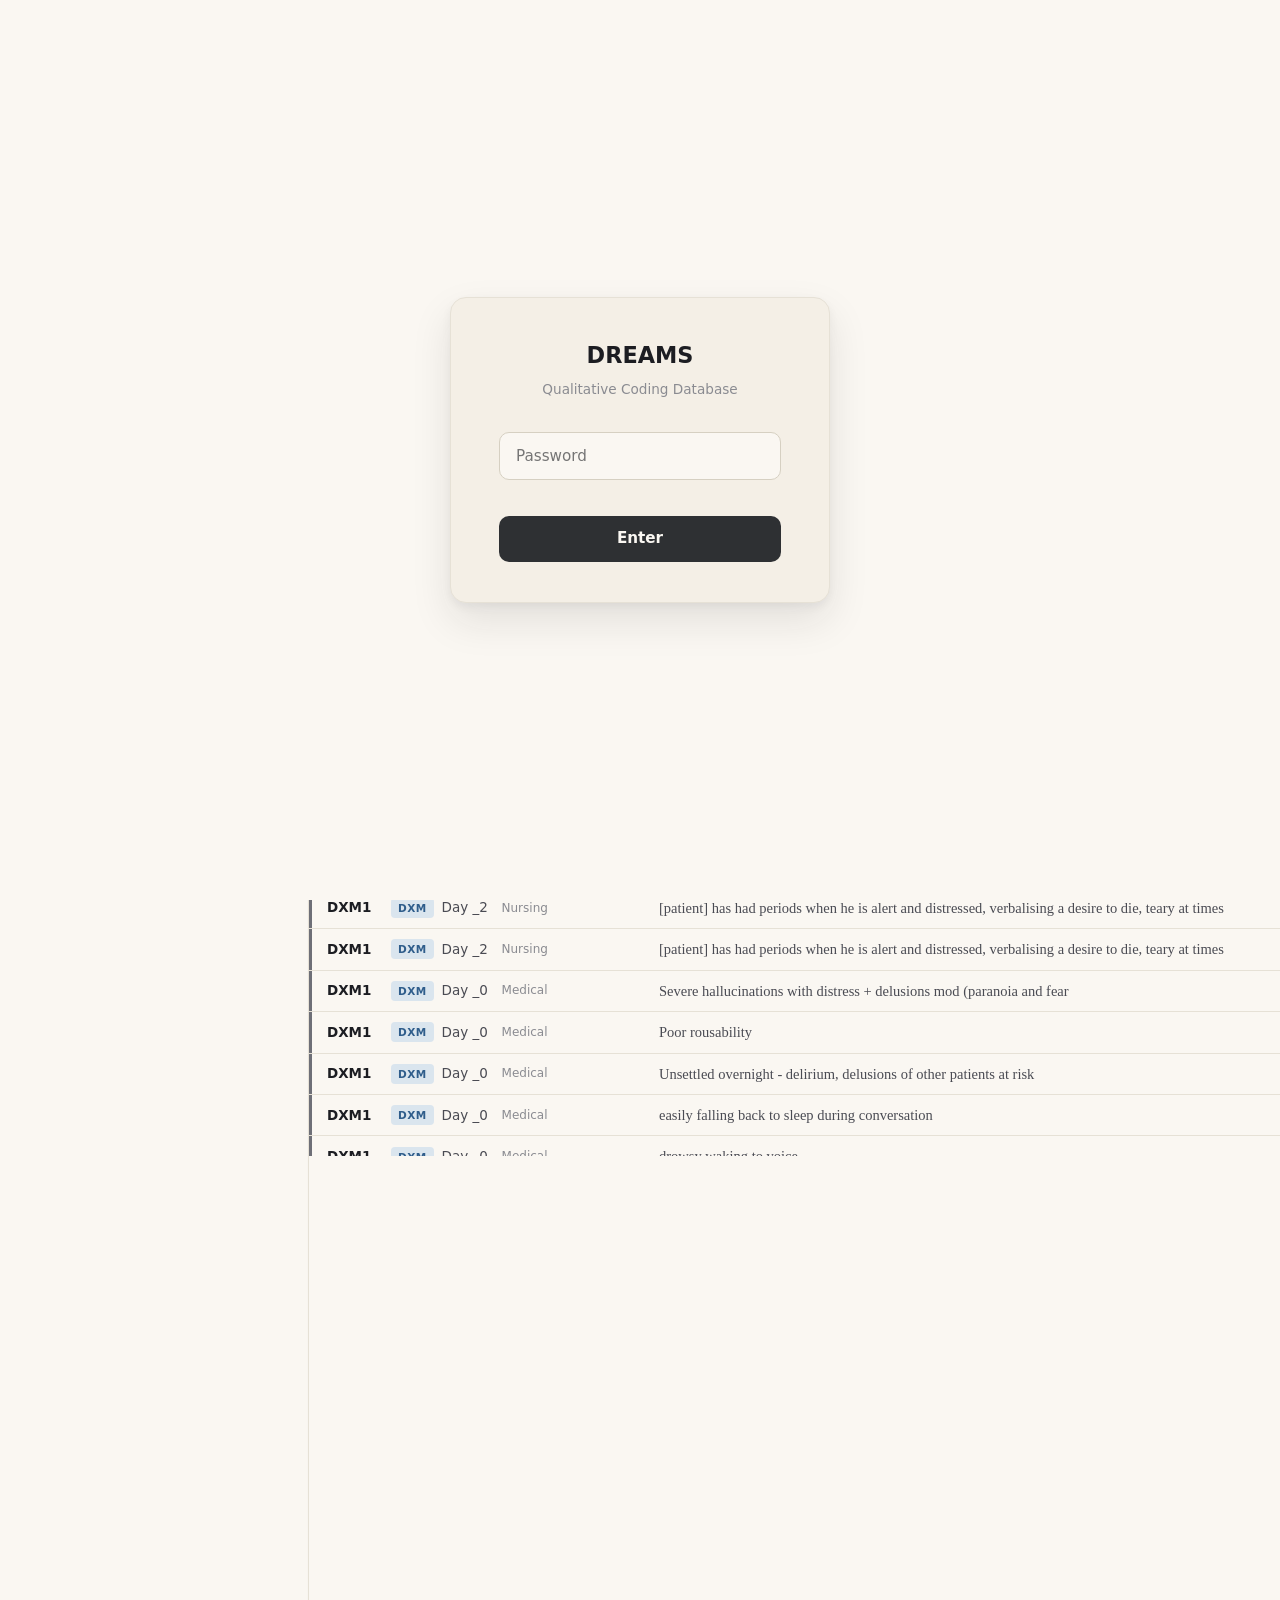
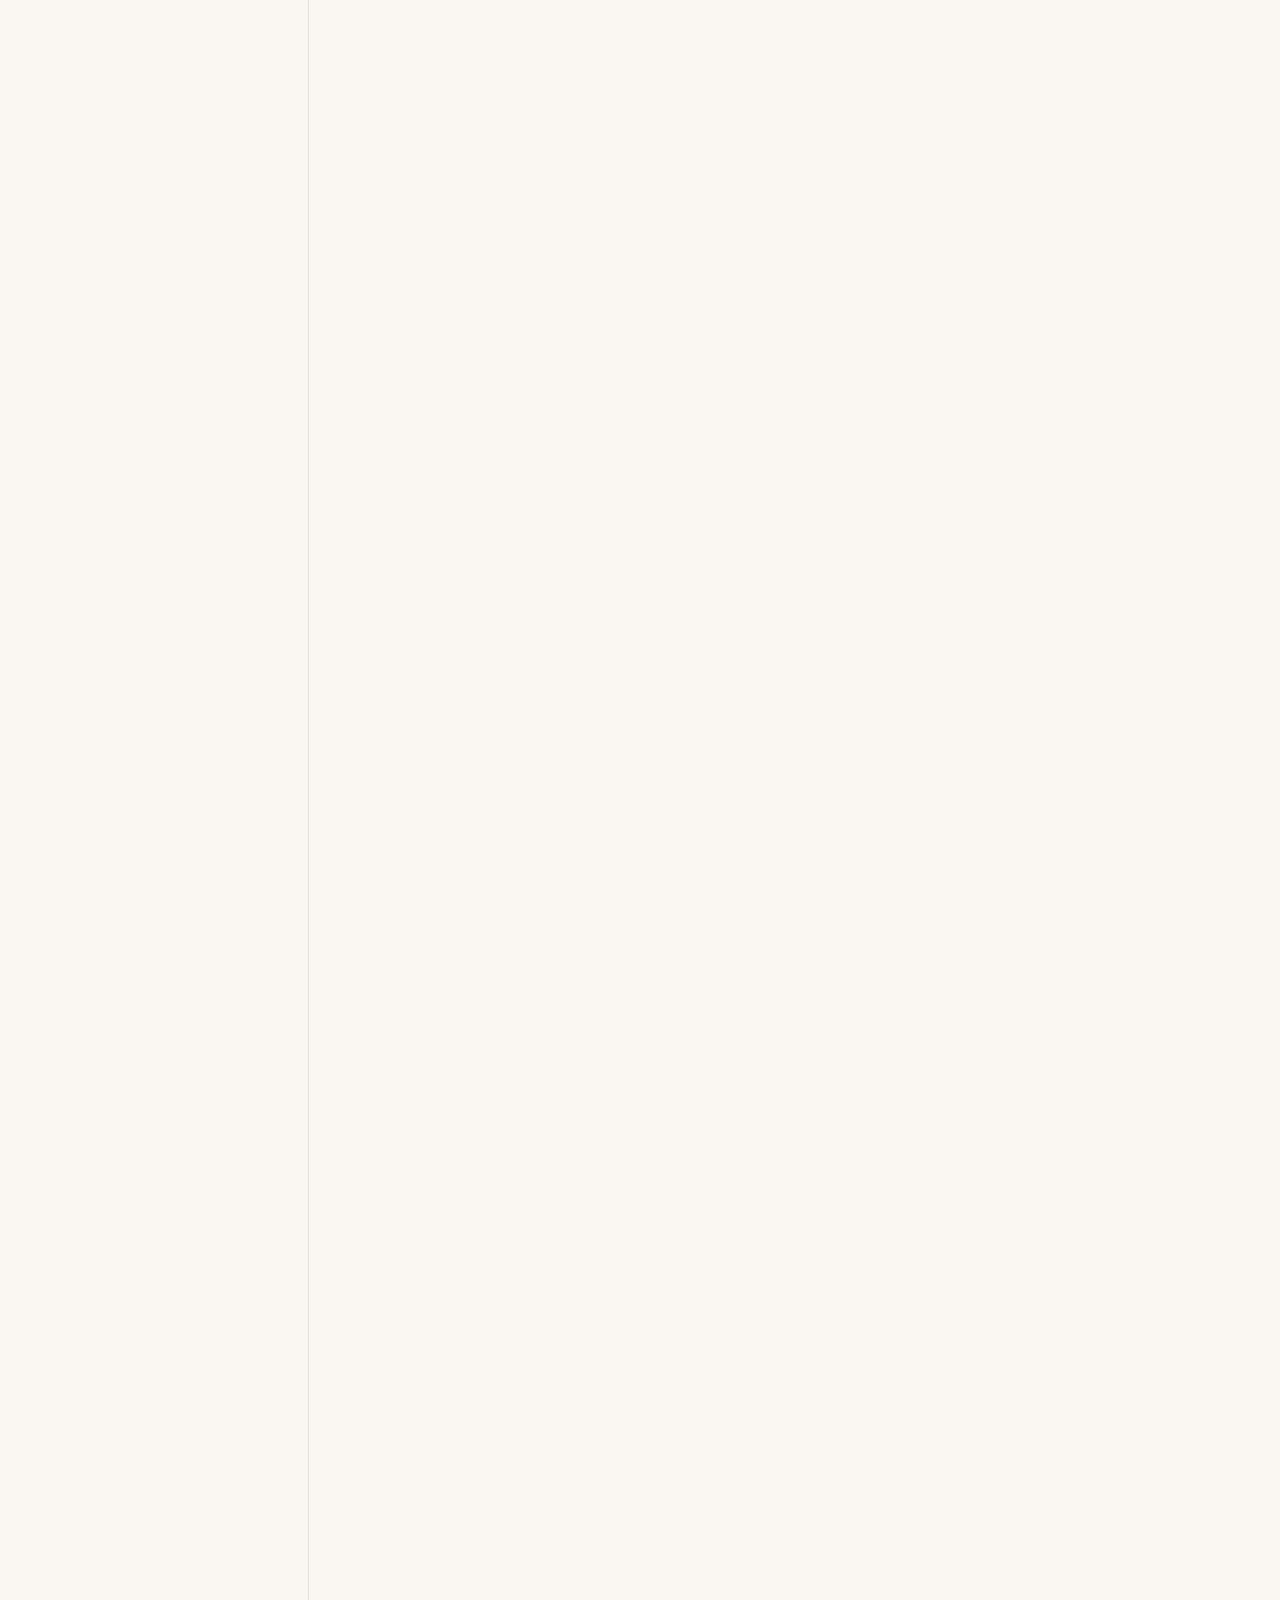
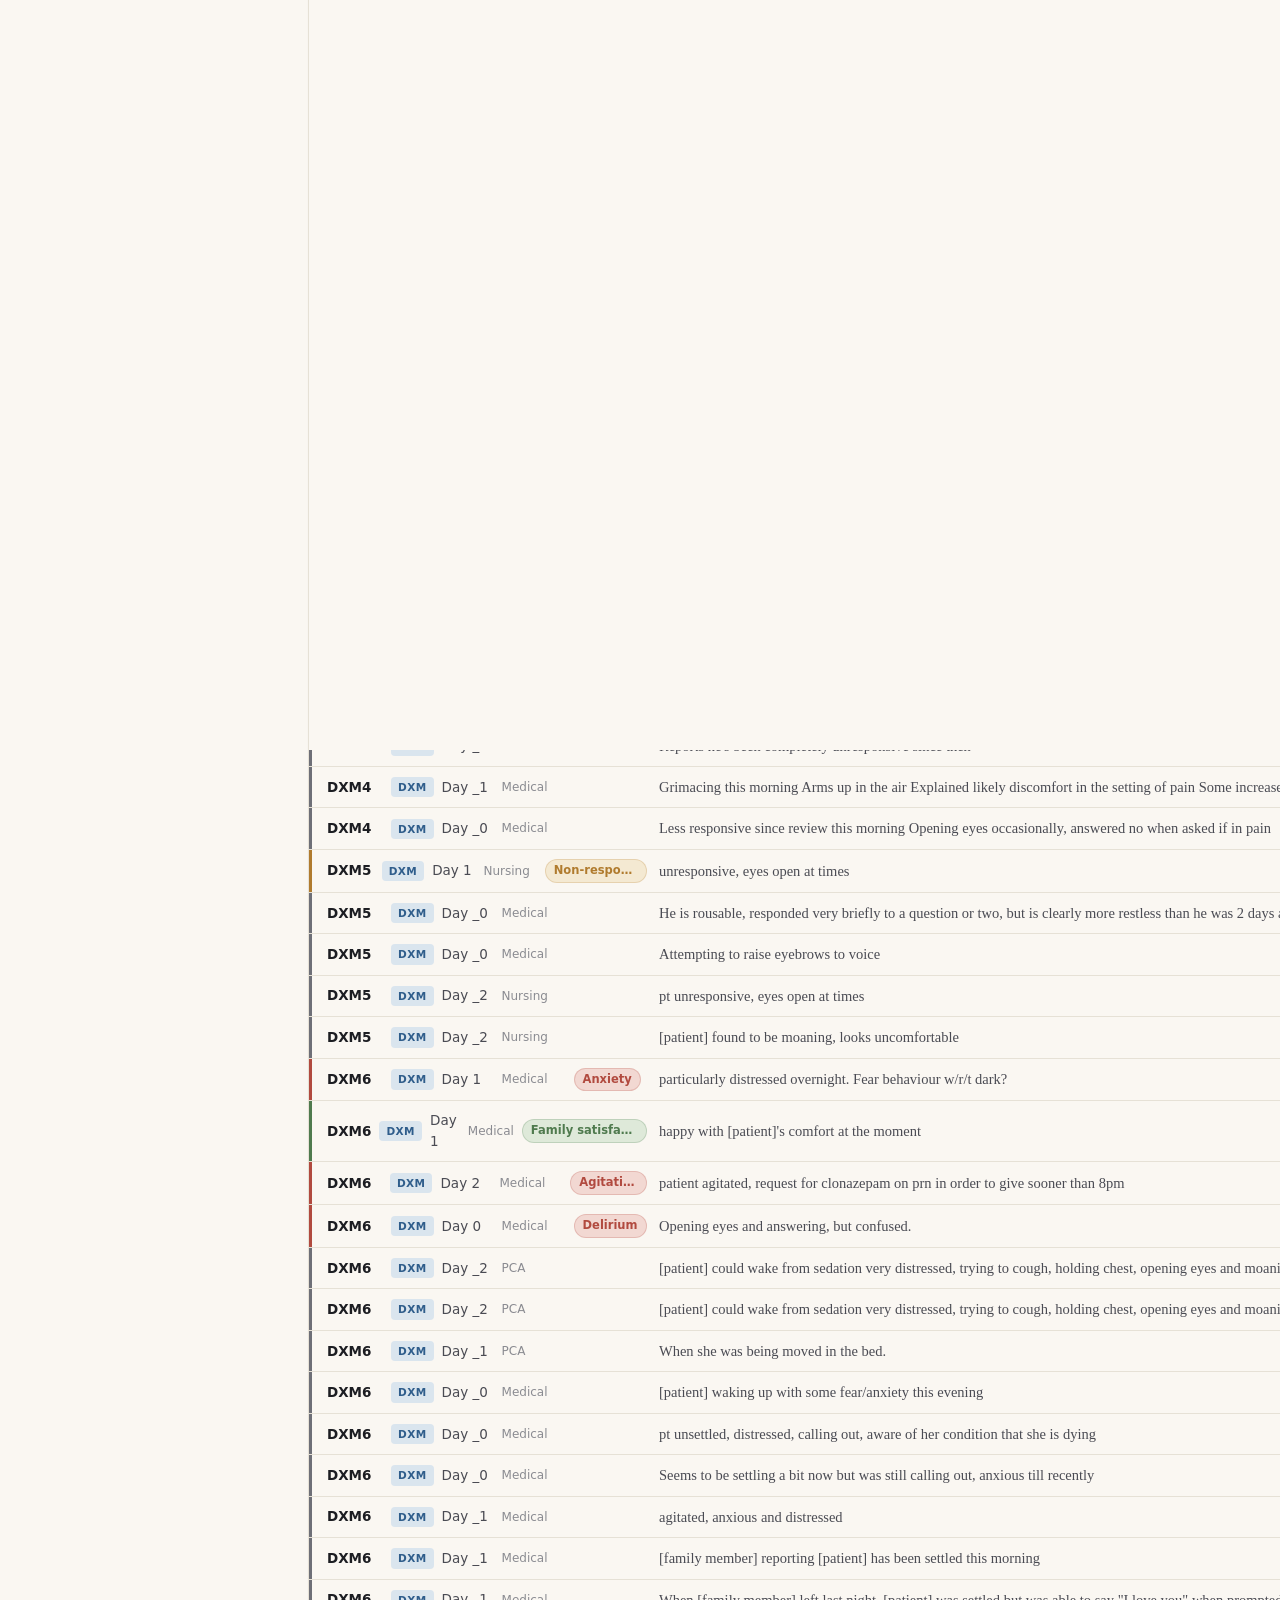
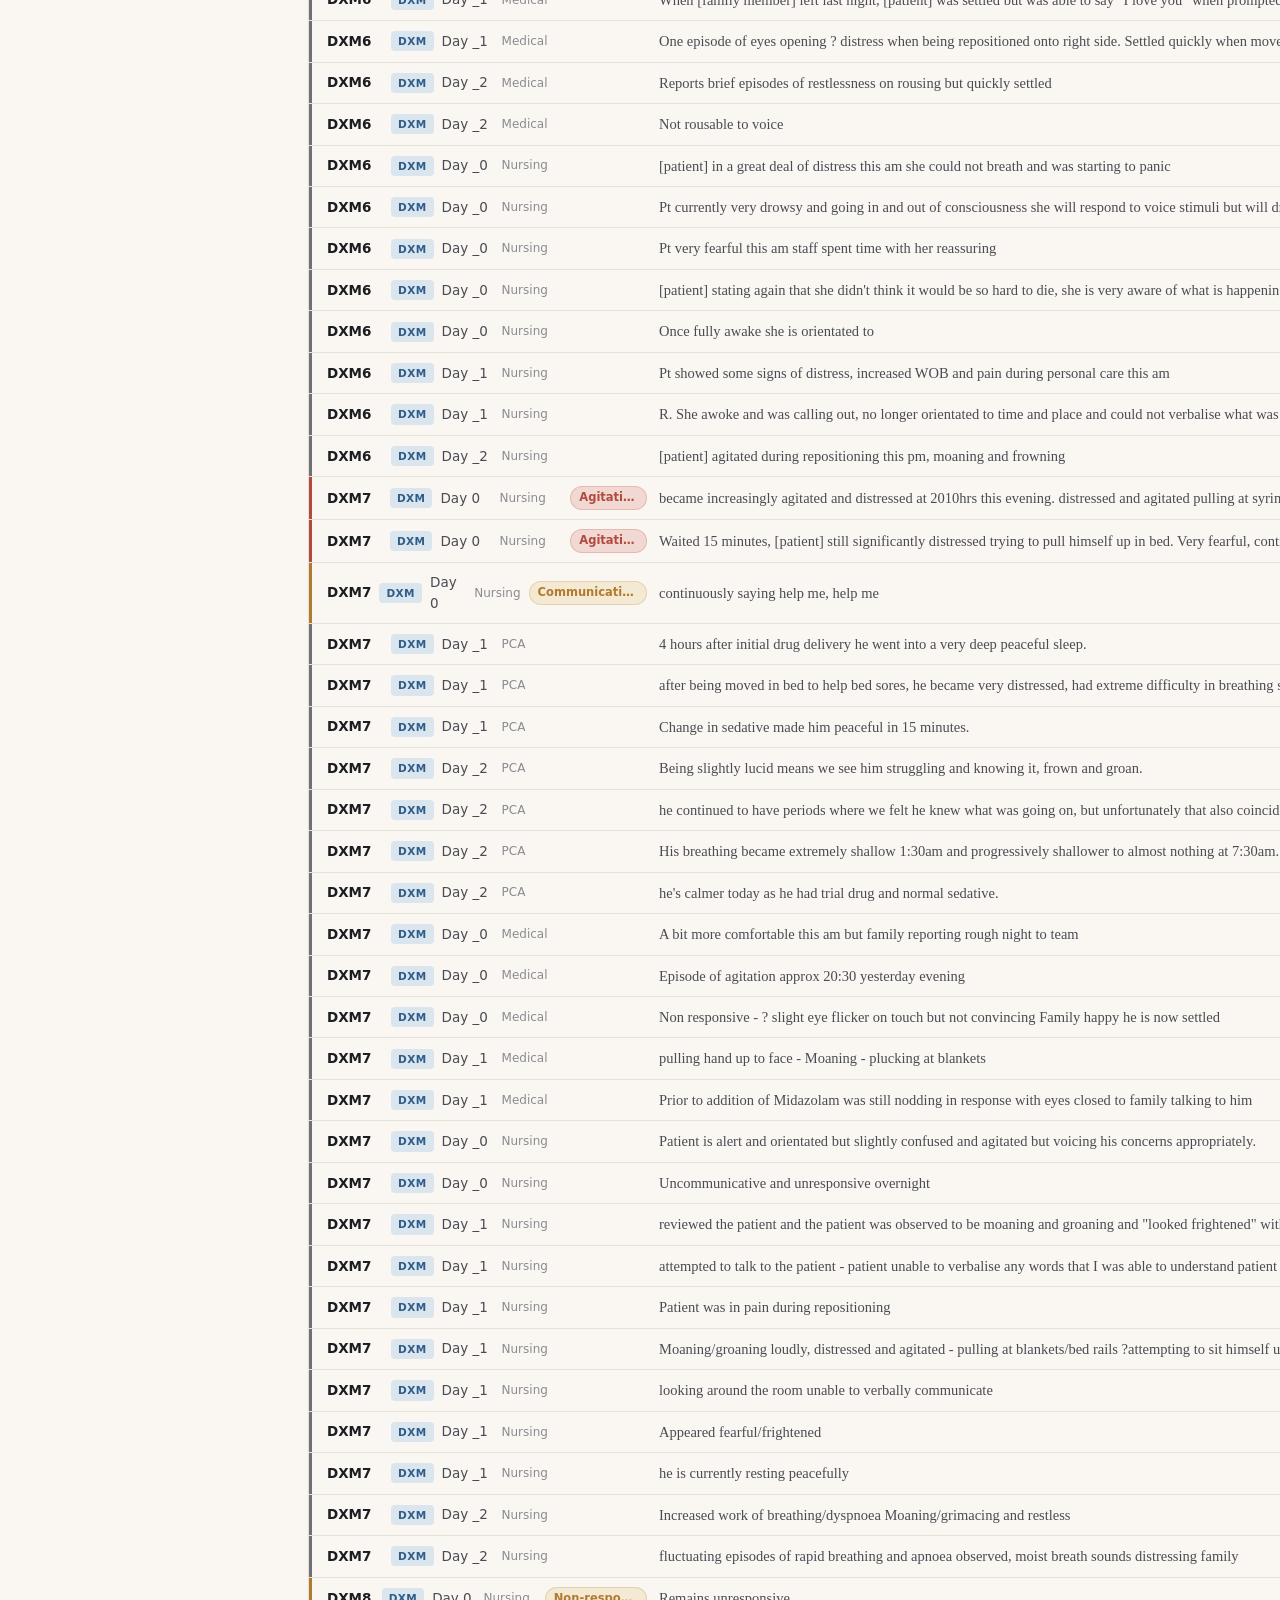
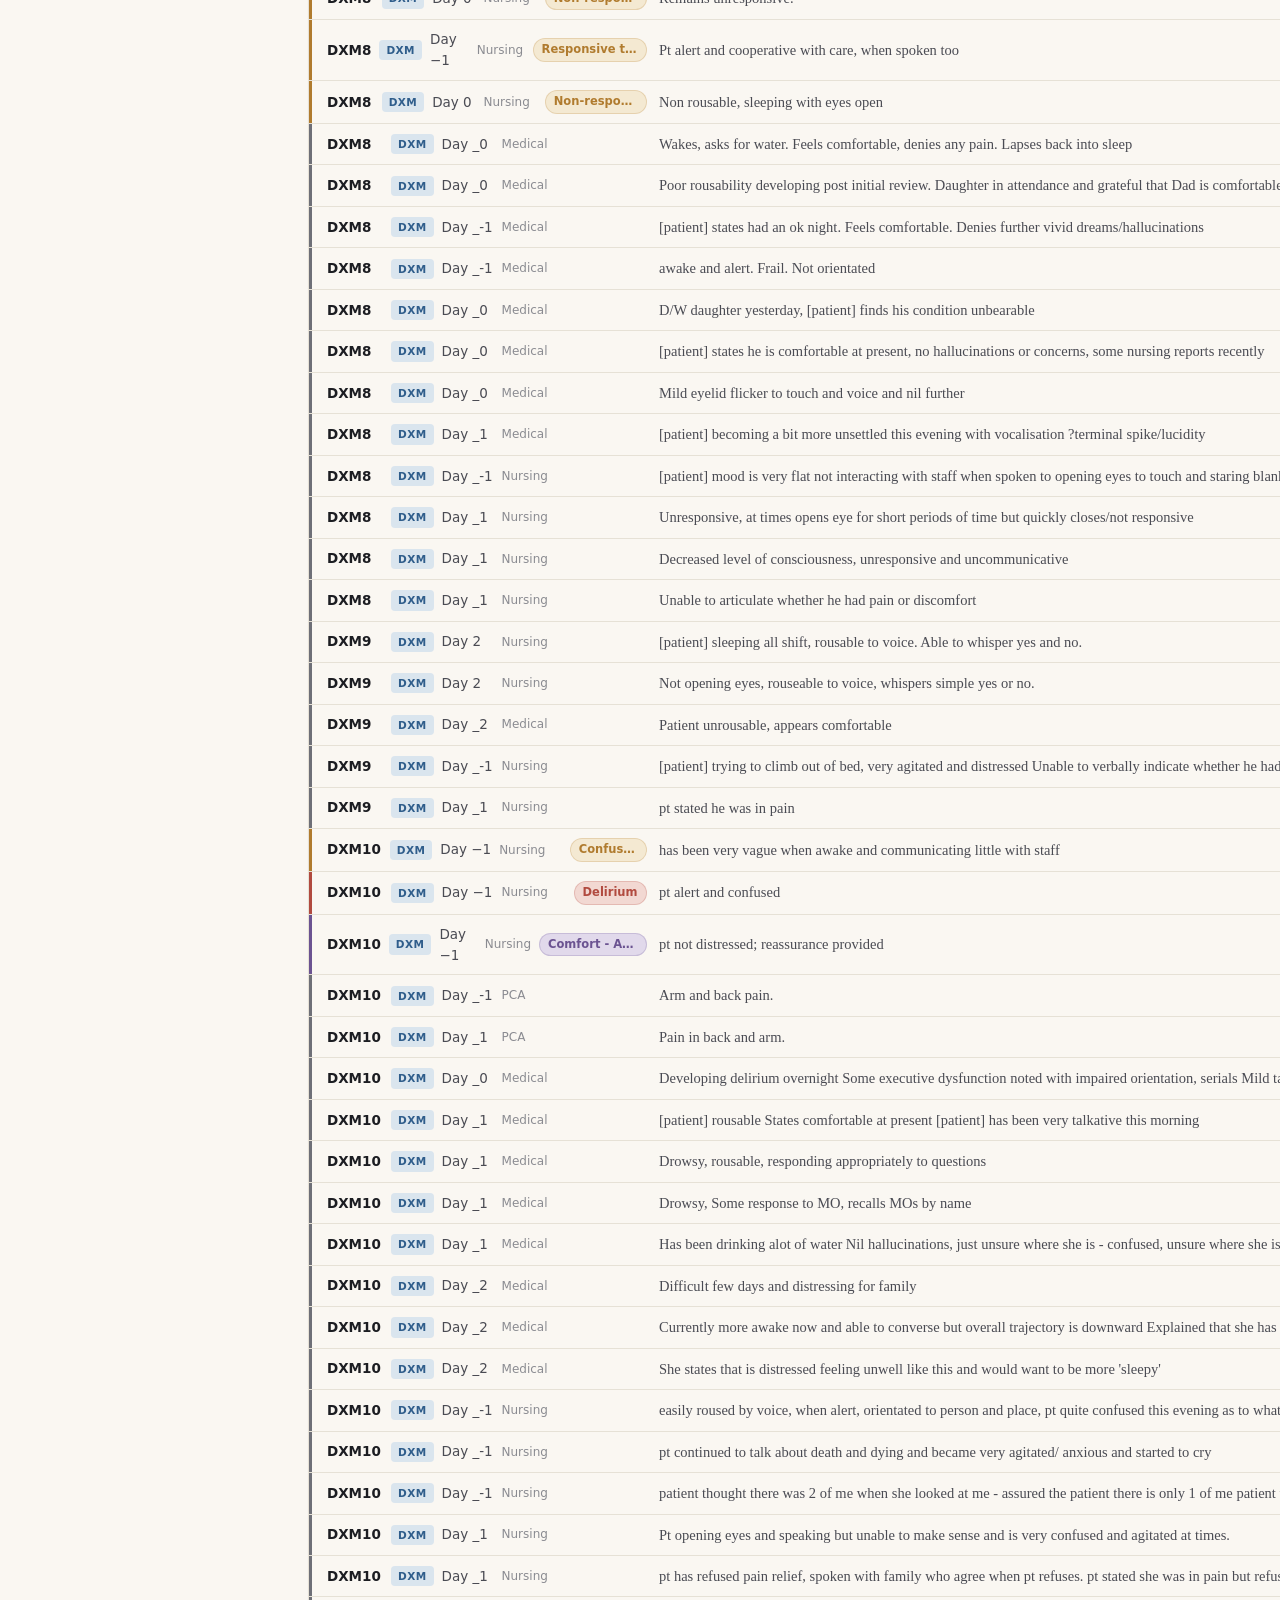
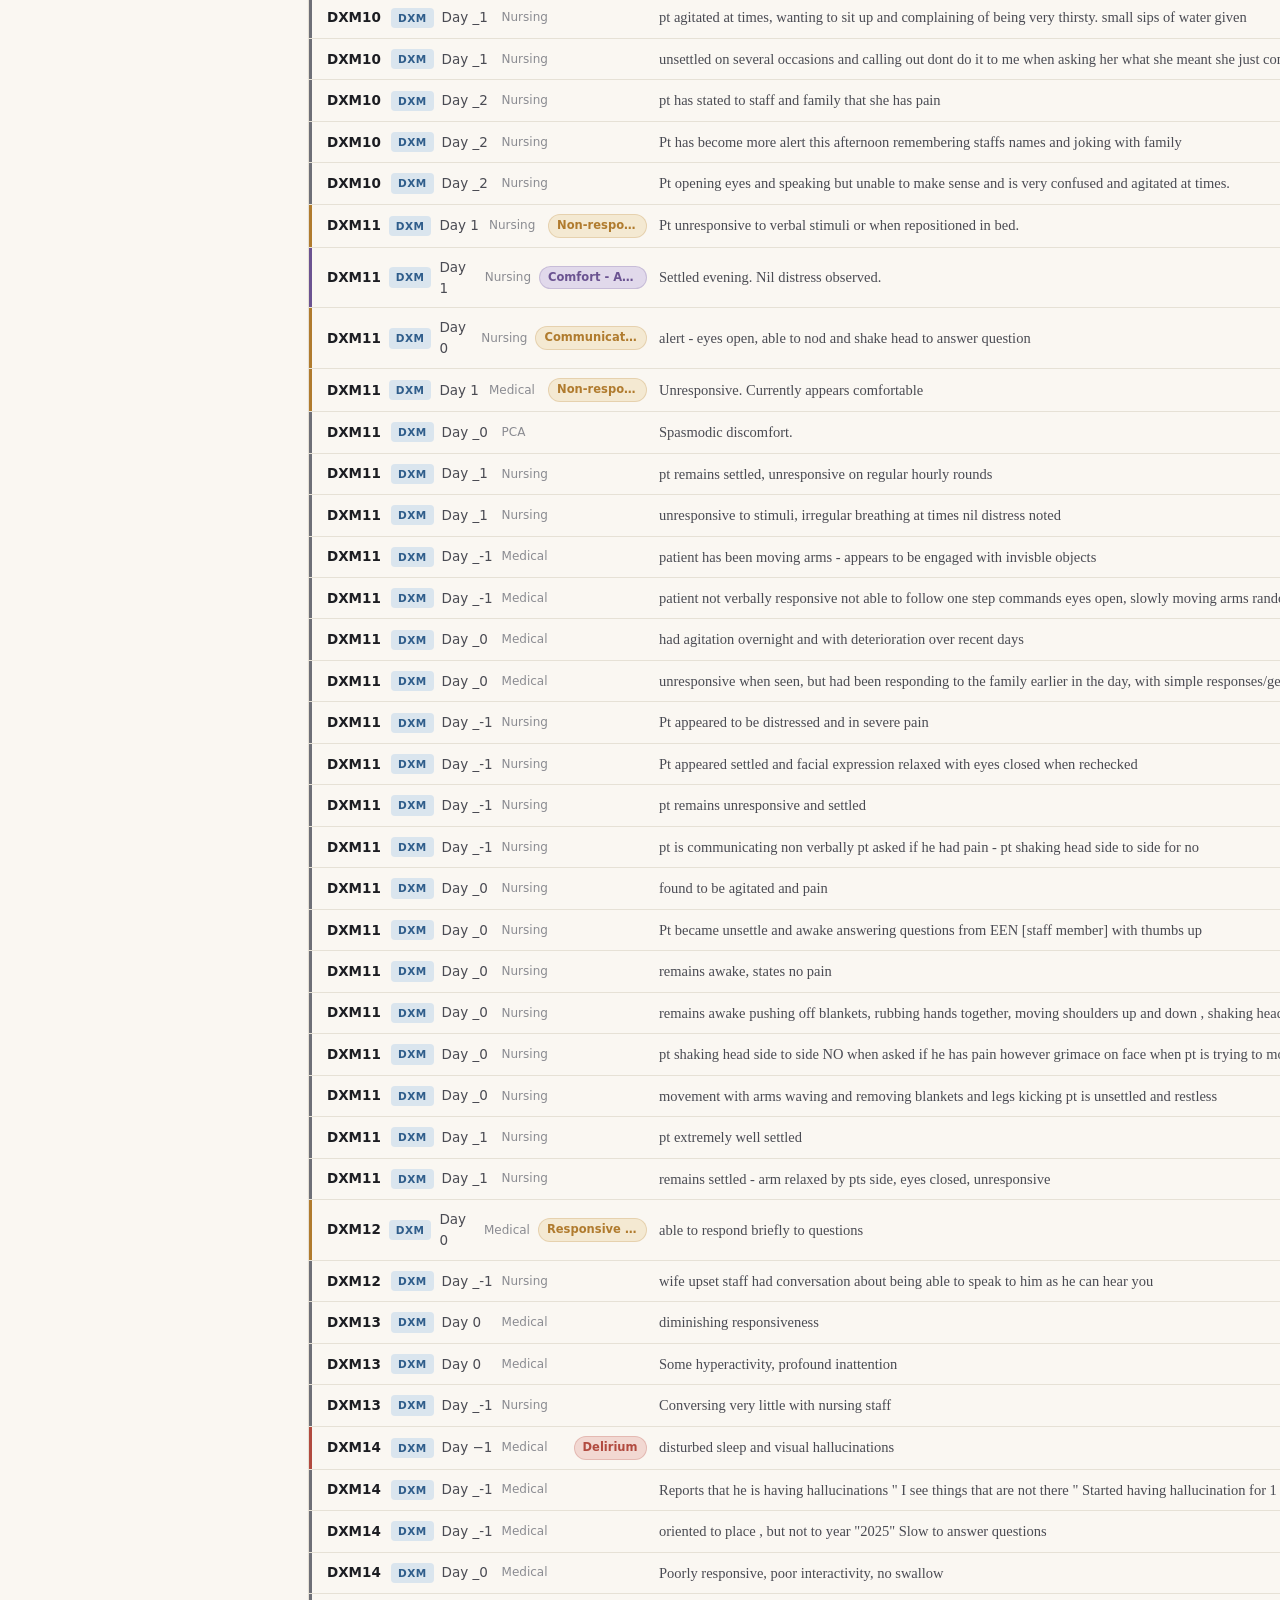
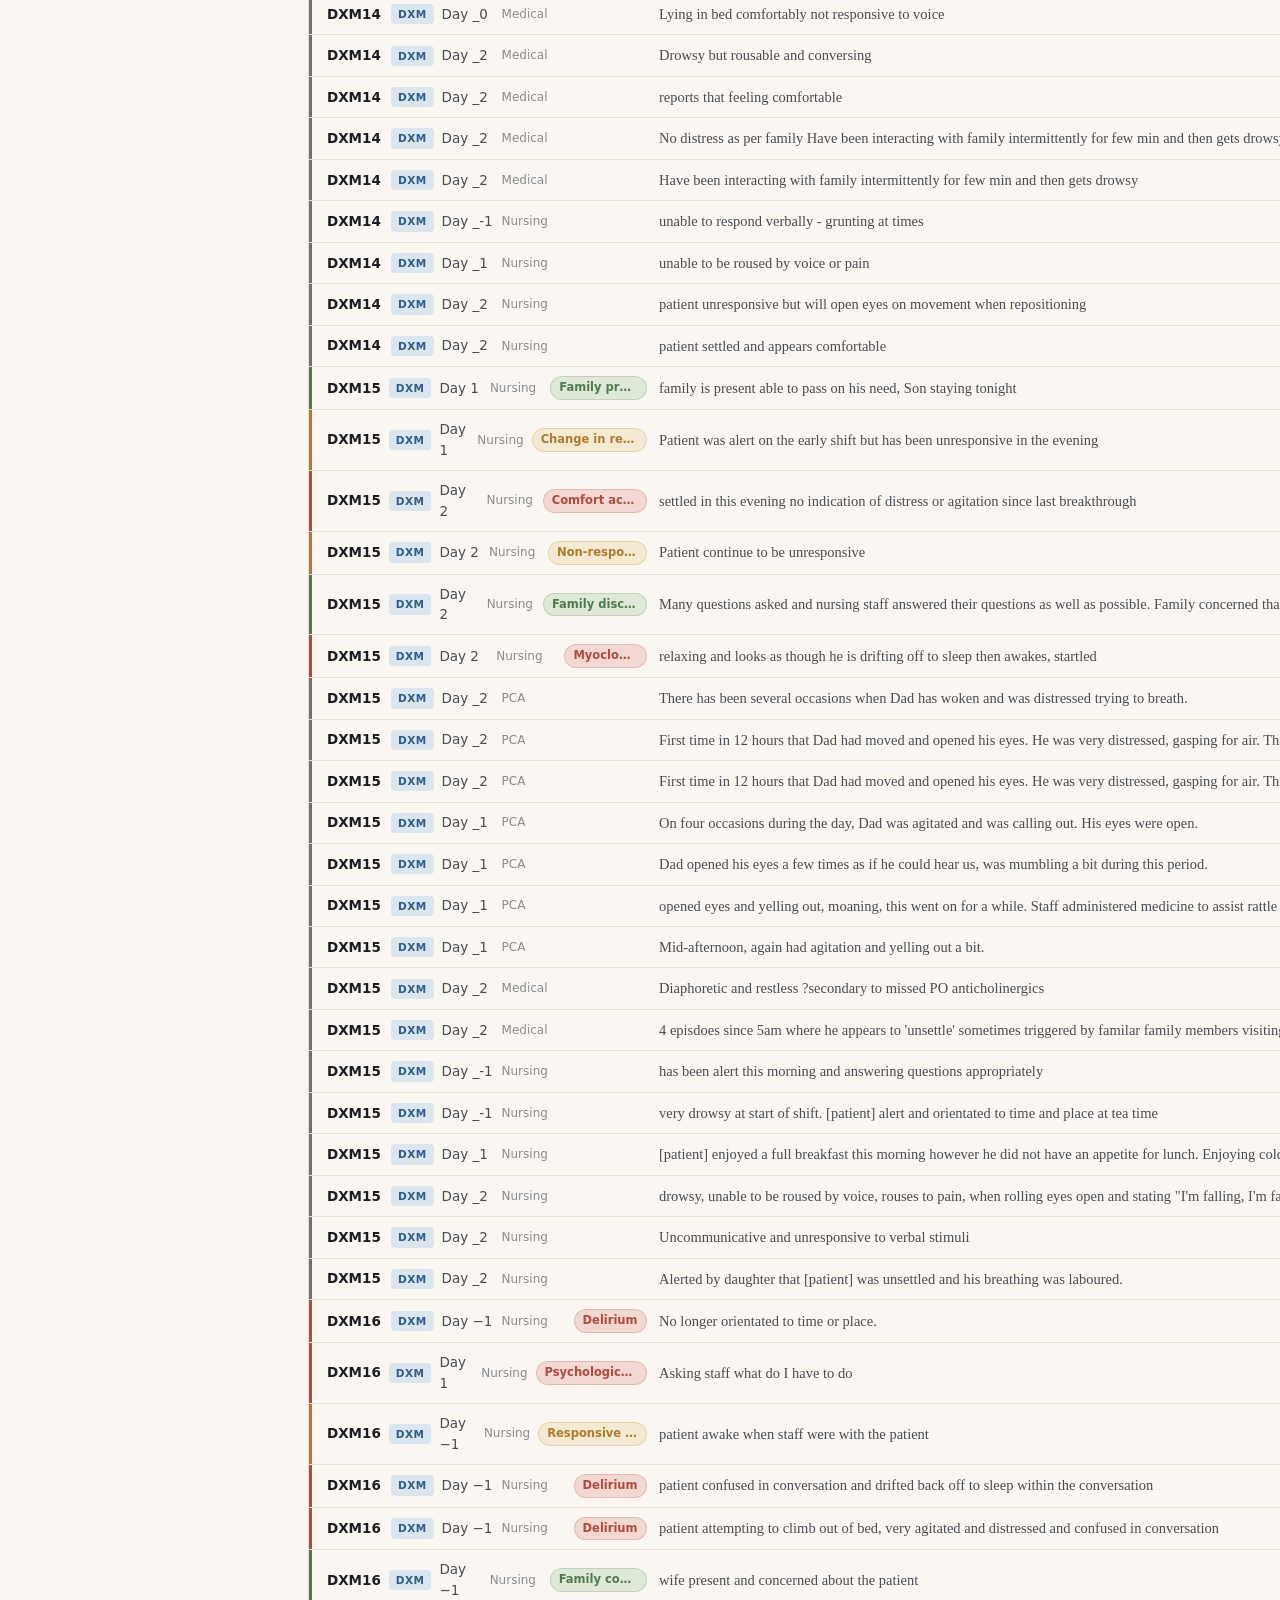
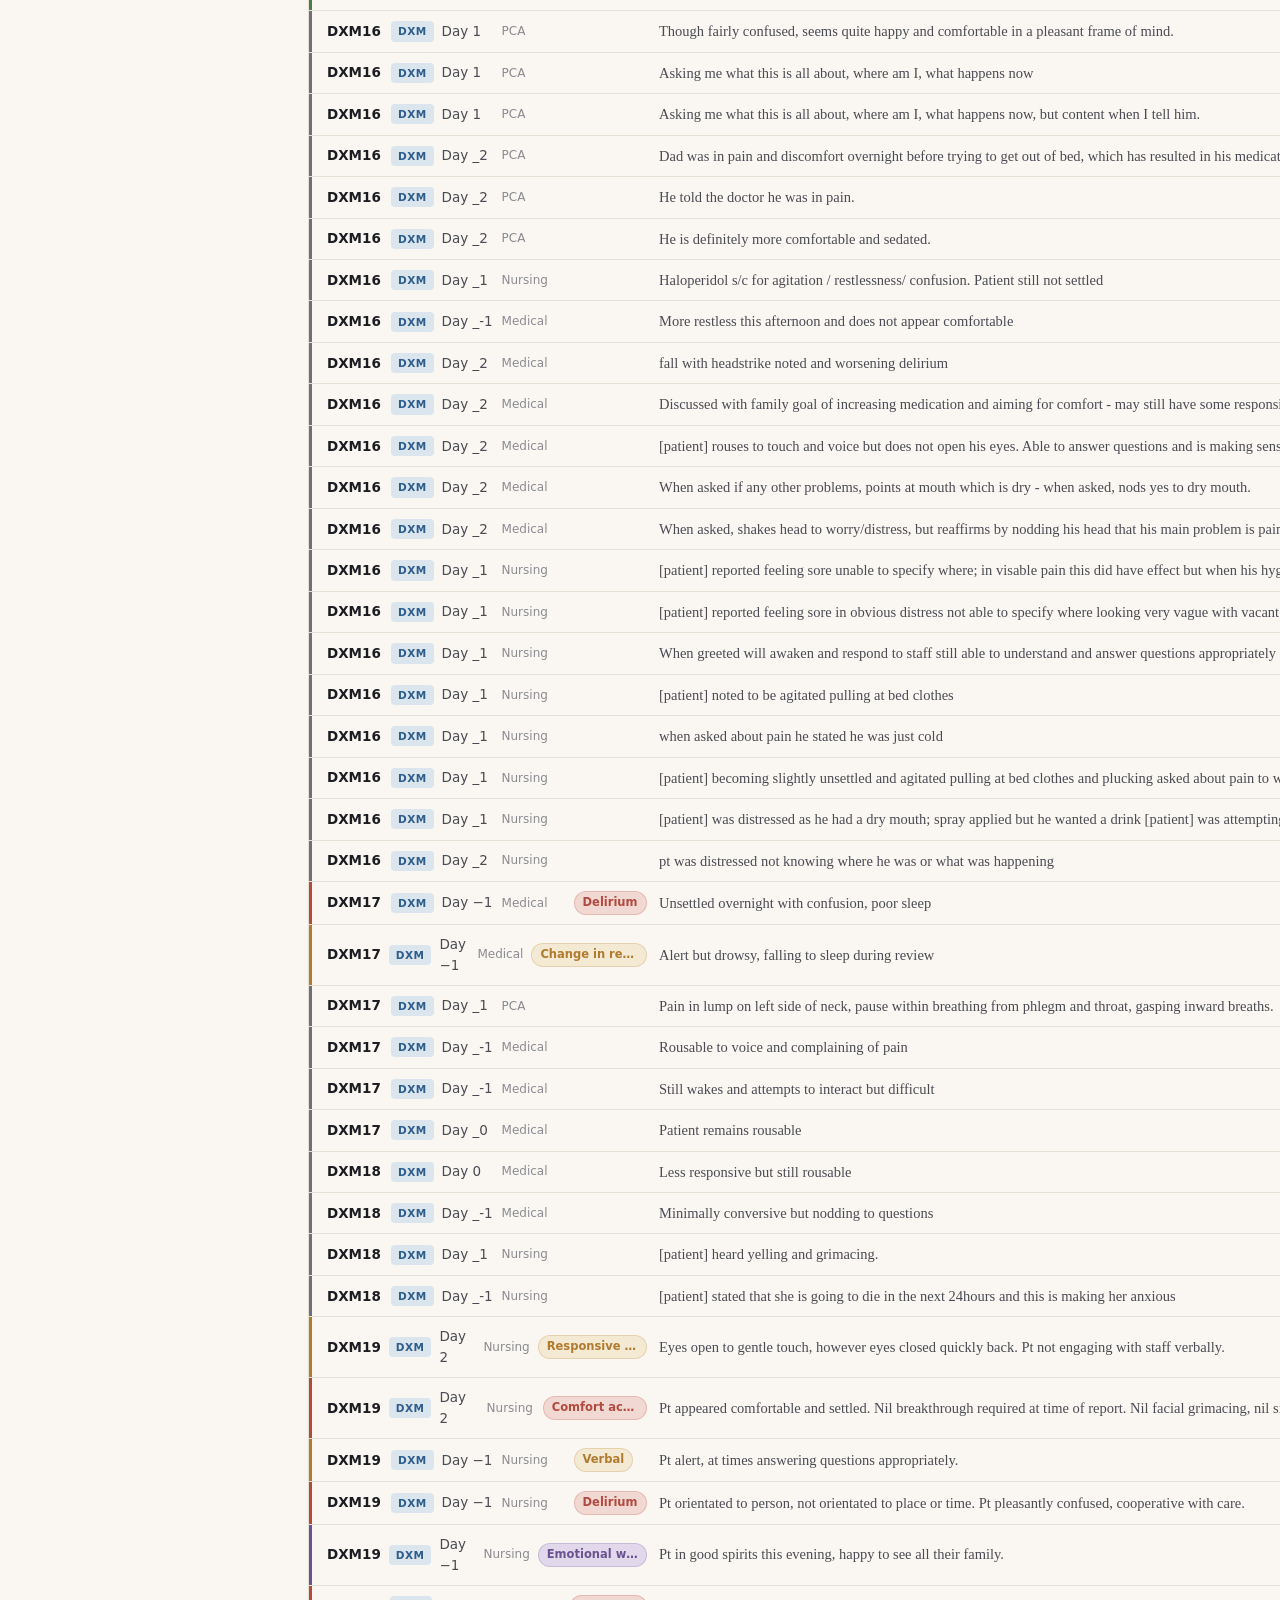
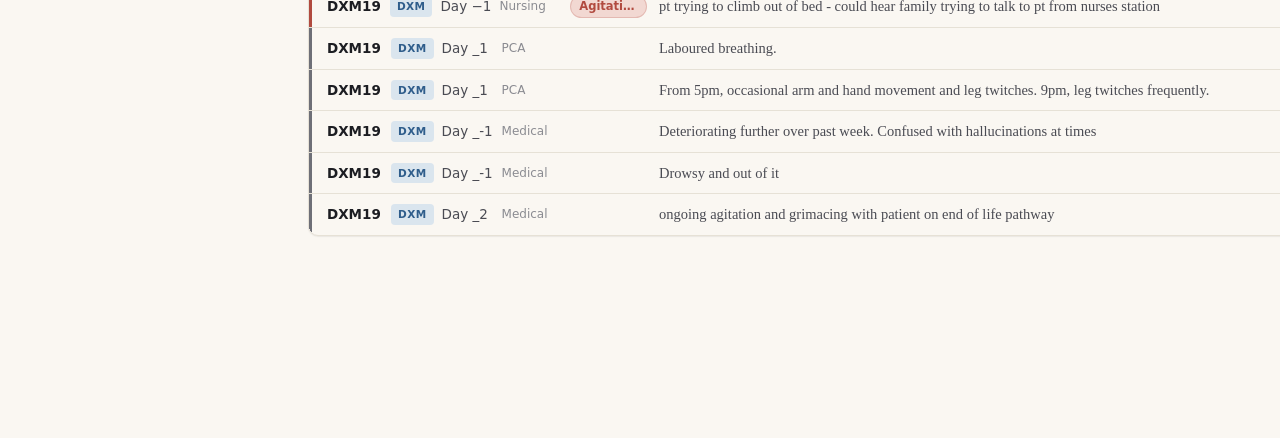
<file: qualitative/viewer.html>
<!doctype html>
<html lang="en">
<head>
<meta charset="utf-8">
<meta name="viewport" content="width=device-width,initial-scale=1">
<title>DREAMS — Coded Quotes</title>
<style>
  /* ---------- Design tokens ---------- */
  :root {
    --paper:        #FAF7F2;
    --paper-2:      #F4EFE6;
    --ink:          #1C1D22;
    --ink-2:        #4A4B53;
    --ink-3:        #8A8B91;
    --line:         #E6E1D6;
    --line-2:       #D6D0C2;
    --accent:       #2E3033;
    --highlight:    #FFE9A8;

    /* Domain palette — warm, considered, accessible */
    --d-comm:       #B07B2E;  --d-comm-bg:    #F4E9D2;  --d-comm-soft:  #FBF4E2;
    --d-symp:       #B14A3F;  --d-symp-bg:    #F2D8D2;  --d-symp-soft:  #FAE7E2;
    --d-fam:        #4F7A4E;  --d-fam-bg:     #DEE9D9;  --d-fam-soft:   #ECF2E7;
    --d-pcc:        #6B5391;  --d-pcc-bg:     #E1D9EB;  --d-pcc-soft:   #EFE9F4;
    --d-out:        #6E6F77;  --d-out-bg:     #DEDED9;  --d-out-soft:   #ECECE7;

    /* Arm palette */
    --arm-dxm:      #2F5D8B;  --arm-dxm-bg:   #DAE5EE;
    --arm-mdz:      #8B5A2F;  --arm-mdz-bg:   #EFE3D5;

    --shadow-sm:    0 1px 2px rgba(28,29,34,.04), 0 1px 1px rgba(28,29,34,.03);
    --shadow:       0 4px 14px rgba(28,29,34,.06), 0 2px 4px rgba(28,29,34,.04);
    --shadow-lg:    0 18px 40px rgba(28,29,34,.10), 0 4px 10px rgba(28,29,34,.05);

    --radius-sm:    6px;
    --radius:       10px;
    --radius-lg:    16px;

    --ui:           -apple-system, BlinkMacSystemFont, "Segoe UI", system-ui, "Helvetica Neue", Arial, sans-serif;
    --serif:        "Iowan Old Style", "Palatino", "Charter", "Georgia", "Times New Roman", serif;
    --mono:         ui-monospace, SFMono-Regular, "SF Mono", Menlo, Monaco, Consolas, monospace;
  }

  @media (prefers-color-scheme: dark) {
    :root {
      --paper:      #16171B;
      --paper-2:    #1E1F24;
      --ink:        #ECEAE3;
      --ink-2:      #B5B4AE;
      --ink-3:      #76777E;
      --line:       #2A2B30;
      --line-2:     #353740;
      --accent:     #ECEAE3;
      --highlight:  #6B5414;

      --d-comm:     #E1B868;  --d-comm-bg:    #3D3220;  --d-comm-soft:  #2A2418;
      --d-symp:     #E58B7E;  --d-symp-bg:    #402523;  --d-symp-soft:  #2C1B1A;
      --d-fam:      #99C18F;  --d-fam-bg:     #243321;  --d-fam-soft:   #1B2519;
      --d-pcc:      #B4A3DC;  --d-pcc-bg:     #2D2940;  --d-pcc-soft:   #211E2E;
      --d-out:      #B4B5BB;  --d-out-bg:     #2C2D32;  --d-out-soft:   #212126;

      --arm-dxm:    #8AB4D9;  --arm-dxm-bg:   #1F2D3B;
      --arm-mdz:    #D2A57A;  --arm-mdz-bg:   #34281C;
    }
  }

  /* ---------- Reset / base ---------- */
  *, *::before, *::after { box-sizing: border-box; }
  html, body { height: 100%; }
  body {
    margin: 0;
    font-family: var(--ui);
    font-size: 14.5px;
    line-height: 1.55;
    color: var(--ink);
    background: var(--paper);
    -webkit-font-smoothing: antialiased;
    -moz-osx-font-smoothing: grayscale;
    text-rendering: optimizeLegibility;
  }
  button { font: inherit; color: inherit; cursor: pointer; }
  input, select, textarea { font: inherit; color: inherit; }
  ::selection { background: var(--highlight); color: var(--ink); }

  /* ---------- App layout ---------- */
  .app {
    display: grid;
    grid-template-columns: 280px 1fr;
    grid-template-rows: auto 1fr;
    grid-template-areas:
      "header header"
      "side    main";
    min-height: 100vh;
  }

  /* ---------- Header ---------- */
  header {
    grid-area: header;
    position: sticky; top: 0; z-index: 30;
    background: color-mix(in srgb, var(--paper) 88%, transparent);
    backdrop-filter: saturate(1.2) blur(14px);
    -webkit-backdrop-filter: saturate(1.2) blur(14px);
    border-bottom: 1px solid var(--line);
  }
  .header-inner {
    display: flex; align-items: center; gap: 18px;
    padding: 14px 28px;
  }
  .brand {
    display: flex; align-items: baseline; gap: 10px;
    user-select: none;
  }
  .brand .mark {
    font-family: var(--serif);
    font-style: italic;
    font-size: 22px;
    letter-spacing: .01em;
    color: var(--ink);
  }
  .brand .mark::first-letter { color: var(--d-symp); }
  .brand .sub {
    font-size: 11px;
    letter-spacing: .14em;
    text-transform: uppercase;
    color: var(--ink-3);
  }
  .search {
    flex: 1;
    max-width: 620px;
    position: relative;
  }
  .search input {
    width: 100%;
    height: 40px;
    border: 1px solid var(--line);
    background: var(--paper-2);
    border-radius: 999px;
    padding: 0 16px 0 42px;
    color: var(--ink);
    transition: border-color .15s, background .15s, box-shadow .15s;
  }
  .search input:focus {
    outline: none;
    border-color: var(--ink-3);
    background: var(--paper);
    box-shadow: 0 0 0 4px color-mix(in srgb, var(--ink) 5%, transparent);
  }
  .search::before {
    content: "";
    position: absolute; left: 14px; top: 50%; transform: translateY(-50%);
    width: 18px; height: 18px;
    background: currentColor;
    color: var(--ink-3);
    -webkit-mask: url("data:image/svg+xml;utf8,<svg xmlns='http://www.w3.org/2000/svg' viewBox='0 0 24 24'><path fill='none' stroke='black' stroke-width='2' stroke-linecap='round' d='M11 19a8 8 0 1 1 0-16 8 8 0 0 1 0 16Zm6.5-1.5L21 21'/></svg>") center/contain no-repeat;
            mask: url("data:image/svg+xml;utf8,<svg xmlns='http://www.w3.org/2000/svg' viewBox='0 0 24 24'><path fill='none' stroke='black' stroke-width='2' stroke-linecap='round' d='M11 19a8 8 0 1 1 0-16 8 8 0 0 1 0 16Zm6.5-1.5L21 21'/></svg>") center/contain no-repeat;
    pointer-events: none;
  }
  .search-clear {
    position: absolute; right: 8px; top: 50%; transform: translateY(-50%);
    width: 26px; height: 26px;
    border: 0; background: transparent; color: var(--ink-3);
    border-radius: 50%;
    display: none; align-items: center; justify-content: center;
  }
  .search-clear:hover { background: var(--paper-2); color: var(--ink); }
  .search.has-value .search-clear { display: inline-flex; }

  .sort {
    display: flex; align-items: center; gap: 8px;
    color: var(--ink-2);
    font-size: 13px;
  }
  .sort label { color: var(--ink-3); }
  .sort select {
    height: 34px;
    padding: 0 28px 0 12px;
    border: 1px solid var(--line);
    background: var(--paper-2);
    border-radius: 8px;
    appearance: none;
    background-image: url("data:image/svg+xml;utf8,<svg xmlns='http://www.w3.org/2000/svg' viewBox='0 0 24 24'><path fill='none' stroke='%238A8B91' stroke-width='2' stroke-linecap='round' stroke-linejoin='round' d='m6 9 6 6 6-6'/></svg>");
    background-repeat: no-repeat;
    background-position: right 8px center;
    background-size: 14px;
    cursor: pointer;
  }
  .sort select:focus { outline: none; border-color: var(--ink-3); }

  .count {
    font-variant-numeric: tabular-nums;
    color: var(--ink-3);
    font-size: 12.5px;
    letter-spacing: .04em;
    white-space: nowrap;
  }
  .count strong { color: var(--ink); font-weight: 600; }

  /* ---------- Sidebar ---------- */
  aside {
    grid-area: side;
    border-right: 1px solid var(--line);
    padding: 24px 22px 80px;
    position: sticky;
    top: 69px;                  /* header height */
    align-self: start;
    height: calc(100vh - 69px);
    overflow-y: auto;
    scrollbar-width: thin;
  }
  aside::-webkit-scrollbar { width: 8px; }
  aside::-webkit-scrollbar-thumb { background: var(--line-2); border-radius: 8px; }

  .filter-head {
    display: flex; align-items: center; justify-content: space-between;
    margin: 0 0 14px;
  }
  .filter-head h2 {
    margin: 0;
    font-size: 11px;
    letter-spacing: .16em;
    text-transform: uppercase;
    color: var(--ink-3);
    font-weight: 600;
  }
  .reset {
    border: 0; background: transparent;
    color: var(--ink-3); font-size: 12px;
    padding: 4px 6px; border-radius: 6px;
  }
  .reset:hover { color: var(--ink); background: var(--paper-2); }
  .reset:disabled { opacity: 0; pointer-events: none; }

  details.facet {
    border-top: 1px solid var(--line);
    padding: 12px 0;
  }
  details.facet:last-child { border-bottom: 1px solid var(--line); }
  details.facet > summary {
    list-style: none;
    cursor: pointer;
    display: flex; align-items: center; justify-content: space-between;
    padding: 6px 2px;
    font-weight: 600;
    font-size: 13px;
    color: var(--ink);
    user-select: none;
  }
  details.facet > summary::-webkit-details-marker { display: none; }
  details.facet > summary::after {
    content: "";
    width: 10px; height: 10px;
    border-right: 1.5px solid var(--ink-3);
    border-bottom: 1.5px solid var(--ink-3);
    transform: rotate(45deg) translate(-2px, -2px);
    transition: transform .15s;
  }
  details.facet[open] > summary::after { transform: rotate(-135deg) translate(-2px, -2px); }
  details.facet > summary .badge {
    margin-left: auto; margin-right: 10px;
    background: var(--paper-2);
    color: var(--ink-2);
    font-size: 11px;
    padding: 2px 7px;
    border-radius: 999px;
    font-variant-numeric: tabular-nums;
    font-weight: 500;
  }
  details.facet > summary .badge:empty { display: none; }

  .options {
    display: flex; flex-direction: column;
    gap: 1px;
    margin-top: 6px;
  }
  .opt {
    display: flex; align-items: center; gap: 10px;
    padding: 6px 8px;
    border-radius: 6px;
    cursor: pointer;
    font-size: 13.5px;
    color: var(--ink-2);
    transition: background .12s, color .12s;
  }
  .opt:hover { background: var(--paper-2); color: var(--ink); }
  .opt input { margin: 0; accent-color: var(--ink); }
  .opt .label { flex: 1; }
  .opt .n {
    font-size: 11.5px; color: var(--ink-3);
    font-variant-numeric: tabular-nums;
  }
  .opt .swatch {
    width: 9px; height: 9px; border-radius: 50%;
    background: var(--ink-3);
    flex-shrink: 0;
  }
  .opt[data-checked="true"] {
    color: var(--ink);
    background: var(--paper-2);
  }

  /* ---------- Main / cards ---------- */
  main {
    grid-area: main;
    padding: 26px 28px 140px;
    max-width: 100%;
  }

  .toolbar-info {
    display: flex; align-items: center; gap: 14px;
    padding: 0 2px 18px;
    flex-wrap: wrap;
    row-gap: 10px;
  }
  .active-chips { display: flex; gap: 6px; flex-wrap: wrap; }
  .active-chip {
    display: inline-flex; align-items: center; gap: 6px;
    background: var(--paper-2);
    border: 1px solid var(--line);
    border-radius: 999px;
    padding: 4px 6px 4px 10px;
    font-size: 12px;
    color: var(--ink-2);
  }
  .active-chip button {
    border: 0; background: transparent;
    width: 18px; height: 18px;
    display: inline-flex; align-items: center; justify-content: center;
    border-radius: 50%;
    color: var(--ink-3);
    line-height: 1;
  }
  .active-chip button:hover { background: var(--line); color: var(--ink); }

  .grid {
    display: grid;
    grid-template-columns: repeat(auto-fill, minmax(360px, 1fr));
    gap: 18px;
  }

  .card {
    --c:    var(--d-out);
    --c-bg: var(--d-out-bg);
    --c-soft: var(--d-out-soft);

    position: relative;
    background: var(--paper);
    border: 1px solid var(--line);
    border-radius: var(--radius-lg);
    padding: 20px 22px 18px;
    box-shadow: var(--shadow-sm);
    transition: transform .18s ease, box-shadow .18s ease, border-color .18s ease;
    overflow: hidden;
    display: flex; flex-direction: column;
    min-height: 180px;
  }
  .card::before {
    content: "";
    position: absolute; left: 0; top: 0; bottom: 0;
    width: 4px;
    background: var(--c);
    border-top-left-radius: var(--radius-lg);
    border-bottom-left-radius: var(--radius-lg);
  }
  .card:hover {
    transform: translateY(-2px);
    box-shadow: var(--shadow);
    border-color: var(--line-2);
  }

  .card[data-code="Communication"]       { --c: var(--d-comm); --c-bg: var(--d-comm-bg); --c-soft: var(--d-comm-soft); }
  .card[data-code="Symptom Control"]     { --c: var(--d-symp); --c-bg: var(--d-symp-bg); --c-soft: var(--d-symp-soft); }
  .card[data-code="Family"]              { --c: var(--d-fam);  --c-bg: var(--d-fam-bg);  --c-soft: var(--d-fam-soft);  }
  .card[data-code="Patient-Centred Care"]{ --c: var(--d-pcc);  --c-bg: var(--d-pcc-bg);  --c-soft: var(--d-pcc-soft);  }
  .card[data-code="Outside Framework"]   { --c: var(--d-out);  --c-bg: var(--d-out-bg);  --c-soft: var(--d-out-soft);  }

  .card-head {
    display: flex; align-items: baseline; justify-content: space-between;
    gap: 12px;
    margin-bottom: 10px;
  }
  .domain {
    font-size: 11px;
    letter-spacing: .12em;
    text-transform: uppercase;
    font-weight: 600;
    color: var(--c);
  }
  .id {
    font-family: var(--mono);
    font-size: 11px;
    color: var(--ink-3);
    font-variant-numeric: tabular-nums;
  }

  .quote {
    font-family: var(--serif);
    font-size: 17px;
    line-height: 1.5;
    color: var(--ink);
    margin: 4px 0 14px;
    position: relative;
    padding-left: 14px;
  }
  .quote::before {
    content: "\201C";
    position: absolute;
    left: -2px; top: -10px;
    font-size: 38px;
    color: var(--c);
    opacity: .55;
    font-family: var(--serif);
    line-height: 1;
  }
  mark {
    background: var(--highlight);
    color: var(--ink);
    padding: 0 2px;
    border-radius: 2px;
  }

  .note {
    font-size: 13px;
    color: var(--ink-2);
    background: var(--c-soft);
    border-radius: 8px;
    padding: 8px 10px;
    margin-bottom: 12px;
    border: 1px solid color-mix(in srgb, var(--c) 14%, transparent);
  }
  .note::before {
    content: "Note  ·  ";
    font-size: 10.5px;
    letter-spacing: .12em;
    text-transform: uppercase;
    color: var(--c);
    font-weight: 600;
  }

  .chips {
    display: flex; flex-wrap: wrap; gap: 6px;
    margin-top: auto;
    padding-top: 12px;
    border-top: 1px dashed var(--line);
  }
  .chip {
    display: inline-flex; align-items: center; gap: 6px;
    font-size: 11.5px;
    padding: 3px 9px;
    border-radius: 999px;
    background: var(--paper-2);
    color: var(--ink-2);
    border: 1px solid var(--line);
    line-height: 1.6;
    font-weight: 500;
  }
  .chip.subcode {
    background: var(--c-bg);
    color: var(--c);
    border-color: color-mix(in srgb, var(--c) 22%, transparent);
    font-weight: 600;
  }
  .chip.arm-DXM { background: var(--arm-dxm-bg); color: var(--arm-dxm); border-color: color-mix(in srgb, var(--arm-dxm) 22%, transparent); font-weight: 600; }
  .chip.arm-MDZ { background: var(--arm-mdz-bg); color: var(--arm-mdz); border-color: color-mix(in srgb, var(--arm-mdz) 22%, transparent); font-weight: 600; }
  .chip .dot { width: 5px; height: 5px; border-radius: 50%; background: currentColor; }

  /* Empty state */
  .empty {
    grid-column: 1 / -1;
    text-align: center;
    padding: 80px 20px;
    color: var(--ink-3);
  }
  .empty .big { font-family: var(--serif); font-size: 28px; color: var(--ink-2); margin-bottom: 6px; }
  .empty .small { font-size: 13.5px; }

  /* ---------- View toggle (segmented) ---------- */
  .view-toggle {
    display: inline-flex;
    background: var(--paper-2);
    border: 1px solid var(--line);
    border-radius: 8px;
    padding: 2px;
    gap: 2px;
  }
  .view-toggle button {
    border: 0; background: transparent;
    padding: 6px 10px;
    border-radius: 6px;
    color: var(--ink-3);
    font-size: 12.5px;
    font-weight: 500;
    display: inline-flex; align-items: center; gap: 6px;
    line-height: 1;
    transition: background .12s, color .12s;
  }
  .view-toggle button:hover { color: var(--ink); }
  .view-toggle button[aria-pressed="true"] {
    background: var(--paper);
    color: var(--ink);
    box-shadow: var(--shadow-sm);
  }
  .view-toggle svg { width: 14px; height: 14px; flex-shrink: 0; }

  /* ---------- Group pill bar ---------- */
  .group-pills {
    display: flex; align-items: center; flex-wrap: wrap;
    gap: 6px;
  }
  .group-pills .group-label {
    font-size: 11px;
    letter-spacing: .14em;
    text-transform: uppercase;
    color: var(--ink-3);
    margin-right: 4px;
    font-weight: 600;
  }
  .group-pills .pill {
    border: 1px solid var(--line);
    background: var(--paper-2);
    color: var(--ink-2);
    padding: 5px 12px;
    border-radius: 999px;
    font-size: 12.5px;
    font-weight: 500;
    display: inline-flex; align-items: center; gap: 6px;
    line-height: 1;
    transition: background .12s, color .12s, border-color .12s;
  }
  .group-pills .pill:hover {
    background: var(--paper);
    color: var(--ink);
    border-color: var(--line-2);
  }
  .group-pills .pill[aria-pressed="true"] {
    background: var(--ink);
    color: var(--paper);
    border-color: var(--ink);
  }
  .group-pills .pill .order {
    width: 16px; height: 16px;
    border-radius: 50%;
    font-size: 10px;
    font-weight: 700;
    display: none;
    align-items: center; justify-content: center;
    background: color-mix(in srgb, var(--paper) 22%, transparent);
    font-variant-numeric: tabular-nums;
    margin-left: -2px;
  }
  .group-pills .pill[aria-pressed="true"] .order { display: inline-flex; }
  .group-pills .pill[aria-pressed="true"] .order:empty::before { content: "•"; }
  .group-pills .pill-clear {
    position: relative;
    margin-left: 14px;
    border: 1px solid var(--line-2);
    background: var(--paper);
    color: var(--ink-2);
    font-size: 12.5px;
    font-weight: 600;
    padding: 5px 12px 5px 10px;
    border-radius: 999px;
    display: inline-flex; align-items: center; gap: 6px;
    line-height: 1;
    transition: background .12s, color .12s, border-color .12s, transform .08s;
  }
  .group-pills .pill-clear::before {
    content: "";
    position: absolute;
    left: -8px; top: 4px; bottom: 4px;
    width: 1px;
    background: var(--line);
  }
  .group-pills .pill-clear::after {
    content: "";
    width: 12px; height: 12px;
    background: currentColor;
    -webkit-mask: url("data:image/svg+xml;utf8,<svg xmlns='http://www.w3.org/2000/svg' viewBox='0 0 24 24'><path fill='none' stroke='black' stroke-width='2.5' stroke-linecap='round' d='M6 6l12 12M18 6 6 18'/></svg>") center/contain no-repeat;
            mask: url("data:image/svg+xml;utf8,<svg xmlns='http://www.w3.org/2000/svg' viewBox='0 0 24 24'><path fill='none' stroke='black' stroke-width='2.5' stroke-linecap='round' d='M6 6l12 12M18 6 6 18'/></svg>") center/contain no-repeat;
    order: -1;
    opacity: .7;
  }
  .group-pills .pill-clear:hover {
    background: var(--d-symp-soft);
    color: var(--d-symp);
    border-color: color-mix(in srgb, var(--d-symp) 35%, transparent);
  }
  .group-pills .pill-clear:hover::after { opacity: 1; }
  .group-pills .pill-clear:active { transform: scale(.97); }

  /* ---------- Group sections (nestable) ---------- */
  .group-section { margin-bottom: 22px; }
  .group-section:last-child { margin-bottom: 0; }
  .group-section .group-section { margin-bottom: 14px; }
  .group-section .group-section:last-child { margin-bottom: 4px; }

  .group-head {
    display: flex; align-items: baseline; gap: 10px;
    padding: 6px 4px 10px;
    border-bottom: 1px solid var(--line);
    margin-bottom: 14px;
  }
  .group-head .gbar {
    width: 9px; height: 9px; border-radius: 50%;
    background: var(--g, var(--ink-3));
    align-self: center;
    flex-shrink: 0;
  }
  .group-head .gkey {
    font-size: 10.5px;
    letter-spacing: .14em;
    text-transform: uppercase;
    color: var(--ink-3);
    font-weight: 600;
  }
  .group-head .gtitle {
    font-family: var(--serif);
    font-size: 19px;
    color: var(--ink);
    font-style: italic;
    letter-spacing: .005em;
  }
  .group-head .gcount {
    font-size: 11.5px;
    color: var(--ink-3);
    font-variant-numeric: tabular-nums;
    letter-spacing: .04em;
    margin-left: auto;
    background: var(--paper-2);
    padding: 2px 8px;
    border-radius: 999px;
  }
  /* Nested levels: smaller, lighter divider, indented */
  .group-section .group-section .group-head {
    padding: 4px 2px 6px;
    margin-bottom: 10px;
    border-bottom: 1px dashed var(--line);
  }
  .group-section .group-section .group-head .gtitle { font-size: 15px; }
  .group-section .group-section .group-head .gbar { width: 7px; height: 7px; }
  .group-section .group-section { padding-left: 14px; border-left: 1px solid var(--line); }
  .group-section .group-section .group-section { padding-left: 10px; }
  .group-section .group-section .group-section .group-head .gtitle { font-size: 13px; font-style: normal; font-weight: 600; }

  /* ---------- Compact list ---------- */
  .list {
    display: flex; flex-direction: column;
    border: 1px solid var(--line);
    border-radius: var(--radius);
    overflow: hidden;
    background: var(--paper);
    box-shadow: var(--shadow-sm);
  }
  .list .row {
    --c: var(--d-out);
    --c-bg: var(--d-out-bg);
    --c-soft: var(--d-out-soft);
    position: relative;
    display: flex; align-items: center; gap: 12px;
    padding: 9px 14px 9px 18px;
    border-top: 1px solid var(--line);
    cursor: pointer;
    transition: background .1s;
    font-size: 13.5px;
  }
  .list .row:first-child { border-top: 0; }
  .list .row::before {
    content: "";
    position: absolute; left: 0; top: 0; bottom: 0;
    width: 3px;
    background: var(--c);
  }
  .list .row[data-code="Communication"]       { --c: var(--d-comm); --c-bg: var(--d-comm-bg); --c-soft: var(--d-comm-soft); }
  .list .row[data-code="Symptom Control"]     { --c: var(--d-symp); --c-bg: var(--d-symp-bg); --c-soft: var(--d-symp-soft); }
  .list .row[data-code="Family"]              { --c: var(--d-fam);  --c-bg: var(--d-fam-bg);  --c-soft: var(--d-fam-soft);  }
  .list .row[data-code="Patient-Centred Care"]{ --c: var(--d-pcc);  --c-bg: var(--d-pcc-bg);  --c-soft: var(--d-pcc-soft);  }
  .list .row[data-code="Outside Framework"]   { --c: var(--d-out);  --c-bg: var(--d-out-bg);  --c-soft: var(--d-out-soft);  }

  .list .row:hover { background: color-mix(in srgb, var(--c) 5%, var(--paper)); }
  .list .row[aria-expanded="true"] {
    background: color-mix(in srgb, var(--c) 6%, var(--paper));
    border-top-color: color-mix(in srgb, var(--c) 22%, transparent);
  }

  .list .row .meta {
    display: flex; align-items: center; gap: 8px;
    flex-shrink: 0;
    width: 320px;
    overflow: hidden;
  }
  .list .row .pat {
    font-weight: 600; color: var(--ink);
    font-variant-numeric: tabular-nums;
    width: 56px;
  }
  .list .row .arm-pill {
    font-size: 10.5px;
    font-weight: 700;
    letter-spacing: .04em;
    padding: 2px 7px;
    border-radius: 4px;
    background: var(--paper-2);
  }
  .list .row .arm-pill.DXM { background: var(--arm-dxm-bg); color: var(--arm-dxm); }
  .list .row .arm-pill.MDZ { background: var(--arm-mdz-bg); color: var(--arm-mdz); }
  .list .row .day { color: var(--ink-2); width: 52px; font-variant-numeric: tabular-nums; }
  .list .row .disc { color: var(--ink-3); width: 64px; font-size: 12px; }
  .list .row .sub {
    font-size: 11.5px;
    background: var(--c-bg);
    color: var(--c);
    padding: 2px 8px;
    border-radius: 999px;
    font-weight: 600;
    border: 1px solid color-mix(in srgb, var(--c) 22%, transparent);
    white-space: nowrap;
    overflow: hidden;
    text-overflow: ellipsis;
    max-width: 140px;
  }
  .list .row .qline {
    flex: 1;
    color: var(--ink-2);
    font-family: var(--serif);
    font-size: 14.5px;
    overflow: hidden;
    text-overflow: ellipsis;
    white-space: nowrap;
    min-width: 0;
  }
  .list .row .id {
    font-family: var(--mono);
    color: var(--ink-3);
    font-size: 11px;
    flex-shrink: 0;
  }

  .list .row[aria-expanded="true"] {
    flex-wrap: wrap;
    padding-top: 14px;
    padding-bottom: 18px;
  }
  .list .row[aria-expanded="true"] .qline { display: none; }
  .list .row[aria-expanded="true"] .id { align-self: flex-start; }

  .list .row .expanded {
    display: none;
    flex-basis: 100%;
    margin-top: 12px;
    padding-top: 14px;
    border-top: 1px dashed color-mix(in srgb, var(--c) 28%, transparent);
  }
  .list .row[aria-expanded="true"] .expanded {
    display: grid;
    grid-template-columns: minmax(0, 1fr);
    gap: 12px;
  }
  .list .row .expanded .domain-tag {
    font-size: 10.5px;
    letter-spacing: .14em;
    text-transform: uppercase;
    color: var(--c);
    font-weight: 700;
  }
  .list .row .expanded .full-quote {
    font-family: var(--serif);
    font-size: 17.5px;
    line-height: 1.5;
    color: var(--ink);
    padding-left: 18px;
    position: relative;
    margin: -2px 0 0;
  }
  .list .row .expanded .full-quote::before {
    content: "\201C";
    position: absolute; left: 0; top: -10px;
    font-size: 38px;
    color: var(--c);
    opacity: .55;
    font-family: var(--serif);
    line-height: 1;
  }
  .list .row .expanded .note {
    font-size: 13px;
    color: var(--ink-2);
    background: var(--c-soft);
    border-radius: 10px;
    padding: 10px 12px;
    border: 1px solid color-mix(in srgb, var(--c) 14%, transparent);
  }
  .list .row .expanded .note::before {
    content: "Note  ·  ";
    font-size: 10.5px;
    letter-spacing: .14em;
    text-transform: uppercase;
    color: var(--c);
    font-weight: 700;
  }
  .list .row .expanded .ex-chips {
    display: flex; flex-wrap: wrap; gap: 6px;
  }
  .list .row .expanded .ex-chips .chip {
    display: inline-flex; align-items: center; gap: 6px;
    font-size: 11.5px;
    padding: 3px 9px;
    border-radius: 999px;
    background: var(--paper-2);
    color: var(--ink-2);
    border: 1px solid var(--line);
    line-height: 1.6;
    font-weight: 500;
  }
  .list .row .expanded .ex-chips .chip.subcode {
    background: var(--c-bg);
    color: var(--c);
    border-color: color-mix(in srgb, var(--c) 22%, transparent);
    font-weight: 600;
  }
  .list .row .expanded .ex-chips .chip.subcode .dot {
    width: 5px; height: 5px; border-radius: 50%; background: currentColor;
  }
  .list .row .expanded .ex-chips .chip.arm-DXM { background: var(--arm-dxm-bg); color: var(--arm-dxm); border-color: color-mix(in srgb, var(--arm-dxm) 22%, transparent); font-weight: 600; }
  .list .row .expanded .ex-chips .chip.arm-MDZ { background: var(--arm-mdz-bg); color: var(--arm-mdz); border-color: color-mix(in srgb, var(--arm-mdz) 22%, transparent); font-weight: 600; }
  .list .row .expanded .src {
    font-family: var(--mono);
    font-size: 11px;
    color: var(--ink-3);
    display: inline-flex; align-items: center; gap: 6px;
  }
  .list .row .expanded .src::before {
    content: "";
    width: 11px; height: 13px;
    background: currentColor;
    -webkit-mask: url("data:image/svg+xml;utf8,<svg xmlns='http://www.w3.org/2000/svg' viewBox='0 0 24 24'><path fill='none' stroke='black' stroke-width='2' stroke-linecap='round' stroke-linejoin='round' d='M14 3H6a2 2 0 0 0-2 2v14a2 2 0 0 0 2 2h12a2 2 0 0 0 2-2V9l-6-6Zm0 0v6h6'/></svg>") center/contain no-repeat;
            mask: url("data:image/svg+xml;utf8,<svg xmlns='http://www.w3.org/2000/svg' viewBox='0 0 24 24'><path fill='none' stroke='black' stroke-width='2' stroke-linecap='round' stroke-linejoin='round' d='M14 3H6a2 2 0 0 0-2 2v14a2 2 0 0 0 2 2h12a2 2 0 0 0 2-2V9l-6-6Zm0 0v6h6'/></svg>") center/contain no-repeat;
    opacity: .8;
  }

  /* Show more */
  .show-more-wrap {
    text-align: center;
    padding: 20px 0 4px;
  }
  .show-more {
    display: inline-flex; align-items: center; gap: 8px;
    background: var(--paper-2);
    border: 1px solid var(--line);
    color: var(--ink-2);
    padding: 8px 16px;
    border-radius: 999px;
    font-size: 13px;
    font-weight: 500;
    transition: background .12s, color .12s, border-color .12s;
  }
  .show-more:hover { background: var(--paper); color: var(--ink); border-color: var(--line-2); }
  .show-more .n { color: var(--ink-3); font-variant-numeric: tabular-nums; }

  /* Group-by select reuses .sort select styles */

  /* ---------- Stats footer ---------- */
  .stats {
    position: fixed;
    left: 18px;
    bottom: 14px;
    z-index: 20;
    display: inline-flex; align-items: center;
    gap: 12px;
    padding: 8px 14px;
    background: color-mix(in srgb, var(--paper) 92%, transparent);
    backdrop-filter: saturate(1.2) blur(10px);
    -webkit-backdrop-filter: saturate(1.2) blur(10px);
    border: 1px solid var(--line);
    border-radius: 999px;
    box-shadow: var(--shadow-sm);
    font-size: 11.5px;
    letter-spacing: .04em;
    color: var(--ink-3);
    font-variant-numeric: tabular-nums;
    user-select: none;
    transition: opacity .15s, transform .15s;
  }
  .stats .stat {
    display: inline-flex; align-items: baseline; gap: 5px;
  }
  .stats .stat .num {
    color: var(--ink);
    font-weight: 700;
    font-size: 13px;
  }
  .stats .stat .lab {
    text-transform: uppercase;
    letter-spacing: .14em;
    font-size: 10.5px;
  }
  .stats .of {
    color: var(--ink-3);
    font-size: 10.5px;
  }
  .stats .sep { width: 1px; height: 14px; background: var(--line); }
  @media (max-width: 720px) {
    .stats { left: 10px; right: 10px; bottom: 10px; justify-content: center; }
  }

  /* Loading flicker */
  .skeleton .grid { opacity: .35; }

  /* Mobile */
  @media (max-width: 880px) {
    .app { grid-template-columns: 1fr; grid-template-areas: "header" "main"; }
    aside { display: none; }
    .header-inner { padding: 12px 16px; flex-wrap: wrap; }
    .search { order: 3; flex-basis: 100%; max-width: none; }
    .sort, .count { order: 2; }
    main { padding: 18px 16px 100px; }
    .grid { grid-template-columns: 1fr; }
  }
</style>
</head>
<body>

<!-- Password gate -->
<div id="gate" style="
  position:fixed;inset:0;z-index:9999;
  background:var(--paper);
  display:flex;align-items:center;justify-content:center;
  font-family:var(--ui);
">
  <div style="
    background:var(--paper-2);
    border:1px solid var(--line);
    border-radius:var(--radius-lg);
    padding:2.5rem 3rem;
    width:min(380px,90vw);
    box-shadow:var(--shadow-lg);
    text-align:center;
  ">
    <div style="font-size:1.4rem;font-weight:700;color:var(--ink);margin-bottom:.4rem;">DREAMS</div>
    <div style="font-size:.85rem;color:var(--ink-3);margin-bottom:2rem;">Qualitative Coding Database</div>
    <input id="gate-input" type="password" placeholder="Password"
      autocomplete="current-password"
      style="
        width:100%;padding:.7rem 1rem;
        border:1.5px solid var(--line-2);border-radius:var(--radius);
        background:var(--paper);color:var(--ink);
        font-family:var(--ui);font-size:.95rem;
        outline:none;margin-bottom:.75rem;
        transition:border-color .15s;
      "
      onfocus="this.style.borderColor='var(--accent)'"
      onblur="this.style.borderColor='var(--line-2)'"
    />
    <div id="gate-err" style="color:#B14A3F;font-size:.8rem;min-height:1.2em;margin-bottom:.5rem;"></div>
    <button onclick="checkPassword()" style="
      width:100%;padding:.7rem;
      background:var(--accent);color:var(--paper);
      border:none;border-radius:var(--radius);
      font-family:var(--ui);font-size:.95rem;font-weight:600;
      cursor:pointer;transition:opacity .15s;
    " onmouseover="this.style.opacity='.85'" onmouseout="this.style.opacity='1'">Enter</button>
  </div>
</div>
<script>
  const _PW = "DREAMS2026";
  if (sessionStorage.getItem("dreams_auth") === "1") {
    document.getElementById("gate").style.display = "none";
  }
  document.getElementById("gate-input").addEventListener("keydown", e => {
    if (e.key === "Enter") checkPassword();
  });
  function checkPassword() {
    const v = document.getElementById("gate-input").value;
    if (v === _PW) {
      sessionStorage.setItem("dreams_auth", "1");
      document.getElementById("gate").style.display = "none";
    } else {
      document.getElementById("gate-err").textContent = "Incorrect password.";
      document.getElementById("gate-input").value = "";
      document.getElementById("gate-input").focus();
    }
  }
</script>

<div class="app">
  <header>
    <div class="header-inner">
      <div class="brand">
        <div class="mark">DREAMS</div>
        <div class="sub">Coded Quotes</div>
      </div>
      <div class="search" id="searchWrap">
        <input id="search" type="search" autocomplete="off" spellcheck="false" placeholder="Search quotes…" />
        <button class="search-clear" id="searchClear" aria-label="Clear search">×</button>
      </div>
      <div class="view-toggle" role="group" aria-label="View">
        <button id="view-list" aria-pressed="true" title="Compact list">
          <svg viewBox="0 0 24 24" fill="none" stroke="currentColor" stroke-width="2" stroke-linecap="round" stroke-linejoin="round"><path d="M4 6h16M4 12h16M4 18h16"/></svg>
          List
        </button>
        <button id="view-cards" aria-pressed="false" title="Card view">
          <svg viewBox="0 0 24 24" fill="none" stroke="currentColor" stroke-width="2" stroke-linecap="round" stroke-linejoin="round"><rect x="3" y="3" width="7" height="7" rx="1"/><rect x="14" y="3" width="7" height="7" rx="1"/><rect x="3" y="14" width="7" height="7" rx="1"/><rect x="14" y="14" width="7" height="7" rx="1"/></svg>
          Cards
        </button>
      </div>
      <div class="sort">
        <label for="sort">Sort</label>
        <select id="sort">
          <option value="patient">Patient</option>
          <option value="arm">Arm</option>
          <option value="day">Day</option>
          <option value="code">Domain</option>
          <option value="id">Order added</option>
        </select>
      </div>
      <div class="count" id="count">— of —</div>
    </div>
  </header>

  <aside>
    <div class="filter-head">
      <h2>Filters</h2>
      <button class="reset" id="reset" disabled>Clear all</button>
    </div>
    <div id="facets"></div>
  </aside>

  <main>
    <div class="toolbar-info">
      <div class="group-pills" id="groupPills" aria-label="Group by">
        <span class="group-label">Group by</span>
        <button class="pill" data-group="code"      aria-pressed="false"><span class="order"></span>Domain</button>
        <button class="pill" data-group="subcode"   aria-pressed="false"><span class="order"></span>Sub-code</button>
        <button class="pill" data-group="patient"   aria-pressed="false"><span class="order"></span>Patient</button>
        <button class="pill" data-group="arm"       aria-pressed="false"><span class="order"></span>Arm</button>
        <button class="pill" data-group="day"       aria-pressed="false"><span class="order"></span>Day</button>
        <button class="pill" data-group="discipline" aria-pressed="false"><span class="order"></span>Note type</button>
        <button class="pill-clear" id="clearGroups" type="button" hidden>Clear</button>
      </div>
      <div class="active-chips" id="activeChips"></div>
    </div>
    <div id="grid"></div>
  </main>

  <div id="stats" class="stats" aria-live="polite"></div>
</div>

<!-- ===== Embedded data (fallback when fetch fails) ===== -->
<script id="embedded-data" type="application/json">[{"id": 1, "source_file": "MDZ23-Medical-003-2023-06-02-1834.txt", "patient": "MDZ23", "arm": "MDZ", "day": "Day0", "discipline": "Medical", "quote": "Substantial deterioration with Brian experiencing some breathing distress, asking for help", "code": "Symptom Control", "subcode": "Breathing distress", "note": ""}, {"id": 2, "source_file": "MDZ23-Medical-003-2023-06-02-1834.txt", "patient": "MDZ23", "arm": "MDZ", "day": "Day0", "discipline": "Medical", "quote": "Substantial deterioration with Brian experiencing some breathing distress, asking for help", "code": "Communication", "subcode": "Patient verbalising needs", "note": "Patient able to articulate request pre-sedation"}, {"id": 3, "source_file": "MDZ23-Medical-003-2023-06-02-1834.txt", "patient": "MDZ23", "arm": "MDZ", "day": "Day0", "discipline": "Medical", "quote": "Was normal earlier today without evidence of delirium, now fixated with some mild hyperactivity", "code": "Symptom Control", "subcode": "Delirium onset", "note": "Acute change — baseline to hyperactive delirium"}, {"id": 4, "source_file": "MDZ23-Medical-003-2023-06-02-1834.txt", "patient": "MDZ23", "arm": "MDZ", "day": "Day0", "discipline": "Medical", "quote": "Has also used 4x PRN hydromorphone last 24 hours at 1.5mg", "code": "Symptom Control", "subcode": "Breakthrough medication", "note": ""}, {"id": 5, "source_file": "MDZ9-Nursing-011-2022-03-30-1446.txt", "patient": "MDZ9", "arm": "MDZ", "day": "Day1", "discipline": "Nursing", "quote": "Cognition: responding to voice, alert at times", "code": "Communication", "subcode": "Responsive to voice", "note": "Day 1 MDZ — patient still rousable after midazolam commenced"}, {"id": 6, "source_file": "MDZ9-Nursing-011-2022-03-30-1446.txt", "patient": "MDZ9", "arm": "MDZ", "day": "Day1", "discipline": "Nursing", "quote": "Pain Management: s/d commenced appears settled", "code": "Symptom Control", "subcode": "Pain controlled", "note": "Settled after study drug commencement"}, {"id": 7, "source_file": "MDZ9-Nursing-011-2022-03-30-1446.txt", "patient": "MDZ9", "arm": "MDZ", "day": "Day1", "discipline": "Nursing", "quote": "Breathing remains on cont O2 at 2 LPM via n/p, SOB on exertion", "code": "Symptom Control", "subcode": "Breathing distress", "note": ""}, {"id": 8, "source_file": "MDZ9-Nursing-011-2022-03-30-1446.txt", "patient": "MDZ9", "arm": "MDZ", "day": "Day1", "discipline": "Nursing", "quote": "Family/Carer: requires support and tlc, distressed at times due to current situation", "code": "Family", "subcode": "Family distress witnessed", "note": ""}, {"id": 9, "source_file": "MDZ25-Nursing-018-2023-07-16-1929.txt", "patient": "MDZ25", "arm": "MDZ", "day": "Day2", "discipline": "Nursing", "quote": "Appears settled. Nil tenderness to left hip/flank when touching. Breakthrough morphine effect. Patient appears settled and sleeping at time of report.", "code": "Symptom Control", "subcode": "Comfort achieved", "note": "Also coded Patient-Centred Care"}, {"id": 10, "source_file": "MDZ25-Nursing-018-2023-07-16-1929.txt", "patient": "MDZ25", "arm": "MDZ", "day": "Day2", "discipline": "Nursing", "quote": "Appears settled. Nil tenderness to left hip/flank when touching. Breakthrough morphine effect. Patient appears settled and sleeping at time of report.", "code": "Patient-Centred Care", "subcode": "Apparent comfort", "note": "Also coded Symptom Control"}, {"id": 11, "source_file": "MDZ25-Nursing-018-2023-07-16-1929.txt", "patient": "MDZ25", "arm": "MDZ", "day": "Day2", "discipline": "Nursing", "quote": "Nil tenderness to left hip/flank when touching", "code": "Symptom Control", "subcode": "Pain controlled", "note": ""}, {"id": 12, "source_file": "MDZ25-Nursing-018-2023-07-16-1929.txt", "patient": "MDZ25", "arm": "MDZ", "day": "Day2", "discipline": "Nursing", "quote": "Breakthrough morphine effect", "code": "Symptom Control", "subcode": "Breakthrough medication", "note": ""}, {"id": 13, "source_file": "DXM23_PCA_Day_2_Form_1.txt", "patient": "DXM23", "arm": "DXM", "day": "Day2", "discipline": "PCA", "quote": "She was frustrated with not being able to verbalise what she wanted, which was for her knees to be up. We got it in the end with slight nods or shaking the head.", "code": "Communication", "subcode": "Difficulty communicating", "note": "Patient unable to verbalise but retains non-verbal communication capacity"}, {"id": 14, "source_file": "DXM23_PCA_Day_2_Form_1.txt", "patient": "DXM23", "arm": "DXM", "day": "Day2", "discipline": "PCA", "quote": "She pointed/rubbed her throat and confirmed she was sore.", "code": "Communication", "subcode": "Patient verbalising needs", "note": "Non-verbal — pointing/gesture to communicate pain location"}, {"id": 15, "source_file": "DXM23_PCA_Day_2_Form_1.txt", "patient": "DXM23", "arm": "DXM", "day": "Day2", "discipline": "PCA", "quote": "She had two small periods of agitation, both due to discomfort.", "code": "Symptom Control", "subcode": "Agitation", "note": "Family attribution — agitation linked to pain"}, {"id": 16, "source_file": "DXM23_PCA_Day_2_Form_1.txt", "patient": "DXM23", "arm": "DXM", "day": "Day2", "discipline": "PCA", "quote": "Mum had a mostly restful day.", "code": "Symptom Control", "subcode": "Comfort achieved", "note": "Family observation of overall comfort"}, {"id": 17, "source_file": "DXM23_PCA_Day_2_Form_1.txt", "patient": "DXM23", "arm": "DXM", "day": "Day2", "discipline": "PCA", "quote": "She had tears in her eyes and looked sad.", "code": "Symptom Control", "subcode": "Psychological distress", "note": "Family observing patient's emotional state"}, {"id": 18, "source_file": "DXM23_PCA_Day_2_Form_1.txt", "patient": "DXM23", "arm": "DXM", "day": "Day2", "discipline": "PCA", "quote": "I offered a wet swab for her to suck and it helped a lot.", "code": "Family", "subcode": "Family providing care", "note": "Family actively participating in comfort care"}]</script>

<script>
(() => {
  "use strict";

  // ---------- Config ----------
  const FACETS = [
    { key: "code",       label: "Domain",     coloured: true  },
    { key: "subcode",    label: "Sub-code"                    },
    { key: "arm",        label: "Arm"                          },
    { key: "day",        label: "Day"                          },
    { key: "discipline", label: "Note type"                    },
    { key: "patient",    label: "Patient"                      },
  ];

  const DOMAIN_VAR = {
    "Communication":          "--d-comm",
    "Symptom Control":        "--d-symp",
    "Family":                 "--d-fam",
    "Patient-Centred Care":   "--d-pcc",
    "Outside Framework":      "--d-out",
  };

  // Stable orderings for known dimensions
  const DAY_ORDER = ["DayMinus1", "Day0", "Day1", "Day2", "Day3", "Day4", "Day5"];
  const DOMAIN_ORDER = ["Communication", "Symptom Control", "Family", "Patient-Centred Care", "Outside Framework"];
  const ARM_ORDER = ["DXM", "MDZ"];
  const DISCIPLINE_ORDER = ["Medical", "Nursing", "PCA"];

  // ---------- State ----------
  const PAGE = 300;
  const state = {
    data: [],
    filters: {},          // { code: Set<string>, ... }
    search: "",
    sort: "patient",
    view: "list",         // "cards" | "list"
    groupBy: [],          // ordered array of facet keys; outer → inner
    cap: PAGE,
  };
  for (const f of FACETS) state.filters[f.key] = new Set();

  // ---------- Bootstrap data ----------
  async function loadData() {
    // Try fetch first (so when hosted, latest JSON is used)
    try {
      const r = await fetch("coded_quotes.json", { cache: "no-store" });
      if (r.ok) {
        const j = await r.json();
        if (Array.isArray(j) && j.length) return j;
      }
    } catch (_) { /* fall through to embedded */ }

    // Fallback: embedded JSON
    const raw = document.getElementById("embedded-data").textContent.trim();
    if (!raw || raw === "__EMBEDDED_" + "JSON__") return [];
    try { return JSON.parse(raw); } catch { return []; }
  }

  // ---------- Helpers ----------
  const $  = (s, r = document) => r.querySelector(s);
  const $$ = (s, r = document) => Array.from(r.querySelectorAll(s));

  const escapeHTML = (s) =>
    String(s).replace(/[&<>"']/g, c => ({"&":"&amp;","<":"&lt;",">":"&gt;","\"":"&quot;","'":"&#39;"}[c]));

  const escapeRE = (s) => s.replace(/[.*+?^${}()|[\]\\]/g, "\\$&");

  const labelDay = (d) => {
    if (!d) return d;
    if (d === "DayMinus1") return "Day −1";
    return d.replace(/^Day/, "Day ");
  };

  const labelArm = (a) => a === "DXM" ? "Dexmedetomidine" : a === "MDZ" ? "Midazolam" : a;

  const patientNum = (p) => {
    const m = String(p).match(/(\d+)/);
    return m ? +m[1] : 0;
  };

  function compareBy(field) {
    return (a, b) => {
      switch (field) {
        case "patient": {
          const ar = (a.arm || "").localeCompare(b.arm || "");
          if (ar) return ar;
          return patientNum(a.patient) - patientNum(b.patient) || a.id - b.id;
        }
        case "arm": {
          const ai = ARM_ORDER.indexOf(a.arm); const bi = ARM_ORDER.indexOf(b.arm);
          return (ai - bi) || patientNum(a.patient) - patientNum(b.patient) || a.id - b.id;
        }
        case "day": {
          const ai = DAY_ORDER.indexOf(a.day); const bi = DAY_ORDER.indexOf(b.day);
          return (ai - bi) || (a.arm || "").localeCompare(b.arm || "") || patientNum(a.patient) - patientNum(b.patient);
        }
        case "code": {
          const ai = DOMAIN_ORDER.indexOf(a.code); const bi = DOMAIN_ORDER.indexOf(b.code);
          return (ai - bi) || (a.subcode || "").localeCompare(b.subcode || "") || a.id - b.id;
        }
        case "id":
        default:
          return a.id - b.id;
      }
    };
  }

  function orderedValues(key, values) {
    const arr = Array.from(values);
    const map = {
      day: DAY_ORDER, code: DOMAIN_ORDER, arm: ARM_ORDER, discipline: DISCIPLINE_ORDER,
    };
    if (map[key]) {
      const idx = (v) => { const i = map[key].indexOf(v); return i === -1 ? 999 : i; };
      arr.sort((a, b) => idx(a) - idx(b) || a.localeCompare(b));
    } else if (key === "patient") {
      arr.sort((a, b) => {
        const aArm = a.startsWith("DXM") ? 0 : 1;
        const bArm = b.startsWith("DXM") ? 0 : 1;
        return aArm - bArm || patientNum(a) - patientNum(b);
      });
    } else {
      arr.sort((a, b) => a.localeCompare(b));
    }
    return arr;
  }

  // ---------- Filtering ----------
  function matches(item) {
    for (const f of FACETS) {
      const sel = state.filters[f.key];
      if (sel.size && !sel.has(item[f.key])) return false;
    }
    if (state.search) {
      const s = state.search.toLowerCase();
      const hay = [
        item.quote, item.note, item.subcode, item.code, item.patient,
        item.discipline, item.arm, item.day, item.source_file
      ].filter(Boolean).join(" ").toLowerCase();
      if (!hay.includes(s)) return false;
    }
    return true;
  }

  // ---------- Highlighting ----------
  function highlight(text, query) {
    if (!text) return "";
    const safe = escapeHTML(text);
    if (!query) return safe;
    const re = new RegExp(`(${escapeRE(query)})`, "gi");
    return safe.replace(re, "<mark>$1</mark>");
  }

  // ---------- Render: facets ----------
  function renderFacets() {
    const container = $("#facets");

    // Compute counts honouring all OTHER active facets + search
    const countsFor = (key) => {
      const counts = new Map();
      for (const item of state.data) {
        // ignore this facet's own filter when counting
        let ok = true;
        for (const f of FACETS) {
          if (f.key === key) continue;
          const sel = state.filters[f.key];
          if (sel.size && !sel.has(item[f.key])) { ok = false; break; }
        }
        if (ok && state.search) {
          const s = state.search.toLowerCase();
          const hay = [item.quote, item.note, item.subcode, item.code, item.patient, item.discipline, item.arm, item.day, item.source_file]
            .filter(Boolean).join(" ").toLowerCase();
          if (!hay.includes(s)) ok = false;
        }
        if (!ok) continue;
        const v = item[key];
        if (v == null || v === "") continue;
        counts.set(v, (counts.get(v) || 0) + 1);
      }
      return counts;
    };

    const html = FACETS.map(f => {
      const counts = countsFor(f.key);
      // Always include any currently selected values, even if zero in current view
      for (const v of state.filters[f.key]) if (!counts.has(v)) counts.set(v, 0);
      const values = orderedValues(f.key, new Set([...counts.keys()]));
      const sel = state.filters[f.key];
      const open = f.key === "code" || sel.size > 0;

      const opts = values.map(v => {
        const checked = sel.has(v);
        const n = counts.get(v) || 0;
        const swatch = (f.coloured && DOMAIN_VAR[v])
          ? `<span class="swatch" style="background:var(${DOMAIN_VAR[v]})"></span>`
          : (f.key === "arm" ? `<span class="swatch" style="background:var(--arm-${v.toLowerCase()})"></span>` : "");
        const lab = f.key === "day" ? labelDay(v)
                  : f.key === "arm" ? `${v} <span style="color:var(--ink-3)">— ${labelArm(v).toLowerCase()}</span>`
                  : v;
        return `<label class="opt" data-checked="${checked}">
          <input type="checkbox" data-facet="${f.key}" value="${escapeHTML(v)}" ${checked ? "checked" : ""} />
          ${swatch}<span class="label">${lab}</span><span class="n">${n}</span>
        </label>`;
      }).join("");

      const badge = sel.size ? `<span class="badge">${sel.size}</span>` : "";

      return `<details class="facet" ${open ? "open" : ""} data-facet="${f.key}">
        <summary>${f.label}${badge}</summary>
        <div class="options">${opts || `<div style="padding:6px 8px;color:var(--ink-3);font-size:12.5px">No values</div>`}</div>
      </details>`;
    }).join("");

    container.innerHTML = html;
  }

  // ---------- Render: grid (cards/list, optional grouped) ----------
  function cardHTML(it, q) {
    const noteHTML = it.note ? `<div class="note">${highlight(it.note, q)}</div>` : "";
    return `
      <article class="card" data-code="${escapeHTML(it.code || "Outside Framework")}">
        <div class="card-head">
          <span class="domain">${escapeHTML(it.code || "—")}</span>
          <span class="id">#${it.id}</span>
        </div>
        <blockquote class="quote">${highlight(it.quote, q)}</blockquote>
        ${noteHTML}
        <div class="chips">
          ${it.subcode ? `<span class="chip subcode"><span class="dot"></span>${escapeHTML(it.subcode)}</span>` : ""}
          ${it.arm ? `<span class="chip arm-${escapeHTML(it.arm)}">${escapeHTML(it.arm)}</span>` : ""}
          ${it.patient ? `<span class="chip">${escapeHTML(it.patient)}</span>` : ""}
          ${it.day ? `<span class="chip">${escapeHTML(labelDay(it.day))}</span>` : ""}
          ${it.discipline ? `<span class="chip">${escapeHTML(it.discipline)}</span>` : ""}
        </div>
      </article>`;
  }

  function rowHTML(it, q) {
    const noteHTML = it.note ? `<div class="note">${highlight(it.note, q)}</div>` : "";
    const exChips = `
      <div class="ex-chips">
        ${it.subcode ? `<span class="chip subcode"><span class="dot"></span>${escapeHTML(it.subcode)}</span>` : ""}
        ${it.arm ? `<span class="chip arm-${escapeHTML(it.arm)}">${escapeHTML(it.arm)}</span>` : ""}
        ${it.patient ? `<span class="chip">${escapeHTML(it.patient)}</span>` : ""}
        ${it.day ? `<span class="chip">${escapeHTML(labelDay(it.day))}</span>` : ""}
        ${it.discipline ? `<span class="chip">${escapeHTML(it.discipline)}</span>` : ""}
      </div>`;
    return `
      <div class="row" data-code="${escapeHTML(it.code || "Outside Framework")}" data-id="${it.id}" aria-expanded="false" tabindex="0">
        <div class="meta">
          <span class="pat">${escapeHTML(it.patient || "")}</span>
          ${it.arm ? `<span class="arm-pill ${escapeHTML(it.arm)}">${escapeHTML(it.arm)}</span>` : ""}
          <span class="day">${escapeHTML(labelDay(it.day) || "")}</span>
          <span class="disc">${escapeHTML(it.discipline || "")}</span>
          ${it.subcode ? `<span class="sub" title="${escapeHTML(it.subcode)}">${escapeHTML(it.subcode)}</span>` : ""}
        </div>
        <div class="qline">${highlight(it.quote, q)}</div>
        <div class="id">#${it.id}</div>
        <div class="expanded">
          <div class="domain-tag">${escapeHTML(it.code || "—")}</div>
          <blockquote class="full-quote">${highlight(it.quote, q)}</blockquote>
          ${noteHTML}
          ${exChips}
          <div class="src">${escapeHTML(it.source_file || "")}</div>
        </div>
      </div>`;
  }

  function groupOrder(key) {
    return {
      day: DAY_ORDER, code: DOMAIN_ORDER, arm: ARM_ORDER, discipline: DISCIPLINE_ORDER,
    }[key] || null;
  }

  function groupKey(it, key) {
    const v = it[key];
    return (v == null || v === "") ? "—" : v;
  }

  function renderItems(items, q, view) {
    if (view === "list") {
      return `<div class="list">${items.map(it => rowHTML(it, q)).join("")}</div>`;
    }
    return `<div class="grid">${items.map(it => cardHTML(it, q)).join("")}</div>`;
  }

  function facetLabel(key) {
    return ({code:"Domain", subcode:"Sub-code", patient:"Patient", arm:"Arm", day:"Day", discipline:"Note type"})[key] || key;
  }

  function groupColour(key, value) {
    if (key === "code" && DOMAIN_VAR[value]) return `var(${DOMAIN_VAR[value]})`;
    if (key === "subcode") {
      // Inherit colour from the implied parent domain isn't available here cheaply; neutral is fine
      return "var(--ink-3)";
    }
    if (key === "arm") return `var(--arm-${String(value).toLowerCase()})`;
    return "var(--ink-3)";
  }

  function groupLabelOf(key, value) {
    if (key === "day") return labelDay(value);
    return value;
  }

  function sortGroupKeys(key, keys) {
    const fixed = groupOrder(key);
    const arr = Array.from(keys);
    if (fixed) {
      arr.sort((a, b) => {
        const ai = fixed.indexOf(a); const bi = fixed.indexOf(b);
        return (ai === -1 ? 999 : ai) - (bi === -1 ? 999 : bi) || a.localeCompare(b);
      });
    } else if (key === "patient") {
      arr.sort((a, b) => {
        const aa = a.startsWith("DXM") ? 0 : 1;
        const bb = b.startsWith("DXM") ? 0 : 1;
        return aa - bb || patientNum(a) - patientNum(b);
      });
    } else {
      arr.sort((a, b) => a.localeCompare(b));
    }
    return arr;
  }

  function renderGrouped(items, keys, q, view) {
    if (!keys.length) return renderItems(items, q, view);
    const [key, ...rest] = keys;
    const buckets = new Map();
    for (const it of items) {
      const k = groupKey(it, key);
      if (!buckets.has(k)) buckets.set(k, []);
      buckets.get(k).push(it);
    }
    const ordered = sortGroupKeys(key, buckets.keys());
    return ordered.map(k => {
      const sub = buckets.get(k);
      const colour = groupColour(key, k);
      const label = groupLabelOf(key, k);
      return `<section class="group-section" style="--g:${colour}">
        <header class="group-head">
          <span class="gbar"></span>
          <span class="gkey">${escapeHTML(facetLabel(key))}</span>
          <span class="gtitle">${escapeHTML(label)}</span>
          <span class="gcount">${sub.length}</span>
        </header>
        ${renderGrouped(sub, rest, q, view)}
      </section>`;
    }).join("");
  }

  function renderGrid() {
    const root = $("#grid");
    const filtered = state.data.filter(matches).sort(compareBy(state.sort));
    const q = state.search;
    const total = state.data.length;

    if (!filtered.length) {
      root.className = "";
      root.innerHTML = `<div class="grid"><div class="empty">
        <div class="big">No matching quotes</div>
        <div class="small">Try clearing a filter or refining your search.</div>
      </div></div>`;
      $("#count").innerHTML = `<strong>0</strong> of ${total}`;
      renderStats(filtered);
      renderActiveChips();
      const active0 = hasActiveFilters();
      $("#reset").disabled = !active0;
      const cb0 = $("#clearGroups"); if (cb0) cb0.hidden = !active0;
      return;
    }

    // Apply cap to keep DOM light at scale
    const capped = filtered.slice(0, state.cap);
    const remaining = filtered.length - capped.length;

    let html = "";
    if (state.groupBy.length) {
      html = renderGrouped(capped, state.groupBy, q, state.view);
    } else {
      html = renderItems(capped, q, state.view);
    }

    if (remaining > 0) {
      html += `<div class="show-more-wrap">
        <button class="show-more" id="showMore">
          Show ${Math.min(PAGE, remaining)} more
          <span class="n">· ${remaining} hidden</span>
        </button>
      </div>`;
    }

    root.innerHTML = html;

    $("#count").innerHTML = `<strong>${filtered.length}</strong> of ${total}` +
      (remaining > 0 ? ` <span style="color:var(--ink-3)">· showing ${capped.length}</span>` : "");
    renderStats(filtered);
    renderActiveChips();
    const active = hasActiveFilters();
    $("#reset").disabled = !active;
    const cb = $("#clearGroups"); if (cb) cb.hidden = !active;
  }

  function hasActiveFilters() {
    if (state.search) return true;
    if (state.groupBy.length) return true;
    for (const f of FACETS) if (state.filters[f.key].size) return true;
    return false;
  }

  function uniqueCount(items, key) {
    const s = new Set();
    for (const it of items) { const v = it[key]; if (v) s.add(v); }
    return s.size;
  }

  function renderStats(filtered) {
    const el = $("#stats");
    if (!el) return;
    const totalNotes = uniqueCount(state.data, "source_file");
    const totalCodes = state.data.length;
    const filteredNotes = uniqueCount(filtered, "source_file");
    const filteredCodes = filtered.length;
    const isFiltered = filteredCodes !== totalCodes;
    el.innerHTML = `
      <div class="stat">
        <span class="num">${filteredNotes}</span>
        ${isFiltered ? `<span class="of">/ ${totalNotes}</span>` : ""}
        <span class="lab">notes</span>
      </div>
      <div class="sep"></div>
      <div class="stat">
        <span class="num">${filteredCodes}</span>
        ${isFiltered ? `<span class="of">/ ${totalCodes}</span>` : ""}
        <span class="lab">codes</span>
      </div>`;
  }

  function renderGroupPills() {
    for (const btn of $$("#groupPills .pill[data-group]")) {
      const key = btn.dataset.group;
      const idx = state.groupBy.indexOf(key);
      const on = idx !== -1;
      btn.setAttribute("aria-pressed", String(on));
      const ord = btn.querySelector(".order");
      ord.textContent = on ? String(idx + 1) : "";
    }
    const clearBtn = $("#clearGroups");
    if (clearBtn) clearBtn.hidden = !hasActiveFilters();
  }

  function renderActiveChips() {
    const wrap = $("#activeChips");
    const chips = [];
    if (state.search) {
      chips.push(`<span class="active-chip">search: "${escapeHTML(state.search)}"
        <button data-clear="search" aria-label="Clear search">×</button></span>`);
    }
    for (const f of FACETS) {
      for (const v of state.filters[f.key]) {
        chips.push(`<span class="active-chip">${escapeHTML(f.label.toLowerCase())}: ${escapeHTML(f.key === "day" ? labelDay(v) : v)}
          <button data-clear-facet="${f.key}" data-value="${escapeHTML(v)}" aria-label="Remove">×</button></span>`);
      }
    }
    wrap.innerHTML = chips.join("");
  }

  // ---------- Events ----------
  function resetCap() { state.cap = PAGE; }

  function resetAll() {
    for (const f of FACETS) state.filters[f.key].clear();
    state.search = "";
    state.groupBy = [];
    const searchEl = $("#search");
    const searchWrap = $("#searchWrap");
    if (searchEl) searchEl.value = "";
    if (searchWrap) searchWrap.classList.remove("has-value");
    resetCap();
    renderGroupPills();
    renderFacets();
    renderGrid();
  }

  function wire() {
    // Search (debounced)
    let t;
    const searchEl = $("#search");
    const searchWrap = $("#searchWrap");
    searchEl.addEventListener("input", () => {
      clearTimeout(t);
      t = setTimeout(() => {
        state.search = searchEl.value.trim();
        searchWrap.classList.toggle("has-value", !!searchEl.value);
        resetCap();
        renderFacets();
        renderGrid();
      }, 90);
    });
    $("#searchClear").addEventListener("click", () => {
      searchEl.value = "";
      state.search = "";
      searchWrap.classList.remove("has-value");
      resetCap();
      renderFacets(); renderGrid();
      searchEl.focus();
    });

    // Sort
    $("#sort").addEventListener("change", (e) => {
      state.sort = e.target.value;
      renderGrid();
    });

    // Group-by pills (multi, click-order = nesting order)
    $("#groupPills").addEventListener("click", (e) => {
      if (e.target.closest("#clearGroups")) {
        resetAll();
        return;
      }
      const btn = e.target.closest("button.pill[data-group]");
      if (!btn) return;
      const key = btn.dataset.group;
      const idx = state.groupBy.indexOf(key);
      if (idx === -1) state.groupBy.push(key);
      else state.groupBy.splice(idx, 1);
      renderGroupPills();
      resetCap();
      renderGrid();
    });

    // View toggle
    const setView = (v) => {
      state.view = v;
      $("#view-cards").setAttribute("aria-pressed", String(v === "cards"));
      $("#view-list").setAttribute("aria-pressed", String(v === "list"));
      renderGrid();
    };
    $("#view-cards").addEventListener("click", () => setView("cards"));
    $("#view-list").addEventListener("click", () => setView("list"));

    // Facet checkboxes (delegated)
    $("#facets").addEventListener("change", (e) => {
      const cb = e.target.closest('input[type="checkbox"][data-facet]');
      if (!cb) return;
      const facet = cb.dataset.facet;
      const val = cb.value;
      const sel = state.filters[facet];
      if (cb.checked) sel.add(val); else sel.delete(val);
      resetCap();
      renderFacets();
      renderGrid();
    });

    // Reset
    $("#reset").addEventListener("click", () => resetAll());

    // Active chip removal
    $("#activeChips").addEventListener("click", (e) => {
      const fc = e.target.closest("[data-clear-facet]");
      if (fc) {
        state.filters[fc.dataset.clearFacet].delete(fc.dataset.value);
        resetCap();
        renderFacets(); renderGrid();
        return;
      }
      const sc = e.target.closest('[data-clear="search"]');
      if (sc) {
        state.search = "";
        searchEl.value = "";
        searchWrap.classList.remove("has-value");
        resetCap();
        renderFacets(); renderGrid();
      }
    });

    // Grid: row expand + show-more (delegated)
    $("#grid").addEventListener("click", (e) => {
      const more = e.target.closest("#showMore");
      if (more) {
        state.cap += PAGE;
        renderGrid();
        return;
      }
      const row = e.target.closest(".list .row");
      if (row) {
        const open = row.getAttribute("aria-expanded") === "true";
        row.setAttribute("aria-expanded", String(!open));
      }
    });
    $("#grid").addEventListener("keydown", (e) => {
      const row = e.target.closest(".list .row");
      if (row && (e.key === "Enter" || e.key === " ")) {
        e.preventDefault();
        const open = row.getAttribute("aria-expanded") === "true";
        row.setAttribute("aria-expanded", String(!open));
      }
    });

    // Keyboard: '/' focuses search; Esc clears
    document.addEventListener("keydown", (e) => {
      if (e.key === "/" && document.activeElement.tagName !== "INPUT") {
        e.preventDefault(); searchEl.focus(); searchEl.select();
      } else if (e.key === "Escape" && document.activeElement === searchEl && searchEl.value) {
        searchEl.value = ""; state.search = "";
        searchWrap.classList.remove("has-value");
        resetCap();
        renderFacets(); renderGrid();
      }
    });
  }

  // ---------- Init ----------
  (async function init() {
    state.data = await loadData();
    wire();
    renderGroupPills();
    renderFacets();
    renderGrid();
  })();
})();
</script>
</body>
</html>
</file>
<file: qualitative/progress-widget.css>
/* DREAMS Corpus Progress widget — shared by index.html and matrix.html.
   Theme via CSS variables defined on the host page (--paper, --ink, --arm-*). */

.pw-btn {
  display: inline-flex; align-items: center; gap: 7px;
  height: 34px;
  padding: 0 12px;
  border: 1px solid var(--line);
  background: var(--paper-2);
  color: var(--ink-2);
  border-radius: 8px;
  font-family: inherit;
  font-size: 12.5px;
  font-weight: 500;
  cursor: pointer;
  flex-shrink: 0;
  transition: background .12s, color .12s, border-color .12s;
}
.pw-btn:hover {
  background: var(--paper);
  color: var(--ink);
  border-color: var(--line-2);
}
.pw-btn[aria-expanded="true"] {
  background: var(--ink);
  color: var(--paper);
  border-color: var(--ink);
}
.pw-btn svg { width: 14px; height: 14px; flex-shrink: 0; }
.pw-btn .pw-btn-pct {
  font-variant-numeric: tabular-nums;
  font-weight: 700;
  color: var(--ink);
  margin-left: 2px;
}
.pw-btn[aria-expanded="true"] .pw-btn-pct { color: var(--paper); }
.pw-btn .pw-caret {
  width: 9px; height: 9px;
  border-right: 1.5px solid currentColor;
  border-bottom: 1.5px solid currentColor;
  transform: rotate(45deg) translate(-1px, -1px);
  transition: transform .15s;
  opacity: .7;
  margin-left: 1px;
}
.pw-btn[aria-expanded="true"] .pw-caret {
  transform: rotate(-135deg) translate(-1px, -1px);
}

.pw-panel {
  position: fixed;
  top: 60px;
  right: 16px;
  z-index: 9999;
  width: 320px;
  padding: 14px 16px 13px;
  background: var(--paper);
  border: 1px solid var(--line);
  border-radius: 10px;
  box-shadow: 0 18px 40px rgba(28,29,34,.10), 0 4px 10px rgba(28,29,34,.05);
  font-family: inherit;
  font-size: 12px;
  color: var(--ink-2);
  font-variant-numeric: tabular-nums;
  user-select: none;
  opacity: 0;
  transform: translateY(-6px);
  pointer-events: none;
  transition: opacity .14s ease, transform .14s ease;
}
.pw-panel.open {
  opacity: 1;
  transform: translateY(0);
  pointer-events: auto;
}
.pw-title {
  display: flex; align-items: baseline; justify-content: space-between;
  gap: 8px;
  margin: 0 0 10px;
  font-size: 10px;
  letter-spacing: .16em;
  text-transform: uppercase;
  font-weight: 700;
  color: var(--ink-3);
}
.pw-pct {
  font-size: 12px;
  letter-spacing: .02em;
  text-transform: none;
  color: var(--ink);
  font-weight: 700;
}
.pw-table {
  width: 100%;
  border-collapse: collapse;
}
.pw-table th, .pw-table td {
  padding: 3px 0;
  text-align: right;
  font-weight: 500;
  color: var(--ink-2);
  white-space: nowrap;
}
.pw-table th:first-child, .pw-table td:first-child {
  text-align: left;
  color: var(--ink-3);
  font-size: 11.5px;
  font-weight: 500;
  padding-right: 8px;
}
.pw-table thead th {
  font-size: 10px;
  letter-spacing: .08em;
  text-transform: uppercase;
  font-weight: 700;
  color: var(--ink-3);
  padding-bottom: 6px;
  border-bottom: 1px solid var(--line);
}
.pw-table thead th.arm-DXM { color: var(--arm-dxm); }
.pw-table thead th.arm-MDZ { color: var(--arm-mdz); }
.pw-table td .num { color: var(--ink); font-weight: 600; }
.pw-table td .frac {
  color: var(--ink-3);
  font-size: 10.5px;
  margin-left: 1px;
}
.pw-table tr.divider td {
  border-top: 1px dashed var(--line);
  padding-top: 6px;
}
.pw-bar {
  margin-top: 10px;
  height: 4px;
  background: var(--line);
  border-radius: 999px;
  overflow: hidden;
  display: flex;
}
.pw-bar .pw-seg-dxm { background: var(--arm-dxm); }
.pw-bar .pw-seg-mdz { background: var(--arm-mdz); }
.pw-foot {
  margin-top: 6px;
  font-size: 10.5px;
  color: var(--ink-3);
  display: flex; justify-content: space-between;
}

@media (max-width: 720px) {
  .pw-panel { right: 8px; left: 8px; width: auto; }
}
</file>
